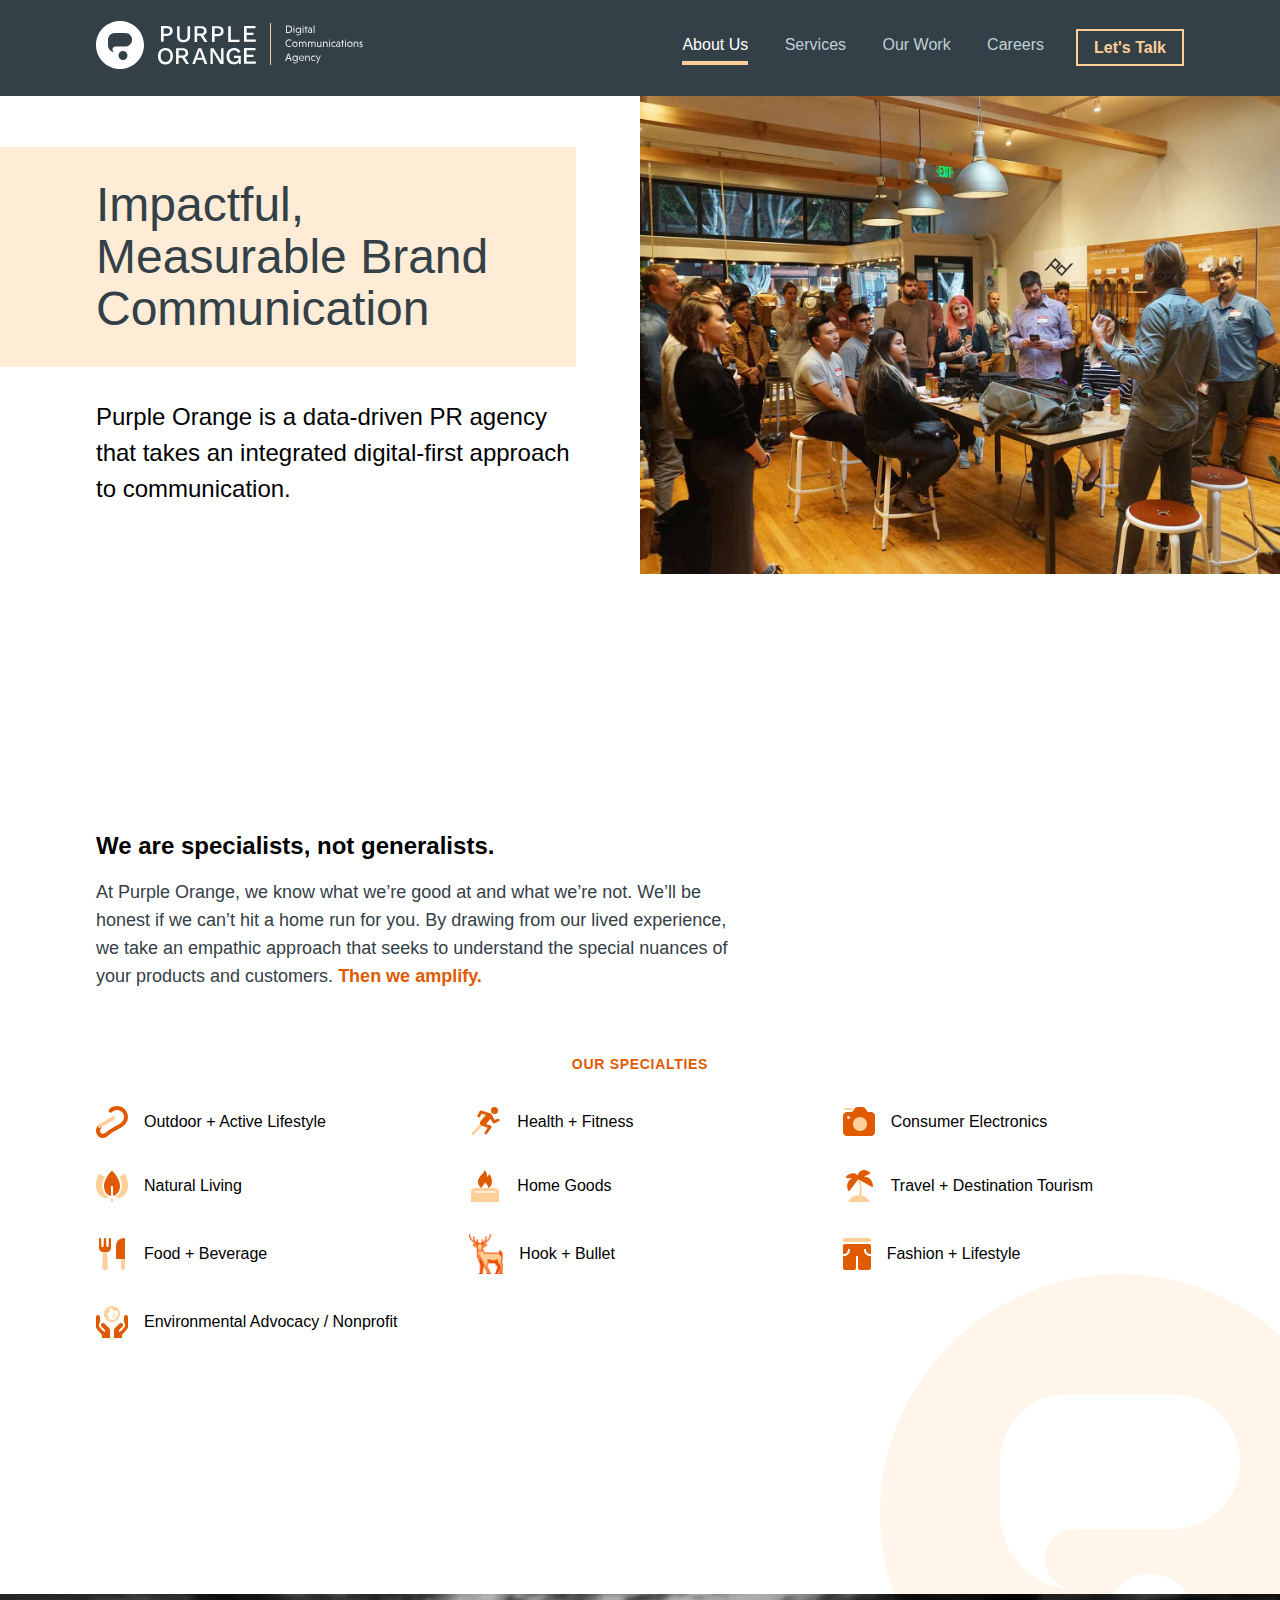
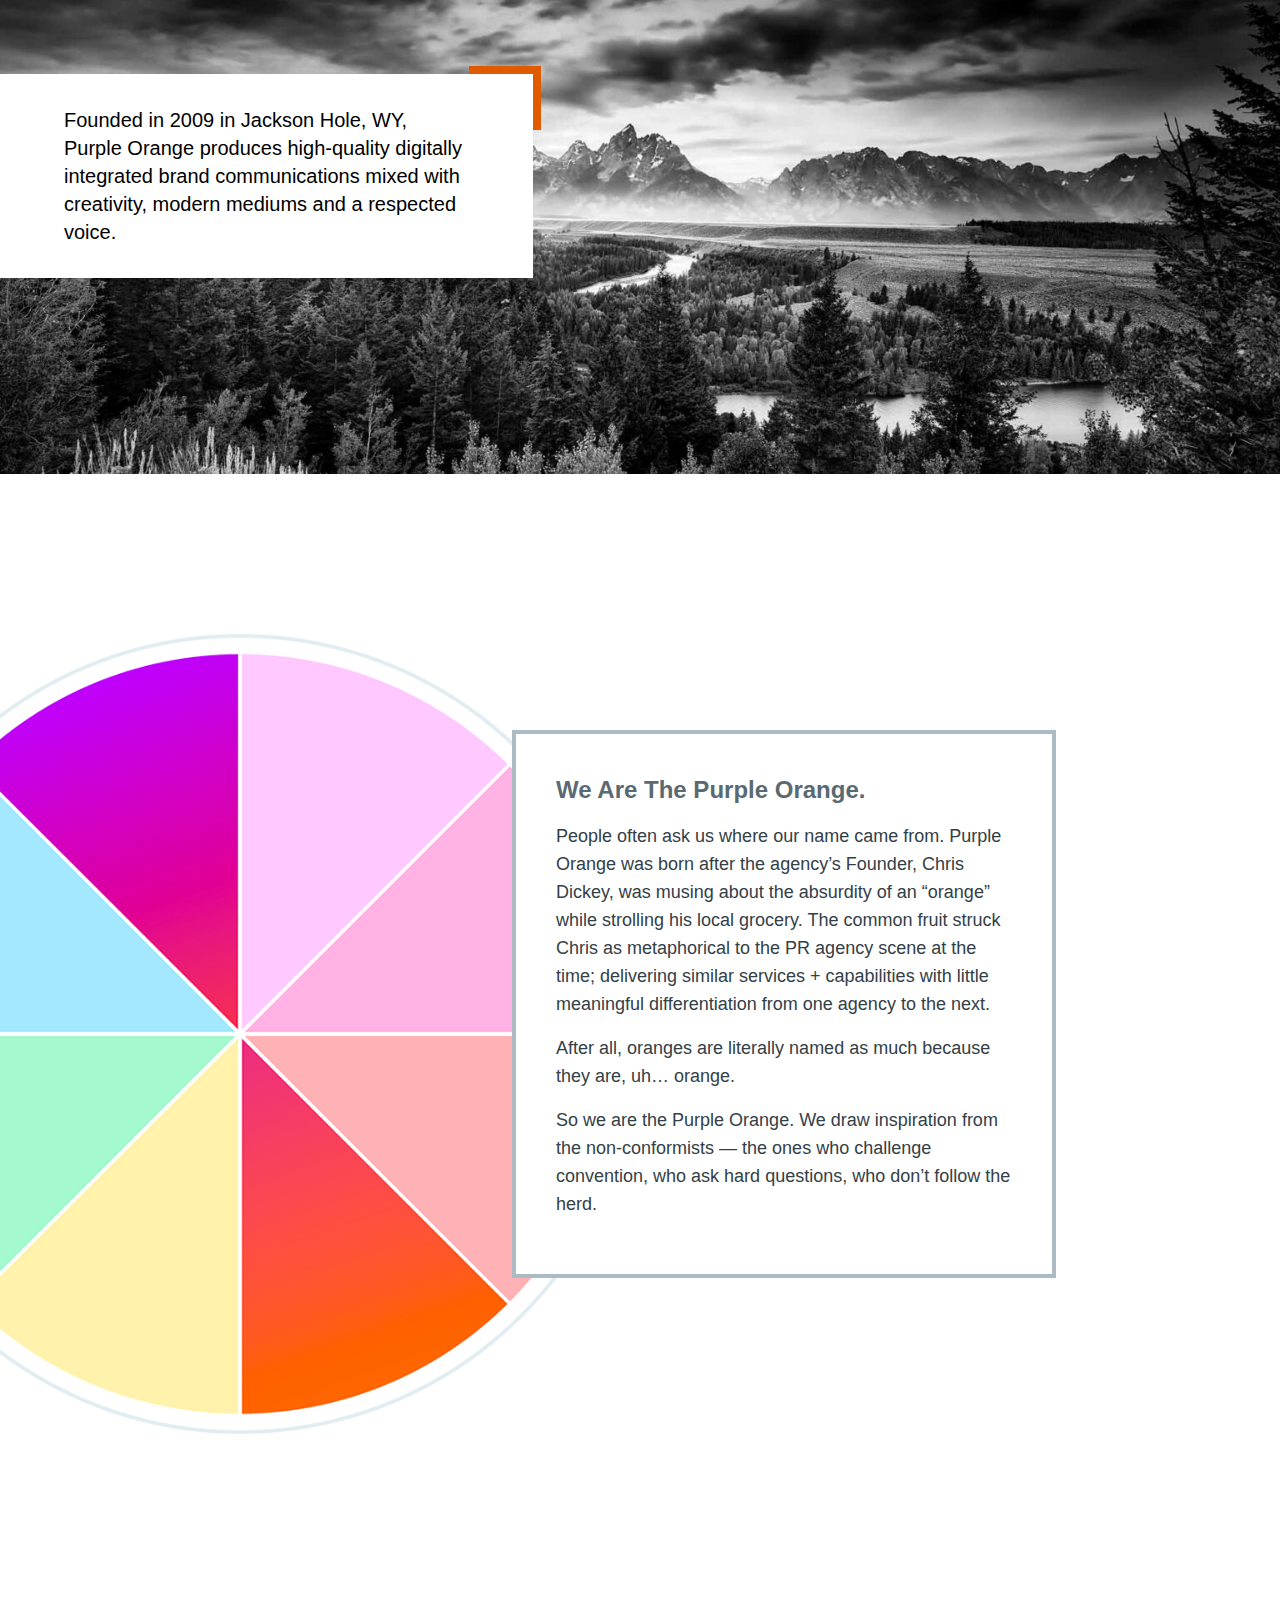
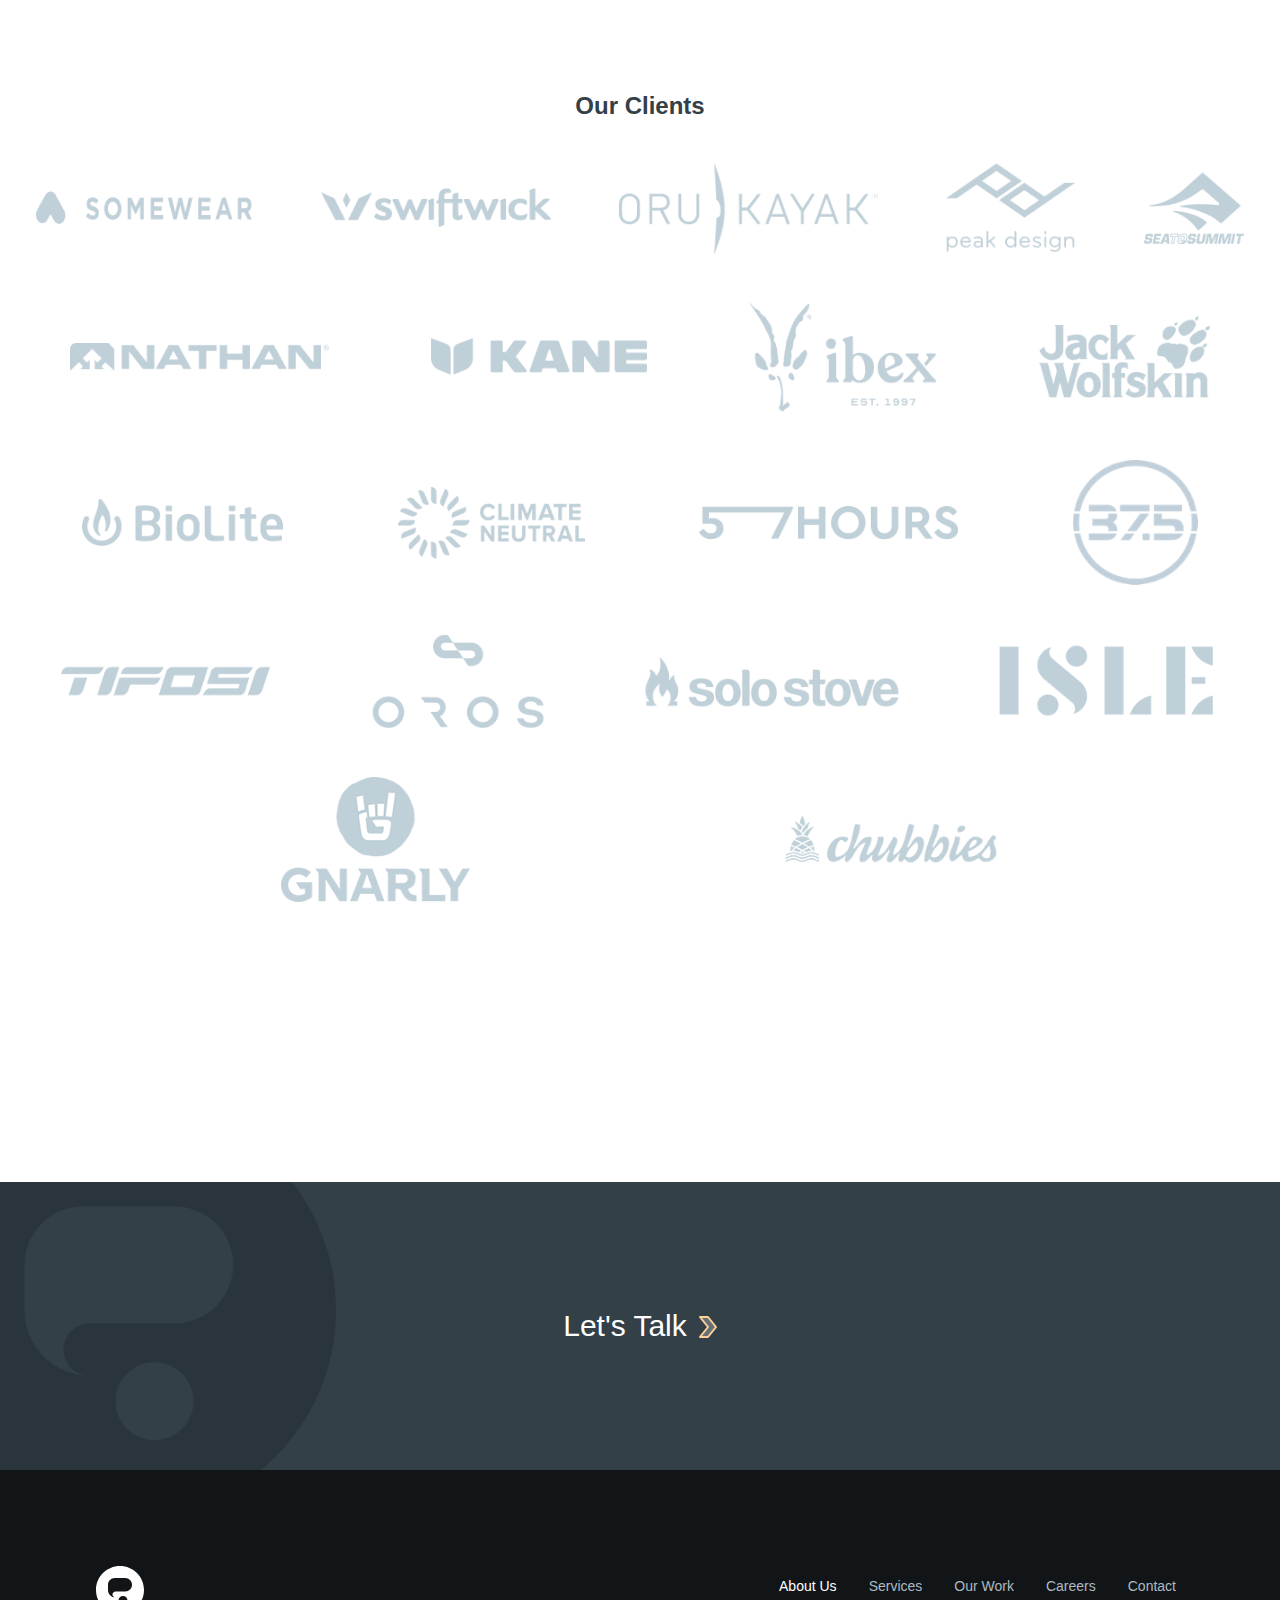
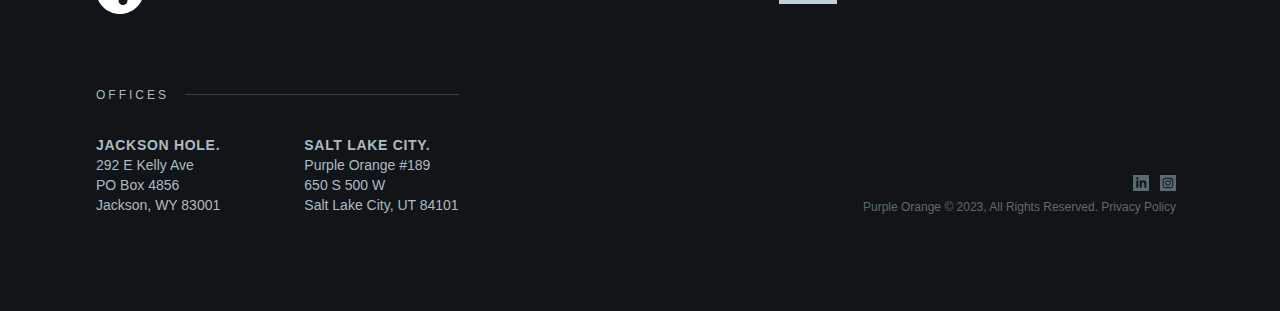
<file: about/index.htm>
﻿<!doctype html>
<!--[if lt IE 11]><html class="no-js no-svg ie lt-ie11" lang="en-US"> <![endif]-->
<!--[if gt IE 11]><!-->
<html class="no-js no-svg gt-ie11" lang="en-US"> <!--<![endif]-->

<head>
    <meta charset="UTF-8">
    <meta name="description" content="Digital Communication Agency">

    <link rel="preconnect" href="https://fonts.googleapis.com">
    <link rel="preconnect" href="https://fonts.gstatic.com" crossorigin="">
    <link href="../css2?family=Outfit:wght@300;400;500;600;700&display=swap" rel="stylesheet">

    <link rel="stylesheet" href="../wp-content/themes/popr/global.css?v=2.4.3" type="text/css" media="screen">
    <meta http-equiv="Content-Type" content="text/html; charset=UTF-8">
    <meta http-equiv="X-UA-Compatible" content="IE=edge">
    <meta name="viewport" content="width=device-width,initial-scale=1,maximum-scale=1,user-scalable=no">
    <link rel="author" href="../wp-content/themes/popr/humans.txt">
    <link rel="profile" href="http://gmpg.org/xfn/11">

    <link rel="stylesheet" href="../fvp4dif.css">
    <script defer="" src="../alpinejs%403.12.0/dist/cdn.min.js"></script>

    <link rel="stylesheet" href="../swiper%407.4.1/swiper-bundle.min.css">
    <script src="../swiper%407.4.1/swiper-bundle.min.js"></script>

    <meta name='robots' content='index, follow, max-image-preview:large, max-snippet:-1, max-video-preview:-1'>

    <!-- This site is optimized with the Yoast SEO plugin v20.4 - https://yoast.com/wordpress/plugins/seo/ -->
    <title>About Us &ndash; Purple Orange</title>
    <meta name="description" content="We connect marketing silos to achieve superior results. Modern PR requires an integrated communications approach that connects with your intended audience.">
    <link rel="canonical" href="index.htm">
    <meta property="og:locale" content="en_US">
    <meta property="og:type" content="article">
    <meta property="og:title" content="About Us &ndash; Purple Orange">
    <meta property="og:description" content="We connect marketing silos to achieve superior results. Modern PR requires an integrated communications approach that connects with your intended audience.">
    <meta property="og:url" content="https://purpleorange.agency/about/">
    <meta property="og:site_name" content="Purple Orange">
    <meta property="article:modified_time" content="2023-01-27T01:14:01+00:00">
    <meta name="twitter:card" content="summary_large_image">
    <script type="application/ld+json" class="yoast-schema-graph">
        {
            "@context": "https://schema.org",
            "@graph": [{
                "@type": "WebPage",
                "@id": "https://purpleorange.agency/about/",
                "url": "https://purpleorange.agency/about/",
                "name": "About Us &ndash; Purple Orange",
                "isPartOf": {
                    "@id": "https://purpleorange.agency/#website"
                },
                "datePublished": "2021-11-01T18:51:53+00:00",
                "dateModified": "2023-01-27T01:14:01+00:00",
                "description": "We connect marketing silos to achieve superior results. Modern PR requires an integrated communications approach that connects with your intended audience.",
                "breadcrumb": {
                    "@id": "https://purpleorange.agency/about/#breadcrumb"
                },
                "inLanguage": "en-US",
                "potentialAction": [{
                    "@type": "ReadAction",
                    "target": ["https://purpleorange.agency/about/"]
                }]
            }, {
                "@type": "BreadcrumbList",
                "@id": "https://purpleorange.agency/about/#breadcrumb",
                "itemListElement": [{
                    "@type": "ListItem",
                    "position": 1,
                    "name": "Home",
                    "item": "https://purpleorange.agency/"
                }, {
                    "@type": "ListItem",
                    "position": 2,
                    "name": "About Us"
                }]
            }, {
                "@type": "WebSite",
                "@id": "https://purpleorange.agency/#website",
                "url": "https://purpleorange.agency/",
                "name": "Purple Orange",
                "description": "Digital Communication Agency",
                "publisher": {
                    "@id": "https://purpleorange.agency/#organization"
                },
                "potentialAction": [{
                    "@type": "SearchAction",
                    "target": {
                        "@type": "EntryPoint",
                        "urlTemplate": "https://purpleorange.agency/?s={search_term_string}"
                    },
                    "query-input": "required name=search_term_string"
                }],
                "inLanguage": "en-US"
            }, {
                "@type": "Organization",
                "@id": "https://purpleorange.agency/#organization",
                "name": "Purple Orange – Digital Communications Agency",
                "url": "https://purpleorange.agency/",
                "logo": {
                    "@type": "ImageObject",
                    "inLanguage": "en-US",
                    "@id": "https://purpleorange.agency/#/schema/logo/image/",
                    "url": "https://purpleorange.agency/wp-content/uploads/2021/12/Purple-Orange-PR.png",
                    "contentUrl": "https://purpleorange.agency/wp-content/uploads/2021/12/Purple-Orange-PR.png",
                    "width": 600,
                    "height": 400,
                    "caption": "Purple Orange – Digital Communications Agency"
                },
                "image": {
                    "@id": "https://purpleorange.agency/#/schema/logo/image/"
                },
                "sameAs": ["https://www.instagram.com/purpleorangepr/", "https://www.linkedin.com/company/purple-orange-llc/"]
            }]
        }
    </script>
    <!-- / Yoast SEO plugin. -->


    <link rel='stylesheet' id='sbi_styles-css' href='../wp-content/plugins/instagram-feed-pro/css/sbi-styles.min.css?ver=6.2.2' type='text/css' media='all'>
    <link rel='stylesheet' id='wp-block-library-css' href='../wp-includes/css/dist/block-library/style.min.css?ver=6.1.1' type='text/css' media='all'>
    <link rel='stylesheet' id='classic-theme-styles-css' href='../wp-includes/css/classic-themes.min.css?ver=1' type='text/css' media='all'>
    <style id='global-styles-inline-css' type='text/css'>
        body {
            --wp--preset--color--black: #000000;
            --wp--preset--color--cyan-bluish-gray: #abb8c3;
            --wp--preset--color--white: #ffffff;
            --wp--preset--color--pale-pink: #f78da7;
            --wp--preset--color--vivid-red: #cf2e2e;
            --wp--preset--color--luminous-vivid-orange: #ff6900;
            --wp--preset--color--luminous-vivid-amber: #fcb900;
            --wp--preset--color--light-green-cyan: #7bdcb5;
            --wp--preset--color--vivid-green-cyan: #00d084;
            --wp--preset--color--pale-cyan-blue: #8ed1fc;
            --wp--preset--color--vivid-cyan-blue: #0693e3;
            --wp--preset--color--vivid-purple: #9b51e0;
            --wp--preset--gradient--vivid-cyan-blue-to-vivid-purple: linear-gradient(135deg, rgba(6, 147, 227, 1) 0%, rgb(155, 81, 224) 100%);
            --wp--preset--gradient--light-green-cyan-to-vivid-green-cyan: linear-gradient(135deg, rgb(122, 220, 180) 0%, rgb(0, 208, 130) 100%);
            --wp--preset--gradient--luminous-vivid-amber-to-luminous-vivid-orange: linear-gradient(135deg, rgba(252, 185, 0, 1) 0%, rgba(255, 105, 0, 1) 100%);
            --wp--preset--gradient--luminous-vivid-orange-to-vivid-red: linear-gradient(135deg, rgba(255, 105, 0, 1) 0%, rgb(207, 46, 46) 100%);
            --wp--preset--gradient--very-light-gray-to-cyan-bluish-gray: linear-gradient(135deg, rgb(238, 238, 238) 0%, rgb(169, 184, 195) 100%);
            --wp--preset--gradient--cool-to-warm-spectrum: linear-gradient(135deg, rgb(74, 234, 220) 0%, rgb(151, 120, 209) 20%, rgb(207, 42, 186) 40%, rgb(238, 44, 130) 60%, rgb(251, 105, 98) 80%, rgb(254, 248, 76) 100%);
            --wp--preset--gradient--blush-light-purple: linear-gradient(135deg, rgb(255, 206, 236) 0%, rgb(152, 150, 240) 100%);
            --wp--preset--gradient--blush-bordeaux: linear-gradient(135deg, rgb(254, 205, 165) 0%, rgb(254, 45, 45) 50%, rgb(107, 0, 62) 100%);
            --wp--preset--gradient--luminous-dusk: linear-gradient(135deg, rgb(255, 203, 112) 0%, rgb(199, 81, 192) 50%, rgb(65, 88, 208) 100%);
            --wp--preset--gradient--pale-ocean: linear-gradient(135deg, rgb(255, 245, 203) 0%, rgb(182, 227, 212) 50%, rgb(51, 167, 181) 100%);
            --wp--preset--gradient--electric-grass: linear-gradient(135deg, rgb(202, 248, 128) 0%, rgb(113, 206, 126) 100%);
            --wp--preset--gradient--midnight: linear-gradient(135deg, rgb(2, 3, 129) 0%, rgb(40, 116, 252) 100%);
            --wp--preset--duotone--dark-grayscale: url('#wp-duotone-dark-grayscale');
            --wp--preset--duotone--grayscale: url('#wp-duotone-grayscale');
            --wp--preset--duotone--purple-yellow: url('#wp-duotone-purple-yellow');
            --wp--preset--duotone--blue-red: url('#wp-duotone-blue-red');
            --wp--preset--duotone--midnight: url('#wp-duotone-midnight');
            --wp--preset--duotone--magenta-yellow: url('#wp-duotone-magenta-yellow');
            --wp--preset--duotone--purple-green: url('#wp-duotone-purple-green');
            --wp--preset--duotone--blue-orange: url('#wp-duotone-blue-orange');
            --wp--preset--font-size--small: 13px;
            --wp--preset--font-size--medium: 20px;
            --wp--preset--font-size--large: 36px;
            --wp--preset--font-size--x-large: 42px;
            --wp--preset--spacing--20: 0.44rem;
            --wp--preset--spacing--30: 0.67rem;
            --wp--preset--spacing--40: 1rem;
            --wp--preset--spacing--50: 1.5rem;
            --wp--preset--spacing--60: 2.25rem;
            --wp--preset--spacing--70: 3.38rem;
            --wp--preset--spacing--80: 5.06rem;
        }

        :where(.is-layout-flex) {
            gap: 0.5em;
        }

        body .is-layout-flow>.alignleft {
            float: left;
            margin-inline-start: 0;
            margin-inline-end: 2em;
        }

        body .is-layout-flow>.alignright {
            float: right;
            margin-inline-start: 2em;
            margin-inline-end: 0;
        }

        body .is-layout-flow>.aligncenter {
            margin-left: auto !important;
            margin-right: auto !important;
        }

        body .is-layout-constrained>.alignleft {
            float: left;
            margin-inline-start: 0;
            margin-inline-end: 2em;
        }

        body .is-layout-constrained>.alignright {
            float: right;
            margin-inline-start: 2em;
            margin-inline-end: 0;
        }

        body .is-layout-constrained>.aligncenter {
            margin-left: auto !important;
            margin-right: auto !important;
        }

        body .is-layout-constrained> :where(:not(.alignleft):not(.alignright):not(.alignfull)) {
            max-width: var(--wp--style--global--content-size);
            margin-left: auto !important;
            margin-right: auto !important;
        }

        body .is-layout-constrained>.alignwide {
            max-width: var(--wp--style--global--wide-size);
        }

        body .is-layout-flex {
            display: flex;
        }

        body .is-layout-flex {
            flex-wrap: wrap;
            align-items: center;
        }

        body .is-layout-flex>* {
            margin: 0;
        }

        :where(.wp-block-columns.is-layout-flex) {
            gap: 2em;
        }

        .has-black-color {
            color: var(--wp--preset--color--black) !important;
        }

        .has-cyan-bluish-gray-color {
            color: var(--wp--preset--color--cyan-bluish-gray) !important;
        }

        .has-white-color {
            color: var(--wp--preset--color--white) !important;
        }

        .has-pale-pink-color {
            color: var(--wp--preset--color--pale-pink) !important;
        }

        .has-vivid-red-color {
            color: var(--wp--preset--color--vivid-red) !important;
        }

        .has-luminous-vivid-orange-color {
            color: var(--wp--preset--color--luminous-vivid-orange) !important;
        }

        .has-luminous-vivid-amber-color {
            color: var(--wp--preset--color--luminous-vivid-amber) !important;
        }

        .has-light-green-cyan-color {
            color: var(--wp--preset--color--light-green-cyan) !important;
        }

        .has-vivid-green-cyan-color {
            color: var(--wp--preset--color--vivid-green-cyan) !important;
        }

        .has-pale-cyan-blue-color {
            color: var(--wp--preset--color--pale-cyan-blue) !important;
        }

        .has-vivid-cyan-blue-color {
            color: var(--wp--preset--color--vivid-cyan-blue) !important;
        }

        .has-vivid-purple-color {
            color: var(--wp--preset--color--vivid-purple) !important;
        }

        .has-black-background-color {
            background-color: var(--wp--preset--color--black) !important;
        }

        .has-cyan-bluish-gray-background-color {
            background-color: var(--wp--preset--color--cyan-bluish-gray) !important;
        }

        .has-white-background-color {
            background-color: var(--wp--preset--color--white) !important;
        }

        .has-pale-pink-background-color {
            background-color: var(--wp--preset--color--pale-pink) !important;
        }

        .has-vivid-red-background-color {
            background-color: var(--wp--preset--color--vivid-red) !important;
        }

        .has-luminous-vivid-orange-background-color {
            background-color: var(--wp--preset--color--luminous-vivid-orange) !important;
        }

        .has-luminous-vivid-amber-background-color {
            background-color: var(--wp--preset--color--luminous-vivid-amber) !important;
        }

        .has-light-green-cyan-background-color {
            background-color: var(--wp--preset--color--light-green-cyan) !important;
        }

        .has-vivid-green-cyan-background-color {
            background-color: var(--wp--preset--color--vivid-green-cyan) !important;
        }

        .has-pale-cyan-blue-background-color {
            background-color: var(--wp--preset--color--pale-cyan-blue) !important;
        }

        .has-vivid-cyan-blue-background-color {
            background-color: var(--wp--preset--color--vivid-cyan-blue) !important;
        }

        .has-vivid-purple-background-color {
            background-color: var(--wp--preset--color--vivid-purple) !important;
        }

        .has-black-border-color {
            border-color: var(--wp--preset--color--black) !important;
        }

        .has-cyan-bluish-gray-border-color {
            border-color: var(--wp--preset--color--cyan-bluish-gray) !important;
        }

        .has-white-border-color {
            border-color: var(--wp--preset--color--white) !important;
        }

        .has-pale-pink-border-color {
            border-color: var(--wp--preset--color--pale-pink) !important;
        }

        .has-vivid-red-border-color {
            border-color: var(--wp--preset--color--vivid-red) !important;
        }

        .has-luminous-vivid-orange-border-color {
            border-color: var(--wp--preset--color--luminous-vivid-orange) !important;
        }

        .has-luminous-vivid-amber-border-color {
            border-color: var(--wp--preset--color--luminous-vivid-amber) !important;
        }

        .has-light-green-cyan-border-color {
            border-color: var(--wp--preset--color--light-green-cyan) !important;
        }

        .has-vivid-green-cyan-border-color {
            border-color: var(--wp--preset--color--vivid-green-cyan) !important;
        }

        .has-pale-cyan-blue-border-color {
            border-color: var(--wp--preset--color--pale-cyan-blue) !important;
        }

        .has-vivid-cyan-blue-border-color {
            border-color: var(--wp--preset--color--vivid-cyan-blue) !important;
        }

        .has-vivid-purple-border-color {
            border-color: var(--wp--preset--color--vivid-purple) !important;
        }

        .has-vivid-cyan-blue-to-vivid-purple-gradient-background {
            background: var(--wp--preset--gradient--vivid-cyan-blue-to-vivid-purple) !important;
        }

        .has-light-green-cyan-to-vivid-green-cyan-gradient-background {
            background: var(--wp--preset--gradient--light-green-cyan-to-vivid-green-cyan) !important;
        }

        .has-luminous-vivid-amber-to-luminous-vivid-orange-gradient-background {
            background: var(--wp--preset--gradient--luminous-vivid-amber-to-luminous-vivid-orange) !important;
        }

        .has-luminous-vivid-orange-to-vivid-red-gradient-background {
            background: var(--wp--preset--gradient--luminous-vivid-orange-to-vivid-red) !important;
        }

        .has-very-light-gray-to-cyan-bluish-gray-gradient-background {
            background: var(--wp--preset--gradient--very-light-gray-to-cyan-bluish-gray) !important;
        }

        .has-cool-to-warm-spectrum-gradient-background {
            background: var(--wp--preset--gradient--cool-to-warm-spectrum) !important;
        }

        .has-blush-light-purple-gradient-background {
            background: var(--wp--preset--gradient--blush-light-purple) !important;
        }

        .has-blush-bordeaux-gradient-background {
            background: var(--wp--preset--gradient--blush-bordeaux) !important;
        }

        .has-luminous-dusk-gradient-background {
            background: var(--wp--preset--gradient--luminous-dusk) !important;
        }

        .has-pale-ocean-gradient-background {
            background: var(--wp--preset--gradient--pale-ocean) !important;
        }

        .has-electric-grass-gradient-background {
            background: var(--wp--preset--gradient--electric-grass) !important;
        }

        .has-midnight-gradient-background {
            background: var(--wp--preset--gradient--midnight) !important;
        }

        .has-small-font-size {
            font-size: var(--wp--preset--font-size--small) !important;
        }

        .has-medium-font-size {
            font-size: var(--wp--preset--font-size--medium) !important;
        }

        .has-large-font-size {
            font-size: var(--wp--preset--font-size--large) !important;
        }

        .has-x-large-font-size {
            font-size: var(--wp--preset--font-size--x-large) !important;
        }

        .wp-block-navigation a:where(:not(.wp-element-button)) {
            color: inherit;
        }

        :where(.wp-block-columns.is-layout-flex) {
            gap: 2em;
        }

        .wp-block-pullquote {
            font-size: 1.5em;
            line-height: 1.6;
        }
    </style>
    <script type='text/javascript' src='../wp-includes/js/jquery/jquery.min.js?ver=3.6.1' id='jquery-core-js'></script>
    <script type='text/javascript' src='../wp-includes/js/jquery/jquery-migrate.min.js?ver=3.3.2' id='jquery-migrate-js'></script>
    <link rel="https://api.w.org/" href="../wp-json/index.htm">
    <link rel="alternate" type="application/json" href="../wp-json/wp/v2/pages/20">
    <link rel="EditURI" type="application/rsd+xml" title="RSD" href="../xmlrpc.php?rsd">
    <link rel="wlwmanifest" type="application/wlwmanifest+xml" href="../wp-includes/wlwmanifest.xml">
    <link rel='shortlink' href='../index.htm?p=20'>
    <link rel="alternate" type="application/json+oembed" href="../wp-json/oembed/1.0/embed-2?url=https%3A%2F%2Fpurpleorange.agency%2Fabout%2F">
    <link rel="alternate" type="text/xml+oembed" href="../wp-json/oembed/1.0/embed-3?url=https%3A%2F%2Fpurpleorange.agency%2Fabout%2F&#038;format=xml">
    <link rel="icon" href="../wp-content/uploads/2021/11/cropped-favicon-32x32.png" sizes="32x32">
    <link rel="icon" href="../wp-content/uploads/2021/11/cropped-favicon-192x192.png" sizes="192x192">
    <link rel="apple-touch-icon" href="../wp-content/uploads/2021/11/cropped-favicon-180x180.png">
    <meta name="msapplication-TileImage" content="https://purpleorange.agency/wp-content/uploads/2021/11/cropped-favicon-270x270.png">

</head>


<body class="page-template-default page page-id-20" x-data="{ open: false }" :class="{ 'overflow-y-hidden': open }">
    <a class="sr-only skip-link" href="#content">Skip to content</a>


    <header id="header-site" class="relative z-40 font-bold bg-gray text-offwhite">

        <div class="container flex items-center justify-between w-full h-24">
            <div class="z-50 flex items-center h-full logo">
                <h1 class="sr-only">
                    <a href="../index.htm" rel="home">Purple Orange</a>
                </h1>
                <a href="../index.htm" rel="home" title="Purple Orange">
                    <span class="md:hidden">
                        <?xml version="1.0" encoding="UTF-8"?>
                        <svg width="160px" height="48px" viewbox="0 0 160 48" version="1.1" xmlns="http://www.w3.org/2000/svg" xmlns:xlink="http://www.w3.org/1999/xlink">
                            <title>Purple Orange Logo + Wordmark</title>
                            <g id="Purple-Orange-Logo-/-48px-/-Logo-+-Wordmark-/-Black" stroke="none" stroke-width="1" fill="none" fill-rule="evenodd">
                                <path d="M105.0544,5.16 L105.38896,5.16565333 C106.928587,5.21841778 108.165067,5.64053333 109.0984,6.432 C110.0984,7.28 110.5984,8.424 110.5984,9.864 C110.5984,11.352 110.0984,12.5 109.0984,13.308 L108.89376,13.4642133 C108.40544,13.8161422 107.841333,14.0800889 107.20144,14.2560533 L107.1614,14.267 L111.5344,21 L108.5824,21 L104.5484,14.664 L101.1424,14.664 L101.1424,21 L98.5984,21 L98.5984,5.16 L105.0544,5.16 Z M104.8624,7.344 L101.1424,7.344 L101.1424,12.528 L104.8624,12.528 C105.9024,12.528 106.6744,12.316 107.1784,11.892 C107.6824,11.468 107.9344,10.816 107.9344,9.936 C107.9344,9.072 107.6824,8.424 107.1784,7.992 C106.6744,7.56 105.9024,7.344 104.8624,7.344 Z" id="Combined-Shape" fill="#FFFFFF" fill-rule="nonzero"></path>
                                <path d="M122.1296,5.16 L122.46572,5.166 C123.46004,5.202 124.328,5.4 125.0696,5.76 C125.8936,6.16 126.5376,6.728 127.0016,7.464 C127.4656,8.2 127.6976,9.088 127.6976,10.128 C127.6976,11.152 127.4656,12.036 127.0016,12.78 C126.5376,13.524 125.8936,14.096 125.0696,14.496 C124.2456,14.896 123.2656,15.096 122.1296,15.096 L118.6016,15.096 L118.6016,21 L116.0336,21 L116.0336,5.16 L122.1296,5.16 Z M121.7216,7.344 L118.6016,7.344 L118.6016,12.888 L121.7216,12.888 C122.8576,12.888 123.6936,12.652 124.2296,12.18 C124.7656,11.708 125.0336,11.024 125.0336,10.128 C125.0336,9.216 124.7656,8.524 124.2296,8.052 C123.6936,7.58 122.8576,7.344 121.7216,7.344 Z" id="Combined-Shape" fill="#FFFFFF" fill-rule="nonzero"></path>
                                <path d="M69.464,27 C71,27 72.328,27.328 73.448,27.984 C74.568,28.64 75.432,29.576 76.04,30.792 C76.648,32.008 76.952,33.464 76.952,35.16 C76.952,36.856 76.648,38.312 76.04,39.528 C75.432,40.744 74.568,41.68 73.448,42.336 C72.328,42.992 71,43.32 69.464,43.32 C67.944,43.32 66.624,42.992 65.504,42.336 C64.384,41.68 63.52,40.744 62.912,39.528 C62.304,38.312 62,36.856 62,35.16 C62,33.464 62.304,32.008 62.912,30.792 C63.52,29.576 64.384,28.64 65.504,27.984 C66.624,27.328 67.944,27 69.464,27 Z M69.464,29.232 C68.472,29.232 67.62,29.464 66.908,29.928 C66.196,30.392 65.648,31.064 65.264,31.944 C64.88,32.824 64.688,33.896 64.688,35.16 C64.688,36.408 64.88,37.476 65.264,38.364 C65.648,39.252 66.196,39.928 66.908,40.392 C67.62,40.856 68.472,41.088 69.464,41.088 C70.472,41.088 71.332,40.856 72.044,40.392 C72.756,39.928 73.304,39.252 73.688,38.364 C74.072,37.476 74.264,36.408 74.264,35.16 C74.264,33.896 74.072,32.824 73.688,31.944 C73.304,31.064 72.756,30.392 72.044,29.928 C71.332,29.464 70.472,29.232 69.464,29.232 Z" id="Combined-Shape" fill="#FFFFFF" fill-rule="nonzero"></path>
                                <path d="M86.5968,27.16 L86.93136,27.1656533 C88.4709867,27.2184178 89.7074667,27.6405333 90.6408,28.432 C91.6408,29.28 92.1408,30.424 92.1408,31.864 C92.1408,33.352 91.6408,34.5 90.6408,35.308 L90.43616,35.4642133 C89.94784,35.8161422 89.3837333,36.0800889 88.74384,36.2560533 L88.7028,36.267 L93.0768,43 L90.1248,43 L86.0898,36.664 L82.6848,36.664 L82.6848,43 L80.1408,43 L80.1408,27.16 L86.5968,27.16 Z M86.4048,29.344 L82.6848,29.344 L82.6848,34.528 L86.4048,34.528 C87.4448,34.528 88.2168,34.316 88.7208,33.892 C89.2248,33.468 89.4768,32.816 89.4768,31.936 C89.4768,31.072 89.2248,30.424 88.7208,29.992 C88.2168,29.56 87.4448,29.344 86.4048,29.344 Z" id="Combined-Shape" fill="#FFFFFF" fill-rule="nonzero"></path>
                                <path d="M105.3136,27.16 L111.2896,43 L108.5776,43 L107.0826,38.848 L100.4116,38.848 L98.9056,43 L96.2656,43 L102.2416,27.16 L105.3136,27.16 Z M103.7776,29.392 L103.7056,29.392 L103.0336,31.624 L101.1686,36.76 L106.3306,36.76 L104.4976,31.672 L103.7776,29.392 Z" id="Combined-Shape" fill="#FFFFFF" fill-rule="nonzero"></path>
                                <path d="M71.096,5 L71.43212,5.006 C72.42644,5.042 73.2944,5.24 74.036,5.6 C74.86,6 75.504,6.568 75.968,7.304 C76.432,8.04 76.664,8.928 76.664,9.968 C76.664,10.992 76.432,11.876 75.968,12.62 C75.504,13.364 74.86,13.936 74.036,14.336 C73.212,14.736 72.232,14.936 71.096,14.936 L67.568,14.936 L67.568,20.84 L65,20.84 L65,5 L71.096,5 Z M70.688,7.184 L67.568,7.184 L67.568,12.728 L70.688,12.728 C71.824,12.728 72.66,12.492 73.196,12.02 C73.732,11.548 74,10.864 74,9.968 C74,9.056 73.732,8.364 73.196,7.892 C72.66,7.42 71.824,7.184 70.688,7.184 Z" id="Combined-Shape" fill="#FFFFFF" fill-rule="nonzero"></path>
                                <path d="M87.6192,21.24 C89.7312,21.24 91.3392,20.712 92.4432,19.656 C93.5472,18.6 94.0992,17.024 94.0992,14.928 L94.0992,14.928 L94.0992,5.16 L91.5312,5.16 L91.5312,14.616 C91.5312,16.104 91.2112,17.208 90.5712,17.928 C89.9312,18.648 88.9472,19.008 87.6192,19.008 C86.3072,19.008 85.3312,18.648 84.6912,17.928 C84.0512,17.208 83.7312,16.104 83.7312,14.616 L83.7312,14.616 L83.7312,5.16 L81.1632,5.16 L81.1632,14.928 C81.1632,17.024 81.7192,18.6 82.8312,19.656 C83.9432,20.712 85.5392,21.24 87.6192,21.24 Z" id="Path" fill="#FFFFFF" fill-rule="nonzero"></path>
                                <polygon id="Path" fill="#FFFFFF" fill-rule="nonzero" points="143.5008 21 143.5008 18.792 134.7648 18.792 134.7648 5.16 132.1968 5.16 132.1968 21"></polygon>
                                <polygon id="Path" fill="#FFFFFF" fill-rule="nonzero" points="159.808 20.84 159.808 18.632 150.568 18.632 150.568 13.928 157.528 13.928 157.528 11.768 150.568 11.768 150.568 7.208 159.472 7.208 159.472 5 148 5 148 20.84"></polygon>
                                <polygon id="Path" fill="#FFFFFF" fill-rule="nonzero" points="116.8304 43 116.8304 32.776 116.7344 30.208 116.7584 30.208 118.2944 33.016 124.4144 43 127.4624 43 127.4624 27.16 125.0864 27.16 125.0864 37.384 125.1824 39.976 125.1584 39.976 123.5984 37.12 117.5024 27.16 114.4784 27.16 114.4784 43"></polygon>
                                <path d="M137.9712,43.24 C139.3152,43.24 140.4312,42.96 141.3192,42.4 C141.9112,42.0266667 142.3912,41.5537778 142.7592,40.9813333 L142.7972,40.919 L142.8912,43 L144.8112,43 L144.8112,34.84 L137.9232,34.84 L137.9232,36.928 L142.5312,36.928 L142.5312,37.384 C142.5312,38.008 142.4232,38.548 142.2072,39.004 C141.9912,39.46 141.6912,39.836 141.3072,40.132 C140.9232,40.428 140.4752,40.652 139.9632,40.804 C139.4512,40.956 138.8992,41.032 138.3072,41.032 C137.2192,41.032 136.3032,40.8 135.5592,40.336 C134.8152,39.872 134.2592,39.196 133.8912,38.308 C133.5232,37.42 133.3392,36.344 133.3392,35.08 C133.3392,33.832 133.5472,32.764 133.9632,31.876 C134.3792,30.988 134.9592,30.312 135.7032,29.848 C136.4472,29.384 137.3152,29.152 138.3072,29.152 C139.2992,29.152 140.1432,29.372 140.8392,29.812 C141.5352,30.252 142.0352,30.912 142.3392,31.792 L142.3392,31.792 L144.7152,30.664 C144.1072,29.384 143.2952,28.44 142.2792,27.832 C141.2632,27.224 139.9312,26.92 138.2832,26.92 C136.7792,26.92 135.4472,27.252 134.2872,27.916 C133.1272,28.58 132.2312,29.52 131.5992,30.736 C130.9672,31.952 130.6512,33.4 130.6512,35.08 C130.6512,36.792 130.9552,38.252 131.5632,39.46 C132.1712,40.668 133.0192,41.6 134.1072,42.256 C135.1952,42.912 136.4832,43.24 137.9712,43.24 Z" id="Path" fill="#FFFFFF" fill-rule="nonzero"></path>
                                <polygon id="Path" fill="#FFFFFF" fill-rule="nonzero" points="159.808 42.84 159.808 40.632 150.568 40.632 150.568 35.928 157.528 35.928 157.528 33.768 150.568 33.768 150.568 29.208 159.472 29.208 159.472 27 148 27 148 42.84"></polygon>
                                <g id="Purple-Orange-Logo-/-48px-/-Logo" fill="#FFFFFF">
                                    <path d="M24,0 C37.254834,0 48,10.745166 48,24 C48,37.254834 37.254834,48 24,48 C10.745166,48 0,37.254834 0,24 C0,10.745166 10.745166,0 24,0 Z M27,30 C24.5147186,30 22.5,32.0147186 22.5,34.5 C22.5,36.9852814 24.5147186,39 27,39 C29.4852814,39 31.5,36.9852814 31.5,34.5 C31.5,32.0147186 29.4852814,30 27,30 Z M29.25,12 L18.75,12 C15.0220779,12 12,15.0220779 12,18.75 L12,24 C12,28.1421356 15.3578644,31.5 19.5,31.5 C17.8431458,31.5 16.5,30.1568542 16.5,28.5 C16.5,26.8431458 17.8431458,25.5 19.5,25.5 L29.25,25.5 C32.9779221,25.5 36,22.4779221 36,18.75 C36,15.0220779 32.9779221,12 29.25,12 Z" id="Combined-Shape"></path>
                                </g>
                            </g>
                        </svg>
                    </span>
                    <span class="hidden md:inline-block">
                        <svg width="279px" height="48px" version="1.1" id="Layer_1" xmlns="http://www.w3.org/2000/svg" xmlns:xlink="http://www.w3.org/1999/xlink" x="0px" y="0px" viewbox="0 0 279 48" style="enable-background:new 0 0 279 48;" xml:space="preserve">
                            <style type="text/css">
                                .st0 {
                                    fill: #FFFFFF;
                                }

                                .st1 {
                                    fill-rule: evenodd;
                                    clip-rule: evenodd;
                                    fill: #FFFFFF;
                                }

                                .st2 {
                                    fill: none;
                                    stroke: #FFCF99;
                                    stroke-linecap: round;
                                }

                                .st3 {
                                    enable-background: new;
                                }

                                .st4 {
                                    fill: #E4EDF1;
                                }
                            </style>
                            <g id="Symbols">
                                <g id="Comps-Elements-_-Navigation-_-Navbar-_-Desktop-_-White">
                                    <g id="Group">
                                        <g id="Purple-Orange-Logo-_-48px-_-Logo">
                                            <path id="Combined-Shape" class="st0" d="M105.1,5.2h0.3c1.3,0,2.7,0.4,3.7,1.3c1,0.9,1.6,2.1,1.5,3.4c0.1,1.3-0.5,2.6-1.5,3.4
					l0,0l-0.2,0.1c-0.5,0.4-1.1,0.6-1.7,0.8l0,0l4.3,6.8h-3l-4-6.3h-3.4V21h-2.5V5.2H105.1z M104.9,7.3h-3.7v5.2h3.7
					c0.8,0.1,1.6-0.2,2.3-0.6c0.5-0.5,0.8-1.3,0.8-2c0-0.7-0.2-1.4-0.8-1.9C106.5,7.5,105.7,7.3,104.9,7.3L104.9,7.3z"></path>
                                            <path id="Combined-Shape-2" class="st0" d="M122.1,5.2h0.3c0.9,0,1.8,0.2,2.6,0.6c0.8,0.4,1.5,1,1.9,1.7
					c0.5,0.8,0.7,1.7,0.7,2.7c0,0.9-0.2,1.9-0.7,2.7c-0.5,0.7-1.1,1.3-1.9,1.7c-0.9,0.4-1.9,0.6-2.9,0.6h-3.5V21H116V5.2H122.1z
					 M121.7,7.3h-3.1v5.6h3.1c0.9,0.1,1.8-0.2,2.5-0.7c0.5-0.5,0.8-1.2,0.8-2c0.1-0.8-0.2-1.5-0.8-2.1
					C123.5,7.6,122.6,7.3,121.7,7.3L121.7,7.3z"></path>
                                            <path id="Combined-Shape-3" class="st0" d="M69.5,27c1.4,0,2.8,0.3,4,1c1.1,0.7,2,1.6,2.5,2.8c0.7,1.4,1,2.9,1,4.4
					c0,1.5-0.3,3-1,4.4c-0.6,1.2-1.5,2.1-2.6,2.8c-2.5,1.3-5.5,1.3-8,0c-1.1-0.7-2-1.6-2.6-2.8c-0.6-1.4-0.9-2.9-0.8-4.4
					c0-1.5,0.3-3,0.9-4.4c0.6-1.2,1.5-2.1,2.6-2.8C66.7,27.3,68.1,27,69.5,27z M69.5,29.2c-1.8-0.1-3.5,1-4.2,2.7
					c-0.4,1-0.6,2.1-0.6,3.2c0,1.1,0.2,2.2,0.6,3.2c0.7,1.7,2.4,2.8,4.2,2.7c0.9,0,1.8-0.2,2.6-0.7c0.7-0.5,1.3-1.2,1.7-2
					c0.4-1,0.6-2.1,0.6-3.2c0-1.1-0.2-2.2-0.6-3.2c-0.3-0.8-0.9-1.5-1.7-2C71.3,29.5,70.4,29.2,69.5,29.2z"></path>
                                            <path id="Combined-Shape-4" class="st0" d="M86.6,27.2h0.3c1.3,0,2.7,0.4,3.7,1.3c1,0.9,1.6,2.1,1.5,3.4
					c0.1,1.3-0.5,2.6-1.5,3.4l0,0l-0.2,0.2c-0.5,0.4-1.1,0.6-1.7,0.8l0,0l4.3,6.8h-3l-4-6.3h-3.4V43h-2.5V27.2H86.6z M86.4,29.3
					h-3.7v5.2h3.7c0.8,0.1,1.6-0.2,2.3-0.6c0.5-0.5,0.8-1.2,0.8-2c0.1-0.7-0.2-1.5-0.8-2C88,29.5,87.2,29.2,86.4,29.3L86.4,29.3z"></path>
                                            <path id="Combined-Shape-5" class="st0" d="M105.3,27.2l6,15.8h-2.7l-1.5-4.2h-6.7L98.9,43h-2.6l6-15.8H105.3z M103.8,29.4
					L103.8,29.4l-0.8,2.2l-1.9,5.1h5.2l-1.8-5.1L103.8,29.4z"></path>
                                            <path id="Combined-Shape-6" class="st0" d="M71.1,5h0.3c0.9,0,1.8,0.2,2.6,0.6c0.8,0.4,1.5,1,2,1.7c0.5,0.8,0.7,1.8,0.7,2.7
					c0,0.9-0.2,1.8-0.7,2.6c-0.5,0.8-1.2,1.4-2,1.7c-0.9,0.4-1.9,0.6-2.9,0.6h-3.5v5.9H65V5H71.1z M70.7,7.2h-3.1v5.6h3.1
					c0.9,0.1,1.8-0.2,2.5-0.7c0.5-0.5,0.8-1.2,0.8-2c0.1-0.8-0.2-1.5-0.8-2.1C72.5,7.4,71.6,7.1,70.7,7.2L70.7,7.2z"></path>
                                            <path id="Path" class="st0" d="M87.6,21.2c1.8,0.1,3.5-0.4,4.8-1.6c1.2-1.3,1.8-3,1.7-4.7l0,0V5.2h-2.6v9.5
					c0.1,1.2-0.3,2.4-1,3.3c-1.7,1.4-4.2,1.4-5.9,0c-0.7-0.9-1.1-2.1-1-3.3l0,0V5.2h-2.5v9.8c-0.1,1.7,0.5,3.5,1.7,4.7
					C84.2,20.8,85.9,21.4,87.6,21.2z"></path>
                                            <polygon id="Path-2" class="st0" points="143.5,21 143.5,18.8 134.8,18.8 134.8,5.2 132.2,5.2 132.2,21 				"></polygon>
                                            <polygon id="Path-3" class="st0" points="159.8,20.8 159.8,18.6 150.6,18.6 150.6,13.9 157.5,13.9 157.5,11.8 150.6,11.8 
					150.6,7.2 159.5,7.2 159.5,5 148,5 148,20.8 				"></polygon>
                                            <polygon id="Path-4" class="st0" points="116.8,43 116.8,32.8 116.7,30.2 116.8,30.2 118.3,33 124.4,43 127.5,43 127.5,27.2 
					125.1,27.2 125.1,37.4 125.2,40 125.2,40 123.6,37.1 117.5,27.2 114.5,27.2 114.5,43 				"></polygon>
                                            <path id="Path-5" class="st0" d="M138,43.2c1.2,0,2.3-0.2,3.4-0.8c0.6-0.4,1-0.8,1.4-1.4v-0.1l0.1,2.1h1.9v-8.2h-6.9v2.1h4.6
					v0.5c0,0.6-0.1,1.1-0.3,1.6c-0.2,0.4-0.5,0.8-0.9,1.1c-0.4,0.3-0.9,0.5-1.4,0.7c-0.5,0.2-1.1,0.2-1.6,0.2c-1,0-1.9-0.2-2.8-0.7
					c-0.8-0.5-1.3-1.2-1.7-2c-0.4-1-0.6-2.1-0.6-3.2c0-1.1,0.2-2.2,0.6-3.2c0.4-0.8,1-1.5,1.7-2c0.8-0.5,1.7-0.7,2.6-0.7
					c0.9,0,1.8,0.2,2.5,0.7c0.7,0.5,1.3,1.2,1.5,2l0,0l2.4-1.1c-0.5-1.2-1.4-2.2-2.4-2.8c-1.2-0.7-2.6-1-4-0.9c-1.4,0-2.8,0.3-4,1
					c-1.2,0.7-2.1,1.6-2.7,2.8c-0.7,1.3-1,2.8-0.9,4.3c0,1.5,0.3,3,0.9,4.4c0.6,1.2,1.4,2.1,2.6,2.8C135.3,43,136.6,43.3,138,43.2z"></path>
                                            <polygon id="Path-6" class="st0" points="159.8,42.8 159.8,40.6 150.6,40.6 150.6,35.9 157.5,35.9 157.5,33.8 150.6,33.8 
					150.6,29.2 159.5,29.2 159.5,27 148,27 148,42.8 				"></polygon>
                                            <g id="Combined-Shape-7">
                                                <path class="st1" d="M24,0c13.3,0,24,10.7,24,24S37.3,48,24,48S0,37.3,0,24S10.7,0,24,0z M27,30c-2.5,0-4.5,2-4.5,4.5
						s2,4.5,4.5,4.5s4.5-2,4.5-4.5C31.5,32,29.5,30,27,30C27,30,27,30,27,30z M29.2,12H18.8C15,12,12,15,12,18.8l0,0V24
						c0,4.1,3.4,7.5,7.5,7.5c-1.7,0-3-1.3-3-3s1.3-3,3-3h9.8c3.7,0,6.8-3,6.8-6.8S33,12,29.2,12z"></path>
                                            </g>
                                        </g>
                                        <line id="Line" class="st2" x1="174.5" y1="2.5" x2="174.5" y2="43.5"></line>
                                        <g id="Digital-Communicatio">
                                            <g class="st3">
                                                <path class="st4" d="M190,4.5h2.6c2.2,0,3.7,1.6,3.7,3.7s-1.4,3.7-3.7,3.7H190V4.5z M190.9,5.4v5.7h1.7c1.7,0,2.7-1.2,2.7-2.8
						c0-1.6-1-2.8-2.7-2.8H190.9z"></path>
                                            </g>
                                            <g class="st3">
                                                <path class="st4" d="M197.9,4.4c0.4,0,0.6,0.3,0.6,0.6s-0.3,0.6-0.6,0.6c-0.3,0-0.6-0.3-0.6-0.6S197.6,4.4,197.9,4.4z
						 M198.4,12h-0.9V6.6h0.9V12z"></path>
                                                <path class="st4" d="M205.1,6.6v5c0,1.7-1.1,2.8-2.8,2.8c-0.8,0-1.5-0.2-1.9-0.5v-1c0.4,0.3,1.2,0.6,1.9,0.6
						c1.1,0,1.9-0.7,1.9-1.8v-0.9c-0.4,0.7-1.1,1.1-2,1.1c-1.5,0-2.6-1.2-2.6-2.7c0-1.5,1.1-2.7,2.6-2.7c0.9,0,1.6,0.5,2,1.2V6.6
						H205.1z M202.3,7.4c-1,0-1.8,0.8-1.8,1.8c0,1,0.8,1.8,1.8,1.8c1,0,1.8-0.8,1.8-1.8C204.1,8.2,203.4,7.4,202.3,7.4z"></path>
                                                <path class="st4" d="M207.1,4.4c0.4,0,0.6,0.3,0.6,0.6s-0.3,0.6-0.6,0.6c-0.3,0-0.6-0.3-0.6-0.6S206.7,4.4,207.1,4.4z
						 M207.5,12h-0.9V6.6h0.9V12z"></path>
                                            </g>
                                            <g class="st3">
                                                <path class="st4" d="M209.5,12V7.4h-1V6.6h1V5.3l0.9-0.2v1.5h1.1v0.8h-1.1V12H209.5z"></path>
                                            </g>
                                            <g class="st3">
                                                <path class="st4" d="M212.5,6.9c0.4-0.2,0.9-0.4,1.5-0.4c1.2,0,2.1,0.6,2.1,2.1V12h-0.9v-0.6c-0.3,0.4-0.8,0.7-1.4,0.7
						c-1.2,0-1.9-0.8-1.9-1.8c0-1,0.8-1.8,1.9-1.8c0.6,0,1.1,0.3,1.4,0.6V8.6c0-0.9-0.6-1.2-1.2-1.2c-0.5,0-1,0.2-1.5,0.4V6.9z
						 M214,11.4c0.6,0,1.2-0.5,1.2-1.1c0-0.6-0.5-1.1-1.2-1.1c-0.6,0-1.2,0.5-1.2,1.1C212.8,10.9,213.3,11.4,214,11.4z"></path>
                                                <path class="st4" d="M218.5,12h-0.9V4.4h0.9V12z"></path>
                                            </g>
                                            <g class="st3">
                                                <path class="st4" d="M195.3,25.6c-0.6,0.3-1.2,0.5-2,0.5c-2.2,0-3.9-1.7-3.9-3.9s1.7-3.9,3.9-3.9c0.7,0,1.4,0.2,2,0.5V20
						c-0.5-0.4-1.2-0.7-2-0.7c-1.6,0-2.9,1.3-2.9,2.9c0,1.6,1.2,2.9,2.9,2.9c0.8,0,1.5-0.3,2-0.7V25.6z"></path>
                                            </g>
                                            <g class="st3">
                                                <path class="st4" d="M198.9,20.5c1.6,0,2.8,1.2,2.8,2.8c0,1.6-1.2,2.8-2.8,2.8c-1.6,0-2.8-1.2-2.8-2.8
						C196.1,21.8,197.3,20.5,198.9,20.5z M198.9,25.2c1.1,0,1.8-0.8,1.8-1.9c0-1-0.8-1.9-1.8-1.9c-1,0-1.8,0.8-1.8,1.9
						C197,24.4,197.8,25.2,198.9,25.2z"></path>
                                                <path class="st4" d="M203.8,21.4c0.3-0.5,0.8-0.8,1.5-0.8c0.8,0,1.4,0.4,1.7,1.1c0.2-0.7,0.8-1.1,1.6-1.1c1.1,0,1.9,0.8,1.9,2
						V26h-0.9v-3.2c0-0.9-0.5-1.3-1.2-1.3c-0.7,0-1.2,0.5-1.2,1.3V26h-0.9v-3.2c0-0.9-0.5-1.3-1.2-1.3c-0.7,0-1.2,0.4-1.2,1.2V26
						h-0.9v-5.4h0.9V21.4z"></path>
                                                <path class="st4" d="M212.9,21.4c0.3-0.5,0.8-0.8,1.5-0.8c0.8,0,1.4,0.4,1.7,1.1c0.2-0.7,0.8-1.1,1.6-1.1c1.1,0,1.9,0.8,1.9,2
						V26h-0.9v-3.2c0-0.9-0.5-1.3-1.2-1.3s-1.2,0.5-1.2,1.3V26h-0.9v-3.2c0-0.9-0.5-1.3-1.2-1.3c-0.7,0-1.2,0.4-1.2,1.2V26h-0.9
						v-5.4h0.9V21.4z"></path>
                                                <path class="st4" d="M224.6,25.2c-0.3,0.6-0.8,0.9-1.6,0.9c-1.2,0-2-0.9-2-2.1v-3.3h0.9v3.1c0,0.8,0.5,1.4,1.3,1.4
						c0.8,0,1.3-0.5,1.3-1.4v-3.2h0.9V26h-0.9V25.2z"></path>
                                                <path class="st4" d="M228,21.5c0.3-0.6,0.8-1,1.6-1c1.2,0,2,0.9,2,2.1V26h-0.9v-3.1c0-0.8-0.5-1.4-1.4-1.4
						c-0.8,0-1.3,0.5-1.4,1.4V26h-0.9v-5.4h0.9V21.5z"></path>
                                                <path class="st4" d="M233.5,18.4c0.4,0,0.6,0.3,0.6,0.6s-0.3,0.6-0.6,0.6c-0.3,0-0.6-0.3-0.6-0.6S233.2,18.4,233.5,18.4z
						 M234,26h-0.9v-5.4h0.9V26z"></path>
                                            </g>
                                            <g class="st3">
                                                <path class="st4" d="M239.4,25.7c-0.4,0.2-0.9,0.4-1.4,0.4c-1.6,0-2.8-1.2-2.8-2.8c0-1.6,1.2-2.8,2.8-2.8c0.5,0,1,0.1,1.4,0.4
						v1c-0.4-0.3-0.8-0.5-1.4-0.5c-1.1,0-1.9,0.8-1.9,1.9c0,1.1,0.8,1.9,1.9,1.9c0.5,0,1-0.2,1.4-0.5V25.7z"></path>
                                            </g>
                                            <g class="st3">
                                                <path class="st4" d="M240.7,20.9c0.4-0.2,0.9-0.4,1.5-0.4c1.2,0,2.1,0.6,2.1,2.1V26h-0.9v-0.6c-0.3,0.4-0.8,0.7-1.4,0.7
						c-1.2,0-1.9-0.8-1.9-1.8c0-1,0.8-1.8,1.9-1.8c0.6,0,1.1,0.3,1.4,0.6v-0.6c0-0.9-0.6-1.2-1.2-1.2c-0.5,0-1,0.2-1.5,0.4V20.9z
						 M242.2,25.4c0.6,0,1.2-0.5,1.2-1.1c0-0.6-0.5-1.1-1.2-1.1c-0.6,0-1.2,0.5-1.2,1.1C241,24.9,241.6,25.4,242.2,25.4z"></path>
                                            </g>
                                            <g class="st3">
                                                <path class="st4" d="M246.1,26v-4.6h-1v-0.8h1v-1.3l0.9-0.2v1.5h1.1v0.8h-1.1V26H246.1z"></path>
                                                <path class="st4" d="M249.5,18.4c0.4,0,0.6,0.3,0.6,0.6s-0.3,0.6-0.6,0.6c-0.3,0-0.6-0.3-0.6-0.6S249.1,18.4,249.5,18.4z
						 M249.9,26H249v-5.4h0.9V26z"></path>
                                                <path class="st4" d="M253.9,20.5c1.6,0,2.8,1.2,2.8,2.8c0,1.6-1.2,2.8-2.8,2.8c-1.6,0-2.8-1.2-2.8-2.8
						C251.1,21.8,252.3,20.5,253.9,20.5z M253.9,25.2c1.1,0,1.8-0.8,1.8-1.9c0-1-0.8-1.9-1.8-1.9c-1,0-1.8,0.8-1.8,1.9
						C252,24.4,252.8,25.2,253.9,25.2z"></path>
                                                <path class="st4" d="M258.7,21.5c0.3-0.6,0.8-1,1.6-1c1.2,0,2,0.9,2,2.1V26h-0.9v-3.1c0-0.8-0.5-1.4-1.4-1.4
						c-0.8,0-1.3,0.5-1.4,1.4V26h-0.9v-5.4h0.9V21.5z"></path>
                                                <path class="st4" d="M266.6,21.8c-0.3-0.3-0.8-0.4-1.2-0.4c-0.6,0-0.9,0.3-0.9,0.7c0,0.3,0.2,0.4,0.5,0.6l0.9,0.6
						c0.7,0.4,0.9,0.9,0.9,1.4c0,0.9-0.7,1.5-1.8,1.5c-0.5,0-1.1-0.2-1.4-0.3v-1c0.3,0.2,0.8,0.5,1.3,0.5c0.6,0,0.9-0.3,0.9-0.7
						c0-0.3-0.1-0.5-0.6-0.7l-1-0.6c-0.6-0.3-0.8-0.8-0.8-1.3c0-0.8,0.6-1.5,1.8-1.5c0.5,0,0.9,0.1,1.2,0.3V21.8z"></path>
                                            </g>
                                            <g class="st3">
                                                <path class="st4" d="M194,37.9h-3l-0.8,2.1h-1.1l2.8-7.5h1.1l2.8,7.5h-1.1L194,37.9z M191.3,37h2.4l-1.2-3.2L191.3,37z"></path>
                                            </g>
                                            <g class="st3">
                                                <path class="st4" d="M201.8,34.6v5c0,1.7-1.1,2.8-2.8,2.8c-0.8,0-1.5-0.2-1.9-0.5v-1c0.4,0.3,1.2,0.6,1.9,0.6
						c1.1,0,1.9-0.7,1.9-1.8v-0.9c-0.4,0.7-1.1,1.1-2,1.1c-1.5,0-2.6-1.2-2.6-2.7c0-1.5,1.1-2.7,2.6-2.7c0.9,0,1.6,0.5,2,1.2v-1.1
						H201.8z M199,35.4c-1,0-1.8,0.8-1.8,1.8c0,1,0.8,1.8,1.8,1.8c1,0,1.8-0.8,1.8-1.8C200.8,36.2,200.1,35.4,199,35.4z"></path>
                                                <path class="st4" d="M203.9,37.7c0.1,0.9,0.9,1.6,1.9,1.6c0.7,0,1.5-0.3,1.9-0.7v0.9c-0.5,0.3-1.2,0.6-2,0.6
						c-1.6,0-2.7-1.2-2.7-2.8c0-1.6,1.1-2.8,2.7-2.8c1.5,0,2.6,1.2,2.6,2.6c0,0.2,0,0.4,0,0.5H203.9z M203.9,36.9h3.4
						c0-1-0.8-1.6-1.7-1.6C204.7,35.3,204,36,203.9,36.9z"></path>
                                                <path class="st4" d="M210.2,35.5c0.3-0.6,0.8-1,1.6-1c1.2,0,2,0.9,2,2.1V40h-0.9v-3.1c0-0.8-0.5-1.4-1.4-1.4
						c-0.8,0-1.3,0.5-1.4,1.4V40h-0.9v-5.4h0.9V35.5z"></path>
                                                <path class="st4" d="M219.2,39.7c-0.4,0.2-0.9,0.4-1.4,0.4c-1.6,0-2.8-1.2-2.8-2.8c0-1.6,1.2-2.8,2.8-2.8c0.5,0,1,0.1,1.4,0.4
						v1c-0.4-0.3-0.8-0.5-1.4-0.5c-1.1,0-1.9,0.8-1.9,1.9c0,1.1,0.8,1.9,1.9,1.9c0.5,0,1-0.2,1.4-0.5V39.7z"></path>
                                            </g>
                                            <g class="st3">
                                                <path class="st4" d="M221.9,39.6l-2.1-5h1l1.5,3.8l1.6-3.8h1l-3.3,7.6h-1.1L221.9,39.6z"></path>
                                            </g>
                                        </g>
                                    </g>
                                </g>
                            </g>
                        </svg>

                    </span>
                </a>
            </div>

            <div class="flex items-center justify-end md:space-x-4">
                <nav id="nav-main" class="hidden nav lg:block">
                    <ul>
                        <li class="inline-block  menu-item menu-item-type-post_type menu-item-object-page current-menu-item page_item page-item-20 current_page_item menu-item-21">
                            <a target="_self" href="index.htm">About Us</a>
                        </li>
                        <li class="inline-block  menu-item menu-item-type-post_type menu-item-object-page menu-item-24">
                            <a target="_self" href="../services/index.htm">Services</a>
                        </li>
                        <li class="inline-block  menu-item menu-item-type-post_type menu-item-object-page menu-item-28">
                            <a target="_self" href="../our-work/index.htm">Our Work</a>
                        </li>
                        <li class="inline-block  menu-item menu-item-type-post_type menu-item-object-page menu-item-764">
                            <a target="_self" href="../careers/index.htm">Careers</a>
                        </li>
                    </ul>
                </nav>

                <div>
                    <a href="../contact/index.htm" class="px-4 py-2 text-xs transition duration-200 ease-in border-2 md:text-base border-tan text-tan hover:bg-tan hover:text-gray">
                        Let's Talk
                    </a>
                </div>

                <div class="z-50 text-black lg:hidden">
                    <button type="button" x-on:click="open = ! open" class="mobile-nav-toggle-btn" aria-expanded="false">

                        <span class="sr-only">Open main menu</span>
                        <svg xmlns="http://www.w3.org/2000/svg" class="w-6 h-6" fill="#000" viewbox="0 0 24 24" stroke="#C0D0D8">
                            <path stroke-width="2" d="M4 6h16M4 12h16M4 18h16"></path>
                        </svg>
                    </button>

                    <div x-show="open" x-transition="" class="absolute top-0 bottom-0 left-0 right-0 z-50 flex items-center justify-center w-screen h-screen bg-offwhite">

                        <button type="button" class="absolute top-0 right-0 p-8 font-bold" x-on:click="open = ! open">
                            <svg xmlns="http://www.w3.org/2000/svg" class="w-6 h-6" fill="none" viewbox="0 0 24 24" stroke="currentColor">
                                <path stroke-linecap="round" stroke-linejoin="round" stroke-width="2" d="M6 18L18 6M6 6l12 12"></path>
                            </svg>
                        </button>

                        <div class="relative text-center">

                            <div class="text-3xl">
                                <a class="block p-4" target="_self" href="index.htm">About Us</a>
                                <a class="block p-4" target="_self" href="../services/index.htm">Services</a>
                                <a class="block p-4" target="_self" href="../our-work/index.htm">Our Work</a>
                                <a class="block p-4" target="_self" href="../careers/index.htm">Careers</a>
                            </div>

                        </div>
                    </div>
                </div>
            </div>
        </div>

    </header>

    <main id="content" class="content-wrapper">





        <section class="lg:flex mb-block">

            <div class="relative px-4 lg:px-0 lg:flex lg:items-center lg:w-1/2">

                <div class="lg:max-w-xl lg:mr-6">
                    <div class="inline-block lg:pl-24 lg:pr-16 lg:bg-tanlight">
                        <h1 class="capitalize h1 text-gray" style="line-height: 3.25rem;">Impactful, Measurable Brand Communication</h1>
                    </div>
                    <div class="font-light lead lg:pl-24 lg:mt-8 paragraphs" style="line-height: 2.25rem;">
                        <p>Purple Orange is a data-driven PR agency that takes an integrated digital-first approach to communication.</p>

                    </div>
                </div>


            </div>

            <div class="hidden lg:block lg:w-1/2 lg:bg-lightgray lg:h-screen/2">
                <img class="h-full w-full object-cover object-center" alt="" src="../wp-content/uploads/2021/12/0_Hero_Our-Work.jpg" srcset="../wp-content/uploads/2021/12/0_Hero_Our-Work.jpg 1500w, ../wp-content/uploads/2021/12/0_Hero_Our-Work-300x224.jpg 300w, ../wp-content/uploads/2021/12/0_Hero_Our-Work-1024x765.jpg 1024w, ../wp-content/uploads/2021/12/0_Hero_Our-Work-768x573.jpg 768w" sizes="100vw">
            </div>

        </section>



        <!-- Content Blocks -->
        <!-- specialties_block -->
        <section id="block-1" class="block block-specialties_block">
            <div class="container mb-block">
                <div class="mb-10 md:mb-16 lg:w-7/12">
                    <h2 class="mb-4 font-bold h2">We are specialists, not generalists.</h2>
                    <div class="basic-html">
                        <p>At Purple Orange, we know what we’re good at and what we’re not. We’ll be honest if we can’t hit a home run for you. By drawing from our lived experience, we take an empathic approach that seeks to understand the special nuances of your products and customers. <span class="text-orange font-bold">Then we amplify.<span></span></span></p>

                    </div>
                </div>

                <div class="mb-8 text-center header-pre text-orange">
                    Our specialties
                </div>
                <div class="grid grid-cols-1 grid-rows-none gap-8 overflow-hidden md:grid-cols-2 lg:grid-cols-3">


                    <div class="flex items-center">
                        <span class="float-left pr-4">
                            <?xml version="1.0" encoding="UTF-8"?>
                            <svg width="32px" height="32px" viewbox="0 0 32 32" version="1.1" xmlns="http://www.w3.org/2000/svg" xmlns:xlink="http://www.w3.org/1999/xlink">
                                <title>Outdoor + Active Lifestyle Icon</title>
                                <g id="✅--Latest-Designs" stroke="none" stroke-width="1" fill="none" fill-rule="evenodd">
                                    <g id="[2]-About-Us---Desktop" transform="translate(-192.000000, -1372.000000)">
                                        <g id="Outdoor-+-Active-Lifestyle-Icon" transform="translate(192.000000, 1372.000000)">
                                            <rect id="Rectangle" x="0" y="0" width="32" height="32"></rect>
                                            <path d="M28.7782201,3.22540683 C33.0739606,7.52594029 33.0739606,14.4984228 28.7781959,18.7990783 C27.828599,19.7497023 26.6120662,20.6358968 24.9724945,21.6261258 L24.3232076,22.0096313 C22.9226215,22.8143933 19.2485637,24.8160296 18.7449535,25.1010127 C15.6722742,26.8397814 13.5582993,28.3015113 11.9142161,29.9474196 C11.7737174,30.0880742 11.6175158,30.2034272 11.4512607,30.2934786 C8.7026391,32.6881357 4.63378884,32.5705331 2.05175469,29.8907423 C-0.683918231,27.0516559 -0.683918231,22.4467519 2.05175469,19.6076655 C2.83362849,18.7962354 4.09995774,18.7976276 4.88018024,19.610775 C5.6193384,20.3811252 5.65704002,21.6036688 4.99415747,22.4201581 L4.87719031,22.5523327 C3.70760323,23.7661324 3.70760323,25.7322755 4.87723018,26.9461165 C5.99145583,28.102527 7.75591738,28.1362996 8.94210493,27.0507593 L9.08727766,26.9092373 C9.2953304,26.6933184 9.53768616,26.5349529 9.79605815,26.4341207 C11.50544,24.8680307 13.5510497,23.4693896 16.2540494,21.9131838 L16.9478713,21.5192355 L21.2102126,19.1685961 C21.7906392,18.8453703 22.2784966,18.5703352 22.5542208,18.4075059 C24.1255963,17.4795283 25.2136004,16.7044762 25.9497688,15.9675115 C28.6834444,13.2307236 28.6834444,8.79367508 25.949805,6.05698571 C23.2160499,3.32025832 18.7839551,3.32025832 16.0502,6.05698571 C15.2691425,6.83889239 14.0028125,6.83887796 13.2217728,6.05695349 C12.4407331,5.27502901 12.4407476,4.00729337 13.221805,3.22538669 C17.5176499,-1.0751289 24.4823551,-1.0751289 28.7782201,3.22540683 Z" id="Combined-Shape" fill="#E05A00" fill-rule="nonzero"></path>
                                            <path d="M16.6566354,10.2031061 C17.4563767,9.72892003 18.4288544,10.1133238 18.8287251,11.0616961 C19.2285957,12.0100683 18.9044365,13.1632797 18.1046952,13.6374658 L4.34336461,21.7968939 C3.54362327,22.27108 2.57114559,21.8866762 2.17127492,20.9383039 C1.77140425,19.9899317 2.09556348,18.8367203 2.89530482,18.3625342 L16.6566354,10.2031061 Z" id="Path" fill="#FFCF99" fill-rule="nonzero"></path>
                                        </g>
                                    </g>
                                </g>
                            </svg>
                        </span>

                        Outdoor + Active Lifestyle
                    </div>


                    <div class="flex items-center">
                        <span class="float-left pr-4">
                            <?xml version="1.0" encoding="UTF-8"?>
                            <svg width="32px" height="32px" viewbox="0 0 32 32" version="1.1" xmlns="http://www.w3.org/2000/svg" xmlns:xlink="http://www.w3.org/1999/xlink">
                                <title>Health + Fitness Icon</title>
                                <g id="✅--Latest-Designs" stroke="none" stroke-width="1" fill="none" fill-rule="evenodd">
                                    <g id="[2]-About-Us---Desktop" transform="translate(-562.000000, -1372.000000)">
                                        <g id="Health-+-Fitness-Icon" transform="translate(562.000000, 1372.000000)">
                                            <rect id="Rectangle" x="0" y="0" width="32" height="32"></rect>
                                            <g id="Group" transform="translate(1.886000, 1.000000)" fill-rule="nonzero">
                                                <circle id="Oval" fill="#E05A00" cx="23.614" cy="3.5" r="3.5"></circle>
                                                <path d="M0.937,27.958 C1.46117835,28.416726 2.25349474,28.3818632 2.73535641,27.8788703 L12.774,17.4 L12.774,17.4 C11.8824247,16.9469499 11.156352,16.2243762 10.699,15.335 L0.836243074,26.2154673 C0.382397357,26.7161441 0.420361444,27.4899375 0.921038236,27.9437832 C0.926317329,27.9485685 0.93163812,27.9533076 0.937,27.958 Z" id="Path" fill="#FFCF99"></path>
                                                <path d="M26.8312071,11.8662443 L23.736,13.012 L23.736,13.012 L20.757,7.593 C20.5767736,7.26621505 20.3432265,6.97183075 20.066,6.722 C19.7595725,6.45949985 19.4035266,6.26124318 19.019,6.139 L10.56,3.568 C9.85803865,3.34915061 9.1009265,3.67138905 8.772,4.329 L6.6605,8.552 C6.35149668,9.17000664 6.60199336,9.92149668 7.22,10.2305 C7.85623336,10.5486167 8.62996046,10.3353886 9.01341435,9.73626069 L10.885,6.812 L10.885,6.812 L14.953,8.079 L9.836,14.048 C9.17993989,14.8058171 8.94740205,15.8420267 9.21673235,16.8075125 C9.48606266,17.7729983 10.2214011,18.5392107 11.175,18.848 L16.742,20.748 L13.9463609,25.3519616 C13.5795797,25.9559904 13.7405371,26.7406511 14.3155,27.1515 C14.8784498,27.5537648 15.6609109,27.4235038 16.0631757,26.860554 C16.0632207,26.8604909 16.0632658,26.8604279 16.0633108,26.8603648 L20.335,20.88 L20.335,20.88 C20.6079316,20.4977057 20.6860215,20.0096338 20.5459929,19.5612672 C20.4059643,19.1129007 20.0639882,18.7560188 19.622,18.597 L15.214,17 L19.662,11.811 L21.804,15.722 C22.1914742,16.4291597 23.0686941,16.7034566 23.79,16.343 L28.0105986,14.2327007 C28.6289382,13.9235309 28.8795698,13.171636 28.5704,12.5532964 C28.5701005,12.5526974 28.5698005,12.5520986 28.5695,12.5515 C28.2492625,11.913587 27.500599,11.6184549 26.8312071,11.8662443 Z" id="Path" fill="#E05A00"></path>
                                            </g>
                                        </g>
                                    </g>
                                </g>
                            </svg>
                        </span>

                        Health + Fitness
                    </div>


                    <div class="flex items-center">
                        <span class="float-left pr-4">
                            <?xml version="1.0" encoding="UTF-8"?>
                            <svg width="32px" height="32px" viewbox="0 0 32 32" version="1.1" xmlns="http://www.w3.org/2000/svg" xmlns:xlink="http://www.w3.org/1999/xlink">
                                <title>Consumer Electronics Icon</title>
                                <g id="✅--Latest-Designs" stroke="none" stroke-width="1" fill="none" fill-rule="evenodd">
                                    <g id="[2]-About-Us---Desktop" transform="translate(-842.000000, -1372.000000)">
                                        <g id="Consumer-Electronics-Icon" transform="translate(842.000000, 1372.000000)">
                                            <rect id="Rectangle" x="0" y="0" width="32" height="32"></rect>
                                            <g id="Group" transform="translate(0.000000, 1.000000)" fill-rule="nonzero">
                                                <rect id="Rectangle" fill="#FFCF99" x="1" y="1" width="8" height="2" rx="1"></rect>
                                                <path d="M28,5 L25.6983808,5 C24.9958551,5 24.3448414,4.63140233 23.9833949,4.02899151 L22.7312102,1.94201698 C22.0083172,0.737195335 20.7062899,6.30074663e-16 19.3012385,0 L14.6987615,0 C13.2937101,3.81081744e-15 11.9916828,0.737195335 11.2687898,1.94201698 L10.0166051,4.02899151 C9.6551586,4.63140233 9.00414495,5 8.30161924,5 L4,5 L4,5 C1.790861,5 0,6.790861 0,9 L0,25 C0,27.209139 1.790861,29 4,29 L28,29 C30.209139,29 32,27.209139 32,25 L32,9 C32,6.790861 30.209139,5 28,5 Z" id="Path" fill="#E05A00"></path>
                                                <path d="M5.5,12 C4.67157288,12 4,11.3284271 4,10.5 C4,9.67157288 4.67157288,9 5.5,9 C6.32842712,9 7,9.67157288 7,10.5 C7,11.3284271 6.32842712,12 5.5,12 Z" id="Path" fill="#FFECD6"></path>
                                                <path d="M17,24 C13.1340068,24 10,20.8659932 10,17 C10,13.1340068 13.1340068,10 17,10 C20.8659932,10 24,13.1340068 24,17 C24,18.8565154 23.2625021,20.6369928 21.9497475,21.9497475 C20.6369928,23.2625021 18.8565154,24 17,24 Z" id="Path" fill="#FFCF99"></path>
                                            </g>
                                        </g>
                                    </g>
                                </g>
                            </svg>
                        </span>

                        Consumer Electronics
                    </div>


                    <div class="flex items-center">
                        <span class="float-left pr-4">
                            <?xml version="1.0" encoding="UTF-8"?>
                            <svg width="32px" height="32px" viewbox="0 0 32 32" version="1.1" xmlns="http://www.w3.org/2000/svg" xmlns:xlink="http://www.w3.org/1999/xlink">
                                <title>Natural Living Icon</title>
                                <g id="✅--Latest-Designs" stroke="none" stroke-width="1" fill="none" fill-rule="evenodd">
                                    <g id="[2]-About-Us---Desktop" transform="translate(-192.000000, -1444.000000)">
                                        <g id="Natural-Living-Icon" transform="translate(192.000000, 1444.000000)">
                                            <rect id="Rectangle" x="0" y="0" width="32" height="32"></rect>
                                            <g id="Group" transform="translate(0.000000, 1.000000)" fill-rule="nonzero">
                                                <rect id="Rectangle" fill="#FFCF99" x="15.0001761" y="27" width="1.99964771" height="4" rx="0.999823854"></rect>
                                                <path d="M29.724357,3.62149037 C29.6188612,3.37378583 29.4176956,3.17752953 29.165165,3.0759452 C28.9127748,2.97468493 28.6301635,2.97468493 28.3777733,3.0759452 C26.5836311,3.8643506 24.8637345,4.80728495 23.2381409,5.89375181 C24.834636,8.62892725 25.7244979,11.7083081 25.8295435,14.8613404 C25.8295435,20.124485 22.9739638,24.6072671 19,26.2884369 C19.1583007,26.366372 19.3145455,26.4483556 19.4800417,26.515157 C20.2870363,26.8377262 21.150125,27.0023992 22.0210759,27 C25.5787295,27 29.2525387,24.3511949 30.9702039,20.1922985 C33.8103648,13.3198463 29.8929369,4.01420192 29.724357,3.62149037 Z" id="Path" fill="#FFCF99"></path>
                                                <path d="M2.27564301,3.62149037 C2.38113876,3.37378583 2.58230442,3.17752953 2.83483502,3.0759452 C3.08722522,2.97468493 3.3698365,2.97468493 3.6222267,3.0759452 C5.41636892,3.8643506 7.13626549,4.80728495 8.76185911,5.89375181 C7.165364,8.62892725 6.27550207,11.7083081 6.17045645,14.8613404 C6.17045645,20.124485 9.02603622,24.6072671 13,26.2884369 C12.8416993,26.366372 12.6854545,26.4483556 12.5199583,26.515157 C11.7129637,26.8377262 10.849875,27.0023992 9.97892407,27 C6.42127051,27 2.74746126,24.3511949 1.02979611,20.1922985 C-1.81036476,13.3198463 2.10706307,4.01420192 2.27564301,3.62149037 Z" id="Path" fill="#FFCF99"></path>
                                                <path d="M16.707,0.293811427 C16.3165001,-0.0979371424 15.6834999,-0.0979371424 15.293,0.293811427 C15,0.592854652 8,7.69663649 8,15.052297 C8,20.1591124 11.06,24.384854 15,25 L15,16 C15,15.4477153 15.4477153,15 16,15 C16.5522847,15 17,15.4477153 17,16 L17,25 L17,25 C20.94,24.3798365 24,20.1591124 24,15.052297 C24,7.69663649 17.005,0.592854652 16.707,0.293811427 Z" id="Path" fill="#E05A00"></path>
                                            </g>
                                        </g>
                                    </g>
                                </g>
                            </svg>
                        </span>

                        Natural Living
                    </div>


                    <div class="flex items-center">
                        <span class="float-left pr-4">
                            <?xml version="1.0" encoding="UTF-8"?>
                            <svg width="32px" height="32px" viewbox="0 0 32 32" version="1.1" xmlns="http://www.w3.org/2000/svg" xmlns:xlink="http://www.w3.org/1999/xlink">
                                <title>Group 3</title>
                                <g id="✅--Latest-Designs" stroke="none" stroke-width="1" fill="none" fill-rule="evenodd">
                                    <g id="[2]-About-Us---Desktop" transform="translate(-562.000000, -1444.000000)">
                                        <g id="Group-3" transform="translate(562.000000, 1444.000000)">
                                            <g id="Home-Goods-Icon">
                                                <rect id="Rectangle" x="0" y="0" width="32" height="32"></rect>
                                                <path d="M17.9083368,7.079625 C17.9083368,7.079625 18.7334173,2.1436875 15.3627698,0 C15.3627698,1.50075 14.5603929,3.087 13.1195477,4.372875 C11.6787025,5.65875 8.97088813,8.5460625 9.00023663,11.6330625 C9.02127895,13.95 10.1780528,16.7461875 12.8216328,18 C12.9052176,16.7979542 13.461902,15.6807704 14.3660283,14.900625 C15.1323764,14.3028817 15.6295471,13.4168982 15.7454078,12.4425 C18.0224084,13.4971875 19.1786285,16.2770625 19.1786285,17.9341875 L19.1786285,17.9488125 C21.4064135,16.9119297 22.8733757,14.6933222 22.9756598,12.20625 C23.2143241,9.309375 21.6527624,5.3724375 20.2672917,4.086 C19.7441264,5.27125551 18.9322665,6.30154398 17.9083368,7.079625 Z" id="Path" fill="#E05A00" fill-rule="nonzero"></path>
                                                <path d="M6,18 L26,18 C28.209139,18 30,19.790861 30,22 L30,32 L30,32 L2,32 L2,22 C2,19.790861 3.790861,18 6,18 Z" id="Rectangle" fill="#FFCF99"></path>
                                            </g>
                                            <rect id="Rectangle" fill="#FFECD6" x="5" y="21" width="22" height="2" rx="1"></rect>
                                        </g>
                                    </g>
                                </g>
                            </svg>
                        </span>

                        Home Goods
                    </div>


                    <div class="flex items-center">
                        <span class="float-left pr-4">
                            <?xml version="1.0" encoding="UTF-8"?>
                            <svg width="32px" height="32px" viewbox="0 0 32 32" version="1.1" xmlns="http://www.w3.org/2000/svg" xmlns:xlink="http://www.w3.org/1999/xlink">
                                <title>Travel + Destination Tourism Icon</title>
                                <g id="✅--Latest-Designs" stroke="none" stroke-width="1" fill="none" fill-rule="evenodd">
                                    <g id="[2]-About-Us---Desktop" transform="translate(-842.000000, -1444.000000)">
                                        <g id="Travel-+-Destination-Tourism-Icon" transform="translate(842.000000, 1444.000000)">
                                            <rect id="Rectangle" x="0" y="0" width="32" height="32"></rect>
                                            <g id="Group" transform="translate(2.996361, 0.016399)" fill-rule="nonzero">
                                                <path d="M23.3496389,30.3836014 C21.3400081,27.7182163 18.3738622,25.9373814 15.0766389,25.4166014 C15.6866139,23.3265296 15.9986888,21.1608577 16.0036389,18.9836014 C16.0002602,17.0716006 14.7597578,11.1673998 14.2876389,9.31460136 L11.8146389,7.90160136 L11.7866389,7.93860136 C12.588072,10.2011405 13.9995851,16.5833177 14.0036389,18.9836014 C13.9988828,21.1023065 13.6752579,23.2082286 13.0436389,25.2306014 L13.0036389,25.2306014 C8.93505953,25.2194878 5.09997965,27.1296141 2.65763887,30.3836014 C2.43037564,30.686619 2.39381967,31.0920309 2.56321168,31.430815 C2.7326037,31.769599 3.07886682,31.9836014 3.45763311,31.9836014 L22.5576389,31.9836014 C22.9364109,31.9836014 23.2826741,31.769599 23.4520661,31.430815 C23.6214581,31.0920309 23.5849021,30.686619 23.3576389,30.3836014 L23.3496389,30.3836014 Z" id="Path" fill="#FFCF99"></path>
                                                <path d="M22.9766389,8.04960136 C21.4548329,7.07426128 19.7080327,6.50611221 17.9036389,6.39960136 L23.4176389,3.89360136 C23.7355937,3.74754112 23.9540821,3.44591895 23.9937542,3.09827688 C24.0334263,2.75063481 23.8885113,2.4075419 23.6116389,2.19360136 C23.4376389,2.05560136 19.2966389,-1.06739864 15.6036389,0.383601362 C13.7446389,1.11360136 12.4036389,2.83460136 11.5796389,5.48360136 C10.6653139,4.2932368 9.34064718,3.48581751 7.86363887,3.21860136 C4.02463887,2.58660136 0.450638874,6.11860136 0.300638874,6.27260136 C0.0213667127,6.54587687 -0.0731603662,6.95677908 0.058625079,7.32461741 C0.190410524,7.69245574 0.524366514,7.94984532 0.913638874,7.98360136 L6.33863887,8.47660136 C4.6185714,9.1577752 3.15410119,10.3589974 2.14963887,11.9126014 C0.828638874,14.1276014 0.800638874,16.9626014 2.06663887,20.3396014 C2.19606651,20.6829287 2.50312072,20.9278044 2.86663887,20.9776014 C2.9121089,20.9828044 2.95788807,20.9848094 3.00363887,20.9836014 C3.31839618,20.9836014 3.61478449,20.8354072 3.80363887,20.5836014 L12.2736389,9.28960136 L25.5036389,16.8516014 C25.655849,16.9386799 25.8282814,16.9842021 26.0036389,16.9836014 C26.2838828,16.9845685 26.5516726,16.8678964 26.7417892,16.6620001 C26.9319058,16.4561038 27.0269009,16.1798798 27.0036389,15.9006014 C26.7036389,12.2946014 25.3456389,9.65260136 22.9766389,8.04960136 Z" id="Path" fill="#E05A00"></path>
                                            </g>
                                        </g>
                                    </g>
                                </g>
                            </svg>
                        </span>

                        Travel + Destination Tourism
                    </div>


                    <div class="flex items-center">
                        <span class="float-left pr-4">
                            <?xml version="1.0" encoding="UTF-8"?>
                            <svg width="32px" height="32px" viewbox="0 0 32 32" version="1.1" xmlns="http://www.w3.org/2000/svg" xmlns:xlink="http://www.w3.org/1999/xlink">
                                <title>Food + Beverage Icon</title>
                                <g id="✅--Latest-Designs" stroke="none" stroke-width="1" fill="none" fill-rule="evenodd">
                                    <g id="[2]-About-Us---Desktop" transform="translate(-192.000000, -1516.000000)">
                                        <g id="Food-+-Beverage-Icon" transform="translate(192.000000, 1516.000000)">
                                            <rect id="Rectangle" x="0" y="0" width="32" height="32"></rect>
                                            <g id="Group" transform="translate(2.999981, 0.000000)" fill="#E05A00" fill-rule="nonzero">
                                                <path d="M25.0000186,0 C20.5837967,0.00495988455 17.0049785,3.58377808 17.0000186,8 L17.0000186,20 C17.0000186,20.5522847 17.4477339,21 18.0000186,21 L26.0000186,21 L26.0000186,1 C26.0000186,0.44771525 25.5523034,0 25.0000186,0 Z" id="Path"></path>
                                                <path d="M10.9750203,0.00616009239 C10.4288513,0.00652283758 9.97870282,0.434694937 9.95102186,0.980166624 L9.55002249,9.00622045 L7.45002579,9.00622045 L7.05002642,0.980166624 C7.02232577,0.434308997 6.57158353,0.00599037986 6.02502803,0.00616009239 L5.97502811,0.00616009239 C5.42885914,0.00652283758 4.97871068,0.434694937 4.95102972,0.980166624 L4.55003035,9.00622045 L2.45003364,9.00622045 L2.04903427,0.980166624 C2.02459658,0.422149056 1.55788777,-0.0135747505 0.999512903,0.000323421385 C0.441138032,0.0142215933 -0.00331596703,0.472624603 0,1.03116697 L0,10.0062272 C0,12.215381 1.79089568,14.006254 4.00003121,14.006254 L8.00002493,14.006254 C10.2091605,14.006254 12.0000186,12.215381 12.0000186,10.0062272 L12.0000186,1.03116697 C12.0000186,0.465071301 11.5411112,0.00616009239 10.9750203,0.00616009239 Z" id="Path"></path>
                                            </g>
                                            <path d="M25,21 L29,21 L29,30 C29,31.1045695 28.1045695,32 27,32 C25.8954305,32 25,31.1045695 25,30 L25,21 L25,21 Z" id="Rectangle" fill="#FFCF99"></path>
                                            <path d="M7,14 L11,14 L11.8335899,29.0046189 C11.9205315,30.5695675 10.7223702,31.908689 9.15742166,31.9956305 C9.1049983,31.998543 9.0525042,32 9,32 C7.4326383,32 6.1620406,30.7294023 6.1620406,29.1620406 C6.1620406,29.1095364 6.16349765,29.0570423 6.16641006,29.0046189 L7,14 L7,14 Z" id="Rectangle" fill="#FFCF99"></path>
                                        </g>
                                    </g>
                                </g>
                            </svg>
                        </span>

                        Food + Beverage
                    </div>


                    <div class="flex items-center">
                        <span class="float-left pr-4">
                            <?xml version="1.0" encoding="UTF-8"?>
                            <svg width="34px" height="40px" viewbox="0 0 34 40" version="1.1" xmlns="http://www.w3.org/2000/svg" xmlns:xlink="http://www.w3.org/1999/xlink">
                                <title>noun-deer</title>
                                <g id="Page-1" stroke="none" stroke-width="1" fill="none" fill-rule="evenodd">
                                    <g id="[2]-About-Us---Desktop" transform="translate(-562.000000, -1508.000000)">
                                        <image id="noun-deer" x="562" y="1508" width="33.8461538" height="40" xlink:href="[data-uri]"></image>
                                    </g>
                                </g>
                            </svg>
                        </span>

                        Hook + Bullet
                    </div>


                    <div class="flex items-center">
                        <span class="float-left pr-4">
                            <?xml version="1.0" encoding="UTF-8"?>
                            <svg width="28px" height="32px" viewbox="0 0 28 32" version="1.1" xmlns="http://www.w3.org/2000/svg" xmlns:xlink="http://www.w3.org/1999/xlink">
                                <title>Fashion + Lifestyle Icon</title>
                                <g id="✅--Latest-Designs" stroke="none" stroke-width="1" fill="none" fill-rule="evenodd">
                                    <g id="[2]-About-Us---Desktop" transform="translate(-842.000000, -1516.000000)">
                                        <g id="Fashion-+-Lifestyle-Icon" transform="translate(842.000000, 1516.000000)">
                                            <path d="M27,16 L28,16 L28,8 C28,6.8954305 27.1045695,6 26,6 L2,6 C0.8954305,6 -1.02344917e-15,6.8954305 0,8 L0,16 L0,16 L1,16 C3.2,16 5,14.2 5,12 L5,11 L7,11 L7,12 C7,15.3 4.3,18 1,18 L0,18 L0,30 C1.3527075e-16,31.1045695 0.8954305,32 2,32 L11,32 C12.1045695,32 13,31.1045695 13,30 L13,19 L13,19 C13,18.4 13.4,18 14,18 C14.6,18 15,18.4 15,19 L15,30 C15,31.1045695 15.8954305,32 17,32 L26,32 C27.1045695,32 28,31.1045695 28,30 L28,18 L28,18 L27,18 C23.7,18 21,15.3 21,12 L21,11 L23,11 L23,12 C23,14.2 24.8,16 27,16 Z" id="Path" fill="#E05A00" fill-rule="nonzero"></path>
                                            <rect id="Rectangle" fill="#FFCF99" x="0" y="0" width="28" height="4" rx="2"></rect>
                                        </g>
                                    </g>
                                </g>
                            </svg>
                        </span>

                        Fashion + Lifestyle
                    </div>


                    <div class="flex items-center">
                        <span class="float-left pr-4">
                            <?xml version="1.0" encoding="UTF-8"?>
                            <svg width="32px" height="32px" viewbox="0 0 32 32" version="1.1" xmlns="http://www.w3.org/2000/svg" xmlns:xlink="http://www.w3.org/1999/xlink">
                                <title>Environmental + Community Advocacy Icon</title>
                                <g id="✅--Latest-Designs" stroke="none" stroke-width="1" fill="none" fill-rule="evenodd">
                                    <g id="[2]-About-Us---Desktop" transform="translate(-192.000000, -1588.000000)">
                                        <g id="Environmental-+-Community-Advocacy--Icon" transform="translate(192.000000, 1588.000000)">
                                            <rect id="Rectangle" x="1.3342833e-07" y="0" width="32" height="32"></rect>
                                            <g id="Group" fill-rule="nonzero">
                                                <path d="M13.1210001,22.121 L8.5,17.5 C7.66040736,16.6989826 6.33959291,16.6989826 5.5,17.5 C5.10135984,17.8973914 4.87730077,18.4371199 4.87730077,19 C4.87730077,19.5628801 5.10135984,20.1026086 5.5,20.5 L8.94100013,23.942 C9.20095672,24.1930745 9.30521273,24.5648779 9.21369729,24.9145073 C9.12218185,25.2641368 8.84913689,25.5371817 8.49950746,25.6286972 C8.14987803,25.7202126 7.7780746,25.6159566 7.52700013,25.356 L4.08600013,21.914 C2.50957481,20.3451362 2.47141837,17.8055148 4,16.19 L4,11 C4,9.8954305 3.10456963,9 2,9 C0.895430634,9 0,9.8954305 0,11 L0,20.89 C-0.000213404986,21.6063198 0.255889445,22.2990745 0.722000133,22.843 L6,29 L6,32 L14,32 C14,32 14,24.222 14,24.211 C13.9893537,23.4266558 13.674145,22.6771833 13.1210001,22.121 Z" id="Path" fill="#E05A00"></path>
                                                <path d="M18.8790001,22.121 L23.5000001,17.5 C24.3395929,16.6989826 25.6604074,16.6989826 26.5000001,17.5 C26.8986404,17.8973914 27.1226995,18.4371199 27.1226995,19 C27.1226995,19.5628801 26.8986404,20.1026086 26.5000001,20.5 L23.0590001,23.942 C22.7990435,24.1930745 22.6947875,24.5648779 22.786303,24.9145073 C22.8778184,25.2641368 23.1508634,25.5371817 23.5004928,25.6286972 C23.8501222,25.7202126 24.2219257,25.6159566 24.4730001,25.356 L27.9140001,21.915 C29.4910732,20.3460179 29.5292343,17.8056445 28.0000001,16.19 L28.0000001,11 C28.0000001,9.8954305 28.8954306,9 30.0000001,9 C31.1045696,9 32.0000001,9.8954305 32.0000001,11 L32.0000001,20.89 C32.0002137,21.6063198 31.7441108,22.2990745 31.2780001,22.843 L26.0000001,29 L26.0000001,32 L18.0000001,32 C18.0000001,32 18.0000001,24.222 18.0000001,24.211 C18.0106465,23.4266558 18.3258553,22.6771833 18.8790001,22.121 Z" id="Path" fill="#E05A00"></path>
                                                <path d="M24.0000001,8 C24.0000001,3.581722 20.4182781,0 16.0000001,0 C11.5817221,0 8.00000013,3.581722 8.00000013,8 C8.00000013,12.418278 11.5817221,16 16.0000001,16 C20.4128076,15.9868208 23.9868209,12.4128075 24.0000001,8 Z M16.0540541,13.9998395 C14.6420333,14.0102484 13.2722779,13.5140779 12.1891892,12.5998582 C12.8119143,11.8597533 12.852838,10.7860768 12.2882883,9.999893 C11.7927928,9.29990236 11,8.59991172 11,7.99991975 C11,7.19993045 12.8828829,6.89993446 13.4774775,6.09994516 C14.1711712,5.29995586 13.4774775,3.79997592 12.7837838,2.99998662 C13.6155451,2.44631712 14.5673928,2.10328568 15.5585586,2 C15.8993756,2.54239075 16.2981598,3.04539582 16.7477477,3.49997994 C17.2432432,4.29996924 17.3423423,4.79996255 18.036036,4.79996255 C19.0350923,4.81399647 20.0324901,4.71335131 21.009009,4.49996656 C21.6475678,5.55443409 21.9901067,6.76420302 22,7.99991975 C21.9902046,11.3094811 19.3338434,13.9899552 16.0540541,13.9998395 Z" id="Shape" fill="#FFCF99"></path>
                                                <path d="M18.0016004,7.01219156 C16.9129517,7.01219156 15.9150237,7.82867255 16.0057444,8.95133392 C16.2779066,11.502837 15.5521407,12.4213781 16.5500688,12.9316788 C17.7294382,13.4419794 20.0881772,10.9925364 19.9974564,8.95133392 C19.9792844,8.38886943 19.7538348,7.86029192 19.3751948,7.4924112 C18.9965548,7.12453048 18.4988923,6.95054368 18.0016004,7.01219156 Z" id="Path" fill="#FFECD6"></path>
                                            </g>
                                        </g>
                                    </g>
                                </g>
                            </svg>
                        </span>

                        Environmental Advocacy / Nonprofit
                    </div>


                </div>
            </div>
        </section>
        <!-- End specialties_block -->
        <!-- image -->
        <section id="block-2" class="block block-image">

            <div class="relative hidden md:block" aria-hidden="true">
                <div class="watermark watermark-right">
                    <img class="w-full h-auto" src="../wp-content/themes/popr/static/png/bg-logo-tan.png" alt="Purple Orange Logo">
                </div>
            </div>

            <figure class="relative mb-block bg-lightgray">

                <div class="aspect-w-16 aspect-h-9 lg:aspect-h-6">
                    <img class="object-cover" src="../wp-content/uploads/2021/12/Hero-What-We-Do-1600x1068.jpg" srcset="../wp-content/uploads/2021/12/Hero-What-We-Do-1600x1068.jpg 1600w, ../wp-content/uploads/2021/12/Hero-What-We-Do-300x200.jpg 300w, ../wp-content/uploads/2021/12/Hero-What-We-Do-1024x684.jpg 1024w, ../wp-content/uploads/2021/12/Hero-What-We-Do-768x513.jpg 768w, ../wp-content/uploads/2021/12/Hero-What-We-Do-1536x1025.jpg 1536w, ../wp-content/uploads/2021/12/Hero-What-We-Do.jpg 2000w" sizes="100vw" alt="">
                </div>

                <figcaption class="h-auto p-8 bg-white image-inset-caption md:w-5/12 md:absolute md:top-20 md:left-0 md:pl-16">
                    <div class="text-xl font-thin">
                        <p><strong>Founded in 2009 in Jackson Hole, WY,</strong><br>
                            <span class="font-thin">Purple Orange produces high-quality digitally integrated brand communications mixed with creativity, modern mediums and a respected voice.</span>
                        </p>

                    </div>
                </figcaption>

            </figure>


        </section>
        <!-- End image -->
        <!-- about_purple_orange -->
        <section id="block-3" class="block block-about_purple_orange">

            <div class="container lg:flex mb-block">
                <div class="w-full lg:w-1/2">
                    <div class="pb-8 mx-auto lg:pb-0 lg:-ml-64 lg:-mt-24">
                        <img src="../wp-content/uploads/2023/01/color-wheel.png" srcset="../wp-content/uploads/2023/01/color-wheel.png 900w, ../wp-content/uploads/2023/01/color-wheel-300x300.png 300w, ../wp-content/uploads/2023/01/color-wheel-150x150.png 150w, ../wp-content/uploads/2023/01/color-wheel-768x768.png 768w" sizes="100vw" class="w-full h-full" alt="">
                    </div>
                </div>

                <div class="lg:w-1/2 lg:-ml-32 ">
                    <div class="p-8 bg-white border-4 border-lightblue md:p-10">
                        <h2 class="mb-4 text-xl font-bold md:text-2xl text-medblue">
                            We Are The Purple Orange.
                        </h2>
                        <div class="basic-html">
                            <p>People often ask us where our name came from. Purple Orange was born after the agency’s Founder, Chris Dickey, was musing about the absurdity of an “orange” while strolling his local grocery. The common fruit struck Chris as metaphorical to the PR agency scene at the time; delivering similar services + capabilities with little meaningful differentiation from one agency to the next. </p>
                            <p>After all, oranges are literally named as much because they are, uh… orange. </p>
                            <p>So we are the Purple Orange. We draw inspiration from the non-conformists — the ones who challenge convention, who ask hard questions, who don’t follow the herd.</p>

                        </div>
                    </div>
                </div>

            </div>

        </section>
        <!-- End about_purple_orange -->
        <!-- logos -->
        <section id="block-4" class="block block-logos">

            <div class="w-full text-center mb-block">
                <h2 class="mb-4 text-2xl font-bold text-gray">Our Clients</h2>
                <div class="flex flex-wrap items-center justify-evenly">
                    <span class="px-4 py-6 md:px-8">
                        <img src="../wp-content/uploads/2021/11/Logo-Somewear.png" onload="this.width*=0.9;this.onload=null;" alt="Client Logo">
                    </span>
                    <span class="px-4 py-6 md:px-8">
                        <img src="../wp-content/uploads/2021/11/Logo-Swiftwick.png" onload="this.width*=0.9;this.onload=null;" alt="Client Logo">
                    </span>
                    <span class="px-4 py-6 md:px-8">
                        <img src="../wp-content/uploads/2021/11/Logo-Oru-Kayak.png" onload="this.width*=0.9;this.onload=null;" alt="Client Logo">
                    </span>
                    <span class="px-4 py-6 md:px-8">
                        <img src="../wp-content/uploads/2021/11/Logo-Peak-Design.png" onload="this.width*=0.9;this.onload=null;" alt="Client Logo">
                    </span>
                    <span class="px-4 py-6 md:px-8">
                        <img src="../wp-content/uploads/2021/11/Logo-Sea-to-Summit.png" onload="this.width*=0.9;this.onload=null;" alt="Client Logo">
                    </span>
                    <span class="px-4 py-6 md:px-8">
                        <img src="../wp-content/uploads/2021/11/Logo-Nathan.png" onload="this.width*=0.9;this.onload=null;" alt="Client Logo">
                    </span>
                    <span class="px-4 py-6 md:px-8">
                        <img src="../wp-content/uploads/2021/11/Logo-Kane.png" onload="this.width*=0.9;this.onload=null;" alt="Client Logo">
                    </span>
                    <span class="px-4 py-6 md:px-8">
                        <img src="../wp-content/uploads/2021/11/Logo-Ibex.png" onload="this.width*=0.9;this.onload=null;" alt="Client Logo">
                    </span>
                    <span class="px-4 py-6 md:px-8">
                        <img src="../wp-content/uploads/2021/11/Logo-Jack-Wolfskin.png" onload="this.width*=0.9;this.onload=null;" alt="Client Logo">
                    </span>
                    <span class="px-4 py-6 md:px-8">
                        <img src="../wp-content/uploads/2021/11/Logo-Biolite.png" onload="this.width*=0.9;this.onload=null;" alt="Client Logo">
                    </span>
                    <span class="px-4 py-6 md:px-8">
                        <img src="../wp-content/uploads/2021/11/Logo-Climate-Neutral.png" onload="this.width*=0.9;this.onload=null;" alt="Client Logo">
                    </span>
                    <span class="px-4 py-6 md:px-8">
                        <img src="../wp-content/uploads/2021/11/Logo-57-Hours.png" onload="this.width*=0.9;this.onload=null;" alt="Client Logo">
                    </span>
                    <span class="px-4 py-6 md:px-8">
                        <img src="../wp-content/uploads/2022/02/37.5_Logo-web.png" onload="this.width*=0.9;this.onload=null;" alt="Client Logo">
                    </span>
                    <span class="px-4 py-6 md:px-8">
                        <img src="../wp-content/uploads/2021/12/Tifosi-Logo_web.png" onload="this.width*=0.9;this.onload=null;" alt="Client Logo">
                    </span>
                    <span class="px-4 py-6 md:px-8">
                        <img src="../wp-content/uploads/2022/05/Oros.png" onload="this.width*=0.9;this.onload=null;" alt="Client Logo">
                    </span>
                    <span class="px-4 py-6 md:px-8">
                        <img src="../wp-content/uploads/2022/05/Solo-Stove_logo.png" onload="this.width*=0.9;this.onload=null;" alt="Client Logo">
                    </span>
                    <span class="px-4 py-6 md:px-8">
                        <img src="../wp-content/uploads/2022/05/ISLE_SUP.png" onload="this.width*=0.9;this.onload=null;" alt="Client Logo">
                    </span>
                    <span class="px-4 py-6 md:px-8">
                        <img src="../wp-content/uploads/2022/05/Gnarly_Logo-1.png" onload="this.width*=0.9;this.onload=null;" alt="Client Logo">
                    </span>
                    <span class="px-4 py-6 md:px-8">
                        <img src="../wp-content/uploads/2022/07/Chubbies.png" onload="this.width*=0.9;this.onload=null;" alt="Client Logo">
                    </span>
                </div>
            </div>

        </section>
        <!-- End logos -->
        <!-- call_to_act -->
        <section id="block-5" class="block block-call_to_act">
            <div class="relative flex items-center bg-gray h-72
        call-to-act ">

                <div class="container text-3xl text-center text-white">
                    <a class="inline-block p-4 hover:text-orange" href="../contact/index.htm">
                        Let's Talk
                        <span class="inline float-right pt-2 pl-3">
                            <?xml version="1.0" encoding="UTF-8"?>
                            <svg width="18px" height="22px" viewbox="0 0 18 22" version="1.1" xmlns="http://www.w3.org/2000/svg" xmlns:xlink="http://www.w3.org/1999/xlink">
                                <title>Path</title>
                                <g id="Symbols" stroke="none" stroke-width="1" fill="none" fill-rule="evenodd" fill-opacity="0.25" stroke-linecap="round" stroke-linejoin="round">
                                    <g id="Let's-Talk-Section" transform="translate(-767.000000, -133.000000)" fill="currentColor" stroke="#FFCF99" stroke-width="2">
                                        <g id="Let's-Talk-CTA" transform="translate(653.000000, 132.000000)">
                                            <g id="Arrow-Right" transform="translate(111.000000, 0.000000)">
                                                <polygon id="Path" points="12 2 4 2 12 12 4 22 12 22 20 12"></polygon>
                                            </g>
                                        </g>
                                    </g>
                                </g>
                            </svg>
                        </span>
                    </a>
                </div>

            </div>
        </section>
        <!-- End call_to_act -->
        <!-- End Content Blocks -->


    </main>

    <footer id="footer" class="w-full bg-black text-lightblue">

        <div class="container py-12 space-y-8 md:py-24 md:space-y-12 lg:space-y-20">

            <div class="md:flex md:items-center md:justify-between md:space-x-4">

                <a href="../index.htm" class="block transition duration-200 ease-in md:inline hover:opacity-50">
                    <img class="h-12 mx-auto mb-6 wx-auto md:mb-0 md:mx-0" src="../wp-content/themes/popr/static/svg/logo-icon-purple-orange-white-48.svg" alt="Purple Orange Logo">
                </a>

                <nav id="nav-footer" class="text-center nav">
                    <ul>
                        <li class="inline-block  menu-item menu-item-type-post_type menu-item-object-page current-menu-item page_item page-item-20 current_page_item menu-item-41">
                            <a target="_self" href="index.htm">About Us</a>
                        </li>
                        <li class="inline-block  menu-item menu-item-type-post_type menu-item-object-page menu-item-40">
                            <a target="_self" href="../services/index.htm">Services</a>
                        </li>
                        <li class="inline-block  menu-item menu-item-type-post_type menu-item-object-page menu-item-39">
                            <a target="_self" href="../our-work/index.htm">Our Work</a>
                        </li>
                        <li class="inline-block  menu-item menu-item-type-post_type menu-item-object-page menu-item-44">
                            <a target="_self" href="../careers/index.htm">Careers</a>
                        </li>
                        <li class="inline-block  menu-item menu-item-type-post_type menu-item-object-page menu-item-38">
                            <a target="_self" href="../contact/index.htm">Contact</a>
                        </li>
                    </ul>
                </nav>

            </div>

            <div class="mb-4 text-lightblue md:flex md:items-end md:justify-between md:space-x-2">

                <div class="md:w-1/2 lg:w-1/3">
                    <hr class="-mb-2 text-gray" aria-hidden="true">
                    <div class="mb-8 text-xs tracking-widest uppercase">
                        <span class="items-center inline-block h-4 pr-4 bg-black">
                            Offices
                        </span>
                    </div>

                    <div class="md:flex md:justify-between md:space-x-4">
                        <address class="mb-8 not-italic leading-4 md:mb-0 md:text-left">
                            <span class="header-pre">Jackson Hole.</span> <br>
                            <span class="text-sm font-normal font-work">
                                292 E Kelly Ave<br>
                                PO Box 4856<br> Jackson, WY 83001
                            </span>
                        </address>

                        <address class="not-italic leading-4 md:text-left">
                            <span class="header-pre">Salt Lake City.</span> <br>
                            <span class="text-sm font-normal font-work">
                                Purple Orange #189<br>
                                650 S 500 W<br> Salt Lake City, UT 84101
                            </span>
                        </address>
                    </div>

                </div>

                <div class="pr-2 mt-6 text-xs font-thin text-center text-medblue md:mt-0 md:text-right">
                    <div class="pb-2 footer-social">
                        <a href="https://www.linkedin.com/company/purple-orange-llc/" target="_blank" class="inline pr-2 fill-current hover:text-white" title="LinkedIn"><svg height="24" viewbox="0 0 24 24" width="24" xmlns="http://www.w3.org/2000/svg">
                                <path d="m0 0v24h24v-24zm8 19h-3v-11h3zm-1.5-12.268c-.966 0-1.75-.79-1.75-1.764s.784-1.764 1.75-1.764 1.75.79 1.75 1.764-.783 1.764-1.75 1.764zm13.5 12.268h-3v-5.604c0-3.368-4-3.113-4 0v5.604h-3v-11h3v1.765c1.397-2.586 7-2.777 7 2.476z"></path>
                            </svg></a>
                        <a href="https://www.instagram.com/purpleorangepr/" target="_blank" class="inline fill-current hover:text-white" title="Instagram"><svg height="24" viewbox="0 0 24 24" width="24" xmlns="http://www.w3.org/2000/svg">
                                <path d="m14.667 12c0 1.473-1.194 2.667-2.667 2.667s-2.667-1.193-2.667-2.667c0-1.473 1.194-2.667 2.667-2.667s2.667 1.194 2.667 2.667zm3.846-3.232c.038.843.046 1.096.046 3.232s-.008 2.389-.046 3.233c-.1 2.15-1.109 3.181-3.279 3.279-.844.038-1.097.047-3.234.047-2.136 0-2.39-.008-3.232-.046-2.174-.099-3.181-1.132-3.279-3.279-.039-.845-.048-1.098-.048-3.234s.009-2.389.047-3.232c.099-2.152 1.109-3.181 3.279-3.279.844-.039 1.097-.047 3.233-.047s2.39.008 3.233.046c2.168.099 3.18 1.128 3.28 3.28zm-2.405 3.232c0-2.269-1.84-4.108-4.108-4.108-2.269 0-4.108 1.839-4.108 4.108s1.84 4.108 4.108 4.108c2.269 0 4.108-1.839 4.108-4.108zm1.122-4.27c0-.53-.43-.96-.96-.96s-.96.43-.96.96.43.96.96.96c.531 0 .96-.43.96-.96zm6.77-7.73v24h-24v-24zm-4 12c0-2.172-.009-2.445-.048-3.298-.131-2.902-1.745-4.52-4.653-4.653-.854-.04-1.126-.049-3.299-.049s-2.444.009-3.298.048c-2.906.133-4.52 1.745-4.654 4.653-.039.854-.048 1.127-.048 3.299 0 2.173.009 2.445.048 3.298.134 2.906 1.746 4.521 4.654 4.654.854.039 1.125.048 3.298.048s2.445-.009 3.299-.048c2.902-.133 4.522-1.745 4.653-4.654.039-.853.048-1.125.048-3.298z"></path>
                            </svg></a>
                    </div>
                    <div class="mt-2 md:mt-0">
                        Purple Orange &copy; 2023, All Rights Reserved. <a class="hover:underline" href="../privacy-policy/index.htm">Privacy Policy</a>
                    </div>
                </div>

            </div>

        </div>

    </footer>
    <!-- Custom Feeds for Instagram JS -->
    <script type="text/javascript">
        var sbiajaxurl = "https://purpleorange.agency/wp-admin/admin-ajax.php";
    </script>
    <script type='text/javascript' src='../wp-content/themes/popr/static/site.js?ver=1.1' id='sitejs-js'></script>


</body>

</html>
</file>
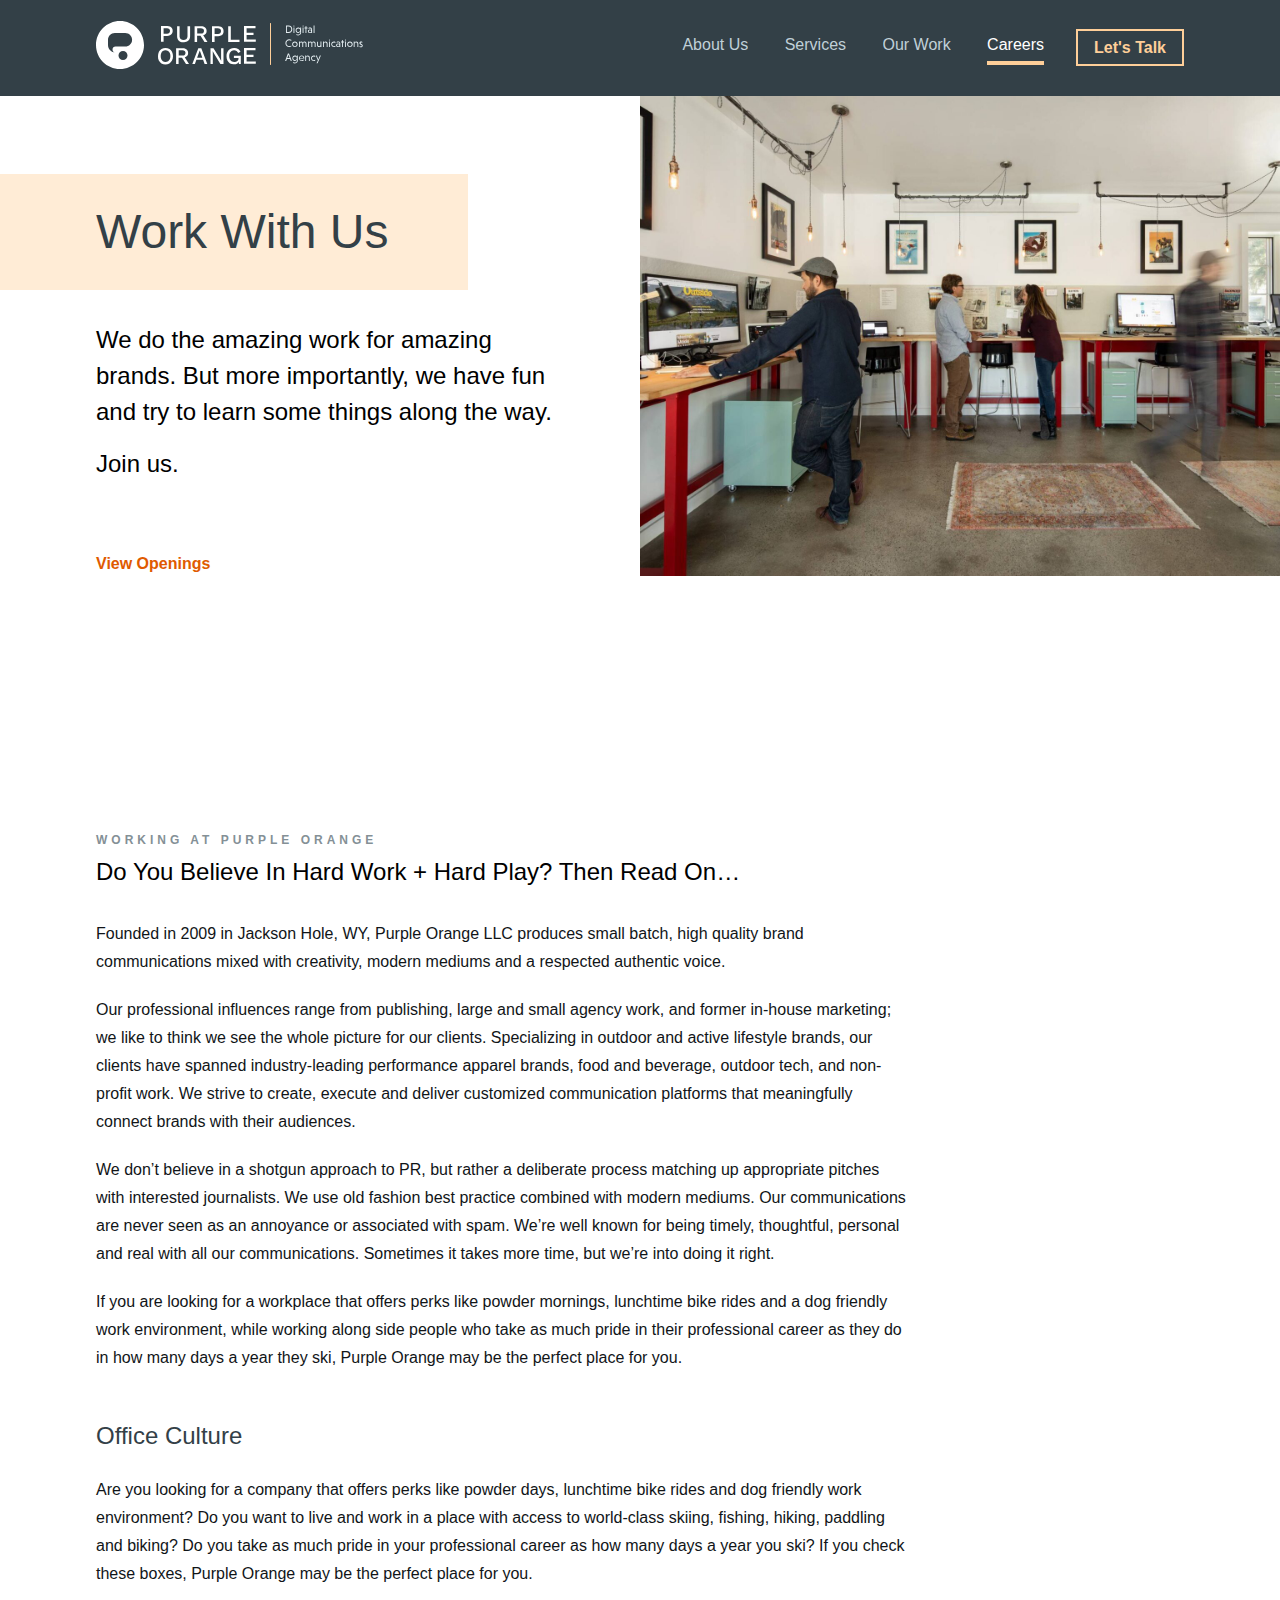
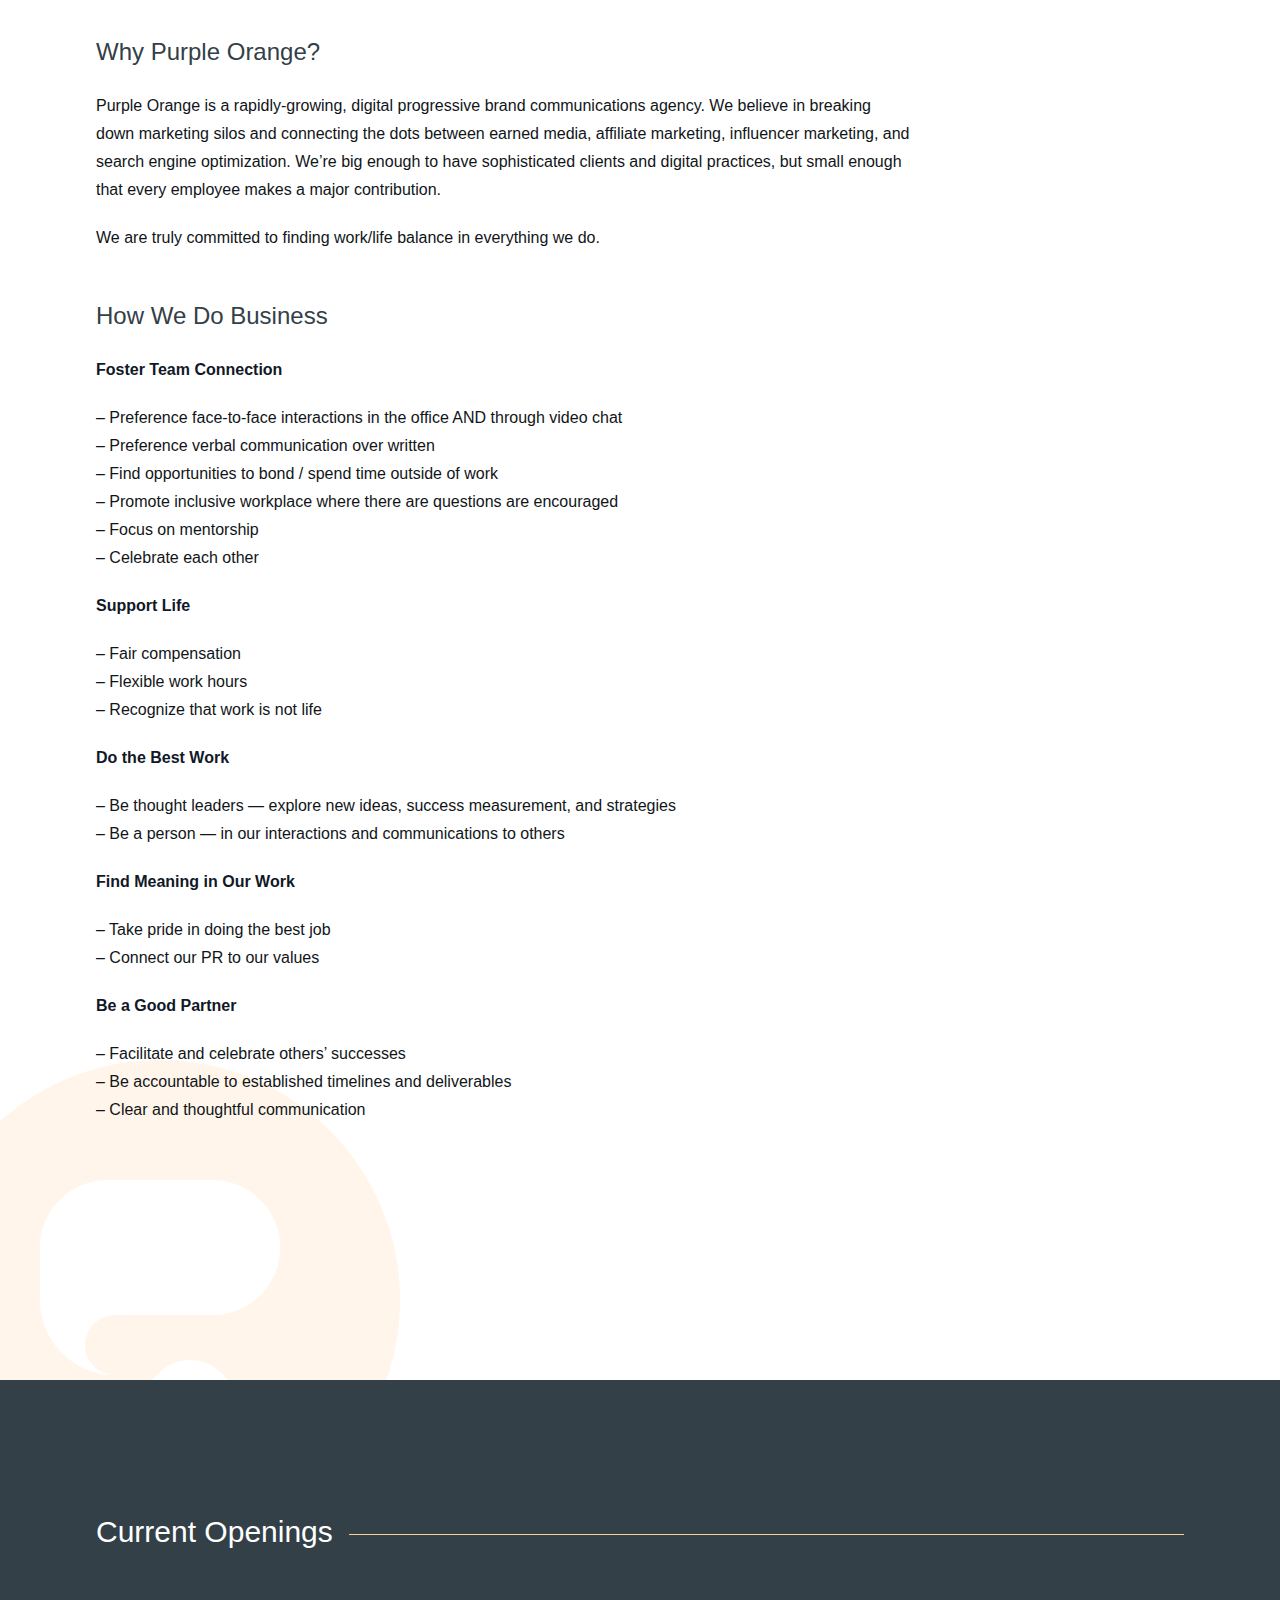
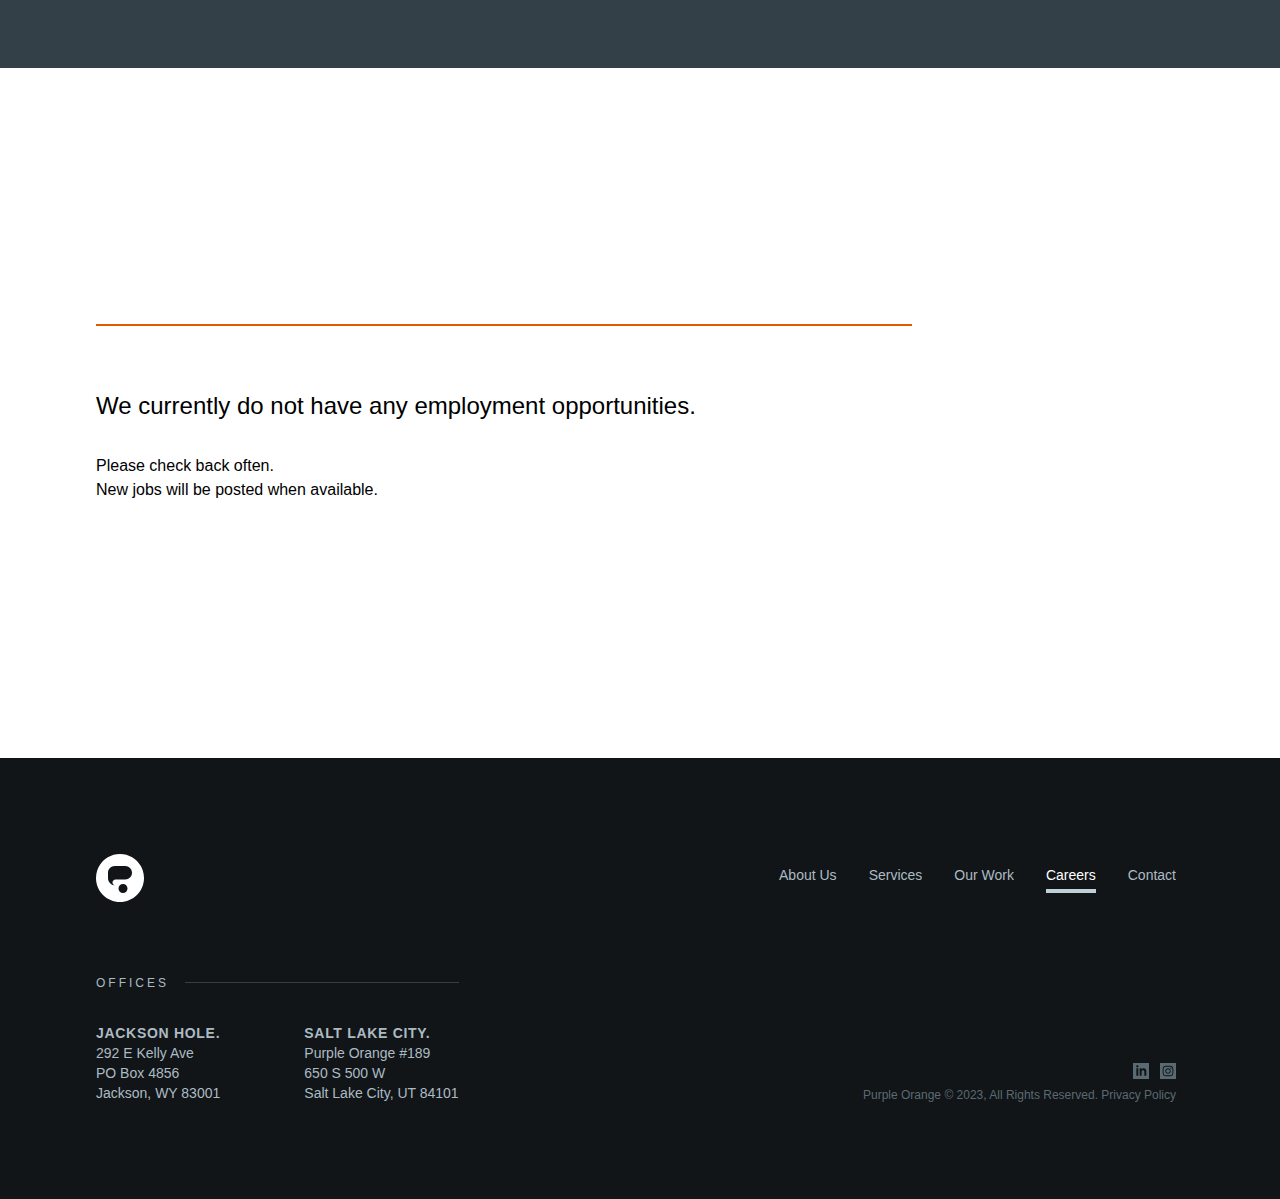
<file: careers/index.htm>
﻿<!doctype html>
<!--[if lt IE 11]><html class="no-js no-svg ie lt-ie11" lang="en-US"> <![endif]-->
<!--[if gt IE 11]><!-->
<html class="no-js no-svg gt-ie11" lang="en-US"> <!--<![endif]-->

<head>
    <meta charset="UTF-8">
    <meta name="description" content="Digital Communication Agency">

    <link rel="preconnect" href="https://fonts.googleapis.com">
    <link rel="preconnect" href="https://fonts.gstatic.com" crossorigin="">
    <link href="../css2?family=Outfit:wght@300;400;500;600;700&display=swap" rel="stylesheet">

    <link rel="stylesheet" href="../wp-content/themes/popr/global.css?v=2.4.3" type="text/css" media="screen">
    <meta http-equiv="Content-Type" content="text/html; charset=UTF-8">
    <meta http-equiv="X-UA-Compatible" content="IE=edge">
    <meta name="viewport" content="width=device-width,initial-scale=1,maximum-scale=1,user-scalable=no">
    <link rel="author" href="../wp-content/themes/popr/humans.txt">
    <link rel="profile" href="http://gmpg.org/xfn/11">

    <link rel="stylesheet" href="../fvp4dif.css">
    <script defer="" src="../alpinejs%403.12.0/dist/cdn.min.js"></script>

    <link rel="stylesheet" href="../swiper%407.4.1/swiper-bundle.min.css">
    <script src="../swiper%407.4.1/swiper-bundle.min.js"></script>

    <meta name='robots' content='index, follow, max-image-preview:large, max-snippet:-1, max-video-preview:-1'>

    <!-- This site is optimized with the Yoast SEO plugin v20.4 - https://yoast.com/wordpress/plugins/seo/ -->
    <title>Careers &ndash; Purple Orange</title>
    <meta name="description" content="Employment Opportunities at Purple Orange PR, based in Jackson Hole, Wyoming.">
    <link rel="canonical" href="index.htm">
    <meta property="og:locale" content="en_US">
    <meta property="og:type" content="article">
    <meta property="og:title" content="Careers &ndash; Purple Orange">
    <meta property="og:description" content="Employment Opportunities at Purple Orange PR, based in Jackson Hole, Wyoming.">
    <meta property="og:url" content="https://purpleorange.agency/careers/">
    <meta property="og:site_name" content="Purple Orange">
    <meta property="article:modified_time" content="2023-02-15T18:45:56+00:00">
    <meta name="twitter:card" content="summary_large_image">
    <script type="application/ld+json" class="yoast-schema-graph">
        {
            "@context": "https://schema.org",
            "@graph": [{
                "@type": "WebPage",
                "@id": "https://purpleorange.agency/careers/",
                "url": "https://purpleorange.agency/careers/",
                "name": "Careers &ndash; Purple Orange",
                "isPartOf": {
                    "@id": "https://purpleorange.agency/#website"
                },
                "datePublished": "2021-11-01T22:34:27+00:00",
                "dateModified": "2023-02-15T18:45:56+00:00",
                "description": "Employment Opportunities at Purple Orange PR, based in Jackson Hole, Wyoming.",
                "breadcrumb": {
                    "@id": "https://purpleorange.agency/careers/#breadcrumb"
                },
                "inLanguage": "en-US",
                "potentialAction": [{
                    "@type": "ReadAction",
                    "target": ["https://purpleorange.agency/careers/"]
                }]
            }, {
                "@type": "BreadcrumbList",
                "@id": "https://purpleorange.agency/careers/#breadcrumb",
                "itemListElement": [{
                    "@type": "ListItem",
                    "position": 1,
                    "name": "Home",
                    "item": "https://purpleorange.agency/"
                }, {
                    "@type": "ListItem",
                    "position": 2,
                    "name": "Careers"
                }]
            }, {
                "@type": "WebSite",
                "@id": "https://purpleorange.agency/#website",
                "url": "https://purpleorange.agency/",
                "name": "Purple Orange",
                "description": "Digital Communication Agency",
                "publisher": {
                    "@id": "https://purpleorange.agency/#organization"
                },
                "potentialAction": [{
                    "@type": "SearchAction",
                    "target": {
                        "@type": "EntryPoint",
                        "urlTemplate": "https://purpleorange.agency/?s={search_term_string}"
                    },
                    "query-input": "required name=search_term_string"
                }],
                "inLanguage": "en-US"
            }, {
                "@type": "Organization",
                "@id": "https://purpleorange.agency/#organization",
                "name": "Purple Orange – Digital Communications Agency",
                "url": "https://purpleorange.agency/",
                "logo": {
                    "@type": "ImageObject",
                    "inLanguage": "en-US",
                    "@id": "https://purpleorange.agency/#/schema/logo/image/",
                    "url": "https://purpleorange.agency/wp-content/uploads/2021/12/Purple-Orange-PR.png",
                    "contentUrl": "https://purpleorange.agency/wp-content/uploads/2021/12/Purple-Orange-PR.png",
                    "width": 600,
                    "height": 400,
                    "caption": "Purple Orange – Digital Communications Agency"
                },
                "image": {
                    "@id": "https://purpleorange.agency/#/schema/logo/image/"
                },
                "sameAs": ["https://www.instagram.com/purpleorangepr/", "https://www.linkedin.com/company/purple-orange-llc/"]
            }]
        }
    </script>
    <!-- / Yoast SEO plugin. -->


    <link rel='stylesheet' id='sbi_styles-css' href='../wp-content/plugins/instagram-feed-pro/css/sbi-styles.min.css?ver=6.2.2' type='text/css' media='all'>
    <link rel='stylesheet' id='wp-block-library-css' href='../wp-includes/css/dist/block-library/style.min.css?ver=6.1.1' type='text/css' media='all'>
    <link rel='stylesheet' id='classic-theme-styles-css' href='../wp-includes/css/classic-themes.min.css?ver=1' type='text/css' media='all'>
    <style id='global-styles-inline-css' type='text/css'>
        body {
            --wp--preset--color--black: #000000;
            --wp--preset--color--cyan-bluish-gray: #abb8c3;
            --wp--preset--color--white: #ffffff;
            --wp--preset--color--pale-pink: #f78da7;
            --wp--preset--color--vivid-red: #cf2e2e;
            --wp--preset--color--luminous-vivid-orange: #ff6900;
            --wp--preset--color--luminous-vivid-amber: #fcb900;
            --wp--preset--color--light-green-cyan: #7bdcb5;
            --wp--preset--color--vivid-green-cyan: #00d084;
            --wp--preset--color--pale-cyan-blue: #8ed1fc;
            --wp--preset--color--vivid-cyan-blue: #0693e3;
            --wp--preset--color--vivid-purple: #9b51e0;
            --wp--preset--gradient--vivid-cyan-blue-to-vivid-purple: linear-gradient(135deg, rgba(6, 147, 227, 1) 0%, rgb(155, 81, 224) 100%);
            --wp--preset--gradient--light-green-cyan-to-vivid-green-cyan: linear-gradient(135deg, rgb(122, 220, 180) 0%, rgb(0, 208, 130) 100%);
            --wp--preset--gradient--luminous-vivid-amber-to-luminous-vivid-orange: linear-gradient(135deg, rgba(252, 185, 0, 1) 0%, rgba(255, 105, 0, 1) 100%);
            --wp--preset--gradient--luminous-vivid-orange-to-vivid-red: linear-gradient(135deg, rgba(255, 105, 0, 1) 0%, rgb(207, 46, 46) 100%);
            --wp--preset--gradient--very-light-gray-to-cyan-bluish-gray: linear-gradient(135deg, rgb(238, 238, 238) 0%, rgb(169, 184, 195) 100%);
            --wp--preset--gradient--cool-to-warm-spectrum: linear-gradient(135deg, rgb(74, 234, 220) 0%, rgb(151, 120, 209) 20%, rgb(207, 42, 186) 40%, rgb(238, 44, 130) 60%, rgb(251, 105, 98) 80%, rgb(254, 248, 76) 100%);
            --wp--preset--gradient--blush-light-purple: linear-gradient(135deg, rgb(255, 206, 236) 0%, rgb(152, 150, 240) 100%);
            --wp--preset--gradient--blush-bordeaux: linear-gradient(135deg, rgb(254, 205, 165) 0%, rgb(254, 45, 45) 50%, rgb(107, 0, 62) 100%);
            --wp--preset--gradient--luminous-dusk: linear-gradient(135deg, rgb(255, 203, 112) 0%, rgb(199, 81, 192) 50%, rgb(65, 88, 208) 100%);
            --wp--preset--gradient--pale-ocean: linear-gradient(135deg, rgb(255, 245, 203) 0%, rgb(182, 227, 212) 50%, rgb(51, 167, 181) 100%);
            --wp--preset--gradient--electric-grass: linear-gradient(135deg, rgb(202, 248, 128) 0%, rgb(113, 206, 126) 100%);
            --wp--preset--gradient--midnight: linear-gradient(135deg, rgb(2, 3, 129) 0%, rgb(40, 116, 252) 100%);
            --wp--preset--duotone--dark-grayscale: url('#wp-duotone-dark-grayscale');
            --wp--preset--duotone--grayscale: url('#wp-duotone-grayscale');
            --wp--preset--duotone--purple-yellow: url('#wp-duotone-purple-yellow');
            --wp--preset--duotone--blue-red: url('#wp-duotone-blue-red');
            --wp--preset--duotone--midnight: url('#wp-duotone-midnight');
            --wp--preset--duotone--magenta-yellow: url('#wp-duotone-magenta-yellow');
            --wp--preset--duotone--purple-green: url('#wp-duotone-purple-green');
            --wp--preset--duotone--blue-orange: url('#wp-duotone-blue-orange');
            --wp--preset--font-size--small: 13px;
            --wp--preset--font-size--medium: 20px;
            --wp--preset--font-size--large: 36px;
            --wp--preset--font-size--x-large: 42px;
            --wp--preset--spacing--20: 0.44rem;
            --wp--preset--spacing--30: 0.67rem;
            --wp--preset--spacing--40: 1rem;
            --wp--preset--spacing--50: 1.5rem;
            --wp--preset--spacing--60: 2.25rem;
            --wp--preset--spacing--70: 3.38rem;
            --wp--preset--spacing--80: 5.06rem;
        }

        :where(.is-layout-flex) {
            gap: 0.5em;
        }

        body .is-layout-flow>.alignleft {
            float: left;
            margin-inline-start: 0;
            margin-inline-end: 2em;
        }

        body .is-layout-flow>.alignright {
            float: right;
            margin-inline-start: 2em;
            margin-inline-end: 0;
        }

        body .is-layout-flow>.aligncenter {
            margin-left: auto !important;
            margin-right: auto !important;
        }

        body .is-layout-constrained>.alignleft {
            float: left;
            margin-inline-start: 0;
            margin-inline-end: 2em;
        }

        body .is-layout-constrained>.alignright {
            float: right;
            margin-inline-start: 2em;
            margin-inline-end: 0;
        }

        body .is-layout-constrained>.aligncenter {
            margin-left: auto !important;
            margin-right: auto !important;
        }

        body .is-layout-constrained> :where(:not(.alignleft):not(.alignright):not(.alignfull)) {
            max-width: var(--wp--style--global--content-size);
            margin-left: auto !important;
            margin-right: auto !important;
        }

        body .is-layout-constrained>.alignwide {
            max-width: var(--wp--style--global--wide-size);
        }

        body .is-layout-flex {
            display: flex;
        }

        body .is-layout-flex {
            flex-wrap: wrap;
            align-items: center;
        }

        body .is-layout-flex>* {
            margin: 0;
        }

        :where(.wp-block-columns.is-layout-flex) {
            gap: 2em;
        }

        .has-black-color {
            color: var(--wp--preset--color--black) !important;
        }

        .has-cyan-bluish-gray-color {
            color: var(--wp--preset--color--cyan-bluish-gray) !important;
        }

        .has-white-color {
            color: var(--wp--preset--color--white) !important;
        }

        .has-pale-pink-color {
            color: var(--wp--preset--color--pale-pink) !important;
        }

        .has-vivid-red-color {
            color: var(--wp--preset--color--vivid-red) !important;
        }

        .has-luminous-vivid-orange-color {
            color: var(--wp--preset--color--luminous-vivid-orange) !important;
        }

        .has-luminous-vivid-amber-color {
            color: var(--wp--preset--color--luminous-vivid-amber) !important;
        }

        .has-light-green-cyan-color {
            color: var(--wp--preset--color--light-green-cyan) !important;
        }

        .has-vivid-green-cyan-color {
            color: var(--wp--preset--color--vivid-green-cyan) !important;
        }

        .has-pale-cyan-blue-color {
            color: var(--wp--preset--color--pale-cyan-blue) !important;
        }

        .has-vivid-cyan-blue-color {
            color: var(--wp--preset--color--vivid-cyan-blue) !important;
        }

        .has-vivid-purple-color {
            color: var(--wp--preset--color--vivid-purple) !important;
        }

        .has-black-background-color {
            background-color: var(--wp--preset--color--black) !important;
        }

        .has-cyan-bluish-gray-background-color {
            background-color: var(--wp--preset--color--cyan-bluish-gray) !important;
        }

        .has-white-background-color {
            background-color: var(--wp--preset--color--white) !important;
        }

        .has-pale-pink-background-color {
            background-color: var(--wp--preset--color--pale-pink) !important;
        }

        .has-vivid-red-background-color {
            background-color: var(--wp--preset--color--vivid-red) !important;
        }

        .has-luminous-vivid-orange-background-color {
            background-color: var(--wp--preset--color--luminous-vivid-orange) !important;
        }

        .has-luminous-vivid-amber-background-color {
            background-color: var(--wp--preset--color--luminous-vivid-amber) !important;
        }

        .has-light-green-cyan-background-color {
            background-color: var(--wp--preset--color--light-green-cyan) !important;
        }

        .has-vivid-green-cyan-background-color {
            background-color: var(--wp--preset--color--vivid-green-cyan) !important;
        }

        .has-pale-cyan-blue-background-color {
            background-color: var(--wp--preset--color--pale-cyan-blue) !important;
        }

        .has-vivid-cyan-blue-background-color {
            background-color: var(--wp--preset--color--vivid-cyan-blue) !important;
        }

        .has-vivid-purple-background-color {
            background-color: var(--wp--preset--color--vivid-purple) !important;
        }

        .has-black-border-color {
            border-color: var(--wp--preset--color--black) !important;
        }

        .has-cyan-bluish-gray-border-color {
            border-color: var(--wp--preset--color--cyan-bluish-gray) !important;
        }

        .has-white-border-color {
            border-color: var(--wp--preset--color--white) !important;
        }

        .has-pale-pink-border-color {
            border-color: var(--wp--preset--color--pale-pink) !important;
        }

        .has-vivid-red-border-color {
            border-color: var(--wp--preset--color--vivid-red) !important;
        }

        .has-luminous-vivid-orange-border-color {
            border-color: var(--wp--preset--color--luminous-vivid-orange) !important;
        }

        .has-luminous-vivid-amber-border-color {
            border-color: var(--wp--preset--color--luminous-vivid-amber) !important;
        }

        .has-light-green-cyan-border-color {
            border-color: var(--wp--preset--color--light-green-cyan) !important;
        }

        .has-vivid-green-cyan-border-color {
            border-color: var(--wp--preset--color--vivid-green-cyan) !important;
        }

        .has-pale-cyan-blue-border-color {
            border-color: var(--wp--preset--color--pale-cyan-blue) !important;
        }

        .has-vivid-cyan-blue-border-color {
            border-color: var(--wp--preset--color--vivid-cyan-blue) !important;
        }

        .has-vivid-purple-border-color {
            border-color: var(--wp--preset--color--vivid-purple) !important;
        }

        .has-vivid-cyan-blue-to-vivid-purple-gradient-background {
            background: var(--wp--preset--gradient--vivid-cyan-blue-to-vivid-purple) !important;
        }

        .has-light-green-cyan-to-vivid-green-cyan-gradient-background {
            background: var(--wp--preset--gradient--light-green-cyan-to-vivid-green-cyan) !important;
        }

        .has-luminous-vivid-amber-to-luminous-vivid-orange-gradient-background {
            background: var(--wp--preset--gradient--luminous-vivid-amber-to-luminous-vivid-orange) !important;
        }

        .has-luminous-vivid-orange-to-vivid-red-gradient-background {
            background: var(--wp--preset--gradient--luminous-vivid-orange-to-vivid-red) !important;
        }

        .has-very-light-gray-to-cyan-bluish-gray-gradient-background {
            background: var(--wp--preset--gradient--very-light-gray-to-cyan-bluish-gray) !important;
        }

        .has-cool-to-warm-spectrum-gradient-background {
            background: var(--wp--preset--gradient--cool-to-warm-spectrum) !important;
        }

        .has-blush-light-purple-gradient-background {
            background: var(--wp--preset--gradient--blush-light-purple) !important;
        }

        .has-blush-bordeaux-gradient-background {
            background: var(--wp--preset--gradient--blush-bordeaux) !important;
        }

        .has-luminous-dusk-gradient-background {
            background: var(--wp--preset--gradient--luminous-dusk) !important;
        }

        .has-pale-ocean-gradient-background {
            background: var(--wp--preset--gradient--pale-ocean) !important;
        }

        .has-electric-grass-gradient-background {
            background: var(--wp--preset--gradient--electric-grass) !important;
        }

        .has-midnight-gradient-background {
            background: var(--wp--preset--gradient--midnight) !important;
        }

        .has-small-font-size {
            font-size: var(--wp--preset--font-size--small) !important;
        }

        .has-medium-font-size {
            font-size: var(--wp--preset--font-size--medium) !important;
        }

        .has-large-font-size {
            font-size: var(--wp--preset--font-size--large) !important;
        }

        .has-x-large-font-size {
            font-size: var(--wp--preset--font-size--x-large) !important;
        }

        .wp-block-navigation a:where(:not(.wp-element-button)) {
            color: inherit;
        }

        :where(.wp-block-columns.is-layout-flex) {
            gap: 2em;
        }

        .wp-block-pullquote {
            font-size: 1.5em;
            line-height: 1.6;
        }
    </style>
    <script type='text/javascript' src='../wp-includes/js/jquery/jquery.min.js?ver=3.6.1' id='jquery-core-js'></script>
    <script type='text/javascript' src='../wp-includes/js/jquery/jquery-migrate.min.js?ver=3.3.2' id='jquery-migrate-js'></script>
    <link rel="https://api.w.org/" href="../wp-json/index.htm">
    <link rel="alternate" type="application/json" href="../wp-json/wp/v2/pages/42">
    <link rel="EditURI" type="application/rsd+xml" title="RSD" href="../xmlrpc.php?rsd">
    <link rel="wlwmanifest" type="application/wlwmanifest+xml" href="../wp-includes/wlwmanifest.xml">
    <link rel='shortlink' href='../index.htm?p=42'>
    <link rel="alternate" type="application/json+oembed" href="../wp-json/oembed/1.0/embed-8?url=https%3A%2F%2Fpurpleorange.agency%2Fcareers%2F">
    <link rel="alternate" type="text/xml+oembed" href="../wp-json/oembed/1.0/embed-9?url=https%3A%2F%2Fpurpleorange.agency%2Fcareers%2F&#038;format=xml">
    <link rel="icon" href="../wp-content/uploads/2021/11/cropped-favicon-32x32.png" sizes="32x32">
    <link rel="icon" href="../wp-content/uploads/2021/11/cropped-favicon-192x192.png" sizes="192x192">
    <link rel="apple-touch-icon" href="../wp-content/uploads/2021/11/cropped-favicon-180x180.png">
    <meta name="msapplication-TileImage" content="https://purpleorange.agency/wp-content/uploads/2021/11/cropped-favicon-270x270.png">

</head>


<body class="page-template-default page page-id-42" x-data="{ open: false }" :class="{ 'overflow-y-hidden': open }">
    <a class="sr-only skip-link" href="#content">Skip to content</a>


    <header id="header-site" class="relative z-40 font-bold bg-gray text-offwhite">

        <div class="container flex items-center justify-between w-full h-24">
            <div class="z-50 flex items-center h-full logo">
                <h1 class="sr-only">
                    <a href="../index.htm" rel="home">Purple Orange</a>
                </h1>
                <a href="../index.htm" rel="home" title="Purple Orange">
                    <span class="md:hidden">
                        <?xml version="1.0" encoding="UTF-8"?>
                        <svg width="160px" height="48px" viewbox="0 0 160 48" version="1.1" xmlns="http://www.w3.org/2000/svg" xmlns:xlink="http://www.w3.org/1999/xlink">
                            <title>Purple Orange Logo + Wordmark</title>
                            <g id="Purple-Orange-Logo-/-48px-/-Logo-+-Wordmark-/-Black" stroke="none" stroke-width="1" fill="none" fill-rule="evenodd">
                                <path d="M105.0544,5.16 L105.38896,5.16565333 C106.928587,5.21841778 108.165067,5.64053333 109.0984,6.432 C110.0984,7.28 110.5984,8.424 110.5984,9.864 C110.5984,11.352 110.0984,12.5 109.0984,13.308 L108.89376,13.4642133 C108.40544,13.8161422 107.841333,14.0800889 107.20144,14.2560533 L107.1614,14.267 L111.5344,21 L108.5824,21 L104.5484,14.664 L101.1424,14.664 L101.1424,21 L98.5984,21 L98.5984,5.16 L105.0544,5.16 Z M104.8624,7.344 L101.1424,7.344 L101.1424,12.528 L104.8624,12.528 C105.9024,12.528 106.6744,12.316 107.1784,11.892 C107.6824,11.468 107.9344,10.816 107.9344,9.936 C107.9344,9.072 107.6824,8.424 107.1784,7.992 C106.6744,7.56 105.9024,7.344 104.8624,7.344 Z" id="Combined-Shape" fill="#FFFFFF" fill-rule="nonzero"></path>
                                <path d="M122.1296,5.16 L122.46572,5.166 C123.46004,5.202 124.328,5.4 125.0696,5.76 C125.8936,6.16 126.5376,6.728 127.0016,7.464 C127.4656,8.2 127.6976,9.088 127.6976,10.128 C127.6976,11.152 127.4656,12.036 127.0016,12.78 C126.5376,13.524 125.8936,14.096 125.0696,14.496 C124.2456,14.896 123.2656,15.096 122.1296,15.096 L118.6016,15.096 L118.6016,21 L116.0336,21 L116.0336,5.16 L122.1296,5.16 Z M121.7216,7.344 L118.6016,7.344 L118.6016,12.888 L121.7216,12.888 C122.8576,12.888 123.6936,12.652 124.2296,12.18 C124.7656,11.708 125.0336,11.024 125.0336,10.128 C125.0336,9.216 124.7656,8.524 124.2296,8.052 C123.6936,7.58 122.8576,7.344 121.7216,7.344 Z" id="Combined-Shape" fill="#FFFFFF" fill-rule="nonzero"></path>
                                <path d="M69.464,27 C71,27 72.328,27.328 73.448,27.984 C74.568,28.64 75.432,29.576 76.04,30.792 C76.648,32.008 76.952,33.464 76.952,35.16 C76.952,36.856 76.648,38.312 76.04,39.528 C75.432,40.744 74.568,41.68 73.448,42.336 C72.328,42.992 71,43.32 69.464,43.32 C67.944,43.32 66.624,42.992 65.504,42.336 C64.384,41.68 63.52,40.744 62.912,39.528 C62.304,38.312 62,36.856 62,35.16 C62,33.464 62.304,32.008 62.912,30.792 C63.52,29.576 64.384,28.64 65.504,27.984 C66.624,27.328 67.944,27 69.464,27 Z M69.464,29.232 C68.472,29.232 67.62,29.464 66.908,29.928 C66.196,30.392 65.648,31.064 65.264,31.944 C64.88,32.824 64.688,33.896 64.688,35.16 C64.688,36.408 64.88,37.476 65.264,38.364 C65.648,39.252 66.196,39.928 66.908,40.392 C67.62,40.856 68.472,41.088 69.464,41.088 C70.472,41.088 71.332,40.856 72.044,40.392 C72.756,39.928 73.304,39.252 73.688,38.364 C74.072,37.476 74.264,36.408 74.264,35.16 C74.264,33.896 74.072,32.824 73.688,31.944 C73.304,31.064 72.756,30.392 72.044,29.928 C71.332,29.464 70.472,29.232 69.464,29.232 Z" id="Combined-Shape" fill="#FFFFFF" fill-rule="nonzero"></path>
                                <path d="M86.5968,27.16 L86.93136,27.1656533 C88.4709867,27.2184178 89.7074667,27.6405333 90.6408,28.432 C91.6408,29.28 92.1408,30.424 92.1408,31.864 C92.1408,33.352 91.6408,34.5 90.6408,35.308 L90.43616,35.4642133 C89.94784,35.8161422 89.3837333,36.0800889 88.74384,36.2560533 L88.7028,36.267 L93.0768,43 L90.1248,43 L86.0898,36.664 L82.6848,36.664 L82.6848,43 L80.1408,43 L80.1408,27.16 L86.5968,27.16 Z M86.4048,29.344 L82.6848,29.344 L82.6848,34.528 L86.4048,34.528 C87.4448,34.528 88.2168,34.316 88.7208,33.892 C89.2248,33.468 89.4768,32.816 89.4768,31.936 C89.4768,31.072 89.2248,30.424 88.7208,29.992 C88.2168,29.56 87.4448,29.344 86.4048,29.344 Z" id="Combined-Shape" fill="#FFFFFF" fill-rule="nonzero"></path>
                                <path d="M105.3136,27.16 L111.2896,43 L108.5776,43 L107.0826,38.848 L100.4116,38.848 L98.9056,43 L96.2656,43 L102.2416,27.16 L105.3136,27.16 Z M103.7776,29.392 L103.7056,29.392 L103.0336,31.624 L101.1686,36.76 L106.3306,36.76 L104.4976,31.672 L103.7776,29.392 Z" id="Combined-Shape" fill="#FFFFFF" fill-rule="nonzero"></path>
                                <path d="M71.096,5 L71.43212,5.006 C72.42644,5.042 73.2944,5.24 74.036,5.6 C74.86,6 75.504,6.568 75.968,7.304 C76.432,8.04 76.664,8.928 76.664,9.968 C76.664,10.992 76.432,11.876 75.968,12.62 C75.504,13.364 74.86,13.936 74.036,14.336 C73.212,14.736 72.232,14.936 71.096,14.936 L67.568,14.936 L67.568,20.84 L65,20.84 L65,5 L71.096,5 Z M70.688,7.184 L67.568,7.184 L67.568,12.728 L70.688,12.728 C71.824,12.728 72.66,12.492 73.196,12.02 C73.732,11.548 74,10.864 74,9.968 C74,9.056 73.732,8.364 73.196,7.892 C72.66,7.42 71.824,7.184 70.688,7.184 Z" id="Combined-Shape" fill="#FFFFFF" fill-rule="nonzero"></path>
                                <path d="M87.6192,21.24 C89.7312,21.24 91.3392,20.712 92.4432,19.656 C93.5472,18.6 94.0992,17.024 94.0992,14.928 L94.0992,14.928 L94.0992,5.16 L91.5312,5.16 L91.5312,14.616 C91.5312,16.104 91.2112,17.208 90.5712,17.928 C89.9312,18.648 88.9472,19.008 87.6192,19.008 C86.3072,19.008 85.3312,18.648 84.6912,17.928 C84.0512,17.208 83.7312,16.104 83.7312,14.616 L83.7312,14.616 L83.7312,5.16 L81.1632,5.16 L81.1632,14.928 C81.1632,17.024 81.7192,18.6 82.8312,19.656 C83.9432,20.712 85.5392,21.24 87.6192,21.24 Z" id="Path" fill="#FFFFFF" fill-rule="nonzero"></path>
                                <polygon id="Path" fill="#FFFFFF" fill-rule="nonzero" points="143.5008 21 143.5008 18.792 134.7648 18.792 134.7648 5.16 132.1968 5.16 132.1968 21"></polygon>
                                <polygon id="Path" fill="#FFFFFF" fill-rule="nonzero" points="159.808 20.84 159.808 18.632 150.568 18.632 150.568 13.928 157.528 13.928 157.528 11.768 150.568 11.768 150.568 7.208 159.472 7.208 159.472 5 148 5 148 20.84"></polygon>
                                <polygon id="Path" fill="#FFFFFF" fill-rule="nonzero" points="116.8304 43 116.8304 32.776 116.7344 30.208 116.7584 30.208 118.2944 33.016 124.4144 43 127.4624 43 127.4624 27.16 125.0864 27.16 125.0864 37.384 125.1824 39.976 125.1584 39.976 123.5984 37.12 117.5024 27.16 114.4784 27.16 114.4784 43"></polygon>
                                <path d="M137.9712,43.24 C139.3152,43.24 140.4312,42.96 141.3192,42.4 C141.9112,42.0266667 142.3912,41.5537778 142.7592,40.9813333 L142.7972,40.919 L142.8912,43 L144.8112,43 L144.8112,34.84 L137.9232,34.84 L137.9232,36.928 L142.5312,36.928 L142.5312,37.384 C142.5312,38.008 142.4232,38.548 142.2072,39.004 C141.9912,39.46 141.6912,39.836 141.3072,40.132 C140.9232,40.428 140.4752,40.652 139.9632,40.804 C139.4512,40.956 138.8992,41.032 138.3072,41.032 C137.2192,41.032 136.3032,40.8 135.5592,40.336 C134.8152,39.872 134.2592,39.196 133.8912,38.308 C133.5232,37.42 133.3392,36.344 133.3392,35.08 C133.3392,33.832 133.5472,32.764 133.9632,31.876 C134.3792,30.988 134.9592,30.312 135.7032,29.848 C136.4472,29.384 137.3152,29.152 138.3072,29.152 C139.2992,29.152 140.1432,29.372 140.8392,29.812 C141.5352,30.252 142.0352,30.912 142.3392,31.792 L142.3392,31.792 L144.7152,30.664 C144.1072,29.384 143.2952,28.44 142.2792,27.832 C141.2632,27.224 139.9312,26.92 138.2832,26.92 C136.7792,26.92 135.4472,27.252 134.2872,27.916 C133.1272,28.58 132.2312,29.52 131.5992,30.736 C130.9672,31.952 130.6512,33.4 130.6512,35.08 C130.6512,36.792 130.9552,38.252 131.5632,39.46 C132.1712,40.668 133.0192,41.6 134.1072,42.256 C135.1952,42.912 136.4832,43.24 137.9712,43.24 Z" id="Path" fill="#FFFFFF" fill-rule="nonzero"></path>
                                <polygon id="Path" fill="#FFFFFF" fill-rule="nonzero" points="159.808 42.84 159.808 40.632 150.568 40.632 150.568 35.928 157.528 35.928 157.528 33.768 150.568 33.768 150.568 29.208 159.472 29.208 159.472 27 148 27 148 42.84"></polygon>
                                <g id="Purple-Orange-Logo-/-48px-/-Logo" fill="#FFFFFF">
                                    <path d="M24,0 C37.254834,0 48,10.745166 48,24 C48,37.254834 37.254834,48 24,48 C10.745166,48 0,37.254834 0,24 C0,10.745166 10.745166,0 24,0 Z M27,30 C24.5147186,30 22.5,32.0147186 22.5,34.5 C22.5,36.9852814 24.5147186,39 27,39 C29.4852814,39 31.5,36.9852814 31.5,34.5 C31.5,32.0147186 29.4852814,30 27,30 Z M29.25,12 L18.75,12 C15.0220779,12 12,15.0220779 12,18.75 L12,24 C12,28.1421356 15.3578644,31.5 19.5,31.5 C17.8431458,31.5 16.5,30.1568542 16.5,28.5 C16.5,26.8431458 17.8431458,25.5 19.5,25.5 L29.25,25.5 C32.9779221,25.5 36,22.4779221 36,18.75 C36,15.0220779 32.9779221,12 29.25,12 Z" id="Combined-Shape"></path>
                                </g>
                            </g>
                        </svg>
                    </span>
                    <span class="hidden md:inline-block">
                        <svg width="279px" height="48px" version="1.1" id="Layer_1" xmlns="http://www.w3.org/2000/svg" xmlns:xlink="http://www.w3.org/1999/xlink" x="0px" y="0px" viewbox="0 0 279 48" style="enable-background:new 0 0 279 48;" xml:space="preserve">
                            <style type="text/css">
                                .st0 {
                                    fill: #FFFFFF;
                                }

                                .st1 {
                                    fill-rule: evenodd;
                                    clip-rule: evenodd;
                                    fill: #FFFFFF;
                                }

                                .st2 {
                                    fill: none;
                                    stroke: #FFCF99;
                                    stroke-linecap: round;
                                }

                                .st3 {
                                    enable-background: new;
                                }

                                .st4 {
                                    fill: #E4EDF1;
                                }
                            </style>
                            <g id="Symbols">
                                <g id="Comps-Elements-_-Navigation-_-Navbar-_-Desktop-_-White">
                                    <g id="Group">
                                        <g id="Purple-Orange-Logo-_-48px-_-Logo">
                                            <path id="Combined-Shape" class="st0" d="M105.1,5.2h0.3c1.3,0,2.7,0.4,3.7,1.3c1,0.9,1.6,2.1,1.5,3.4c0.1,1.3-0.5,2.6-1.5,3.4
					l0,0l-0.2,0.1c-0.5,0.4-1.1,0.6-1.7,0.8l0,0l4.3,6.8h-3l-4-6.3h-3.4V21h-2.5V5.2H105.1z M104.9,7.3h-3.7v5.2h3.7
					c0.8,0.1,1.6-0.2,2.3-0.6c0.5-0.5,0.8-1.3,0.8-2c0-0.7-0.2-1.4-0.8-1.9C106.5,7.5,105.7,7.3,104.9,7.3L104.9,7.3z"></path>
                                            <path id="Combined-Shape-2" class="st0" d="M122.1,5.2h0.3c0.9,0,1.8,0.2,2.6,0.6c0.8,0.4,1.5,1,1.9,1.7
					c0.5,0.8,0.7,1.7,0.7,2.7c0,0.9-0.2,1.9-0.7,2.7c-0.5,0.7-1.1,1.3-1.9,1.7c-0.9,0.4-1.9,0.6-2.9,0.6h-3.5V21H116V5.2H122.1z
					 M121.7,7.3h-3.1v5.6h3.1c0.9,0.1,1.8-0.2,2.5-0.7c0.5-0.5,0.8-1.2,0.8-2c0.1-0.8-0.2-1.5-0.8-2.1
					C123.5,7.6,122.6,7.3,121.7,7.3L121.7,7.3z"></path>
                                            <path id="Combined-Shape-3" class="st0" d="M69.5,27c1.4,0,2.8,0.3,4,1c1.1,0.7,2,1.6,2.5,2.8c0.7,1.4,1,2.9,1,4.4
					c0,1.5-0.3,3-1,4.4c-0.6,1.2-1.5,2.1-2.6,2.8c-2.5,1.3-5.5,1.3-8,0c-1.1-0.7-2-1.6-2.6-2.8c-0.6-1.4-0.9-2.9-0.8-4.4
					c0-1.5,0.3-3,0.9-4.4c0.6-1.2,1.5-2.1,2.6-2.8C66.7,27.3,68.1,27,69.5,27z M69.5,29.2c-1.8-0.1-3.5,1-4.2,2.7
					c-0.4,1-0.6,2.1-0.6,3.2c0,1.1,0.2,2.2,0.6,3.2c0.7,1.7,2.4,2.8,4.2,2.7c0.9,0,1.8-0.2,2.6-0.7c0.7-0.5,1.3-1.2,1.7-2
					c0.4-1,0.6-2.1,0.6-3.2c0-1.1-0.2-2.2-0.6-3.2c-0.3-0.8-0.9-1.5-1.7-2C71.3,29.5,70.4,29.2,69.5,29.2z"></path>
                                            <path id="Combined-Shape-4" class="st0" d="M86.6,27.2h0.3c1.3,0,2.7,0.4,3.7,1.3c1,0.9,1.6,2.1,1.5,3.4
					c0.1,1.3-0.5,2.6-1.5,3.4l0,0l-0.2,0.2c-0.5,0.4-1.1,0.6-1.7,0.8l0,0l4.3,6.8h-3l-4-6.3h-3.4V43h-2.5V27.2H86.6z M86.4,29.3
					h-3.7v5.2h3.7c0.8,0.1,1.6-0.2,2.3-0.6c0.5-0.5,0.8-1.2,0.8-2c0.1-0.7-0.2-1.5-0.8-2C88,29.5,87.2,29.2,86.4,29.3L86.4,29.3z"></path>
                                            <path id="Combined-Shape-5" class="st0" d="M105.3,27.2l6,15.8h-2.7l-1.5-4.2h-6.7L98.9,43h-2.6l6-15.8H105.3z M103.8,29.4
					L103.8,29.4l-0.8,2.2l-1.9,5.1h5.2l-1.8-5.1L103.8,29.4z"></path>
                                            <path id="Combined-Shape-6" class="st0" d="M71.1,5h0.3c0.9,0,1.8,0.2,2.6,0.6c0.8,0.4,1.5,1,2,1.7c0.5,0.8,0.7,1.8,0.7,2.7
					c0,0.9-0.2,1.8-0.7,2.6c-0.5,0.8-1.2,1.4-2,1.7c-0.9,0.4-1.9,0.6-2.9,0.6h-3.5v5.9H65V5H71.1z M70.7,7.2h-3.1v5.6h3.1
					c0.9,0.1,1.8-0.2,2.5-0.7c0.5-0.5,0.8-1.2,0.8-2c0.1-0.8-0.2-1.5-0.8-2.1C72.5,7.4,71.6,7.1,70.7,7.2L70.7,7.2z"></path>
                                            <path id="Path" class="st0" d="M87.6,21.2c1.8,0.1,3.5-0.4,4.8-1.6c1.2-1.3,1.8-3,1.7-4.7l0,0V5.2h-2.6v9.5
					c0.1,1.2-0.3,2.4-1,3.3c-1.7,1.4-4.2,1.4-5.9,0c-0.7-0.9-1.1-2.1-1-3.3l0,0V5.2h-2.5v9.8c-0.1,1.7,0.5,3.5,1.7,4.7
					C84.2,20.8,85.9,21.4,87.6,21.2z"></path>
                                            <polygon id="Path-2" class="st0" points="143.5,21 143.5,18.8 134.8,18.8 134.8,5.2 132.2,5.2 132.2,21 				"></polygon>
                                            <polygon id="Path-3" class="st0" points="159.8,20.8 159.8,18.6 150.6,18.6 150.6,13.9 157.5,13.9 157.5,11.8 150.6,11.8 
					150.6,7.2 159.5,7.2 159.5,5 148,5 148,20.8 				"></polygon>
                                            <polygon id="Path-4" class="st0" points="116.8,43 116.8,32.8 116.7,30.2 116.8,30.2 118.3,33 124.4,43 127.5,43 127.5,27.2 
					125.1,27.2 125.1,37.4 125.2,40 125.2,40 123.6,37.1 117.5,27.2 114.5,27.2 114.5,43 				"></polygon>
                                            <path id="Path-5" class="st0" d="M138,43.2c1.2,0,2.3-0.2,3.4-0.8c0.6-0.4,1-0.8,1.4-1.4v-0.1l0.1,2.1h1.9v-8.2h-6.9v2.1h4.6
					v0.5c0,0.6-0.1,1.1-0.3,1.6c-0.2,0.4-0.5,0.8-0.9,1.1c-0.4,0.3-0.9,0.5-1.4,0.7c-0.5,0.2-1.1,0.2-1.6,0.2c-1,0-1.9-0.2-2.8-0.7
					c-0.8-0.5-1.3-1.2-1.7-2c-0.4-1-0.6-2.1-0.6-3.2c0-1.1,0.2-2.2,0.6-3.2c0.4-0.8,1-1.5,1.7-2c0.8-0.5,1.7-0.7,2.6-0.7
					c0.9,0,1.8,0.2,2.5,0.7c0.7,0.5,1.3,1.2,1.5,2l0,0l2.4-1.1c-0.5-1.2-1.4-2.2-2.4-2.8c-1.2-0.7-2.6-1-4-0.9c-1.4,0-2.8,0.3-4,1
					c-1.2,0.7-2.1,1.6-2.7,2.8c-0.7,1.3-1,2.8-0.9,4.3c0,1.5,0.3,3,0.9,4.4c0.6,1.2,1.4,2.1,2.6,2.8C135.3,43,136.6,43.3,138,43.2z"></path>
                                            <polygon id="Path-6" class="st0" points="159.8,42.8 159.8,40.6 150.6,40.6 150.6,35.9 157.5,35.9 157.5,33.8 150.6,33.8 
					150.6,29.2 159.5,29.2 159.5,27 148,27 148,42.8 				"></polygon>
                                            <g id="Combined-Shape-7">
                                                <path class="st1" d="M24,0c13.3,0,24,10.7,24,24S37.3,48,24,48S0,37.3,0,24S10.7,0,24,0z M27,30c-2.5,0-4.5,2-4.5,4.5
						s2,4.5,4.5,4.5s4.5-2,4.5-4.5C31.5,32,29.5,30,27,30C27,30,27,30,27,30z M29.2,12H18.8C15,12,12,15,12,18.8l0,0V24
						c0,4.1,3.4,7.5,7.5,7.5c-1.7,0-3-1.3-3-3s1.3-3,3-3h9.8c3.7,0,6.8-3,6.8-6.8S33,12,29.2,12z"></path>
                                            </g>
                                        </g>
                                        <line id="Line" class="st2" x1="174.5" y1="2.5" x2="174.5" y2="43.5"></line>
                                        <g id="Digital-Communicatio">
                                            <g class="st3">
                                                <path class="st4" d="M190,4.5h2.6c2.2,0,3.7,1.6,3.7,3.7s-1.4,3.7-3.7,3.7H190V4.5z M190.9,5.4v5.7h1.7c1.7,0,2.7-1.2,2.7-2.8
						c0-1.6-1-2.8-2.7-2.8H190.9z"></path>
                                            </g>
                                            <g class="st3">
                                                <path class="st4" d="M197.9,4.4c0.4,0,0.6,0.3,0.6,0.6s-0.3,0.6-0.6,0.6c-0.3,0-0.6-0.3-0.6-0.6S197.6,4.4,197.9,4.4z
						 M198.4,12h-0.9V6.6h0.9V12z"></path>
                                                <path class="st4" d="M205.1,6.6v5c0,1.7-1.1,2.8-2.8,2.8c-0.8,0-1.5-0.2-1.9-0.5v-1c0.4,0.3,1.2,0.6,1.9,0.6
						c1.1,0,1.9-0.7,1.9-1.8v-0.9c-0.4,0.7-1.1,1.1-2,1.1c-1.5,0-2.6-1.2-2.6-2.7c0-1.5,1.1-2.7,2.6-2.7c0.9,0,1.6,0.5,2,1.2V6.6
						H205.1z M202.3,7.4c-1,0-1.8,0.8-1.8,1.8c0,1,0.8,1.8,1.8,1.8c1,0,1.8-0.8,1.8-1.8C204.1,8.2,203.4,7.4,202.3,7.4z"></path>
                                                <path class="st4" d="M207.1,4.4c0.4,0,0.6,0.3,0.6,0.6s-0.3,0.6-0.6,0.6c-0.3,0-0.6-0.3-0.6-0.6S206.7,4.4,207.1,4.4z
						 M207.5,12h-0.9V6.6h0.9V12z"></path>
                                            </g>
                                            <g class="st3">
                                                <path class="st4" d="M209.5,12V7.4h-1V6.6h1V5.3l0.9-0.2v1.5h1.1v0.8h-1.1V12H209.5z"></path>
                                            </g>
                                            <g class="st3">
                                                <path class="st4" d="M212.5,6.9c0.4-0.2,0.9-0.4,1.5-0.4c1.2,0,2.1,0.6,2.1,2.1V12h-0.9v-0.6c-0.3,0.4-0.8,0.7-1.4,0.7
						c-1.2,0-1.9-0.8-1.9-1.8c0-1,0.8-1.8,1.9-1.8c0.6,0,1.1,0.3,1.4,0.6V8.6c0-0.9-0.6-1.2-1.2-1.2c-0.5,0-1,0.2-1.5,0.4V6.9z
						 M214,11.4c0.6,0,1.2-0.5,1.2-1.1c0-0.6-0.5-1.1-1.2-1.1c-0.6,0-1.2,0.5-1.2,1.1C212.8,10.9,213.3,11.4,214,11.4z"></path>
                                                <path class="st4" d="M218.5,12h-0.9V4.4h0.9V12z"></path>
                                            </g>
                                            <g class="st3">
                                                <path class="st4" d="M195.3,25.6c-0.6,0.3-1.2,0.5-2,0.5c-2.2,0-3.9-1.7-3.9-3.9s1.7-3.9,3.9-3.9c0.7,0,1.4,0.2,2,0.5V20
						c-0.5-0.4-1.2-0.7-2-0.7c-1.6,0-2.9,1.3-2.9,2.9c0,1.6,1.2,2.9,2.9,2.9c0.8,0,1.5-0.3,2-0.7V25.6z"></path>
                                            </g>
                                            <g class="st3">
                                                <path class="st4" d="M198.9,20.5c1.6,0,2.8,1.2,2.8,2.8c0,1.6-1.2,2.8-2.8,2.8c-1.6,0-2.8-1.2-2.8-2.8
						C196.1,21.8,197.3,20.5,198.9,20.5z M198.9,25.2c1.1,0,1.8-0.8,1.8-1.9c0-1-0.8-1.9-1.8-1.9c-1,0-1.8,0.8-1.8,1.9
						C197,24.4,197.8,25.2,198.9,25.2z"></path>
                                                <path class="st4" d="M203.8,21.4c0.3-0.5,0.8-0.8,1.5-0.8c0.8,0,1.4,0.4,1.7,1.1c0.2-0.7,0.8-1.1,1.6-1.1c1.1,0,1.9,0.8,1.9,2
						V26h-0.9v-3.2c0-0.9-0.5-1.3-1.2-1.3c-0.7,0-1.2,0.5-1.2,1.3V26h-0.9v-3.2c0-0.9-0.5-1.3-1.2-1.3c-0.7,0-1.2,0.4-1.2,1.2V26
						h-0.9v-5.4h0.9V21.4z"></path>
                                                <path class="st4" d="M212.9,21.4c0.3-0.5,0.8-0.8,1.5-0.8c0.8,0,1.4,0.4,1.7,1.1c0.2-0.7,0.8-1.1,1.6-1.1c1.1,0,1.9,0.8,1.9,2
						V26h-0.9v-3.2c0-0.9-0.5-1.3-1.2-1.3s-1.2,0.5-1.2,1.3V26h-0.9v-3.2c0-0.9-0.5-1.3-1.2-1.3c-0.7,0-1.2,0.4-1.2,1.2V26h-0.9
						v-5.4h0.9V21.4z"></path>
                                                <path class="st4" d="M224.6,25.2c-0.3,0.6-0.8,0.9-1.6,0.9c-1.2,0-2-0.9-2-2.1v-3.3h0.9v3.1c0,0.8,0.5,1.4,1.3,1.4
						c0.8,0,1.3-0.5,1.3-1.4v-3.2h0.9V26h-0.9V25.2z"></path>
                                                <path class="st4" d="M228,21.5c0.3-0.6,0.8-1,1.6-1c1.2,0,2,0.9,2,2.1V26h-0.9v-3.1c0-0.8-0.5-1.4-1.4-1.4
						c-0.8,0-1.3,0.5-1.4,1.4V26h-0.9v-5.4h0.9V21.5z"></path>
                                                <path class="st4" d="M233.5,18.4c0.4,0,0.6,0.3,0.6,0.6s-0.3,0.6-0.6,0.6c-0.3,0-0.6-0.3-0.6-0.6S233.2,18.4,233.5,18.4z
						 M234,26h-0.9v-5.4h0.9V26z"></path>
                                            </g>
                                            <g class="st3">
                                                <path class="st4" d="M239.4,25.7c-0.4,0.2-0.9,0.4-1.4,0.4c-1.6,0-2.8-1.2-2.8-2.8c0-1.6,1.2-2.8,2.8-2.8c0.5,0,1,0.1,1.4,0.4
						v1c-0.4-0.3-0.8-0.5-1.4-0.5c-1.1,0-1.9,0.8-1.9,1.9c0,1.1,0.8,1.9,1.9,1.9c0.5,0,1-0.2,1.4-0.5V25.7z"></path>
                                            </g>
                                            <g class="st3">
                                                <path class="st4" d="M240.7,20.9c0.4-0.2,0.9-0.4,1.5-0.4c1.2,0,2.1,0.6,2.1,2.1V26h-0.9v-0.6c-0.3,0.4-0.8,0.7-1.4,0.7
						c-1.2,0-1.9-0.8-1.9-1.8c0-1,0.8-1.8,1.9-1.8c0.6,0,1.1,0.3,1.4,0.6v-0.6c0-0.9-0.6-1.2-1.2-1.2c-0.5,0-1,0.2-1.5,0.4V20.9z
						 M242.2,25.4c0.6,0,1.2-0.5,1.2-1.1c0-0.6-0.5-1.1-1.2-1.1c-0.6,0-1.2,0.5-1.2,1.1C241,24.9,241.6,25.4,242.2,25.4z"></path>
                                            </g>
                                            <g class="st3">
                                                <path class="st4" d="M246.1,26v-4.6h-1v-0.8h1v-1.3l0.9-0.2v1.5h1.1v0.8h-1.1V26H246.1z"></path>
                                                <path class="st4" d="M249.5,18.4c0.4,0,0.6,0.3,0.6,0.6s-0.3,0.6-0.6,0.6c-0.3,0-0.6-0.3-0.6-0.6S249.1,18.4,249.5,18.4z
						 M249.9,26H249v-5.4h0.9V26z"></path>
                                                <path class="st4" d="M253.9,20.5c1.6,0,2.8,1.2,2.8,2.8c0,1.6-1.2,2.8-2.8,2.8c-1.6,0-2.8-1.2-2.8-2.8
						C251.1,21.8,252.3,20.5,253.9,20.5z M253.9,25.2c1.1,0,1.8-0.8,1.8-1.9c0-1-0.8-1.9-1.8-1.9c-1,0-1.8,0.8-1.8,1.9
						C252,24.4,252.8,25.2,253.9,25.2z"></path>
                                                <path class="st4" d="M258.7,21.5c0.3-0.6,0.8-1,1.6-1c1.2,0,2,0.9,2,2.1V26h-0.9v-3.1c0-0.8-0.5-1.4-1.4-1.4
						c-0.8,0-1.3,0.5-1.4,1.4V26h-0.9v-5.4h0.9V21.5z"></path>
                                                <path class="st4" d="M266.6,21.8c-0.3-0.3-0.8-0.4-1.2-0.4c-0.6,0-0.9,0.3-0.9,0.7c0,0.3,0.2,0.4,0.5,0.6l0.9,0.6
						c0.7,0.4,0.9,0.9,0.9,1.4c0,0.9-0.7,1.5-1.8,1.5c-0.5,0-1.1-0.2-1.4-0.3v-1c0.3,0.2,0.8,0.5,1.3,0.5c0.6,0,0.9-0.3,0.9-0.7
						c0-0.3-0.1-0.5-0.6-0.7l-1-0.6c-0.6-0.3-0.8-0.8-0.8-1.3c0-0.8,0.6-1.5,1.8-1.5c0.5,0,0.9,0.1,1.2,0.3V21.8z"></path>
                                            </g>
                                            <g class="st3">
                                                <path class="st4" d="M194,37.9h-3l-0.8,2.1h-1.1l2.8-7.5h1.1l2.8,7.5h-1.1L194,37.9z M191.3,37h2.4l-1.2-3.2L191.3,37z"></path>
                                            </g>
                                            <g class="st3">
                                                <path class="st4" d="M201.8,34.6v5c0,1.7-1.1,2.8-2.8,2.8c-0.8,0-1.5-0.2-1.9-0.5v-1c0.4,0.3,1.2,0.6,1.9,0.6
						c1.1,0,1.9-0.7,1.9-1.8v-0.9c-0.4,0.7-1.1,1.1-2,1.1c-1.5,0-2.6-1.2-2.6-2.7c0-1.5,1.1-2.7,2.6-2.7c0.9,0,1.6,0.5,2,1.2v-1.1
						H201.8z M199,35.4c-1,0-1.8,0.8-1.8,1.8c0,1,0.8,1.8,1.8,1.8c1,0,1.8-0.8,1.8-1.8C200.8,36.2,200.1,35.4,199,35.4z"></path>
                                                <path class="st4" d="M203.9,37.7c0.1,0.9,0.9,1.6,1.9,1.6c0.7,0,1.5-0.3,1.9-0.7v0.9c-0.5,0.3-1.2,0.6-2,0.6
						c-1.6,0-2.7-1.2-2.7-2.8c0-1.6,1.1-2.8,2.7-2.8c1.5,0,2.6,1.2,2.6,2.6c0,0.2,0,0.4,0,0.5H203.9z M203.9,36.9h3.4
						c0-1-0.8-1.6-1.7-1.6C204.7,35.3,204,36,203.9,36.9z"></path>
                                                <path class="st4" d="M210.2,35.5c0.3-0.6,0.8-1,1.6-1c1.2,0,2,0.9,2,2.1V40h-0.9v-3.1c0-0.8-0.5-1.4-1.4-1.4
						c-0.8,0-1.3,0.5-1.4,1.4V40h-0.9v-5.4h0.9V35.5z"></path>
                                                <path class="st4" d="M219.2,39.7c-0.4,0.2-0.9,0.4-1.4,0.4c-1.6,0-2.8-1.2-2.8-2.8c0-1.6,1.2-2.8,2.8-2.8c0.5,0,1,0.1,1.4,0.4
						v1c-0.4-0.3-0.8-0.5-1.4-0.5c-1.1,0-1.9,0.8-1.9,1.9c0,1.1,0.8,1.9,1.9,1.9c0.5,0,1-0.2,1.4-0.5V39.7z"></path>
                                            </g>
                                            <g class="st3">
                                                <path class="st4" d="M221.9,39.6l-2.1-5h1l1.5,3.8l1.6-3.8h1l-3.3,7.6h-1.1L221.9,39.6z"></path>
                                            </g>
                                        </g>
                                    </g>
                                </g>
                            </g>
                        </svg>

                    </span>
                </a>
            </div>

            <div class="flex items-center justify-end md:space-x-4">
                <nav id="nav-main" class="hidden nav lg:block">
                    <ul>
                        <li class="inline-block  menu-item menu-item-type-post_type menu-item-object-page menu-item-21">
                            <a target="_self" href="../about/index.htm">About Us</a>
                        </li>
                        <li class="inline-block  menu-item menu-item-type-post_type menu-item-object-page menu-item-24">
                            <a target="_self" href="../services/index.htm">Services</a>
                        </li>
                        <li class="inline-block  menu-item menu-item-type-post_type menu-item-object-page menu-item-28">
                            <a target="_self" href="../our-work/index.htm">Our Work</a>
                        </li>
                        <li class="inline-block  menu-item menu-item-type-post_type menu-item-object-page current-menu-item page_item page-item-42 current_page_item menu-item-764">
                            <a target="_self" href="index.htm">Careers</a>
                        </li>
                    </ul>
                </nav>

                <div>
                    <a href="../contact/index.htm" class="px-4 py-2 text-xs transition duration-200 ease-in border-2 md:text-base border-tan text-tan hover:bg-tan hover:text-gray">
                        Let's Talk
                    </a>
                </div>

                <div class="z-50 text-black lg:hidden">
                    <button type="button" x-on:click="open = ! open" class="mobile-nav-toggle-btn" aria-expanded="false">

                        <span class="sr-only">Open main menu</span>
                        <svg xmlns="http://www.w3.org/2000/svg" class="w-6 h-6" fill="#000" viewbox="0 0 24 24" stroke="#C0D0D8">
                            <path stroke-width="2" d="M4 6h16M4 12h16M4 18h16"></path>
                        </svg>
                    </button>

                    <div x-show="open" x-transition="" class="absolute top-0 bottom-0 left-0 right-0 z-50 flex items-center justify-center w-screen h-screen bg-offwhite">

                        <button type="button" class="absolute top-0 right-0 p-8 font-bold" x-on:click="open = ! open">
                            <svg xmlns="http://www.w3.org/2000/svg" class="w-6 h-6" fill="none" viewbox="0 0 24 24" stroke="currentColor">
                                <path stroke-linecap="round" stroke-linejoin="round" stroke-width="2" d="M6 18L18 6M6 6l12 12"></path>
                            </svg>
                        </button>

                        <div class="relative text-center">

                            <div class="text-3xl">
                                <a class="block p-4" target="_self" href="../about/index.htm">About Us</a>
                                <a class="block p-4" target="_self" href="../services/index.htm">Services</a>
                                <a class="block p-4" target="_self" href="../our-work/index.htm">Our Work</a>
                                <a class="block p-4" target="_self" href="index.htm">Careers</a>
                            </div>

                        </div>
                    </div>
                </div>
            </div>
        </div>

    </header>

    <main id="content" class="content-wrapper">





        <section class="lg:flex mb-block">

            <div class="relative px-4 lg:px-0 lg:flex lg:items-center lg:w-1/2">

                <div class="lg:max-w-xl lg:mr-6">
                    <div class="inline-block lg:pl-24 lg:pr-16 lg:bg-tanlight">
                        <h1 class="capitalize h1 text-gray" style="line-height: 3.25rem;">Work With Us</h1>
                    </div>
                    <div class="font-light lead lg:pl-24 lg:mt-8 paragraphs" style="line-height: 2.25rem;">
                        <p>We do the amazing work for amazing brands. But more importantly, we have fun and try to learn some things along the way. </p>
                        <p>Join us. </p>

                    </div>
                </div>

                <div class="container absolute bottom-0 font-bold">
                    <a href="#currentOpenings" class="text-orange hover:underline smoothscroll">View Openings</a>
                </div>

            </div>

            <div class="hidden lg:block lg:w-1/2 lg:bg-lightgray lg:h-screen/2">
                <img class="h-full w-full object-cover object-center" alt="" src="../wp-content/uploads/2023/01/1_Office-Contact-aspect-ratio-4-3-1600x1200.jpg" srcset="../wp-content/uploads/2023/01/1_Office-Contact-aspect-ratio-4-3-1600x1200.jpg 1600w, ../wp-content/uploads/2023/01/1_Office-Contact-aspect-ratio-4-3-300x225.jpg 300w, ../wp-content/uploads/2023/01/1_Office-Contact-aspect-ratio-4-3-1024x768.jpg 1024w, ../wp-content/uploads/2023/01/1_Office-Contact-aspect-ratio-4-3-768x576.jpg 768w, ../wp-content/uploads/2023/01/1_Office-Contact-aspect-ratio-4-3-1536x1152.jpg 1536w, ../wp-content/uploads/2023/01/1_Office-Contact-aspect-ratio-4-3.jpg 1777w" sizes="100vw">
            </div>

        </section>



        <!-- Content Blocks -->
        <!-- text -->
        <section id="block-1" class="block block-text">

            <div class="container mb-block ">


                <div class="w-full lg:w-9/12">

                    <h3 class="subheading">Working at Purple Orange</h3>
                    <h2 class="mb-8 h2">Do You Believe In Hard Work + Hard Play? Then Read On…</h2>

                    <div class="prose max-w-none">
                        <p class="p1"><span class="s1">Founded in 2009 in Jackson Hole, WY, Purple Orange LLC produces small batch, high quality brand communications mixed with creativity, modern mediums and a respected authentic voice.</span></p>
                        <p class="p1"><span class="s1">Our professional influences range from publishing, large and small agency work, and former in-house marketing; we like to think we see the whole picture for our clients. Specializing in outdoor and active lifestyle brands, our clients have spanned industry-leading performance apparel brands, food and beverage, outdoor tech, and non-profit work. We strive to create, execute and deliver customized communication platforms that meaningfully connect brands with their audiences.</span></p>
                        <p class="p1"><span class="s1">We don’t believe in a shotgun approach to PR, but rather a deliberate process matching up appropriate pitches with interested journalists. We use old fashion best practice combined with modern mediums. Our communications are never seen as an annoyance or associated with spam. We’re well known for being timely, thoughtful, personal and real with all our communications. Sometimes it takes more time, but we’re into doing it right.</span></p>
                        <p class="p1"><span class="s1">If you are looking for a workplace that offers perks like powder mornings, lunchtime bike rides and a dog friendly work environment, while working along side people who take as much pride in their professional career as they do in how many days a year they ski, Purple Orange may be the perfect place for you.</span></p>
                        <h2>Office Culture</h2>
                        <p class="p1"><span class="s1">Are you looking for a company that offers perks like powder days, lunchtime bike rides and dog friendly work environment? Do you want to live and work in a place with access to world-class skiing, fishing, hiking, paddling and biking? Do you take as much pride in your professional career as how many days a year you ski? If you check these boxes, Purple Orange may be the perfect place for you.</span></p>
                        <h2>Why Purple Orange?</h2>
                        <p class="p1"><span class="s1">Purple Orange is a rapidly-growing, digital progressive brand communications agency. We believe in breaking down marketing silos and connecting the dots between earned media, affiliate marketing, influencer marketing, and search engine optimization. We’re big enough to have sophisticated clients and digital practices, but small enough that every employee makes a major contribution.<span class="Apple-converted-space"> </span></span></p>
                        <p class="p1"><span class="s1">We are truly committed to finding work/life balance in everything we do.<span class="Apple-converted-space"> </span></span></p>
                        <h2>How We Do Business</h2>
                        <p><strong>Foster Team Connection</strong></p>
                        <p>&#8211; Preference face-to-face interactions in the office AND through video chat<br>
                            &#8211; Preference verbal communication over written<br>
                            &#8211; Find opportunities to bond / spend time outside of work<br>
                            &#8211; Promote inclusive workplace where there are questions are encouraged<br>
                            &#8211; Focus on mentorship<br>
                            &#8211; Celebrate each other</p>
                        <p><strong> Support Life</strong></p>
                        <p>&#8211; Fair compensation<br>
                            &#8211; Flexible work hours<br>
                            &#8211; Recognize that work is not life</p>
                        <p><strong> Do the Best Work</strong></p>
                        <p>&#8211; Be thought leaders — explore new ideas, success measurement, and strategies<br>
                            &#8211; Be a person — in our interactions and communications to others</p>
                        <p><strong> Find Meaning in Our Work</strong></p>
                        <p>&#8211; Take pride in doing the best job<br>
                            &#8211; Connect our PR to our values</p>
                        <p><strong> Be a Good Partner</strong></p>
                        <p>&#8211; Facilitate and celebrate others’ successes<br>
                            &#8211; Be accountable to established timelines and deliverables<br>
                            &#8211; Clear and thoughtful communication</p>

                    </div>

                </div>

            </div>

        </section>
        <!-- End text -->
        <!-- End Content Blocks -->

        <div class="relative hidden md:block" aria-hidden="true">
            <div class="watermark watermark-left">
                <img class="w-full h-auto" src="../wp-content/themes/popr/static/png/bg-logo-tan.png" alt="Purple Orange Logo">
            </div>
        </div>
        <div id="currentOpenings" class="relative flex items-center bg-gray h-72 mb-block">

            <div class="container z-10 text-3xl text-white">

                <h3 class="inline-block pr-4 bg-gray">
                    Current Openings
                </h3>
                <hr class="-mt-4 text-tan">
            </div>

        </div>

        <div class="container">

            <div class="w-full lg:w-9/12">

                <div class="pt-16 border-t-2 mb-block border-orange">
                    <h1 class="mb-8 h2">We currently do not have any employment opportunities.</h1>
                    <p>Please check back often. <br>
                        New jobs will be posted when available.</p>
                </div>

            </div>
        </div>


    </main>

    <footer id="footer" class="w-full bg-black text-lightblue">

        <div class="container py-12 space-y-8 md:py-24 md:space-y-12 lg:space-y-20">

            <div class="md:flex md:items-center md:justify-between md:space-x-4">

                <a href="../index.htm" class="block transition duration-200 ease-in md:inline hover:opacity-50">
                    <img class="h-12 mx-auto mb-6 wx-auto md:mb-0 md:mx-0" src="../wp-content/themes/popr/static/svg/logo-icon-purple-orange-white-48.svg" alt="Purple Orange Logo">
                </a>

                <nav id="nav-footer" class="text-center nav">
                    <ul>
                        <li class="inline-block  menu-item menu-item-type-post_type menu-item-object-page menu-item-41">
                            <a target="_self" href="../about/index.htm">About Us</a>
                        </li>
                        <li class="inline-block  menu-item menu-item-type-post_type menu-item-object-page menu-item-40">
                            <a target="_self" href="../services/index.htm">Services</a>
                        </li>
                        <li class="inline-block  menu-item menu-item-type-post_type menu-item-object-page menu-item-39">
                            <a target="_self" href="../our-work/index.htm">Our Work</a>
                        </li>
                        <li class="inline-block  menu-item menu-item-type-post_type menu-item-object-page current-menu-item page_item page-item-42 current_page_item menu-item-44">
                            <a target="_self" href="index.htm">Careers</a>
                        </li>
                        <li class="inline-block  menu-item menu-item-type-post_type menu-item-object-page menu-item-38">
                            <a target="_self" href="../contact/index.htm">Contact</a>
                        </li>
                    </ul>
                </nav>

            </div>

            <div class="mb-4 text-lightblue md:flex md:items-end md:justify-between md:space-x-2">

                <div class="md:w-1/2 lg:w-1/3">
                    <hr class="-mb-2 text-gray" aria-hidden="true">
                    <div class="mb-8 text-xs tracking-widest uppercase">
                        <span class="items-center inline-block h-4 pr-4 bg-black">
                            Offices
                        </span>
                    </div>

                    <div class="md:flex md:justify-between md:space-x-4">
                        <address class="mb-8 not-italic leading-4 md:mb-0 md:text-left">
                            <span class="header-pre">Jackson Hole.</span> <br>
                            <span class="text-sm font-normal font-work">
                                292 E Kelly Ave<br>
                                PO Box 4856<br> Jackson, WY 83001
                            </span>
                        </address>

                        <address class="not-italic leading-4 md:text-left">
                            <span class="header-pre">Salt Lake City.</span> <br>
                            <span class="text-sm font-normal font-work">
                                Purple Orange #189<br>
                                650 S 500 W<br> Salt Lake City, UT 84101
                            </span>
                        </address>
                    </div>

                </div>

                <div class="pr-2 mt-6 text-xs font-thin text-center text-medblue md:mt-0 md:text-right">
                    <div class="pb-2 footer-social">
                        <a href="https://www.linkedin.com/company/purple-orange-llc/" target="_blank" class="inline pr-2 fill-current hover:text-white" title="LinkedIn"><svg height="24" viewbox="0 0 24 24" width="24" xmlns="http://www.w3.org/2000/svg">
                                <path d="m0 0v24h24v-24zm8 19h-3v-11h3zm-1.5-12.268c-.966 0-1.75-.79-1.75-1.764s.784-1.764 1.75-1.764 1.75.79 1.75 1.764-.783 1.764-1.75 1.764zm13.5 12.268h-3v-5.604c0-3.368-4-3.113-4 0v5.604h-3v-11h3v1.765c1.397-2.586 7-2.777 7 2.476z"></path>
                            </svg></a>
                        <a href="https://www.instagram.com/purpleorangepr/" target="_blank" class="inline fill-current hover:text-white" title="Instagram"><svg height="24" viewbox="0 0 24 24" width="24" xmlns="http://www.w3.org/2000/svg">
                                <path d="m14.667 12c0 1.473-1.194 2.667-2.667 2.667s-2.667-1.193-2.667-2.667c0-1.473 1.194-2.667 2.667-2.667s2.667 1.194 2.667 2.667zm3.846-3.232c.038.843.046 1.096.046 3.232s-.008 2.389-.046 3.233c-.1 2.15-1.109 3.181-3.279 3.279-.844.038-1.097.047-3.234.047-2.136 0-2.39-.008-3.232-.046-2.174-.099-3.181-1.132-3.279-3.279-.039-.845-.048-1.098-.048-3.234s.009-2.389.047-3.232c.099-2.152 1.109-3.181 3.279-3.279.844-.039 1.097-.047 3.233-.047s2.39.008 3.233.046c2.168.099 3.18 1.128 3.28 3.28zm-2.405 3.232c0-2.269-1.84-4.108-4.108-4.108-2.269 0-4.108 1.839-4.108 4.108s1.84 4.108 4.108 4.108c2.269 0 4.108-1.839 4.108-4.108zm1.122-4.27c0-.53-.43-.96-.96-.96s-.96.43-.96.96.43.96.96.96c.531 0 .96-.43.96-.96zm6.77-7.73v24h-24v-24zm-4 12c0-2.172-.009-2.445-.048-3.298-.131-2.902-1.745-4.52-4.653-4.653-.854-.04-1.126-.049-3.299-.049s-2.444.009-3.298.048c-2.906.133-4.52 1.745-4.654 4.653-.039.854-.048 1.127-.048 3.299 0 2.173.009 2.445.048 3.298.134 2.906 1.746 4.521 4.654 4.654.854.039 1.125.048 3.298.048s2.445-.009 3.299-.048c2.902-.133 4.522-1.745 4.653-4.654.039-.853.048-1.125.048-3.298z"></path>
                            </svg></a>
                    </div>
                    <div class="mt-2 md:mt-0">
                        Purple Orange &copy; 2023, All Rights Reserved. <a class="hover:underline" href="../privacy-policy/index.htm">Privacy Policy</a>
                    </div>
                </div>

            </div>

        </div>

    </footer>
    <!-- Custom Feeds for Instagram JS -->
    <script type="text/javascript">
        var sbiajaxurl = "https://purpleorange.agency/wp-admin/admin-ajax.php";
    </script>
    <script type='text/javascript' src='../wp-content/themes/popr/static/site.js?ver=1.1' id='sitejs-js'></script>


</body>

</html>
</file>
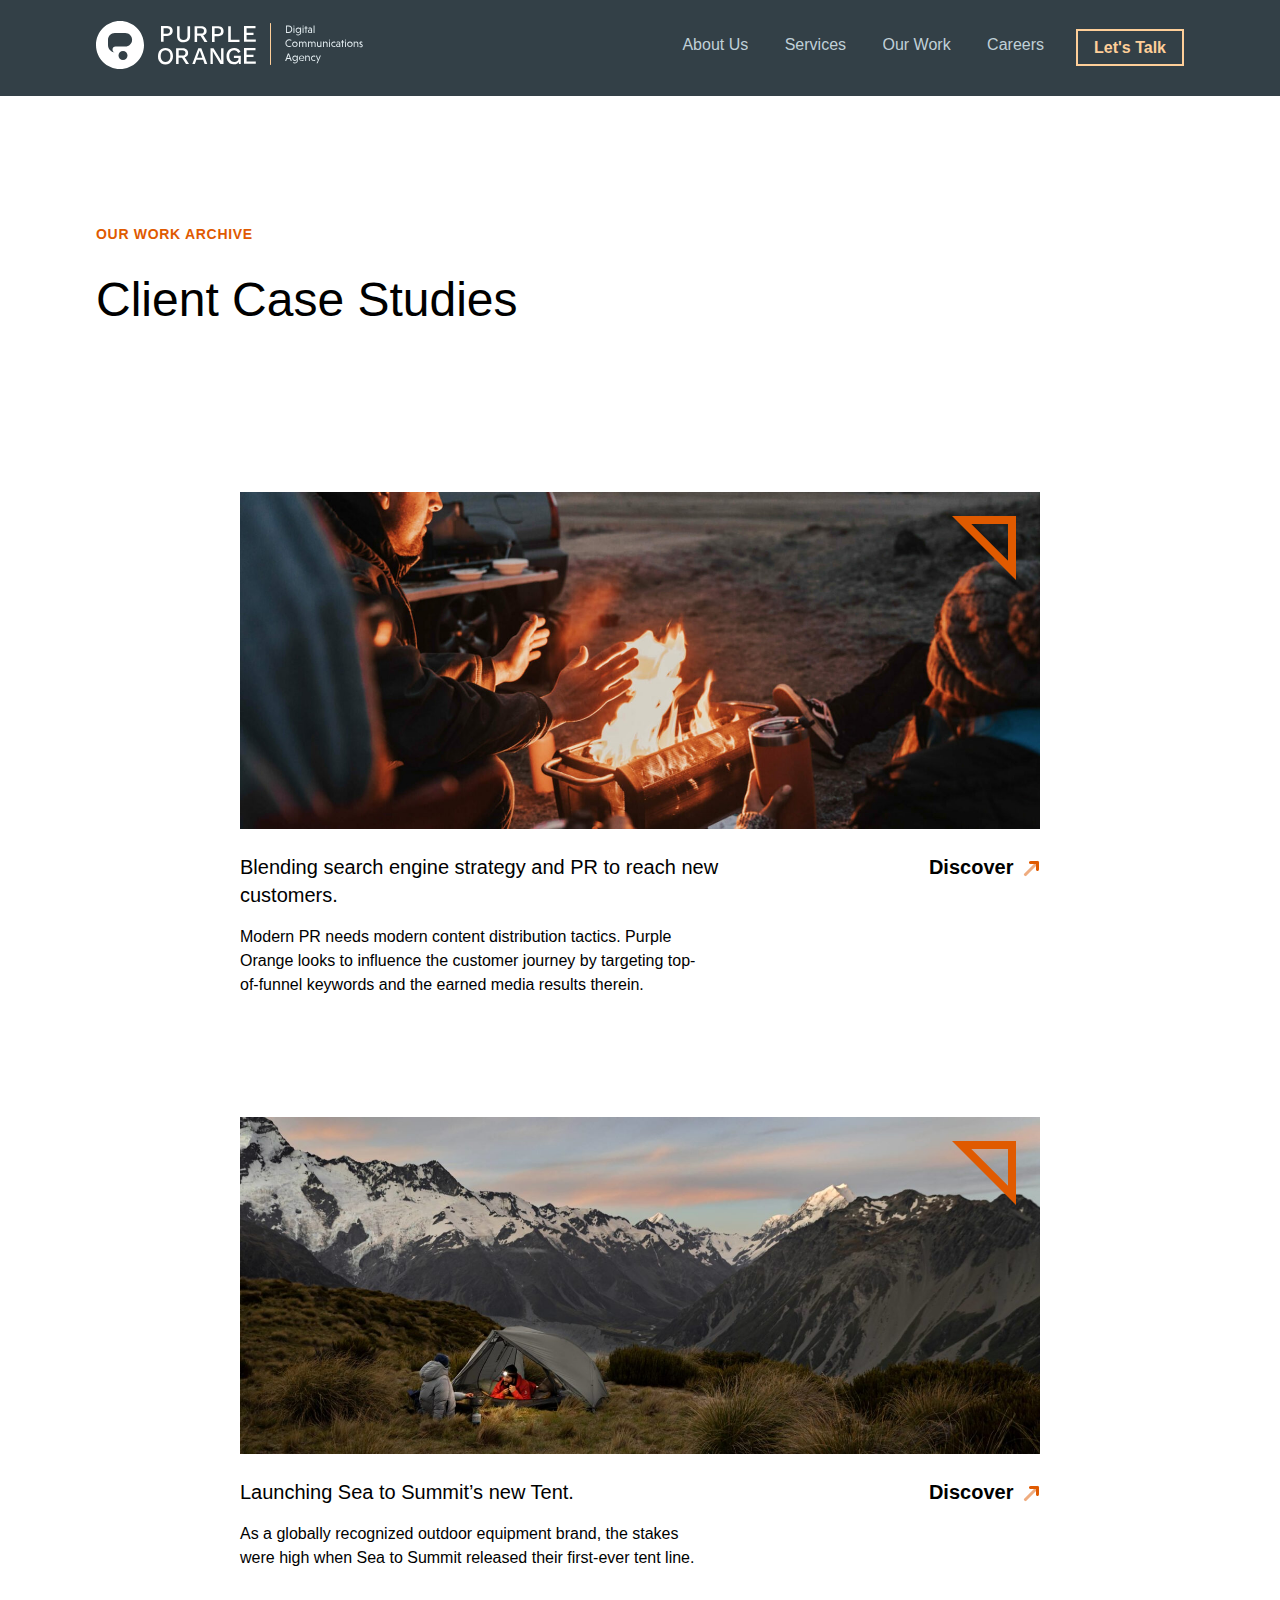
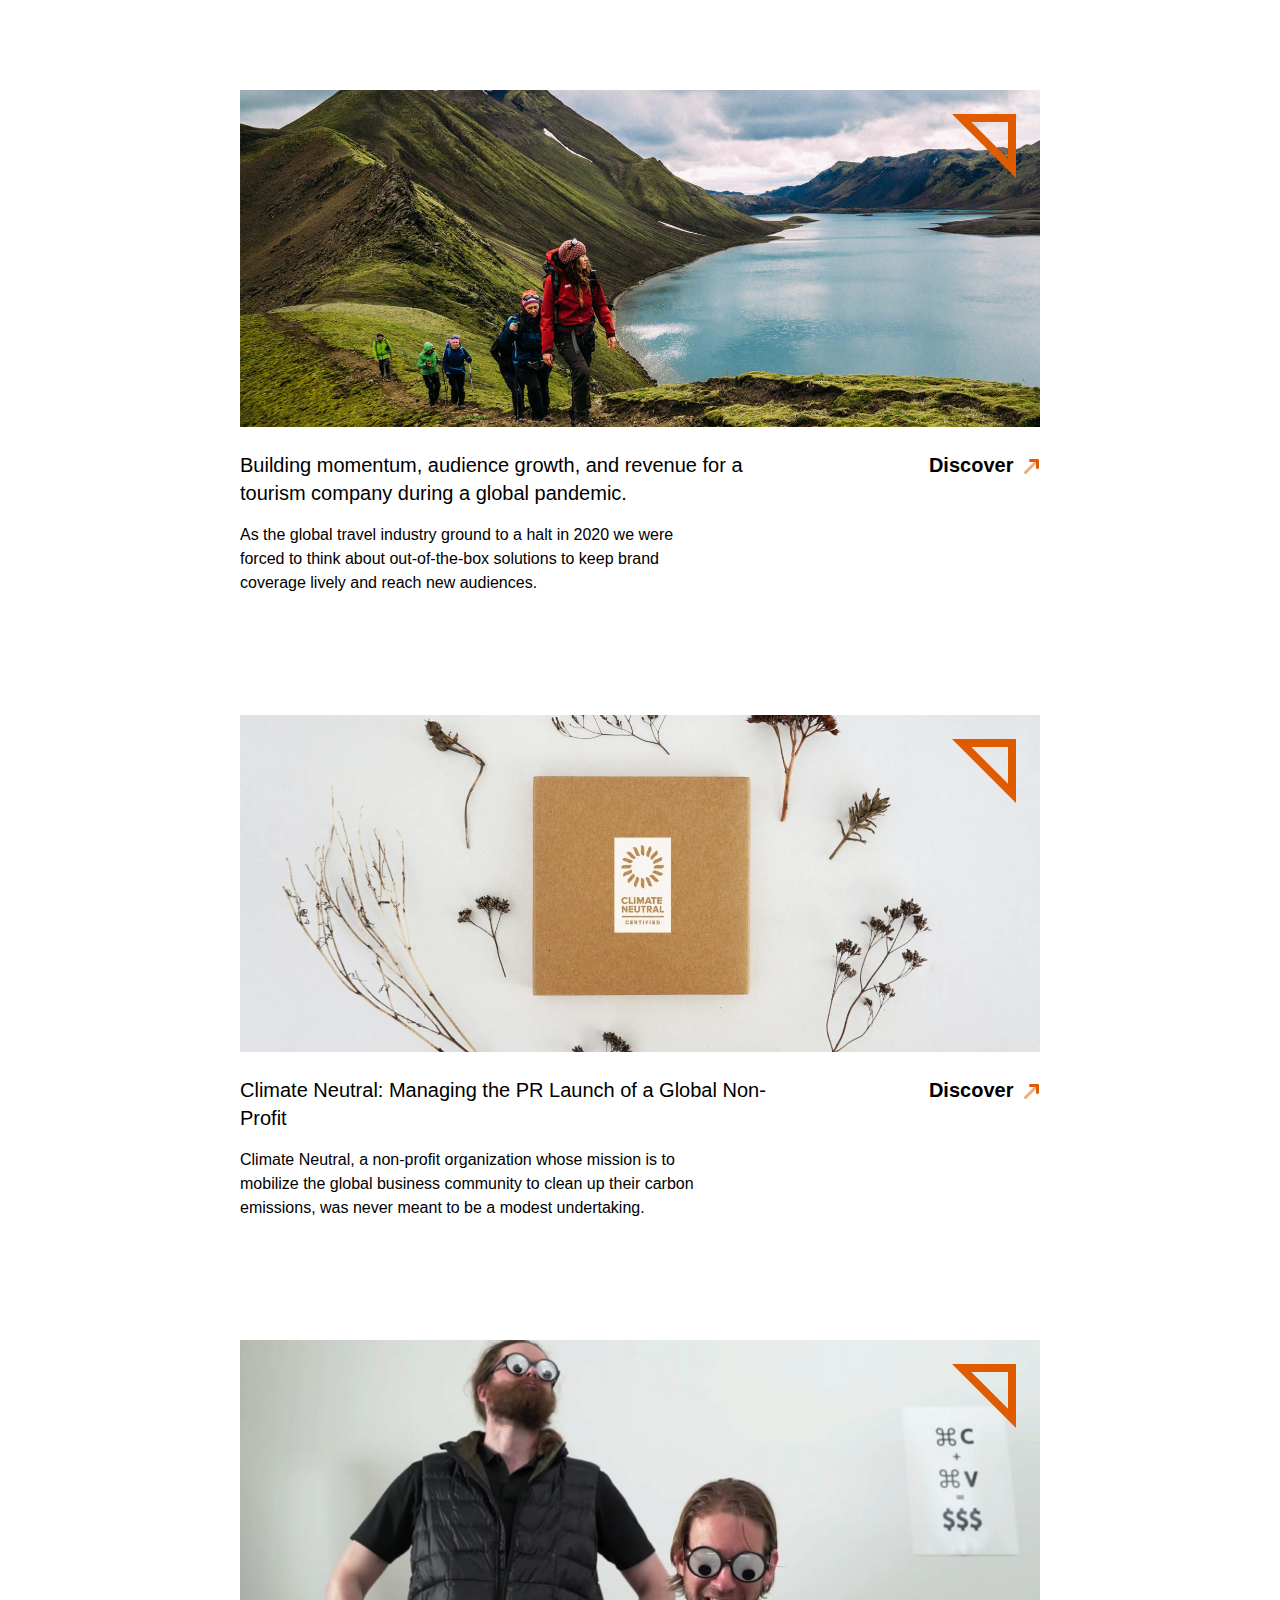
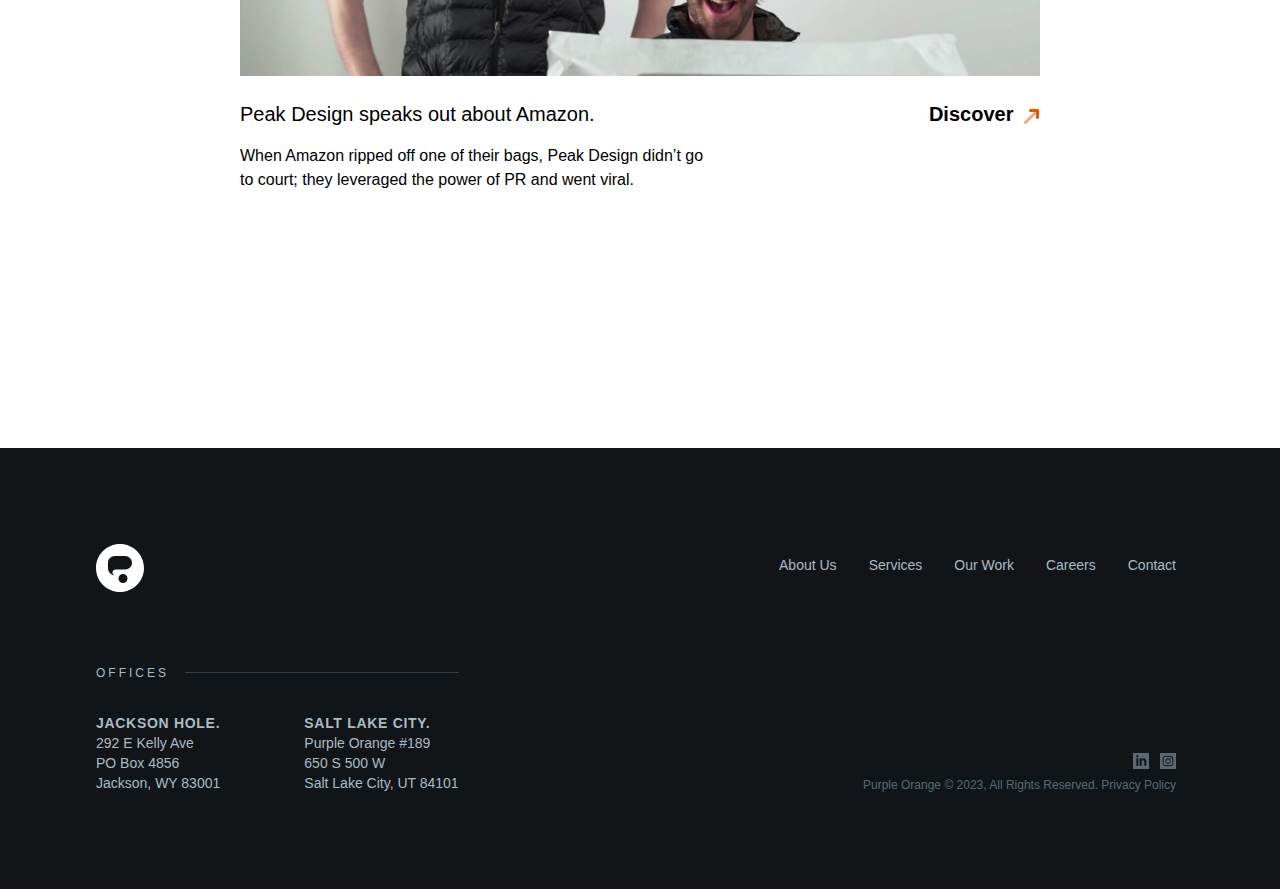
<file: case-studies/index.htm>
﻿
	<!doctype html>
<!--[if lt IE 11]><html class="no-js no-svg ie lt-ie11" lang="en-US"> <![endif]-->
<!--[if gt IE 11]><!--><html class="no-js no-svg gt-ie11" lang="en-US"> <!--<![endif]-->
<head>
    <meta charset="UTF-8">
    <meta name="description" content="Digital Communication Agency">

    <link rel="preconnect" href="https://fonts.googleapis.com"><link rel="preconnect" href="https://fonts.gstatic.com" crossorigin=""><link href="../css2?family=Outfit:wght@300;400;500;600;700&display=swap" rel="stylesheet">

    <link rel="stylesheet" href="../wp-content/themes/popr/global.css?v=2.4.3" type="text/css" media="screen">
    <meta http-equiv="Content-Type" content="text/html; charset=UTF-8">
    <meta http-equiv="X-UA-Compatible" content="IE=edge">
    <meta name="viewport" content="width=device-width,initial-scale=1,maximum-scale=1,user-scalable=no">
    <link rel="author" href="../wp-content/themes/popr/humans.txt">
    <link rel="profile" href="http://gmpg.org/xfn/11">

    <link rel="stylesheet" href="../fvp4dif.css">
    <script defer="" src="../alpinejs%403.12.0/dist/cdn.min.js"></script>

    <link rel="stylesheet" href="../swiper%407.4.1/swiper-bundle.min.css">
    <script src="../swiper%407.4.1/swiper-bundle.min.js"></script>

    <meta name='robots' content='index, follow, max-image-preview:large, max-snippet:-1, max-video-preview:-1'>

	<!-- This site is optimized with the Yoast SEO plugin v20.4 - https://yoast.com/wordpress/plugins/seo/ -->
	<title>Case Studies Archive &ndash; Purple Orange</title>
	<meta name="description" content="Purple Orange client case studies and success stories.">
	<link rel="canonical" href="index.htm">
	<meta property="og:locale" content="en_US">
	<meta property="og:type" content="website">
	<meta property="og:title" content="Case Studies Archive &ndash; Purple Orange">
	<meta property="og:description" content="Purple Orange client case studies and success stories.">
	<meta property="og:url" content="https://purpleorange.agency/case-studies/">
	<meta property="og:site_name" content="Purple Orange">
	<meta name="twitter:card" content="summary_large_image">
	<script type="application/ld+json" class="yoast-schema-graph">{"@context":"https://schema.org","@graph":[{"@type":"CollectionPage","@id":"https://purpleorange.agency/case-studies/","url":"https://purpleorange.agency/case-studies/","name":"Case Studies Archive &ndash; Purple Orange","isPartOf":{"@id":"https://purpleorange.agency/#website"},"description":"Purple Orange client case studies and success stories.","breadcrumb":{"@id":"https://purpleorange.agency/case-studies/#breadcrumb"},"inLanguage":"en-US"},{"@type":"BreadcrumbList","@id":"https://purpleorange.agency/case-studies/#breadcrumb","itemListElement":[{"@type":"ListItem","position":1,"name":"Home","item":"https://purpleorange.agency/"},{"@type":"ListItem","position":2,"name":"Case Studies"}]},{"@type":"WebSite","@id":"https://purpleorange.agency/#website","url":"https://purpleorange.agency/","name":"Purple Orange","description":"Digital Communication Agency","publisher":{"@id":"https://purpleorange.agency/#organization"},"potentialAction":[{"@type":"SearchAction","target":{"@type":"EntryPoint","urlTemplate":"https://purpleorange.agency/?s={search_term_string}"},"query-input":"required name=search_term_string"}],"inLanguage":"en-US"},{"@type":"Organization","@id":"https://purpleorange.agency/#organization","name":"Purple Orange – Digital Communications Agency","url":"https://purpleorange.agency/","logo":{"@type":"ImageObject","inLanguage":"en-US","@id":"https://purpleorange.agency/#/schema/logo/image/","url":"https://purpleorange.agency/wp-content/uploads/2021/12/Purple-Orange-PR.png","contentUrl":"https://purpleorange.agency/wp-content/uploads/2021/12/Purple-Orange-PR.png","width":600,"height":400,"caption":"Purple Orange – Digital Communications Agency"},"image":{"@id":"https://purpleorange.agency/#/schema/logo/image/"},"sameAs":["https://www.instagram.com/purpleorangepr/","https://www.linkedin.com/company/purple-orange-llc/"]}]}</script>
	<!-- / Yoast SEO plugin. -->


<link rel="alternate" type="application/rss+xml" title="Purple Orange &raquo; Case Studies Feed" href="feed/index.htm">
<link rel='stylesheet' id='sbi_styles-css' href='../wp-content/plugins/instagram-feed-pro/css/sbi-styles.min.css?ver=6.2.2' type='text/css' media='all'>
<link rel='stylesheet' id='wp-block-library-css' href='../wp-includes/css/dist/block-library/style.min.css?ver=6.1.1' type='text/css' media='all'>
<link rel='stylesheet' id='classic-theme-styles-css' href='../wp-includes/css/classic-themes.min.css?ver=1' type='text/css' media='all'>
<style id='global-styles-inline-css' type='text/css'>
body{--wp--preset--color--black: #000000;--wp--preset--color--cyan-bluish-gray: #abb8c3;--wp--preset--color--white: #ffffff;--wp--preset--color--pale-pink: #f78da7;--wp--preset--color--vivid-red: #cf2e2e;--wp--preset--color--luminous-vivid-orange: #ff6900;--wp--preset--color--luminous-vivid-amber: #fcb900;--wp--preset--color--light-green-cyan: #7bdcb5;--wp--preset--color--vivid-green-cyan: #00d084;--wp--preset--color--pale-cyan-blue: #8ed1fc;--wp--preset--color--vivid-cyan-blue: #0693e3;--wp--preset--color--vivid-purple: #9b51e0;--wp--preset--gradient--vivid-cyan-blue-to-vivid-purple: linear-gradient(135deg,rgba(6,147,227,1) 0%,rgb(155,81,224) 100%);--wp--preset--gradient--light-green-cyan-to-vivid-green-cyan: linear-gradient(135deg,rgb(122,220,180) 0%,rgb(0,208,130) 100%);--wp--preset--gradient--luminous-vivid-amber-to-luminous-vivid-orange: linear-gradient(135deg,rgba(252,185,0,1) 0%,rgba(255,105,0,1) 100%);--wp--preset--gradient--luminous-vivid-orange-to-vivid-red: linear-gradient(135deg,rgba(255,105,0,1) 0%,rgb(207,46,46) 100%);--wp--preset--gradient--very-light-gray-to-cyan-bluish-gray: linear-gradient(135deg,rgb(238,238,238) 0%,rgb(169,184,195) 100%);--wp--preset--gradient--cool-to-warm-spectrum: linear-gradient(135deg,rgb(74,234,220) 0%,rgb(151,120,209) 20%,rgb(207,42,186) 40%,rgb(238,44,130) 60%,rgb(251,105,98) 80%,rgb(254,248,76) 100%);--wp--preset--gradient--blush-light-purple: linear-gradient(135deg,rgb(255,206,236) 0%,rgb(152,150,240) 100%);--wp--preset--gradient--blush-bordeaux: linear-gradient(135deg,rgb(254,205,165) 0%,rgb(254,45,45) 50%,rgb(107,0,62) 100%);--wp--preset--gradient--luminous-dusk: linear-gradient(135deg,rgb(255,203,112) 0%,rgb(199,81,192) 50%,rgb(65,88,208) 100%);--wp--preset--gradient--pale-ocean: linear-gradient(135deg,rgb(255,245,203) 0%,rgb(182,227,212) 50%,rgb(51,167,181) 100%);--wp--preset--gradient--electric-grass: linear-gradient(135deg,rgb(202,248,128) 0%,rgb(113,206,126) 100%);--wp--preset--gradient--midnight: linear-gradient(135deg,rgb(2,3,129) 0%,rgb(40,116,252) 100%);--wp--preset--duotone--dark-grayscale: url('#wp-duotone-dark-grayscale');--wp--preset--duotone--grayscale: url('#wp-duotone-grayscale');--wp--preset--duotone--purple-yellow: url('#wp-duotone-purple-yellow');--wp--preset--duotone--blue-red: url('#wp-duotone-blue-red');--wp--preset--duotone--midnight: url('#wp-duotone-midnight');--wp--preset--duotone--magenta-yellow: url('#wp-duotone-magenta-yellow');--wp--preset--duotone--purple-green: url('#wp-duotone-purple-green');--wp--preset--duotone--blue-orange: url('#wp-duotone-blue-orange');--wp--preset--font-size--small: 13px;--wp--preset--font-size--medium: 20px;--wp--preset--font-size--large: 36px;--wp--preset--font-size--x-large: 42px;--wp--preset--spacing--20: 0.44rem;--wp--preset--spacing--30: 0.67rem;--wp--preset--spacing--40: 1rem;--wp--preset--spacing--50: 1.5rem;--wp--preset--spacing--60: 2.25rem;--wp--preset--spacing--70: 3.38rem;--wp--preset--spacing--80: 5.06rem;}:where(.is-layout-flex){gap: 0.5em;}body .is-layout-flow > .alignleft{float: left;margin-inline-start: 0;margin-inline-end: 2em;}body .is-layout-flow > .alignright{float: right;margin-inline-start: 2em;margin-inline-end: 0;}body .is-layout-flow > .aligncenter{margin-left: auto !important;margin-right: auto !important;}body .is-layout-constrained > .alignleft{float: left;margin-inline-start: 0;margin-inline-end: 2em;}body .is-layout-constrained > .alignright{float: right;margin-inline-start: 2em;margin-inline-end: 0;}body .is-layout-constrained > .aligncenter{margin-left: auto !important;margin-right: auto !important;}body .is-layout-constrained > :where(:not(.alignleft):not(.alignright):not(.alignfull)){max-width: var(--wp--style--global--content-size);margin-left: auto !important;margin-right: auto !important;}body .is-layout-constrained > .alignwide{max-width: var(--wp--style--global--wide-size);}body .is-layout-flex{display: flex;}body .is-layout-flex{flex-wrap: wrap;align-items: center;}body .is-layout-flex > *{margin: 0;}:where(.wp-block-columns.is-layout-flex){gap: 2em;}.has-black-color{color: var(--wp--preset--color--black) !important;}.has-cyan-bluish-gray-color{color: var(--wp--preset--color--cyan-bluish-gray) !important;}.has-white-color{color: var(--wp--preset--color--white) !important;}.has-pale-pink-color{color: var(--wp--preset--color--pale-pink) !important;}.has-vivid-red-color{color: var(--wp--preset--color--vivid-red) !important;}.has-luminous-vivid-orange-color{color: var(--wp--preset--color--luminous-vivid-orange) !important;}.has-luminous-vivid-amber-color{color: var(--wp--preset--color--luminous-vivid-amber) !important;}.has-light-green-cyan-color{color: var(--wp--preset--color--light-green-cyan) !important;}.has-vivid-green-cyan-color{color: var(--wp--preset--color--vivid-green-cyan) !important;}.has-pale-cyan-blue-color{color: var(--wp--preset--color--pale-cyan-blue) !important;}.has-vivid-cyan-blue-color{color: var(--wp--preset--color--vivid-cyan-blue) !important;}.has-vivid-purple-color{color: var(--wp--preset--color--vivid-purple) !important;}.has-black-background-color{background-color: var(--wp--preset--color--black) !important;}.has-cyan-bluish-gray-background-color{background-color: var(--wp--preset--color--cyan-bluish-gray) !important;}.has-white-background-color{background-color: var(--wp--preset--color--white) !important;}.has-pale-pink-background-color{background-color: var(--wp--preset--color--pale-pink) !important;}.has-vivid-red-background-color{background-color: var(--wp--preset--color--vivid-red) !important;}.has-luminous-vivid-orange-background-color{background-color: var(--wp--preset--color--luminous-vivid-orange) !important;}.has-luminous-vivid-amber-background-color{background-color: var(--wp--preset--color--luminous-vivid-amber) !important;}.has-light-green-cyan-background-color{background-color: var(--wp--preset--color--light-green-cyan) !important;}.has-vivid-green-cyan-background-color{background-color: var(--wp--preset--color--vivid-green-cyan) !important;}.has-pale-cyan-blue-background-color{background-color: var(--wp--preset--color--pale-cyan-blue) !important;}.has-vivid-cyan-blue-background-color{background-color: var(--wp--preset--color--vivid-cyan-blue) !important;}.has-vivid-purple-background-color{background-color: var(--wp--preset--color--vivid-purple) !important;}.has-black-border-color{border-color: var(--wp--preset--color--black) !important;}.has-cyan-bluish-gray-border-color{border-color: var(--wp--preset--color--cyan-bluish-gray) !important;}.has-white-border-color{border-color: var(--wp--preset--color--white) !important;}.has-pale-pink-border-color{border-color: var(--wp--preset--color--pale-pink) !important;}.has-vivid-red-border-color{border-color: var(--wp--preset--color--vivid-red) !important;}.has-luminous-vivid-orange-border-color{border-color: var(--wp--preset--color--luminous-vivid-orange) !important;}.has-luminous-vivid-amber-border-color{border-color: var(--wp--preset--color--luminous-vivid-amber) !important;}.has-light-green-cyan-border-color{border-color: var(--wp--preset--color--light-green-cyan) !important;}.has-vivid-green-cyan-border-color{border-color: var(--wp--preset--color--vivid-green-cyan) !important;}.has-pale-cyan-blue-border-color{border-color: var(--wp--preset--color--pale-cyan-blue) !important;}.has-vivid-cyan-blue-border-color{border-color: var(--wp--preset--color--vivid-cyan-blue) !important;}.has-vivid-purple-border-color{border-color: var(--wp--preset--color--vivid-purple) !important;}.has-vivid-cyan-blue-to-vivid-purple-gradient-background{background: var(--wp--preset--gradient--vivid-cyan-blue-to-vivid-purple) !important;}.has-light-green-cyan-to-vivid-green-cyan-gradient-background{background: var(--wp--preset--gradient--light-green-cyan-to-vivid-green-cyan) !important;}.has-luminous-vivid-amber-to-luminous-vivid-orange-gradient-background{background: var(--wp--preset--gradient--luminous-vivid-amber-to-luminous-vivid-orange) !important;}.has-luminous-vivid-orange-to-vivid-red-gradient-background{background: var(--wp--preset--gradient--luminous-vivid-orange-to-vivid-red) !important;}.has-very-light-gray-to-cyan-bluish-gray-gradient-background{background: var(--wp--preset--gradient--very-light-gray-to-cyan-bluish-gray) !important;}.has-cool-to-warm-spectrum-gradient-background{background: var(--wp--preset--gradient--cool-to-warm-spectrum) !important;}.has-blush-light-purple-gradient-background{background: var(--wp--preset--gradient--blush-light-purple) !important;}.has-blush-bordeaux-gradient-background{background: var(--wp--preset--gradient--blush-bordeaux) !important;}.has-luminous-dusk-gradient-background{background: var(--wp--preset--gradient--luminous-dusk) !important;}.has-pale-ocean-gradient-background{background: var(--wp--preset--gradient--pale-ocean) !important;}.has-electric-grass-gradient-background{background: var(--wp--preset--gradient--electric-grass) !important;}.has-midnight-gradient-background{background: var(--wp--preset--gradient--midnight) !important;}.has-small-font-size{font-size: var(--wp--preset--font-size--small) !important;}.has-medium-font-size{font-size: var(--wp--preset--font-size--medium) !important;}.has-large-font-size{font-size: var(--wp--preset--font-size--large) !important;}.has-x-large-font-size{font-size: var(--wp--preset--font-size--x-large) !important;}
.wp-block-navigation a:where(:not(.wp-element-button)){color: inherit;}
:where(.wp-block-columns.is-layout-flex){gap: 2em;}
.wp-block-pullquote{font-size: 1.5em;line-height: 1.6;}
</style>
<script type='text/javascript' src='../wp-includes/js/jquery/jquery.min.js?ver=3.6.1' id='jquery-core-js'></script>
<script type='text/javascript' src='../wp-includes/js/jquery/jquery-migrate.min.js?ver=3.3.2' id='jquery-migrate-js'></script>
<link rel="https://api.w.org/" href="../wp-json/index.htm"><link rel="EditURI" type="application/rsd+xml" title="RSD" href="../xmlrpc.php?rsd">
<link rel="wlwmanifest" type="application/wlwmanifest+xml" href="../wp-includes/wlwmanifest.xml">
<link rel="icon" href="../wp-content/uploads/2021/11/cropped-favicon-32x32.png" sizes="32x32">
<link rel="icon" href="../wp-content/uploads/2021/11/cropped-favicon-192x192.png" sizes="192x192">
<link rel="apple-touch-icon" href="../wp-content/uploads/2021/11/cropped-favicon-180x180.png">
<meta name="msapplication-TileImage" content="https://purpleorange.agency/wp-content/uploads/2021/11/cropped-favicon-270x270.png">

		</head>


	<body class="archive post-type-archive post-type-archive-case_studies" x-data="{ open: false }" :class="{ 'overflow-y-hidden': open }">
		<a class="sr-only skip-link" href="#content">Skip to content</a>

					
<header id="header-site" class="relative z-40 font-bold bg-gray text-offwhite">

    <div class="container flex items-center justify-between w-full h-24">
        <div class="z-50 flex items-center h-full logo">
            <h1 class="sr-only">
                <a href="../index.htm" rel="home">Purple Orange</a>
            </h1>
            <a href="../index.htm" rel="home" title="Purple Orange">
                <span class="md:hidden">
                    <?xml version="1.0" encoding="UTF-8"?>
<svg width="160px" height="48px" viewbox="0 0 160 48" version="1.1" xmlns="http://www.w3.org/2000/svg" xmlns:xlink="http://www.w3.org/1999/xlink">
    <title>Purple Orange Logo + Wordmark</title>
    <g id="Purple-Orange-Logo-/-48px-/-Logo-+-Wordmark-/-Black" stroke="none" stroke-width="1" fill="none" fill-rule="evenodd">
        <path d="M105.0544,5.16 L105.38896,5.16565333 C106.928587,5.21841778 108.165067,5.64053333 109.0984,6.432 C110.0984,7.28 110.5984,8.424 110.5984,9.864 C110.5984,11.352 110.0984,12.5 109.0984,13.308 L108.89376,13.4642133 C108.40544,13.8161422 107.841333,14.0800889 107.20144,14.2560533 L107.1614,14.267 L111.5344,21 L108.5824,21 L104.5484,14.664 L101.1424,14.664 L101.1424,21 L98.5984,21 L98.5984,5.16 L105.0544,5.16 Z M104.8624,7.344 L101.1424,7.344 L101.1424,12.528 L104.8624,12.528 C105.9024,12.528 106.6744,12.316 107.1784,11.892 C107.6824,11.468 107.9344,10.816 107.9344,9.936 C107.9344,9.072 107.6824,8.424 107.1784,7.992 C106.6744,7.56 105.9024,7.344 104.8624,7.344 Z" id="Combined-Shape" fill="#FFFFFF" fill-rule="nonzero"></path>
        <path d="M122.1296,5.16 L122.46572,5.166 C123.46004,5.202 124.328,5.4 125.0696,5.76 C125.8936,6.16 126.5376,6.728 127.0016,7.464 C127.4656,8.2 127.6976,9.088 127.6976,10.128 C127.6976,11.152 127.4656,12.036 127.0016,12.78 C126.5376,13.524 125.8936,14.096 125.0696,14.496 C124.2456,14.896 123.2656,15.096 122.1296,15.096 L118.6016,15.096 L118.6016,21 L116.0336,21 L116.0336,5.16 L122.1296,5.16 Z M121.7216,7.344 L118.6016,7.344 L118.6016,12.888 L121.7216,12.888 C122.8576,12.888 123.6936,12.652 124.2296,12.18 C124.7656,11.708 125.0336,11.024 125.0336,10.128 C125.0336,9.216 124.7656,8.524 124.2296,8.052 C123.6936,7.58 122.8576,7.344 121.7216,7.344 Z" id="Combined-Shape" fill="#FFFFFF" fill-rule="nonzero"></path>
        <path d="M69.464,27 C71,27 72.328,27.328 73.448,27.984 C74.568,28.64 75.432,29.576 76.04,30.792 C76.648,32.008 76.952,33.464 76.952,35.16 C76.952,36.856 76.648,38.312 76.04,39.528 C75.432,40.744 74.568,41.68 73.448,42.336 C72.328,42.992 71,43.32 69.464,43.32 C67.944,43.32 66.624,42.992 65.504,42.336 C64.384,41.68 63.52,40.744 62.912,39.528 C62.304,38.312 62,36.856 62,35.16 C62,33.464 62.304,32.008 62.912,30.792 C63.52,29.576 64.384,28.64 65.504,27.984 C66.624,27.328 67.944,27 69.464,27 Z M69.464,29.232 C68.472,29.232 67.62,29.464 66.908,29.928 C66.196,30.392 65.648,31.064 65.264,31.944 C64.88,32.824 64.688,33.896 64.688,35.16 C64.688,36.408 64.88,37.476 65.264,38.364 C65.648,39.252 66.196,39.928 66.908,40.392 C67.62,40.856 68.472,41.088 69.464,41.088 C70.472,41.088 71.332,40.856 72.044,40.392 C72.756,39.928 73.304,39.252 73.688,38.364 C74.072,37.476 74.264,36.408 74.264,35.16 C74.264,33.896 74.072,32.824 73.688,31.944 C73.304,31.064 72.756,30.392 72.044,29.928 C71.332,29.464 70.472,29.232 69.464,29.232 Z" id="Combined-Shape" fill="#FFFFFF" fill-rule="nonzero"></path>
        <path d="M86.5968,27.16 L86.93136,27.1656533 C88.4709867,27.2184178 89.7074667,27.6405333 90.6408,28.432 C91.6408,29.28 92.1408,30.424 92.1408,31.864 C92.1408,33.352 91.6408,34.5 90.6408,35.308 L90.43616,35.4642133 C89.94784,35.8161422 89.3837333,36.0800889 88.74384,36.2560533 L88.7028,36.267 L93.0768,43 L90.1248,43 L86.0898,36.664 L82.6848,36.664 L82.6848,43 L80.1408,43 L80.1408,27.16 L86.5968,27.16 Z M86.4048,29.344 L82.6848,29.344 L82.6848,34.528 L86.4048,34.528 C87.4448,34.528 88.2168,34.316 88.7208,33.892 C89.2248,33.468 89.4768,32.816 89.4768,31.936 C89.4768,31.072 89.2248,30.424 88.7208,29.992 C88.2168,29.56 87.4448,29.344 86.4048,29.344 Z" id="Combined-Shape" fill="#FFFFFF" fill-rule="nonzero"></path>
        <path d="M105.3136,27.16 L111.2896,43 L108.5776,43 L107.0826,38.848 L100.4116,38.848 L98.9056,43 L96.2656,43 L102.2416,27.16 L105.3136,27.16 Z M103.7776,29.392 L103.7056,29.392 L103.0336,31.624 L101.1686,36.76 L106.3306,36.76 L104.4976,31.672 L103.7776,29.392 Z" id="Combined-Shape" fill="#FFFFFF" fill-rule="nonzero"></path>
        <path d="M71.096,5 L71.43212,5.006 C72.42644,5.042 73.2944,5.24 74.036,5.6 C74.86,6 75.504,6.568 75.968,7.304 C76.432,8.04 76.664,8.928 76.664,9.968 C76.664,10.992 76.432,11.876 75.968,12.62 C75.504,13.364 74.86,13.936 74.036,14.336 C73.212,14.736 72.232,14.936 71.096,14.936 L67.568,14.936 L67.568,20.84 L65,20.84 L65,5 L71.096,5 Z M70.688,7.184 L67.568,7.184 L67.568,12.728 L70.688,12.728 C71.824,12.728 72.66,12.492 73.196,12.02 C73.732,11.548 74,10.864 74,9.968 C74,9.056 73.732,8.364 73.196,7.892 C72.66,7.42 71.824,7.184 70.688,7.184 Z" id="Combined-Shape" fill="#FFFFFF" fill-rule="nonzero"></path>
        <path d="M87.6192,21.24 C89.7312,21.24 91.3392,20.712 92.4432,19.656 C93.5472,18.6 94.0992,17.024 94.0992,14.928 L94.0992,14.928 L94.0992,5.16 L91.5312,5.16 L91.5312,14.616 C91.5312,16.104 91.2112,17.208 90.5712,17.928 C89.9312,18.648 88.9472,19.008 87.6192,19.008 C86.3072,19.008 85.3312,18.648 84.6912,17.928 C84.0512,17.208 83.7312,16.104 83.7312,14.616 L83.7312,14.616 L83.7312,5.16 L81.1632,5.16 L81.1632,14.928 C81.1632,17.024 81.7192,18.6 82.8312,19.656 C83.9432,20.712 85.5392,21.24 87.6192,21.24 Z" id="Path" fill="#FFFFFF" fill-rule="nonzero"></path>
        <polygon id="Path" fill="#FFFFFF" fill-rule="nonzero" points="143.5008 21 143.5008 18.792 134.7648 18.792 134.7648 5.16 132.1968 5.16 132.1968 21"></polygon>
        <polygon id="Path" fill="#FFFFFF" fill-rule="nonzero" points="159.808 20.84 159.808 18.632 150.568 18.632 150.568 13.928 157.528 13.928 157.528 11.768 150.568 11.768 150.568 7.208 159.472 7.208 159.472 5 148 5 148 20.84"></polygon>
        <polygon id="Path" fill="#FFFFFF" fill-rule="nonzero" points="116.8304 43 116.8304 32.776 116.7344 30.208 116.7584 30.208 118.2944 33.016 124.4144 43 127.4624 43 127.4624 27.16 125.0864 27.16 125.0864 37.384 125.1824 39.976 125.1584 39.976 123.5984 37.12 117.5024 27.16 114.4784 27.16 114.4784 43"></polygon>
        <path d="M137.9712,43.24 C139.3152,43.24 140.4312,42.96 141.3192,42.4 C141.9112,42.0266667 142.3912,41.5537778 142.7592,40.9813333 L142.7972,40.919 L142.8912,43 L144.8112,43 L144.8112,34.84 L137.9232,34.84 L137.9232,36.928 L142.5312,36.928 L142.5312,37.384 C142.5312,38.008 142.4232,38.548 142.2072,39.004 C141.9912,39.46 141.6912,39.836 141.3072,40.132 C140.9232,40.428 140.4752,40.652 139.9632,40.804 C139.4512,40.956 138.8992,41.032 138.3072,41.032 C137.2192,41.032 136.3032,40.8 135.5592,40.336 C134.8152,39.872 134.2592,39.196 133.8912,38.308 C133.5232,37.42 133.3392,36.344 133.3392,35.08 C133.3392,33.832 133.5472,32.764 133.9632,31.876 C134.3792,30.988 134.9592,30.312 135.7032,29.848 C136.4472,29.384 137.3152,29.152 138.3072,29.152 C139.2992,29.152 140.1432,29.372 140.8392,29.812 C141.5352,30.252 142.0352,30.912 142.3392,31.792 L142.3392,31.792 L144.7152,30.664 C144.1072,29.384 143.2952,28.44 142.2792,27.832 C141.2632,27.224 139.9312,26.92 138.2832,26.92 C136.7792,26.92 135.4472,27.252 134.2872,27.916 C133.1272,28.58 132.2312,29.52 131.5992,30.736 C130.9672,31.952 130.6512,33.4 130.6512,35.08 C130.6512,36.792 130.9552,38.252 131.5632,39.46 C132.1712,40.668 133.0192,41.6 134.1072,42.256 C135.1952,42.912 136.4832,43.24 137.9712,43.24 Z" id="Path" fill="#FFFFFF" fill-rule="nonzero"></path>
        <polygon id="Path" fill="#FFFFFF" fill-rule="nonzero" points="159.808 42.84 159.808 40.632 150.568 40.632 150.568 35.928 157.528 35.928 157.528 33.768 150.568 33.768 150.568 29.208 159.472 29.208 159.472 27 148 27 148 42.84"></polygon>
        <g id="Purple-Orange-Logo-/-48px-/-Logo" fill="#FFFFFF">
            <path d="M24,0 C37.254834,0 48,10.745166 48,24 C48,37.254834 37.254834,48 24,48 C10.745166,48 0,37.254834 0,24 C0,10.745166 10.745166,0 24,0 Z M27,30 C24.5147186,30 22.5,32.0147186 22.5,34.5 C22.5,36.9852814 24.5147186,39 27,39 C29.4852814,39 31.5,36.9852814 31.5,34.5 C31.5,32.0147186 29.4852814,30 27,30 Z M29.25,12 L18.75,12 C15.0220779,12 12,15.0220779 12,18.75 L12,24 C12,28.1421356 15.3578644,31.5 19.5,31.5 C17.8431458,31.5 16.5,30.1568542 16.5,28.5 C16.5,26.8431458 17.8431458,25.5 19.5,25.5 L29.25,25.5 C32.9779221,25.5 36,22.4779221 36,18.75 C36,15.0220779 32.9779221,12 29.25,12 Z" id="Combined-Shape"></path>
        </g>
    </g>
</svg>
                </span>
                <span class="hidden md:inline-block">
                    <svg width="279px" height="48px" version="1.1" id="Layer_1" xmlns="http://www.w3.org/2000/svg" xmlns:xlink="http://www.w3.org/1999/xlink" x="0px" y="0px" viewbox="0 0 279 48" style="enable-background:new 0 0 279 48;" xml:space="preserve">
<style type="text/css">
	.st0{fill:#FFFFFF;}
	.st1{fill-rule:evenodd;clip-rule:evenodd;fill:#FFFFFF;}
	.st2{fill:none;stroke:#FFCF99;stroke-linecap:round;}
	.st3{enable-background:new    ;}
	.st4{fill:#E4EDF1;}
</style>
<g id="Symbols">
	<g id="Comps-Elements-_-Navigation-_-Navbar-_-Desktop-_-White">
		<g id="Group">
			<g id="Purple-Orange-Logo-_-48px-_-Logo">
				<path id="Combined-Shape" class="st0" d="M105.1,5.2h0.3c1.3,0,2.7,0.4,3.7,1.3c1,0.9,1.6,2.1,1.5,3.4c0.1,1.3-0.5,2.6-1.5,3.4
					l0,0l-0.2,0.1c-0.5,0.4-1.1,0.6-1.7,0.8l0,0l4.3,6.8h-3l-4-6.3h-3.4V21h-2.5V5.2H105.1z M104.9,7.3h-3.7v5.2h3.7
					c0.8,0.1,1.6-0.2,2.3-0.6c0.5-0.5,0.8-1.3,0.8-2c0-0.7-0.2-1.4-0.8-1.9C106.5,7.5,105.7,7.3,104.9,7.3L104.9,7.3z"></path>
				<path id="Combined-Shape-2" class="st0" d="M122.1,5.2h0.3c0.9,0,1.8,0.2,2.6,0.6c0.8,0.4,1.5,1,1.9,1.7
					c0.5,0.8,0.7,1.7,0.7,2.7c0,0.9-0.2,1.9-0.7,2.7c-0.5,0.7-1.1,1.3-1.9,1.7c-0.9,0.4-1.9,0.6-2.9,0.6h-3.5V21H116V5.2H122.1z
					 M121.7,7.3h-3.1v5.6h3.1c0.9,0.1,1.8-0.2,2.5-0.7c0.5-0.5,0.8-1.2,0.8-2c0.1-0.8-0.2-1.5-0.8-2.1
					C123.5,7.6,122.6,7.3,121.7,7.3L121.7,7.3z"></path>
				<path id="Combined-Shape-3" class="st0" d="M69.5,27c1.4,0,2.8,0.3,4,1c1.1,0.7,2,1.6,2.5,2.8c0.7,1.4,1,2.9,1,4.4
					c0,1.5-0.3,3-1,4.4c-0.6,1.2-1.5,2.1-2.6,2.8c-2.5,1.3-5.5,1.3-8,0c-1.1-0.7-2-1.6-2.6-2.8c-0.6-1.4-0.9-2.9-0.8-4.4
					c0-1.5,0.3-3,0.9-4.4c0.6-1.2,1.5-2.1,2.6-2.8C66.7,27.3,68.1,27,69.5,27z M69.5,29.2c-1.8-0.1-3.5,1-4.2,2.7
					c-0.4,1-0.6,2.1-0.6,3.2c0,1.1,0.2,2.2,0.6,3.2c0.7,1.7,2.4,2.8,4.2,2.7c0.9,0,1.8-0.2,2.6-0.7c0.7-0.5,1.3-1.2,1.7-2
					c0.4-1,0.6-2.1,0.6-3.2c0-1.1-0.2-2.2-0.6-3.2c-0.3-0.8-0.9-1.5-1.7-2C71.3,29.5,70.4,29.2,69.5,29.2z"></path>
				<path id="Combined-Shape-4" class="st0" d="M86.6,27.2h0.3c1.3,0,2.7,0.4,3.7,1.3c1,0.9,1.6,2.1,1.5,3.4
					c0.1,1.3-0.5,2.6-1.5,3.4l0,0l-0.2,0.2c-0.5,0.4-1.1,0.6-1.7,0.8l0,0l4.3,6.8h-3l-4-6.3h-3.4V43h-2.5V27.2H86.6z M86.4,29.3
					h-3.7v5.2h3.7c0.8,0.1,1.6-0.2,2.3-0.6c0.5-0.5,0.8-1.2,0.8-2c0.1-0.7-0.2-1.5-0.8-2C88,29.5,87.2,29.2,86.4,29.3L86.4,29.3z"></path>
				<path id="Combined-Shape-5" class="st0" d="M105.3,27.2l6,15.8h-2.7l-1.5-4.2h-6.7L98.9,43h-2.6l6-15.8H105.3z M103.8,29.4
					L103.8,29.4l-0.8,2.2l-1.9,5.1h5.2l-1.8-5.1L103.8,29.4z"></path>
				<path id="Combined-Shape-6" class="st0" d="M71.1,5h0.3c0.9,0,1.8,0.2,2.6,0.6c0.8,0.4,1.5,1,2,1.7c0.5,0.8,0.7,1.8,0.7,2.7
					c0,0.9-0.2,1.8-0.7,2.6c-0.5,0.8-1.2,1.4-2,1.7c-0.9,0.4-1.9,0.6-2.9,0.6h-3.5v5.9H65V5H71.1z M70.7,7.2h-3.1v5.6h3.1
					c0.9,0.1,1.8-0.2,2.5-0.7c0.5-0.5,0.8-1.2,0.8-2c0.1-0.8-0.2-1.5-0.8-2.1C72.5,7.4,71.6,7.1,70.7,7.2L70.7,7.2z"></path>
				<path id="Path" class="st0" d="M87.6,21.2c1.8,0.1,3.5-0.4,4.8-1.6c1.2-1.3,1.8-3,1.7-4.7l0,0V5.2h-2.6v9.5
					c0.1,1.2-0.3,2.4-1,3.3c-1.7,1.4-4.2,1.4-5.9,0c-0.7-0.9-1.1-2.1-1-3.3l0,0V5.2h-2.5v9.8c-0.1,1.7,0.5,3.5,1.7,4.7
					C84.2,20.8,85.9,21.4,87.6,21.2z"></path>
				<polygon id="Path-2" class="st0" points="143.5,21 143.5,18.8 134.8,18.8 134.8,5.2 132.2,5.2 132.2,21 				"></polygon>
				<polygon id="Path-3" class="st0" points="159.8,20.8 159.8,18.6 150.6,18.6 150.6,13.9 157.5,13.9 157.5,11.8 150.6,11.8 
					150.6,7.2 159.5,7.2 159.5,5 148,5 148,20.8 				"></polygon>
				<polygon id="Path-4" class="st0" points="116.8,43 116.8,32.8 116.7,30.2 116.8,30.2 118.3,33 124.4,43 127.5,43 127.5,27.2 
					125.1,27.2 125.1,37.4 125.2,40 125.2,40 123.6,37.1 117.5,27.2 114.5,27.2 114.5,43 				"></polygon>
				<path id="Path-5" class="st0" d="M138,43.2c1.2,0,2.3-0.2,3.4-0.8c0.6-0.4,1-0.8,1.4-1.4v-0.1l0.1,2.1h1.9v-8.2h-6.9v2.1h4.6
					v0.5c0,0.6-0.1,1.1-0.3,1.6c-0.2,0.4-0.5,0.8-0.9,1.1c-0.4,0.3-0.9,0.5-1.4,0.7c-0.5,0.2-1.1,0.2-1.6,0.2c-1,0-1.9-0.2-2.8-0.7
					c-0.8-0.5-1.3-1.2-1.7-2c-0.4-1-0.6-2.1-0.6-3.2c0-1.1,0.2-2.2,0.6-3.2c0.4-0.8,1-1.5,1.7-2c0.8-0.5,1.7-0.7,2.6-0.7
					c0.9,0,1.8,0.2,2.5,0.7c0.7,0.5,1.3,1.2,1.5,2l0,0l2.4-1.1c-0.5-1.2-1.4-2.2-2.4-2.8c-1.2-0.7-2.6-1-4-0.9c-1.4,0-2.8,0.3-4,1
					c-1.2,0.7-2.1,1.6-2.7,2.8c-0.7,1.3-1,2.8-0.9,4.3c0,1.5,0.3,3,0.9,4.4c0.6,1.2,1.4,2.1,2.6,2.8C135.3,43,136.6,43.3,138,43.2z"></path>
				<polygon id="Path-6" class="st0" points="159.8,42.8 159.8,40.6 150.6,40.6 150.6,35.9 157.5,35.9 157.5,33.8 150.6,33.8 
					150.6,29.2 159.5,29.2 159.5,27 148,27 148,42.8 				"></polygon>
				<g id="Combined-Shape-7">
					<path class="st1" d="M24,0c13.3,0,24,10.7,24,24S37.3,48,24,48S0,37.3,0,24S10.7,0,24,0z M27,30c-2.5,0-4.5,2-4.5,4.5
						s2,4.5,4.5,4.5s4.5-2,4.5-4.5C31.5,32,29.5,30,27,30C27,30,27,30,27,30z M29.2,12H18.8C15,12,12,15,12,18.8l0,0V24
						c0,4.1,3.4,7.5,7.5,7.5c-1.7,0-3-1.3-3-3s1.3-3,3-3h9.8c3.7,0,6.8-3,6.8-6.8S33,12,29.2,12z"></path>
				</g>
			</g>
			<line id="Line" class="st2" x1="174.5" y1="2.5" x2="174.5" y2="43.5"></line>
			<g id="Digital-Communicatio">
				<g class="st3">
					<path class="st4" d="M190,4.5h2.6c2.2,0,3.7,1.6,3.7,3.7s-1.4,3.7-3.7,3.7H190V4.5z M190.9,5.4v5.7h1.7c1.7,0,2.7-1.2,2.7-2.8
						c0-1.6-1-2.8-2.7-2.8H190.9z"></path>
				</g>
				<g class="st3">
					<path class="st4" d="M197.9,4.4c0.4,0,0.6,0.3,0.6,0.6s-0.3,0.6-0.6,0.6c-0.3,0-0.6-0.3-0.6-0.6S197.6,4.4,197.9,4.4z
						 M198.4,12h-0.9V6.6h0.9V12z"></path>
					<path class="st4" d="M205.1,6.6v5c0,1.7-1.1,2.8-2.8,2.8c-0.8,0-1.5-0.2-1.9-0.5v-1c0.4,0.3,1.2,0.6,1.9,0.6
						c1.1,0,1.9-0.7,1.9-1.8v-0.9c-0.4,0.7-1.1,1.1-2,1.1c-1.5,0-2.6-1.2-2.6-2.7c0-1.5,1.1-2.7,2.6-2.7c0.9,0,1.6,0.5,2,1.2V6.6
						H205.1z M202.3,7.4c-1,0-1.8,0.8-1.8,1.8c0,1,0.8,1.8,1.8,1.8c1,0,1.8-0.8,1.8-1.8C204.1,8.2,203.4,7.4,202.3,7.4z"></path>
					<path class="st4" d="M207.1,4.4c0.4,0,0.6,0.3,0.6,0.6s-0.3,0.6-0.6,0.6c-0.3,0-0.6-0.3-0.6-0.6S206.7,4.4,207.1,4.4z
						 M207.5,12h-0.9V6.6h0.9V12z"></path>
				</g>
				<g class="st3">
					<path class="st4" d="M209.5,12V7.4h-1V6.6h1V5.3l0.9-0.2v1.5h1.1v0.8h-1.1V12H209.5z"></path>
				</g>
				<g class="st3">
					<path class="st4" d="M212.5,6.9c0.4-0.2,0.9-0.4,1.5-0.4c1.2,0,2.1,0.6,2.1,2.1V12h-0.9v-0.6c-0.3,0.4-0.8,0.7-1.4,0.7
						c-1.2,0-1.9-0.8-1.9-1.8c0-1,0.8-1.8,1.9-1.8c0.6,0,1.1,0.3,1.4,0.6V8.6c0-0.9-0.6-1.2-1.2-1.2c-0.5,0-1,0.2-1.5,0.4V6.9z
						 M214,11.4c0.6,0,1.2-0.5,1.2-1.1c0-0.6-0.5-1.1-1.2-1.1c-0.6,0-1.2,0.5-1.2,1.1C212.8,10.9,213.3,11.4,214,11.4z"></path>
					<path class="st4" d="M218.5,12h-0.9V4.4h0.9V12z"></path>
				</g>
				<g class="st3">
					<path class="st4" d="M195.3,25.6c-0.6,0.3-1.2,0.5-2,0.5c-2.2,0-3.9-1.7-3.9-3.9s1.7-3.9,3.9-3.9c0.7,0,1.4,0.2,2,0.5V20
						c-0.5-0.4-1.2-0.7-2-0.7c-1.6,0-2.9,1.3-2.9,2.9c0,1.6,1.2,2.9,2.9,2.9c0.8,0,1.5-0.3,2-0.7V25.6z"></path>
				</g>
				<g class="st3">
					<path class="st4" d="M198.9,20.5c1.6,0,2.8,1.2,2.8,2.8c0,1.6-1.2,2.8-2.8,2.8c-1.6,0-2.8-1.2-2.8-2.8
						C196.1,21.8,197.3,20.5,198.9,20.5z M198.9,25.2c1.1,0,1.8-0.8,1.8-1.9c0-1-0.8-1.9-1.8-1.9c-1,0-1.8,0.8-1.8,1.9
						C197,24.4,197.8,25.2,198.9,25.2z"></path>
					<path class="st4" d="M203.8,21.4c0.3-0.5,0.8-0.8,1.5-0.8c0.8,0,1.4,0.4,1.7,1.1c0.2-0.7,0.8-1.1,1.6-1.1c1.1,0,1.9,0.8,1.9,2
						V26h-0.9v-3.2c0-0.9-0.5-1.3-1.2-1.3c-0.7,0-1.2,0.5-1.2,1.3V26h-0.9v-3.2c0-0.9-0.5-1.3-1.2-1.3c-0.7,0-1.2,0.4-1.2,1.2V26
						h-0.9v-5.4h0.9V21.4z"></path>
					<path class="st4" d="M212.9,21.4c0.3-0.5,0.8-0.8,1.5-0.8c0.8,0,1.4,0.4,1.7,1.1c0.2-0.7,0.8-1.1,1.6-1.1c1.1,0,1.9,0.8,1.9,2
						V26h-0.9v-3.2c0-0.9-0.5-1.3-1.2-1.3s-1.2,0.5-1.2,1.3V26h-0.9v-3.2c0-0.9-0.5-1.3-1.2-1.3c-0.7,0-1.2,0.4-1.2,1.2V26h-0.9
						v-5.4h0.9V21.4z"></path>
					<path class="st4" d="M224.6,25.2c-0.3,0.6-0.8,0.9-1.6,0.9c-1.2,0-2-0.9-2-2.1v-3.3h0.9v3.1c0,0.8,0.5,1.4,1.3,1.4
						c0.8,0,1.3-0.5,1.3-1.4v-3.2h0.9V26h-0.9V25.2z"></path>
					<path class="st4" d="M228,21.5c0.3-0.6,0.8-1,1.6-1c1.2,0,2,0.9,2,2.1V26h-0.9v-3.1c0-0.8-0.5-1.4-1.4-1.4
						c-0.8,0-1.3,0.5-1.4,1.4V26h-0.9v-5.4h0.9V21.5z"></path>
					<path class="st4" d="M233.5,18.4c0.4,0,0.6,0.3,0.6,0.6s-0.3,0.6-0.6,0.6c-0.3,0-0.6-0.3-0.6-0.6S233.2,18.4,233.5,18.4z
						 M234,26h-0.9v-5.4h0.9V26z"></path>
				</g>
				<g class="st3">
					<path class="st4" d="M239.4,25.7c-0.4,0.2-0.9,0.4-1.4,0.4c-1.6,0-2.8-1.2-2.8-2.8c0-1.6,1.2-2.8,2.8-2.8c0.5,0,1,0.1,1.4,0.4
						v1c-0.4-0.3-0.8-0.5-1.4-0.5c-1.1,0-1.9,0.8-1.9,1.9c0,1.1,0.8,1.9,1.9,1.9c0.5,0,1-0.2,1.4-0.5V25.7z"></path>
				</g>
				<g class="st3">
					<path class="st4" d="M240.7,20.9c0.4-0.2,0.9-0.4,1.5-0.4c1.2,0,2.1,0.6,2.1,2.1V26h-0.9v-0.6c-0.3,0.4-0.8,0.7-1.4,0.7
						c-1.2,0-1.9-0.8-1.9-1.8c0-1,0.8-1.8,1.9-1.8c0.6,0,1.1,0.3,1.4,0.6v-0.6c0-0.9-0.6-1.2-1.2-1.2c-0.5,0-1,0.2-1.5,0.4V20.9z
						 M242.2,25.4c0.6,0,1.2-0.5,1.2-1.1c0-0.6-0.5-1.1-1.2-1.1c-0.6,0-1.2,0.5-1.2,1.1C241,24.9,241.6,25.4,242.2,25.4z"></path>
				</g>
				<g class="st3">
					<path class="st4" d="M246.1,26v-4.6h-1v-0.8h1v-1.3l0.9-0.2v1.5h1.1v0.8h-1.1V26H246.1z"></path>
					<path class="st4" d="M249.5,18.4c0.4,0,0.6,0.3,0.6,0.6s-0.3,0.6-0.6,0.6c-0.3,0-0.6-0.3-0.6-0.6S249.1,18.4,249.5,18.4z
						 M249.9,26H249v-5.4h0.9V26z"></path>
					<path class="st4" d="M253.9,20.5c1.6,0,2.8,1.2,2.8,2.8c0,1.6-1.2,2.8-2.8,2.8c-1.6,0-2.8-1.2-2.8-2.8
						C251.1,21.8,252.3,20.5,253.9,20.5z M253.9,25.2c1.1,0,1.8-0.8,1.8-1.9c0-1-0.8-1.9-1.8-1.9c-1,0-1.8,0.8-1.8,1.9
						C252,24.4,252.8,25.2,253.9,25.2z"></path>
					<path class="st4" d="M258.7,21.5c0.3-0.6,0.8-1,1.6-1c1.2,0,2,0.9,2,2.1V26h-0.9v-3.1c0-0.8-0.5-1.4-1.4-1.4
						c-0.8,0-1.3,0.5-1.4,1.4V26h-0.9v-5.4h0.9V21.5z"></path>
					<path class="st4" d="M266.6,21.8c-0.3-0.3-0.8-0.4-1.2-0.4c-0.6,0-0.9,0.3-0.9,0.7c0,0.3,0.2,0.4,0.5,0.6l0.9,0.6
						c0.7,0.4,0.9,0.9,0.9,1.4c0,0.9-0.7,1.5-1.8,1.5c-0.5,0-1.1-0.2-1.4-0.3v-1c0.3,0.2,0.8,0.5,1.3,0.5c0.6,0,0.9-0.3,0.9-0.7
						c0-0.3-0.1-0.5-0.6-0.7l-1-0.6c-0.6-0.3-0.8-0.8-0.8-1.3c0-0.8,0.6-1.5,1.8-1.5c0.5,0,0.9,0.1,1.2,0.3V21.8z"></path>
				</g>
				<g class="st3">
					<path class="st4" d="M194,37.9h-3l-0.8,2.1h-1.1l2.8-7.5h1.1l2.8,7.5h-1.1L194,37.9z M191.3,37h2.4l-1.2-3.2L191.3,37z"></path>
				</g>
				<g class="st3">
					<path class="st4" d="M201.8,34.6v5c0,1.7-1.1,2.8-2.8,2.8c-0.8,0-1.5-0.2-1.9-0.5v-1c0.4,0.3,1.2,0.6,1.9,0.6
						c1.1,0,1.9-0.7,1.9-1.8v-0.9c-0.4,0.7-1.1,1.1-2,1.1c-1.5,0-2.6-1.2-2.6-2.7c0-1.5,1.1-2.7,2.6-2.7c0.9,0,1.6,0.5,2,1.2v-1.1
						H201.8z M199,35.4c-1,0-1.8,0.8-1.8,1.8c0,1,0.8,1.8,1.8,1.8c1,0,1.8-0.8,1.8-1.8C200.8,36.2,200.1,35.4,199,35.4z"></path>
					<path class="st4" d="M203.9,37.7c0.1,0.9,0.9,1.6,1.9,1.6c0.7,0,1.5-0.3,1.9-0.7v0.9c-0.5,0.3-1.2,0.6-2,0.6
						c-1.6,0-2.7-1.2-2.7-2.8c0-1.6,1.1-2.8,2.7-2.8c1.5,0,2.6,1.2,2.6,2.6c0,0.2,0,0.4,0,0.5H203.9z M203.9,36.9h3.4
						c0-1-0.8-1.6-1.7-1.6C204.7,35.3,204,36,203.9,36.9z"></path>
					<path class="st4" d="M210.2,35.5c0.3-0.6,0.8-1,1.6-1c1.2,0,2,0.9,2,2.1V40h-0.9v-3.1c0-0.8-0.5-1.4-1.4-1.4
						c-0.8,0-1.3,0.5-1.4,1.4V40h-0.9v-5.4h0.9V35.5z"></path>
					<path class="st4" d="M219.2,39.7c-0.4,0.2-0.9,0.4-1.4,0.4c-1.6,0-2.8-1.2-2.8-2.8c0-1.6,1.2-2.8,2.8-2.8c0.5,0,1,0.1,1.4,0.4
						v1c-0.4-0.3-0.8-0.5-1.4-0.5c-1.1,0-1.9,0.8-1.9,1.9c0,1.1,0.8,1.9,1.9,1.9c0.5,0,1-0.2,1.4-0.5V39.7z"></path>
				</g>
				<g class="st3">
					<path class="st4" d="M221.9,39.6l-2.1-5h1l1.5,3.8l1.6-3.8h1l-3.3,7.6h-1.1L221.9,39.6z"></path>
				</g>
			</g>
		</g>
	</g>
</g>
</svg>

                </span>
            </a>
        </div>

        <div class="flex items-center justify-end md:space-x-4">
            <nav id="nav-main" class="hidden nav lg:block">
                	<ul>
			<li class="inline-block  menu-item menu-item-type-post_type menu-item-object-page menu-item-21">
			<a target="_self" href="../about/index.htm">About Us</a>
					</li>
			<li class="inline-block  menu-item menu-item-type-post_type menu-item-object-page menu-item-24">
			<a target="_self" href="../services/index.htm">Services</a>
					</li>
			<li class="inline-block  menu-item menu-item-type-post_type menu-item-object-page menu-item-28">
			<a target="_self" href="../our-work/index.htm">Our Work</a>
					</li>
			<li class="inline-block  menu-item menu-item-type-post_type menu-item-object-page menu-item-764">
			<a target="_self" href="../careers/index.htm">Careers</a>
					</li>
		</ul>
            </nav>

            <div>
                <a href="../contact/index.htm" class="px-4 py-2 text-xs transition duration-200 ease-in border-2 md:text-base border-tan text-tan hover:bg-tan hover:text-gray">
                    Let's Talk
                </a>
            </div>

            <div class="z-50 text-black lg:hidden">
                <button type="button" x-on:click="open = ! open" class="mobile-nav-toggle-btn" aria-expanded="false">

                    <span class="sr-only">Open main menu</span>
                    <svg xmlns="http://www.w3.org/2000/svg" class="w-6 h-6" fill="#000" viewbox="0 0 24 24" stroke="#C0D0D8">
                        <path stroke-width="2" d="M4 6h16M4 12h16M4 18h16"></path>
                    </svg>
                </button>

                <div x-show="open" x-transition="" class="absolute top-0 bottom-0 left-0 right-0 z-50 flex items-center justify-center w-screen h-screen bg-offwhite">

                    <button type="button" class="absolute top-0 right-0 p-8 font-bold" x-on:click="open = ! open">
                            <svg xmlns="http://www.w3.org/2000/svg" class="w-6 h-6" fill="none" viewbox="0 0 24 24" stroke="currentColor">
                                <path stroke-linecap="round" stroke-linejoin="round" stroke-width="2" d="M6 18L18 6M6 6l12 12"></path>
                            </svg>
                    </button>

                    <div class="relative text-center">

                        <div class="text-3xl">
                                                                                                                            <a class="block p-4" target="_self" href="../about/index.htm">About Us</a>
                                                                    <a class="block p-4" target="_self" href="../services/index.htm">Services</a>
                                                                    <a class="block p-4" target="_self" href="../our-work/index.htm">Our Work</a>
                                                                    <a class="block p-4" target="_self" href="../careers/index.htm">Careers</a>
                                                                                    </div>

                    </div>
                </div>
            </div>
        </div>
    </div>

</header>
		
		<main id="content" class="content-wrapper">

			
	<section class="container mb-block mt-block">

    <div class="w-full md:w-7/12">
                    <div class="md:w-1/3 header-pre text-orange">
                Our Work Archive
            </div>
                <h1 class="h1">
            Client Case Studies
        </h1>
            </div>

</section>

	<div class="container mt-block mb-block">

		<div class="flex flex-wrap w-full mx-auto space-y-14 sm:w-10/12 lg:w-9/12 md:space-y-28">

                                            <div class="w-full case-study">
                    <a href="biolite/index.htm" class="mb-4 case-study-wrapper">
                        <img class="w-full h-auto" alt="" title="Blending search engine strategy and PR to reach new customers." src="../wp-content/uploads/2021/12/BioLite-aspect-ratio-19-8-1600x674.jpg" srcset="../wp-content/uploads/2021/12/BioLite-aspect-ratio-19-8-1600x674.jpg 1600w, ../wp-content/uploads/2021/12/BioLite-aspect-ratio-19-8-300x126.jpg 300w, ../wp-content/uploads/2021/12/BioLite-aspect-ratio-19-8-1024x431.jpg 1024w, ../wp-content/uploads/2021/12/BioLite-aspect-ratio-19-8-768x323.jpg 768w, ../wp-content/uploads/2021/12/BioLite-aspect-ratio-19-8-1536x647.jpg 1536w, ../wp-content/uploads/2021/12/BioLite-aspect-ratio-19-8.jpg 1976w">
                        <div class="absolute top-0 right-0 m-6">
                            <svg xmlns="http://www.w3.org/2000/svg" width="64" height="64" version="1.1" xmlns:xlink="http://www.w3.org/1999/xlink" viewbox="0 0 64 64">
    <defs>
        <clippath id="ClipPath1191">
            <path d="M64,0v0h-64v0l64,64v0z"></path>
        </clippath>
    </defs>
    <g>
        <path class="inner-triangle" fill="#e05a00" d="M64,0v0h-64v0l64,64v0z"></path>
        <path d="M64,0v0h-64v0l64,64v0z" fill-opacity="0" stroke-dashoffset="0" stroke-dasharray="" stroke-linejoin="miter" stroke-linecap="butt" stroke-opacity="1" stroke="#e05a00" stroke-miterlimit="20" stroke-width="16" clip-path="url(&quot;#ClipPath1191&quot;)"></path>
    </g>
</svg>

                        </div>
                    </a>
                    <div class="flex flex-wrap mx-2">
                        <h3 class="w-8/12 mb-4 text-xl">
                            <a href="biolite/index.htm" class="hover:text-orange">Blending search engine strategy and PR to reach new customers.</a>
                        </h3>
                        <div class="w-4/12 mb-4 text-xl text-right">
                            <a href="biolite/index.htm" class="inline-block font-bold hover:text-orange">
                                Discover
                                <img src="../wp-content/themes/popr/static/png/arrow-discover.png" width="17" height="17" class="inline ml-1" aria-hidden="true">
                            </a>
                        </div>
                        <div class="md:w-7/12">
                            Modern PR needs modern content distribution tactics. Purple Orange looks to influence the customer journey by targeting top-of-funnel keywords and the earned media results therein.
                        </div>
                    </div>
                </div>

                                            <div class="w-full case-study">
                    <a href="sea-to-summit-public-relations/index.htm" class="mb-4 case-study-wrapper">
                        <img class="w-full h-auto" alt="" title="Launching Sea to Summit&#8217;s new Tent." src="../wp-content/uploads/2021/12/STS_tent-Hero-1600x674.jpg" srcset="../wp-content/uploads/2021/12/STS_tent-Hero-1600x674.jpg 1600w, ../wp-content/uploads/2021/12/STS_tent-Hero-300x126.jpg 300w, ../wp-content/uploads/2021/12/STS_tent-Hero-1024x431.jpg 1024w, ../wp-content/uploads/2021/12/STS_tent-Hero-768x324.jpg 768w, ../wp-content/uploads/2021/12/STS_tent-Hero-1536x647.jpg 1536w, ../wp-content/uploads/2021/12/STS_tent-Hero-2048x863.jpg 2048w">
                        <div class="absolute top-0 right-0 m-6">
                            <svg xmlns="http://www.w3.org/2000/svg" width="64" height="64" version="1.1" xmlns:xlink="http://www.w3.org/1999/xlink" viewbox="0 0 64 64">
    <defs>
        <clippath id="ClipPath1191">
            <path d="M64,0v0h-64v0l64,64v0z"></path>
        </clippath>
    </defs>
    <g>
        <path class="inner-triangle" fill="#e05a00" d="M64,0v0h-64v0l64,64v0z"></path>
        <path d="M64,0v0h-64v0l64,64v0z" fill-opacity="0" stroke-dashoffset="0" stroke-dasharray="" stroke-linejoin="miter" stroke-linecap="butt" stroke-opacity="1" stroke="#e05a00" stroke-miterlimit="20" stroke-width="16" clip-path="url(&quot;#ClipPath1191&quot;)"></path>
    </g>
</svg>

                        </div>
                    </a>
                    <div class="flex flex-wrap mx-2">
                        <h3 class="w-8/12 mb-4 text-xl">
                            <a href="sea-to-summit-public-relations/index.htm" class="hover:text-orange">Launching Sea to Summit&#8217;s new Tent.</a>
                        </h3>
                        <div class="w-4/12 mb-4 text-xl text-right">
                            <a href="sea-to-summit-public-relations/index.htm" class="inline-block font-bold hover:text-orange">
                                Discover
                                <img src="../wp-content/themes/popr/static/png/arrow-discover.png" width="17" height="17" class="inline ml-1" aria-hidden="true">
                            </a>
                        </div>
                        <div class="md:w-7/12">
                            As a globally recognized outdoor equipment brand, the stakes were high when Sea to Summit released their first-ever tent line. 
                        </div>
                    </div>
                </div>

                                            <div class="w-full case-study">
                    <a href="57hours/index.htm" class="mb-4 case-study-wrapper">
                        <img class="w-full h-auto" alt="" title="Building momentum, audience growth, and revenue for a tourism company during a global pandemic." src="../wp-content/uploads/2021/12/Hero_57Hours-aspect-ratio-19-8-1-1600x673.jpg" srcset="../wp-content/uploads/2021/12/Hero_57Hours-aspect-ratio-19-8-1-1600x673.jpg 1600w, ../wp-content/uploads/2021/12/Hero_57Hours-aspect-ratio-19-8-1-300x126.jpg 300w, ../wp-content/uploads/2021/12/Hero_57Hours-aspect-ratio-19-8-1-1024x431.jpg 1024w, ../wp-content/uploads/2021/12/Hero_57Hours-aspect-ratio-19-8-1-768x323.jpg 768w, ../wp-content/uploads/2021/12/Hero_57Hours-aspect-ratio-19-8-1-1536x647.jpg 1536w, ../wp-content/uploads/2021/12/Hero_57Hours-aspect-ratio-19-8-1.jpg 1739w">
                        <div class="absolute top-0 right-0 m-6">
                            <svg xmlns="http://www.w3.org/2000/svg" width="64" height="64" version="1.1" xmlns:xlink="http://www.w3.org/1999/xlink" viewbox="0 0 64 64">
    <defs>
        <clippath id="ClipPath1191">
            <path d="M64,0v0h-64v0l64,64v0z"></path>
        </clippath>
    </defs>
    <g>
        <path class="inner-triangle" fill="#e05a00" d="M64,0v0h-64v0l64,64v0z"></path>
        <path d="M64,0v0h-64v0l64,64v0z" fill-opacity="0" stroke-dashoffset="0" stroke-dasharray="" stroke-linejoin="miter" stroke-linecap="butt" stroke-opacity="1" stroke="#e05a00" stroke-miterlimit="20" stroke-width="16" clip-path="url(&quot;#ClipPath1191&quot;)"></path>
    </g>
</svg>

                        </div>
                    </a>
                    <div class="flex flex-wrap mx-2">
                        <h3 class="w-8/12 mb-4 text-xl">
                            <a href="57hours/index.htm" class="hover:text-orange">Building momentum, audience growth, and revenue for a tourism company during a global pandemic.</a>
                        </h3>
                        <div class="w-4/12 mb-4 text-xl text-right">
                            <a href="57hours/index.htm" class="inline-block font-bold hover:text-orange">
                                Discover
                                <img src="../wp-content/themes/popr/static/png/arrow-discover.png" width="17" height="17" class="inline ml-1" aria-hidden="true">
                            </a>
                        </div>
                        <div class="md:w-7/12">
                            As the global travel industry ground to a halt in 2020 we were forced to think about out-of-the-box solutions to keep brand coverage lively and reach new audiences.
                        </div>
                    </div>
                </div>

                                            <div class="w-full case-study">
                    <a href="climate-neutral/index.htm" class="mb-4 case-study-wrapper">
                        <img class="w-full h-auto" alt="" title="Climate Neutral: Managing the PR Launch of a Global Non-Profit" src="../wp-content/uploads/2021/12/Climate-Neutral_hero-1600x674.jpg" srcset="../wp-content/uploads/2021/12/Climate-Neutral_hero-1600x674.jpg 1600w, ../wp-content/uploads/2021/12/Climate-Neutral_hero-300x126.jpg 300w, ../wp-content/uploads/2021/12/Climate-Neutral_hero-1024x431.jpg 1024w, ../wp-content/uploads/2021/12/Climate-Neutral_hero-768x324.jpg 768w, ../wp-content/uploads/2021/12/Climate-Neutral_hero-1536x647.jpg 1536w, ../wp-content/uploads/2021/12/Climate-Neutral_hero-2048x863.jpg 2048w">
                        <div class="absolute top-0 right-0 m-6">
                            <svg xmlns="http://www.w3.org/2000/svg" width="64" height="64" version="1.1" xmlns:xlink="http://www.w3.org/1999/xlink" viewbox="0 0 64 64">
    <defs>
        <clippath id="ClipPath1191">
            <path d="M64,0v0h-64v0l64,64v0z"></path>
        </clippath>
    </defs>
    <g>
        <path class="inner-triangle" fill="#e05a00" d="M64,0v0h-64v0l64,64v0z"></path>
        <path d="M64,0v0h-64v0l64,64v0z" fill-opacity="0" stroke-dashoffset="0" stroke-dasharray="" stroke-linejoin="miter" stroke-linecap="butt" stroke-opacity="1" stroke="#e05a00" stroke-miterlimit="20" stroke-width="16" clip-path="url(&quot;#ClipPath1191&quot;)"></path>
    </g>
</svg>

                        </div>
                    </a>
                    <div class="flex flex-wrap mx-2">
                        <h3 class="w-8/12 mb-4 text-xl">
                            <a href="climate-neutral/index.htm" class="hover:text-orange">Climate Neutral: Managing the PR Launch of a Global Non-Profit</a>
                        </h3>
                        <div class="w-4/12 mb-4 text-xl text-right">
                            <a href="climate-neutral/index.htm" class="inline-block font-bold hover:text-orange">
                                Discover
                                <img src="../wp-content/themes/popr/static/png/arrow-discover.png" width="17" height="17" class="inline ml-1" aria-hidden="true">
                            </a>
                        </div>
                        <div class="md:w-7/12">
                            Climate Neutral, a non-profit organization whose mission is to mobilize the global business community to clean up their carbon emissions, was never meant to be a modest undertaking.
                        </div>
                    </div>
                </div>

                                            <div class="w-full case-study">
                    <a href="peak-design-amazon-viral-pr-content/index.htm" class="mb-4 case-study-wrapper">
                        <img class="w-full h-auto" alt="" title="Peak Design speaks out about Amazon." src="../wp-content/uploads/2021/12/Tale-of-Two-Slings_hero-aspect-ratio-19-8-1600x673.jpg" srcset="../wp-content/uploads/2021/12/Tale-of-Two-Slings_hero-aspect-ratio-19-8-1600x673.jpg 1600w, ../wp-content/uploads/2021/12/Tale-of-Two-Slings_hero-aspect-ratio-19-8-300x126.jpg 300w, ../wp-content/uploads/2021/12/Tale-of-Two-Slings_hero-aspect-ratio-19-8-1024x431.jpg 1024w, ../wp-content/uploads/2021/12/Tale-of-Two-Slings_hero-aspect-ratio-19-8-768x323.jpg 768w, ../wp-content/uploads/2021/12/Tale-of-Two-Slings_hero-aspect-ratio-19-8-1536x646.jpg 1536w, ../wp-content/uploads/2021/12/Tale-of-Two-Slings_hero-aspect-ratio-19-8.jpg 1800w">
                        <div class="absolute top-0 right-0 m-6">
                            <svg xmlns="http://www.w3.org/2000/svg" width="64" height="64" version="1.1" xmlns:xlink="http://www.w3.org/1999/xlink" viewbox="0 0 64 64">
    <defs>
        <clippath id="ClipPath1191">
            <path d="M64,0v0h-64v0l64,64v0z"></path>
        </clippath>
    </defs>
    <g>
        <path class="inner-triangle" fill="#e05a00" d="M64,0v0h-64v0l64,64v0z"></path>
        <path d="M64,0v0h-64v0l64,64v0z" fill-opacity="0" stroke-dashoffset="0" stroke-dasharray="" stroke-linejoin="miter" stroke-linecap="butt" stroke-opacity="1" stroke="#e05a00" stroke-miterlimit="20" stroke-width="16" clip-path="url(&quot;#ClipPath1191&quot;)"></path>
    </g>
</svg>

                        </div>
                    </a>
                    <div class="flex flex-wrap mx-2">
                        <h3 class="w-8/12 mb-4 text-xl">
                            <a href="peak-design-amazon-viral-pr-content/index.htm" class="hover:text-orange">Peak Design speaks out about Amazon.</a>
                        </h3>
                        <div class="w-4/12 mb-4 text-xl text-right">
                            <a href="peak-design-amazon-viral-pr-content/index.htm" class="inline-block font-bold hover:text-orange">
                                Discover
                                <img src="../wp-content/themes/popr/static/png/arrow-discover.png" width="17" height="17" class="inline ml-1" aria-hidden="true">
                            </a>
                        </div>
                        <div class="md:w-7/12">
                            When Amazon ripped off one of their bags, Peak Design didn’t go to court; they leveraged the power of PR and went viral.
                        </div>
                    </div>
                </div>

            
            </div>
	</div>


		</main>

					<footer id="footer" class="w-full bg-black text-lightblue">

    <div class="container py-12 space-y-8 md:py-24 md:space-y-12 lg:space-y-20">

                <div class="md:flex md:items-center md:justify-between md:space-x-4">

            <a href="../index.htm" class="block transition duration-200 ease-in md:inline hover:opacity-50">
                <img class="h-12 mx-auto mb-6 wx-auto md:mb-0 md:mx-0" src="../wp-content/themes/popr/static/svg/logo-icon-purple-orange-white-48.svg" alt="Purple Orange Logo">
            </a>

            <nav id="nav-footer" class="text-center nav">
                	<ul>
			<li class="inline-block  menu-item menu-item-type-post_type menu-item-object-page menu-item-41">
			<a target="_self" href="../about/index.htm">About Us</a>
					</li>
			<li class="inline-block  menu-item menu-item-type-post_type menu-item-object-page menu-item-40">
			<a target="_self" href="../services/index.htm">Services</a>
					</li>
			<li class="inline-block  menu-item menu-item-type-post_type menu-item-object-page menu-item-39">
			<a target="_self" href="../our-work/index.htm">Our Work</a>
					</li>
			<li class="inline-block  menu-item menu-item-type-post_type menu-item-object-page menu-item-44">
			<a target="_self" href="../careers/index.htm">Careers</a>
					</li>
			<li class="inline-block  menu-item menu-item-type-post_type menu-item-object-page menu-item-38">
			<a target="_self" href="../contact/index.htm">Contact</a>
					</li>
		</ul>
            </nav>

        </div>

                <div class="mb-4 text-lightblue md:flex md:items-end md:justify-between md:space-x-2">

            <div class="md:w-1/2 lg:w-1/3">
                <hr class="-mb-2 text-gray" aria-hidden="true">
                <div class="mb-8 text-xs tracking-widest uppercase">
                    <span class="items-center inline-block h-4 pr-4 bg-black">
                        Offices
                    </span>
                </div>

                <div class="md:flex md:justify-between md:space-x-4">
                    <address class="mb-8 not-italic leading-4 md:mb-0 md:text-left">
                        <span class="header-pre">Jackson Hole.</span> <br>
                        <span class="text-sm font-normal font-work">
                            292 E Kelly Ave<br>
                             PO Box 4856<br>                             Jackson, WY 83001
                        </span>
                    </address>

                    <address class="not-italic leading-4 md:text-left">
                        <span class="header-pre">Salt Lake City.</span> <br>
                        <span class="text-sm font-normal font-work">
                            Purple Orange #189<br>
                             650 S 500 W<br>                             Salt Lake City, UT 84101
                        </span>
                    </address>
                </div>

            </div>

            <div class="pr-2 mt-6 text-xs font-thin text-center text-medblue md:mt-0 md:text-right">
                <div class="pb-2 footer-social">
                    <a href="https://www.linkedin.com/company/purple-orange-llc/" target="_blank" class="inline pr-2 fill-current hover:text-white" title="LinkedIn"><svg height="24" viewbox="0 0 24 24" width="24" xmlns="http://www.w3.org/2000/svg"><path d="m0 0v24h24v-24zm8 19h-3v-11h3zm-1.5-12.268c-.966 0-1.75-.79-1.75-1.764s.784-1.764 1.75-1.764 1.75.79 1.75 1.764-.783 1.764-1.75 1.764zm13.5 12.268h-3v-5.604c0-3.368-4-3.113-4 0v5.604h-3v-11h3v1.765c1.397-2.586 7-2.777 7 2.476z"></path></svg></a>
                    <a href="https://www.instagram.com/purpleorangepr/" target="_blank" class="inline fill-current hover:text-white" title="Instagram"><svg height="24" viewbox="0 0 24 24" width="24" xmlns="http://www.w3.org/2000/svg"><path d="m14.667 12c0 1.473-1.194 2.667-2.667 2.667s-2.667-1.193-2.667-2.667c0-1.473 1.194-2.667 2.667-2.667s2.667 1.194 2.667 2.667zm3.846-3.232c.038.843.046 1.096.046 3.232s-.008 2.389-.046 3.233c-.1 2.15-1.109 3.181-3.279 3.279-.844.038-1.097.047-3.234.047-2.136 0-2.39-.008-3.232-.046-2.174-.099-3.181-1.132-3.279-3.279-.039-.845-.048-1.098-.048-3.234s.009-2.389.047-3.232c.099-2.152 1.109-3.181 3.279-3.279.844-.039 1.097-.047 3.233-.047s2.39.008 3.233.046c2.168.099 3.18 1.128 3.28 3.28zm-2.405 3.232c0-2.269-1.84-4.108-4.108-4.108-2.269 0-4.108 1.839-4.108 4.108s1.84 4.108 4.108 4.108c2.269 0 4.108-1.839 4.108-4.108zm1.122-4.27c0-.53-.43-.96-.96-.96s-.96.43-.96.96.43.96.96.96c.531 0 .96-.43.96-.96zm6.77-7.73v24h-24v-24zm-4 12c0-2.172-.009-2.445-.048-3.298-.131-2.902-1.745-4.52-4.653-4.653-.854-.04-1.126-.049-3.299-.049s-2.444.009-3.298.048c-2.906.133-4.52 1.745-4.654 4.653-.039.854-.048 1.127-.048 3.299 0 2.173.009 2.445.048 3.298.134 2.906 1.746 4.521 4.654 4.654.854.039 1.125.048 3.298.048s2.445-.009 3.299-.048c2.902-.133 4.522-1.745 4.653-4.654.039-.853.048-1.125.048-3.298z"></path></svg></a>
                </div>
                <div class="mt-2 md:mt-0">
                    Purple Orange &copy; 2023, All Rights Reserved. <a class="hover:underline" href="../privacy-policy/index.htm">Privacy Policy</a>
                </div>
            </div>

        </div>

    </div>

</footer>
			<!-- Custom Feeds for Instagram JS -->
<script type="text/javascript">
var sbiajaxurl = "https://purpleorange.agency/wp-admin/admin-ajax.php";

</script>
<script type='text/javascript' src='../wp-content/themes/popr/static/site.js?ver=1.1' id='sitejs-js'></script>

		
	</body>
</html>
</file>
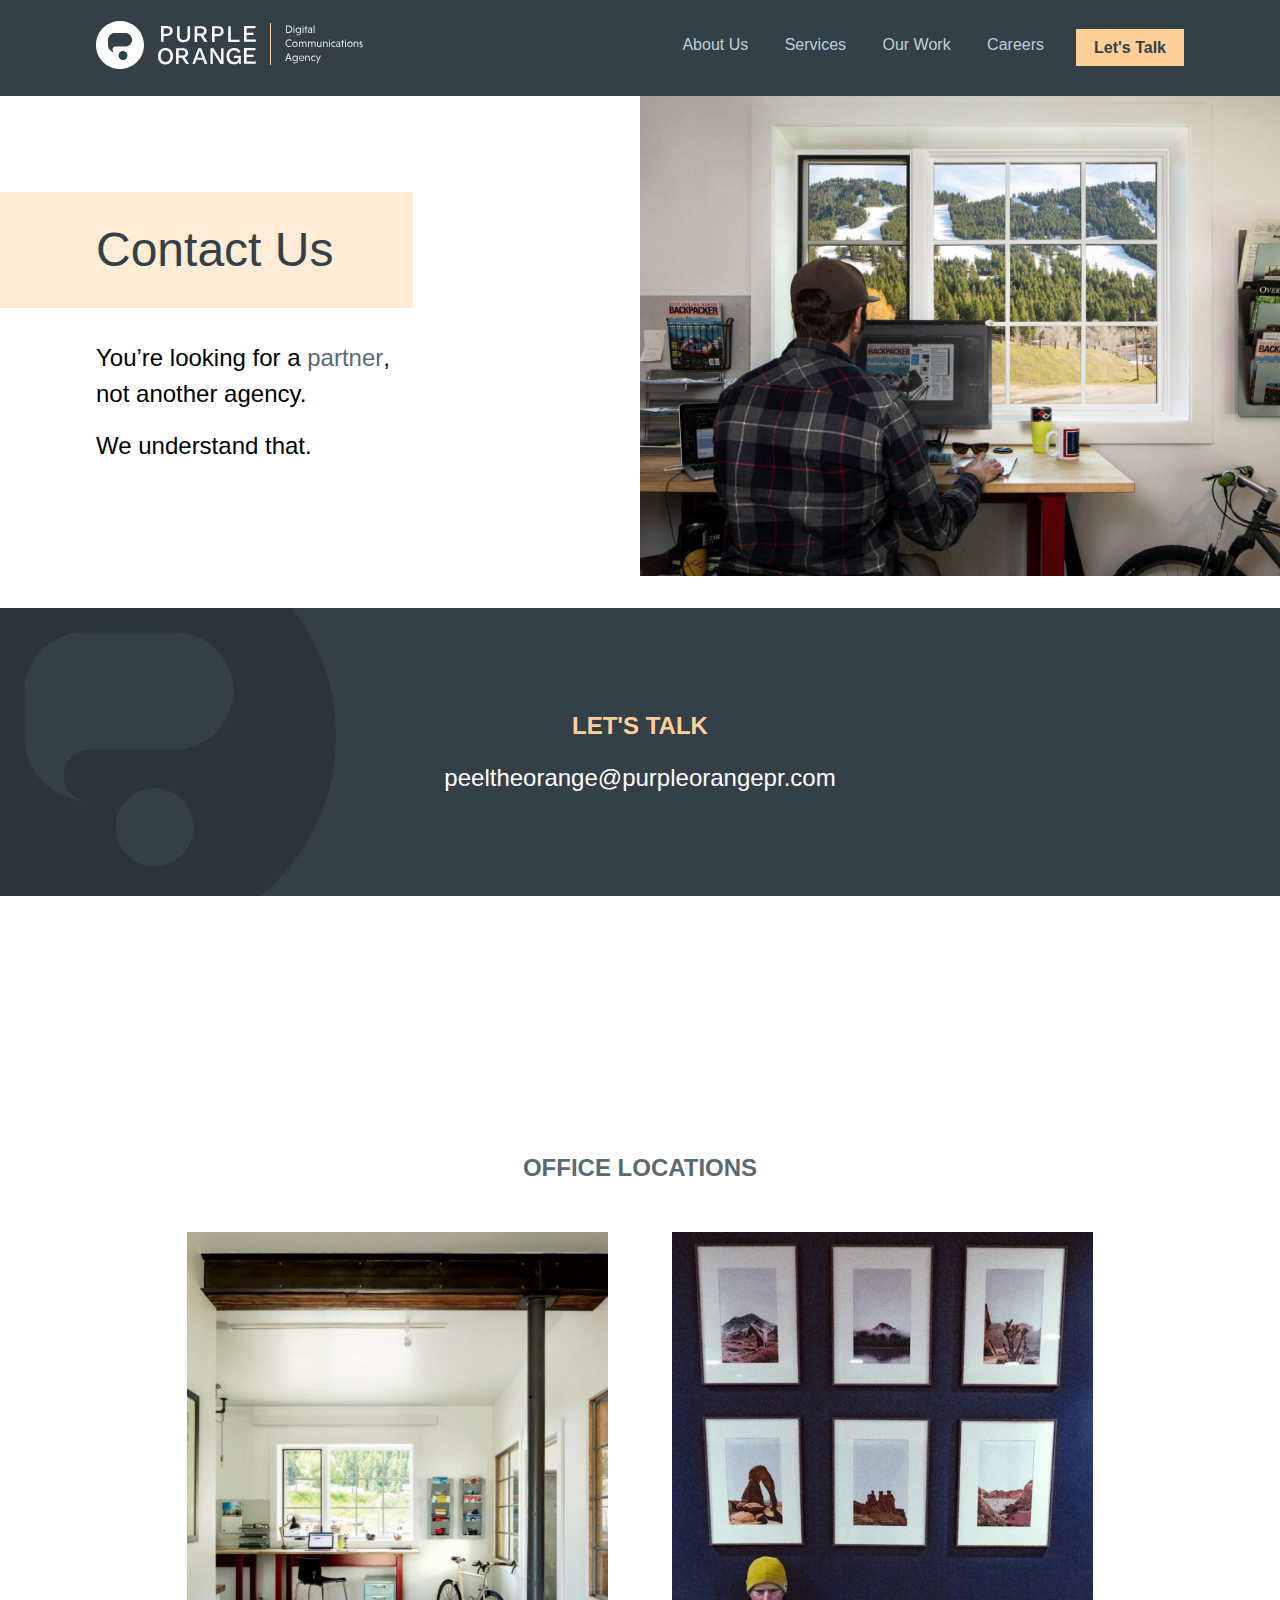
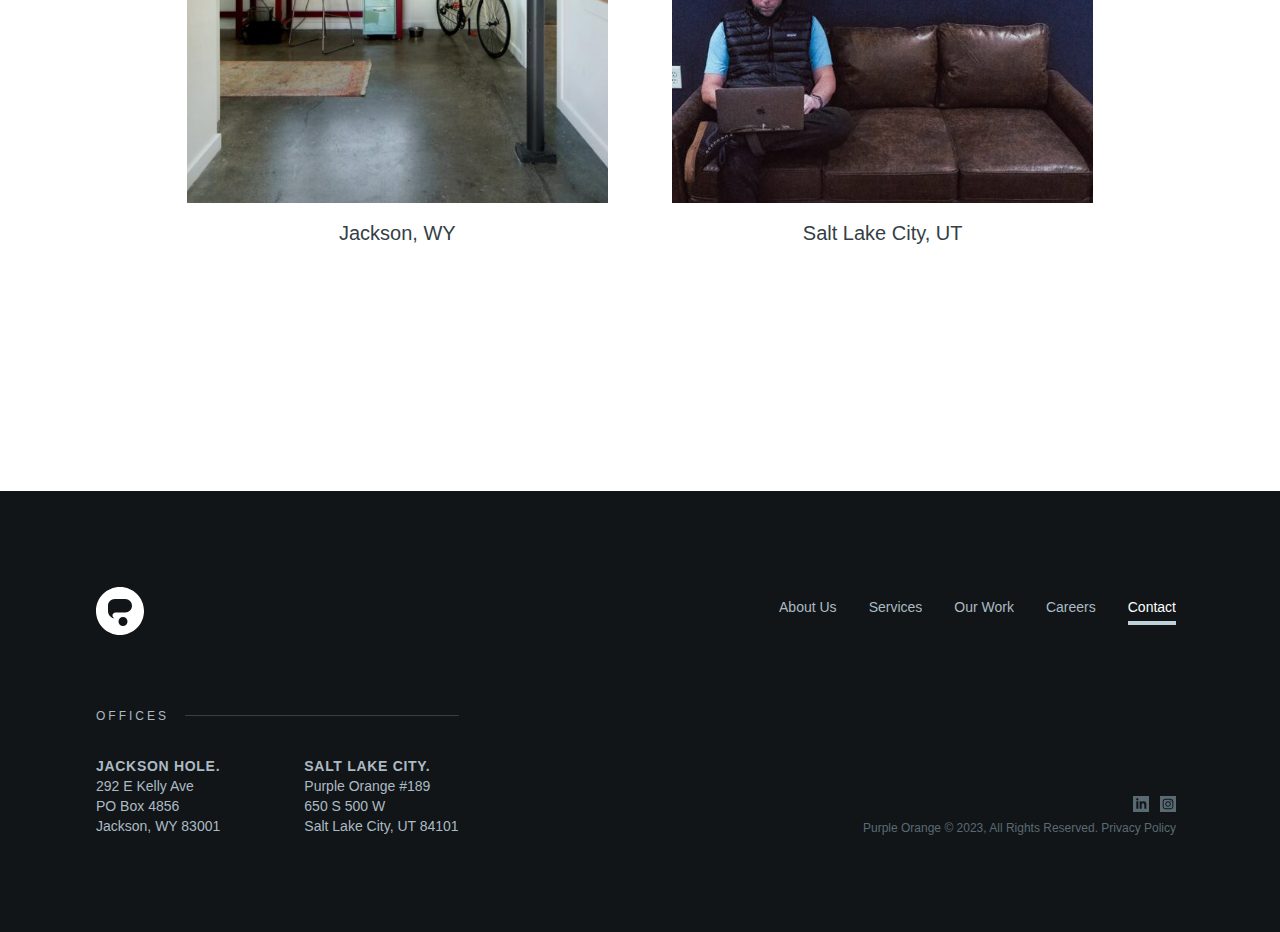
<file: contact/index.htm>
﻿<!doctype html>
<!--[if lt IE 11]><html class="no-js no-svg ie lt-ie11" lang="en-US"> <![endif]-->
<!--[if gt IE 11]><!-->
<html class="no-js no-svg gt-ie11" lang="en-US"> <!--<![endif]-->

<head>
    <meta charset="UTF-8">
    <meta name="description" content="Digital Communication Agency">

    <link rel="preconnect" href="https://fonts.googleapis.com">
    <link rel="preconnect" href="https://fonts.gstatic.com" crossorigin="">
    <link href="../css2?family=Outfit:wght@300;400;500;600;700&display=swap" rel="stylesheet">

    <link rel="stylesheet" href="../wp-content/themes/popr/global.css?v=2.4.3" type="text/css" media="screen">
    <meta http-equiv="Content-Type" content="text/html; charset=UTF-8">
    <meta http-equiv="X-UA-Compatible" content="IE=edge">
    <meta name="viewport" content="width=device-width,initial-scale=1,maximum-scale=1,user-scalable=no">
    <link rel="author" href="../wp-content/themes/popr/humans.txt">
    <link rel="profile" href="http://gmpg.org/xfn/11">

    <link rel="stylesheet" href="../fvp4dif.css">
    <script defer="" src="../alpinejs%403.12.0/dist/cdn.min.js"></script>

    <link rel="stylesheet" href="../swiper%407.4.1/swiper-bundle.min.css">
    <script src="../swiper%407.4.1/swiper-bundle.min.js"></script>

    <meta name='robots' content='index, follow, max-image-preview:large, max-snippet:-1, max-video-preview:-1'>

    <!-- This site is optimized with the Yoast SEO plugin v20.4 - https://yoast.com/wordpress/plugins/seo/ -->
    <title>Contact &ndash; Purple Orange</title>
    <meta name="description" content="Contact Purple Orange PR. peeltheorange@purpleorangepr.com | 292 E Kelly Ave, Jackson, WY 83001">
    <link rel="canonical" href="index.htm">
    <meta property="og:locale" content="en_US">
    <meta property="og:type" content="article">
    <meta property="og:title" content="Contact &ndash; Purple Orange">
    <meta property="og:description" content="Contact Purple Orange PR. peeltheorange@purpleorangepr.com | 292 E Kelly Ave, Jackson, WY 83001">
    <meta property="og:url" content="https://purpleorange.agency/contact/">
    <meta property="og:site_name" content="Purple Orange">
    <meta property="article:modified_time" content="2023-01-24T21:36:46+00:00">
    <meta name="twitter:card" content="summary_large_image">
    <script type="application/ld+json" class="yoast-schema-graph">
        {
            "@context": "https://schema.org",
            "@graph": [{
                "@type": "WebPage",
                "@id": "https://purpleorange.agency/contact/",
                "url": "https://purpleorange.agency/contact/",
                "name": "Contact &ndash; Purple Orange",
                "isPartOf": {
                    "@id": "https://purpleorange.agency/#website"
                },
                "datePublished": "2021-11-01T18:55:18+00:00",
                "dateModified": "2023-01-24T21:36:46+00:00",
                "description": "Contact Purple Orange PR. peeltheorange@purpleorangepr.com | 292 E Kelly Ave, Jackson, WY 83001",
                "breadcrumb": {
                    "@id": "https://purpleorange.agency/contact/#breadcrumb"
                },
                "inLanguage": "en-US",
                "potentialAction": [{
                    "@type": "ReadAction",
                    "target": ["https://purpleorange.agency/contact/"]
                }]
            }, {
                "@type": "BreadcrumbList",
                "@id": "https://purpleorange.agency/contact/#breadcrumb",
                "itemListElement": [{
                    "@type": "ListItem",
                    "position": 1,
                    "name": "Home",
                    "item": "https://purpleorange.agency/"
                }, {
                    "@type": "ListItem",
                    "position": 2,
                    "name": "Contact"
                }]
            }, {
                "@type": "WebSite",
                "@id": "https://purpleorange.agency/#website",
                "url": "https://purpleorange.agency/",
                "name": "Purple Orange",
                "description": "Digital Communication Agency",
                "publisher": {
                    "@id": "https://purpleorange.agency/#organization"
                },
                "potentialAction": [{
                    "@type": "SearchAction",
                    "target": {
                        "@type": "EntryPoint",
                        "urlTemplate": "https://purpleorange.agency/?s={search_term_string}"
                    },
                    "query-input": "required name=search_term_string"
                }],
                "inLanguage": "en-US"
            }, {
                "@type": "Organization",
                "@id": "https://purpleorange.agency/#organization",
                "name": "Purple Orange – Digital Communications Agency",
                "url": "https://purpleorange.agency/",
                "logo": {
                    "@type": "ImageObject",
                    "inLanguage": "en-US",
                    "@id": "https://purpleorange.agency/#/schema/logo/image/",
                    "url": "https://purpleorange.agency/wp-content/uploads/2021/12/Purple-Orange-PR.png",
                    "contentUrl": "https://purpleorange.agency/wp-content/uploads/2021/12/Purple-Orange-PR.png",
                    "width": 600,
                    "height": 400,
                    "caption": "Purple Orange – Digital Communications Agency"
                },
                "image": {
                    "@id": "https://purpleorange.agency/#/schema/logo/image/"
                },
                "sameAs": ["https://www.instagram.com/purpleorangepr/", "https://www.linkedin.com/company/purple-orange-llc/"]
            }]
        }
    </script>
    <!-- / Yoast SEO plugin. -->


    <link rel='stylesheet' id='sbi_styles-css' href='../wp-content/plugins/instagram-feed-pro/css/sbi-styles.min.css?ver=6.2.2' type='text/css' media='all'>
    <link rel='stylesheet' id='wp-block-library-css' href='../wp-includes/css/dist/block-library/style.min.css?ver=6.1.1' type='text/css' media='all'>
    <link rel='stylesheet' id='classic-theme-styles-css' href='../wp-includes/css/classic-themes.min.css?ver=1' type='text/css' media='all'>
    <style id='global-styles-inline-css' type='text/css'>
        body {
            --wp--preset--color--black: #000000;
            --wp--preset--color--cyan-bluish-gray: #abb8c3;
            --wp--preset--color--white: #ffffff;
            --wp--preset--color--pale-pink: #f78da7;
            --wp--preset--color--vivid-red: #cf2e2e;
            --wp--preset--color--luminous-vivid-orange: #ff6900;
            --wp--preset--color--luminous-vivid-amber: #fcb900;
            --wp--preset--color--light-green-cyan: #7bdcb5;
            --wp--preset--color--vivid-green-cyan: #00d084;
            --wp--preset--color--pale-cyan-blue: #8ed1fc;
            --wp--preset--color--vivid-cyan-blue: #0693e3;
            --wp--preset--color--vivid-purple: #9b51e0;
            --wp--preset--gradient--vivid-cyan-blue-to-vivid-purple: linear-gradient(135deg, rgba(6, 147, 227, 1) 0%, rgb(155, 81, 224) 100%);
            --wp--preset--gradient--light-green-cyan-to-vivid-green-cyan: linear-gradient(135deg, rgb(122, 220, 180) 0%, rgb(0, 208, 130) 100%);
            --wp--preset--gradient--luminous-vivid-amber-to-luminous-vivid-orange: linear-gradient(135deg, rgba(252, 185, 0, 1) 0%, rgba(255, 105, 0, 1) 100%);
            --wp--preset--gradient--luminous-vivid-orange-to-vivid-red: linear-gradient(135deg, rgba(255, 105, 0, 1) 0%, rgb(207, 46, 46) 100%);
            --wp--preset--gradient--very-light-gray-to-cyan-bluish-gray: linear-gradient(135deg, rgb(238, 238, 238) 0%, rgb(169, 184, 195) 100%);
            --wp--preset--gradient--cool-to-warm-spectrum: linear-gradient(135deg, rgb(74, 234, 220) 0%, rgb(151, 120, 209) 20%, rgb(207, 42, 186) 40%, rgb(238, 44, 130) 60%, rgb(251, 105, 98) 80%, rgb(254, 248, 76) 100%);
            --wp--preset--gradient--blush-light-purple: linear-gradient(135deg, rgb(255, 206, 236) 0%, rgb(152, 150, 240) 100%);
            --wp--preset--gradient--blush-bordeaux: linear-gradient(135deg, rgb(254, 205, 165) 0%, rgb(254, 45, 45) 50%, rgb(107, 0, 62) 100%);
            --wp--preset--gradient--luminous-dusk: linear-gradient(135deg, rgb(255, 203, 112) 0%, rgb(199, 81, 192) 50%, rgb(65, 88, 208) 100%);
            --wp--preset--gradient--pale-ocean: linear-gradient(135deg, rgb(255, 245, 203) 0%, rgb(182, 227, 212) 50%, rgb(51, 167, 181) 100%);
            --wp--preset--gradient--electric-grass: linear-gradient(135deg, rgb(202, 248, 128) 0%, rgb(113, 206, 126) 100%);
            --wp--preset--gradient--midnight: linear-gradient(135deg, rgb(2, 3, 129) 0%, rgb(40, 116, 252) 100%);
            --wp--preset--duotone--dark-grayscale: url('#wp-duotone-dark-grayscale');
            --wp--preset--duotone--grayscale: url('#wp-duotone-grayscale');
            --wp--preset--duotone--purple-yellow: url('#wp-duotone-purple-yellow');
            --wp--preset--duotone--blue-red: url('#wp-duotone-blue-red');
            --wp--preset--duotone--midnight: url('#wp-duotone-midnight');
            --wp--preset--duotone--magenta-yellow: url('#wp-duotone-magenta-yellow');
            --wp--preset--duotone--purple-green: url('#wp-duotone-purple-green');
            --wp--preset--duotone--blue-orange: url('#wp-duotone-blue-orange');
            --wp--preset--font-size--small: 13px;
            --wp--preset--font-size--medium: 20px;
            --wp--preset--font-size--large: 36px;
            --wp--preset--font-size--x-large: 42px;
            --wp--preset--spacing--20: 0.44rem;
            --wp--preset--spacing--30: 0.67rem;
            --wp--preset--spacing--40: 1rem;
            --wp--preset--spacing--50: 1.5rem;
            --wp--preset--spacing--60: 2.25rem;
            --wp--preset--spacing--70: 3.38rem;
            --wp--preset--spacing--80: 5.06rem;
        }

        :where(.is-layout-flex) {
            gap: 0.5em;
        }

        body .is-layout-flow>.alignleft {
            float: left;
            margin-inline-start: 0;
            margin-inline-end: 2em;
        }

        body .is-layout-flow>.alignright {
            float: right;
            margin-inline-start: 2em;
            margin-inline-end: 0;
        }

        body .is-layout-flow>.aligncenter {
            margin-left: auto !important;
            margin-right: auto !important;
        }

        body .is-layout-constrained>.alignleft {
            float: left;
            margin-inline-start: 0;
            margin-inline-end: 2em;
        }

        body .is-layout-constrained>.alignright {
            float: right;
            margin-inline-start: 2em;
            margin-inline-end: 0;
        }

        body .is-layout-constrained>.aligncenter {
            margin-left: auto !important;
            margin-right: auto !important;
        }

        body .is-layout-constrained> :where(:not(.alignleft):not(.alignright):not(.alignfull)) {
            max-width: var(--wp--style--global--content-size);
            margin-left: auto !important;
            margin-right: auto !important;
        }

        body .is-layout-constrained>.alignwide {
            max-width: var(--wp--style--global--wide-size);
        }

        body .is-layout-flex {
            display: flex;
        }

        body .is-layout-flex {
            flex-wrap: wrap;
            align-items: center;
        }

        body .is-layout-flex>* {
            margin: 0;
        }

        :where(.wp-block-columns.is-layout-flex) {
            gap: 2em;
        }

        .has-black-color {
            color: var(--wp--preset--color--black) !important;
        }

        .has-cyan-bluish-gray-color {
            color: var(--wp--preset--color--cyan-bluish-gray) !important;
        }

        .has-white-color {
            color: var(--wp--preset--color--white) !important;
        }

        .has-pale-pink-color {
            color: var(--wp--preset--color--pale-pink) !important;
        }

        .has-vivid-red-color {
            color: var(--wp--preset--color--vivid-red) !important;
        }

        .has-luminous-vivid-orange-color {
            color: var(--wp--preset--color--luminous-vivid-orange) !important;
        }

        .has-luminous-vivid-amber-color {
            color: var(--wp--preset--color--luminous-vivid-amber) !important;
        }

        .has-light-green-cyan-color {
            color: var(--wp--preset--color--light-green-cyan) !important;
        }

        .has-vivid-green-cyan-color {
            color: var(--wp--preset--color--vivid-green-cyan) !important;
        }

        .has-pale-cyan-blue-color {
            color: var(--wp--preset--color--pale-cyan-blue) !important;
        }

        .has-vivid-cyan-blue-color {
            color: var(--wp--preset--color--vivid-cyan-blue) !important;
        }

        .has-vivid-purple-color {
            color: var(--wp--preset--color--vivid-purple) !important;
        }

        .has-black-background-color {
            background-color: var(--wp--preset--color--black) !important;
        }

        .has-cyan-bluish-gray-background-color {
            background-color: var(--wp--preset--color--cyan-bluish-gray) !important;
        }

        .has-white-background-color {
            background-color: var(--wp--preset--color--white) !important;
        }

        .has-pale-pink-background-color {
            background-color: var(--wp--preset--color--pale-pink) !important;
        }

        .has-vivid-red-background-color {
            background-color: var(--wp--preset--color--vivid-red) !important;
        }

        .has-luminous-vivid-orange-background-color {
            background-color: var(--wp--preset--color--luminous-vivid-orange) !important;
        }

        .has-luminous-vivid-amber-background-color {
            background-color: var(--wp--preset--color--luminous-vivid-amber) !important;
        }

        .has-light-green-cyan-background-color {
            background-color: var(--wp--preset--color--light-green-cyan) !important;
        }

        .has-vivid-green-cyan-background-color {
            background-color: var(--wp--preset--color--vivid-green-cyan) !important;
        }

        .has-pale-cyan-blue-background-color {
            background-color: var(--wp--preset--color--pale-cyan-blue) !important;
        }

        .has-vivid-cyan-blue-background-color {
            background-color: var(--wp--preset--color--vivid-cyan-blue) !important;
        }

        .has-vivid-purple-background-color {
            background-color: var(--wp--preset--color--vivid-purple) !important;
        }

        .has-black-border-color {
            border-color: var(--wp--preset--color--black) !important;
        }

        .has-cyan-bluish-gray-border-color {
            border-color: var(--wp--preset--color--cyan-bluish-gray) !important;
        }

        .has-white-border-color {
            border-color: var(--wp--preset--color--white) !important;
        }

        .has-pale-pink-border-color {
            border-color: var(--wp--preset--color--pale-pink) !important;
        }

        .has-vivid-red-border-color {
            border-color: var(--wp--preset--color--vivid-red) !important;
        }

        .has-luminous-vivid-orange-border-color {
            border-color: var(--wp--preset--color--luminous-vivid-orange) !important;
        }

        .has-luminous-vivid-amber-border-color {
            border-color: var(--wp--preset--color--luminous-vivid-amber) !important;
        }

        .has-light-green-cyan-border-color {
            border-color: var(--wp--preset--color--light-green-cyan) !important;
        }

        .has-vivid-green-cyan-border-color {
            border-color: var(--wp--preset--color--vivid-green-cyan) !important;
        }

        .has-pale-cyan-blue-border-color {
            border-color: var(--wp--preset--color--pale-cyan-blue) !important;
        }

        .has-vivid-cyan-blue-border-color {
            border-color: var(--wp--preset--color--vivid-cyan-blue) !important;
        }

        .has-vivid-purple-border-color {
            border-color: var(--wp--preset--color--vivid-purple) !important;
        }

        .has-vivid-cyan-blue-to-vivid-purple-gradient-background {
            background: var(--wp--preset--gradient--vivid-cyan-blue-to-vivid-purple) !important;
        }

        .has-light-green-cyan-to-vivid-green-cyan-gradient-background {
            background: var(--wp--preset--gradient--light-green-cyan-to-vivid-green-cyan) !important;
        }

        .has-luminous-vivid-amber-to-luminous-vivid-orange-gradient-background {
            background: var(--wp--preset--gradient--luminous-vivid-amber-to-luminous-vivid-orange) !important;
        }

        .has-luminous-vivid-orange-to-vivid-red-gradient-background {
            background: var(--wp--preset--gradient--luminous-vivid-orange-to-vivid-red) !important;
        }

        .has-very-light-gray-to-cyan-bluish-gray-gradient-background {
            background: var(--wp--preset--gradient--very-light-gray-to-cyan-bluish-gray) !important;
        }

        .has-cool-to-warm-spectrum-gradient-background {
            background: var(--wp--preset--gradient--cool-to-warm-spectrum) !important;
        }

        .has-blush-light-purple-gradient-background {
            background: var(--wp--preset--gradient--blush-light-purple) !important;
        }

        .has-blush-bordeaux-gradient-background {
            background: var(--wp--preset--gradient--blush-bordeaux) !important;
        }

        .has-luminous-dusk-gradient-background {
            background: var(--wp--preset--gradient--luminous-dusk) !important;
        }

        .has-pale-ocean-gradient-background {
            background: var(--wp--preset--gradient--pale-ocean) !important;
        }

        .has-electric-grass-gradient-background {
            background: var(--wp--preset--gradient--electric-grass) !important;
        }

        .has-midnight-gradient-background {
            background: var(--wp--preset--gradient--midnight) !important;
        }

        .has-small-font-size {
            font-size: var(--wp--preset--font-size--small) !important;
        }

        .has-medium-font-size {
            font-size: var(--wp--preset--font-size--medium) !important;
        }

        .has-large-font-size {
            font-size: var(--wp--preset--font-size--large) !important;
        }

        .has-x-large-font-size {
            font-size: var(--wp--preset--font-size--x-large) !important;
        }

        .wp-block-navigation a:where(:not(.wp-element-button)) {
            color: inherit;
        }

        :where(.wp-block-columns.is-layout-flex) {
            gap: 2em;
        }

        .wp-block-pullquote {
            font-size: 1.5em;
            line-height: 1.6;
        }
    </style>
    <script type='text/javascript' src='../wp-includes/js/jquery/jquery.min.js?ver=3.6.1' id='jquery-core-js'></script>
    <script type='text/javascript' src='../wp-includes/js/jquery/jquery-migrate.min.js?ver=3.3.2' id='jquery-migrate-js'></script>
    <link rel="https://api.w.org/" href="../wp-json/index.htm">
    <link rel="alternate" type="application/json" href="../wp-json/wp/v2/pages/30">
    <link rel="EditURI" type="application/rsd+xml" title="RSD" href="../xmlrpc.php?rsd">
    <link rel="wlwmanifest" type="application/wlwmanifest+xml" href="../wp-includes/wlwmanifest.xml">
    <link rel='shortlink' href='../index.htm?p=30'>
    <link rel="alternate" type="application/json+oembed" href="../wp-json/oembed/1.0/embed-10?url=https%3A%2F%2Fpurpleorange.agency%2Fcontact%2F">
    <link rel="alternate" type="text/xml+oembed" href="../wp-json/oembed/1.0/embed-11?url=https%3A%2F%2Fpurpleorange.agency%2Fcontact%2F&#038;format=xml">
    <link rel="icon" href="../wp-content/uploads/2021/11/cropped-favicon-32x32.png" sizes="32x32">
    <link rel="icon" href="../wp-content/uploads/2021/11/cropped-favicon-192x192.png" sizes="192x192">
    <link rel="apple-touch-icon" href="../wp-content/uploads/2021/11/cropped-favicon-180x180.png">
    <meta name="msapplication-TileImage" content="https://purpleorange.agency/wp-content/uploads/2021/11/cropped-favicon-270x270.png">

</head>


<body class="page-template-default page page-id-30" x-data="{ open: false }" :class="{ 'overflow-y-hidden': open }">
    <a class="sr-only skip-link" href="#content">Skip to content</a>


    <header id="header-site" class="relative z-40 font-bold bg-gray text-offwhite">

        <div class="container flex items-center justify-between w-full h-24">
            <div class="z-50 flex items-center h-full logo">
                <h1 class="sr-only">
                    <a href="../index.htm" rel="home">Purple Orange</a>
                </h1>
                <a href="../index.htm" rel="home" title="Purple Orange">
                    <span class="md:hidden">
                        <?xml version="1.0" encoding="UTF-8"?>
                        <svg width="160px" height="48px" viewbox="0 0 160 48" version="1.1" xmlns="http://www.w3.org/2000/svg" xmlns:xlink="http://www.w3.org/1999/xlink">
                            <title>Purple Orange Logo + Wordmark</title>
                            <g id="Purple-Orange-Logo-/-48px-/-Logo-+-Wordmark-/-Black" stroke="none" stroke-width="1" fill="none" fill-rule="evenodd">
                                <path d="M105.0544,5.16 L105.38896,5.16565333 C106.928587,5.21841778 108.165067,5.64053333 109.0984,6.432 C110.0984,7.28 110.5984,8.424 110.5984,9.864 C110.5984,11.352 110.0984,12.5 109.0984,13.308 L108.89376,13.4642133 C108.40544,13.8161422 107.841333,14.0800889 107.20144,14.2560533 L107.1614,14.267 L111.5344,21 L108.5824,21 L104.5484,14.664 L101.1424,14.664 L101.1424,21 L98.5984,21 L98.5984,5.16 L105.0544,5.16 Z M104.8624,7.344 L101.1424,7.344 L101.1424,12.528 L104.8624,12.528 C105.9024,12.528 106.6744,12.316 107.1784,11.892 C107.6824,11.468 107.9344,10.816 107.9344,9.936 C107.9344,9.072 107.6824,8.424 107.1784,7.992 C106.6744,7.56 105.9024,7.344 104.8624,7.344 Z" id="Combined-Shape" fill="#FFFFFF" fill-rule="nonzero"></path>
                                <path d="M122.1296,5.16 L122.46572,5.166 C123.46004,5.202 124.328,5.4 125.0696,5.76 C125.8936,6.16 126.5376,6.728 127.0016,7.464 C127.4656,8.2 127.6976,9.088 127.6976,10.128 C127.6976,11.152 127.4656,12.036 127.0016,12.78 C126.5376,13.524 125.8936,14.096 125.0696,14.496 C124.2456,14.896 123.2656,15.096 122.1296,15.096 L118.6016,15.096 L118.6016,21 L116.0336,21 L116.0336,5.16 L122.1296,5.16 Z M121.7216,7.344 L118.6016,7.344 L118.6016,12.888 L121.7216,12.888 C122.8576,12.888 123.6936,12.652 124.2296,12.18 C124.7656,11.708 125.0336,11.024 125.0336,10.128 C125.0336,9.216 124.7656,8.524 124.2296,8.052 C123.6936,7.58 122.8576,7.344 121.7216,7.344 Z" id="Combined-Shape" fill="#FFFFFF" fill-rule="nonzero"></path>
                                <path d="M69.464,27 C71,27 72.328,27.328 73.448,27.984 C74.568,28.64 75.432,29.576 76.04,30.792 C76.648,32.008 76.952,33.464 76.952,35.16 C76.952,36.856 76.648,38.312 76.04,39.528 C75.432,40.744 74.568,41.68 73.448,42.336 C72.328,42.992 71,43.32 69.464,43.32 C67.944,43.32 66.624,42.992 65.504,42.336 C64.384,41.68 63.52,40.744 62.912,39.528 C62.304,38.312 62,36.856 62,35.16 C62,33.464 62.304,32.008 62.912,30.792 C63.52,29.576 64.384,28.64 65.504,27.984 C66.624,27.328 67.944,27 69.464,27 Z M69.464,29.232 C68.472,29.232 67.62,29.464 66.908,29.928 C66.196,30.392 65.648,31.064 65.264,31.944 C64.88,32.824 64.688,33.896 64.688,35.16 C64.688,36.408 64.88,37.476 65.264,38.364 C65.648,39.252 66.196,39.928 66.908,40.392 C67.62,40.856 68.472,41.088 69.464,41.088 C70.472,41.088 71.332,40.856 72.044,40.392 C72.756,39.928 73.304,39.252 73.688,38.364 C74.072,37.476 74.264,36.408 74.264,35.16 C74.264,33.896 74.072,32.824 73.688,31.944 C73.304,31.064 72.756,30.392 72.044,29.928 C71.332,29.464 70.472,29.232 69.464,29.232 Z" id="Combined-Shape" fill="#FFFFFF" fill-rule="nonzero"></path>
                                <path d="M86.5968,27.16 L86.93136,27.1656533 C88.4709867,27.2184178 89.7074667,27.6405333 90.6408,28.432 C91.6408,29.28 92.1408,30.424 92.1408,31.864 C92.1408,33.352 91.6408,34.5 90.6408,35.308 L90.43616,35.4642133 C89.94784,35.8161422 89.3837333,36.0800889 88.74384,36.2560533 L88.7028,36.267 L93.0768,43 L90.1248,43 L86.0898,36.664 L82.6848,36.664 L82.6848,43 L80.1408,43 L80.1408,27.16 L86.5968,27.16 Z M86.4048,29.344 L82.6848,29.344 L82.6848,34.528 L86.4048,34.528 C87.4448,34.528 88.2168,34.316 88.7208,33.892 C89.2248,33.468 89.4768,32.816 89.4768,31.936 C89.4768,31.072 89.2248,30.424 88.7208,29.992 C88.2168,29.56 87.4448,29.344 86.4048,29.344 Z" id="Combined-Shape" fill="#FFFFFF" fill-rule="nonzero"></path>
                                <path d="M105.3136,27.16 L111.2896,43 L108.5776,43 L107.0826,38.848 L100.4116,38.848 L98.9056,43 L96.2656,43 L102.2416,27.16 L105.3136,27.16 Z M103.7776,29.392 L103.7056,29.392 L103.0336,31.624 L101.1686,36.76 L106.3306,36.76 L104.4976,31.672 L103.7776,29.392 Z" id="Combined-Shape" fill="#FFFFFF" fill-rule="nonzero"></path>
                                <path d="M71.096,5 L71.43212,5.006 C72.42644,5.042 73.2944,5.24 74.036,5.6 C74.86,6 75.504,6.568 75.968,7.304 C76.432,8.04 76.664,8.928 76.664,9.968 C76.664,10.992 76.432,11.876 75.968,12.62 C75.504,13.364 74.86,13.936 74.036,14.336 C73.212,14.736 72.232,14.936 71.096,14.936 L67.568,14.936 L67.568,20.84 L65,20.84 L65,5 L71.096,5 Z M70.688,7.184 L67.568,7.184 L67.568,12.728 L70.688,12.728 C71.824,12.728 72.66,12.492 73.196,12.02 C73.732,11.548 74,10.864 74,9.968 C74,9.056 73.732,8.364 73.196,7.892 C72.66,7.42 71.824,7.184 70.688,7.184 Z" id="Combined-Shape" fill="#FFFFFF" fill-rule="nonzero"></path>
                                <path d="M87.6192,21.24 C89.7312,21.24 91.3392,20.712 92.4432,19.656 C93.5472,18.6 94.0992,17.024 94.0992,14.928 L94.0992,14.928 L94.0992,5.16 L91.5312,5.16 L91.5312,14.616 C91.5312,16.104 91.2112,17.208 90.5712,17.928 C89.9312,18.648 88.9472,19.008 87.6192,19.008 C86.3072,19.008 85.3312,18.648 84.6912,17.928 C84.0512,17.208 83.7312,16.104 83.7312,14.616 L83.7312,14.616 L83.7312,5.16 L81.1632,5.16 L81.1632,14.928 C81.1632,17.024 81.7192,18.6 82.8312,19.656 C83.9432,20.712 85.5392,21.24 87.6192,21.24 Z" id="Path" fill="#FFFFFF" fill-rule="nonzero"></path>
                                <polygon id="Path" fill="#FFFFFF" fill-rule="nonzero" points="143.5008 21 143.5008 18.792 134.7648 18.792 134.7648 5.16 132.1968 5.16 132.1968 21"></polygon>
                                <polygon id="Path" fill="#FFFFFF" fill-rule="nonzero" points="159.808 20.84 159.808 18.632 150.568 18.632 150.568 13.928 157.528 13.928 157.528 11.768 150.568 11.768 150.568 7.208 159.472 7.208 159.472 5 148 5 148 20.84"></polygon>
                                <polygon id="Path" fill="#FFFFFF" fill-rule="nonzero" points="116.8304 43 116.8304 32.776 116.7344 30.208 116.7584 30.208 118.2944 33.016 124.4144 43 127.4624 43 127.4624 27.16 125.0864 27.16 125.0864 37.384 125.1824 39.976 125.1584 39.976 123.5984 37.12 117.5024 27.16 114.4784 27.16 114.4784 43"></polygon>
                                <path d="M137.9712,43.24 C139.3152,43.24 140.4312,42.96 141.3192,42.4 C141.9112,42.0266667 142.3912,41.5537778 142.7592,40.9813333 L142.7972,40.919 L142.8912,43 L144.8112,43 L144.8112,34.84 L137.9232,34.84 L137.9232,36.928 L142.5312,36.928 L142.5312,37.384 C142.5312,38.008 142.4232,38.548 142.2072,39.004 C141.9912,39.46 141.6912,39.836 141.3072,40.132 C140.9232,40.428 140.4752,40.652 139.9632,40.804 C139.4512,40.956 138.8992,41.032 138.3072,41.032 C137.2192,41.032 136.3032,40.8 135.5592,40.336 C134.8152,39.872 134.2592,39.196 133.8912,38.308 C133.5232,37.42 133.3392,36.344 133.3392,35.08 C133.3392,33.832 133.5472,32.764 133.9632,31.876 C134.3792,30.988 134.9592,30.312 135.7032,29.848 C136.4472,29.384 137.3152,29.152 138.3072,29.152 C139.2992,29.152 140.1432,29.372 140.8392,29.812 C141.5352,30.252 142.0352,30.912 142.3392,31.792 L142.3392,31.792 L144.7152,30.664 C144.1072,29.384 143.2952,28.44 142.2792,27.832 C141.2632,27.224 139.9312,26.92 138.2832,26.92 C136.7792,26.92 135.4472,27.252 134.2872,27.916 C133.1272,28.58 132.2312,29.52 131.5992,30.736 C130.9672,31.952 130.6512,33.4 130.6512,35.08 C130.6512,36.792 130.9552,38.252 131.5632,39.46 C132.1712,40.668 133.0192,41.6 134.1072,42.256 C135.1952,42.912 136.4832,43.24 137.9712,43.24 Z" id="Path" fill="#FFFFFF" fill-rule="nonzero"></path>
                                <polygon id="Path" fill="#FFFFFF" fill-rule="nonzero" points="159.808 42.84 159.808 40.632 150.568 40.632 150.568 35.928 157.528 35.928 157.528 33.768 150.568 33.768 150.568 29.208 159.472 29.208 159.472 27 148 27 148 42.84"></polygon>
                                <g id="Purple-Orange-Logo-/-48px-/-Logo" fill="#FFFFFF">
                                    <path d="M24,0 C37.254834,0 48,10.745166 48,24 C48,37.254834 37.254834,48 24,48 C10.745166,48 0,37.254834 0,24 C0,10.745166 10.745166,0 24,0 Z M27,30 C24.5147186,30 22.5,32.0147186 22.5,34.5 C22.5,36.9852814 24.5147186,39 27,39 C29.4852814,39 31.5,36.9852814 31.5,34.5 C31.5,32.0147186 29.4852814,30 27,30 Z M29.25,12 L18.75,12 C15.0220779,12 12,15.0220779 12,18.75 L12,24 C12,28.1421356 15.3578644,31.5 19.5,31.5 C17.8431458,31.5 16.5,30.1568542 16.5,28.5 C16.5,26.8431458 17.8431458,25.5 19.5,25.5 L29.25,25.5 C32.9779221,25.5 36,22.4779221 36,18.75 C36,15.0220779 32.9779221,12 29.25,12 Z" id="Combined-Shape"></path>
                                </g>
                            </g>
                        </svg>
                    </span>
                    <span class="hidden md:inline-block">
                        <svg width="279px" height="48px" version="1.1" id="Layer_1" xmlns="http://www.w3.org/2000/svg" xmlns:xlink="http://www.w3.org/1999/xlink" x="0px" y="0px" viewbox="0 0 279 48" style="enable-background:new 0 0 279 48;" xml:space="preserve">
                            <style type="text/css">
                                .st0 {
                                    fill: #FFFFFF;
                                }

                                .st1 {
                                    fill-rule: evenodd;
                                    clip-rule: evenodd;
                                    fill: #FFFFFF;
                                }

                                .st2 {
                                    fill: none;
                                    stroke: #FFCF99;
                                    stroke-linecap: round;
                                }

                                .st3 {
                                    enable-background: new;
                                }

                                .st4 {
                                    fill: #E4EDF1;
                                }
                            </style>
                            <g id="Symbols">
                                <g id="Comps-Elements-_-Navigation-_-Navbar-_-Desktop-_-White">
                                    <g id="Group">
                                        <g id="Purple-Orange-Logo-_-48px-_-Logo">
                                            <path id="Combined-Shape" class="st0" d="M105.1,5.2h0.3c1.3,0,2.7,0.4,3.7,1.3c1,0.9,1.6,2.1,1.5,3.4c0.1,1.3-0.5,2.6-1.5,3.4
					l0,0l-0.2,0.1c-0.5,0.4-1.1,0.6-1.7,0.8l0,0l4.3,6.8h-3l-4-6.3h-3.4V21h-2.5V5.2H105.1z M104.9,7.3h-3.7v5.2h3.7
					c0.8,0.1,1.6-0.2,2.3-0.6c0.5-0.5,0.8-1.3,0.8-2c0-0.7-0.2-1.4-0.8-1.9C106.5,7.5,105.7,7.3,104.9,7.3L104.9,7.3z"></path>
                                            <path id="Combined-Shape-2" class="st0" d="M122.1,5.2h0.3c0.9,0,1.8,0.2,2.6,0.6c0.8,0.4,1.5,1,1.9,1.7
					c0.5,0.8,0.7,1.7,0.7,2.7c0,0.9-0.2,1.9-0.7,2.7c-0.5,0.7-1.1,1.3-1.9,1.7c-0.9,0.4-1.9,0.6-2.9,0.6h-3.5V21H116V5.2H122.1z
					 M121.7,7.3h-3.1v5.6h3.1c0.9,0.1,1.8-0.2,2.5-0.7c0.5-0.5,0.8-1.2,0.8-2c0.1-0.8-0.2-1.5-0.8-2.1
					C123.5,7.6,122.6,7.3,121.7,7.3L121.7,7.3z"></path>
                                            <path id="Combined-Shape-3" class="st0" d="M69.5,27c1.4,0,2.8,0.3,4,1c1.1,0.7,2,1.6,2.5,2.8c0.7,1.4,1,2.9,1,4.4
					c0,1.5-0.3,3-1,4.4c-0.6,1.2-1.5,2.1-2.6,2.8c-2.5,1.3-5.5,1.3-8,0c-1.1-0.7-2-1.6-2.6-2.8c-0.6-1.4-0.9-2.9-0.8-4.4
					c0-1.5,0.3-3,0.9-4.4c0.6-1.2,1.5-2.1,2.6-2.8C66.7,27.3,68.1,27,69.5,27z M69.5,29.2c-1.8-0.1-3.5,1-4.2,2.7
					c-0.4,1-0.6,2.1-0.6,3.2c0,1.1,0.2,2.2,0.6,3.2c0.7,1.7,2.4,2.8,4.2,2.7c0.9,0,1.8-0.2,2.6-0.7c0.7-0.5,1.3-1.2,1.7-2
					c0.4-1,0.6-2.1,0.6-3.2c0-1.1-0.2-2.2-0.6-3.2c-0.3-0.8-0.9-1.5-1.7-2C71.3,29.5,70.4,29.2,69.5,29.2z"></path>
                                            <path id="Combined-Shape-4" class="st0" d="M86.6,27.2h0.3c1.3,0,2.7,0.4,3.7,1.3c1,0.9,1.6,2.1,1.5,3.4
					c0.1,1.3-0.5,2.6-1.5,3.4l0,0l-0.2,0.2c-0.5,0.4-1.1,0.6-1.7,0.8l0,0l4.3,6.8h-3l-4-6.3h-3.4V43h-2.5V27.2H86.6z M86.4,29.3
					h-3.7v5.2h3.7c0.8,0.1,1.6-0.2,2.3-0.6c0.5-0.5,0.8-1.2,0.8-2c0.1-0.7-0.2-1.5-0.8-2C88,29.5,87.2,29.2,86.4,29.3L86.4,29.3z"></path>
                                            <path id="Combined-Shape-5" class="st0" d="M105.3,27.2l6,15.8h-2.7l-1.5-4.2h-6.7L98.9,43h-2.6l6-15.8H105.3z M103.8,29.4
					L103.8,29.4l-0.8,2.2l-1.9,5.1h5.2l-1.8-5.1L103.8,29.4z"></path>
                                            <path id="Combined-Shape-6" class="st0" d="M71.1,5h0.3c0.9,0,1.8,0.2,2.6,0.6c0.8,0.4,1.5,1,2,1.7c0.5,0.8,0.7,1.8,0.7,2.7
					c0,0.9-0.2,1.8-0.7,2.6c-0.5,0.8-1.2,1.4-2,1.7c-0.9,0.4-1.9,0.6-2.9,0.6h-3.5v5.9H65V5H71.1z M70.7,7.2h-3.1v5.6h3.1
					c0.9,0.1,1.8-0.2,2.5-0.7c0.5-0.5,0.8-1.2,0.8-2c0.1-0.8-0.2-1.5-0.8-2.1C72.5,7.4,71.6,7.1,70.7,7.2L70.7,7.2z"></path>
                                            <path id="Path" class="st0" d="M87.6,21.2c1.8,0.1,3.5-0.4,4.8-1.6c1.2-1.3,1.8-3,1.7-4.7l0,0V5.2h-2.6v9.5
					c0.1,1.2-0.3,2.4-1,3.3c-1.7,1.4-4.2,1.4-5.9,0c-0.7-0.9-1.1-2.1-1-3.3l0,0V5.2h-2.5v9.8c-0.1,1.7,0.5,3.5,1.7,4.7
					C84.2,20.8,85.9,21.4,87.6,21.2z"></path>
                                            <polygon id="Path-2" class="st0" points="143.5,21 143.5,18.8 134.8,18.8 134.8,5.2 132.2,5.2 132.2,21 				"></polygon>
                                            <polygon id="Path-3" class="st0" points="159.8,20.8 159.8,18.6 150.6,18.6 150.6,13.9 157.5,13.9 157.5,11.8 150.6,11.8 
					150.6,7.2 159.5,7.2 159.5,5 148,5 148,20.8 				"></polygon>
                                            <polygon id="Path-4" class="st0" points="116.8,43 116.8,32.8 116.7,30.2 116.8,30.2 118.3,33 124.4,43 127.5,43 127.5,27.2 
					125.1,27.2 125.1,37.4 125.2,40 125.2,40 123.6,37.1 117.5,27.2 114.5,27.2 114.5,43 				"></polygon>
                                            <path id="Path-5" class="st0" d="M138,43.2c1.2,0,2.3-0.2,3.4-0.8c0.6-0.4,1-0.8,1.4-1.4v-0.1l0.1,2.1h1.9v-8.2h-6.9v2.1h4.6
					v0.5c0,0.6-0.1,1.1-0.3,1.6c-0.2,0.4-0.5,0.8-0.9,1.1c-0.4,0.3-0.9,0.5-1.4,0.7c-0.5,0.2-1.1,0.2-1.6,0.2c-1,0-1.9-0.2-2.8-0.7
					c-0.8-0.5-1.3-1.2-1.7-2c-0.4-1-0.6-2.1-0.6-3.2c0-1.1,0.2-2.2,0.6-3.2c0.4-0.8,1-1.5,1.7-2c0.8-0.5,1.7-0.7,2.6-0.7
					c0.9,0,1.8,0.2,2.5,0.7c0.7,0.5,1.3,1.2,1.5,2l0,0l2.4-1.1c-0.5-1.2-1.4-2.2-2.4-2.8c-1.2-0.7-2.6-1-4-0.9c-1.4,0-2.8,0.3-4,1
					c-1.2,0.7-2.1,1.6-2.7,2.8c-0.7,1.3-1,2.8-0.9,4.3c0,1.5,0.3,3,0.9,4.4c0.6,1.2,1.4,2.1,2.6,2.8C135.3,43,136.6,43.3,138,43.2z"></path>
                                            <polygon id="Path-6" class="st0" points="159.8,42.8 159.8,40.6 150.6,40.6 150.6,35.9 157.5,35.9 157.5,33.8 150.6,33.8 
					150.6,29.2 159.5,29.2 159.5,27 148,27 148,42.8 				"></polygon>
                                            <g id="Combined-Shape-7">
                                                <path class="st1" d="M24,0c13.3,0,24,10.7,24,24S37.3,48,24,48S0,37.3,0,24S10.7,0,24,0z M27,30c-2.5,0-4.5,2-4.5,4.5
						s2,4.5,4.5,4.5s4.5-2,4.5-4.5C31.5,32,29.5,30,27,30C27,30,27,30,27,30z M29.2,12H18.8C15,12,12,15,12,18.8l0,0V24
						c0,4.1,3.4,7.5,7.5,7.5c-1.7,0-3-1.3-3-3s1.3-3,3-3h9.8c3.7,0,6.8-3,6.8-6.8S33,12,29.2,12z"></path>
                                            </g>
                                        </g>
                                        <line id="Line" class="st2" x1="174.5" y1="2.5" x2="174.5" y2="43.5"></line>
                                        <g id="Digital-Communicatio">
                                            <g class="st3">
                                                <path class="st4" d="M190,4.5h2.6c2.2,0,3.7,1.6,3.7,3.7s-1.4,3.7-3.7,3.7H190V4.5z M190.9,5.4v5.7h1.7c1.7,0,2.7-1.2,2.7-2.8
						c0-1.6-1-2.8-2.7-2.8H190.9z"></path>
                                            </g>
                                            <g class="st3">
                                                <path class="st4" d="M197.9,4.4c0.4,0,0.6,0.3,0.6,0.6s-0.3,0.6-0.6,0.6c-0.3,0-0.6-0.3-0.6-0.6S197.6,4.4,197.9,4.4z
						 M198.4,12h-0.9V6.6h0.9V12z"></path>
                                                <path class="st4" d="M205.1,6.6v5c0,1.7-1.1,2.8-2.8,2.8c-0.8,0-1.5-0.2-1.9-0.5v-1c0.4,0.3,1.2,0.6,1.9,0.6
						c1.1,0,1.9-0.7,1.9-1.8v-0.9c-0.4,0.7-1.1,1.1-2,1.1c-1.5,0-2.6-1.2-2.6-2.7c0-1.5,1.1-2.7,2.6-2.7c0.9,0,1.6,0.5,2,1.2V6.6
						H205.1z M202.3,7.4c-1,0-1.8,0.8-1.8,1.8c0,1,0.8,1.8,1.8,1.8c1,0,1.8-0.8,1.8-1.8C204.1,8.2,203.4,7.4,202.3,7.4z"></path>
                                                <path class="st4" d="M207.1,4.4c0.4,0,0.6,0.3,0.6,0.6s-0.3,0.6-0.6,0.6c-0.3,0-0.6-0.3-0.6-0.6S206.7,4.4,207.1,4.4z
						 M207.5,12h-0.9V6.6h0.9V12z"></path>
                                            </g>
                                            <g class="st3">
                                                <path class="st4" d="M209.5,12V7.4h-1V6.6h1V5.3l0.9-0.2v1.5h1.1v0.8h-1.1V12H209.5z"></path>
                                            </g>
                                            <g class="st3">
                                                <path class="st4" d="M212.5,6.9c0.4-0.2,0.9-0.4,1.5-0.4c1.2,0,2.1,0.6,2.1,2.1V12h-0.9v-0.6c-0.3,0.4-0.8,0.7-1.4,0.7
						c-1.2,0-1.9-0.8-1.9-1.8c0-1,0.8-1.8,1.9-1.8c0.6,0,1.1,0.3,1.4,0.6V8.6c0-0.9-0.6-1.2-1.2-1.2c-0.5,0-1,0.2-1.5,0.4V6.9z
						 M214,11.4c0.6,0,1.2-0.5,1.2-1.1c0-0.6-0.5-1.1-1.2-1.1c-0.6,0-1.2,0.5-1.2,1.1C212.8,10.9,213.3,11.4,214,11.4z"></path>
                                                <path class="st4" d="M218.5,12h-0.9V4.4h0.9V12z"></path>
                                            </g>
                                            <g class="st3">
                                                <path class="st4" d="M195.3,25.6c-0.6,0.3-1.2,0.5-2,0.5c-2.2,0-3.9-1.7-3.9-3.9s1.7-3.9,3.9-3.9c0.7,0,1.4,0.2,2,0.5V20
						c-0.5-0.4-1.2-0.7-2-0.7c-1.6,0-2.9,1.3-2.9,2.9c0,1.6,1.2,2.9,2.9,2.9c0.8,0,1.5-0.3,2-0.7V25.6z"></path>
                                            </g>
                                            <g class="st3">
                                                <path class="st4" d="M198.9,20.5c1.6,0,2.8,1.2,2.8,2.8c0,1.6-1.2,2.8-2.8,2.8c-1.6,0-2.8-1.2-2.8-2.8
						C196.1,21.8,197.3,20.5,198.9,20.5z M198.9,25.2c1.1,0,1.8-0.8,1.8-1.9c0-1-0.8-1.9-1.8-1.9c-1,0-1.8,0.8-1.8,1.9
						C197,24.4,197.8,25.2,198.9,25.2z"></path>
                                                <path class="st4" d="M203.8,21.4c0.3-0.5,0.8-0.8,1.5-0.8c0.8,0,1.4,0.4,1.7,1.1c0.2-0.7,0.8-1.1,1.6-1.1c1.1,0,1.9,0.8,1.9,2
						V26h-0.9v-3.2c0-0.9-0.5-1.3-1.2-1.3c-0.7,0-1.2,0.5-1.2,1.3V26h-0.9v-3.2c0-0.9-0.5-1.3-1.2-1.3c-0.7,0-1.2,0.4-1.2,1.2V26
						h-0.9v-5.4h0.9V21.4z"></path>
                                                <path class="st4" d="M212.9,21.4c0.3-0.5,0.8-0.8,1.5-0.8c0.8,0,1.4,0.4,1.7,1.1c0.2-0.7,0.8-1.1,1.6-1.1c1.1,0,1.9,0.8,1.9,2
						V26h-0.9v-3.2c0-0.9-0.5-1.3-1.2-1.3s-1.2,0.5-1.2,1.3V26h-0.9v-3.2c0-0.9-0.5-1.3-1.2-1.3c-0.7,0-1.2,0.4-1.2,1.2V26h-0.9
						v-5.4h0.9V21.4z"></path>
                                                <path class="st4" d="M224.6,25.2c-0.3,0.6-0.8,0.9-1.6,0.9c-1.2,0-2-0.9-2-2.1v-3.3h0.9v3.1c0,0.8,0.5,1.4,1.3,1.4
						c0.8,0,1.3-0.5,1.3-1.4v-3.2h0.9V26h-0.9V25.2z"></path>
                                                <path class="st4" d="M228,21.5c0.3-0.6,0.8-1,1.6-1c1.2,0,2,0.9,2,2.1V26h-0.9v-3.1c0-0.8-0.5-1.4-1.4-1.4
						c-0.8,0-1.3,0.5-1.4,1.4V26h-0.9v-5.4h0.9V21.5z"></path>
                                                <path class="st4" d="M233.5,18.4c0.4,0,0.6,0.3,0.6,0.6s-0.3,0.6-0.6,0.6c-0.3,0-0.6-0.3-0.6-0.6S233.2,18.4,233.5,18.4z
						 M234,26h-0.9v-5.4h0.9V26z"></path>
                                            </g>
                                            <g class="st3">
                                                <path class="st4" d="M239.4,25.7c-0.4,0.2-0.9,0.4-1.4,0.4c-1.6,0-2.8-1.2-2.8-2.8c0-1.6,1.2-2.8,2.8-2.8c0.5,0,1,0.1,1.4,0.4
						v1c-0.4-0.3-0.8-0.5-1.4-0.5c-1.1,0-1.9,0.8-1.9,1.9c0,1.1,0.8,1.9,1.9,1.9c0.5,0,1-0.2,1.4-0.5V25.7z"></path>
                                            </g>
                                            <g class="st3">
                                                <path class="st4" d="M240.7,20.9c0.4-0.2,0.9-0.4,1.5-0.4c1.2,0,2.1,0.6,2.1,2.1V26h-0.9v-0.6c-0.3,0.4-0.8,0.7-1.4,0.7
						c-1.2,0-1.9-0.8-1.9-1.8c0-1,0.8-1.8,1.9-1.8c0.6,0,1.1,0.3,1.4,0.6v-0.6c0-0.9-0.6-1.2-1.2-1.2c-0.5,0-1,0.2-1.5,0.4V20.9z
						 M242.2,25.4c0.6,0,1.2-0.5,1.2-1.1c0-0.6-0.5-1.1-1.2-1.1c-0.6,0-1.2,0.5-1.2,1.1C241,24.9,241.6,25.4,242.2,25.4z"></path>
                                            </g>
                                            <g class="st3">
                                                <path class="st4" d="M246.1,26v-4.6h-1v-0.8h1v-1.3l0.9-0.2v1.5h1.1v0.8h-1.1V26H246.1z"></path>
                                                <path class="st4" d="M249.5,18.4c0.4,0,0.6,0.3,0.6,0.6s-0.3,0.6-0.6,0.6c-0.3,0-0.6-0.3-0.6-0.6S249.1,18.4,249.5,18.4z
						 M249.9,26H249v-5.4h0.9V26z"></path>
                                                <path class="st4" d="M253.9,20.5c1.6,0,2.8,1.2,2.8,2.8c0,1.6-1.2,2.8-2.8,2.8c-1.6,0-2.8-1.2-2.8-2.8
						C251.1,21.8,252.3,20.5,253.9,20.5z M253.9,25.2c1.1,0,1.8-0.8,1.8-1.9c0-1-0.8-1.9-1.8-1.9c-1,0-1.8,0.8-1.8,1.9
						C252,24.4,252.8,25.2,253.9,25.2z"></path>
                                                <path class="st4" d="M258.7,21.5c0.3-0.6,0.8-1,1.6-1c1.2,0,2,0.9,2,2.1V26h-0.9v-3.1c0-0.8-0.5-1.4-1.4-1.4
						c-0.8,0-1.3,0.5-1.4,1.4V26h-0.9v-5.4h0.9V21.5z"></path>
                                                <path class="st4" d="M266.6,21.8c-0.3-0.3-0.8-0.4-1.2-0.4c-0.6,0-0.9,0.3-0.9,0.7c0,0.3,0.2,0.4,0.5,0.6l0.9,0.6
						c0.7,0.4,0.9,0.9,0.9,1.4c0,0.9-0.7,1.5-1.8,1.5c-0.5,0-1.1-0.2-1.4-0.3v-1c0.3,0.2,0.8,0.5,1.3,0.5c0.6,0,0.9-0.3,0.9-0.7
						c0-0.3-0.1-0.5-0.6-0.7l-1-0.6c-0.6-0.3-0.8-0.8-0.8-1.3c0-0.8,0.6-1.5,1.8-1.5c0.5,0,0.9,0.1,1.2,0.3V21.8z"></path>
                                            </g>
                                            <g class="st3">
                                                <path class="st4" d="M194,37.9h-3l-0.8,2.1h-1.1l2.8-7.5h1.1l2.8,7.5h-1.1L194,37.9z M191.3,37h2.4l-1.2-3.2L191.3,37z"></path>
                                            </g>
                                            <g class="st3">
                                                <path class="st4" d="M201.8,34.6v5c0,1.7-1.1,2.8-2.8,2.8c-0.8,0-1.5-0.2-1.9-0.5v-1c0.4,0.3,1.2,0.6,1.9,0.6
						c1.1,0,1.9-0.7,1.9-1.8v-0.9c-0.4,0.7-1.1,1.1-2,1.1c-1.5,0-2.6-1.2-2.6-2.7c0-1.5,1.1-2.7,2.6-2.7c0.9,0,1.6,0.5,2,1.2v-1.1
						H201.8z M199,35.4c-1,0-1.8,0.8-1.8,1.8c0,1,0.8,1.8,1.8,1.8c1,0,1.8-0.8,1.8-1.8C200.8,36.2,200.1,35.4,199,35.4z"></path>
                                                <path class="st4" d="M203.9,37.7c0.1,0.9,0.9,1.6,1.9,1.6c0.7,0,1.5-0.3,1.9-0.7v0.9c-0.5,0.3-1.2,0.6-2,0.6
						c-1.6,0-2.7-1.2-2.7-2.8c0-1.6,1.1-2.8,2.7-2.8c1.5,0,2.6,1.2,2.6,2.6c0,0.2,0,0.4,0,0.5H203.9z M203.9,36.9h3.4
						c0-1-0.8-1.6-1.7-1.6C204.7,35.3,204,36,203.9,36.9z"></path>
                                                <path class="st4" d="M210.2,35.5c0.3-0.6,0.8-1,1.6-1c1.2,0,2,0.9,2,2.1V40h-0.9v-3.1c0-0.8-0.5-1.4-1.4-1.4
						c-0.8,0-1.3,0.5-1.4,1.4V40h-0.9v-5.4h0.9V35.5z"></path>
                                                <path class="st4" d="M219.2,39.7c-0.4,0.2-0.9,0.4-1.4,0.4c-1.6,0-2.8-1.2-2.8-2.8c0-1.6,1.2-2.8,2.8-2.8c0.5,0,1,0.1,1.4,0.4
						v1c-0.4-0.3-0.8-0.5-1.4-0.5c-1.1,0-1.9,0.8-1.9,1.9c0,1.1,0.8,1.9,1.9,1.9c0.5,0,1-0.2,1.4-0.5V39.7z"></path>
                                            </g>
                                            <g class="st3">
                                                <path class="st4" d="M221.9,39.6l-2.1-5h1l1.5,3.8l1.6-3.8h1l-3.3,7.6h-1.1L221.9,39.6z"></path>
                                            </g>
                                        </g>
                                    </g>
                                </g>
                            </g>
                        </svg>

                    </span>
                </a>
            </div>

            <div class="flex items-center justify-end md:space-x-4">
                <nav id="nav-main" class="hidden nav lg:block">
                    <ul>
                        <li class="inline-block  menu-item menu-item-type-post_type menu-item-object-page menu-item-21">
                            <a target="_self" href="../about/index.htm">About Us</a>
                        </li>
                        <li class="inline-block  menu-item menu-item-type-post_type menu-item-object-page menu-item-24">
                            <a target="_self" href="../services/index.htm">Services</a>
                        </li>
                        <li class="inline-block  menu-item menu-item-type-post_type menu-item-object-page menu-item-28">
                            <a target="_self" href="../our-work/index.htm">Our Work</a>
                        </li>
                        <li class="inline-block  menu-item menu-item-type-post_type menu-item-object-page menu-item-764">
                            <a target="_self" href="../careers/index.htm">Careers</a>
                        </li>
                    </ul>
                </nav>

                <div>
                    <a href="index.htm" class="px-4 py-2 text-xs transition duration-200 ease-in border-2 md:text-base border-tan bg-tan text-gray">
                        Let's Talk
                    </a>
                </div>

                <div class="z-50 text-black lg:hidden">
                    <button type="button" x-on:click="open = ! open" class="mobile-nav-toggle-btn" aria-expanded="false">

                        <span class="sr-only">Open main menu</span>
                        <svg xmlns="http://www.w3.org/2000/svg" class="w-6 h-6" fill="#000" viewbox="0 0 24 24" stroke="#C0D0D8">
                            <path stroke-width="2" d="M4 6h16M4 12h16M4 18h16"></path>
                        </svg>
                    </button>

                    <div x-show="open" x-transition="" class="absolute top-0 bottom-0 left-0 right-0 z-50 flex items-center justify-center w-screen h-screen bg-offwhite">

                        <button type="button" class="absolute top-0 right-0 p-8 font-bold" x-on:click="open = ! open">
                            <svg xmlns="http://www.w3.org/2000/svg" class="w-6 h-6" fill="none" viewbox="0 0 24 24" stroke="currentColor">
                                <path stroke-linecap="round" stroke-linejoin="round" stroke-width="2" d="M6 18L18 6M6 6l12 12"></path>
                            </svg>
                        </button>

                        <div class="relative text-center">

                            <div class="text-3xl">
                                <a class="block p-4" target="_self" href="../about/index.htm">About Us</a>
                                <a class="block p-4" target="_self" href="../services/index.htm">Services</a>
                                <a class="block p-4" target="_self" href="../our-work/index.htm">Our Work</a>
                                <a class="block p-4" target="_self" href="../careers/index.htm">Careers</a>
                            </div>

                        </div>
                    </div>
                </div>
            </div>
        </div>

    </header>

    <main id="content" class="content-wrapper">





        <section class="lg:flex ">

            <div class="relative px-4 lg:px-0 lg:flex lg:items-center lg:w-1/2">

                <div class="lg:max-w-xl lg:mr-6">
                    <div class="inline-block lg:pl-24 lg:pr-16 lg:bg-tanlight">
                        <h1 class="capitalize h1 text-gray" style="line-height: 3.25rem;">Contact Us</h1>
                    </div>
                    <div class="font-light lead lg:pl-24 lg:mt-8 paragraphs" style="line-height: 2.25rem;">
                        <p>You’re looking for a <span class="text-medblue font-medium">partner</span>, <br>
                            not another agency.</p>
                        <p>
                            We understand that.</p>

                    </div>
                </div>


            </div>

            <div class="hidden lg:block lg:w-1/2 lg:bg-lightgray lg:h-screen/2">
                <img class="h-full w-full object-cover object-center" alt="" src="../wp-content/uploads/2023/01/Work-With-Us-aspect-ratio-4-3-1600x1200.jpg" srcset="../wp-content/uploads/2023/01/Work-With-Us-aspect-ratio-4-3-1600x1200.jpg 1600w, ../wp-content/uploads/2023/01/Work-With-Us-aspect-ratio-4-3-300x225.jpg 300w, ../wp-content/uploads/2023/01/Work-With-Us-aspect-ratio-4-3-1024x768.jpg 1024w, ../wp-content/uploads/2023/01/Work-With-Us-aspect-ratio-4-3-768x576.jpg 768w, ../wp-content/uploads/2023/01/Work-With-Us-aspect-ratio-4-3-1536x1152.jpg 1536w, ../wp-content/uploads/2023/01/Work-With-Us-aspect-ratio-4-3.jpg 1778w" sizes="100vw">
            </div>

        </section>



        <div class="relative flex items-center mt-8 bg-gray h-72 call-to-act mb-block">

            <div class="container text-3xl text-center text-white">
                <h2 class="mb-4 text-2xl font-bold uppercase text-tan">
                    Let's Talk
                </h2>
                <a class="text-2xl hover:underline" href="mailto:peeltheorange@purpleorangepr.com">peeltheorange@purpleorangepr.com</a>
            </div>

        </div>

        <div class="container text-center mb-block">

            <h2 class="mb-8 text-2xl font-bold uppercase md:mb-12 text-medblue">Office Locations</h2>

            <div class="mx-auto text-xl md:flex text-gray md:space-x-16 md:w-10/12">
                <div class="mb-8 md:w-1/2">
                    <img class="object-cover w-full h-full mb-4" alt="Jackson Office" src="../wp-content/uploads/2023/01/office-jackson-600x750-c-default.jpg">
                    Jackson, WY
                </div>
                <div class="mb-8 md:w-1/2">
                    <img class="object-cover w-full h-full mb-4" alt="Salt Lake City Office" src="../wp-content/uploads/2023/01/office-salt-lake-600x750-c-default.jpg">
                    Salt Lake City, UT
                </div>
            </div>

        </div>

        <!-- Content Blocks -->
        <!-- End Content Blocks -->


    </main>

    <footer id="footer" class="w-full bg-black text-lightblue">

        <div class="container py-12 space-y-8 md:py-24 md:space-y-12 lg:space-y-20">

            <div class="md:flex md:items-center md:justify-between md:space-x-4">

                <a href="../index.htm" class="block transition duration-200 ease-in md:inline hover:opacity-50">
                    <img class="h-12 mx-auto mb-6 wx-auto md:mb-0 md:mx-0" src="../wp-content/themes/popr/static/svg/logo-icon-purple-orange-white-48.svg" alt="Purple Orange Logo">
                </a>

                <nav id="nav-footer" class="text-center nav">
                    <ul>
                        <li class="inline-block  menu-item menu-item-type-post_type menu-item-object-page menu-item-41">
                            <a target="_self" href="../about/index.htm">About Us</a>
                        </li>
                        <li class="inline-block  menu-item menu-item-type-post_type menu-item-object-page menu-item-40">
                            <a target="_self" href="../services/index.htm">Services</a>
                        </li>
                        <li class="inline-block  menu-item menu-item-type-post_type menu-item-object-page menu-item-39">
                            <a target="_self" href="../our-work/index.htm">Our Work</a>
                        </li>
                        <li class="inline-block  menu-item menu-item-type-post_type menu-item-object-page menu-item-44">
                            <a target="_self" href="../careers/index.htm">Careers</a>
                        </li>
                        <li class="inline-block  menu-item menu-item-type-post_type menu-item-object-page current-menu-item page_item page-item-30 current_page_item menu-item-38">
                            <a target="_self" href="index.htm">Contact</a>
                        </li>
                    </ul>
                </nav>

            </div>

            <div class="mb-4 text-lightblue md:flex md:items-end md:justify-between md:space-x-2">

                <div class="md:w-1/2 lg:w-1/3">
                    <hr class="-mb-2 text-gray" aria-hidden="true">
                    <div class="mb-8 text-xs tracking-widest uppercase">
                        <span class="items-center inline-block h-4 pr-4 bg-black">
                            Offices
                        </span>
                    </div>

                    <div class="md:flex md:justify-between md:space-x-4">
                        <address class="mb-8 not-italic leading-4 md:mb-0 md:text-left">
                            <span class="header-pre">Jackson Hole.</span> <br>
                            <span class="text-sm font-normal font-work">
                                292 E Kelly Ave<br>
                                PO Box 4856<br> Jackson, WY 83001
                            </span>
                        </address>

                        <address class="not-italic leading-4 md:text-left">
                            <span class="header-pre">Salt Lake City.</span> <br>
                            <span class="text-sm font-normal font-work">
                                Purple Orange #189<br>
                                650 S 500 W<br> Salt Lake City, UT 84101
                            </span>
                        </address>
                    </div>

                </div>

                <div class="pr-2 mt-6 text-xs font-thin text-center text-medblue md:mt-0 md:text-right">
                    <div class="pb-2 footer-social">
                        <a href="https://www.linkedin.com/company/purple-orange-llc/" target="_blank" class="inline pr-2 fill-current hover:text-white" title="LinkedIn"><svg height="24" viewbox="0 0 24 24" width="24" xmlns="http://www.w3.org/2000/svg">
                                <path d="m0 0v24h24v-24zm8 19h-3v-11h3zm-1.5-12.268c-.966 0-1.75-.79-1.75-1.764s.784-1.764 1.75-1.764 1.75.79 1.75 1.764-.783 1.764-1.75 1.764zm13.5 12.268h-3v-5.604c0-3.368-4-3.113-4 0v5.604h-3v-11h3v1.765c1.397-2.586 7-2.777 7 2.476z"></path>
                            </svg></a>
                        <a href="https://www.instagram.com/purpleorangepr/" target="_blank" class="inline fill-current hover:text-white" title="Instagram"><svg height="24" viewbox="0 0 24 24" width="24" xmlns="http://www.w3.org/2000/svg">
                                <path d="m14.667 12c0 1.473-1.194 2.667-2.667 2.667s-2.667-1.193-2.667-2.667c0-1.473 1.194-2.667 2.667-2.667s2.667 1.194 2.667 2.667zm3.846-3.232c.038.843.046 1.096.046 3.232s-.008 2.389-.046 3.233c-.1 2.15-1.109 3.181-3.279 3.279-.844.038-1.097.047-3.234.047-2.136 0-2.39-.008-3.232-.046-2.174-.099-3.181-1.132-3.279-3.279-.039-.845-.048-1.098-.048-3.234s.009-2.389.047-3.232c.099-2.152 1.109-3.181 3.279-3.279.844-.039 1.097-.047 3.233-.047s2.39.008 3.233.046c2.168.099 3.18 1.128 3.28 3.28zm-2.405 3.232c0-2.269-1.84-4.108-4.108-4.108-2.269 0-4.108 1.839-4.108 4.108s1.84 4.108 4.108 4.108c2.269 0 4.108-1.839 4.108-4.108zm1.122-4.27c0-.53-.43-.96-.96-.96s-.96.43-.96.96.43.96.96.96c.531 0 .96-.43.96-.96zm6.77-7.73v24h-24v-24zm-4 12c0-2.172-.009-2.445-.048-3.298-.131-2.902-1.745-4.52-4.653-4.653-.854-.04-1.126-.049-3.299-.049s-2.444.009-3.298.048c-2.906.133-4.52 1.745-4.654 4.653-.039.854-.048 1.127-.048 3.299 0 2.173.009 2.445.048 3.298.134 2.906 1.746 4.521 4.654 4.654.854.039 1.125.048 3.298.048s2.445-.009 3.299-.048c2.902-.133 4.522-1.745 4.653-4.654.039-.853.048-1.125.048-3.298z"></path>
                            </svg></a>
                    </div>
                    <div class="mt-2 md:mt-0">
                        Purple Orange &copy; 2023, All Rights Reserved. <a class="hover:underline" href="../privacy-policy/index.htm">Privacy Policy</a>
                    </div>
                </div>

            </div>

        </div>

    </footer>
    <!-- Custom Feeds for Instagram JS -->
    <script type="text/javascript">
        var sbiajaxurl = "https://purpleorange.agency/wp-admin/admin-ajax.php";
    </script>
    <script type='text/javascript' src='../wp-content/themes/popr/static/site.js?ver=1.1' id='sitejs-js'></script>


</body>

</html>
</file>
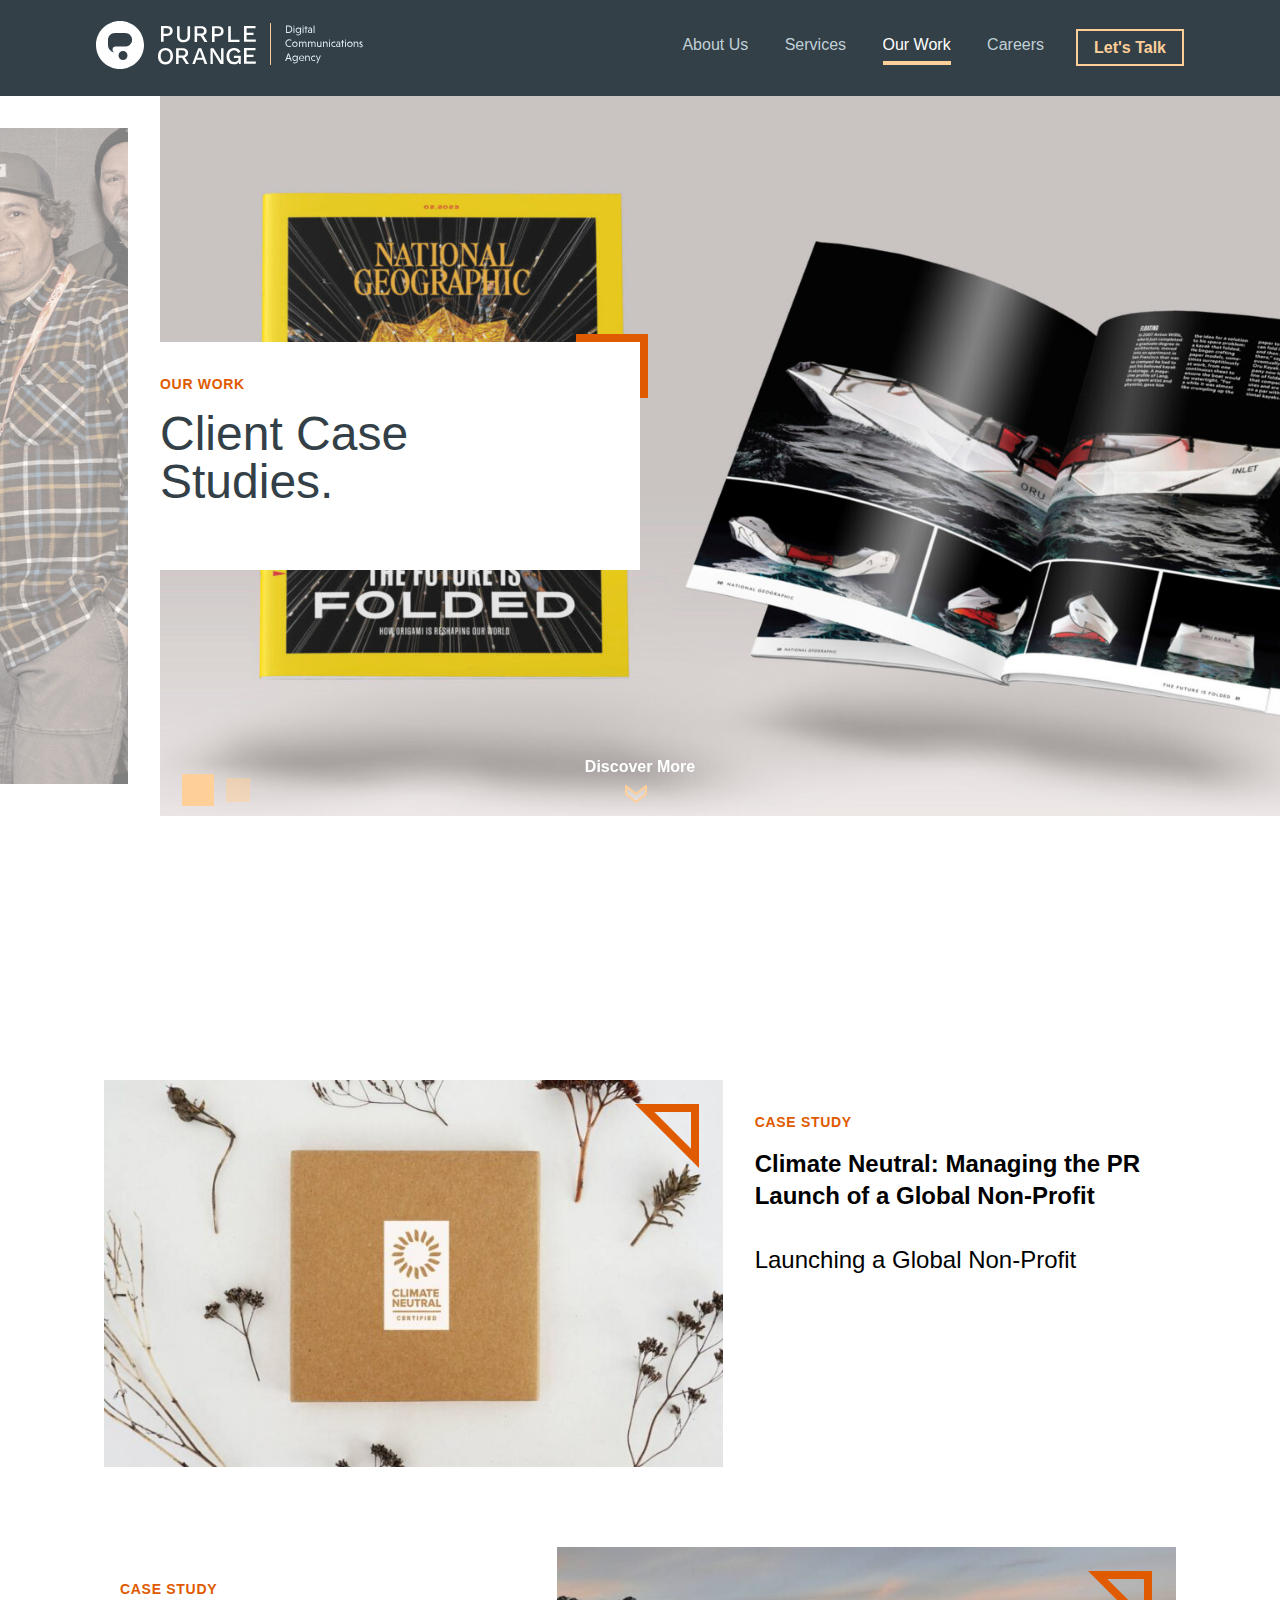
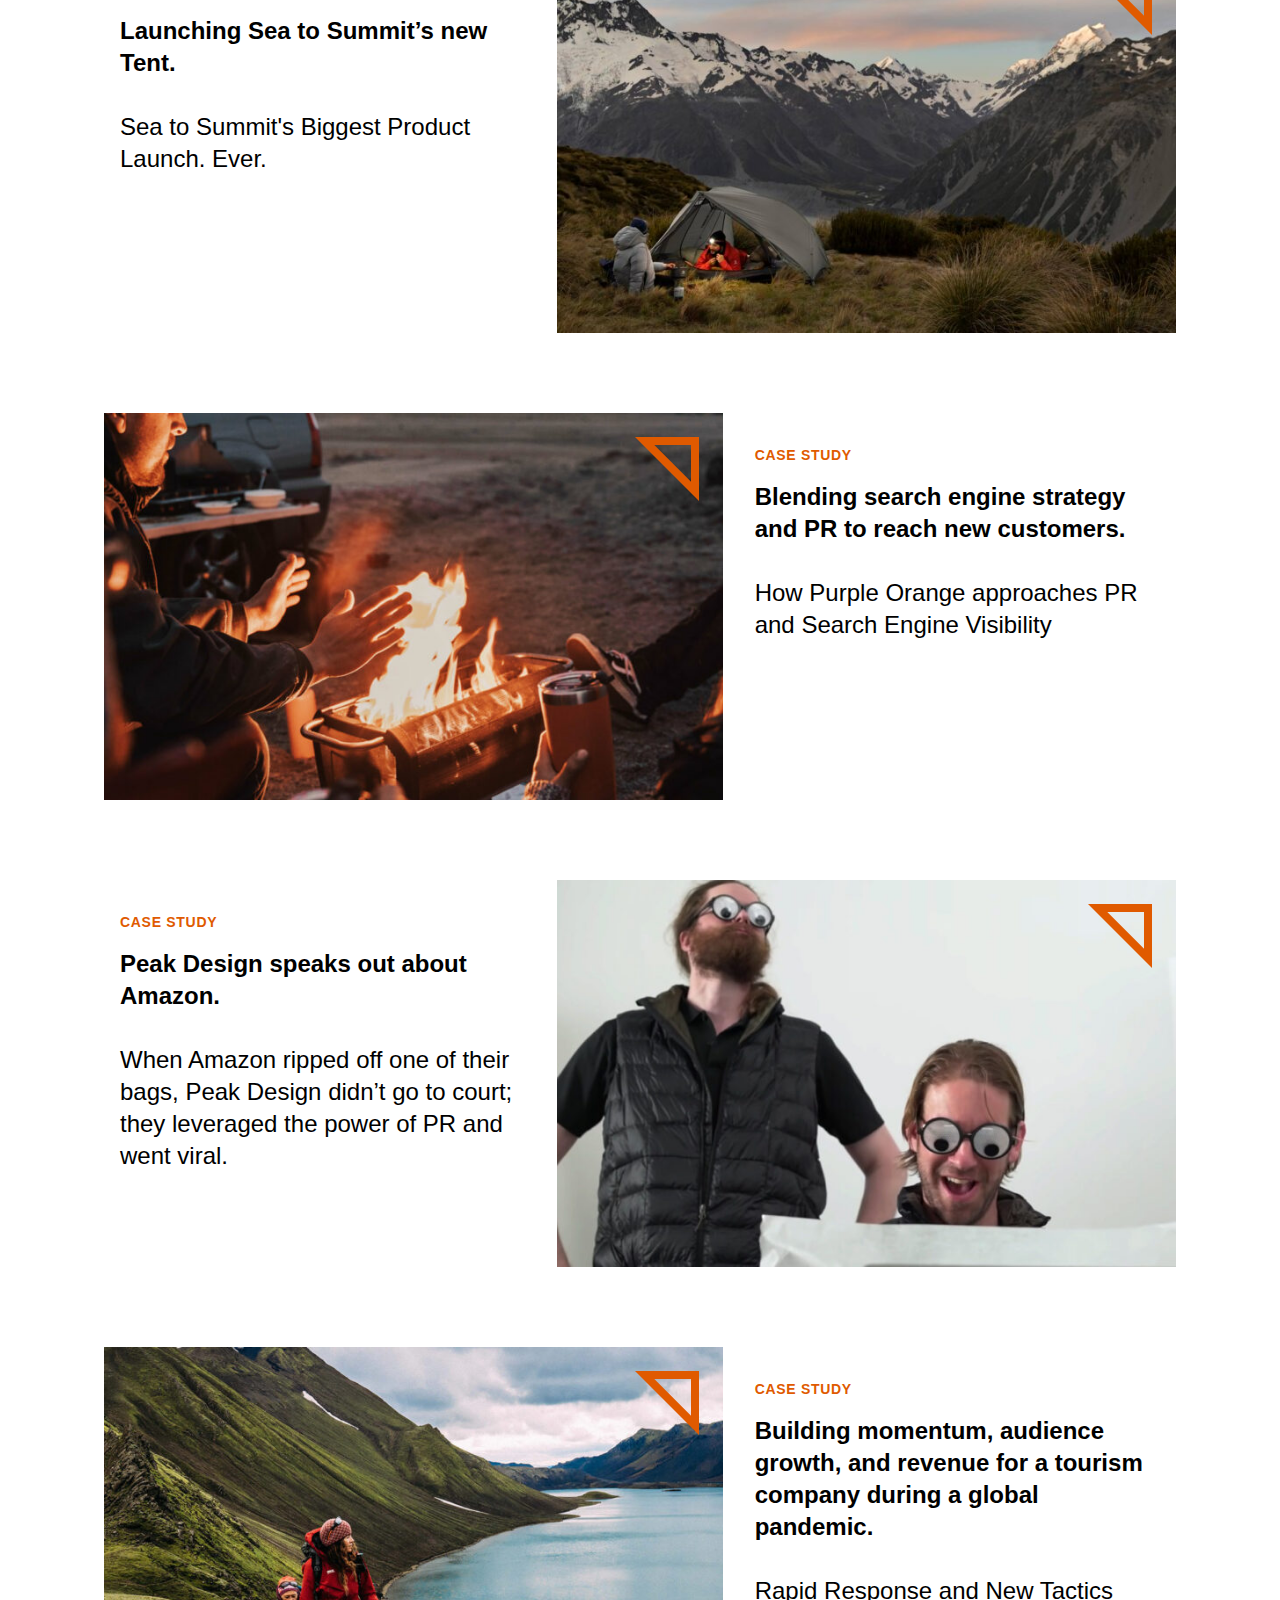
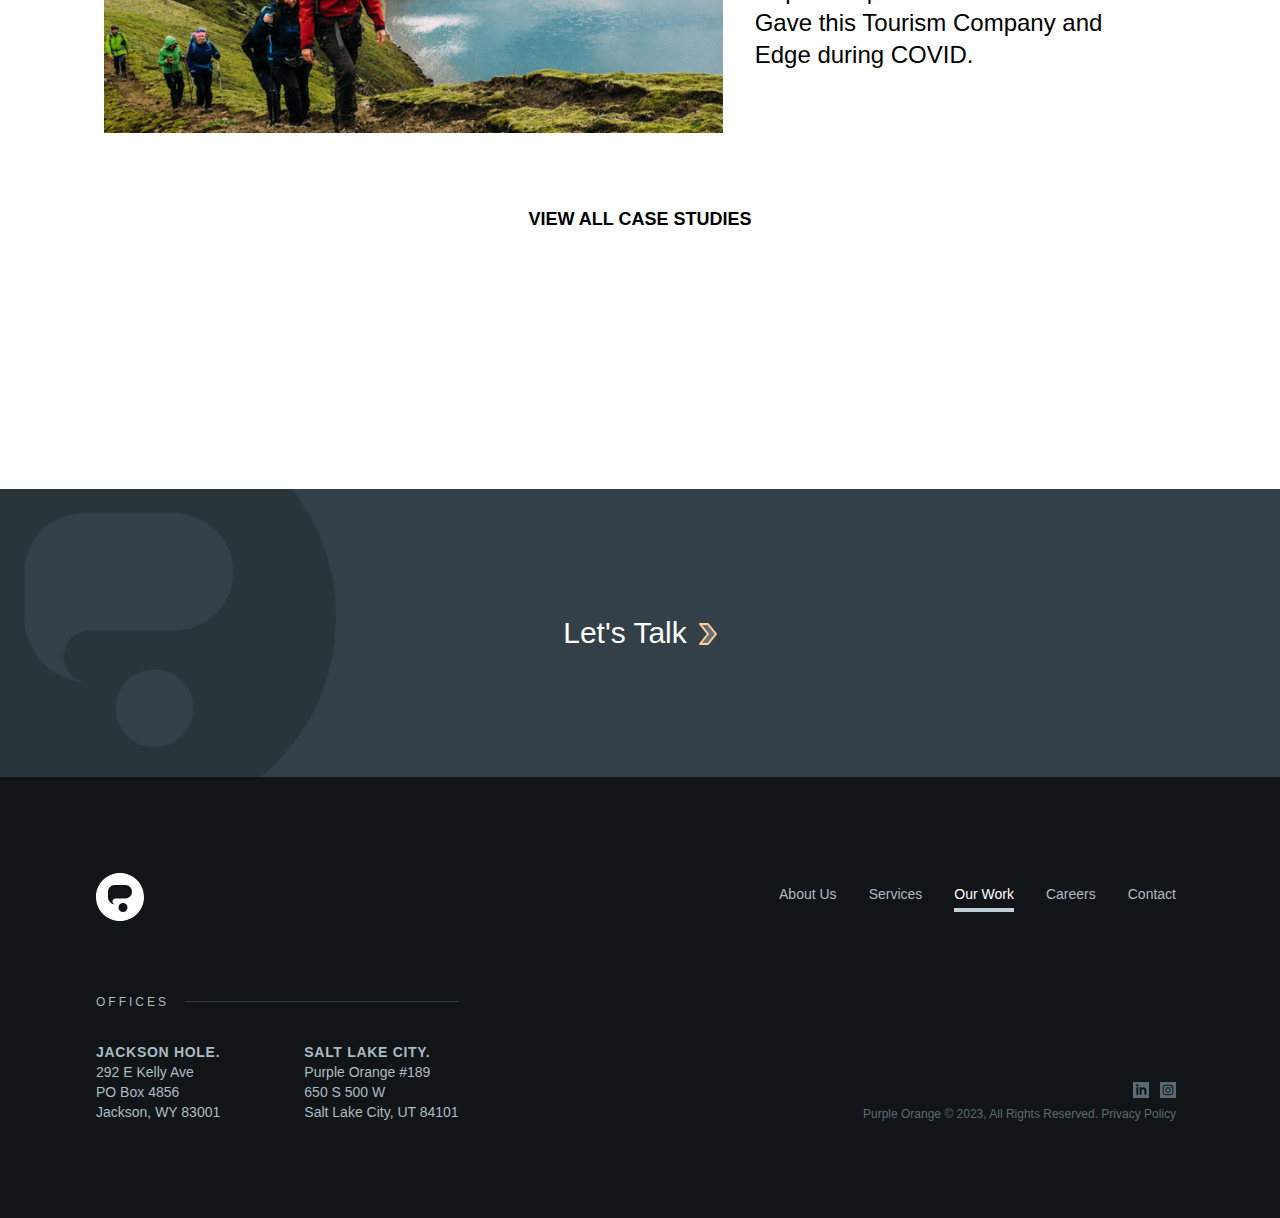
<file: our-work/index.htm>
﻿<!doctype html>
<!--[if lt IE 11]><html class="no-js no-svg ie lt-ie11" lang="en-US"> <![endif]-->
<!--[if gt IE 11]><!-->
<html class="no-js no-svg gt-ie11" lang="en-US"> <!--<![endif]-->

<head>
    <meta charset="UTF-8">
    <meta name="description" content="Digital Communication Agency">

    <link rel="preconnect" href="https://fonts.googleapis.com">
    <link rel="preconnect" href="https://fonts.gstatic.com" crossorigin="">
    <link href="../css2?family=Outfit:wght@300;400;500;600;700&display=swap" rel="stylesheet">

    <link rel="stylesheet" href="../wp-content/themes/popr/global.css?v=2.4.3" type="text/css" media="screen">
    <meta http-equiv="Content-Type" content="text/html; charset=UTF-8">
    <meta http-equiv="X-UA-Compatible" content="IE=edge">
    <meta name="viewport" content="width=device-width,initial-scale=1,maximum-scale=1,user-scalable=no">
    <link rel="author" href="../wp-content/themes/popr/humans.txt">
    <link rel="profile" href="http://gmpg.org/xfn/11">

    <link rel="stylesheet" href="../fvp4dif.css">
    <script defer="" src="../alpinejs%403.12.0/dist/cdn.min.js"></script>

    <link rel="stylesheet" href="../swiper%407.4.1/swiper-bundle.min.css">
    <script src="../swiper%407.4.1/swiper-bundle.min.js"></script>

    <meta name='robots' content='index, follow, max-image-preview:large, max-snippet:-1, max-video-preview:-1'>

    <!-- This site is optimized with the Yoast SEO plugin v20.4 - https://yoast.com/wordpress/plugins/seo/ -->
    <title>Our Work &ndash; Purple Orange</title>
    <meta name="description" content="View client case studies.">
    <link rel="canonical" href="index.htm">
    <meta property="og:locale" content="en_US">
    <meta property="og:type" content="article">
    <meta property="og:title" content="Our Work &ndash; Purple Orange">
    <meta property="og:description" content="View client case studies.">
    <meta property="og:url" content="https://purpleorange.agency/our-work/">
    <meta property="og:site_name" content="Purple Orange">
    <meta property="article:modified_time" content="2023-02-09T21:47:05+00:00">
    <meta name="twitter:card" content="summary_large_image">
    <script type="application/ld+json" class="yoast-schema-graph">
        {
            "@context": "https://schema.org",
            "@graph": [{
                "@type": "WebPage",
                "@id": "https://purpleorange.agency/our-work/",
                "url": "https://purpleorange.agency/our-work/",
                "name": "Our Work &ndash; Purple Orange",
                "isPartOf": {
                    "@id": "https://purpleorange.agency/#website"
                },
                "datePublished": "2021-11-01T18:54:23+00:00",
                "dateModified": "2023-02-09T21:47:05+00:00",
                "description": "View client case studies.",
                "breadcrumb": {
                    "@id": "https://purpleorange.agency/our-work/#breadcrumb"
                },
                "inLanguage": "en-US",
                "potentialAction": [{
                    "@type": "ReadAction",
                    "target": ["https://purpleorange.agency/our-work/"]
                }]
            }, {
                "@type": "BreadcrumbList",
                "@id": "https://purpleorange.agency/our-work/#breadcrumb",
                "itemListElement": [{
                    "@type": "ListItem",
                    "position": 1,
                    "name": "Home",
                    "item": "https://purpleorange.agency/"
                }, {
                    "@type": "ListItem",
                    "position": 2,
                    "name": "Our Work"
                }]
            }, {
                "@type": "WebSite",
                "@id": "https://purpleorange.agency/#website",
                "url": "https://purpleorange.agency/",
                "name": "Purple Orange",
                "description": "Digital Communication Agency",
                "publisher": {
                    "@id": "https://purpleorange.agency/#organization"
                },
                "potentialAction": [{
                    "@type": "SearchAction",
                    "target": {
                        "@type": "EntryPoint",
                        "urlTemplate": "https://purpleorange.agency/?s={search_term_string}"
                    },
                    "query-input": "required name=search_term_string"
                }],
                "inLanguage": "en-US"
            }, {
                "@type": "Organization",
                "@id": "https://purpleorange.agency/#organization",
                "name": "Purple Orange – Digital Communications Agency",
                "url": "https://purpleorange.agency/",
                "logo": {
                    "@type": "ImageObject",
                    "inLanguage": "en-US",
                    "@id": "https://purpleorange.agency/#/schema/logo/image/",
                    "url": "https://purpleorange.agency/wp-content/uploads/2021/12/Purple-Orange-PR.png",
                    "contentUrl": "https://purpleorange.agency/wp-content/uploads/2021/12/Purple-Orange-PR.png",
                    "width": 600,
                    "height": 400,
                    "caption": "Purple Orange – Digital Communications Agency"
                },
                "image": {
                    "@id": "https://purpleorange.agency/#/schema/logo/image/"
                },
                "sameAs": ["https://www.instagram.com/purpleorangepr/", "https://www.linkedin.com/company/purple-orange-llc/"]
            }]
        }
    </script>
    <!-- / Yoast SEO plugin. -->


    <link rel='stylesheet' id='sbi_styles-css' href='../wp-content/plugins/instagram-feed-pro/css/sbi-styles.min.css?ver=6.2.2' type='text/css' media='all'>
    <link rel='stylesheet' id='wp-block-library-css' href='../wp-includes/css/dist/block-library/style.min.css?ver=6.1.1' type='text/css' media='all'>
    <link rel='stylesheet' id='classic-theme-styles-css' href='../wp-includes/css/classic-themes.min.css?ver=1' type='text/css' media='all'>
    <style id='global-styles-inline-css' type='text/css'>
        body {
            --wp--preset--color--black: #000000;
            --wp--preset--color--cyan-bluish-gray: #abb8c3;
            --wp--preset--color--white: #ffffff;
            --wp--preset--color--pale-pink: #f78da7;
            --wp--preset--color--vivid-red: #cf2e2e;
            --wp--preset--color--luminous-vivid-orange: #ff6900;
            --wp--preset--color--luminous-vivid-amber: #fcb900;
            --wp--preset--color--light-green-cyan: #7bdcb5;
            --wp--preset--color--vivid-green-cyan: #00d084;
            --wp--preset--color--pale-cyan-blue: #8ed1fc;
            --wp--preset--color--vivid-cyan-blue: #0693e3;
            --wp--preset--color--vivid-purple: #9b51e0;
            --wp--preset--gradient--vivid-cyan-blue-to-vivid-purple: linear-gradient(135deg, rgba(6, 147, 227, 1) 0%, rgb(155, 81, 224) 100%);
            --wp--preset--gradient--light-green-cyan-to-vivid-green-cyan: linear-gradient(135deg, rgb(122, 220, 180) 0%, rgb(0, 208, 130) 100%);
            --wp--preset--gradient--luminous-vivid-amber-to-luminous-vivid-orange: linear-gradient(135deg, rgba(252, 185, 0, 1) 0%, rgba(255, 105, 0, 1) 100%);
            --wp--preset--gradient--luminous-vivid-orange-to-vivid-red: linear-gradient(135deg, rgba(255, 105, 0, 1) 0%, rgb(207, 46, 46) 100%);
            --wp--preset--gradient--very-light-gray-to-cyan-bluish-gray: linear-gradient(135deg, rgb(238, 238, 238) 0%, rgb(169, 184, 195) 100%);
            --wp--preset--gradient--cool-to-warm-spectrum: linear-gradient(135deg, rgb(74, 234, 220) 0%, rgb(151, 120, 209) 20%, rgb(207, 42, 186) 40%, rgb(238, 44, 130) 60%, rgb(251, 105, 98) 80%, rgb(254, 248, 76) 100%);
            --wp--preset--gradient--blush-light-purple: linear-gradient(135deg, rgb(255, 206, 236) 0%, rgb(152, 150, 240) 100%);
            --wp--preset--gradient--blush-bordeaux: linear-gradient(135deg, rgb(254, 205, 165) 0%, rgb(254, 45, 45) 50%, rgb(107, 0, 62) 100%);
            --wp--preset--gradient--luminous-dusk: linear-gradient(135deg, rgb(255, 203, 112) 0%, rgb(199, 81, 192) 50%, rgb(65, 88, 208) 100%);
            --wp--preset--gradient--pale-ocean: linear-gradient(135deg, rgb(255, 245, 203) 0%, rgb(182, 227, 212) 50%, rgb(51, 167, 181) 100%);
            --wp--preset--gradient--electric-grass: linear-gradient(135deg, rgb(202, 248, 128) 0%, rgb(113, 206, 126) 100%);
            --wp--preset--gradient--midnight: linear-gradient(135deg, rgb(2, 3, 129) 0%, rgb(40, 116, 252) 100%);
            --wp--preset--duotone--dark-grayscale: url('#wp-duotone-dark-grayscale');
            --wp--preset--duotone--grayscale: url('#wp-duotone-grayscale');
            --wp--preset--duotone--purple-yellow: url('#wp-duotone-purple-yellow');
            --wp--preset--duotone--blue-red: url('#wp-duotone-blue-red');
            --wp--preset--duotone--midnight: url('#wp-duotone-midnight');
            --wp--preset--duotone--magenta-yellow: url('#wp-duotone-magenta-yellow');
            --wp--preset--duotone--purple-green: url('#wp-duotone-purple-green');
            --wp--preset--duotone--blue-orange: url('#wp-duotone-blue-orange');
            --wp--preset--font-size--small: 13px;
            --wp--preset--font-size--medium: 20px;
            --wp--preset--font-size--large: 36px;
            --wp--preset--font-size--x-large: 42px;
            --wp--preset--spacing--20: 0.44rem;
            --wp--preset--spacing--30: 0.67rem;
            --wp--preset--spacing--40: 1rem;
            --wp--preset--spacing--50: 1.5rem;
            --wp--preset--spacing--60: 2.25rem;
            --wp--preset--spacing--70: 3.38rem;
            --wp--preset--spacing--80: 5.06rem;
        }

        :where(.is-layout-flex) {
            gap: 0.5em;
        }

        body .is-layout-flow>.alignleft {
            float: left;
            margin-inline-start: 0;
            margin-inline-end: 2em;
        }

        body .is-layout-flow>.alignright {
            float: right;
            margin-inline-start: 2em;
            margin-inline-end: 0;
        }

        body .is-layout-flow>.aligncenter {
            margin-left: auto !important;
            margin-right: auto !important;
        }

        body .is-layout-constrained>.alignleft {
            float: left;
            margin-inline-start: 0;
            margin-inline-end: 2em;
        }

        body .is-layout-constrained>.alignright {
            float: right;
            margin-inline-start: 2em;
            margin-inline-end: 0;
        }

        body .is-layout-constrained>.aligncenter {
            margin-left: auto !important;
            margin-right: auto !important;
        }

        body .is-layout-constrained> :where(:not(.alignleft):not(.alignright):not(.alignfull)) {
            max-width: var(--wp--style--global--content-size);
            margin-left: auto !important;
            margin-right: auto !important;
        }

        body .is-layout-constrained>.alignwide {
            max-width: var(--wp--style--global--wide-size);
        }

        body .is-layout-flex {
            display: flex;
        }

        body .is-layout-flex {
            flex-wrap: wrap;
            align-items: center;
        }

        body .is-layout-flex>* {
            margin: 0;
        }

        :where(.wp-block-columns.is-layout-flex) {
            gap: 2em;
        }

        .has-black-color {
            color: var(--wp--preset--color--black) !important;
        }

        .has-cyan-bluish-gray-color {
            color: var(--wp--preset--color--cyan-bluish-gray) !important;
        }

        .has-white-color {
            color: var(--wp--preset--color--white) !important;
        }

        .has-pale-pink-color {
            color: var(--wp--preset--color--pale-pink) !important;
        }

        .has-vivid-red-color {
            color: var(--wp--preset--color--vivid-red) !important;
        }

        .has-luminous-vivid-orange-color {
            color: var(--wp--preset--color--luminous-vivid-orange) !important;
        }

        .has-luminous-vivid-amber-color {
            color: var(--wp--preset--color--luminous-vivid-amber) !important;
        }

        .has-light-green-cyan-color {
            color: var(--wp--preset--color--light-green-cyan) !important;
        }

        .has-vivid-green-cyan-color {
            color: var(--wp--preset--color--vivid-green-cyan) !important;
        }

        .has-pale-cyan-blue-color {
            color: var(--wp--preset--color--pale-cyan-blue) !important;
        }

        .has-vivid-cyan-blue-color {
            color: var(--wp--preset--color--vivid-cyan-blue) !important;
        }

        .has-vivid-purple-color {
            color: var(--wp--preset--color--vivid-purple) !important;
        }

        .has-black-background-color {
            background-color: var(--wp--preset--color--black) !important;
        }

        .has-cyan-bluish-gray-background-color {
            background-color: var(--wp--preset--color--cyan-bluish-gray) !important;
        }

        .has-white-background-color {
            background-color: var(--wp--preset--color--white) !important;
        }

        .has-pale-pink-background-color {
            background-color: var(--wp--preset--color--pale-pink) !important;
        }

        .has-vivid-red-background-color {
            background-color: var(--wp--preset--color--vivid-red) !important;
        }

        .has-luminous-vivid-orange-background-color {
            background-color: var(--wp--preset--color--luminous-vivid-orange) !important;
        }

        .has-luminous-vivid-amber-background-color {
            background-color: var(--wp--preset--color--luminous-vivid-amber) !important;
        }

        .has-light-green-cyan-background-color {
            background-color: var(--wp--preset--color--light-green-cyan) !important;
        }

        .has-vivid-green-cyan-background-color {
            background-color: var(--wp--preset--color--vivid-green-cyan) !important;
        }

        .has-pale-cyan-blue-background-color {
            background-color: var(--wp--preset--color--pale-cyan-blue) !important;
        }

        .has-vivid-cyan-blue-background-color {
            background-color: var(--wp--preset--color--vivid-cyan-blue) !important;
        }

        .has-vivid-purple-background-color {
            background-color: var(--wp--preset--color--vivid-purple) !important;
        }

        .has-black-border-color {
            border-color: var(--wp--preset--color--black) !important;
        }

        .has-cyan-bluish-gray-border-color {
            border-color: var(--wp--preset--color--cyan-bluish-gray) !important;
        }

        .has-white-border-color {
            border-color: var(--wp--preset--color--white) !important;
        }

        .has-pale-pink-border-color {
            border-color: var(--wp--preset--color--pale-pink) !important;
        }

        .has-vivid-red-border-color {
            border-color: var(--wp--preset--color--vivid-red) !important;
        }

        .has-luminous-vivid-orange-border-color {
            border-color: var(--wp--preset--color--luminous-vivid-orange) !important;
        }

        .has-luminous-vivid-amber-border-color {
            border-color: var(--wp--preset--color--luminous-vivid-amber) !important;
        }

        .has-light-green-cyan-border-color {
            border-color: var(--wp--preset--color--light-green-cyan) !important;
        }

        .has-vivid-green-cyan-border-color {
            border-color: var(--wp--preset--color--vivid-green-cyan) !important;
        }

        .has-pale-cyan-blue-border-color {
            border-color: var(--wp--preset--color--pale-cyan-blue) !important;
        }

        .has-vivid-cyan-blue-border-color {
            border-color: var(--wp--preset--color--vivid-cyan-blue) !important;
        }

        .has-vivid-purple-border-color {
            border-color: var(--wp--preset--color--vivid-purple) !important;
        }

        .has-vivid-cyan-blue-to-vivid-purple-gradient-background {
            background: var(--wp--preset--gradient--vivid-cyan-blue-to-vivid-purple) !important;
        }

        .has-light-green-cyan-to-vivid-green-cyan-gradient-background {
            background: var(--wp--preset--gradient--light-green-cyan-to-vivid-green-cyan) !important;
        }

        .has-luminous-vivid-amber-to-luminous-vivid-orange-gradient-background {
            background: var(--wp--preset--gradient--luminous-vivid-amber-to-luminous-vivid-orange) !important;
        }

        .has-luminous-vivid-orange-to-vivid-red-gradient-background {
            background: var(--wp--preset--gradient--luminous-vivid-orange-to-vivid-red) !important;
        }

        .has-very-light-gray-to-cyan-bluish-gray-gradient-background {
            background: var(--wp--preset--gradient--very-light-gray-to-cyan-bluish-gray) !important;
        }

        .has-cool-to-warm-spectrum-gradient-background {
            background: var(--wp--preset--gradient--cool-to-warm-spectrum) !important;
        }

        .has-blush-light-purple-gradient-background {
            background: var(--wp--preset--gradient--blush-light-purple) !important;
        }

        .has-blush-bordeaux-gradient-background {
            background: var(--wp--preset--gradient--blush-bordeaux) !important;
        }

        .has-luminous-dusk-gradient-background {
            background: var(--wp--preset--gradient--luminous-dusk) !important;
        }

        .has-pale-ocean-gradient-background {
            background: var(--wp--preset--gradient--pale-ocean) !important;
        }

        .has-electric-grass-gradient-background {
            background: var(--wp--preset--gradient--electric-grass) !important;
        }

        .has-midnight-gradient-background {
            background: var(--wp--preset--gradient--midnight) !important;
        }

        .has-small-font-size {
            font-size: var(--wp--preset--font-size--small) !important;
        }

        .has-medium-font-size {
            font-size: var(--wp--preset--font-size--medium) !important;
        }

        .has-large-font-size {
            font-size: var(--wp--preset--font-size--large) !important;
        }

        .has-x-large-font-size {
            font-size: var(--wp--preset--font-size--x-large) !important;
        }

        .wp-block-navigation a:where(:not(.wp-element-button)) {
            color: inherit;
        }

        :where(.wp-block-columns.is-layout-flex) {
            gap: 2em;
        }

        .wp-block-pullquote {
            font-size: 1.5em;
            line-height: 1.6;
        }
    </style>
    <script type='text/javascript' src='../wp-includes/js/jquery/jquery.min.js?ver=3.6.1' id='jquery-core-js'></script>
    <script type='text/javascript' src='../wp-includes/js/jquery/jquery-migrate.min.js?ver=3.3.2' id='jquery-migrate-js'></script>
    <link rel="https://api.w.org/" href="../wp-json/index.htm">
    <link rel="alternate" type="application/json" href="../wp-json/wp/v2/pages/27">
    <link rel="EditURI" type="application/rsd+xml" title="RSD" href="../xmlrpc.php?rsd">
    <link rel="wlwmanifest" type="application/wlwmanifest+xml" href="../wp-includes/wlwmanifest.xml">
    <link rel='shortlink' href='../index.htm?p=27'>
    <link rel="alternate" type="application/json+oembed" href="../wp-json/oembed/1.0/embed-6?url=https%3A%2F%2Fpurpleorange.agency%2Four-work%2F">
    <link rel="alternate" type="text/xml+oembed" href="../wp-json/oembed/1.0/embed-7?url=https%3A%2F%2Fpurpleorange.agency%2Four-work%2F&#038;format=xml">
    <link rel="icon" href="../wp-content/uploads/2021/11/cropped-favicon-32x32.png" sizes="32x32">
    <link rel="icon" href="../wp-content/uploads/2021/11/cropped-favicon-192x192.png" sizes="192x192">
    <link rel="apple-touch-icon" href="../wp-content/uploads/2021/11/cropped-favicon-180x180.png">
    <meta name="msapplication-TileImage" content="https://purpleorange.agency/wp-content/uploads/2021/11/cropped-favicon-270x270.png">

</head>


<body class="page-template-default page page-id-27" x-data="{ open: false }" :class="{ 'overflow-y-hidden': open }">
    <a class="sr-only skip-link" href="#content">Skip to content</a>


    <header id="header-site" class="relative z-40 font-bold bg-gray text-offwhite">

        <div class="container flex items-center justify-between w-full h-24">
            <div class="z-50 flex items-center h-full logo">
                <h1 class="sr-only">
                    <a href="../index.htm" rel="home">Purple Orange</a>
                </h1>
                <a href="../index.htm" rel="home" title="Purple Orange">
                    <span class="md:hidden">
                        <?xml version="1.0" encoding="UTF-8"?>
                        <svg width="160px" height="48px" viewbox="0 0 160 48" version="1.1" xmlns="http://www.w3.org/2000/svg" xmlns:xlink="http://www.w3.org/1999/xlink">
                            <title>Purple Orange Logo + Wordmark</title>
                            <g id="Purple-Orange-Logo-/-48px-/-Logo-+-Wordmark-/-Black" stroke="none" stroke-width="1" fill="none" fill-rule="evenodd">
                                <path d="M105.0544,5.16 L105.38896,5.16565333 C106.928587,5.21841778 108.165067,5.64053333 109.0984,6.432 C110.0984,7.28 110.5984,8.424 110.5984,9.864 C110.5984,11.352 110.0984,12.5 109.0984,13.308 L108.89376,13.4642133 C108.40544,13.8161422 107.841333,14.0800889 107.20144,14.2560533 L107.1614,14.267 L111.5344,21 L108.5824,21 L104.5484,14.664 L101.1424,14.664 L101.1424,21 L98.5984,21 L98.5984,5.16 L105.0544,5.16 Z M104.8624,7.344 L101.1424,7.344 L101.1424,12.528 L104.8624,12.528 C105.9024,12.528 106.6744,12.316 107.1784,11.892 C107.6824,11.468 107.9344,10.816 107.9344,9.936 C107.9344,9.072 107.6824,8.424 107.1784,7.992 C106.6744,7.56 105.9024,7.344 104.8624,7.344 Z" id="Combined-Shape" fill="#FFFFFF" fill-rule="nonzero"></path>
                                <path d="M122.1296,5.16 L122.46572,5.166 C123.46004,5.202 124.328,5.4 125.0696,5.76 C125.8936,6.16 126.5376,6.728 127.0016,7.464 C127.4656,8.2 127.6976,9.088 127.6976,10.128 C127.6976,11.152 127.4656,12.036 127.0016,12.78 C126.5376,13.524 125.8936,14.096 125.0696,14.496 C124.2456,14.896 123.2656,15.096 122.1296,15.096 L118.6016,15.096 L118.6016,21 L116.0336,21 L116.0336,5.16 L122.1296,5.16 Z M121.7216,7.344 L118.6016,7.344 L118.6016,12.888 L121.7216,12.888 C122.8576,12.888 123.6936,12.652 124.2296,12.18 C124.7656,11.708 125.0336,11.024 125.0336,10.128 C125.0336,9.216 124.7656,8.524 124.2296,8.052 C123.6936,7.58 122.8576,7.344 121.7216,7.344 Z" id="Combined-Shape" fill="#FFFFFF" fill-rule="nonzero"></path>
                                <path d="M69.464,27 C71,27 72.328,27.328 73.448,27.984 C74.568,28.64 75.432,29.576 76.04,30.792 C76.648,32.008 76.952,33.464 76.952,35.16 C76.952,36.856 76.648,38.312 76.04,39.528 C75.432,40.744 74.568,41.68 73.448,42.336 C72.328,42.992 71,43.32 69.464,43.32 C67.944,43.32 66.624,42.992 65.504,42.336 C64.384,41.68 63.52,40.744 62.912,39.528 C62.304,38.312 62,36.856 62,35.16 C62,33.464 62.304,32.008 62.912,30.792 C63.52,29.576 64.384,28.64 65.504,27.984 C66.624,27.328 67.944,27 69.464,27 Z M69.464,29.232 C68.472,29.232 67.62,29.464 66.908,29.928 C66.196,30.392 65.648,31.064 65.264,31.944 C64.88,32.824 64.688,33.896 64.688,35.16 C64.688,36.408 64.88,37.476 65.264,38.364 C65.648,39.252 66.196,39.928 66.908,40.392 C67.62,40.856 68.472,41.088 69.464,41.088 C70.472,41.088 71.332,40.856 72.044,40.392 C72.756,39.928 73.304,39.252 73.688,38.364 C74.072,37.476 74.264,36.408 74.264,35.16 C74.264,33.896 74.072,32.824 73.688,31.944 C73.304,31.064 72.756,30.392 72.044,29.928 C71.332,29.464 70.472,29.232 69.464,29.232 Z" id="Combined-Shape" fill="#FFFFFF" fill-rule="nonzero"></path>
                                <path d="M86.5968,27.16 L86.93136,27.1656533 C88.4709867,27.2184178 89.7074667,27.6405333 90.6408,28.432 C91.6408,29.28 92.1408,30.424 92.1408,31.864 C92.1408,33.352 91.6408,34.5 90.6408,35.308 L90.43616,35.4642133 C89.94784,35.8161422 89.3837333,36.0800889 88.74384,36.2560533 L88.7028,36.267 L93.0768,43 L90.1248,43 L86.0898,36.664 L82.6848,36.664 L82.6848,43 L80.1408,43 L80.1408,27.16 L86.5968,27.16 Z M86.4048,29.344 L82.6848,29.344 L82.6848,34.528 L86.4048,34.528 C87.4448,34.528 88.2168,34.316 88.7208,33.892 C89.2248,33.468 89.4768,32.816 89.4768,31.936 C89.4768,31.072 89.2248,30.424 88.7208,29.992 C88.2168,29.56 87.4448,29.344 86.4048,29.344 Z" id="Combined-Shape" fill="#FFFFFF" fill-rule="nonzero"></path>
                                <path d="M105.3136,27.16 L111.2896,43 L108.5776,43 L107.0826,38.848 L100.4116,38.848 L98.9056,43 L96.2656,43 L102.2416,27.16 L105.3136,27.16 Z M103.7776,29.392 L103.7056,29.392 L103.0336,31.624 L101.1686,36.76 L106.3306,36.76 L104.4976,31.672 L103.7776,29.392 Z" id="Combined-Shape" fill="#FFFFFF" fill-rule="nonzero"></path>
                                <path d="M71.096,5 L71.43212,5.006 C72.42644,5.042 73.2944,5.24 74.036,5.6 C74.86,6 75.504,6.568 75.968,7.304 C76.432,8.04 76.664,8.928 76.664,9.968 C76.664,10.992 76.432,11.876 75.968,12.62 C75.504,13.364 74.86,13.936 74.036,14.336 C73.212,14.736 72.232,14.936 71.096,14.936 L67.568,14.936 L67.568,20.84 L65,20.84 L65,5 L71.096,5 Z M70.688,7.184 L67.568,7.184 L67.568,12.728 L70.688,12.728 C71.824,12.728 72.66,12.492 73.196,12.02 C73.732,11.548 74,10.864 74,9.968 C74,9.056 73.732,8.364 73.196,7.892 C72.66,7.42 71.824,7.184 70.688,7.184 Z" id="Combined-Shape" fill="#FFFFFF" fill-rule="nonzero"></path>
                                <path d="M87.6192,21.24 C89.7312,21.24 91.3392,20.712 92.4432,19.656 C93.5472,18.6 94.0992,17.024 94.0992,14.928 L94.0992,14.928 L94.0992,5.16 L91.5312,5.16 L91.5312,14.616 C91.5312,16.104 91.2112,17.208 90.5712,17.928 C89.9312,18.648 88.9472,19.008 87.6192,19.008 C86.3072,19.008 85.3312,18.648 84.6912,17.928 C84.0512,17.208 83.7312,16.104 83.7312,14.616 L83.7312,14.616 L83.7312,5.16 L81.1632,5.16 L81.1632,14.928 C81.1632,17.024 81.7192,18.6 82.8312,19.656 C83.9432,20.712 85.5392,21.24 87.6192,21.24 Z" id="Path" fill="#FFFFFF" fill-rule="nonzero"></path>
                                <polygon id="Path" fill="#FFFFFF" fill-rule="nonzero" points="143.5008 21 143.5008 18.792 134.7648 18.792 134.7648 5.16 132.1968 5.16 132.1968 21"></polygon>
                                <polygon id="Path" fill="#FFFFFF" fill-rule="nonzero" points="159.808 20.84 159.808 18.632 150.568 18.632 150.568 13.928 157.528 13.928 157.528 11.768 150.568 11.768 150.568 7.208 159.472 7.208 159.472 5 148 5 148 20.84"></polygon>
                                <polygon id="Path" fill="#FFFFFF" fill-rule="nonzero" points="116.8304 43 116.8304 32.776 116.7344 30.208 116.7584 30.208 118.2944 33.016 124.4144 43 127.4624 43 127.4624 27.16 125.0864 27.16 125.0864 37.384 125.1824 39.976 125.1584 39.976 123.5984 37.12 117.5024 27.16 114.4784 27.16 114.4784 43"></polygon>
                                <path d="M137.9712,43.24 C139.3152,43.24 140.4312,42.96 141.3192,42.4 C141.9112,42.0266667 142.3912,41.5537778 142.7592,40.9813333 L142.7972,40.919 L142.8912,43 L144.8112,43 L144.8112,34.84 L137.9232,34.84 L137.9232,36.928 L142.5312,36.928 L142.5312,37.384 C142.5312,38.008 142.4232,38.548 142.2072,39.004 C141.9912,39.46 141.6912,39.836 141.3072,40.132 C140.9232,40.428 140.4752,40.652 139.9632,40.804 C139.4512,40.956 138.8992,41.032 138.3072,41.032 C137.2192,41.032 136.3032,40.8 135.5592,40.336 C134.8152,39.872 134.2592,39.196 133.8912,38.308 C133.5232,37.42 133.3392,36.344 133.3392,35.08 C133.3392,33.832 133.5472,32.764 133.9632,31.876 C134.3792,30.988 134.9592,30.312 135.7032,29.848 C136.4472,29.384 137.3152,29.152 138.3072,29.152 C139.2992,29.152 140.1432,29.372 140.8392,29.812 C141.5352,30.252 142.0352,30.912 142.3392,31.792 L142.3392,31.792 L144.7152,30.664 C144.1072,29.384 143.2952,28.44 142.2792,27.832 C141.2632,27.224 139.9312,26.92 138.2832,26.92 C136.7792,26.92 135.4472,27.252 134.2872,27.916 C133.1272,28.58 132.2312,29.52 131.5992,30.736 C130.9672,31.952 130.6512,33.4 130.6512,35.08 C130.6512,36.792 130.9552,38.252 131.5632,39.46 C132.1712,40.668 133.0192,41.6 134.1072,42.256 C135.1952,42.912 136.4832,43.24 137.9712,43.24 Z" id="Path" fill="#FFFFFF" fill-rule="nonzero"></path>
                                <polygon id="Path" fill="#FFFFFF" fill-rule="nonzero" points="159.808 42.84 159.808 40.632 150.568 40.632 150.568 35.928 157.528 35.928 157.528 33.768 150.568 33.768 150.568 29.208 159.472 29.208 159.472 27 148 27 148 42.84"></polygon>
                                <g id="Purple-Orange-Logo-/-48px-/-Logo" fill="#FFFFFF">
                                    <path d="M24,0 C37.254834,0 48,10.745166 48,24 C48,37.254834 37.254834,48 24,48 C10.745166,48 0,37.254834 0,24 C0,10.745166 10.745166,0 24,0 Z M27,30 C24.5147186,30 22.5,32.0147186 22.5,34.5 C22.5,36.9852814 24.5147186,39 27,39 C29.4852814,39 31.5,36.9852814 31.5,34.5 C31.5,32.0147186 29.4852814,30 27,30 Z M29.25,12 L18.75,12 C15.0220779,12 12,15.0220779 12,18.75 L12,24 C12,28.1421356 15.3578644,31.5 19.5,31.5 C17.8431458,31.5 16.5,30.1568542 16.5,28.5 C16.5,26.8431458 17.8431458,25.5 19.5,25.5 L29.25,25.5 C32.9779221,25.5 36,22.4779221 36,18.75 C36,15.0220779 32.9779221,12 29.25,12 Z" id="Combined-Shape"></path>
                                </g>
                            </g>
                        </svg>
                    </span>
                    <span class="hidden md:inline-block">
                        <svg width="279px" height="48px" version="1.1" id="Layer_1" xmlns="http://www.w3.org/2000/svg" xmlns:xlink="http://www.w3.org/1999/xlink" x="0px" y="0px" viewbox="0 0 279 48" style="enable-background:new 0 0 279 48;" xml:space="preserve">
                            <style type="text/css">
                                .st0 {
                                    fill: #FFFFFF;
                                }

                                .st1 {
                                    fill-rule: evenodd;
                                    clip-rule: evenodd;
                                    fill: #FFFFFF;
                                }

                                .st2 {
                                    fill: none;
                                    stroke: #FFCF99;
                                    stroke-linecap: round;
                                }

                                .st3 {
                                    enable-background: new;
                                }

                                .st4 {
                                    fill: #E4EDF1;
                                }
                            </style>
                            <g id="Symbols">
                                <g id="Comps-Elements-_-Navigation-_-Navbar-_-Desktop-_-White">
                                    <g id="Group">
                                        <g id="Purple-Orange-Logo-_-48px-_-Logo">
                                            <path id="Combined-Shape" class="st0" d="M105.1,5.2h0.3c1.3,0,2.7,0.4,3.7,1.3c1,0.9,1.6,2.1,1.5,3.4c0.1,1.3-0.5,2.6-1.5,3.4
					l0,0l-0.2,0.1c-0.5,0.4-1.1,0.6-1.7,0.8l0,0l4.3,6.8h-3l-4-6.3h-3.4V21h-2.5V5.2H105.1z M104.9,7.3h-3.7v5.2h3.7
					c0.8,0.1,1.6-0.2,2.3-0.6c0.5-0.5,0.8-1.3,0.8-2c0-0.7-0.2-1.4-0.8-1.9C106.5,7.5,105.7,7.3,104.9,7.3L104.9,7.3z"></path>
                                            <path id="Combined-Shape-2" class="st0" d="M122.1,5.2h0.3c0.9,0,1.8,0.2,2.6,0.6c0.8,0.4,1.5,1,1.9,1.7
					c0.5,0.8,0.7,1.7,0.7,2.7c0,0.9-0.2,1.9-0.7,2.7c-0.5,0.7-1.1,1.3-1.9,1.7c-0.9,0.4-1.9,0.6-2.9,0.6h-3.5V21H116V5.2H122.1z
					 M121.7,7.3h-3.1v5.6h3.1c0.9,0.1,1.8-0.2,2.5-0.7c0.5-0.5,0.8-1.2,0.8-2c0.1-0.8-0.2-1.5-0.8-2.1
					C123.5,7.6,122.6,7.3,121.7,7.3L121.7,7.3z"></path>
                                            <path id="Combined-Shape-3" class="st0" d="M69.5,27c1.4,0,2.8,0.3,4,1c1.1,0.7,2,1.6,2.5,2.8c0.7,1.4,1,2.9,1,4.4
					c0,1.5-0.3,3-1,4.4c-0.6,1.2-1.5,2.1-2.6,2.8c-2.5,1.3-5.5,1.3-8,0c-1.1-0.7-2-1.6-2.6-2.8c-0.6-1.4-0.9-2.9-0.8-4.4
					c0-1.5,0.3-3,0.9-4.4c0.6-1.2,1.5-2.1,2.6-2.8C66.7,27.3,68.1,27,69.5,27z M69.5,29.2c-1.8-0.1-3.5,1-4.2,2.7
					c-0.4,1-0.6,2.1-0.6,3.2c0,1.1,0.2,2.2,0.6,3.2c0.7,1.7,2.4,2.8,4.2,2.7c0.9,0,1.8-0.2,2.6-0.7c0.7-0.5,1.3-1.2,1.7-2
					c0.4-1,0.6-2.1,0.6-3.2c0-1.1-0.2-2.2-0.6-3.2c-0.3-0.8-0.9-1.5-1.7-2C71.3,29.5,70.4,29.2,69.5,29.2z"></path>
                                            <path id="Combined-Shape-4" class="st0" d="M86.6,27.2h0.3c1.3,0,2.7,0.4,3.7,1.3c1,0.9,1.6,2.1,1.5,3.4
					c0.1,1.3-0.5,2.6-1.5,3.4l0,0l-0.2,0.2c-0.5,0.4-1.1,0.6-1.7,0.8l0,0l4.3,6.8h-3l-4-6.3h-3.4V43h-2.5V27.2H86.6z M86.4,29.3
					h-3.7v5.2h3.7c0.8,0.1,1.6-0.2,2.3-0.6c0.5-0.5,0.8-1.2,0.8-2c0.1-0.7-0.2-1.5-0.8-2C88,29.5,87.2,29.2,86.4,29.3L86.4,29.3z"></path>
                                            <path id="Combined-Shape-5" class="st0" d="M105.3,27.2l6,15.8h-2.7l-1.5-4.2h-6.7L98.9,43h-2.6l6-15.8H105.3z M103.8,29.4
					L103.8,29.4l-0.8,2.2l-1.9,5.1h5.2l-1.8-5.1L103.8,29.4z"></path>
                                            <path id="Combined-Shape-6" class="st0" d="M71.1,5h0.3c0.9,0,1.8,0.2,2.6,0.6c0.8,0.4,1.5,1,2,1.7c0.5,0.8,0.7,1.8,0.7,2.7
					c0,0.9-0.2,1.8-0.7,2.6c-0.5,0.8-1.2,1.4-2,1.7c-0.9,0.4-1.9,0.6-2.9,0.6h-3.5v5.9H65V5H71.1z M70.7,7.2h-3.1v5.6h3.1
					c0.9,0.1,1.8-0.2,2.5-0.7c0.5-0.5,0.8-1.2,0.8-2c0.1-0.8-0.2-1.5-0.8-2.1C72.5,7.4,71.6,7.1,70.7,7.2L70.7,7.2z"></path>
                                            <path id="Path" class="st0" d="M87.6,21.2c1.8,0.1,3.5-0.4,4.8-1.6c1.2-1.3,1.8-3,1.7-4.7l0,0V5.2h-2.6v9.5
					c0.1,1.2-0.3,2.4-1,3.3c-1.7,1.4-4.2,1.4-5.9,0c-0.7-0.9-1.1-2.1-1-3.3l0,0V5.2h-2.5v9.8c-0.1,1.7,0.5,3.5,1.7,4.7
					C84.2,20.8,85.9,21.4,87.6,21.2z"></path>
                                            <polygon id="Path-2" class="st0" points="143.5,21 143.5,18.8 134.8,18.8 134.8,5.2 132.2,5.2 132.2,21 				"></polygon>
                                            <polygon id="Path-3" class="st0" points="159.8,20.8 159.8,18.6 150.6,18.6 150.6,13.9 157.5,13.9 157.5,11.8 150.6,11.8 
					150.6,7.2 159.5,7.2 159.5,5 148,5 148,20.8 				"></polygon>
                                            <polygon id="Path-4" class="st0" points="116.8,43 116.8,32.8 116.7,30.2 116.8,30.2 118.3,33 124.4,43 127.5,43 127.5,27.2 
					125.1,27.2 125.1,37.4 125.2,40 125.2,40 123.6,37.1 117.5,27.2 114.5,27.2 114.5,43 				"></polygon>
                                            <path id="Path-5" class="st0" d="M138,43.2c1.2,0,2.3-0.2,3.4-0.8c0.6-0.4,1-0.8,1.4-1.4v-0.1l0.1,2.1h1.9v-8.2h-6.9v2.1h4.6
					v0.5c0,0.6-0.1,1.1-0.3,1.6c-0.2,0.4-0.5,0.8-0.9,1.1c-0.4,0.3-0.9,0.5-1.4,0.7c-0.5,0.2-1.1,0.2-1.6,0.2c-1,0-1.9-0.2-2.8-0.7
					c-0.8-0.5-1.3-1.2-1.7-2c-0.4-1-0.6-2.1-0.6-3.2c0-1.1,0.2-2.2,0.6-3.2c0.4-0.8,1-1.5,1.7-2c0.8-0.5,1.7-0.7,2.6-0.7
					c0.9,0,1.8,0.2,2.5,0.7c0.7,0.5,1.3,1.2,1.5,2l0,0l2.4-1.1c-0.5-1.2-1.4-2.2-2.4-2.8c-1.2-0.7-2.6-1-4-0.9c-1.4,0-2.8,0.3-4,1
					c-1.2,0.7-2.1,1.6-2.7,2.8c-0.7,1.3-1,2.8-0.9,4.3c0,1.5,0.3,3,0.9,4.4c0.6,1.2,1.4,2.1,2.6,2.8C135.3,43,136.6,43.3,138,43.2z"></path>
                                            <polygon id="Path-6" class="st0" points="159.8,42.8 159.8,40.6 150.6,40.6 150.6,35.9 157.5,35.9 157.5,33.8 150.6,33.8 
					150.6,29.2 159.5,29.2 159.5,27 148,27 148,42.8 				"></polygon>
                                            <g id="Combined-Shape-7">
                                                <path class="st1" d="M24,0c13.3,0,24,10.7,24,24S37.3,48,24,48S0,37.3,0,24S10.7,0,24,0z M27,30c-2.5,0-4.5,2-4.5,4.5
						s2,4.5,4.5,4.5s4.5-2,4.5-4.5C31.5,32,29.5,30,27,30C27,30,27,30,27,30z M29.2,12H18.8C15,12,12,15,12,18.8l0,0V24
						c0,4.1,3.4,7.5,7.5,7.5c-1.7,0-3-1.3-3-3s1.3-3,3-3h9.8c3.7,0,6.8-3,6.8-6.8S33,12,29.2,12z"></path>
                                            </g>
                                        </g>
                                        <line id="Line" class="st2" x1="174.5" y1="2.5" x2="174.5" y2="43.5"></line>
                                        <g id="Digital-Communicatio">
                                            <g class="st3">
                                                <path class="st4" d="M190,4.5h2.6c2.2,0,3.7,1.6,3.7,3.7s-1.4,3.7-3.7,3.7H190V4.5z M190.9,5.4v5.7h1.7c1.7,0,2.7-1.2,2.7-2.8
						c0-1.6-1-2.8-2.7-2.8H190.9z"></path>
                                            </g>
                                            <g class="st3">
                                                <path class="st4" d="M197.9,4.4c0.4,0,0.6,0.3,0.6,0.6s-0.3,0.6-0.6,0.6c-0.3,0-0.6-0.3-0.6-0.6S197.6,4.4,197.9,4.4z
						 M198.4,12h-0.9V6.6h0.9V12z"></path>
                                                <path class="st4" d="M205.1,6.6v5c0,1.7-1.1,2.8-2.8,2.8c-0.8,0-1.5-0.2-1.9-0.5v-1c0.4,0.3,1.2,0.6,1.9,0.6
						c1.1,0,1.9-0.7,1.9-1.8v-0.9c-0.4,0.7-1.1,1.1-2,1.1c-1.5,0-2.6-1.2-2.6-2.7c0-1.5,1.1-2.7,2.6-2.7c0.9,0,1.6,0.5,2,1.2V6.6
						H205.1z M202.3,7.4c-1,0-1.8,0.8-1.8,1.8c0,1,0.8,1.8,1.8,1.8c1,0,1.8-0.8,1.8-1.8C204.1,8.2,203.4,7.4,202.3,7.4z"></path>
                                                <path class="st4" d="M207.1,4.4c0.4,0,0.6,0.3,0.6,0.6s-0.3,0.6-0.6,0.6c-0.3,0-0.6-0.3-0.6-0.6S206.7,4.4,207.1,4.4z
						 M207.5,12h-0.9V6.6h0.9V12z"></path>
                                            </g>
                                            <g class="st3">
                                                <path class="st4" d="M209.5,12V7.4h-1V6.6h1V5.3l0.9-0.2v1.5h1.1v0.8h-1.1V12H209.5z"></path>
                                            </g>
                                            <g class="st3">
                                                <path class="st4" d="M212.5,6.9c0.4-0.2,0.9-0.4,1.5-0.4c1.2,0,2.1,0.6,2.1,2.1V12h-0.9v-0.6c-0.3,0.4-0.8,0.7-1.4,0.7
						c-1.2,0-1.9-0.8-1.9-1.8c0-1,0.8-1.8,1.9-1.8c0.6,0,1.1,0.3,1.4,0.6V8.6c0-0.9-0.6-1.2-1.2-1.2c-0.5,0-1,0.2-1.5,0.4V6.9z
						 M214,11.4c0.6,0,1.2-0.5,1.2-1.1c0-0.6-0.5-1.1-1.2-1.1c-0.6,0-1.2,0.5-1.2,1.1C212.8,10.9,213.3,11.4,214,11.4z"></path>
                                                <path class="st4" d="M218.5,12h-0.9V4.4h0.9V12z"></path>
                                            </g>
                                            <g class="st3">
                                                <path class="st4" d="M195.3,25.6c-0.6,0.3-1.2,0.5-2,0.5c-2.2,0-3.9-1.7-3.9-3.9s1.7-3.9,3.9-3.9c0.7,0,1.4,0.2,2,0.5V20
						c-0.5-0.4-1.2-0.7-2-0.7c-1.6,0-2.9,1.3-2.9,2.9c0,1.6,1.2,2.9,2.9,2.9c0.8,0,1.5-0.3,2-0.7V25.6z"></path>
                                            </g>
                                            <g class="st3">
                                                <path class="st4" d="M198.9,20.5c1.6,0,2.8,1.2,2.8,2.8c0,1.6-1.2,2.8-2.8,2.8c-1.6,0-2.8-1.2-2.8-2.8
						C196.1,21.8,197.3,20.5,198.9,20.5z M198.9,25.2c1.1,0,1.8-0.8,1.8-1.9c0-1-0.8-1.9-1.8-1.9c-1,0-1.8,0.8-1.8,1.9
						C197,24.4,197.8,25.2,198.9,25.2z"></path>
                                                <path class="st4" d="M203.8,21.4c0.3-0.5,0.8-0.8,1.5-0.8c0.8,0,1.4,0.4,1.7,1.1c0.2-0.7,0.8-1.1,1.6-1.1c1.1,0,1.9,0.8,1.9,2
						V26h-0.9v-3.2c0-0.9-0.5-1.3-1.2-1.3c-0.7,0-1.2,0.5-1.2,1.3V26h-0.9v-3.2c0-0.9-0.5-1.3-1.2-1.3c-0.7,0-1.2,0.4-1.2,1.2V26
						h-0.9v-5.4h0.9V21.4z"></path>
                                                <path class="st4" d="M212.9,21.4c0.3-0.5,0.8-0.8,1.5-0.8c0.8,0,1.4,0.4,1.7,1.1c0.2-0.7,0.8-1.1,1.6-1.1c1.1,0,1.9,0.8,1.9,2
						V26h-0.9v-3.2c0-0.9-0.5-1.3-1.2-1.3s-1.2,0.5-1.2,1.3V26h-0.9v-3.2c0-0.9-0.5-1.3-1.2-1.3c-0.7,0-1.2,0.4-1.2,1.2V26h-0.9
						v-5.4h0.9V21.4z"></path>
                                                <path class="st4" d="M224.6,25.2c-0.3,0.6-0.8,0.9-1.6,0.9c-1.2,0-2-0.9-2-2.1v-3.3h0.9v3.1c0,0.8,0.5,1.4,1.3,1.4
						c0.8,0,1.3-0.5,1.3-1.4v-3.2h0.9V26h-0.9V25.2z"></path>
                                                <path class="st4" d="M228,21.5c0.3-0.6,0.8-1,1.6-1c1.2,0,2,0.9,2,2.1V26h-0.9v-3.1c0-0.8-0.5-1.4-1.4-1.4
						c-0.8,0-1.3,0.5-1.4,1.4V26h-0.9v-5.4h0.9V21.5z"></path>
                                                <path class="st4" d="M233.5,18.4c0.4,0,0.6,0.3,0.6,0.6s-0.3,0.6-0.6,0.6c-0.3,0-0.6-0.3-0.6-0.6S233.2,18.4,233.5,18.4z
						 M234,26h-0.9v-5.4h0.9V26z"></path>
                                            </g>
                                            <g class="st3">
                                                <path class="st4" d="M239.4,25.7c-0.4,0.2-0.9,0.4-1.4,0.4c-1.6,0-2.8-1.2-2.8-2.8c0-1.6,1.2-2.8,2.8-2.8c0.5,0,1,0.1,1.4,0.4
						v1c-0.4-0.3-0.8-0.5-1.4-0.5c-1.1,0-1.9,0.8-1.9,1.9c0,1.1,0.8,1.9,1.9,1.9c0.5,0,1-0.2,1.4-0.5V25.7z"></path>
                                            </g>
                                            <g class="st3">
                                                <path class="st4" d="M240.7,20.9c0.4-0.2,0.9-0.4,1.5-0.4c1.2,0,2.1,0.6,2.1,2.1V26h-0.9v-0.6c-0.3,0.4-0.8,0.7-1.4,0.7
						c-1.2,0-1.9-0.8-1.9-1.8c0-1,0.8-1.8,1.9-1.8c0.6,0,1.1,0.3,1.4,0.6v-0.6c0-0.9-0.6-1.2-1.2-1.2c-0.5,0-1,0.2-1.5,0.4V20.9z
						 M242.2,25.4c0.6,0,1.2-0.5,1.2-1.1c0-0.6-0.5-1.1-1.2-1.1c-0.6,0-1.2,0.5-1.2,1.1C241,24.9,241.6,25.4,242.2,25.4z"></path>
                                            </g>
                                            <g class="st3">
                                                <path class="st4" d="M246.1,26v-4.6h-1v-0.8h1v-1.3l0.9-0.2v1.5h1.1v0.8h-1.1V26H246.1z"></path>
                                                <path class="st4" d="M249.5,18.4c0.4,0,0.6,0.3,0.6,0.6s-0.3,0.6-0.6,0.6c-0.3,0-0.6-0.3-0.6-0.6S249.1,18.4,249.5,18.4z
						 M249.9,26H249v-5.4h0.9V26z"></path>
                                                <path class="st4" d="M253.9,20.5c1.6,0,2.8,1.2,2.8,2.8c0,1.6-1.2,2.8-2.8,2.8c-1.6,0-2.8-1.2-2.8-2.8
						C251.1,21.8,252.3,20.5,253.9,20.5z M253.9,25.2c1.1,0,1.8-0.8,1.8-1.9c0-1-0.8-1.9-1.8-1.9c-1,0-1.8,0.8-1.8,1.9
						C252,24.4,252.8,25.2,253.9,25.2z"></path>
                                                <path class="st4" d="M258.7,21.5c0.3-0.6,0.8-1,1.6-1c1.2,0,2,0.9,2,2.1V26h-0.9v-3.1c0-0.8-0.5-1.4-1.4-1.4
						c-0.8,0-1.3,0.5-1.4,1.4V26h-0.9v-5.4h0.9V21.5z"></path>
                                                <path class="st4" d="M266.6,21.8c-0.3-0.3-0.8-0.4-1.2-0.4c-0.6,0-0.9,0.3-0.9,0.7c0,0.3,0.2,0.4,0.5,0.6l0.9,0.6
						c0.7,0.4,0.9,0.9,0.9,1.4c0,0.9-0.7,1.5-1.8,1.5c-0.5,0-1.1-0.2-1.4-0.3v-1c0.3,0.2,0.8,0.5,1.3,0.5c0.6,0,0.9-0.3,0.9-0.7
						c0-0.3-0.1-0.5-0.6-0.7l-1-0.6c-0.6-0.3-0.8-0.8-0.8-1.3c0-0.8,0.6-1.5,1.8-1.5c0.5,0,0.9,0.1,1.2,0.3V21.8z"></path>
                                            </g>
                                            <g class="st3">
                                                <path class="st4" d="M194,37.9h-3l-0.8,2.1h-1.1l2.8-7.5h1.1l2.8,7.5h-1.1L194,37.9z M191.3,37h2.4l-1.2-3.2L191.3,37z"></path>
                                            </g>
                                            <g class="st3">
                                                <path class="st4" d="M201.8,34.6v5c0,1.7-1.1,2.8-2.8,2.8c-0.8,0-1.5-0.2-1.9-0.5v-1c0.4,0.3,1.2,0.6,1.9,0.6
						c1.1,0,1.9-0.7,1.9-1.8v-0.9c-0.4,0.7-1.1,1.1-2,1.1c-1.5,0-2.6-1.2-2.6-2.7c0-1.5,1.1-2.7,2.6-2.7c0.9,0,1.6,0.5,2,1.2v-1.1
						H201.8z M199,35.4c-1,0-1.8,0.8-1.8,1.8c0,1,0.8,1.8,1.8,1.8c1,0,1.8-0.8,1.8-1.8C200.8,36.2,200.1,35.4,199,35.4z"></path>
                                                <path class="st4" d="M203.9,37.7c0.1,0.9,0.9,1.6,1.9,1.6c0.7,0,1.5-0.3,1.9-0.7v0.9c-0.5,0.3-1.2,0.6-2,0.6
						c-1.6,0-2.7-1.2-2.7-2.8c0-1.6,1.1-2.8,2.7-2.8c1.5,0,2.6,1.2,2.6,2.6c0,0.2,0,0.4,0,0.5H203.9z M203.9,36.9h3.4
						c0-1-0.8-1.6-1.7-1.6C204.7,35.3,204,36,203.9,36.9z"></path>
                                                <path class="st4" d="M210.2,35.5c0.3-0.6,0.8-1,1.6-1c1.2,0,2,0.9,2,2.1V40h-0.9v-3.1c0-0.8-0.5-1.4-1.4-1.4
						c-0.8,0-1.3,0.5-1.4,1.4V40h-0.9v-5.4h0.9V35.5z"></path>
                                                <path class="st4" d="M219.2,39.7c-0.4,0.2-0.9,0.4-1.4,0.4c-1.6,0-2.8-1.2-2.8-2.8c0-1.6,1.2-2.8,2.8-2.8c0.5,0,1,0.1,1.4,0.4
						v1c-0.4-0.3-0.8-0.5-1.4-0.5c-1.1,0-1.9,0.8-1.9,1.9c0,1.1,0.8,1.9,1.9,1.9c0.5,0,1-0.2,1.4-0.5V39.7z"></path>
                                            </g>
                                            <g class="st3">
                                                <path class="st4" d="M221.9,39.6l-2.1-5h1l1.5,3.8l1.6-3.8h1l-3.3,7.6h-1.1L221.9,39.6z"></path>
                                            </g>
                                        </g>
                                    </g>
                                </g>
                            </g>
                        </svg>

                    </span>
                </a>
            </div>

            <div class="flex items-center justify-end md:space-x-4">
                <nav id="nav-main" class="hidden nav lg:block">
                    <ul>
                        <li class="inline-block  menu-item menu-item-type-post_type menu-item-object-page menu-item-21">
                            <a target="_self" href="../about/index.htm">About Us</a>
                        </li>
                        <li class="inline-block  menu-item menu-item-type-post_type menu-item-object-page menu-item-24">
                            <a target="_self" href="../services/index.htm">Services</a>
                        </li>
                        <li class="inline-block  menu-item menu-item-type-post_type menu-item-object-page current-menu-item page_item page-item-27 current_page_item menu-item-28">
                            <a target="_self" href="index.htm">Our Work</a>
                        </li>
                        <li class="inline-block  menu-item menu-item-type-post_type menu-item-object-page menu-item-764">
                            <a target="_self" href="../careers/index.htm">Careers</a>
                        </li>
                    </ul>
                </nav>

                <div>
                    <a href="../contact/index.htm" class="px-4 py-2 text-xs transition duration-200 ease-in border-2 md:text-base border-tan text-tan hover:bg-tan hover:text-gray">
                        Let's Talk
                    </a>
                </div>

                <div class="z-50 text-black lg:hidden">
                    <button type="button" x-on:click="open = ! open" class="mobile-nav-toggle-btn" aria-expanded="false">

                        <span class="sr-only">Open main menu</span>
                        <svg xmlns="http://www.w3.org/2000/svg" class="w-6 h-6" fill="#000" viewbox="0 0 24 24" stroke="#C0D0D8">
                            <path stroke-width="2" d="M4 6h16M4 12h16M4 18h16"></path>
                        </svg>
                    </button>

                    <div x-show="open" x-transition="" class="absolute top-0 bottom-0 left-0 right-0 z-50 flex items-center justify-center w-screen h-screen bg-offwhite">

                        <button type="button" class="absolute top-0 right-0 p-8 font-bold" x-on:click="open = ! open">
                            <svg xmlns="http://www.w3.org/2000/svg" class="w-6 h-6" fill="none" viewbox="0 0 24 24" stroke="currentColor">
                                <path stroke-linecap="round" stroke-linejoin="round" stroke-width="2" d="M6 18L18 6M6 6l12 12"></path>
                            </svg>
                        </button>

                        <div class="relative text-center">

                            <div class="text-3xl">
                                <a class="block p-4" target="_self" href="../about/index.htm">About Us</a>
                                <a class="block p-4" target="_self" href="../services/index.htm">Services</a>
                                <a class="block p-4" target="_self" href="index.htm">Our Work</a>
                                <a class="block p-4" target="_self" href="../careers/index.htm">Careers</a>
                            </div>

                        </div>
                    </div>
                </div>
            </div>
        </div>

    </header>

    <main id="content" class="content-wrapper">





        <section class="relative w-full overflow-hidden mb-block">

            <!-- Slider main container -->
            <div class="relative w-full h-80 swiper">

                <div class="swiper-wrapper">

                    <div class="swiper-slide" data-swiper-autoplay="5000">
                        <div class="flex items-center w-full h-full">

                            <div class="absolute z-10 w-full h-full overflow-hidden lg:ml-40 bg-gray">
                                <img class="h-full w-full object-cover object-center" alt="" src="../wp-content/uploads/2023/02/Nat-Geo_1-1600x1200.jpeg" srcset="../wp-content/uploads/2023/02/Nat-Geo_1-1600x1200.jpeg 1600w, ../wp-content/uploads/2023/02/Nat-Geo_1-300x225.jpeg 300w, ../wp-content/uploads/2023/02/Nat-Geo_1-1024x768.jpeg 1024w, ../wp-content/uploads/2023/02/Nat-Geo_1-768x576.jpeg 768w, ../wp-content/uploads/2023/02/Nat-Geo_1-1536x1152.jpeg 1536w, ../wp-content/uploads/2023/02/Nat-Geo_1.jpeg 2048w" sizes="100vw">
                            </div>

                            <div class="z-20 md:w-1/2">

                                <div class="inline-block bg-white corner-border p-8 pl-12 lg:pl-0 lg:ml-40">
                                    <div class="hidden -mb-4 text-orange header-pre lg:block">
                                        OUR WORK
                                    </div>

                                    <h1 class="h1 text-gray">Client Case Studies.</h1>

                                </div>

                            </div>

                        </div>
                    </div>
                    <div class="swiper-slide" data-swiper-autoplay="5000">
                        <div class="flex items-center w-full h-full">

                            <div class="absolute z-10 w-full h-full overflow-hidden lg:ml-40 bg-gray">
                                <img class="h-full w-full object-cover object-center" alt="" src="../wp-content/uploads/2023/02/Award-Banner.png" srcset="../wp-content/uploads/2023/02/Award-Banner.png 1396w, ../wp-content/uploads/2023/02/Award-Banner-300x225.png 300w, ../wp-content/uploads/2023/02/Award-Banner-1024x769.png 1024w, ../wp-content/uploads/2023/02/Award-Banner-768x577.png 768w" sizes="100vw">
                            </div>

                            <div class="z-20 md:w-1/2">

                                <div class="inline-block bg-white corner-border p-8 pl-12 lg:pl-0 lg:ml-40">
                                    <div class="hidden -mb-4 text-orange header-pre lg:block">
                                        OUR WORK
                                    </div>

                                    <h1 class="h1 text-gray">Award-Winning PR</h1>

                                </div>

                            </div>

                        </div>
                    </div>

                </div>

                <div class="w-full lg:absolute lg:left-0 lg:right-0 lg:bottom-0">
                    <div class="swiper-pagination"></div>
                </div>

            </div>

            <div class="absolute bottom-0 left-0 right-0 z-20 inline-block text-center">
                <a class="font-bold text-white hover:text-orange smoothscroll" href="#block-1">
                    Discover More <br>
                    <span class="inline-block pt-2 mx-auto transform rotate-90">
                        <?xml version="1.0" encoding="UTF-8"?>
                        <svg width="18px" height="22px" viewbox="0 0 18 22" version="1.1" xmlns="http://www.w3.org/2000/svg" xmlns:xlink="http://www.w3.org/1999/xlink">
                            <title>Path</title>
                            <g id="Symbols" stroke="none" stroke-width="1" fill="none" fill-rule="evenodd" fill-opacity="0.25" stroke-linecap="round" stroke-linejoin="round">
                                <g id="Let's-Talk-Section" transform="translate(-767.000000, -133.000000)" fill="currentColor" stroke="#FFCF99" stroke-width="2">
                                    <g id="Let's-Talk-CTA" transform="translate(653.000000, 132.000000)">
                                        <g id="Arrow-Right" transform="translate(111.000000, 0.000000)">
                                            <polygon id="Path" points="12 2 4 2 12 12 4 22 12 22 20 12"></polygon>
                                        </g>
                                    </g>
                                </g>
                            </g>
                        </svg>
                    </span>
                </a>
            </div>

        </section>


        <!-- Content Blocks -->
        <!-- case_studies -->
        <section id="block-1" class="block block-case_studies">


            <div class="container flex flex-wrap space-y-16 mb-block">

                <div class="lg:flex lg:justify-between ">

                    <div class="w-full lg:w-7/12">
                        <a href="../case-studies/climate-neutral/index.htm" class="case-study-wrapper">
                            <img class="w-full h-auto" alt="" title="Climate Neutral: Managing the PR Launch of a Global Non-Profit" src="../wp-content/uploads/2021/12/Climate-Neutral_hero-704x440-c-default.jpg" srcset="../wp-content/uploads/2021/12/Climate-Neutral_hero-704x440-c-default.jpg" sizes="100vw">
                            <div class="absolute top-0 right-0 hidden m-6 md:block">
                                <svg xmlns="http://www.w3.org/2000/svg" width="64" height="64" version="1.1" xmlns:xlink="http://www.w3.org/1999/xlink" viewbox="0 0 64 64">
                                    <defs>
                                        <clippath id="ClipPath1191">
                                            <path d="M64,0v0h-64v0l64,64v0z"></path>
                                        </clippath>
                                    </defs>
                                    <g>
                                        <path class="inner-triangle" fill="#e05a00" d="M64,0v0h-64v0l64,64v0z"></path>
                                        <path d="M64,0v0h-64v0l64,64v0z" fill-opacity="0" stroke-dashoffset="0" stroke-dasharray="" stroke-linejoin="miter" stroke-linecap="butt" stroke-opacity="1" stroke="#e05a00" stroke-miterlimit="20" stroke-width="16" clip-path="url(&quot;#ClipPath1191&quot;)"></path>
                                    </g>
                                </svg>

                            </div>
                        </a>
                    </div>

                    <div class="w-full p-6 lg:w-5/12">
                        <h3 class="my-4 header-pre text-orange">Case Study</h3>
                        <a href="../case-studies/climate-neutral/index.htm" class="hover:text-orange">
                            <h2 class="font-bold h2">Climate Neutral: Managing the PR Launch of a Global Non-Profit</h2>
                        </a>
                        <div class="my-8 basic-html lead">
                            Launching a Global Non-Profit
                        </div>
                    </div>

                </div>


                <div class="lg:flex lg:justify-between lg:flex-row-reverse">

                    <div class="w-full lg:w-7/12">
                        <a href="../case-studies/sea-to-summit-public-relations/index.htm" class="case-study-wrapper">
                            <img class="w-full h-auto" alt="" title="Launching Sea to Summit&#8217;s new Tent." src="../wp-content/uploads/2021/12/STS_tent-Hero-704x440-c-default.jpg" srcset="../wp-content/uploads/2021/12/STS_tent-Hero-704x440-c-default.jpg" sizes="100vw">
                            <div class="absolute top-0 right-0 hidden m-6 md:block">
                                <svg xmlns="http://www.w3.org/2000/svg" width="64" height="64" version="1.1" xmlns:xlink="http://www.w3.org/1999/xlink" viewbox="0 0 64 64">
                                    <defs>
                                        <clippath id="ClipPath1191">
                                            <path d="M64,0v0h-64v0l64,64v0z"></path>
                                        </clippath>
                                    </defs>
                                    <g>
                                        <path class="inner-triangle" fill="#e05a00" d="M64,0v0h-64v0l64,64v0z"></path>
                                        <path d="M64,0v0h-64v0l64,64v0z" fill-opacity="0" stroke-dashoffset="0" stroke-dasharray="" stroke-linejoin="miter" stroke-linecap="butt" stroke-opacity="1" stroke="#e05a00" stroke-miterlimit="20" stroke-width="16" clip-path="url(&quot;#ClipPath1191&quot;)"></path>
                                    </g>
                                </svg>

                            </div>
                        </a>
                    </div>

                    <div class="w-full p-6 lg:w-5/12">
                        <h3 class="my-4 header-pre text-orange">Case Study</h3>
                        <a href="../case-studies/sea-to-summit-public-relations/index.htm" class="hover:text-orange">
                            <h2 class="font-bold h2">Launching Sea to Summit&#8217;s new Tent.</h2>
                        </a>
                        <div class="my-8 basic-html lead">
                            Sea to Summit's Biggest Product Launch. Ever.
                        </div>
                    </div>

                </div>


                <div class="lg:flex lg:justify-between ">

                    <div class="w-full lg:w-7/12">
                        <a href="../case-studies/biolite/index.htm" class="case-study-wrapper">
                            <img class="w-full h-auto" alt="" title="Blending search engine strategy and PR to reach new customers." src="../wp-content/uploads/2021/12/BioLite-aspect-ratio-19-8-704x440-c-default.jpg" srcset="../wp-content/uploads/2021/12/BioLite-aspect-ratio-19-8-704x440-c-default.jpg" sizes="100vw">
                            <div class="absolute top-0 right-0 hidden m-6 md:block">
                                <svg xmlns="http://www.w3.org/2000/svg" width="64" height="64" version="1.1" xmlns:xlink="http://www.w3.org/1999/xlink" viewbox="0 0 64 64">
                                    <defs>
                                        <clippath id="ClipPath1191">
                                            <path d="M64,0v0h-64v0l64,64v0z"></path>
                                        </clippath>
                                    </defs>
                                    <g>
                                        <path class="inner-triangle" fill="#e05a00" d="M64,0v0h-64v0l64,64v0z"></path>
                                        <path d="M64,0v0h-64v0l64,64v0z" fill-opacity="0" stroke-dashoffset="0" stroke-dasharray="" stroke-linejoin="miter" stroke-linecap="butt" stroke-opacity="1" stroke="#e05a00" stroke-miterlimit="20" stroke-width="16" clip-path="url(&quot;#ClipPath1191&quot;)"></path>
                                    </g>
                                </svg>

                            </div>
                        </a>
                    </div>

                    <div class="w-full p-6 lg:w-5/12">
                        <h3 class="my-4 header-pre text-orange">Case Study</h3>
                        <a href="../case-studies/biolite/index.htm" class="hover:text-orange">
                            <h2 class="font-bold h2">Blending search engine strategy and PR to reach new customers.</h2>
                        </a>
                        <div class="my-8 basic-html lead">
                            How Purple Orange approaches PR and Search Engine Visibility
                        </div>
                    </div>

                </div>


                <div class="lg:flex lg:justify-between lg:flex-row-reverse">

                    <div class="w-full lg:w-7/12">
                        <a href="../case-studies/peak-design-amazon-viral-pr-content/index.htm" class="case-study-wrapper">
                            <img class="w-full h-auto" alt="" title="Peak Design speaks out about Amazon." src="../wp-content/uploads/2021/12/Tale-of-Two-Slings_hero-aspect-ratio-19-8-704x440-c-default.jpg" srcset="../wp-content/uploads/2021/12/Tale-of-Two-Slings_hero-aspect-ratio-19-8-704x440-c-default.jpg" sizes="100vw">
                            <div class="absolute top-0 right-0 hidden m-6 md:block">
                                <svg xmlns="http://www.w3.org/2000/svg" width="64" height="64" version="1.1" xmlns:xlink="http://www.w3.org/1999/xlink" viewbox="0 0 64 64">
                                    <defs>
                                        <clippath id="ClipPath1191">
                                            <path d="M64,0v0h-64v0l64,64v0z"></path>
                                        </clippath>
                                    </defs>
                                    <g>
                                        <path class="inner-triangle" fill="#e05a00" d="M64,0v0h-64v0l64,64v0z"></path>
                                        <path d="M64,0v0h-64v0l64,64v0z" fill-opacity="0" stroke-dashoffset="0" stroke-dasharray="" stroke-linejoin="miter" stroke-linecap="butt" stroke-opacity="1" stroke="#e05a00" stroke-miterlimit="20" stroke-width="16" clip-path="url(&quot;#ClipPath1191&quot;)"></path>
                                    </g>
                                </svg>

                            </div>
                        </a>
                    </div>

                    <div class="w-full p-6 lg:w-5/12">
                        <h3 class="my-4 header-pre text-orange">Case Study</h3>
                        <a href="../case-studies/peak-design-amazon-viral-pr-content/index.htm" class="hover:text-orange">
                            <h2 class="font-bold h2">Peak Design speaks out about Amazon.</h2>
                        </a>
                        <div class="my-8 basic-html lead">
                            When Amazon ripped off one of their bags, Peak Design didn’t go to court; they leveraged the power of PR and went viral.
                        </div>
                    </div>

                </div>


                <div class="lg:flex lg:justify-between ">

                    <div class="w-full lg:w-7/12">
                        <a href="../case-studies/57hours/index.htm" class="case-study-wrapper">
                            <img class="w-full h-auto" alt="" title="Building momentum, audience growth, and revenue for a tourism company during a global pandemic." src="../wp-content/uploads/2021/12/Hero_57Hours-aspect-ratio-19-8-1-704x440-c-default.jpg" srcset="../wp-content/uploads/2021/12/Hero_57Hours-aspect-ratio-19-8-1-704x440-c-default.jpg" sizes="100vw">
                            <div class="absolute top-0 right-0 hidden m-6 md:block">
                                <svg xmlns="http://www.w3.org/2000/svg" width="64" height="64" version="1.1" xmlns:xlink="http://www.w3.org/1999/xlink" viewbox="0 0 64 64">
                                    <defs>
                                        <clippath id="ClipPath1191">
                                            <path d="M64,0v0h-64v0l64,64v0z"></path>
                                        </clippath>
                                    </defs>
                                    <g>
                                        <path class="inner-triangle" fill="#e05a00" d="M64,0v0h-64v0l64,64v0z"></path>
                                        <path d="M64,0v0h-64v0l64,64v0z" fill-opacity="0" stroke-dashoffset="0" stroke-dasharray="" stroke-linejoin="miter" stroke-linecap="butt" stroke-opacity="1" stroke="#e05a00" stroke-miterlimit="20" stroke-width="16" clip-path="url(&quot;#ClipPath1191&quot;)"></path>
                                    </g>
                                </svg>

                            </div>
                        </a>
                    </div>

                    <div class="w-full p-6 lg:w-5/12">
                        <h3 class="my-4 header-pre text-orange">Case Study</h3>
                        <a href="../case-studies/57hours/index.htm" class="hover:text-orange">
                            <h2 class="font-bold h2">Building momentum, audience growth, and revenue for a tourism company during a global pandemic.</h2>
                        </a>
                        <div class="my-8 basic-html lead">
                            Rapid Response and New Tactics Gave this Tourism Company and Edge during COVID.
                        </div>
                    </div>

                </div>


                <div class="w-full text-center">
                    <a href="../case-studies/index.htm" class="text-lg font-bold uppercase hover:text-orange">
                        View all Case Studies
                    </a>
                </div>
            </div>

        </section>
        <!-- End case_studies -->
        <!-- call_to_act -->
        <section id="block-2" class="block block-call_to_act">
            <div class="relative flex items-center bg-gray h-72
        call-to-act ">

                <div class="container text-3xl text-center text-white">
                    <a class="inline-block p-4 hover:text-orange" href="../contact/index.htm">
                        Let's Talk
                        <span class="inline float-right pt-2 pl-3">
                            <?xml version="1.0" encoding="UTF-8"?>
                            <svg width="18px" height="22px" viewbox="0 0 18 22" version="1.1" xmlns="http://www.w3.org/2000/svg" xmlns:xlink="http://www.w3.org/1999/xlink">
                                <title>Path</title>
                                <g id="Symbols" stroke="none" stroke-width="1" fill="none" fill-rule="evenodd" fill-opacity="0.25" stroke-linecap="round" stroke-linejoin="round">
                                    <g id="Let's-Talk-Section" transform="translate(-767.000000, -133.000000)" fill="currentColor" stroke="#FFCF99" stroke-width="2">
                                        <g id="Let's-Talk-CTA" transform="translate(653.000000, 132.000000)">
                                            <g id="Arrow-Right" transform="translate(111.000000, 0.000000)">
                                                <polygon id="Path" points="12 2 4 2 12 12 4 22 12 22 20 12"></polygon>
                                            </g>
                                        </g>
                                    </g>
                                </g>
                            </svg>
                        </span>
                    </a>
                </div>

            </div>
        </section>
        <!-- End call_to_act -->
        <!-- End Content Blocks -->


    </main>

    <footer id="footer" class="w-full bg-black text-lightblue">

        <div class="container py-12 space-y-8 md:py-24 md:space-y-12 lg:space-y-20">

            <div class="md:flex md:items-center md:justify-between md:space-x-4">

                <a href="../index.htm" class="block transition duration-200 ease-in md:inline hover:opacity-50">
                    <img class="h-12 mx-auto mb-6 wx-auto md:mb-0 md:mx-0" src="../wp-content/themes/popr/static/svg/logo-icon-purple-orange-white-48.svg" alt="Purple Orange Logo">
                </a>

                <nav id="nav-footer" class="text-center nav">
                    <ul>
                        <li class="inline-block  menu-item menu-item-type-post_type menu-item-object-page menu-item-41">
                            <a target="_self" href="../about/index.htm">About Us</a>
                        </li>
                        <li class="inline-block  menu-item menu-item-type-post_type menu-item-object-page menu-item-40">
                            <a target="_self" href="../services/index.htm">Services</a>
                        </li>
                        <li class="inline-block  menu-item menu-item-type-post_type menu-item-object-page current-menu-item page_item page-item-27 current_page_item menu-item-39">
                            <a target="_self" href="index.htm">Our Work</a>
                        </li>
                        <li class="inline-block  menu-item menu-item-type-post_type menu-item-object-page menu-item-44">
                            <a target="_self" href="../careers/index.htm">Careers</a>
                        </li>
                        <li class="inline-block  menu-item menu-item-type-post_type menu-item-object-page menu-item-38">
                            <a target="_self" href="../contact/index.htm">Contact</a>
                        </li>
                    </ul>
                </nav>

            </div>

            <div class="mb-4 text-lightblue md:flex md:items-end md:justify-between md:space-x-2">

                <div class="md:w-1/2 lg:w-1/3">
                    <hr class="-mb-2 text-gray" aria-hidden="true">
                    <div class="mb-8 text-xs tracking-widest uppercase">
                        <span class="items-center inline-block h-4 pr-4 bg-black">
                            Offices
                        </span>
                    </div>

                    <div class="md:flex md:justify-between md:space-x-4">
                        <address class="mb-8 not-italic leading-4 md:mb-0 md:text-left">
                            <span class="header-pre">Jackson Hole.</span> <br>
                            <span class="text-sm font-normal font-work">
                                292 E Kelly Ave<br>
                                PO Box 4856<br> Jackson, WY 83001
                            </span>
                        </address>

                        <address class="not-italic leading-4 md:text-left">
                            <span class="header-pre">Salt Lake City.</span> <br>
                            <span class="text-sm font-normal font-work">
                                Purple Orange #189<br>
                                650 S 500 W<br> Salt Lake City, UT 84101
                            </span>
                        </address>
                    </div>

                </div>

                <div class="pr-2 mt-6 text-xs font-thin text-center text-medblue md:mt-0 md:text-right">
                    <div class="pb-2 footer-social">
                        <a href="https://www.linkedin.com/company/purple-orange-llc/" target="_blank" class="inline pr-2 fill-current hover:text-white" title="LinkedIn"><svg height="24" viewbox="0 0 24 24" width="24" xmlns="http://www.w3.org/2000/svg">
                                <path d="m0 0v24h24v-24zm8 19h-3v-11h3zm-1.5-12.268c-.966 0-1.75-.79-1.75-1.764s.784-1.764 1.75-1.764 1.75.79 1.75 1.764-.783 1.764-1.75 1.764zm13.5 12.268h-3v-5.604c0-3.368-4-3.113-4 0v5.604h-3v-11h3v1.765c1.397-2.586 7-2.777 7 2.476z"></path>
                            </svg></a>
                        <a href="https://www.instagram.com/purpleorangepr/" target="_blank" class="inline fill-current hover:text-white" title="Instagram"><svg height="24" viewbox="0 0 24 24" width="24" xmlns="http://www.w3.org/2000/svg">
                                <path d="m14.667 12c0 1.473-1.194 2.667-2.667 2.667s-2.667-1.193-2.667-2.667c0-1.473 1.194-2.667 2.667-2.667s2.667 1.194 2.667 2.667zm3.846-3.232c.038.843.046 1.096.046 3.232s-.008 2.389-.046 3.233c-.1 2.15-1.109 3.181-3.279 3.279-.844.038-1.097.047-3.234.047-2.136 0-2.39-.008-3.232-.046-2.174-.099-3.181-1.132-3.279-3.279-.039-.845-.048-1.098-.048-3.234s.009-2.389.047-3.232c.099-2.152 1.109-3.181 3.279-3.279.844-.039 1.097-.047 3.233-.047s2.39.008 3.233.046c2.168.099 3.18 1.128 3.28 3.28zm-2.405 3.232c0-2.269-1.84-4.108-4.108-4.108-2.269 0-4.108 1.839-4.108 4.108s1.84 4.108 4.108 4.108c2.269 0 4.108-1.839 4.108-4.108zm1.122-4.27c0-.53-.43-.96-.96-.96s-.96.43-.96.96.43.96.96.96c.531 0 .96-.43.96-.96zm6.77-7.73v24h-24v-24zm-4 12c0-2.172-.009-2.445-.048-3.298-.131-2.902-1.745-4.52-4.653-4.653-.854-.04-1.126-.049-3.299-.049s-2.444.009-3.298.048c-2.906.133-4.52 1.745-4.654 4.653-.039.854-.048 1.127-.048 3.299 0 2.173.009 2.445.048 3.298.134 2.906 1.746 4.521 4.654 4.654.854.039 1.125.048 3.298.048s2.445-.009 3.299-.048c2.902-.133 4.522-1.745 4.653-4.654.039-.853.048-1.125.048-3.298z"></path>
                            </svg></a>
                    </div>
                    <div class="mt-2 md:mt-0">
                        Purple Orange &copy; 2023, All Rights Reserved. <a class="hover:underline" href="../privacy-policy/index.htm">Privacy Policy</a>
                    </div>
                </div>

            </div>

        </div>

    </footer>
    <!-- Custom Feeds for Instagram JS -->
    <script type="text/javascript">
        var sbiajaxurl = "https://purpleorange.agency/wp-admin/admin-ajax.php";
    </script>
    <script type='text/javascript' src='../wp-content/themes/popr/static/site.js?ver=1.1' id='sitejs-js'></script>


</body>

</html>
</file>
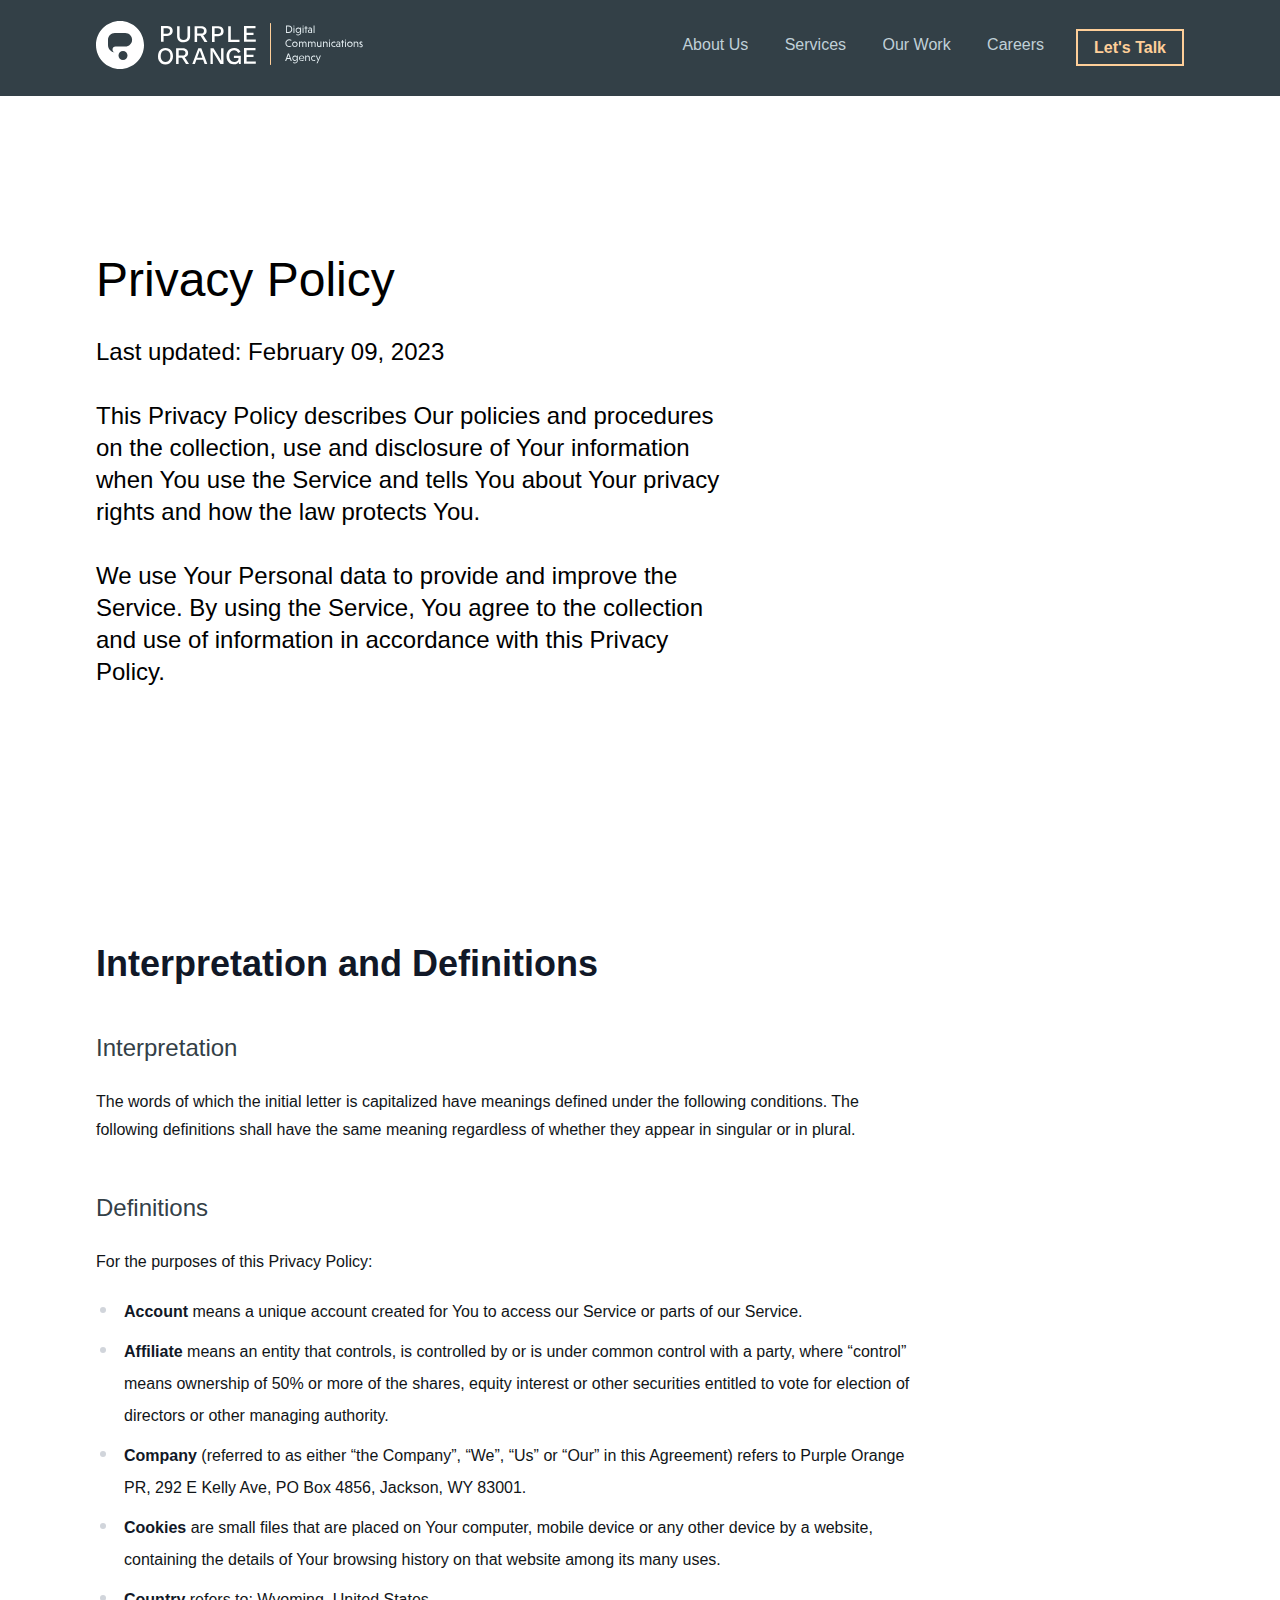
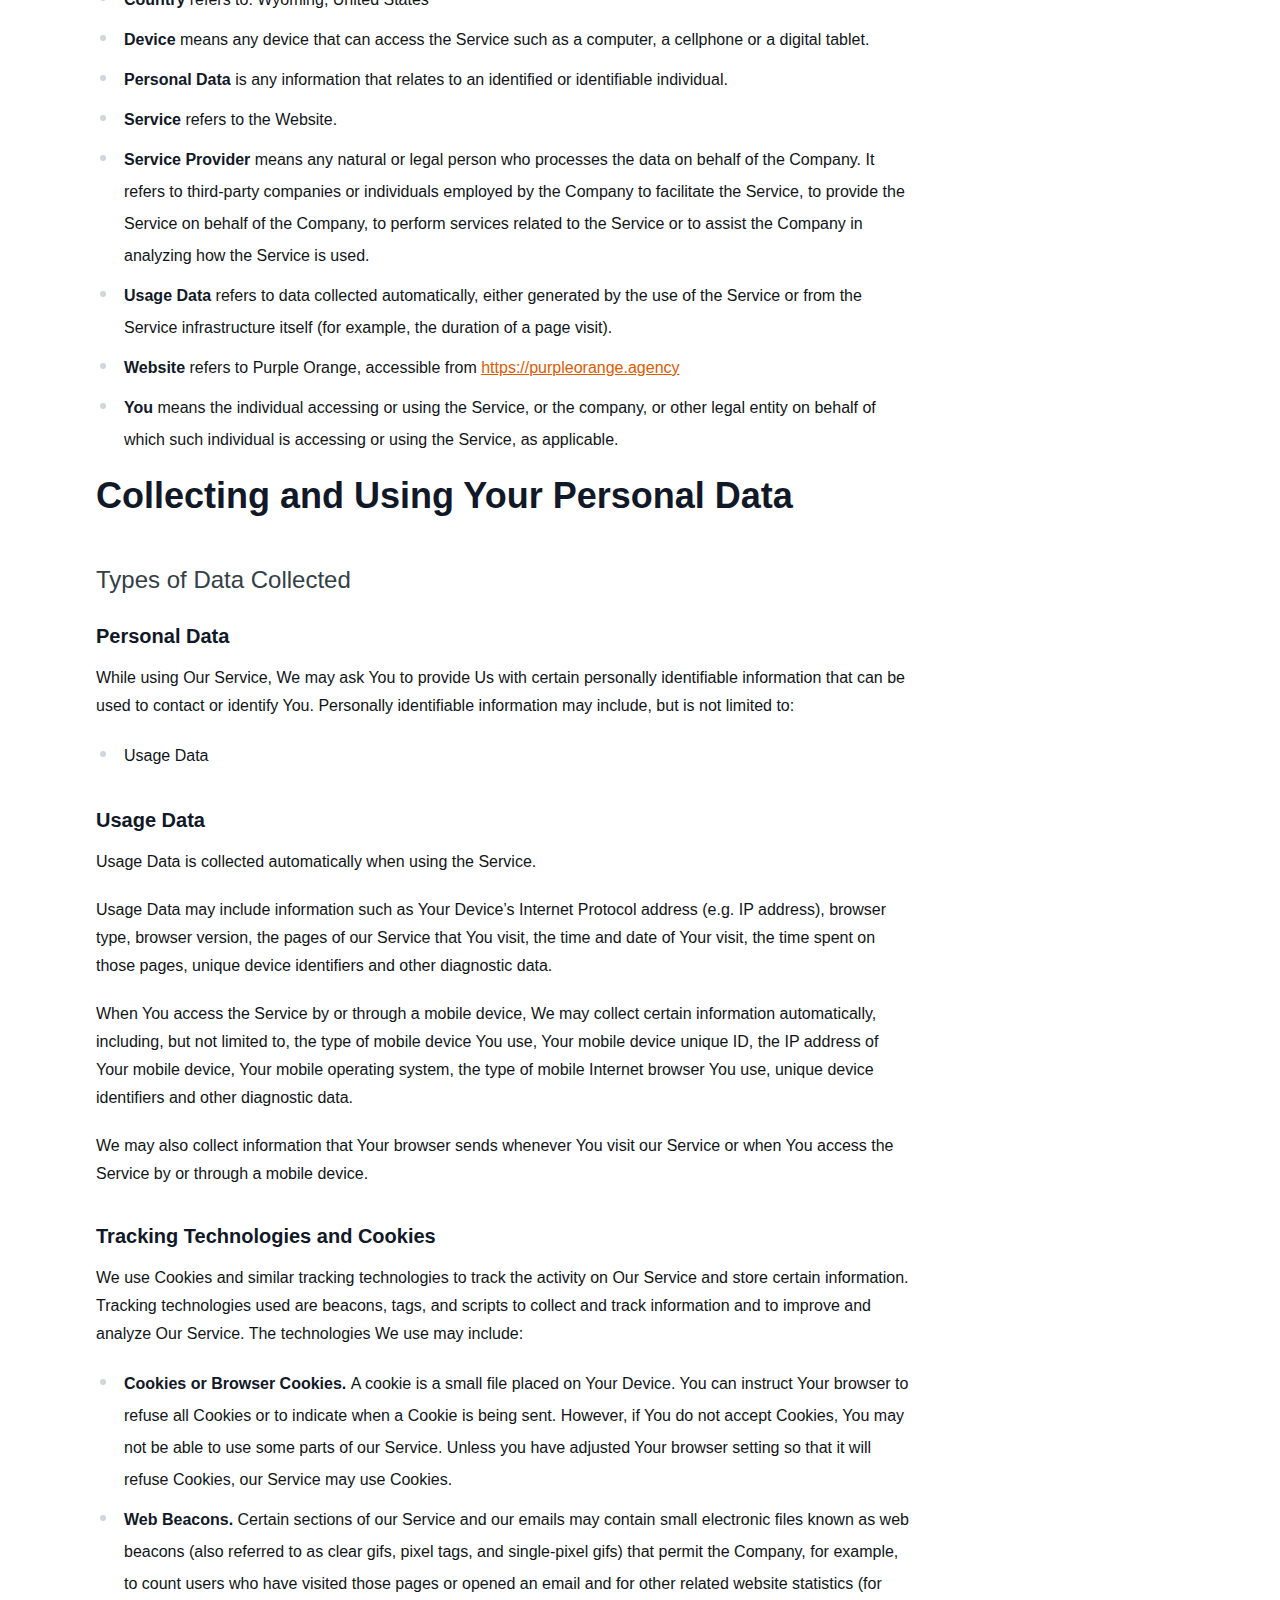
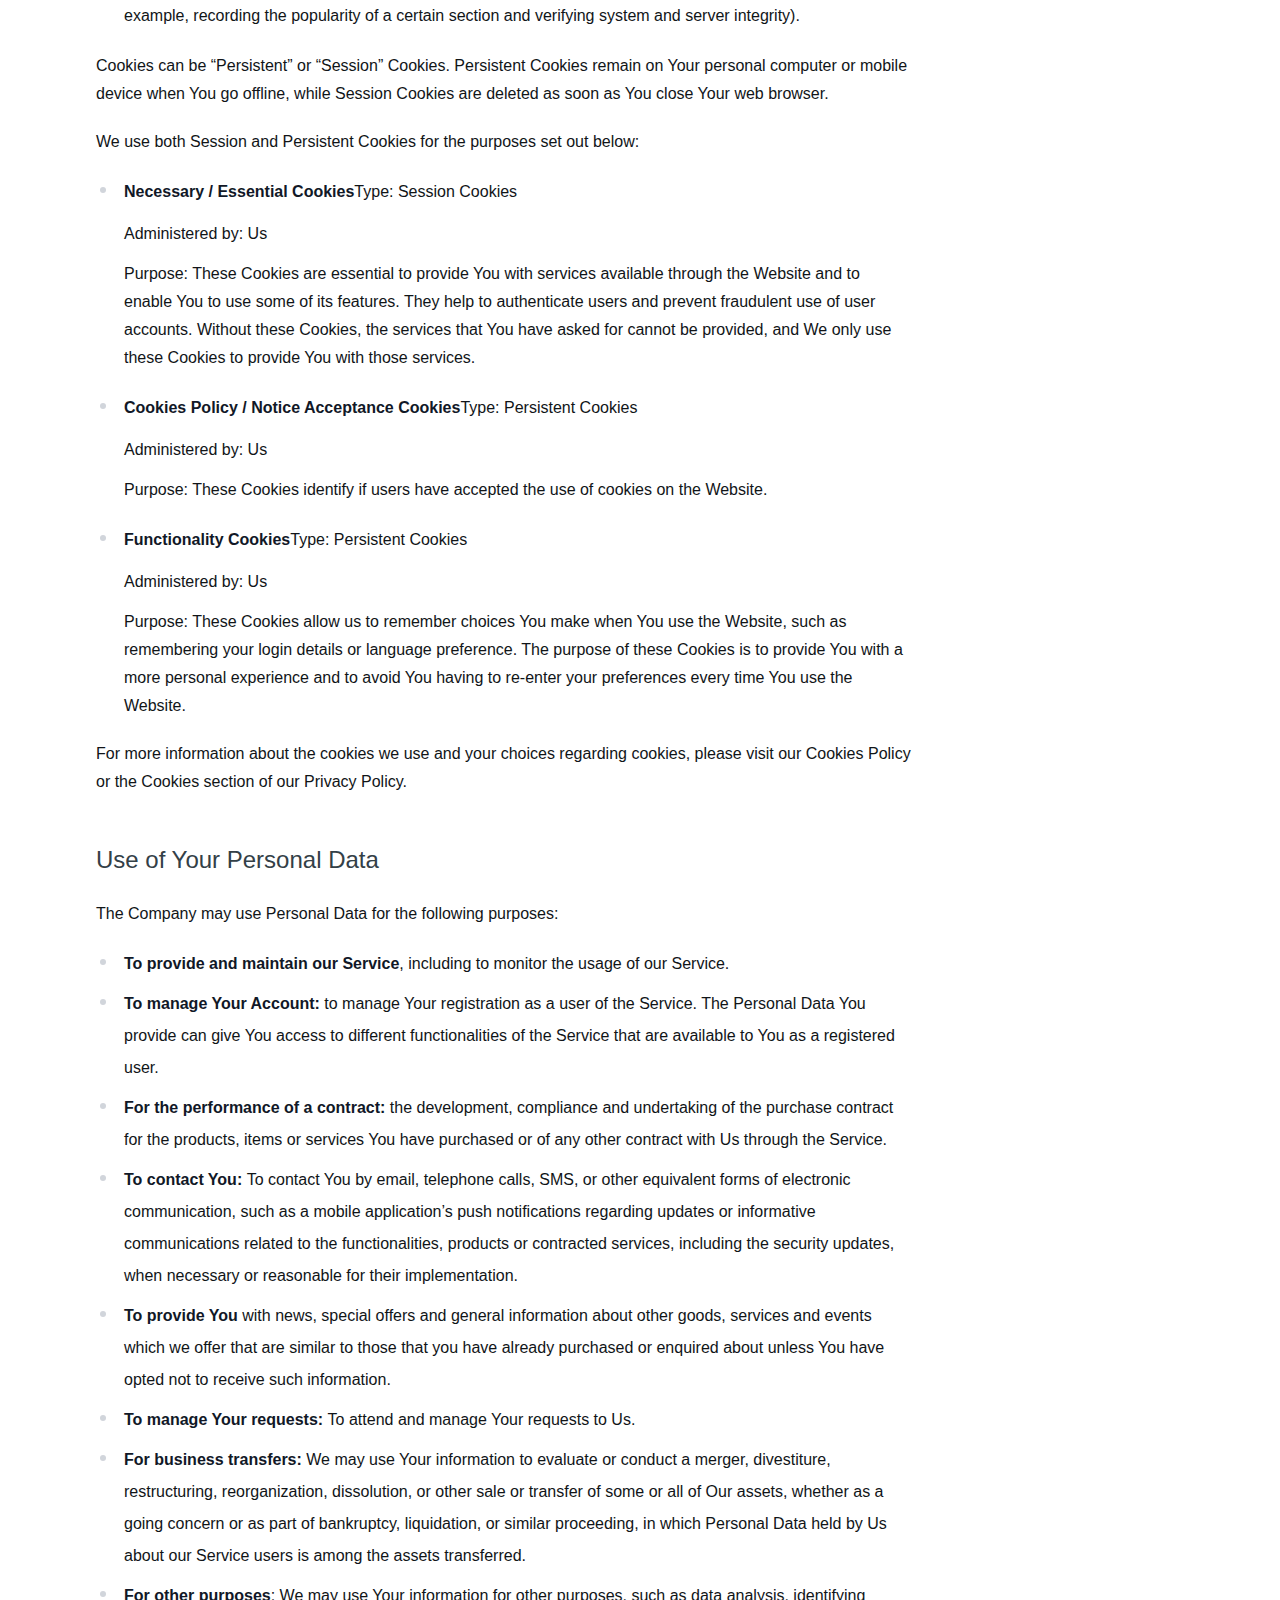
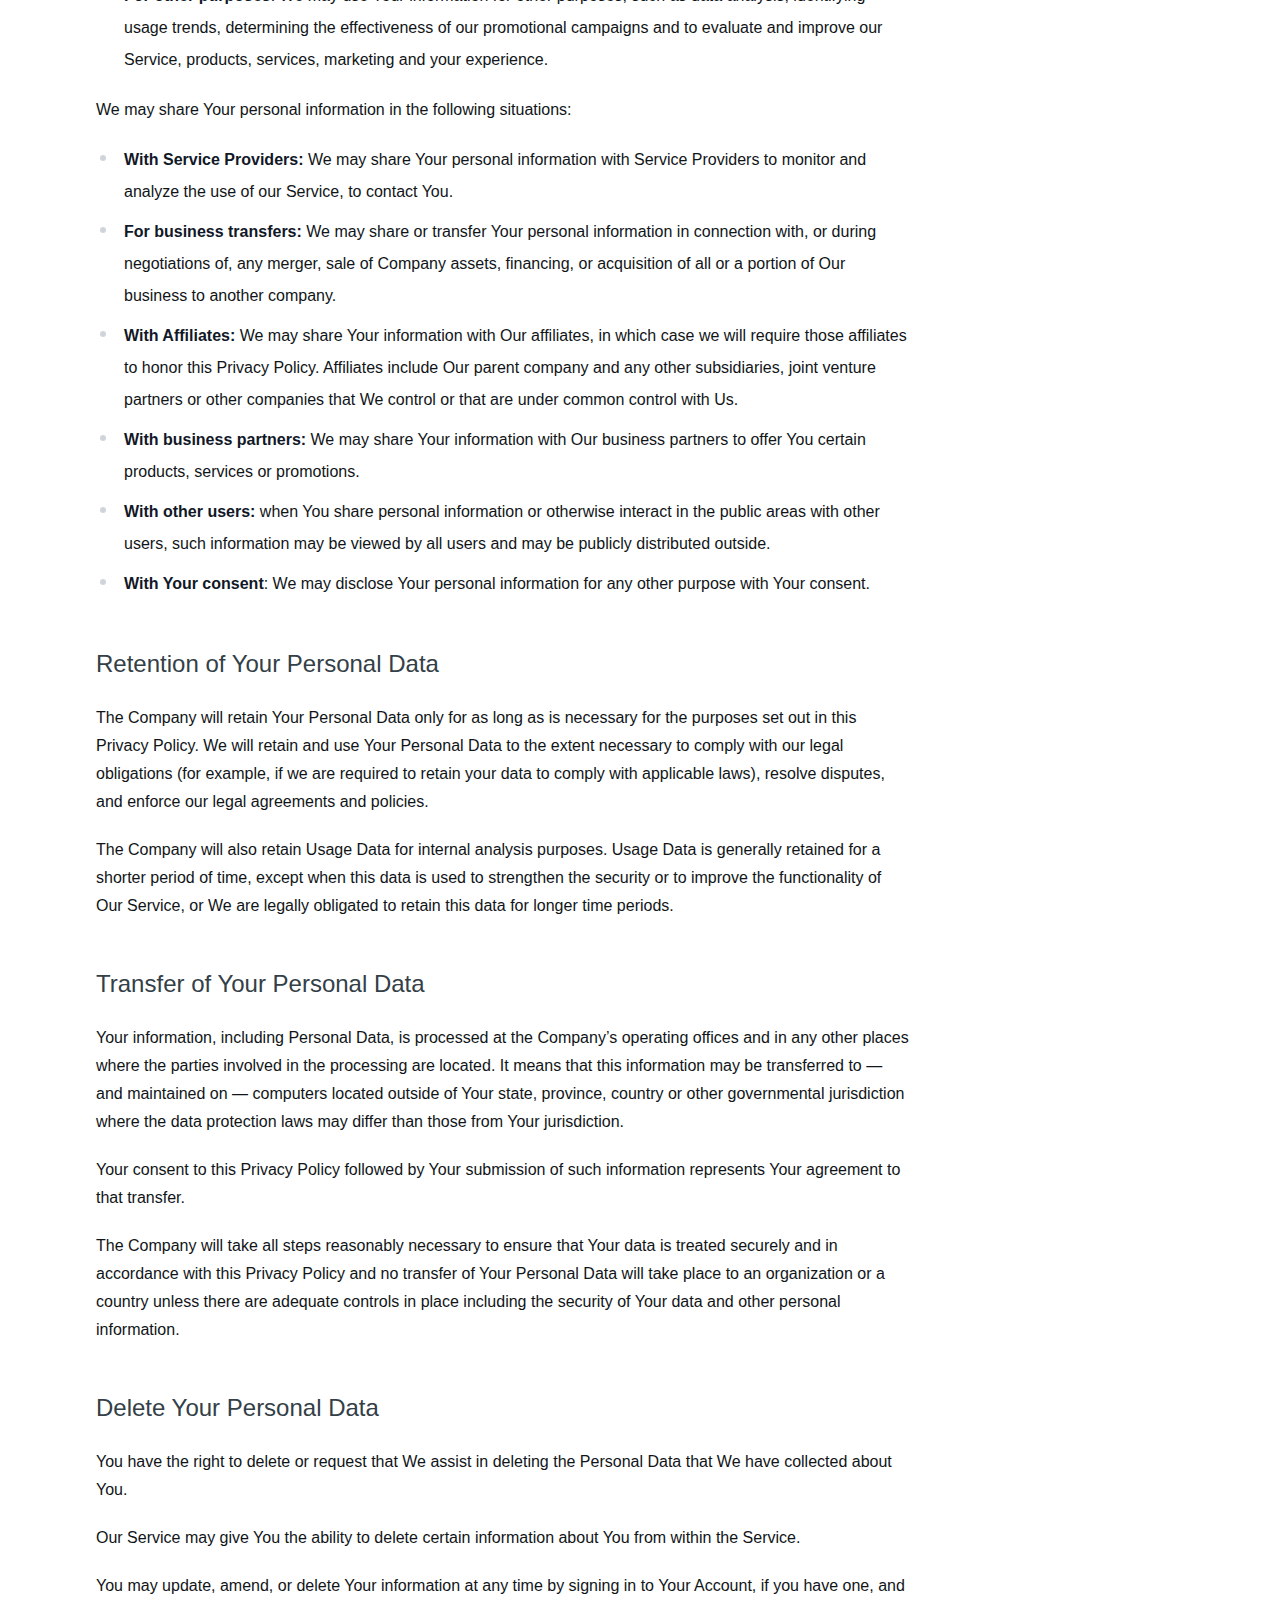
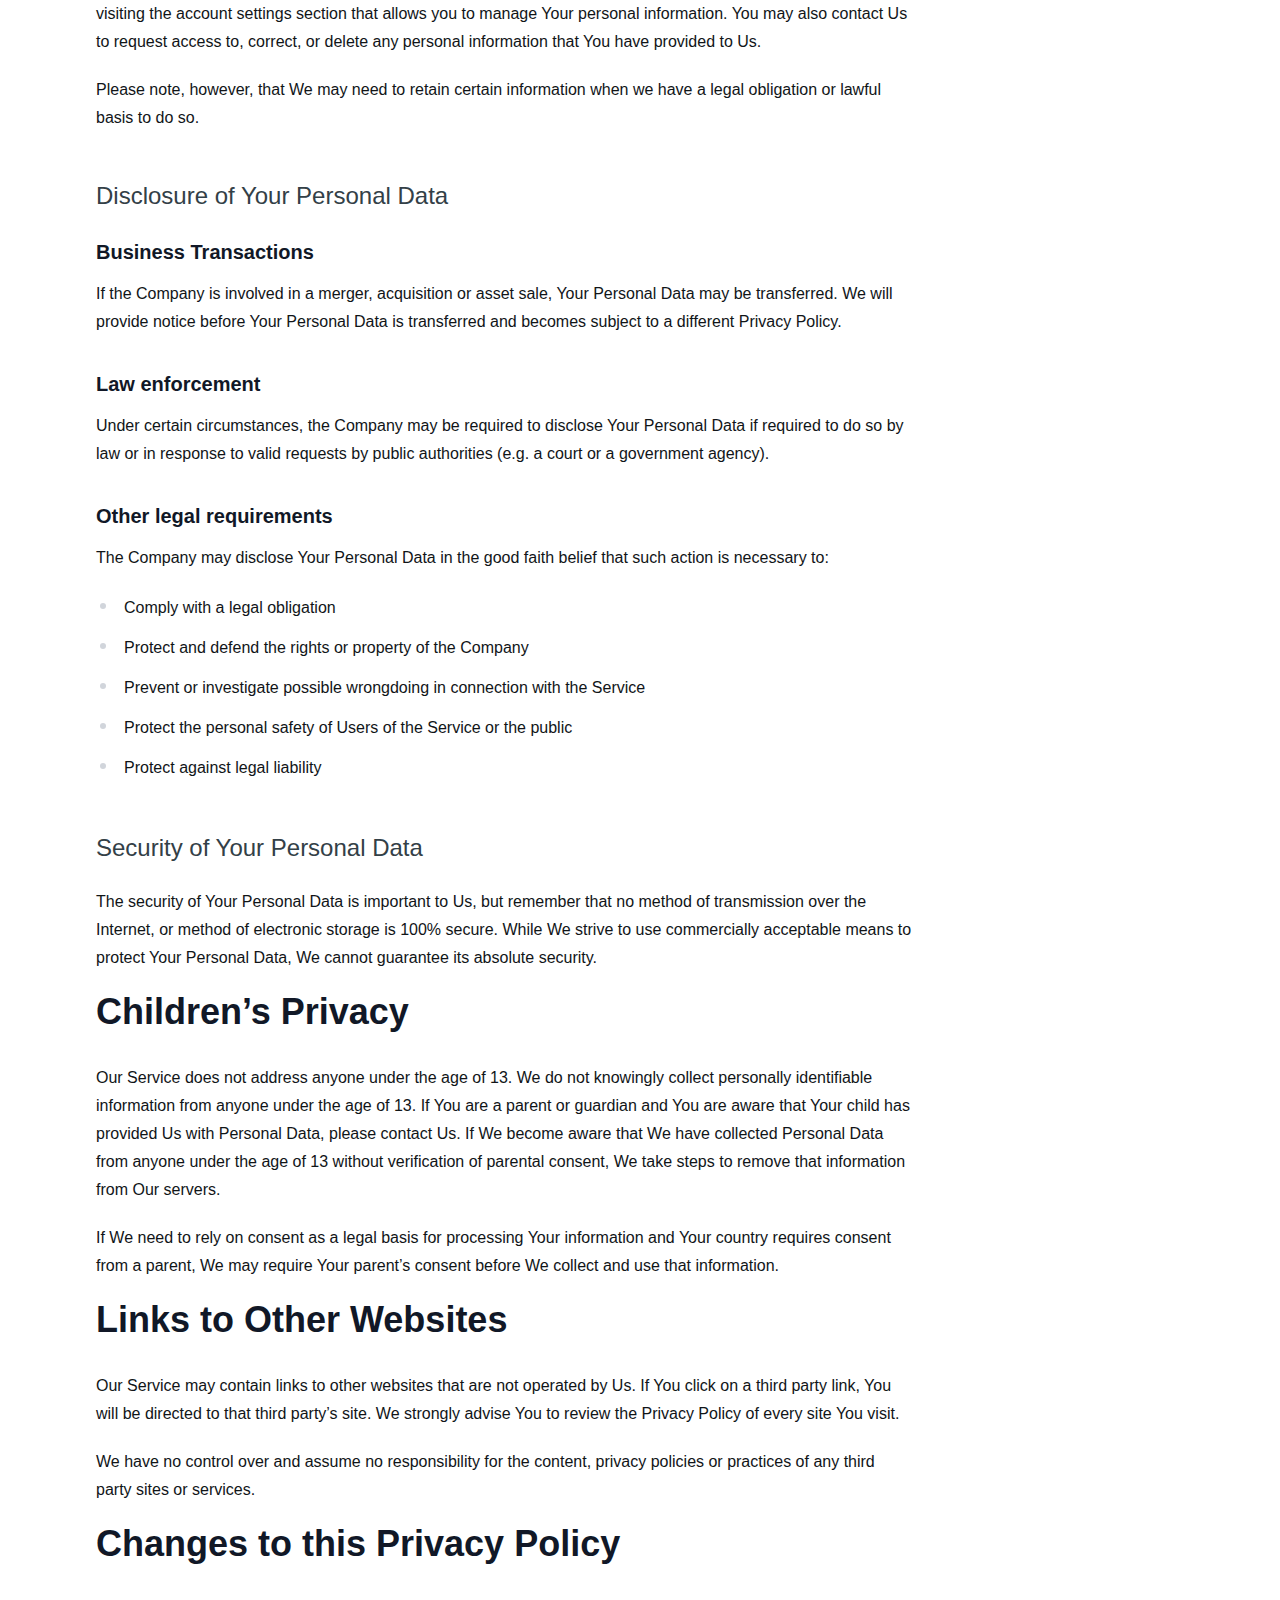
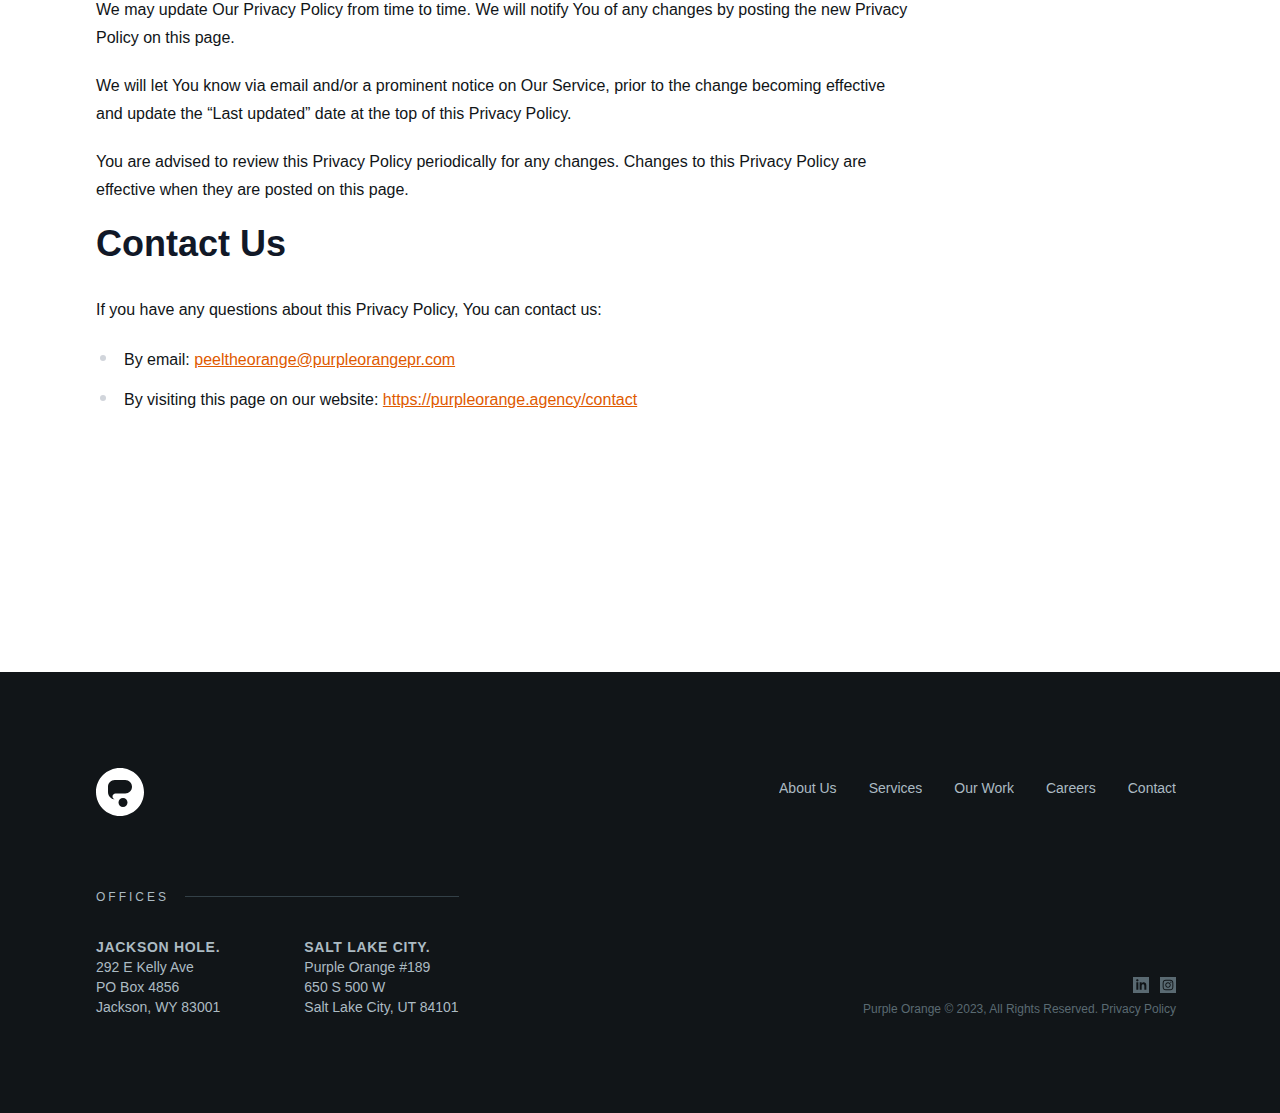
<file: privacy-policy/index.htm>
﻿<!doctype html>
<!--[if lt IE 11]><html class="no-js no-svg ie lt-ie11" lang="en-US"> <![endif]-->
<!--[if gt IE 11]><!-->
<html class="no-js no-svg gt-ie11" lang="en-US"> <!--<![endif]-->

<head>
    <meta charset="UTF-8">
    <meta name="description" content="Digital Communication Agency">

    <link rel="preconnect" href="https://fonts.googleapis.com">
    <link rel="preconnect" href="https://fonts.gstatic.com" crossorigin="">
    <link href="../css2?family=Outfit:wght@300;400;500;600;700&display=swap" rel="stylesheet">

    <link rel="stylesheet" href="../wp-content/themes/popr/global.css?v=2.4.3" type="text/css" media="screen">
    <meta http-equiv="Content-Type" content="text/html; charset=UTF-8">
    <meta http-equiv="X-UA-Compatible" content="IE=edge">
    <meta name="viewport" content="width=device-width,initial-scale=1,maximum-scale=1,user-scalable=no">
    <link rel="author" href="../wp-content/themes/popr/humans.txt">
    <link rel="profile" href="http://gmpg.org/xfn/11">

    <link rel="stylesheet" href="../fvp4dif.css">
    <script defer="" src="../alpinejs%403.12.0/dist/cdn.min.js"></script>

    <link rel="stylesheet" href="../swiper%407.4.1/swiper-bundle.min.css">
    <script src="../swiper%407.4.1/swiper-bundle.min.js"></script>

    <meta name='robots' content='index, follow, max-image-preview:large, max-snippet:-1, max-video-preview:-1'>

    <!-- This site is optimized with the Yoast SEO plugin v20.4 - https://yoast.com/wordpress/plugins/seo/ -->
    <title>Privacy Policy &ndash; Purple Orange</title>
    <meta name="description" content="This Privacy Policy describes Our policies and procedures on the collection, use and disclosure of Your information.">
    <link rel="canonical" href="index.htm">
    <meta property="og:locale" content="en_US">
    <meta property="og:type" content="article">
    <meta property="og:title" content="Privacy Policy &ndash; Purple Orange">
    <meta property="og:description" content="This Privacy Policy describes Our policies and procedures on the collection, use and disclosure of Your information.">
    <meta property="og:url" content="https://purpleorange.agency/privacy-policy/">
    <meta property="og:site_name" content="Purple Orange">
    <meta property="article:modified_time" content="2023-02-12T11:40:37+00:00">
    <meta name="twitter:card" content="summary_large_image">
    <meta name="twitter:label1" content="Est. reading time">
    <meta name="twitter:data1" content="3 minutes">
    <script type="application/ld+json" class="yoast-schema-graph">
        {
            "@context": "https://schema.org",
            "@graph": [{
                "@type": "WebPage",
                "@id": "https://purpleorange.agency/privacy-policy/",
                "url": "https://purpleorange.agency/privacy-policy/",
                "name": "Privacy Policy &ndash; Purple Orange",
                "isPartOf": {
                    "@id": "https://purpleorange.agency/#website"
                },
                "datePublished": "2021-10-19T21:22:04+00:00",
                "dateModified": "2023-02-12T11:40:37+00:00",
                "description": "This Privacy Policy describes Our policies and procedures on the collection, use and disclosure of Your information.",
                "breadcrumb": {
                    "@id": "https://purpleorange.agency/privacy-policy/#breadcrumb"
                },
                "inLanguage": "en-US",
                "potentialAction": [{
                    "@type": "ReadAction",
                    "target": ["https://purpleorange.agency/privacy-policy/"]
                }]
            }, {
                "@type": "BreadcrumbList",
                "@id": "https://purpleorange.agency/privacy-policy/#breadcrumb",
                "itemListElement": [{
                    "@type": "ListItem",
                    "position": 1,
                    "name": "Home",
                    "item": "https://purpleorange.agency/"
                }, {
                    "@type": "ListItem",
                    "position": 2,
                    "name": "Privacy Policy"
                }]
            }, {
                "@type": "WebSite",
                "@id": "https://purpleorange.agency/#website",
                "url": "https://purpleorange.agency/",
                "name": "Purple Orange",
                "description": "Digital Communication Agency",
                "publisher": {
                    "@id": "https://purpleorange.agency/#organization"
                },
                "potentialAction": [{
                    "@type": "SearchAction",
                    "target": {
                        "@type": "EntryPoint",
                        "urlTemplate": "https://purpleorange.agency/?s={search_term_string}"
                    },
                    "query-input": "required name=search_term_string"
                }],
                "inLanguage": "en-US"
            }, {
                "@type": "Organization",
                "@id": "https://purpleorange.agency/#organization",
                "name": "Purple Orange – Digital Communications Agency",
                "url": "https://purpleorange.agency/",
                "logo": {
                    "@type": "ImageObject",
                    "inLanguage": "en-US",
                    "@id": "https://purpleorange.agency/#/schema/logo/image/",
                    "url": "https://purpleorange.agency/wp-content/uploads/2021/12/Purple-Orange-PR.png",
                    "contentUrl": "https://purpleorange.agency/wp-content/uploads/2021/12/Purple-Orange-PR.png",
                    "width": 600,
                    "height": 400,
                    "caption": "Purple Orange – Digital Communications Agency"
                },
                "image": {
                    "@id": "https://purpleorange.agency/#/schema/logo/image/"
                },
                "sameAs": ["https://www.instagram.com/purpleorangepr/", "https://www.linkedin.com/company/purple-orange-llc/"]
            }]
        }
    </script>
    <!-- / Yoast SEO plugin. -->


    <link rel='stylesheet' id='sbi_styles-css' href='../wp-content/plugins/instagram-feed-pro/css/sbi-styles.min.css?ver=6.2.2' type='text/css' media='all'>
    <link rel='stylesheet' id='wp-block-library-css' href='../wp-includes/css/dist/block-library/style.min.css?ver=6.1.1' type='text/css' media='all'>
    <link rel='stylesheet' id='classic-theme-styles-css' href='../wp-includes/css/classic-themes.min.css?ver=1' type='text/css' media='all'>
    <style id='global-styles-inline-css' type='text/css'>
        body {
            --wp--preset--color--black: #000000;
            --wp--preset--color--cyan-bluish-gray: #abb8c3;
            --wp--preset--color--white: #ffffff;
            --wp--preset--color--pale-pink: #f78da7;
            --wp--preset--color--vivid-red: #cf2e2e;
            --wp--preset--color--luminous-vivid-orange: #ff6900;
            --wp--preset--color--luminous-vivid-amber: #fcb900;
            --wp--preset--color--light-green-cyan: #7bdcb5;
            --wp--preset--color--vivid-green-cyan: #00d084;
            --wp--preset--color--pale-cyan-blue: #8ed1fc;
            --wp--preset--color--vivid-cyan-blue: #0693e3;
            --wp--preset--color--vivid-purple: #9b51e0;
            --wp--preset--gradient--vivid-cyan-blue-to-vivid-purple: linear-gradient(135deg, rgba(6, 147, 227, 1) 0%, rgb(155, 81, 224) 100%);
            --wp--preset--gradient--light-green-cyan-to-vivid-green-cyan: linear-gradient(135deg, rgb(122, 220, 180) 0%, rgb(0, 208, 130) 100%);
            --wp--preset--gradient--luminous-vivid-amber-to-luminous-vivid-orange: linear-gradient(135deg, rgba(252, 185, 0, 1) 0%, rgba(255, 105, 0, 1) 100%);
            --wp--preset--gradient--luminous-vivid-orange-to-vivid-red: linear-gradient(135deg, rgba(255, 105, 0, 1) 0%, rgb(207, 46, 46) 100%);
            --wp--preset--gradient--very-light-gray-to-cyan-bluish-gray: linear-gradient(135deg, rgb(238, 238, 238) 0%, rgb(169, 184, 195) 100%);
            --wp--preset--gradient--cool-to-warm-spectrum: linear-gradient(135deg, rgb(74, 234, 220) 0%, rgb(151, 120, 209) 20%, rgb(207, 42, 186) 40%, rgb(238, 44, 130) 60%, rgb(251, 105, 98) 80%, rgb(254, 248, 76) 100%);
            --wp--preset--gradient--blush-light-purple: linear-gradient(135deg, rgb(255, 206, 236) 0%, rgb(152, 150, 240) 100%);
            --wp--preset--gradient--blush-bordeaux: linear-gradient(135deg, rgb(254, 205, 165) 0%, rgb(254, 45, 45) 50%, rgb(107, 0, 62) 100%);
            --wp--preset--gradient--luminous-dusk: linear-gradient(135deg, rgb(255, 203, 112) 0%, rgb(199, 81, 192) 50%, rgb(65, 88, 208) 100%);
            --wp--preset--gradient--pale-ocean: linear-gradient(135deg, rgb(255, 245, 203) 0%, rgb(182, 227, 212) 50%, rgb(51, 167, 181) 100%);
            --wp--preset--gradient--electric-grass: linear-gradient(135deg, rgb(202, 248, 128) 0%, rgb(113, 206, 126) 100%);
            --wp--preset--gradient--midnight: linear-gradient(135deg, rgb(2, 3, 129) 0%, rgb(40, 116, 252) 100%);
            --wp--preset--duotone--dark-grayscale: url('#wp-duotone-dark-grayscale');
            --wp--preset--duotone--grayscale: url('#wp-duotone-grayscale');
            --wp--preset--duotone--purple-yellow: url('#wp-duotone-purple-yellow');
            --wp--preset--duotone--blue-red: url('#wp-duotone-blue-red');
            --wp--preset--duotone--midnight: url('#wp-duotone-midnight');
            --wp--preset--duotone--magenta-yellow: url('#wp-duotone-magenta-yellow');
            --wp--preset--duotone--purple-green: url('#wp-duotone-purple-green');
            --wp--preset--duotone--blue-orange: url('#wp-duotone-blue-orange');
            --wp--preset--font-size--small: 13px;
            --wp--preset--font-size--medium: 20px;
            --wp--preset--font-size--large: 36px;
            --wp--preset--font-size--x-large: 42px;
            --wp--preset--spacing--20: 0.44rem;
            --wp--preset--spacing--30: 0.67rem;
            --wp--preset--spacing--40: 1rem;
            --wp--preset--spacing--50: 1.5rem;
            --wp--preset--spacing--60: 2.25rem;
            --wp--preset--spacing--70: 3.38rem;
            --wp--preset--spacing--80: 5.06rem;
        }

        :where(.is-layout-flex) {
            gap: 0.5em;
        }

        body .is-layout-flow>.alignleft {
            float: left;
            margin-inline-start: 0;
            margin-inline-end: 2em;
        }

        body .is-layout-flow>.alignright {
            float: right;
            margin-inline-start: 2em;
            margin-inline-end: 0;
        }

        body .is-layout-flow>.aligncenter {
            margin-left: auto !important;
            margin-right: auto !important;
        }

        body .is-layout-constrained>.alignleft {
            float: left;
            margin-inline-start: 0;
            margin-inline-end: 2em;
        }

        body .is-layout-constrained>.alignright {
            float: right;
            margin-inline-start: 2em;
            margin-inline-end: 0;
        }

        body .is-layout-constrained>.aligncenter {
            margin-left: auto !important;
            margin-right: auto !important;
        }

        body .is-layout-constrained> :where(:not(.alignleft):not(.alignright):not(.alignfull)) {
            max-width: var(--wp--style--global--content-size);
            margin-left: auto !important;
            margin-right: auto !important;
        }

        body .is-layout-constrained>.alignwide {
            max-width: var(--wp--style--global--wide-size);
        }

        body .is-layout-flex {
            display: flex;
        }

        body .is-layout-flex {
            flex-wrap: wrap;
            align-items: center;
        }

        body .is-layout-flex>* {
            margin: 0;
        }

        :where(.wp-block-columns.is-layout-flex) {
            gap: 2em;
        }

        .has-black-color {
            color: var(--wp--preset--color--black) !important;
        }

        .has-cyan-bluish-gray-color {
            color: var(--wp--preset--color--cyan-bluish-gray) !important;
        }

        .has-white-color {
            color: var(--wp--preset--color--white) !important;
        }

        .has-pale-pink-color {
            color: var(--wp--preset--color--pale-pink) !important;
        }

        .has-vivid-red-color {
            color: var(--wp--preset--color--vivid-red) !important;
        }

        .has-luminous-vivid-orange-color {
            color: var(--wp--preset--color--luminous-vivid-orange) !important;
        }

        .has-luminous-vivid-amber-color {
            color: var(--wp--preset--color--luminous-vivid-amber) !important;
        }

        .has-light-green-cyan-color {
            color: var(--wp--preset--color--light-green-cyan) !important;
        }

        .has-vivid-green-cyan-color {
            color: var(--wp--preset--color--vivid-green-cyan) !important;
        }

        .has-pale-cyan-blue-color {
            color: var(--wp--preset--color--pale-cyan-blue) !important;
        }

        .has-vivid-cyan-blue-color {
            color: var(--wp--preset--color--vivid-cyan-blue) !important;
        }

        .has-vivid-purple-color {
            color: var(--wp--preset--color--vivid-purple) !important;
        }

        .has-black-background-color {
            background-color: var(--wp--preset--color--black) !important;
        }

        .has-cyan-bluish-gray-background-color {
            background-color: var(--wp--preset--color--cyan-bluish-gray) !important;
        }

        .has-white-background-color {
            background-color: var(--wp--preset--color--white) !important;
        }

        .has-pale-pink-background-color {
            background-color: var(--wp--preset--color--pale-pink) !important;
        }

        .has-vivid-red-background-color {
            background-color: var(--wp--preset--color--vivid-red) !important;
        }

        .has-luminous-vivid-orange-background-color {
            background-color: var(--wp--preset--color--luminous-vivid-orange) !important;
        }

        .has-luminous-vivid-amber-background-color {
            background-color: var(--wp--preset--color--luminous-vivid-amber) !important;
        }

        .has-light-green-cyan-background-color {
            background-color: var(--wp--preset--color--light-green-cyan) !important;
        }

        .has-vivid-green-cyan-background-color {
            background-color: var(--wp--preset--color--vivid-green-cyan) !important;
        }

        .has-pale-cyan-blue-background-color {
            background-color: var(--wp--preset--color--pale-cyan-blue) !important;
        }

        .has-vivid-cyan-blue-background-color {
            background-color: var(--wp--preset--color--vivid-cyan-blue) !important;
        }

        .has-vivid-purple-background-color {
            background-color: var(--wp--preset--color--vivid-purple) !important;
        }

        .has-black-border-color {
            border-color: var(--wp--preset--color--black) !important;
        }

        .has-cyan-bluish-gray-border-color {
            border-color: var(--wp--preset--color--cyan-bluish-gray) !important;
        }

        .has-white-border-color {
            border-color: var(--wp--preset--color--white) !important;
        }

        .has-pale-pink-border-color {
            border-color: var(--wp--preset--color--pale-pink) !important;
        }

        .has-vivid-red-border-color {
            border-color: var(--wp--preset--color--vivid-red) !important;
        }

        .has-luminous-vivid-orange-border-color {
            border-color: var(--wp--preset--color--luminous-vivid-orange) !important;
        }

        .has-luminous-vivid-amber-border-color {
            border-color: var(--wp--preset--color--luminous-vivid-amber) !important;
        }

        .has-light-green-cyan-border-color {
            border-color: var(--wp--preset--color--light-green-cyan) !important;
        }

        .has-vivid-green-cyan-border-color {
            border-color: var(--wp--preset--color--vivid-green-cyan) !important;
        }

        .has-pale-cyan-blue-border-color {
            border-color: var(--wp--preset--color--pale-cyan-blue) !important;
        }

        .has-vivid-cyan-blue-border-color {
            border-color: var(--wp--preset--color--vivid-cyan-blue) !important;
        }

        .has-vivid-purple-border-color {
            border-color: var(--wp--preset--color--vivid-purple) !important;
        }

        .has-vivid-cyan-blue-to-vivid-purple-gradient-background {
            background: var(--wp--preset--gradient--vivid-cyan-blue-to-vivid-purple) !important;
        }

        .has-light-green-cyan-to-vivid-green-cyan-gradient-background {
            background: var(--wp--preset--gradient--light-green-cyan-to-vivid-green-cyan) !important;
        }

        .has-luminous-vivid-amber-to-luminous-vivid-orange-gradient-background {
            background: var(--wp--preset--gradient--luminous-vivid-amber-to-luminous-vivid-orange) !important;
        }

        .has-luminous-vivid-orange-to-vivid-red-gradient-background {
            background: var(--wp--preset--gradient--luminous-vivid-orange-to-vivid-red) !important;
        }

        .has-very-light-gray-to-cyan-bluish-gray-gradient-background {
            background: var(--wp--preset--gradient--very-light-gray-to-cyan-bluish-gray) !important;
        }

        .has-cool-to-warm-spectrum-gradient-background {
            background: var(--wp--preset--gradient--cool-to-warm-spectrum) !important;
        }

        .has-blush-light-purple-gradient-background {
            background: var(--wp--preset--gradient--blush-light-purple) !important;
        }

        .has-blush-bordeaux-gradient-background {
            background: var(--wp--preset--gradient--blush-bordeaux) !important;
        }

        .has-luminous-dusk-gradient-background {
            background: var(--wp--preset--gradient--luminous-dusk) !important;
        }

        .has-pale-ocean-gradient-background {
            background: var(--wp--preset--gradient--pale-ocean) !important;
        }

        .has-electric-grass-gradient-background {
            background: var(--wp--preset--gradient--electric-grass) !important;
        }

        .has-midnight-gradient-background {
            background: var(--wp--preset--gradient--midnight) !important;
        }

        .has-small-font-size {
            font-size: var(--wp--preset--font-size--small) !important;
        }

        .has-medium-font-size {
            font-size: var(--wp--preset--font-size--medium) !important;
        }

        .has-large-font-size {
            font-size: var(--wp--preset--font-size--large) !important;
        }

        .has-x-large-font-size {
            font-size: var(--wp--preset--font-size--x-large) !important;
        }

        .wp-block-navigation a:where(:not(.wp-element-button)) {
            color: inherit;
        }

        :where(.wp-block-columns.is-layout-flex) {
            gap: 2em;
        }

        .wp-block-pullquote {
            font-size: 1.5em;
            line-height: 1.6;
        }
    </style>
    <script type='text/javascript' src='../wp-includes/js/jquery/jquery.min.js?ver=3.6.1' id='jquery-core-js'></script>
    <script type='text/javascript' src='../wp-includes/js/jquery/jquery-migrate.min.js?ver=3.3.2' id='jquery-migrate-js'></script>
    <link rel="https://api.w.org/" href="../wp-json/index.htm">
    <link rel="alternate" type="application/json" href="../wp-json/wp/v2/pages/3">
    <link rel="EditURI" type="application/rsd+xml" title="RSD" href="../xmlrpc.php?rsd">
    <link rel="wlwmanifest" type="application/wlwmanifest+xml" href="../wp-includes/wlwmanifest.xml">
    <link rel='shortlink' href='../index.htm?p=3'>
    <link rel="alternate" type="application/json+oembed" href="../wp-json/oembed/1.0/embed-12?url=https%3A%2F%2Fpurpleorange.agency%2Fprivacy-policy%2F">
    <link rel="alternate" type="text/xml+oembed" href="../wp-json/oembed/1.0/embed-13?url=https%3A%2F%2Fpurpleorange.agency%2Fprivacy-policy%2F&#038;format=xml">
    <link rel="icon" href="../wp-content/uploads/2021/11/cropped-favicon-32x32.png" sizes="32x32">
    <link rel="icon" href="../wp-content/uploads/2021/11/cropped-favicon-192x192.png" sizes="192x192">
    <link rel="apple-touch-icon" href="../wp-content/uploads/2021/11/cropped-favicon-180x180.png">
    <meta name="msapplication-TileImage" content="https://purpleorange.agency/wp-content/uploads/2021/11/cropped-favicon-270x270.png">

</head>


<body class="privacy-policy page-template-default page page-id-3" x-data="{ open: false }" :class="{ 'overflow-y-hidden': open }">
    <a class="sr-only skip-link" href="#content">Skip to content</a>


    <header id="header-site" class="relative z-40 font-bold bg-gray text-offwhite">

        <div class="container flex items-center justify-between w-full h-24">
            <div class="z-50 flex items-center h-full logo">
                <h1 class="sr-only">
                    <a href="../index.htm" rel="home">Purple Orange</a>
                </h1>
                <a href="../index.htm" rel="home" title="Purple Orange">
                    <span class="md:hidden">
                        <?xml version="1.0" encoding="UTF-8"?>
                        <svg width="160px" height="48px" viewbox="0 0 160 48" version="1.1" xmlns="http://www.w3.org/2000/svg" xmlns:xlink="http://www.w3.org/1999/xlink">
                            <title>Purple Orange Logo + Wordmark</title>
                            <g id="Purple-Orange-Logo-/-48px-/-Logo-+-Wordmark-/-Black" stroke="none" stroke-width="1" fill="none" fill-rule="evenodd">
                                <path d="M105.0544,5.16 L105.38896,5.16565333 C106.928587,5.21841778 108.165067,5.64053333 109.0984,6.432 C110.0984,7.28 110.5984,8.424 110.5984,9.864 C110.5984,11.352 110.0984,12.5 109.0984,13.308 L108.89376,13.4642133 C108.40544,13.8161422 107.841333,14.0800889 107.20144,14.2560533 L107.1614,14.267 L111.5344,21 L108.5824,21 L104.5484,14.664 L101.1424,14.664 L101.1424,21 L98.5984,21 L98.5984,5.16 L105.0544,5.16 Z M104.8624,7.344 L101.1424,7.344 L101.1424,12.528 L104.8624,12.528 C105.9024,12.528 106.6744,12.316 107.1784,11.892 C107.6824,11.468 107.9344,10.816 107.9344,9.936 C107.9344,9.072 107.6824,8.424 107.1784,7.992 C106.6744,7.56 105.9024,7.344 104.8624,7.344 Z" id="Combined-Shape" fill="#FFFFFF" fill-rule="nonzero"></path>
                                <path d="M122.1296,5.16 L122.46572,5.166 C123.46004,5.202 124.328,5.4 125.0696,5.76 C125.8936,6.16 126.5376,6.728 127.0016,7.464 C127.4656,8.2 127.6976,9.088 127.6976,10.128 C127.6976,11.152 127.4656,12.036 127.0016,12.78 C126.5376,13.524 125.8936,14.096 125.0696,14.496 C124.2456,14.896 123.2656,15.096 122.1296,15.096 L118.6016,15.096 L118.6016,21 L116.0336,21 L116.0336,5.16 L122.1296,5.16 Z M121.7216,7.344 L118.6016,7.344 L118.6016,12.888 L121.7216,12.888 C122.8576,12.888 123.6936,12.652 124.2296,12.18 C124.7656,11.708 125.0336,11.024 125.0336,10.128 C125.0336,9.216 124.7656,8.524 124.2296,8.052 C123.6936,7.58 122.8576,7.344 121.7216,7.344 Z" id="Combined-Shape" fill="#FFFFFF" fill-rule="nonzero"></path>
                                <path d="M69.464,27 C71,27 72.328,27.328 73.448,27.984 C74.568,28.64 75.432,29.576 76.04,30.792 C76.648,32.008 76.952,33.464 76.952,35.16 C76.952,36.856 76.648,38.312 76.04,39.528 C75.432,40.744 74.568,41.68 73.448,42.336 C72.328,42.992 71,43.32 69.464,43.32 C67.944,43.32 66.624,42.992 65.504,42.336 C64.384,41.68 63.52,40.744 62.912,39.528 C62.304,38.312 62,36.856 62,35.16 C62,33.464 62.304,32.008 62.912,30.792 C63.52,29.576 64.384,28.64 65.504,27.984 C66.624,27.328 67.944,27 69.464,27 Z M69.464,29.232 C68.472,29.232 67.62,29.464 66.908,29.928 C66.196,30.392 65.648,31.064 65.264,31.944 C64.88,32.824 64.688,33.896 64.688,35.16 C64.688,36.408 64.88,37.476 65.264,38.364 C65.648,39.252 66.196,39.928 66.908,40.392 C67.62,40.856 68.472,41.088 69.464,41.088 C70.472,41.088 71.332,40.856 72.044,40.392 C72.756,39.928 73.304,39.252 73.688,38.364 C74.072,37.476 74.264,36.408 74.264,35.16 C74.264,33.896 74.072,32.824 73.688,31.944 C73.304,31.064 72.756,30.392 72.044,29.928 C71.332,29.464 70.472,29.232 69.464,29.232 Z" id="Combined-Shape" fill="#FFFFFF" fill-rule="nonzero"></path>
                                <path d="M86.5968,27.16 L86.93136,27.1656533 C88.4709867,27.2184178 89.7074667,27.6405333 90.6408,28.432 C91.6408,29.28 92.1408,30.424 92.1408,31.864 C92.1408,33.352 91.6408,34.5 90.6408,35.308 L90.43616,35.4642133 C89.94784,35.8161422 89.3837333,36.0800889 88.74384,36.2560533 L88.7028,36.267 L93.0768,43 L90.1248,43 L86.0898,36.664 L82.6848,36.664 L82.6848,43 L80.1408,43 L80.1408,27.16 L86.5968,27.16 Z M86.4048,29.344 L82.6848,29.344 L82.6848,34.528 L86.4048,34.528 C87.4448,34.528 88.2168,34.316 88.7208,33.892 C89.2248,33.468 89.4768,32.816 89.4768,31.936 C89.4768,31.072 89.2248,30.424 88.7208,29.992 C88.2168,29.56 87.4448,29.344 86.4048,29.344 Z" id="Combined-Shape" fill="#FFFFFF" fill-rule="nonzero"></path>
                                <path d="M105.3136,27.16 L111.2896,43 L108.5776,43 L107.0826,38.848 L100.4116,38.848 L98.9056,43 L96.2656,43 L102.2416,27.16 L105.3136,27.16 Z M103.7776,29.392 L103.7056,29.392 L103.0336,31.624 L101.1686,36.76 L106.3306,36.76 L104.4976,31.672 L103.7776,29.392 Z" id="Combined-Shape" fill="#FFFFFF" fill-rule="nonzero"></path>
                                <path d="M71.096,5 L71.43212,5.006 C72.42644,5.042 73.2944,5.24 74.036,5.6 C74.86,6 75.504,6.568 75.968,7.304 C76.432,8.04 76.664,8.928 76.664,9.968 C76.664,10.992 76.432,11.876 75.968,12.62 C75.504,13.364 74.86,13.936 74.036,14.336 C73.212,14.736 72.232,14.936 71.096,14.936 L67.568,14.936 L67.568,20.84 L65,20.84 L65,5 L71.096,5 Z M70.688,7.184 L67.568,7.184 L67.568,12.728 L70.688,12.728 C71.824,12.728 72.66,12.492 73.196,12.02 C73.732,11.548 74,10.864 74,9.968 C74,9.056 73.732,8.364 73.196,7.892 C72.66,7.42 71.824,7.184 70.688,7.184 Z" id="Combined-Shape" fill="#FFFFFF" fill-rule="nonzero"></path>
                                <path d="M87.6192,21.24 C89.7312,21.24 91.3392,20.712 92.4432,19.656 C93.5472,18.6 94.0992,17.024 94.0992,14.928 L94.0992,14.928 L94.0992,5.16 L91.5312,5.16 L91.5312,14.616 C91.5312,16.104 91.2112,17.208 90.5712,17.928 C89.9312,18.648 88.9472,19.008 87.6192,19.008 C86.3072,19.008 85.3312,18.648 84.6912,17.928 C84.0512,17.208 83.7312,16.104 83.7312,14.616 L83.7312,14.616 L83.7312,5.16 L81.1632,5.16 L81.1632,14.928 C81.1632,17.024 81.7192,18.6 82.8312,19.656 C83.9432,20.712 85.5392,21.24 87.6192,21.24 Z" id="Path" fill="#FFFFFF" fill-rule="nonzero"></path>
                                <polygon id="Path" fill="#FFFFFF" fill-rule="nonzero" points="143.5008 21 143.5008 18.792 134.7648 18.792 134.7648 5.16 132.1968 5.16 132.1968 21"></polygon>
                                <polygon id="Path" fill="#FFFFFF" fill-rule="nonzero" points="159.808 20.84 159.808 18.632 150.568 18.632 150.568 13.928 157.528 13.928 157.528 11.768 150.568 11.768 150.568 7.208 159.472 7.208 159.472 5 148 5 148 20.84"></polygon>
                                <polygon id="Path" fill="#FFFFFF" fill-rule="nonzero" points="116.8304 43 116.8304 32.776 116.7344 30.208 116.7584 30.208 118.2944 33.016 124.4144 43 127.4624 43 127.4624 27.16 125.0864 27.16 125.0864 37.384 125.1824 39.976 125.1584 39.976 123.5984 37.12 117.5024 27.16 114.4784 27.16 114.4784 43"></polygon>
                                <path d="M137.9712,43.24 C139.3152,43.24 140.4312,42.96 141.3192,42.4 C141.9112,42.0266667 142.3912,41.5537778 142.7592,40.9813333 L142.7972,40.919 L142.8912,43 L144.8112,43 L144.8112,34.84 L137.9232,34.84 L137.9232,36.928 L142.5312,36.928 L142.5312,37.384 C142.5312,38.008 142.4232,38.548 142.2072,39.004 C141.9912,39.46 141.6912,39.836 141.3072,40.132 C140.9232,40.428 140.4752,40.652 139.9632,40.804 C139.4512,40.956 138.8992,41.032 138.3072,41.032 C137.2192,41.032 136.3032,40.8 135.5592,40.336 C134.8152,39.872 134.2592,39.196 133.8912,38.308 C133.5232,37.42 133.3392,36.344 133.3392,35.08 C133.3392,33.832 133.5472,32.764 133.9632,31.876 C134.3792,30.988 134.9592,30.312 135.7032,29.848 C136.4472,29.384 137.3152,29.152 138.3072,29.152 C139.2992,29.152 140.1432,29.372 140.8392,29.812 C141.5352,30.252 142.0352,30.912 142.3392,31.792 L142.3392,31.792 L144.7152,30.664 C144.1072,29.384 143.2952,28.44 142.2792,27.832 C141.2632,27.224 139.9312,26.92 138.2832,26.92 C136.7792,26.92 135.4472,27.252 134.2872,27.916 C133.1272,28.58 132.2312,29.52 131.5992,30.736 C130.9672,31.952 130.6512,33.4 130.6512,35.08 C130.6512,36.792 130.9552,38.252 131.5632,39.46 C132.1712,40.668 133.0192,41.6 134.1072,42.256 C135.1952,42.912 136.4832,43.24 137.9712,43.24 Z" id="Path" fill="#FFFFFF" fill-rule="nonzero"></path>
                                <polygon id="Path" fill="#FFFFFF" fill-rule="nonzero" points="159.808 42.84 159.808 40.632 150.568 40.632 150.568 35.928 157.528 35.928 157.528 33.768 150.568 33.768 150.568 29.208 159.472 29.208 159.472 27 148 27 148 42.84"></polygon>
                                <g id="Purple-Orange-Logo-/-48px-/-Logo" fill="#FFFFFF">
                                    <path d="M24,0 C37.254834,0 48,10.745166 48,24 C48,37.254834 37.254834,48 24,48 C10.745166,48 0,37.254834 0,24 C0,10.745166 10.745166,0 24,0 Z M27,30 C24.5147186,30 22.5,32.0147186 22.5,34.5 C22.5,36.9852814 24.5147186,39 27,39 C29.4852814,39 31.5,36.9852814 31.5,34.5 C31.5,32.0147186 29.4852814,30 27,30 Z M29.25,12 L18.75,12 C15.0220779,12 12,15.0220779 12,18.75 L12,24 C12,28.1421356 15.3578644,31.5 19.5,31.5 C17.8431458,31.5 16.5,30.1568542 16.5,28.5 C16.5,26.8431458 17.8431458,25.5 19.5,25.5 L29.25,25.5 C32.9779221,25.5 36,22.4779221 36,18.75 C36,15.0220779 32.9779221,12 29.25,12 Z" id="Combined-Shape"></path>
                                </g>
                            </g>
                        </svg>
                    </span>
                    <span class="hidden md:inline-block">
                        <svg width="279px" height="48px" version="1.1" id="Layer_1" xmlns="http://www.w3.org/2000/svg" xmlns:xlink="http://www.w3.org/1999/xlink" x="0px" y="0px" viewbox="0 0 279 48" style="enable-background:new 0 0 279 48;" xml:space="preserve">
                            <style type="text/css">
                                .st0 {
                                    fill: #FFFFFF;
                                }

                                .st1 {
                                    fill-rule: evenodd;
                                    clip-rule: evenodd;
                                    fill: #FFFFFF;
                                }

                                .st2 {
                                    fill: none;
                                    stroke: #FFCF99;
                                    stroke-linecap: round;
                                }

                                .st3 {
                                    enable-background: new;
                                }

                                .st4 {
                                    fill: #E4EDF1;
                                }
                            </style>
                            <g id="Symbols">
                                <g id="Comps-Elements-_-Navigation-_-Navbar-_-Desktop-_-White">
                                    <g id="Group">
                                        <g id="Purple-Orange-Logo-_-48px-_-Logo">
                                            <path id="Combined-Shape" class="st0" d="M105.1,5.2h0.3c1.3,0,2.7,0.4,3.7,1.3c1,0.9,1.6,2.1,1.5,3.4c0.1,1.3-0.5,2.6-1.5,3.4
					l0,0l-0.2,0.1c-0.5,0.4-1.1,0.6-1.7,0.8l0,0l4.3,6.8h-3l-4-6.3h-3.4V21h-2.5V5.2H105.1z M104.9,7.3h-3.7v5.2h3.7
					c0.8,0.1,1.6-0.2,2.3-0.6c0.5-0.5,0.8-1.3,0.8-2c0-0.7-0.2-1.4-0.8-1.9C106.5,7.5,105.7,7.3,104.9,7.3L104.9,7.3z"></path>
                                            <path id="Combined-Shape-2" class="st0" d="M122.1,5.2h0.3c0.9,0,1.8,0.2,2.6,0.6c0.8,0.4,1.5,1,1.9,1.7
					c0.5,0.8,0.7,1.7,0.7,2.7c0,0.9-0.2,1.9-0.7,2.7c-0.5,0.7-1.1,1.3-1.9,1.7c-0.9,0.4-1.9,0.6-2.9,0.6h-3.5V21H116V5.2H122.1z
					 M121.7,7.3h-3.1v5.6h3.1c0.9,0.1,1.8-0.2,2.5-0.7c0.5-0.5,0.8-1.2,0.8-2c0.1-0.8-0.2-1.5-0.8-2.1
					C123.5,7.6,122.6,7.3,121.7,7.3L121.7,7.3z"></path>
                                            <path id="Combined-Shape-3" class="st0" d="M69.5,27c1.4,0,2.8,0.3,4,1c1.1,0.7,2,1.6,2.5,2.8c0.7,1.4,1,2.9,1,4.4
					c0,1.5-0.3,3-1,4.4c-0.6,1.2-1.5,2.1-2.6,2.8c-2.5,1.3-5.5,1.3-8,0c-1.1-0.7-2-1.6-2.6-2.8c-0.6-1.4-0.9-2.9-0.8-4.4
					c0-1.5,0.3-3,0.9-4.4c0.6-1.2,1.5-2.1,2.6-2.8C66.7,27.3,68.1,27,69.5,27z M69.5,29.2c-1.8-0.1-3.5,1-4.2,2.7
					c-0.4,1-0.6,2.1-0.6,3.2c0,1.1,0.2,2.2,0.6,3.2c0.7,1.7,2.4,2.8,4.2,2.7c0.9,0,1.8-0.2,2.6-0.7c0.7-0.5,1.3-1.2,1.7-2
					c0.4-1,0.6-2.1,0.6-3.2c0-1.1-0.2-2.2-0.6-3.2c-0.3-0.8-0.9-1.5-1.7-2C71.3,29.5,70.4,29.2,69.5,29.2z"></path>
                                            <path id="Combined-Shape-4" class="st0" d="M86.6,27.2h0.3c1.3,0,2.7,0.4,3.7,1.3c1,0.9,1.6,2.1,1.5,3.4
					c0.1,1.3-0.5,2.6-1.5,3.4l0,0l-0.2,0.2c-0.5,0.4-1.1,0.6-1.7,0.8l0,0l4.3,6.8h-3l-4-6.3h-3.4V43h-2.5V27.2H86.6z M86.4,29.3
					h-3.7v5.2h3.7c0.8,0.1,1.6-0.2,2.3-0.6c0.5-0.5,0.8-1.2,0.8-2c0.1-0.7-0.2-1.5-0.8-2C88,29.5,87.2,29.2,86.4,29.3L86.4,29.3z"></path>
                                            <path id="Combined-Shape-5" class="st0" d="M105.3,27.2l6,15.8h-2.7l-1.5-4.2h-6.7L98.9,43h-2.6l6-15.8H105.3z M103.8,29.4
					L103.8,29.4l-0.8,2.2l-1.9,5.1h5.2l-1.8-5.1L103.8,29.4z"></path>
                                            <path id="Combined-Shape-6" class="st0" d="M71.1,5h0.3c0.9,0,1.8,0.2,2.6,0.6c0.8,0.4,1.5,1,2,1.7c0.5,0.8,0.7,1.8,0.7,2.7
					c0,0.9-0.2,1.8-0.7,2.6c-0.5,0.8-1.2,1.4-2,1.7c-0.9,0.4-1.9,0.6-2.9,0.6h-3.5v5.9H65V5H71.1z M70.7,7.2h-3.1v5.6h3.1
					c0.9,0.1,1.8-0.2,2.5-0.7c0.5-0.5,0.8-1.2,0.8-2c0.1-0.8-0.2-1.5-0.8-2.1C72.5,7.4,71.6,7.1,70.7,7.2L70.7,7.2z"></path>
                                            <path id="Path" class="st0" d="M87.6,21.2c1.8,0.1,3.5-0.4,4.8-1.6c1.2-1.3,1.8-3,1.7-4.7l0,0V5.2h-2.6v9.5
					c0.1,1.2-0.3,2.4-1,3.3c-1.7,1.4-4.2,1.4-5.9,0c-0.7-0.9-1.1-2.1-1-3.3l0,0V5.2h-2.5v9.8c-0.1,1.7,0.5,3.5,1.7,4.7
					C84.2,20.8,85.9,21.4,87.6,21.2z"></path>
                                            <polygon id="Path-2" class="st0" points="143.5,21 143.5,18.8 134.8,18.8 134.8,5.2 132.2,5.2 132.2,21 				"></polygon>
                                            <polygon id="Path-3" class="st0" points="159.8,20.8 159.8,18.6 150.6,18.6 150.6,13.9 157.5,13.9 157.5,11.8 150.6,11.8 
					150.6,7.2 159.5,7.2 159.5,5 148,5 148,20.8 				"></polygon>
                                            <polygon id="Path-4" class="st0" points="116.8,43 116.8,32.8 116.7,30.2 116.8,30.2 118.3,33 124.4,43 127.5,43 127.5,27.2 
					125.1,27.2 125.1,37.4 125.2,40 125.2,40 123.6,37.1 117.5,27.2 114.5,27.2 114.5,43 				"></polygon>
                                            <path id="Path-5" class="st0" d="M138,43.2c1.2,0,2.3-0.2,3.4-0.8c0.6-0.4,1-0.8,1.4-1.4v-0.1l0.1,2.1h1.9v-8.2h-6.9v2.1h4.6
					v0.5c0,0.6-0.1,1.1-0.3,1.6c-0.2,0.4-0.5,0.8-0.9,1.1c-0.4,0.3-0.9,0.5-1.4,0.7c-0.5,0.2-1.1,0.2-1.6,0.2c-1,0-1.9-0.2-2.8-0.7
					c-0.8-0.5-1.3-1.2-1.7-2c-0.4-1-0.6-2.1-0.6-3.2c0-1.1,0.2-2.2,0.6-3.2c0.4-0.8,1-1.5,1.7-2c0.8-0.5,1.7-0.7,2.6-0.7
					c0.9,0,1.8,0.2,2.5,0.7c0.7,0.5,1.3,1.2,1.5,2l0,0l2.4-1.1c-0.5-1.2-1.4-2.2-2.4-2.8c-1.2-0.7-2.6-1-4-0.9c-1.4,0-2.8,0.3-4,1
					c-1.2,0.7-2.1,1.6-2.7,2.8c-0.7,1.3-1,2.8-0.9,4.3c0,1.5,0.3,3,0.9,4.4c0.6,1.2,1.4,2.1,2.6,2.8C135.3,43,136.6,43.3,138,43.2z"></path>
                                            <polygon id="Path-6" class="st0" points="159.8,42.8 159.8,40.6 150.6,40.6 150.6,35.9 157.5,35.9 157.5,33.8 150.6,33.8 
					150.6,29.2 159.5,29.2 159.5,27 148,27 148,42.8 				"></polygon>
                                            <g id="Combined-Shape-7">
                                                <path class="st1" d="M24,0c13.3,0,24,10.7,24,24S37.3,48,24,48S0,37.3,0,24S10.7,0,24,0z M27,30c-2.5,0-4.5,2-4.5,4.5
						s2,4.5,4.5,4.5s4.5-2,4.5-4.5C31.5,32,29.5,30,27,30C27,30,27,30,27,30z M29.2,12H18.8C15,12,12,15,12,18.8l0,0V24
						c0,4.1,3.4,7.5,7.5,7.5c-1.7,0-3-1.3-3-3s1.3-3,3-3h9.8c3.7,0,6.8-3,6.8-6.8S33,12,29.2,12z"></path>
                                            </g>
                                        </g>
                                        <line id="Line" class="st2" x1="174.5" y1="2.5" x2="174.5" y2="43.5"></line>
                                        <g id="Digital-Communicatio">
                                            <g class="st3">
                                                <path class="st4" d="M190,4.5h2.6c2.2,0,3.7,1.6,3.7,3.7s-1.4,3.7-3.7,3.7H190V4.5z M190.9,5.4v5.7h1.7c1.7,0,2.7-1.2,2.7-2.8
						c0-1.6-1-2.8-2.7-2.8H190.9z"></path>
                                            </g>
                                            <g class="st3">
                                                <path class="st4" d="M197.9,4.4c0.4,0,0.6,0.3,0.6,0.6s-0.3,0.6-0.6,0.6c-0.3,0-0.6-0.3-0.6-0.6S197.6,4.4,197.9,4.4z
						 M198.4,12h-0.9V6.6h0.9V12z"></path>
                                                <path class="st4" d="M205.1,6.6v5c0,1.7-1.1,2.8-2.8,2.8c-0.8,0-1.5-0.2-1.9-0.5v-1c0.4,0.3,1.2,0.6,1.9,0.6
						c1.1,0,1.9-0.7,1.9-1.8v-0.9c-0.4,0.7-1.1,1.1-2,1.1c-1.5,0-2.6-1.2-2.6-2.7c0-1.5,1.1-2.7,2.6-2.7c0.9,0,1.6,0.5,2,1.2V6.6
						H205.1z M202.3,7.4c-1,0-1.8,0.8-1.8,1.8c0,1,0.8,1.8,1.8,1.8c1,0,1.8-0.8,1.8-1.8C204.1,8.2,203.4,7.4,202.3,7.4z"></path>
                                                <path class="st4" d="M207.1,4.4c0.4,0,0.6,0.3,0.6,0.6s-0.3,0.6-0.6,0.6c-0.3,0-0.6-0.3-0.6-0.6S206.7,4.4,207.1,4.4z
						 M207.5,12h-0.9V6.6h0.9V12z"></path>
                                            </g>
                                            <g class="st3">
                                                <path class="st4" d="M209.5,12V7.4h-1V6.6h1V5.3l0.9-0.2v1.5h1.1v0.8h-1.1V12H209.5z"></path>
                                            </g>
                                            <g class="st3">
                                                <path class="st4" d="M212.5,6.9c0.4-0.2,0.9-0.4,1.5-0.4c1.2,0,2.1,0.6,2.1,2.1V12h-0.9v-0.6c-0.3,0.4-0.8,0.7-1.4,0.7
						c-1.2,0-1.9-0.8-1.9-1.8c0-1,0.8-1.8,1.9-1.8c0.6,0,1.1,0.3,1.4,0.6V8.6c0-0.9-0.6-1.2-1.2-1.2c-0.5,0-1,0.2-1.5,0.4V6.9z
						 M214,11.4c0.6,0,1.2-0.5,1.2-1.1c0-0.6-0.5-1.1-1.2-1.1c-0.6,0-1.2,0.5-1.2,1.1C212.8,10.9,213.3,11.4,214,11.4z"></path>
                                                <path class="st4" d="M218.5,12h-0.9V4.4h0.9V12z"></path>
                                            </g>
                                            <g class="st3">
                                                <path class="st4" d="M195.3,25.6c-0.6,0.3-1.2,0.5-2,0.5c-2.2,0-3.9-1.7-3.9-3.9s1.7-3.9,3.9-3.9c0.7,0,1.4,0.2,2,0.5V20
						c-0.5-0.4-1.2-0.7-2-0.7c-1.6,0-2.9,1.3-2.9,2.9c0,1.6,1.2,2.9,2.9,2.9c0.8,0,1.5-0.3,2-0.7V25.6z"></path>
                                            </g>
                                            <g class="st3">
                                                <path class="st4" d="M198.9,20.5c1.6,0,2.8,1.2,2.8,2.8c0,1.6-1.2,2.8-2.8,2.8c-1.6,0-2.8-1.2-2.8-2.8
						C196.1,21.8,197.3,20.5,198.9,20.5z M198.9,25.2c1.1,0,1.8-0.8,1.8-1.9c0-1-0.8-1.9-1.8-1.9c-1,0-1.8,0.8-1.8,1.9
						C197,24.4,197.8,25.2,198.9,25.2z"></path>
                                                <path class="st4" d="M203.8,21.4c0.3-0.5,0.8-0.8,1.5-0.8c0.8,0,1.4,0.4,1.7,1.1c0.2-0.7,0.8-1.1,1.6-1.1c1.1,0,1.9,0.8,1.9,2
						V26h-0.9v-3.2c0-0.9-0.5-1.3-1.2-1.3c-0.7,0-1.2,0.5-1.2,1.3V26h-0.9v-3.2c0-0.9-0.5-1.3-1.2-1.3c-0.7,0-1.2,0.4-1.2,1.2V26
						h-0.9v-5.4h0.9V21.4z"></path>
                                                <path class="st4" d="M212.9,21.4c0.3-0.5,0.8-0.8,1.5-0.8c0.8,0,1.4,0.4,1.7,1.1c0.2-0.7,0.8-1.1,1.6-1.1c1.1,0,1.9,0.8,1.9,2
						V26h-0.9v-3.2c0-0.9-0.5-1.3-1.2-1.3s-1.2,0.5-1.2,1.3V26h-0.9v-3.2c0-0.9-0.5-1.3-1.2-1.3c-0.7,0-1.2,0.4-1.2,1.2V26h-0.9
						v-5.4h0.9V21.4z"></path>
                                                <path class="st4" d="M224.6,25.2c-0.3,0.6-0.8,0.9-1.6,0.9c-1.2,0-2-0.9-2-2.1v-3.3h0.9v3.1c0,0.8,0.5,1.4,1.3,1.4
						c0.8,0,1.3-0.5,1.3-1.4v-3.2h0.9V26h-0.9V25.2z"></path>
                                                <path class="st4" d="M228,21.5c0.3-0.6,0.8-1,1.6-1c1.2,0,2,0.9,2,2.1V26h-0.9v-3.1c0-0.8-0.5-1.4-1.4-1.4
						c-0.8,0-1.3,0.5-1.4,1.4V26h-0.9v-5.4h0.9V21.5z"></path>
                                                <path class="st4" d="M233.5,18.4c0.4,0,0.6,0.3,0.6,0.6s-0.3,0.6-0.6,0.6c-0.3,0-0.6-0.3-0.6-0.6S233.2,18.4,233.5,18.4z
						 M234,26h-0.9v-5.4h0.9V26z"></path>
                                            </g>
                                            <g class="st3">
                                                <path class="st4" d="M239.4,25.7c-0.4,0.2-0.9,0.4-1.4,0.4c-1.6,0-2.8-1.2-2.8-2.8c0-1.6,1.2-2.8,2.8-2.8c0.5,0,1,0.1,1.4,0.4
						v1c-0.4-0.3-0.8-0.5-1.4-0.5c-1.1,0-1.9,0.8-1.9,1.9c0,1.1,0.8,1.9,1.9,1.9c0.5,0,1-0.2,1.4-0.5V25.7z"></path>
                                            </g>
                                            <g class="st3">
                                                <path class="st4" d="M240.7,20.9c0.4-0.2,0.9-0.4,1.5-0.4c1.2,0,2.1,0.6,2.1,2.1V26h-0.9v-0.6c-0.3,0.4-0.8,0.7-1.4,0.7
						c-1.2,0-1.9-0.8-1.9-1.8c0-1,0.8-1.8,1.9-1.8c0.6,0,1.1,0.3,1.4,0.6v-0.6c0-0.9-0.6-1.2-1.2-1.2c-0.5,0-1,0.2-1.5,0.4V20.9z
						 M242.2,25.4c0.6,0,1.2-0.5,1.2-1.1c0-0.6-0.5-1.1-1.2-1.1c-0.6,0-1.2,0.5-1.2,1.1C241,24.9,241.6,25.4,242.2,25.4z"></path>
                                            </g>
                                            <g class="st3">
                                                <path class="st4" d="M246.1,26v-4.6h-1v-0.8h1v-1.3l0.9-0.2v1.5h1.1v0.8h-1.1V26H246.1z"></path>
                                                <path class="st4" d="M249.5,18.4c0.4,0,0.6,0.3,0.6,0.6s-0.3,0.6-0.6,0.6c-0.3,0-0.6-0.3-0.6-0.6S249.1,18.4,249.5,18.4z
						 M249.9,26H249v-5.4h0.9V26z"></path>
                                                <path class="st4" d="M253.9,20.5c1.6,0,2.8,1.2,2.8,2.8c0,1.6-1.2,2.8-2.8,2.8c-1.6,0-2.8-1.2-2.8-2.8
						C251.1,21.8,252.3,20.5,253.9,20.5z M253.9,25.2c1.1,0,1.8-0.8,1.8-1.9c0-1-0.8-1.9-1.8-1.9c-1,0-1.8,0.8-1.8,1.9
						C252,24.4,252.8,25.2,253.9,25.2z"></path>
                                                <path class="st4" d="M258.7,21.5c0.3-0.6,0.8-1,1.6-1c1.2,0,2,0.9,2,2.1V26h-0.9v-3.1c0-0.8-0.5-1.4-1.4-1.4
						c-0.8,0-1.3,0.5-1.4,1.4V26h-0.9v-5.4h0.9V21.5z"></path>
                                                <path class="st4" d="M266.6,21.8c-0.3-0.3-0.8-0.4-1.2-0.4c-0.6,0-0.9,0.3-0.9,0.7c0,0.3,0.2,0.4,0.5,0.6l0.9,0.6
						c0.7,0.4,0.9,0.9,0.9,1.4c0,0.9-0.7,1.5-1.8,1.5c-0.5,0-1.1-0.2-1.4-0.3v-1c0.3,0.2,0.8,0.5,1.3,0.5c0.6,0,0.9-0.3,0.9-0.7
						c0-0.3-0.1-0.5-0.6-0.7l-1-0.6c-0.6-0.3-0.8-0.8-0.8-1.3c0-0.8,0.6-1.5,1.8-1.5c0.5,0,0.9,0.1,1.2,0.3V21.8z"></path>
                                            </g>
                                            <g class="st3">
                                                <path class="st4" d="M194,37.9h-3l-0.8,2.1h-1.1l2.8-7.5h1.1l2.8,7.5h-1.1L194,37.9z M191.3,37h2.4l-1.2-3.2L191.3,37z"></path>
                                            </g>
                                            <g class="st3">
                                                <path class="st4" d="M201.8,34.6v5c0,1.7-1.1,2.8-2.8,2.8c-0.8,0-1.5-0.2-1.9-0.5v-1c0.4,0.3,1.2,0.6,1.9,0.6
						c1.1,0,1.9-0.7,1.9-1.8v-0.9c-0.4,0.7-1.1,1.1-2,1.1c-1.5,0-2.6-1.2-2.6-2.7c0-1.5,1.1-2.7,2.6-2.7c0.9,0,1.6,0.5,2,1.2v-1.1
						H201.8z M199,35.4c-1,0-1.8,0.8-1.8,1.8c0,1,0.8,1.8,1.8,1.8c1,0,1.8-0.8,1.8-1.8C200.8,36.2,200.1,35.4,199,35.4z"></path>
                                                <path class="st4" d="M203.9,37.7c0.1,0.9,0.9,1.6,1.9,1.6c0.7,0,1.5-0.3,1.9-0.7v0.9c-0.5,0.3-1.2,0.6-2,0.6
						c-1.6,0-2.7-1.2-2.7-2.8c0-1.6,1.1-2.8,2.7-2.8c1.5,0,2.6,1.2,2.6,2.6c0,0.2,0,0.4,0,0.5H203.9z M203.9,36.9h3.4
						c0-1-0.8-1.6-1.7-1.6C204.7,35.3,204,36,203.9,36.9z"></path>
                                                <path class="st4" d="M210.2,35.5c0.3-0.6,0.8-1,1.6-1c1.2,0,2,0.9,2,2.1V40h-0.9v-3.1c0-0.8-0.5-1.4-1.4-1.4
						c-0.8,0-1.3,0.5-1.4,1.4V40h-0.9v-5.4h0.9V35.5z"></path>
                                                <path class="st4" d="M219.2,39.7c-0.4,0.2-0.9,0.4-1.4,0.4c-1.6,0-2.8-1.2-2.8-2.8c0-1.6,1.2-2.8,2.8-2.8c0.5,0,1,0.1,1.4,0.4
						v1c-0.4-0.3-0.8-0.5-1.4-0.5c-1.1,0-1.9,0.8-1.9,1.9c0,1.1,0.8,1.9,1.9,1.9c0.5,0,1-0.2,1.4-0.5V39.7z"></path>
                                            </g>
                                            <g class="st3">
                                                <path class="st4" d="M221.9,39.6l-2.1-5h1l1.5,3.8l1.6-3.8h1l-3.3,7.6h-1.1L221.9,39.6z"></path>
                                            </g>
                                        </g>
                                    </g>
                                </g>
                            </g>
                        </svg>

                    </span>
                </a>
            </div>

            <div class="flex items-center justify-end md:space-x-4">
                <nav id="nav-main" class="hidden nav lg:block">
                    <ul>
                        <li class="inline-block  menu-item menu-item-type-post_type menu-item-object-page menu-item-21">
                            <a target="_self" href="../about/index.htm">About Us</a>
                        </li>
                        <li class="inline-block  menu-item menu-item-type-post_type menu-item-object-page menu-item-24">
                            <a target="_self" href="../services/index.htm">Services</a>
                        </li>
                        <li class="inline-block  menu-item menu-item-type-post_type menu-item-object-page menu-item-28">
                            <a target="_self" href="../our-work/index.htm">Our Work</a>
                        </li>
                        <li class="inline-block  menu-item menu-item-type-post_type menu-item-object-page menu-item-764">
                            <a target="_self" href="../careers/index.htm">Careers</a>
                        </li>
                    </ul>
                </nav>

                <div>
                    <a href="../contact/index.htm" class="px-4 py-2 text-xs transition duration-200 ease-in border-2 md:text-base border-tan text-tan hover:bg-tan hover:text-gray">
                        Let's Talk
                    </a>
                </div>

                <div class="z-50 text-black lg:hidden">
                    <button type="button" x-on:click="open = ! open" class="mobile-nav-toggle-btn" aria-expanded="false">

                        <span class="sr-only">Open main menu</span>
                        <svg xmlns="http://www.w3.org/2000/svg" class="w-6 h-6" fill="#000" viewbox="0 0 24 24" stroke="#C0D0D8">
                            <path stroke-width="2" d="M4 6h16M4 12h16M4 18h16"></path>
                        </svg>
                    </button>

                    <div x-show="open" x-transition="" class="absolute top-0 bottom-0 left-0 right-0 z-50 flex items-center justify-center w-screen h-screen bg-offwhite">

                        <button type="button" class="absolute top-0 right-0 p-8 font-bold" x-on:click="open = ! open">
                            <svg xmlns="http://www.w3.org/2000/svg" class="w-6 h-6" fill="none" viewbox="0 0 24 24" stroke="currentColor">
                                <path stroke-linecap="round" stroke-linejoin="round" stroke-width="2" d="M6 18L18 6M6 6l12 12"></path>
                            </svg>
                        </button>

                        <div class="relative text-center">

                            <div class="text-3xl">
                                <a class="block p-4" target="_self" href="../about/index.htm">About Us</a>
                                <a class="block p-4" target="_self" href="../services/index.htm">Services</a>
                                <a class="block p-4" target="_self" href="../our-work/index.htm">Our Work</a>
                                <a class="block p-4" target="_self" href="../careers/index.htm">Careers</a>
                            </div>

                        </div>
                    </div>
                </div>
            </div>
        </div>

    </header>

    <main id="content" class="content-wrapper">





        <section class="container mb-block mt-block">

            <div class="w-full md:w-7/12">
                <h1 class="h1">
                    Privacy Policy
                </h1>
                <p class="lead">
                    Last updated: February 09, 2023<br>
                    <br>
                    This Privacy Policy describes Our policies and procedures on the collection, use and disclosure of Your information when You use the Service and tells You about Your privacy rights and how the law protects You.<br>
                    <br>
                    We use Your Personal data to provide and improve the Service. By using the Service, You agree to the collection and use of information in accordance with this Privacy Policy.
                </p>
            </div>

        </section>


        <!-- Content Blocks -->
        <!-- text -->
        <section id="block-1" class="block block-text">

            <div class="container mb-block ">


                <div class="w-full lg:w-9/12">


                    <div class="prose max-w-none">
                        <h1>Interpretation and Definitions</h1>
                        <h2>Interpretation</h2>
                        <p>The words of which the initial letter is capitalized have meanings defined under the following conditions. The following definitions shall have the same meaning regardless of whether they appear in singular or in plural.</p>
                        <h2>Definitions</h2>
                        <p>For the purposes of this Privacy Policy:</p>
                        <ul>
                            <li><strong>Account</strong> means a unique account created for You to access our Service or parts of our Service.</li>
                            <li><strong>Affiliate</strong> means an entity that controls, is controlled by or is under common control with a party, where &#8220;control&#8221; means ownership of 50% or more of the shares, equity interest or other securities entitled to vote for election of directors or other managing authority.</li>
                            <li><strong>Company</strong> (referred to as either &#8220;the Company&#8221;, &#8220;We&#8221;, &#8220;Us&#8221; or &#8220;Our&#8221; in this Agreement) refers to Purple Orange PR, 292 E Kelly Ave, PO Box 4856, Jackson, WY 83001.</li>
                            <li><strong>Cookies</strong> are small files that are placed on Your computer, mobile device or any other device by a website, containing the details of Your browsing history on that website among its many uses.</li>
                            <li><strong>Country</strong> refers to: Wyoming, United States</li>
                            <li><strong>Device</strong> means any device that can access the Service such as a computer, a cellphone or a digital tablet.</li>
                            <li><strong>Personal Data</strong> is any information that relates to an identified or identifiable individual.</li>
                            <li><strong>Service</strong> refers to the Website.</li>
                            <li><strong>Service Provider</strong> means any natural or legal person who processes the data on behalf of the Company. It refers to third-party companies or individuals employed by the Company to facilitate the Service, to provide the Service on behalf of the Company, to perform services related to the Service or to assist the Company in analyzing how the Service is used.</li>
                            <li><strong>Usage Data</strong> refers to data collected automatically, either generated by the use of the Service or from the Service infrastructure itself (for example, the duration of a page visit).</li>
                            <li><strong>Website</strong> refers to Purple Orange, accessible from <a href="../index.htm" target="_blank" rel="external nofollow noopener">https://purpleorange.agency</a></li>
                            <li><strong>You</strong> means the individual accessing or using the Service, or the company, or other legal entity on behalf of which such individual is accessing or using the Service, as applicable.</li>
                        </ul>
                        <h1>Collecting and Using Your Personal Data</h1>
                        <h2>Types of Data Collected</h2>
                        <h3>Personal Data</h3>
                        <p>While using Our Service, We may ask You to provide Us with certain personally identifiable information that can be used to contact or identify You. Personally identifiable information may include, but is not limited to:</p>
                        <ul>
                            <li>Usage Data</li>
                        </ul>
                        <h3>Usage Data</h3>
                        <p>Usage Data is collected automatically when using the Service.</p>
                        <p>Usage Data may include information such as Your Device&#8217;s Internet Protocol address (e.g. IP address), browser type, browser version, the pages of our Service that You visit, the time and date of Your visit, the time spent on those pages, unique device identifiers and other diagnostic data.</p>
                        <p>When You access the Service by or through a mobile device, We may collect certain information automatically, including, but not limited to, the type of mobile device You use, Your mobile device unique ID, the IP address of Your mobile device, Your mobile operating system, the type of mobile Internet browser You use, unique device identifiers and other diagnostic data.</p>
                        <p>We may also collect information that Your browser sends whenever You visit our Service or when You access the Service by or through a mobile device.</p>
                        <h3>Tracking Technologies and Cookies</h3>
                        <p>We use Cookies and similar tracking technologies to track the activity on Our Service and store certain information. Tracking technologies used are beacons, tags, and scripts to collect and track information and to improve and analyze Our Service. The technologies We use may include:</p>
                        <ul>
                            <li><strong>Cookies or Browser Cookies.</strong> A cookie is a small file placed on Your Device. You can instruct Your browser to refuse all Cookies or to indicate when a Cookie is being sent. However, if You do not accept Cookies, You may not be able to use some parts of our Service. Unless you have adjusted Your browser setting so that it will refuse Cookies, our Service may use Cookies.</li>
                            <li><strong>Web Beacons.</strong> Certain sections of our Service and our emails may contain small electronic files known as web beacons (also referred to as clear gifs, pixel tags, and single-pixel gifs) that permit the Company, for example, to count users who have visited those pages or opened an email and for other related website statistics (for example, recording the popularity of a certain section and verifying system and server integrity).</li>
                        </ul>
                        <p>Cookies can be &#8220;Persistent&#8221; or &#8220;Session&#8221; Cookies. Persistent Cookies remain on Your personal computer or mobile device when You go offline, while Session Cookies are deleted as soon as You close Your web browser.</p>
                        <p>We use both Session and Persistent Cookies for the purposes set out below:</p>
                        <ul>
                            <li><strong>Necessary / Essential Cookies</strong>Type: Session Cookies
                                <p>Administered by: Us</p>
                                <p>Purpose: These Cookies are essential to provide You with services available through the Website and to enable You to use some of its features. They help to authenticate users and prevent fraudulent use of user accounts. Without these Cookies, the services that You have asked for cannot be provided, and We only use these Cookies to provide You with those services.</p>
                            </li>
                            <li><strong>Cookies Policy / Notice Acceptance Cookies</strong>Type: Persistent Cookies
                                <p>Administered by: Us</p>
                                <p>Purpose: These Cookies identify if users have accepted the use of cookies on the Website.</p>
                            </li>
                            <li><strong>Functionality Cookies</strong>Type: Persistent Cookies
                                <p>Administered by: Us</p>
                                <p>Purpose: These Cookies allow us to remember choices You make when You use the Website, such as remembering your login details or language preference. The purpose of these Cookies is to provide You with a more personal experience and to avoid You having to re-enter your preferences every time You use the Website.</p>
                            </li>
                        </ul>
                        <p>For more information about the cookies we use and your choices regarding cookies, please visit our Cookies Policy or the Cookies section of our Privacy Policy.</p>
                        <h2>Use of Your Personal Data</h2>
                        <p>The Company may use Personal Data for the following purposes:</p>
                        <ul>
                            <li><strong>To provide and maintain our Service</strong>, including to monitor the usage of our Service.</li>
                            <li><strong>To manage Your Account:</strong> to manage Your registration as a user of the Service. The Personal Data You provide can give You access to different functionalities of the Service that are available to You as a registered user.</li>
                            <li><strong>For the performance of a contract:</strong> the development, compliance and undertaking of the purchase contract for the products, items or services You have purchased or of any other contract with Us through the Service.</li>
                            <li><strong>To contact You:</strong> To contact You by email, telephone calls, SMS, or other equivalent forms of electronic communication, such as a mobile application&#8217;s push notifications regarding updates or informative communications related to the functionalities, products or contracted services, including the security updates, when necessary or reasonable for their implementation.</li>
                            <li><strong>To provide You</strong> with news, special offers and general information about other goods, services and events which we offer that are similar to those that you have already purchased or enquired about unless You have opted not to receive such information.</li>
                            <li><strong>To manage Your requests:</strong> To attend and manage Your requests to Us.</li>
                            <li><strong>For business transfers:</strong> We may use Your information to evaluate or conduct a merger, divestiture, restructuring, reorganization, dissolution, or other sale or transfer of some or all of Our assets, whether as a going concern or as part of bankruptcy, liquidation, or similar proceeding, in which Personal Data held by Us about our Service users is among the assets transferred.</li>
                            <li><strong>For other purposes</strong>: We may use Your information for other purposes, such as data analysis, identifying usage trends, determining the effectiveness of our promotional campaigns and to evaluate and improve our Service, products, services, marketing and your experience.</li>
                        </ul>
                        <p>We may share Your personal information in the following situations:</p>
                        <ul>
                            <li><strong>With Service Providers:</strong> We may share Your personal information with Service Providers to monitor and analyze the use of our Service, to contact You.</li>
                            <li><strong>For business transfers:</strong> We may share or transfer Your personal information in connection with, or during negotiations of, any merger, sale of Company assets, financing, or acquisition of all or a portion of Our business to another company.</li>
                            <li><strong>With Affiliates:</strong> We may share Your information with Our affiliates, in which case we will require those affiliates to honor this Privacy Policy. Affiliates include Our parent company and any other subsidiaries, joint venture partners or other companies that We control or that are under common control with Us.</li>
                            <li><strong>With business partners:</strong> We may share Your information with Our business partners to offer You certain products, services or promotions.</li>
                            <li><strong>With other users:</strong> when You share personal information or otherwise interact in the public areas with other users, such information may be viewed by all users and may be publicly distributed outside.</li>
                            <li><strong>With Your consent</strong>: We may disclose Your personal information for any other purpose with Your consent.</li>
                        </ul>
                        <h2>Retention of Your Personal Data</h2>
                        <p>The Company will retain Your Personal Data only for as long as is necessary for the purposes set out in this Privacy Policy. We will retain and use Your Personal Data to the extent necessary to comply with our legal obligations (for example, if we are required to retain your data to comply with applicable laws), resolve disputes, and enforce our legal agreements and policies.</p>
                        <p>The Company will also retain Usage Data for internal analysis purposes. Usage Data is generally retained for a shorter period of time, except when this data is used to strengthen the security or to improve the functionality of Our Service, or We are legally obligated to retain this data for longer time periods.</p>
                        <h2>Transfer of Your Personal Data</h2>
                        <p>Your information, including Personal Data, is processed at the Company&#8217;s operating offices and in any other places where the parties involved in the processing are located. It means that this information may be transferred to — and maintained on — computers located outside of Your state, province, country or other governmental jurisdiction where the data protection laws may differ than those from Your jurisdiction.</p>
                        <p>Your consent to this Privacy Policy followed by Your submission of such information represents Your agreement to that transfer.</p>
                        <p>The Company will take all steps reasonably necessary to ensure that Your data is treated securely and in accordance with this Privacy Policy and no transfer of Your Personal Data will take place to an organization or a country unless there are adequate controls in place including the security of Your data and other personal information.</p>
                        <h2>Delete Your Personal Data</h2>
                        <p>You have the right to delete or request that We assist in deleting the Personal Data that We have collected about You.</p>
                        <p>Our Service may give You the ability to delete certain information about You from within the Service.</p>
                        <p>You may update, amend, or delete Your information at any time by signing in to Your Account, if you have one, and visiting the account settings section that allows you to manage Your personal information. You may also contact Us to request access to, correct, or delete any personal information that You have provided to Us.</p>
                        <p>Please note, however, that We may need to retain certain information when we have a legal obligation or lawful basis to do so.</p>
                        <h2>Disclosure of Your Personal Data</h2>
                        <h3>Business Transactions</h3>
                        <p>If the Company is involved in a merger, acquisition or asset sale, Your Personal Data may be transferred. We will provide notice before Your Personal Data is transferred and becomes subject to a different Privacy Policy.</p>
                        <h3>Law enforcement</h3>
                        <p>Under certain circumstances, the Company may be required to disclose Your Personal Data if required to do so by law or in response to valid requests by public authorities (e.g. a court or a government agency).</p>
                        <h3>Other legal requirements</h3>
                        <p>The Company may disclose Your Personal Data in the good faith belief that such action is necessary to:</p>
                        <ul>
                            <li>Comply with a legal obligation</li>
                            <li>Protect and defend the rights or property of the Company</li>
                            <li>Prevent or investigate possible wrongdoing in connection with the Service</li>
                            <li>Protect the personal safety of Users of the Service or the public</li>
                            <li>Protect against legal liability</li>
                        </ul>
                        <h2>Security of Your Personal Data</h2>
                        <p>The security of Your Personal Data is important to Us, but remember that no method of transmission over the Internet, or method of electronic storage is 100% secure. While We strive to use commercially acceptable means to protect Your Personal Data, We cannot guarantee its absolute security.</p>
                        <h1>Children&#8217;s Privacy</h1>
                        <p>Our Service does not address anyone under the age of 13. We do not knowingly collect personally identifiable information from anyone under the age of 13. If You are a parent or guardian and You are aware that Your child has provided Us with Personal Data, please contact Us. If We become aware that We have collected Personal Data from anyone under the age of 13 without verification of parental consent, We take steps to remove that information from Our servers.</p>
                        <p>If We need to rely on consent as a legal basis for processing Your information and Your country requires consent from a parent, We may require Your parent&#8217;s consent before We collect and use that information.</p>
                        <h1>Links to Other Websites</h1>
                        <p>Our Service may contain links to other websites that are not operated by Us. If You click on a third party link, You will be directed to that third party&#8217;s site. We strongly advise You to review the Privacy Policy of every site You visit.</p>
                        <p>We have no control over and assume no responsibility for the content, privacy policies or practices of any third party sites or services.</p>
                        <h1>Changes to this Privacy Policy</h1>
                        <p>We may update Our Privacy Policy from time to time. We will notify You of any changes by posting the new Privacy Policy on this page.</p>
                        <p>We will let You know via email and/or a prominent notice on Our Service, prior to the change becoming effective and update the &#8220;Last updated&#8221; date at the top of this Privacy Policy.</p>
                        <p>You are advised to review this Privacy Policy periodically for any changes. Changes to this Privacy Policy are effective when they are posted on this page.</p>
                        <h1>Contact Us</h1>
                        <p>If you have any questions about this Privacy Policy, You can contact us:</p>
                        <ul>
                            <li>By email: <a href="mailto:peeltheorange@purpleorangepr.com">peeltheorange@purpleorangepr.com</a></li>
                            <li>By visiting this page on our website: <a href="../contact/index.htm" target="_blank" rel="external nofollow noopener">https://purpleorange.agency/contact</a></li>
                        </ul>

                    </div>

                </div>

            </div>

        </section>
        <!-- End text -->
        <!-- End Content Blocks -->


    </main>

    <footer id="footer" class="w-full bg-black text-lightblue">

        <div class="container py-12 space-y-8 md:py-24 md:space-y-12 lg:space-y-20">

            <div class="md:flex md:items-center md:justify-between md:space-x-4">

                <a href="../index.htm" class="block transition duration-200 ease-in md:inline hover:opacity-50">
                    <img class="h-12 mx-auto mb-6 wx-auto md:mb-0 md:mx-0" src="../wp-content/themes/popr/static/svg/logo-icon-purple-orange-white-48.svg" alt="Purple Orange Logo">
                </a>

                <nav id="nav-footer" class="text-center nav">
                    <ul>
                        <li class="inline-block  menu-item menu-item-type-post_type menu-item-object-page menu-item-41">
                            <a target="_self" href="../about/index.htm">About Us</a>
                        </li>
                        <li class="inline-block  menu-item menu-item-type-post_type menu-item-object-page menu-item-40">
                            <a target="_self" href="../services/index.htm">Services</a>
                        </li>
                        <li class="inline-block  menu-item menu-item-type-post_type menu-item-object-page menu-item-39">
                            <a target="_self" href="../our-work/index.htm">Our Work</a>
                        </li>
                        <li class="inline-block  menu-item menu-item-type-post_type menu-item-object-page menu-item-44">
                            <a target="_self" href="../careers/index.htm">Careers</a>
                        </li>
                        <li class="inline-block  menu-item menu-item-type-post_type menu-item-object-page menu-item-38">
                            <a target="_self" href="../contact/index.htm">Contact</a>
                        </li>
                    </ul>
                </nav>

            </div>

            <div class="mb-4 text-lightblue md:flex md:items-end md:justify-between md:space-x-2">

                <div class="md:w-1/2 lg:w-1/3">
                    <hr class="-mb-2 text-gray" aria-hidden="true">
                    <div class="mb-8 text-xs tracking-widest uppercase">
                        <span class="items-center inline-block h-4 pr-4 bg-black">
                            Offices
                        </span>
                    </div>

                    <div class="md:flex md:justify-between md:space-x-4">
                        <address class="mb-8 not-italic leading-4 md:mb-0 md:text-left">
                            <span class="header-pre">Jackson Hole.</span> <br>
                            <span class="text-sm font-normal font-work">
                                292 E Kelly Ave<br>
                                PO Box 4856<br> Jackson, WY 83001
                            </span>
                        </address>

                        <address class="not-italic leading-4 md:text-left">
                            <span class="header-pre">Salt Lake City.</span> <br>
                            <span class="text-sm font-normal font-work">
                                Purple Orange #189<br>
                                650 S 500 W<br> Salt Lake City, UT 84101
                            </span>
                        </address>
                    </div>

                </div>

                <div class="pr-2 mt-6 text-xs font-thin text-center text-medblue md:mt-0 md:text-right">
                    <div class="pb-2 footer-social">
                        <a href="https://www.linkedin.com/company/purple-orange-llc/" target="_blank" class="inline pr-2 fill-current hover:text-white" title="LinkedIn"><svg height="24" viewbox="0 0 24 24" width="24" xmlns="http://www.w3.org/2000/svg">
                                <path d="m0 0v24h24v-24zm8 19h-3v-11h3zm-1.5-12.268c-.966 0-1.75-.79-1.75-1.764s.784-1.764 1.75-1.764 1.75.79 1.75 1.764-.783 1.764-1.75 1.764zm13.5 12.268h-3v-5.604c0-3.368-4-3.113-4 0v5.604h-3v-11h3v1.765c1.397-2.586 7-2.777 7 2.476z"></path>
                            </svg></a>
                        <a href="https://www.instagram.com/purpleorangepr/" target="_blank" class="inline fill-current hover:text-white" title="Instagram"><svg height="24" viewbox="0 0 24 24" width="24" xmlns="http://www.w3.org/2000/svg">
                                <path d="m14.667 12c0 1.473-1.194 2.667-2.667 2.667s-2.667-1.193-2.667-2.667c0-1.473 1.194-2.667 2.667-2.667s2.667 1.194 2.667 2.667zm3.846-3.232c.038.843.046 1.096.046 3.232s-.008 2.389-.046 3.233c-.1 2.15-1.109 3.181-3.279 3.279-.844.038-1.097.047-3.234.047-2.136 0-2.39-.008-3.232-.046-2.174-.099-3.181-1.132-3.279-3.279-.039-.845-.048-1.098-.048-3.234s.009-2.389.047-3.232c.099-2.152 1.109-3.181 3.279-3.279.844-.039 1.097-.047 3.233-.047s2.39.008 3.233.046c2.168.099 3.18 1.128 3.28 3.28zm-2.405 3.232c0-2.269-1.84-4.108-4.108-4.108-2.269 0-4.108 1.839-4.108 4.108s1.84 4.108 4.108 4.108c2.269 0 4.108-1.839 4.108-4.108zm1.122-4.27c0-.53-.43-.96-.96-.96s-.96.43-.96.96.43.96.96.96c.531 0 .96-.43.96-.96zm6.77-7.73v24h-24v-24zm-4 12c0-2.172-.009-2.445-.048-3.298-.131-2.902-1.745-4.52-4.653-4.653-.854-.04-1.126-.049-3.299-.049s-2.444.009-3.298.048c-2.906.133-4.52 1.745-4.654 4.653-.039.854-.048 1.127-.048 3.299 0 2.173.009 2.445.048 3.298.134 2.906 1.746 4.521 4.654 4.654.854.039 1.125.048 3.298.048s2.445-.009 3.299-.048c2.902-.133 4.522-1.745 4.653-4.654.039-.853.048-1.125.048-3.298z"></path>
                            </svg></a>
                    </div>
                    <div class="mt-2 md:mt-0">
                        Purple Orange &copy; 2023, All Rights Reserved. <a class="hover:underline" href="index.htm">Privacy Policy</a>
                    </div>
                </div>

            </div>

        </div>

    </footer>
    <!-- Custom Feeds for Instagram JS -->
    <script type="text/javascript">
        var sbiajaxurl = "https://purpleorange.agency/wp-admin/admin-ajax.php";
    </script>
    <script type='text/javascript' src='../wp-content/themes/popr/static/site.js?ver=1.1' id='sitejs-js'></script>


</body>

</html>
</file>
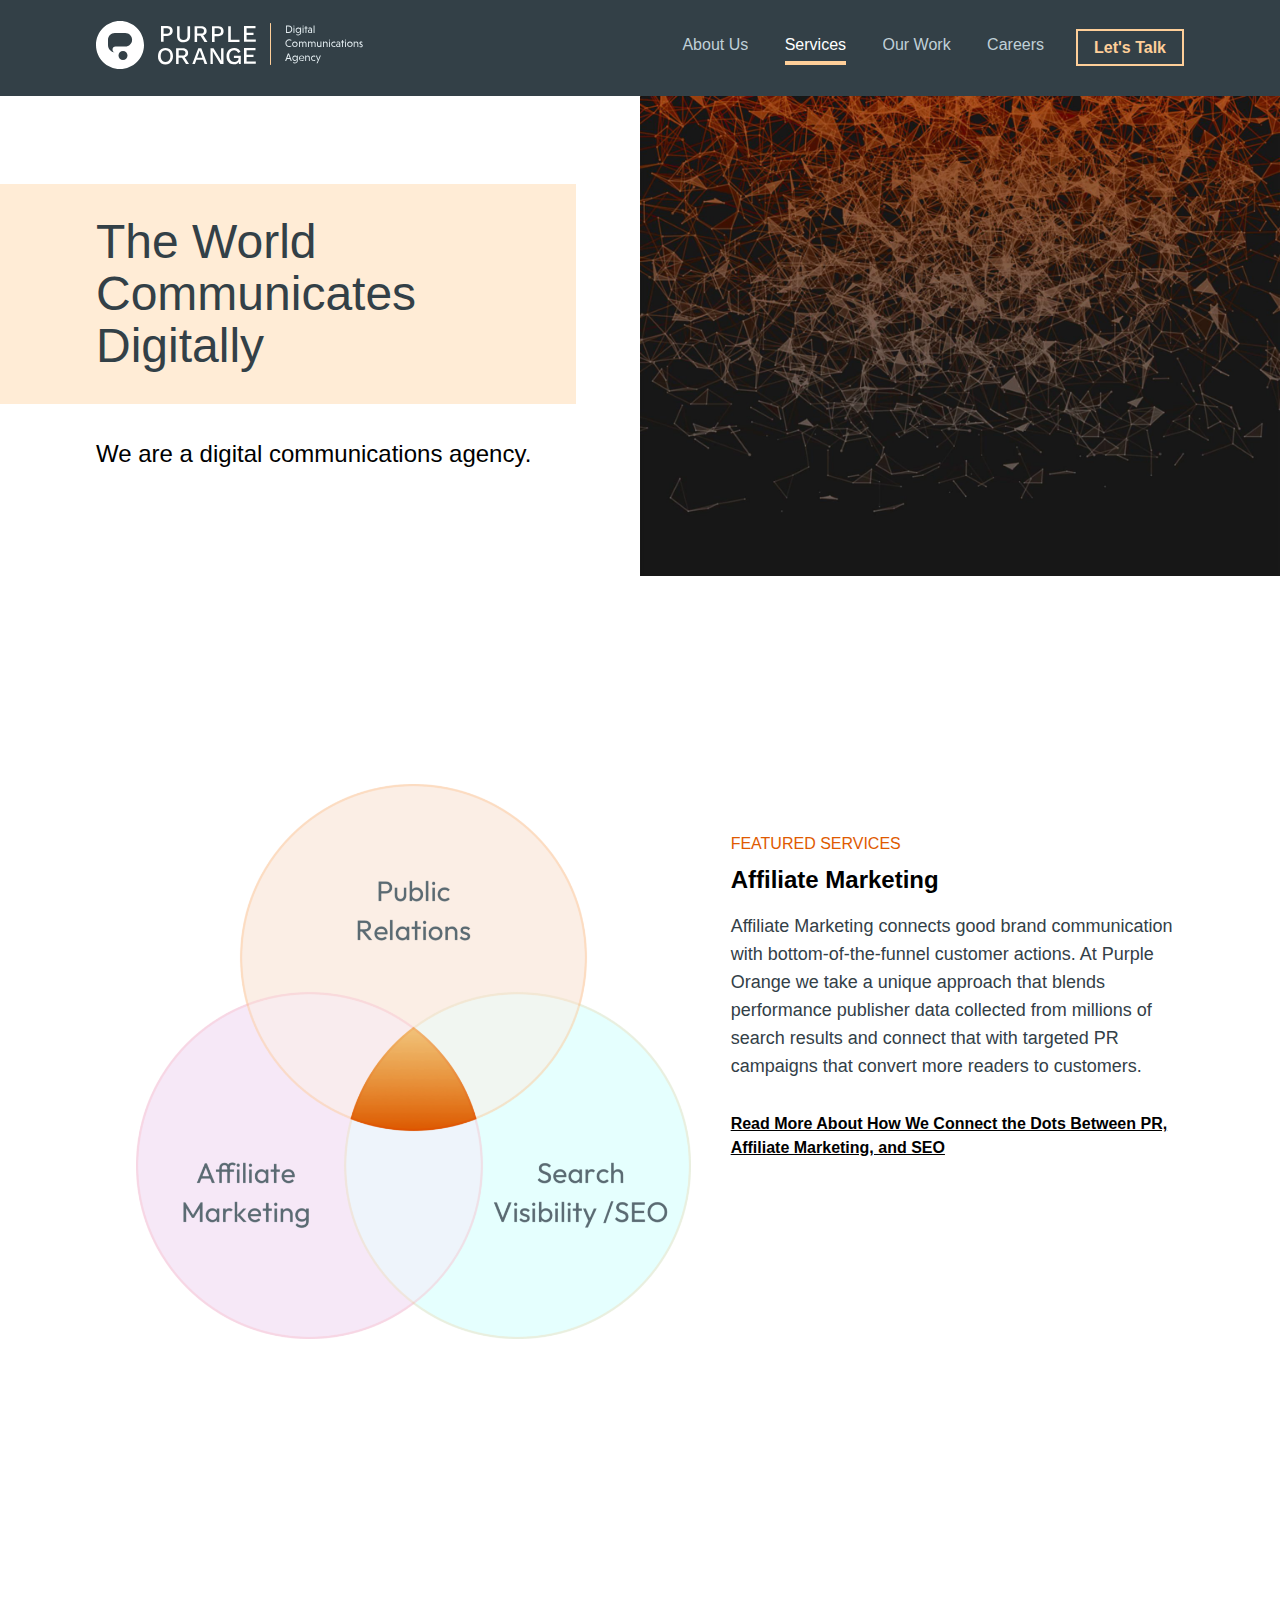
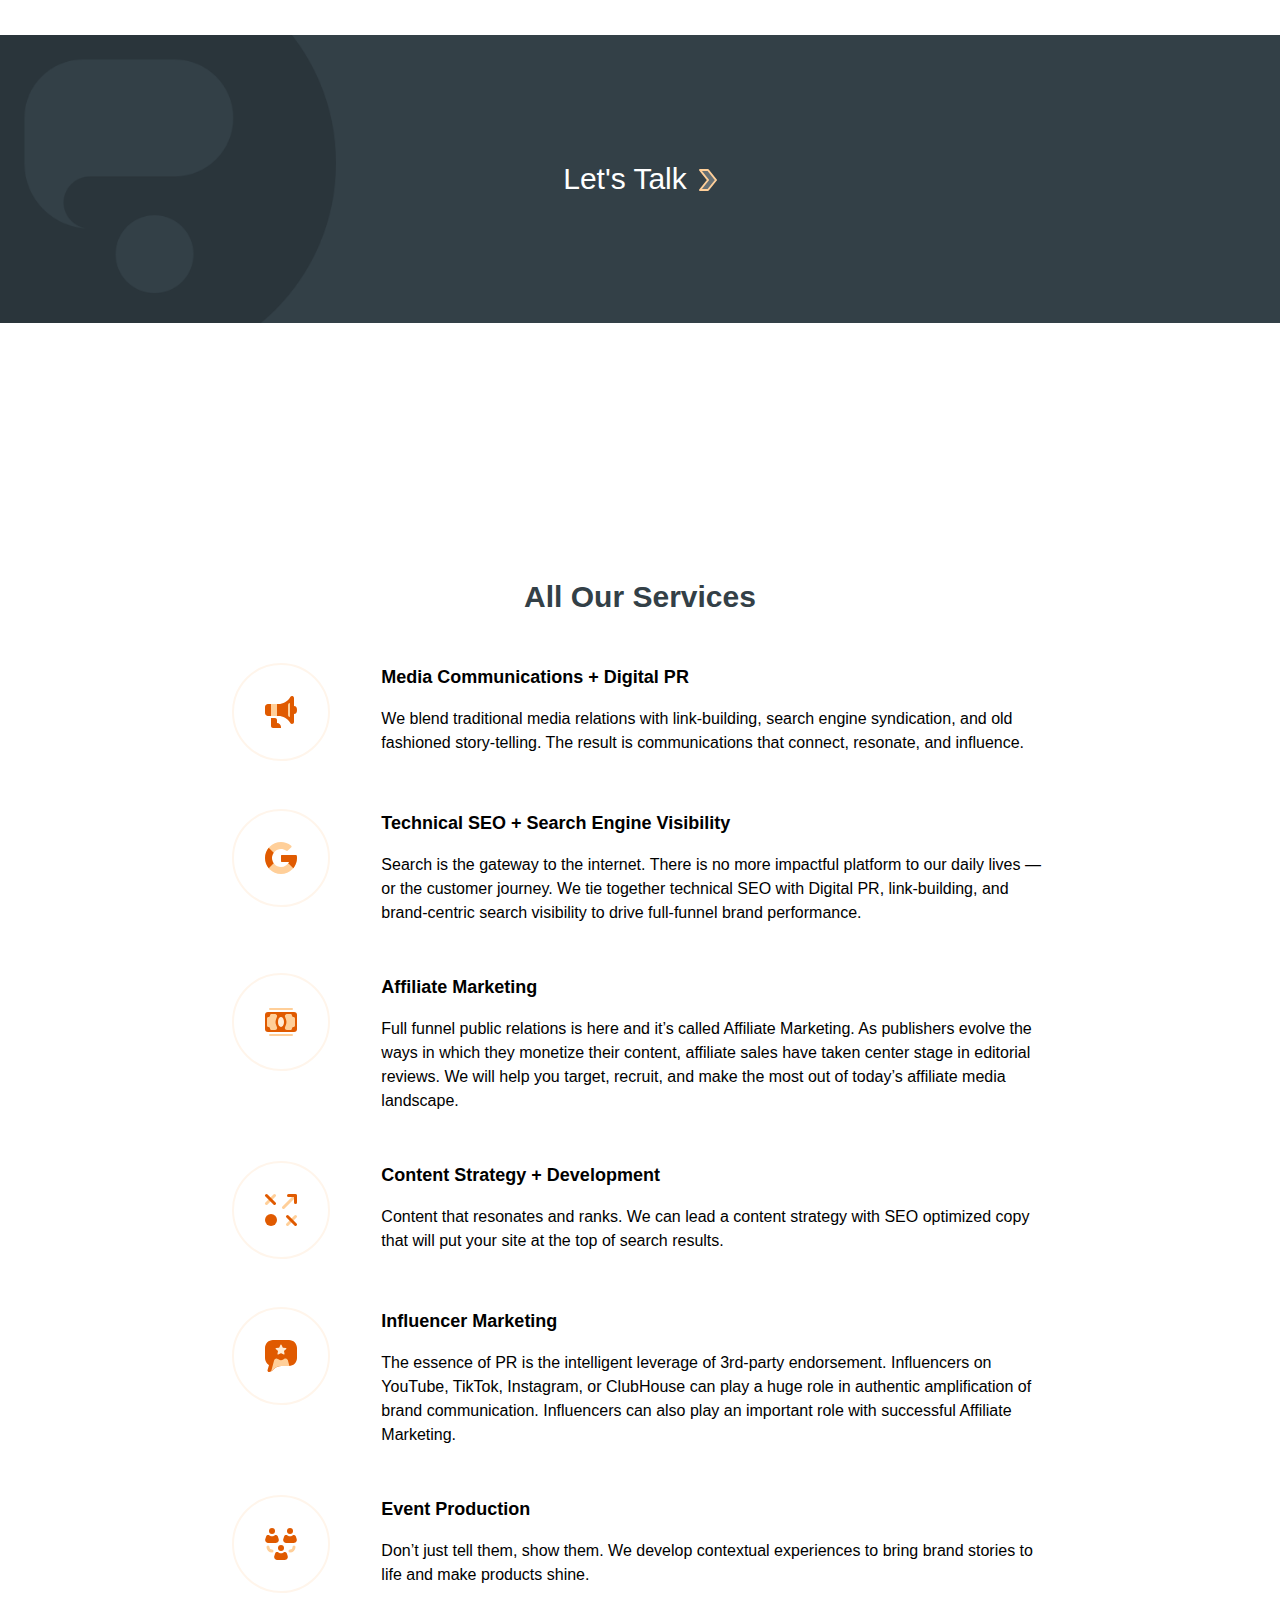
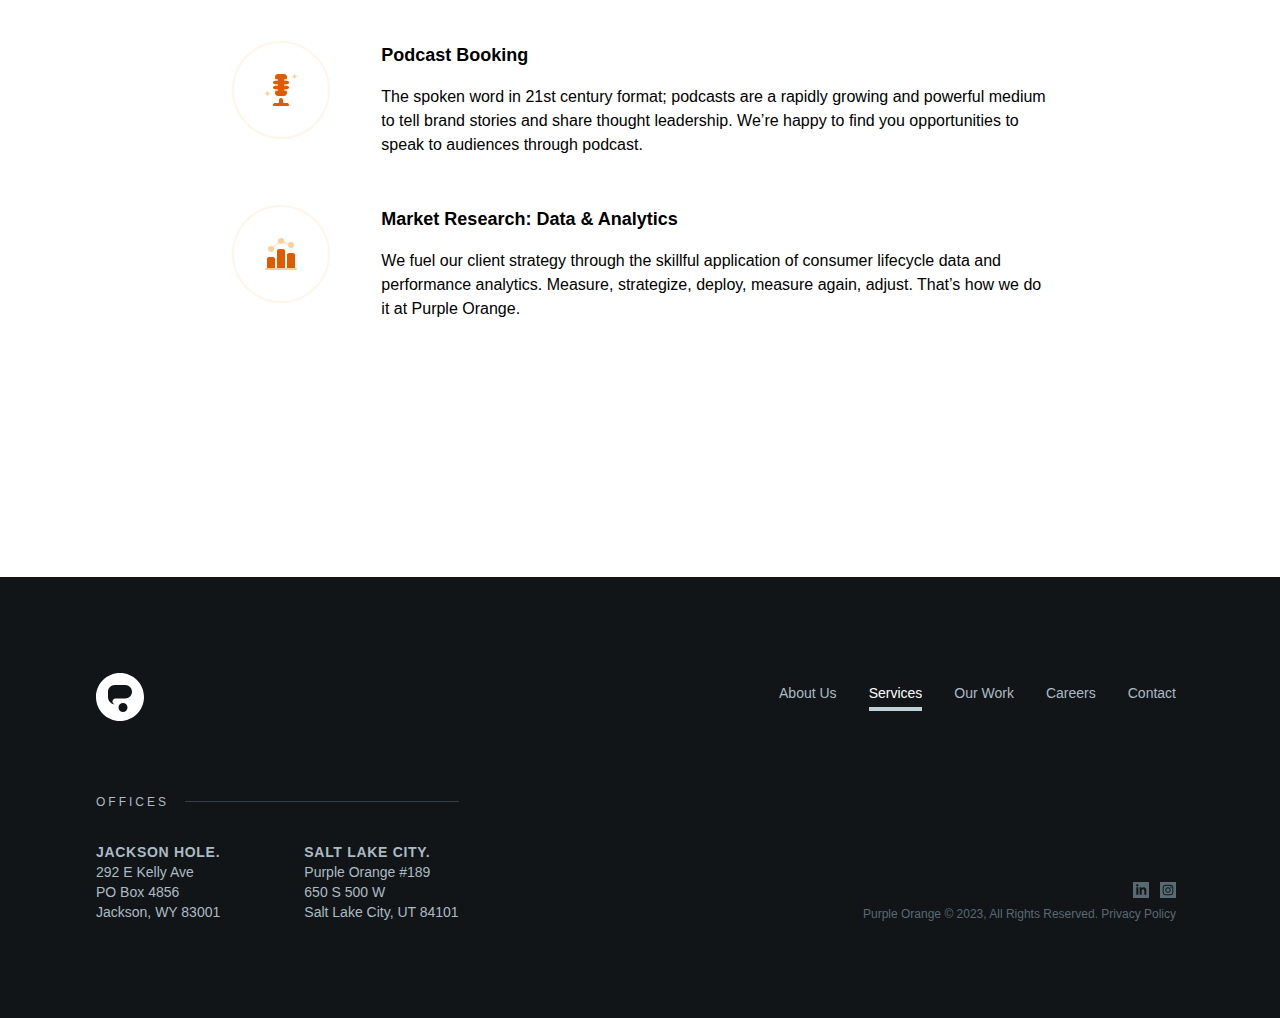
<file: services/index.htm>
﻿<!doctype html>
<!--[if lt IE 11]><html class="no-js no-svg ie lt-ie11" lang="en-US"> <![endif]-->
<!--[if gt IE 11]><!-->
<html class="no-js no-svg gt-ie11" lang="en-US"> <!--<![endif]-->

<head>
    <meta charset="UTF-8">
    <meta name="description" content="Digital Communication Agency">

    <link rel="preconnect" href="https://fonts.googleapis.com">
    <link rel="preconnect" href="https://fonts.gstatic.com" crossorigin="">
    <link href="../css2?family=Outfit:wght@300;400;500;600;700&display=swap" rel="stylesheet">

    <link rel="stylesheet" href="../wp-content/themes/popr/global.css?v=2.4.3" type="text/css" media="screen">
    <meta http-equiv="Content-Type" content="text/html; charset=UTF-8">
    <meta http-equiv="X-UA-Compatible" content="IE=edge">
    <meta name="viewport" content="width=device-width,initial-scale=1,maximum-scale=1,user-scalable=no">
    <link rel="author" href="../wp-content/themes/popr/humans.txt">
    <link rel="profile" href="http://gmpg.org/xfn/11">

    <link rel="stylesheet" href="../fvp4dif.css">
    <script defer="" src="../alpinejs%403.12.0/dist/cdn.min.js"></script>

    <link rel="stylesheet" href="../swiper%407.4.1/swiper-bundle.min.css">
    <script src="../swiper%407.4.1/swiper-bundle.min.js"></script>

    <meta name='robots' content='index, follow, max-image-preview:large, max-snippet:-1, max-video-preview:-1'>

    <!-- This site is optimized with the Yoast SEO plugin v20.4 - https://yoast.com/wordpress/plugins/seo/ -->
    <title>Services &ndash; Purple Orange</title>
    <meta name="description" content="The world communicates digitally. We are a digital communications agency.">
    <link rel="canonical" href="index.htm">
    <meta property="og:locale" content="en_US">
    <meta property="og:type" content="article">
    <meta property="og:title" content="Services &ndash; Purple Orange">
    <meta property="og:description" content="The world communicates digitally. We are a digital communications agency.">
    <meta property="og:url" content="https://purpleorange.agency/services/">
    <meta property="og:site_name" content="Purple Orange">
    <meta property="article:modified_time" content="2023-01-29T23:55:18+00:00">
    <meta name="twitter:card" content="summary_large_image">
    <script type="application/ld+json" class="yoast-schema-graph">
        {
            "@context": "https://schema.org",
            "@graph": [{
                "@type": "WebPage",
                "@id": "https://purpleorange.agency/services/",
                "url": "https://purpleorange.agency/services/",
                "name": "Services &ndash; Purple Orange",
                "isPartOf": {
                    "@id": "https://purpleorange.agency/#website"
                },
                "datePublished": "2021-11-01T18:53:19+00:00",
                "dateModified": "2023-01-29T23:55:18+00:00",
                "description": "The world communicates digitally. We are a digital communications agency.",
                "breadcrumb": {
                    "@id": "https://purpleorange.agency/services/#breadcrumb"
                },
                "inLanguage": "en-US",
                "potentialAction": [{
                    "@type": "ReadAction",
                    "target": ["https://purpleorange.agency/services/"]
                }]
            }, {
                "@type": "BreadcrumbList",
                "@id": "https://purpleorange.agency/services/#breadcrumb",
                "itemListElement": [{
                    "@type": "ListItem",
                    "position": 1,
                    "name": "Home",
                    "item": "https://purpleorange.agency/"
                }, {
                    "@type": "ListItem",
                    "position": 2,
                    "name": "Services"
                }]
            }, {
                "@type": "WebSite",
                "@id": "https://purpleorange.agency/#website",
                "url": "https://purpleorange.agency/",
                "name": "Purple Orange",
                "description": "Digital Communication Agency",
                "publisher": {
                    "@id": "https://purpleorange.agency/#organization"
                },
                "potentialAction": [{
                    "@type": "SearchAction",
                    "target": {
                        "@type": "EntryPoint",
                        "urlTemplate": "https://purpleorange.agency/?s={search_term_string}"
                    },
                    "query-input": "required name=search_term_string"
                }],
                "inLanguage": "en-US"
            }, {
                "@type": "Organization",
                "@id": "https://purpleorange.agency/#organization",
                "name": "Purple Orange – Digital Communications Agency",
                "url": "https://purpleorange.agency/",
                "logo": {
                    "@type": "ImageObject",
                    "inLanguage": "en-US",
                    "@id": "https://purpleorange.agency/#/schema/logo/image/",
                    "url": "https://purpleorange.agency/wp-content/uploads/2021/12/Purple-Orange-PR.png",
                    "contentUrl": "https://purpleorange.agency/wp-content/uploads/2021/12/Purple-Orange-PR.png",
                    "width": 600,
                    "height": 400,
                    "caption": "Purple Orange – Digital Communications Agency"
                },
                "image": {
                    "@id": "https://purpleorange.agency/#/schema/logo/image/"
                },
                "sameAs": ["https://www.instagram.com/purpleorangepr/", "https://www.linkedin.com/company/purple-orange-llc/"]
            }]
        }
    </script>
    <!-- / Yoast SEO plugin. -->


    <link rel='stylesheet' id='sbi_styles-css' href='../wp-content/plugins/instagram-feed-pro/css/sbi-styles.min.css?ver=6.2.2' type='text/css' media='all'>
    <link rel='stylesheet' id='wp-block-library-css' href='../wp-includes/css/dist/block-library/style.min.css?ver=6.1.1' type='text/css' media='all'>
    <link rel='stylesheet' id='classic-theme-styles-css' href='../wp-includes/css/classic-themes.min.css?ver=1' type='text/css' media='all'>
    <style id='global-styles-inline-css' type='text/css'>
        body {
            --wp--preset--color--black: #000000;
            --wp--preset--color--cyan-bluish-gray: #abb8c3;
            --wp--preset--color--white: #ffffff;
            --wp--preset--color--pale-pink: #f78da7;
            --wp--preset--color--vivid-red: #cf2e2e;
            --wp--preset--color--luminous-vivid-orange: #ff6900;
            --wp--preset--color--luminous-vivid-amber: #fcb900;
            --wp--preset--color--light-green-cyan: #7bdcb5;
            --wp--preset--color--vivid-green-cyan: #00d084;
            --wp--preset--color--pale-cyan-blue: #8ed1fc;
            --wp--preset--color--vivid-cyan-blue: #0693e3;
            --wp--preset--color--vivid-purple: #9b51e0;
            --wp--preset--gradient--vivid-cyan-blue-to-vivid-purple: linear-gradient(135deg, rgba(6, 147, 227, 1) 0%, rgb(155, 81, 224) 100%);
            --wp--preset--gradient--light-green-cyan-to-vivid-green-cyan: linear-gradient(135deg, rgb(122, 220, 180) 0%, rgb(0, 208, 130) 100%);
            --wp--preset--gradient--luminous-vivid-amber-to-luminous-vivid-orange: linear-gradient(135deg, rgba(252, 185, 0, 1) 0%, rgba(255, 105, 0, 1) 100%);
            --wp--preset--gradient--luminous-vivid-orange-to-vivid-red: linear-gradient(135deg, rgba(255, 105, 0, 1) 0%, rgb(207, 46, 46) 100%);
            --wp--preset--gradient--very-light-gray-to-cyan-bluish-gray: linear-gradient(135deg, rgb(238, 238, 238) 0%, rgb(169, 184, 195) 100%);
            --wp--preset--gradient--cool-to-warm-spectrum: linear-gradient(135deg, rgb(74, 234, 220) 0%, rgb(151, 120, 209) 20%, rgb(207, 42, 186) 40%, rgb(238, 44, 130) 60%, rgb(251, 105, 98) 80%, rgb(254, 248, 76) 100%);
            --wp--preset--gradient--blush-light-purple: linear-gradient(135deg, rgb(255, 206, 236) 0%, rgb(152, 150, 240) 100%);
            --wp--preset--gradient--blush-bordeaux: linear-gradient(135deg, rgb(254, 205, 165) 0%, rgb(254, 45, 45) 50%, rgb(107, 0, 62) 100%);
            --wp--preset--gradient--luminous-dusk: linear-gradient(135deg, rgb(255, 203, 112) 0%, rgb(199, 81, 192) 50%, rgb(65, 88, 208) 100%);
            --wp--preset--gradient--pale-ocean: linear-gradient(135deg, rgb(255, 245, 203) 0%, rgb(182, 227, 212) 50%, rgb(51, 167, 181) 100%);
            --wp--preset--gradient--electric-grass: linear-gradient(135deg, rgb(202, 248, 128) 0%, rgb(113, 206, 126) 100%);
            --wp--preset--gradient--midnight: linear-gradient(135deg, rgb(2, 3, 129) 0%, rgb(40, 116, 252) 100%);
            --wp--preset--duotone--dark-grayscale: url('#wp-duotone-dark-grayscale');
            --wp--preset--duotone--grayscale: url('#wp-duotone-grayscale');
            --wp--preset--duotone--purple-yellow: url('#wp-duotone-purple-yellow');
            --wp--preset--duotone--blue-red: url('#wp-duotone-blue-red');
            --wp--preset--duotone--midnight: url('#wp-duotone-midnight');
            --wp--preset--duotone--magenta-yellow: url('#wp-duotone-magenta-yellow');
            --wp--preset--duotone--purple-green: url('#wp-duotone-purple-green');
            --wp--preset--duotone--blue-orange: url('#wp-duotone-blue-orange');
            --wp--preset--font-size--small: 13px;
            --wp--preset--font-size--medium: 20px;
            --wp--preset--font-size--large: 36px;
            --wp--preset--font-size--x-large: 42px;
            --wp--preset--spacing--20: 0.44rem;
            --wp--preset--spacing--30: 0.67rem;
            --wp--preset--spacing--40: 1rem;
            --wp--preset--spacing--50: 1.5rem;
            --wp--preset--spacing--60: 2.25rem;
            --wp--preset--spacing--70: 3.38rem;
            --wp--preset--spacing--80: 5.06rem;
        }

        :where(.is-layout-flex) {
            gap: 0.5em;
        }

        body .is-layout-flow>.alignleft {
            float: left;
            margin-inline-start: 0;
            margin-inline-end: 2em;
        }

        body .is-layout-flow>.alignright {
            float: right;
            margin-inline-start: 2em;
            margin-inline-end: 0;
        }

        body .is-layout-flow>.aligncenter {
            margin-left: auto !important;
            margin-right: auto !important;
        }

        body .is-layout-constrained>.alignleft {
            float: left;
            margin-inline-start: 0;
            margin-inline-end: 2em;
        }

        body .is-layout-constrained>.alignright {
            float: right;
            margin-inline-start: 2em;
            margin-inline-end: 0;
        }

        body .is-layout-constrained>.aligncenter {
            margin-left: auto !important;
            margin-right: auto !important;
        }

        body .is-layout-constrained> :where(:not(.alignleft):not(.alignright):not(.alignfull)) {
            max-width: var(--wp--style--global--content-size);
            margin-left: auto !important;
            margin-right: auto !important;
        }

        body .is-layout-constrained>.alignwide {
            max-width: var(--wp--style--global--wide-size);
        }

        body .is-layout-flex {
            display: flex;
        }

        body .is-layout-flex {
            flex-wrap: wrap;
            align-items: center;
        }

        body .is-layout-flex>* {
            margin: 0;
        }

        :where(.wp-block-columns.is-layout-flex) {
            gap: 2em;
        }

        .has-black-color {
            color: var(--wp--preset--color--black) !important;
        }

        .has-cyan-bluish-gray-color {
            color: var(--wp--preset--color--cyan-bluish-gray) !important;
        }

        .has-white-color {
            color: var(--wp--preset--color--white) !important;
        }

        .has-pale-pink-color {
            color: var(--wp--preset--color--pale-pink) !important;
        }

        .has-vivid-red-color {
            color: var(--wp--preset--color--vivid-red) !important;
        }

        .has-luminous-vivid-orange-color {
            color: var(--wp--preset--color--luminous-vivid-orange) !important;
        }

        .has-luminous-vivid-amber-color {
            color: var(--wp--preset--color--luminous-vivid-amber) !important;
        }

        .has-light-green-cyan-color {
            color: var(--wp--preset--color--light-green-cyan) !important;
        }

        .has-vivid-green-cyan-color {
            color: var(--wp--preset--color--vivid-green-cyan) !important;
        }

        .has-pale-cyan-blue-color {
            color: var(--wp--preset--color--pale-cyan-blue) !important;
        }

        .has-vivid-cyan-blue-color {
            color: var(--wp--preset--color--vivid-cyan-blue) !important;
        }

        .has-vivid-purple-color {
            color: var(--wp--preset--color--vivid-purple) !important;
        }

        .has-black-background-color {
            background-color: var(--wp--preset--color--black) !important;
        }

        .has-cyan-bluish-gray-background-color {
            background-color: var(--wp--preset--color--cyan-bluish-gray) !important;
        }

        .has-white-background-color {
            background-color: var(--wp--preset--color--white) !important;
        }

        .has-pale-pink-background-color {
            background-color: var(--wp--preset--color--pale-pink) !important;
        }

        .has-vivid-red-background-color {
            background-color: var(--wp--preset--color--vivid-red) !important;
        }

        .has-luminous-vivid-orange-background-color {
            background-color: var(--wp--preset--color--luminous-vivid-orange) !important;
        }

        .has-luminous-vivid-amber-background-color {
            background-color: var(--wp--preset--color--luminous-vivid-amber) !important;
        }

        .has-light-green-cyan-background-color {
            background-color: var(--wp--preset--color--light-green-cyan) !important;
        }

        .has-vivid-green-cyan-background-color {
            background-color: var(--wp--preset--color--vivid-green-cyan) !important;
        }

        .has-pale-cyan-blue-background-color {
            background-color: var(--wp--preset--color--pale-cyan-blue) !important;
        }

        .has-vivid-cyan-blue-background-color {
            background-color: var(--wp--preset--color--vivid-cyan-blue) !important;
        }

        .has-vivid-purple-background-color {
            background-color: var(--wp--preset--color--vivid-purple) !important;
        }

        .has-black-border-color {
            border-color: var(--wp--preset--color--black) !important;
        }

        .has-cyan-bluish-gray-border-color {
            border-color: var(--wp--preset--color--cyan-bluish-gray) !important;
        }

        .has-white-border-color {
            border-color: var(--wp--preset--color--white) !important;
        }

        .has-pale-pink-border-color {
            border-color: var(--wp--preset--color--pale-pink) !important;
        }

        .has-vivid-red-border-color {
            border-color: var(--wp--preset--color--vivid-red) !important;
        }

        .has-luminous-vivid-orange-border-color {
            border-color: var(--wp--preset--color--luminous-vivid-orange) !important;
        }

        .has-luminous-vivid-amber-border-color {
            border-color: var(--wp--preset--color--luminous-vivid-amber) !important;
        }

        .has-light-green-cyan-border-color {
            border-color: var(--wp--preset--color--light-green-cyan) !important;
        }

        .has-vivid-green-cyan-border-color {
            border-color: var(--wp--preset--color--vivid-green-cyan) !important;
        }

        .has-pale-cyan-blue-border-color {
            border-color: var(--wp--preset--color--pale-cyan-blue) !important;
        }

        .has-vivid-cyan-blue-border-color {
            border-color: var(--wp--preset--color--vivid-cyan-blue) !important;
        }

        .has-vivid-purple-border-color {
            border-color: var(--wp--preset--color--vivid-purple) !important;
        }

        .has-vivid-cyan-blue-to-vivid-purple-gradient-background {
            background: var(--wp--preset--gradient--vivid-cyan-blue-to-vivid-purple) !important;
        }

        .has-light-green-cyan-to-vivid-green-cyan-gradient-background {
            background: var(--wp--preset--gradient--light-green-cyan-to-vivid-green-cyan) !important;
        }

        .has-luminous-vivid-amber-to-luminous-vivid-orange-gradient-background {
            background: var(--wp--preset--gradient--luminous-vivid-amber-to-luminous-vivid-orange) !important;
        }

        .has-luminous-vivid-orange-to-vivid-red-gradient-background {
            background: var(--wp--preset--gradient--luminous-vivid-orange-to-vivid-red) !important;
        }

        .has-very-light-gray-to-cyan-bluish-gray-gradient-background {
            background: var(--wp--preset--gradient--very-light-gray-to-cyan-bluish-gray) !important;
        }

        .has-cool-to-warm-spectrum-gradient-background {
            background: var(--wp--preset--gradient--cool-to-warm-spectrum) !important;
        }

        .has-blush-light-purple-gradient-background {
            background: var(--wp--preset--gradient--blush-light-purple) !important;
        }

        .has-blush-bordeaux-gradient-background {
            background: var(--wp--preset--gradient--blush-bordeaux) !important;
        }

        .has-luminous-dusk-gradient-background {
            background: var(--wp--preset--gradient--luminous-dusk) !important;
        }

        .has-pale-ocean-gradient-background {
            background: var(--wp--preset--gradient--pale-ocean) !important;
        }

        .has-electric-grass-gradient-background {
            background: var(--wp--preset--gradient--electric-grass) !important;
        }

        .has-midnight-gradient-background {
            background: var(--wp--preset--gradient--midnight) !important;
        }

        .has-small-font-size {
            font-size: var(--wp--preset--font-size--small) !important;
        }

        .has-medium-font-size {
            font-size: var(--wp--preset--font-size--medium) !important;
        }

        .has-large-font-size {
            font-size: var(--wp--preset--font-size--large) !important;
        }

        .has-x-large-font-size {
            font-size: var(--wp--preset--font-size--x-large) !important;
        }

        .wp-block-navigation a:where(:not(.wp-element-button)) {
            color: inherit;
        }

        :where(.wp-block-columns.is-layout-flex) {
            gap: 2em;
        }

        .wp-block-pullquote {
            font-size: 1.5em;
            line-height: 1.6;
        }
    </style>
    <script type='text/javascript' src='../wp-includes/js/jquery/jquery.min.js?ver=3.6.1' id='jquery-core-js'></script>
    <script type='text/javascript' src='../wp-includes/js/jquery/jquery-migrate.min.js?ver=3.3.2' id='jquery-migrate-js'></script>
    <link rel="https://api.w.org/" href="../wp-json/index.htm">
    <link rel="alternate" type="application/json" href="../wp-json/wp/v2/pages/23">
    <link rel="EditURI" type="application/rsd+xml" title="RSD" href="../xmlrpc.php?rsd">
    <link rel="wlwmanifest" type="application/wlwmanifest+xml" href="../wp-includes/wlwmanifest.xml">
    <link rel='shortlink' href='../index.htm?p=23'>
    <link rel="alternate" type="application/json+oembed" href="../wp-json/oembed/1.0/embed-4?url=https%3A%2F%2Fpurpleorange.agency%2Fservices%2F">
    <link rel="alternate" type="text/xml+oembed" href="../wp-json/oembed/1.0/embed-5?url=https%3A%2F%2Fpurpleorange.agency%2Fservices%2F&#038;format=xml">
    <link rel="icon" href="../wp-content/uploads/2021/11/cropped-favicon-32x32.png" sizes="32x32">
    <link rel="icon" href="../wp-content/uploads/2021/11/cropped-favicon-192x192.png" sizes="192x192">
    <link rel="apple-touch-icon" href="../wp-content/uploads/2021/11/cropped-favicon-180x180.png">
    <meta name="msapplication-TileImage" content="https://purpleorange.agency/wp-content/uploads/2021/11/cropped-favicon-270x270.png">

</head>


<body class="page-template-default page page-id-23" x-data="{ open: false }" :class="{ 'overflow-y-hidden': open }">
    <a class="sr-only skip-link" href="#content">Skip to content</a>


    <header id="header-site" class="relative z-40 font-bold bg-gray text-offwhite">

        <div class="container flex items-center justify-between w-full h-24">
            <div class="z-50 flex items-center h-full logo">
                <h1 class="sr-only">
                    <a href="../index.htm" rel="home">Purple Orange</a>
                </h1>
                <a href="../index.htm" rel="home" title="Purple Orange">
                    <span class="md:hidden">
                        <?xml version="1.0" encoding="UTF-8"?>
                        <svg width="160px" height="48px" viewbox="0 0 160 48" version="1.1" xmlns="http://www.w3.org/2000/svg" xmlns:xlink="http://www.w3.org/1999/xlink">
                            <title>Purple Orange Logo + Wordmark</title>
                            <g id="Purple-Orange-Logo-/-48px-/-Logo-+-Wordmark-/-Black" stroke="none" stroke-width="1" fill="none" fill-rule="evenodd">
                                <path d="M105.0544,5.16 L105.38896,5.16565333 C106.928587,5.21841778 108.165067,5.64053333 109.0984,6.432 C110.0984,7.28 110.5984,8.424 110.5984,9.864 C110.5984,11.352 110.0984,12.5 109.0984,13.308 L108.89376,13.4642133 C108.40544,13.8161422 107.841333,14.0800889 107.20144,14.2560533 L107.1614,14.267 L111.5344,21 L108.5824,21 L104.5484,14.664 L101.1424,14.664 L101.1424,21 L98.5984,21 L98.5984,5.16 L105.0544,5.16 Z M104.8624,7.344 L101.1424,7.344 L101.1424,12.528 L104.8624,12.528 C105.9024,12.528 106.6744,12.316 107.1784,11.892 C107.6824,11.468 107.9344,10.816 107.9344,9.936 C107.9344,9.072 107.6824,8.424 107.1784,7.992 C106.6744,7.56 105.9024,7.344 104.8624,7.344 Z" id="Combined-Shape" fill="#FFFFFF" fill-rule="nonzero"></path>
                                <path d="M122.1296,5.16 L122.46572,5.166 C123.46004,5.202 124.328,5.4 125.0696,5.76 C125.8936,6.16 126.5376,6.728 127.0016,7.464 C127.4656,8.2 127.6976,9.088 127.6976,10.128 C127.6976,11.152 127.4656,12.036 127.0016,12.78 C126.5376,13.524 125.8936,14.096 125.0696,14.496 C124.2456,14.896 123.2656,15.096 122.1296,15.096 L118.6016,15.096 L118.6016,21 L116.0336,21 L116.0336,5.16 L122.1296,5.16 Z M121.7216,7.344 L118.6016,7.344 L118.6016,12.888 L121.7216,12.888 C122.8576,12.888 123.6936,12.652 124.2296,12.18 C124.7656,11.708 125.0336,11.024 125.0336,10.128 C125.0336,9.216 124.7656,8.524 124.2296,8.052 C123.6936,7.58 122.8576,7.344 121.7216,7.344 Z" id="Combined-Shape" fill="#FFFFFF" fill-rule="nonzero"></path>
                                <path d="M69.464,27 C71,27 72.328,27.328 73.448,27.984 C74.568,28.64 75.432,29.576 76.04,30.792 C76.648,32.008 76.952,33.464 76.952,35.16 C76.952,36.856 76.648,38.312 76.04,39.528 C75.432,40.744 74.568,41.68 73.448,42.336 C72.328,42.992 71,43.32 69.464,43.32 C67.944,43.32 66.624,42.992 65.504,42.336 C64.384,41.68 63.52,40.744 62.912,39.528 C62.304,38.312 62,36.856 62,35.16 C62,33.464 62.304,32.008 62.912,30.792 C63.52,29.576 64.384,28.64 65.504,27.984 C66.624,27.328 67.944,27 69.464,27 Z M69.464,29.232 C68.472,29.232 67.62,29.464 66.908,29.928 C66.196,30.392 65.648,31.064 65.264,31.944 C64.88,32.824 64.688,33.896 64.688,35.16 C64.688,36.408 64.88,37.476 65.264,38.364 C65.648,39.252 66.196,39.928 66.908,40.392 C67.62,40.856 68.472,41.088 69.464,41.088 C70.472,41.088 71.332,40.856 72.044,40.392 C72.756,39.928 73.304,39.252 73.688,38.364 C74.072,37.476 74.264,36.408 74.264,35.16 C74.264,33.896 74.072,32.824 73.688,31.944 C73.304,31.064 72.756,30.392 72.044,29.928 C71.332,29.464 70.472,29.232 69.464,29.232 Z" id="Combined-Shape" fill="#FFFFFF" fill-rule="nonzero"></path>
                                <path d="M86.5968,27.16 L86.93136,27.1656533 C88.4709867,27.2184178 89.7074667,27.6405333 90.6408,28.432 C91.6408,29.28 92.1408,30.424 92.1408,31.864 C92.1408,33.352 91.6408,34.5 90.6408,35.308 L90.43616,35.4642133 C89.94784,35.8161422 89.3837333,36.0800889 88.74384,36.2560533 L88.7028,36.267 L93.0768,43 L90.1248,43 L86.0898,36.664 L82.6848,36.664 L82.6848,43 L80.1408,43 L80.1408,27.16 L86.5968,27.16 Z M86.4048,29.344 L82.6848,29.344 L82.6848,34.528 L86.4048,34.528 C87.4448,34.528 88.2168,34.316 88.7208,33.892 C89.2248,33.468 89.4768,32.816 89.4768,31.936 C89.4768,31.072 89.2248,30.424 88.7208,29.992 C88.2168,29.56 87.4448,29.344 86.4048,29.344 Z" id="Combined-Shape" fill="#FFFFFF" fill-rule="nonzero"></path>
                                <path d="M105.3136,27.16 L111.2896,43 L108.5776,43 L107.0826,38.848 L100.4116,38.848 L98.9056,43 L96.2656,43 L102.2416,27.16 L105.3136,27.16 Z M103.7776,29.392 L103.7056,29.392 L103.0336,31.624 L101.1686,36.76 L106.3306,36.76 L104.4976,31.672 L103.7776,29.392 Z" id="Combined-Shape" fill="#FFFFFF" fill-rule="nonzero"></path>
                                <path d="M71.096,5 L71.43212,5.006 C72.42644,5.042 73.2944,5.24 74.036,5.6 C74.86,6 75.504,6.568 75.968,7.304 C76.432,8.04 76.664,8.928 76.664,9.968 C76.664,10.992 76.432,11.876 75.968,12.62 C75.504,13.364 74.86,13.936 74.036,14.336 C73.212,14.736 72.232,14.936 71.096,14.936 L67.568,14.936 L67.568,20.84 L65,20.84 L65,5 L71.096,5 Z M70.688,7.184 L67.568,7.184 L67.568,12.728 L70.688,12.728 C71.824,12.728 72.66,12.492 73.196,12.02 C73.732,11.548 74,10.864 74,9.968 C74,9.056 73.732,8.364 73.196,7.892 C72.66,7.42 71.824,7.184 70.688,7.184 Z" id="Combined-Shape" fill="#FFFFFF" fill-rule="nonzero"></path>
                                <path d="M87.6192,21.24 C89.7312,21.24 91.3392,20.712 92.4432,19.656 C93.5472,18.6 94.0992,17.024 94.0992,14.928 L94.0992,14.928 L94.0992,5.16 L91.5312,5.16 L91.5312,14.616 C91.5312,16.104 91.2112,17.208 90.5712,17.928 C89.9312,18.648 88.9472,19.008 87.6192,19.008 C86.3072,19.008 85.3312,18.648 84.6912,17.928 C84.0512,17.208 83.7312,16.104 83.7312,14.616 L83.7312,14.616 L83.7312,5.16 L81.1632,5.16 L81.1632,14.928 C81.1632,17.024 81.7192,18.6 82.8312,19.656 C83.9432,20.712 85.5392,21.24 87.6192,21.24 Z" id="Path" fill="#FFFFFF" fill-rule="nonzero"></path>
                                <polygon id="Path" fill="#FFFFFF" fill-rule="nonzero" points="143.5008 21 143.5008 18.792 134.7648 18.792 134.7648 5.16 132.1968 5.16 132.1968 21"></polygon>
                                <polygon id="Path" fill="#FFFFFF" fill-rule="nonzero" points="159.808 20.84 159.808 18.632 150.568 18.632 150.568 13.928 157.528 13.928 157.528 11.768 150.568 11.768 150.568 7.208 159.472 7.208 159.472 5 148 5 148 20.84"></polygon>
                                <polygon id="Path" fill="#FFFFFF" fill-rule="nonzero" points="116.8304 43 116.8304 32.776 116.7344 30.208 116.7584 30.208 118.2944 33.016 124.4144 43 127.4624 43 127.4624 27.16 125.0864 27.16 125.0864 37.384 125.1824 39.976 125.1584 39.976 123.5984 37.12 117.5024 27.16 114.4784 27.16 114.4784 43"></polygon>
                                <path d="M137.9712,43.24 C139.3152,43.24 140.4312,42.96 141.3192,42.4 C141.9112,42.0266667 142.3912,41.5537778 142.7592,40.9813333 L142.7972,40.919 L142.8912,43 L144.8112,43 L144.8112,34.84 L137.9232,34.84 L137.9232,36.928 L142.5312,36.928 L142.5312,37.384 C142.5312,38.008 142.4232,38.548 142.2072,39.004 C141.9912,39.46 141.6912,39.836 141.3072,40.132 C140.9232,40.428 140.4752,40.652 139.9632,40.804 C139.4512,40.956 138.8992,41.032 138.3072,41.032 C137.2192,41.032 136.3032,40.8 135.5592,40.336 C134.8152,39.872 134.2592,39.196 133.8912,38.308 C133.5232,37.42 133.3392,36.344 133.3392,35.08 C133.3392,33.832 133.5472,32.764 133.9632,31.876 C134.3792,30.988 134.9592,30.312 135.7032,29.848 C136.4472,29.384 137.3152,29.152 138.3072,29.152 C139.2992,29.152 140.1432,29.372 140.8392,29.812 C141.5352,30.252 142.0352,30.912 142.3392,31.792 L142.3392,31.792 L144.7152,30.664 C144.1072,29.384 143.2952,28.44 142.2792,27.832 C141.2632,27.224 139.9312,26.92 138.2832,26.92 C136.7792,26.92 135.4472,27.252 134.2872,27.916 C133.1272,28.58 132.2312,29.52 131.5992,30.736 C130.9672,31.952 130.6512,33.4 130.6512,35.08 C130.6512,36.792 130.9552,38.252 131.5632,39.46 C132.1712,40.668 133.0192,41.6 134.1072,42.256 C135.1952,42.912 136.4832,43.24 137.9712,43.24 Z" id="Path" fill="#FFFFFF" fill-rule="nonzero"></path>
                                <polygon id="Path" fill="#FFFFFF" fill-rule="nonzero" points="159.808 42.84 159.808 40.632 150.568 40.632 150.568 35.928 157.528 35.928 157.528 33.768 150.568 33.768 150.568 29.208 159.472 29.208 159.472 27 148 27 148 42.84"></polygon>
                                <g id="Purple-Orange-Logo-/-48px-/-Logo" fill="#FFFFFF">
                                    <path d="M24,0 C37.254834,0 48,10.745166 48,24 C48,37.254834 37.254834,48 24,48 C10.745166,48 0,37.254834 0,24 C0,10.745166 10.745166,0 24,0 Z M27,30 C24.5147186,30 22.5,32.0147186 22.5,34.5 C22.5,36.9852814 24.5147186,39 27,39 C29.4852814,39 31.5,36.9852814 31.5,34.5 C31.5,32.0147186 29.4852814,30 27,30 Z M29.25,12 L18.75,12 C15.0220779,12 12,15.0220779 12,18.75 L12,24 C12,28.1421356 15.3578644,31.5 19.5,31.5 C17.8431458,31.5 16.5,30.1568542 16.5,28.5 C16.5,26.8431458 17.8431458,25.5 19.5,25.5 L29.25,25.5 C32.9779221,25.5 36,22.4779221 36,18.75 C36,15.0220779 32.9779221,12 29.25,12 Z" id="Combined-Shape"></path>
                                </g>
                            </g>
                        </svg>
                    </span>
                    <span class="hidden md:inline-block">
                        <svg width="279px" height="48px" version="1.1" id="Layer_1" xmlns="http://www.w3.org/2000/svg" xmlns:xlink="http://www.w3.org/1999/xlink" x="0px" y="0px" viewbox="0 0 279 48" style="enable-background:new 0 0 279 48;" xml:space="preserve">
                            <style type="text/css">
                                .st0 {
                                    fill: #FFFFFF;
                                }

                                .st1 {
                                    fill-rule: evenodd;
                                    clip-rule: evenodd;
                                    fill: #FFFFFF;
                                }

                                .st2 {
                                    fill: none;
                                    stroke: #FFCF99;
                                    stroke-linecap: round;
                                }

                                .st3 {
                                    enable-background: new;
                                }

                                .st4 {
                                    fill: #E4EDF1;
                                }
                            </style>
                            <g id="Symbols">
                                <g id="Comps-Elements-_-Navigation-_-Navbar-_-Desktop-_-White">
                                    <g id="Group">
                                        <g id="Purple-Orange-Logo-_-48px-_-Logo">
                                            <path id="Combined-Shape" class="st0" d="M105.1,5.2h0.3c1.3,0,2.7,0.4,3.7,1.3c1,0.9,1.6,2.1,1.5,3.4c0.1,1.3-0.5,2.6-1.5,3.4
					l0,0l-0.2,0.1c-0.5,0.4-1.1,0.6-1.7,0.8l0,0l4.3,6.8h-3l-4-6.3h-3.4V21h-2.5V5.2H105.1z M104.9,7.3h-3.7v5.2h3.7
					c0.8,0.1,1.6-0.2,2.3-0.6c0.5-0.5,0.8-1.3,0.8-2c0-0.7-0.2-1.4-0.8-1.9C106.5,7.5,105.7,7.3,104.9,7.3L104.9,7.3z"></path>
                                            <path id="Combined-Shape-2" class="st0" d="M122.1,5.2h0.3c0.9,0,1.8,0.2,2.6,0.6c0.8,0.4,1.5,1,1.9,1.7
					c0.5,0.8,0.7,1.7,0.7,2.7c0,0.9-0.2,1.9-0.7,2.7c-0.5,0.7-1.1,1.3-1.9,1.7c-0.9,0.4-1.9,0.6-2.9,0.6h-3.5V21H116V5.2H122.1z
					 M121.7,7.3h-3.1v5.6h3.1c0.9,0.1,1.8-0.2,2.5-0.7c0.5-0.5,0.8-1.2,0.8-2c0.1-0.8-0.2-1.5-0.8-2.1
					C123.5,7.6,122.6,7.3,121.7,7.3L121.7,7.3z"></path>
                                            <path id="Combined-Shape-3" class="st0" d="M69.5,27c1.4,0,2.8,0.3,4,1c1.1,0.7,2,1.6,2.5,2.8c0.7,1.4,1,2.9,1,4.4
					c0,1.5-0.3,3-1,4.4c-0.6,1.2-1.5,2.1-2.6,2.8c-2.5,1.3-5.5,1.3-8,0c-1.1-0.7-2-1.6-2.6-2.8c-0.6-1.4-0.9-2.9-0.8-4.4
					c0-1.5,0.3-3,0.9-4.4c0.6-1.2,1.5-2.1,2.6-2.8C66.7,27.3,68.1,27,69.5,27z M69.5,29.2c-1.8-0.1-3.5,1-4.2,2.7
					c-0.4,1-0.6,2.1-0.6,3.2c0,1.1,0.2,2.2,0.6,3.2c0.7,1.7,2.4,2.8,4.2,2.7c0.9,0,1.8-0.2,2.6-0.7c0.7-0.5,1.3-1.2,1.7-2
					c0.4-1,0.6-2.1,0.6-3.2c0-1.1-0.2-2.2-0.6-3.2c-0.3-0.8-0.9-1.5-1.7-2C71.3,29.5,70.4,29.2,69.5,29.2z"></path>
                                            <path id="Combined-Shape-4" class="st0" d="M86.6,27.2h0.3c1.3,0,2.7,0.4,3.7,1.3c1,0.9,1.6,2.1,1.5,3.4
					c0.1,1.3-0.5,2.6-1.5,3.4l0,0l-0.2,0.2c-0.5,0.4-1.1,0.6-1.7,0.8l0,0l4.3,6.8h-3l-4-6.3h-3.4V43h-2.5V27.2H86.6z M86.4,29.3
					h-3.7v5.2h3.7c0.8,0.1,1.6-0.2,2.3-0.6c0.5-0.5,0.8-1.2,0.8-2c0.1-0.7-0.2-1.5-0.8-2C88,29.5,87.2,29.2,86.4,29.3L86.4,29.3z"></path>
                                            <path id="Combined-Shape-5" class="st0" d="M105.3,27.2l6,15.8h-2.7l-1.5-4.2h-6.7L98.9,43h-2.6l6-15.8H105.3z M103.8,29.4
					L103.8,29.4l-0.8,2.2l-1.9,5.1h5.2l-1.8-5.1L103.8,29.4z"></path>
                                            <path id="Combined-Shape-6" class="st0" d="M71.1,5h0.3c0.9,0,1.8,0.2,2.6,0.6c0.8,0.4,1.5,1,2,1.7c0.5,0.8,0.7,1.8,0.7,2.7
					c0,0.9-0.2,1.8-0.7,2.6c-0.5,0.8-1.2,1.4-2,1.7c-0.9,0.4-1.9,0.6-2.9,0.6h-3.5v5.9H65V5H71.1z M70.7,7.2h-3.1v5.6h3.1
					c0.9,0.1,1.8-0.2,2.5-0.7c0.5-0.5,0.8-1.2,0.8-2c0.1-0.8-0.2-1.5-0.8-2.1C72.5,7.4,71.6,7.1,70.7,7.2L70.7,7.2z"></path>
                                            <path id="Path" class="st0" d="M87.6,21.2c1.8,0.1,3.5-0.4,4.8-1.6c1.2-1.3,1.8-3,1.7-4.7l0,0V5.2h-2.6v9.5
					c0.1,1.2-0.3,2.4-1,3.3c-1.7,1.4-4.2,1.4-5.9,0c-0.7-0.9-1.1-2.1-1-3.3l0,0V5.2h-2.5v9.8c-0.1,1.7,0.5,3.5,1.7,4.7
					C84.2,20.8,85.9,21.4,87.6,21.2z"></path>
                                            <polygon id="Path-2" class="st0" points="143.5,21 143.5,18.8 134.8,18.8 134.8,5.2 132.2,5.2 132.2,21 				"></polygon>
                                            <polygon id="Path-3" class="st0" points="159.8,20.8 159.8,18.6 150.6,18.6 150.6,13.9 157.5,13.9 157.5,11.8 150.6,11.8 
					150.6,7.2 159.5,7.2 159.5,5 148,5 148,20.8 				"></polygon>
                                            <polygon id="Path-4" class="st0" points="116.8,43 116.8,32.8 116.7,30.2 116.8,30.2 118.3,33 124.4,43 127.5,43 127.5,27.2 
					125.1,27.2 125.1,37.4 125.2,40 125.2,40 123.6,37.1 117.5,27.2 114.5,27.2 114.5,43 				"></polygon>
                                            <path id="Path-5" class="st0" d="M138,43.2c1.2,0,2.3-0.2,3.4-0.8c0.6-0.4,1-0.8,1.4-1.4v-0.1l0.1,2.1h1.9v-8.2h-6.9v2.1h4.6
					v0.5c0,0.6-0.1,1.1-0.3,1.6c-0.2,0.4-0.5,0.8-0.9,1.1c-0.4,0.3-0.9,0.5-1.4,0.7c-0.5,0.2-1.1,0.2-1.6,0.2c-1,0-1.9-0.2-2.8-0.7
					c-0.8-0.5-1.3-1.2-1.7-2c-0.4-1-0.6-2.1-0.6-3.2c0-1.1,0.2-2.2,0.6-3.2c0.4-0.8,1-1.5,1.7-2c0.8-0.5,1.7-0.7,2.6-0.7
					c0.9,0,1.8,0.2,2.5,0.7c0.7,0.5,1.3,1.2,1.5,2l0,0l2.4-1.1c-0.5-1.2-1.4-2.2-2.4-2.8c-1.2-0.7-2.6-1-4-0.9c-1.4,0-2.8,0.3-4,1
					c-1.2,0.7-2.1,1.6-2.7,2.8c-0.7,1.3-1,2.8-0.9,4.3c0,1.5,0.3,3,0.9,4.4c0.6,1.2,1.4,2.1,2.6,2.8C135.3,43,136.6,43.3,138,43.2z"></path>
                                            <polygon id="Path-6" class="st0" points="159.8,42.8 159.8,40.6 150.6,40.6 150.6,35.9 157.5,35.9 157.5,33.8 150.6,33.8 
					150.6,29.2 159.5,29.2 159.5,27 148,27 148,42.8 				"></polygon>
                                            <g id="Combined-Shape-7">
                                                <path class="st1" d="M24,0c13.3,0,24,10.7,24,24S37.3,48,24,48S0,37.3,0,24S10.7,0,24,0z M27,30c-2.5,0-4.5,2-4.5,4.5
						s2,4.5,4.5,4.5s4.5-2,4.5-4.5C31.5,32,29.5,30,27,30C27,30,27,30,27,30z M29.2,12H18.8C15,12,12,15,12,18.8l0,0V24
						c0,4.1,3.4,7.5,7.5,7.5c-1.7,0-3-1.3-3-3s1.3-3,3-3h9.8c3.7,0,6.8-3,6.8-6.8S33,12,29.2,12z"></path>
                                            </g>
                                        </g>
                                        <line id="Line" class="st2" x1="174.5" y1="2.5" x2="174.5" y2="43.5"></line>
                                        <g id="Digital-Communicatio">
                                            <g class="st3">
                                                <path class="st4" d="M190,4.5h2.6c2.2,0,3.7,1.6,3.7,3.7s-1.4,3.7-3.7,3.7H190V4.5z M190.9,5.4v5.7h1.7c1.7,0,2.7-1.2,2.7-2.8
						c0-1.6-1-2.8-2.7-2.8H190.9z"></path>
                                            </g>
                                            <g class="st3">
                                                <path class="st4" d="M197.9,4.4c0.4,0,0.6,0.3,0.6,0.6s-0.3,0.6-0.6,0.6c-0.3,0-0.6-0.3-0.6-0.6S197.6,4.4,197.9,4.4z
						 M198.4,12h-0.9V6.6h0.9V12z"></path>
                                                <path class="st4" d="M205.1,6.6v5c0,1.7-1.1,2.8-2.8,2.8c-0.8,0-1.5-0.2-1.9-0.5v-1c0.4,0.3,1.2,0.6,1.9,0.6
						c1.1,0,1.9-0.7,1.9-1.8v-0.9c-0.4,0.7-1.1,1.1-2,1.1c-1.5,0-2.6-1.2-2.6-2.7c0-1.5,1.1-2.7,2.6-2.7c0.9,0,1.6,0.5,2,1.2V6.6
						H205.1z M202.3,7.4c-1,0-1.8,0.8-1.8,1.8c0,1,0.8,1.8,1.8,1.8c1,0,1.8-0.8,1.8-1.8C204.1,8.2,203.4,7.4,202.3,7.4z"></path>
                                                <path class="st4" d="M207.1,4.4c0.4,0,0.6,0.3,0.6,0.6s-0.3,0.6-0.6,0.6c-0.3,0-0.6-0.3-0.6-0.6S206.7,4.4,207.1,4.4z
						 M207.5,12h-0.9V6.6h0.9V12z"></path>
                                            </g>
                                            <g class="st3">
                                                <path class="st4" d="M209.5,12V7.4h-1V6.6h1V5.3l0.9-0.2v1.5h1.1v0.8h-1.1V12H209.5z"></path>
                                            </g>
                                            <g class="st3">
                                                <path class="st4" d="M212.5,6.9c0.4-0.2,0.9-0.4,1.5-0.4c1.2,0,2.1,0.6,2.1,2.1V12h-0.9v-0.6c-0.3,0.4-0.8,0.7-1.4,0.7
						c-1.2,0-1.9-0.8-1.9-1.8c0-1,0.8-1.8,1.9-1.8c0.6,0,1.1,0.3,1.4,0.6V8.6c0-0.9-0.6-1.2-1.2-1.2c-0.5,0-1,0.2-1.5,0.4V6.9z
						 M214,11.4c0.6,0,1.2-0.5,1.2-1.1c0-0.6-0.5-1.1-1.2-1.1c-0.6,0-1.2,0.5-1.2,1.1C212.8,10.9,213.3,11.4,214,11.4z"></path>
                                                <path class="st4" d="M218.5,12h-0.9V4.4h0.9V12z"></path>
                                            </g>
                                            <g class="st3">
                                                <path class="st4" d="M195.3,25.6c-0.6,0.3-1.2,0.5-2,0.5c-2.2,0-3.9-1.7-3.9-3.9s1.7-3.9,3.9-3.9c0.7,0,1.4,0.2,2,0.5V20
						c-0.5-0.4-1.2-0.7-2-0.7c-1.6,0-2.9,1.3-2.9,2.9c0,1.6,1.2,2.9,2.9,2.9c0.8,0,1.5-0.3,2-0.7V25.6z"></path>
                                            </g>
                                            <g class="st3">
                                                <path class="st4" d="M198.9,20.5c1.6,0,2.8,1.2,2.8,2.8c0,1.6-1.2,2.8-2.8,2.8c-1.6,0-2.8-1.2-2.8-2.8
						C196.1,21.8,197.3,20.5,198.9,20.5z M198.9,25.2c1.1,0,1.8-0.8,1.8-1.9c0-1-0.8-1.9-1.8-1.9c-1,0-1.8,0.8-1.8,1.9
						C197,24.4,197.8,25.2,198.9,25.2z"></path>
                                                <path class="st4" d="M203.8,21.4c0.3-0.5,0.8-0.8,1.5-0.8c0.8,0,1.4,0.4,1.7,1.1c0.2-0.7,0.8-1.1,1.6-1.1c1.1,0,1.9,0.8,1.9,2
						V26h-0.9v-3.2c0-0.9-0.5-1.3-1.2-1.3c-0.7,0-1.2,0.5-1.2,1.3V26h-0.9v-3.2c0-0.9-0.5-1.3-1.2-1.3c-0.7,0-1.2,0.4-1.2,1.2V26
						h-0.9v-5.4h0.9V21.4z"></path>
                                                <path class="st4" d="M212.9,21.4c0.3-0.5,0.8-0.8,1.5-0.8c0.8,0,1.4,0.4,1.7,1.1c0.2-0.7,0.8-1.1,1.6-1.1c1.1,0,1.9,0.8,1.9,2
						V26h-0.9v-3.2c0-0.9-0.5-1.3-1.2-1.3s-1.2,0.5-1.2,1.3V26h-0.9v-3.2c0-0.9-0.5-1.3-1.2-1.3c-0.7,0-1.2,0.4-1.2,1.2V26h-0.9
						v-5.4h0.9V21.4z"></path>
                                                <path class="st4" d="M224.6,25.2c-0.3,0.6-0.8,0.9-1.6,0.9c-1.2,0-2-0.9-2-2.1v-3.3h0.9v3.1c0,0.8,0.5,1.4,1.3,1.4
						c0.8,0,1.3-0.5,1.3-1.4v-3.2h0.9V26h-0.9V25.2z"></path>
                                                <path class="st4" d="M228,21.5c0.3-0.6,0.8-1,1.6-1c1.2,0,2,0.9,2,2.1V26h-0.9v-3.1c0-0.8-0.5-1.4-1.4-1.4
						c-0.8,0-1.3,0.5-1.4,1.4V26h-0.9v-5.4h0.9V21.5z"></path>
                                                <path class="st4" d="M233.5,18.4c0.4,0,0.6,0.3,0.6,0.6s-0.3,0.6-0.6,0.6c-0.3,0-0.6-0.3-0.6-0.6S233.2,18.4,233.5,18.4z
						 M234,26h-0.9v-5.4h0.9V26z"></path>
                                            </g>
                                            <g class="st3">
                                                <path class="st4" d="M239.4,25.7c-0.4,0.2-0.9,0.4-1.4,0.4c-1.6,0-2.8-1.2-2.8-2.8c0-1.6,1.2-2.8,2.8-2.8c0.5,0,1,0.1,1.4,0.4
						v1c-0.4-0.3-0.8-0.5-1.4-0.5c-1.1,0-1.9,0.8-1.9,1.9c0,1.1,0.8,1.9,1.9,1.9c0.5,0,1-0.2,1.4-0.5V25.7z"></path>
                                            </g>
                                            <g class="st3">
                                                <path class="st4" d="M240.7,20.9c0.4-0.2,0.9-0.4,1.5-0.4c1.2,0,2.1,0.6,2.1,2.1V26h-0.9v-0.6c-0.3,0.4-0.8,0.7-1.4,0.7
						c-1.2,0-1.9-0.8-1.9-1.8c0-1,0.8-1.8,1.9-1.8c0.6,0,1.1,0.3,1.4,0.6v-0.6c0-0.9-0.6-1.2-1.2-1.2c-0.5,0-1,0.2-1.5,0.4V20.9z
						 M242.2,25.4c0.6,0,1.2-0.5,1.2-1.1c0-0.6-0.5-1.1-1.2-1.1c-0.6,0-1.2,0.5-1.2,1.1C241,24.9,241.6,25.4,242.2,25.4z"></path>
                                            </g>
                                            <g class="st3">
                                                <path class="st4" d="M246.1,26v-4.6h-1v-0.8h1v-1.3l0.9-0.2v1.5h1.1v0.8h-1.1V26H246.1z"></path>
                                                <path class="st4" d="M249.5,18.4c0.4,0,0.6,0.3,0.6,0.6s-0.3,0.6-0.6,0.6c-0.3,0-0.6-0.3-0.6-0.6S249.1,18.4,249.5,18.4z
						 M249.9,26H249v-5.4h0.9V26z"></path>
                                                <path class="st4" d="M253.9,20.5c1.6,0,2.8,1.2,2.8,2.8c0,1.6-1.2,2.8-2.8,2.8c-1.6,0-2.8-1.2-2.8-2.8
						C251.1,21.8,252.3,20.5,253.9,20.5z M253.9,25.2c1.1,0,1.8-0.8,1.8-1.9c0-1-0.8-1.9-1.8-1.9c-1,0-1.8,0.8-1.8,1.9
						C252,24.4,252.8,25.2,253.9,25.2z"></path>
                                                <path class="st4" d="M258.7,21.5c0.3-0.6,0.8-1,1.6-1c1.2,0,2,0.9,2,2.1V26h-0.9v-3.1c0-0.8-0.5-1.4-1.4-1.4
						c-0.8,0-1.3,0.5-1.4,1.4V26h-0.9v-5.4h0.9V21.5z"></path>
                                                <path class="st4" d="M266.6,21.8c-0.3-0.3-0.8-0.4-1.2-0.4c-0.6,0-0.9,0.3-0.9,0.7c0,0.3,0.2,0.4,0.5,0.6l0.9,0.6
						c0.7,0.4,0.9,0.9,0.9,1.4c0,0.9-0.7,1.5-1.8,1.5c-0.5,0-1.1-0.2-1.4-0.3v-1c0.3,0.2,0.8,0.5,1.3,0.5c0.6,0,0.9-0.3,0.9-0.7
						c0-0.3-0.1-0.5-0.6-0.7l-1-0.6c-0.6-0.3-0.8-0.8-0.8-1.3c0-0.8,0.6-1.5,1.8-1.5c0.5,0,0.9,0.1,1.2,0.3V21.8z"></path>
                                            </g>
                                            <g class="st3">
                                                <path class="st4" d="M194,37.9h-3l-0.8,2.1h-1.1l2.8-7.5h1.1l2.8,7.5h-1.1L194,37.9z M191.3,37h2.4l-1.2-3.2L191.3,37z"></path>
                                            </g>
                                            <g class="st3">
                                                <path class="st4" d="M201.8,34.6v5c0,1.7-1.1,2.8-2.8,2.8c-0.8,0-1.5-0.2-1.9-0.5v-1c0.4,0.3,1.2,0.6,1.9,0.6
						c1.1,0,1.9-0.7,1.9-1.8v-0.9c-0.4,0.7-1.1,1.1-2,1.1c-1.5,0-2.6-1.2-2.6-2.7c0-1.5,1.1-2.7,2.6-2.7c0.9,0,1.6,0.5,2,1.2v-1.1
						H201.8z M199,35.4c-1,0-1.8,0.8-1.8,1.8c0,1,0.8,1.8,1.8,1.8c1,0,1.8-0.8,1.8-1.8C200.8,36.2,200.1,35.4,199,35.4z"></path>
                                                <path class="st4" d="M203.9,37.7c0.1,0.9,0.9,1.6,1.9,1.6c0.7,0,1.5-0.3,1.9-0.7v0.9c-0.5,0.3-1.2,0.6-2,0.6
						c-1.6,0-2.7-1.2-2.7-2.8c0-1.6,1.1-2.8,2.7-2.8c1.5,0,2.6,1.2,2.6,2.6c0,0.2,0,0.4,0,0.5H203.9z M203.9,36.9h3.4
						c0-1-0.8-1.6-1.7-1.6C204.7,35.3,204,36,203.9,36.9z"></path>
                                                <path class="st4" d="M210.2,35.5c0.3-0.6,0.8-1,1.6-1c1.2,0,2,0.9,2,2.1V40h-0.9v-3.1c0-0.8-0.5-1.4-1.4-1.4
						c-0.8,0-1.3,0.5-1.4,1.4V40h-0.9v-5.4h0.9V35.5z"></path>
                                                <path class="st4" d="M219.2,39.7c-0.4,0.2-0.9,0.4-1.4,0.4c-1.6,0-2.8-1.2-2.8-2.8c0-1.6,1.2-2.8,2.8-2.8c0.5,0,1,0.1,1.4,0.4
						v1c-0.4-0.3-0.8-0.5-1.4-0.5c-1.1,0-1.9,0.8-1.9,1.9c0,1.1,0.8,1.9,1.9,1.9c0.5,0,1-0.2,1.4-0.5V39.7z"></path>
                                            </g>
                                            <g class="st3">
                                                <path class="st4" d="M221.9,39.6l-2.1-5h1l1.5,3.8l1.6-3.8h1l-3.3,7.6h-1.1L221.9,39.6z"></path>
                                            </g>
                                        </g>
                                    </g>
                                </g>
                            </g>
                        </svg>

                    </span>
                </a>
            </div>

            <div class="flex items-center justify-end md:space-x-4">
                <nav id="nav-main" class="hidden nav lg:block">
                    <ul>
                        <li class="inline-block  menu-item menu-item-type-post_type menu-item-object-page menu-item-21">
                            <a target="_self" href="../about/index.htm">About Us</a>
                        </li>
                        <li class="inline-block  menu-item menu-item-type-post_type menu-item-object-page current-menu-item page_item page-item-23 current_page_item menu-item-24">
                            <a target="_self" href="index.htm">Services</a>
                        </li>
                        <li class="inline-block  menu-item menu-item-type-post_type menu-item-object-page menu-item-28">
                            <a target="_self" href="../our-work/index.htm">Our Work</a>
                        </li>
                        <li class="inline-block  menu-item menu-item-type-post_type menu-item-object-page menu-item-764">
                            <a target="_self" href="../careers/index.htm">Careers</a>
                        </li>
                    </ul>
                </nav>

                <div>
                    <a href="../contact/index.htm" class="px-4 py-2 text-xs transition duration-200 ease-in border-2 md:text-base border-tan text-tan hover:bg-tan hover:text-gray">
                        Let's Talk
                    </a>
                </div>

                <div class="z-50 text-black lg:hidden">
                    <button type="button" x-on:click="open = ! open" class="mobile-nav-toggle-btn" aria-expanded="false">

                        <span class="sr-only">Open main menu</span>
                        <svg xmlns="http://www.w3.org/2000/svg" class="w-6 h-6" fill="#000" viewbox="0 0 24 24" stroke="#C0D0D8">
                            <path stroke-width="2" d="M4 6h16M4 12h16M4 18h16"></path>
                        </svg>
                    </button>

                    <div x-show="open" x-transition="" class="absolute top-0 bottom-0 left-0 right-0 z-50 flex items-center justify-center w-screen h-screen bg-offwhite">

                        <button type="button" class="absolute top-0 right-0 p-8 font-bold" x-on:click="open = ! open">
                            <svg xmlns="http://www.w3.org/2000/svg" class="w-6 h-6" fill="none" viewbox="0 0 24 24" stroke="currentColor">
                                <path stroke-linecap="round" stroke-linejoin="round" stroke-width="2" d="M6 18L18 6M6 6l12 12"></path>
                            </svg>
                        </button>

                        <div class="relative text-center">

                            <div class="text-3xl">
                                <a class="block p-4" target="_self" href="../about/index.htm">About Us</a>
                                <a class="block p-4" target="_self" href="index.htm">Services</a>
                                <a class="block p-4" target="_self" href="../our-work/index.htm">Our Work</a>
                                <a class="block p-4" target="_self" href="../careers/index.htm">Careers</a>
                            </div>

                        </div>
                    </div>
                </div>
            </div>
        </div>

    </header>

    <main id="content" class="content-wrapper">





        <section class="lg:flex mb-block">

            <div class="relative px-4 lg:px-0 lg:flex lg:items-center lg:w-1/2">

                <div class="lg:max-w-xl lg:mr-6">
                    <div class="inline-block lg:pl-24 lg:pr-16 lg:bg-tanlight">
                        <h1 class="capitalize h1 text-gray" style="line-height: 3.25rem;">The world communicates digitally</h1>
                    </div>
                    <div class="font-light lead lg:pl-24 lg:mt-8 paragraphs" style="line-height: 2.25rem;">
                        <p>We are a digital communications agency.</p>

                    </div>
                </div>


            </div>

            <div class="hidden lg:block lg:w-1/2 lg:bg-lightgray lg:h-screen/2">
                <img class="h-full w-full object-cover object-center" alt="" src="../wp-content/uploads/2021/12/Hero-Illustration-1600x1200.jpg" srcset="../wp-content/uploads/2021/12/Hero-Illustration-1600x1200.jpg 1600w, ../wp-content/uploads/2021/12/Hero-Illustration-300x225.jpg 300w, ../wp-content/uploads/2021/12/Hero-Illustration-1024x768.jpg 1024w, ../wp-content/uploads/2021/12/Hero-Illustration-768x576.jpg 768w, ../wp-content/uploads/2021/12/Hero-Illustration-1536x1152.jpg 1536w, ../wp-content/uploads/2021/12/Hero-Illustration.jpg 1652w" sizes="100vw">
            </div>

        </section>



        <!-- Content Blocks -->
        <!-- services_featured -->
        <section id="block-1" class="block block-services_featured">

            <div class="container lg:flex mb-block">

                <div class="w-full lg:w-7/12">
                    <div class="p-10 pt-0 mx-auto -mt-12">
                        <img src="../wp-content/uploads/2023/01/services-diagram-300x300.png" srcset="../wp-content/uploads/2023/01/services-diagram-300x300.png 300w, ../wp-content/uploads/2023/01/services-diagram-1024x1024.png 1024w, ../wp-content/uploads/2023/01/services-diagram-150x150.png 150w, ../wp-content/uploads/2023/01/services-diagram-768x768.png 768w, ../wp-content/uploads/2023/01/services-diagram.png 1536w" sizes="75vw" class="w-full h-full" alt="">
                    </div>
                </div>

                <div class="w-full lg:w-5/12">
                    <h3 class="mb-2 font-medium uppercase text-orange">Featured Services</h3>
                    <h2 class="mb-4 text-2xl font-bold">Affiliate Marketing</h2>
                    <div class="font-thin basic-html">
                        <p>Affiliate Marketing connects good brand communication with bottom-of-the-funnel customer actions. At Purple Orange we take a unique approach that blends performance publisher data collected from millions of search results and connect that with targeted PR campaigns that convert more readers to customers.</p>

                    </div>

                    <div class="mt-8">

                        <a class="font-bold underline hover:text-orange hover:no-underline" href="../case-studies/biolite/index.htm">
                            Read More About How We Connect the Dots Between PR, Affiliate Marketing, and SEO
                        </a>


                    </div>

                </div>

            </div>

        </section>
        <!-- End services_featured -->
        <!-- call_to_act -->
        <section id="block-2" class="block block-call_to_act">
            <div class="relative flex items-center bg-gray h-72
        call-to-act mb-block">

                <div class="container text-3xl text-center text-white">
                    <a class="inline-block p-4 hover:text-orange" href="../contact/index.htm">
                        Let's Talk
                        <span class="inline float-right pt-2 pl-3">
                            <?xml version="1.0" encoding="UTF-8"?>
                            <svg width="18px" height="22px" viewbox="0 0 18 22" version="1.1" xmlns="http://www.w3.org/2000/svg" xmlns:xlink="http://www.w3.org/1999/xlink">
                                <title>Path</title>
                                <g id="Symbols" stroke="none" stroke-width="1" fill="none" fill-rule="evenodd" fill-opacity="0.25" stroke-linecap="round" stroke-linejoin="round">
                                    <g id="Let's-Talk-Section" transform="translate(-767.000000, -133.000000)" fill="currentColor" stroke="#FFCF99" stroke-width="2">
                                        <g id="Let's-Talk-CTA" transform="translate(653.000000, 132.000000)">
                                            <g id="Arrow-Right" transform="translate(111.000000, 0.000000)">
                                                <polygon id="Path" points="12 2 4 2 12 12 4 22 12 22 20 12"></polygon>
                                            </g>
                                        </g>
                                    </g>
                                </g>
                            </svg>
                        </span>
                    </a>
                </div>

            </div>
        </section>
        <!-- End call_to_act -->
        <!-- services -->
        <section id="block-3" class="block block-services">

            <div class="container mb-block">

                <h2 class="mb-12 text-2xl font-bold text-center md:text-3xl text-gray">
                    All Our Services
                </h2>

                <div class="flex flex-col mx-auto space-y-10 lg:space-y-12 lg:w-9/12">
                    <div id="public-relations-media-communications" class="flex space-x-4">
                        <div class="hidden md:block md:w-2/12">
                            <?xml version="1.0" encoding="UTF-8"?>
                            <svg width="98px" height="98px" viewbox="0 0 98 98" version="1.1" xmlns="http://www.w3.org/2000/svg" xmlns:xlink="http://www.w3.org/1999/xlink">
                                <title>Group</title>
                                <g id="✅--Latest-Designs" stroke="none" stroke-width="1" fill="none" fill-rule="evenodd">
                                    <g id="[3]-Services---Desktop" transform="translate(-295.000000, -2271.000000)">
                                        <g id="Group" transform="translate(296.000000, 2272.000000)">
                                            <circle id="Oval" stroke="#FFF5EB" stroke-width="2" cx="48" cy="48" r="48"></circle>
                                            <g id="Comps-Elements-/-Icons-/-32px-/-Affiliate-/-Version-2" transform="translate(32.000000, 27.000000)">
                                                <ellipse id="Oval" fill="#E05A00" cx="29" cy="19" rx="3" ry="4"></ellipse>
                                                <path d="M6,27 L10,27 C11.1045695,27 12,27.8954305 12,29 L12,32 L12,32 C14.209139,32 16,33.790861 16,36 L16,37 L16,37 L8,37 C6.8954305,37 6,36.1045695 6,35 L6,27 L6,27 Z" id="Rectangle" fill="#E05A00"></path>
                                                <path d="M25,6.5 L25.2966834,6.01788953 C25.8755854,5.07717373 27.1074791,4.78386572 28.0481949,5.36276775 C28.6396898,5.72676464 29,6.37156296 29,7.06608438 L29,30.9339156 C29,32.0384851 28.1045695,32.9339156 27,32.9339156 C26.3054786,32.9339156 25.6606803,32.5736054 25.2966834,31.9821105 L25,31.5 C22.5142183,27.4606048 18.1108075,25 13.3678312,25 L3,25 C1.34314575,25 2.02906125e-16,23.6568542 0,22 L0,16 C-2.02906125e-16,14.3431458 1.34314575,13 3,13 L13.3678312,13 C18.1108075,13 22.5142183,10.5393952 25,6.5 Z" id="horn" fill="#E05A00"></path>
                                                <path d="M25,12 L25,12 L25,12 L25,26 C23.8954305,26 23,25.1045695 23,24 L23,14 C23,12.8954305 23.8954305,12 25,12 Z" id="Rectangle" fill="#FFCF99"></path>
                                                <rect id="Rectangle" fill="#FFCF99" x="6" y="13" width="6" height="12"></rect>
                                            </g>
                                        </g>
                                    </g>
                                </g>
                            </svg>
                        </div>
                        <div class="md:w-10/12">
                            <h2 class="mb-4 text-lg font-bold">Media Communications + Digital PR</h2>
                            <p class="lead">
                            <p class="p1"><span class="s1">We blend traditional media relations with link-building, search engine syndication, and old fashioned story-telling. The result is communications that connect, resonate, and influence.</span></p>

                        </div>
                    </div>
                    <div id="integrated-seo-search-engine-visibility" class="flex space-x-4">
                        <div class="hidden md:block md:w-2/12">
                            <?xml version="1.0" encoding="UTF-8"?>
                            <svg width="98px" height="98px" viewbox="0 0 98 98" version="1.1" xmlns="http://www.w3.org/2000/svg" xmlns:xlink="http://www.w3.org/1999/xlink">
                                <title>Group</title>
                                <g id="✅--Latest-Designs" stroke="none" stroke-width="1" fill="none" fill-rule="evenodd">
                                    <g id="[3]-Services---Desktop" transform="translate(-295.000000, -2467.000000)">
                                        <g id="Group" transform="translate(296.000000, 2468.000000)">
                                            <circle id="Oval" stroke="#FFF5EB" stroke-width="2" cx="48" cy="48" r="48"></circle>
                                            <g id="Comps-Elements-/-Icons-/-32px-/-Affiliate-/-Version-2" transform="translate(32.000000, 32.000000)">
                                                <path d="M16,0 C19.6542969,0 23.0691668,1.25598903 26.2446097,3.76796708 C26.6793505,4.10858348 26.7547296,4.73724546 26.413475,5.1714848 C26.3813685,5.21233967 26.3461266,5.25062998 26.3083806,5.28634272 L22.5977129,8.73236507 C22.256692,9.04996828 21.7414185,9.08887119 21.3565475,8.8261141 C19.5716487,7.6087047 17.7861328,7 16,7 C11.0294373,7 7,11.0294373 7,16 C7,20.9705627 11.0294373,25 16,25 C19.5332868,25 22.5910258,22.9639377 24.0639371,20.001093 L17,20.0001355 C16.4477682,19.9999251 16.0001356,19.5522318 16,19 L16,14 C15.9999879,13.4477153 16.4477031,13 16.9999879,13 C16.9999919,13 16.999996,13 17,13.0000121 L30.8404099,13.0001803 C31.3461661,12.9987344 31.7733847,13.3751275 31.8358459,13.8770139 C31.945282,14.7696646 32,15.4773266 32,16 C32,24.836556 24.836556,32 16,32 C7.163444,32 0,24.836556 0,16 C0,7.163444 7.163444,0 16,0 Z" id="prev-g" fill="#FFCF99"></path>
                                                <path d="M31.8358459,13.8770139 C31.945282,14.7696646 32,15.4773266 32,16 C32,19.7692032 30.6966685,23.2339969 28.5160923,25.9682945 L28.2101672,26.3403335 C27.9818247,26.609698 27.7447286,26.8714073 27.4993183,27.125022 L27.1516407,27.4735107 C27.413586,27.2188654 27.6668712,26.955296 27.9109863,26.6833086 L28.2702177,26.2690775 L23.2849814,21.2858837 L23.0633903,21.5780933 L23.1555528,21.4595373 L23.3148293,21.2445739 C23.5964539,20.8524751 23.8473325,20.4368055 24.0639371,20.001093 L17,20.0001355 C16.4477682,19.9999251 16.0001356,19.5522318 16,19 L16,14 C15.9999879,13.4477153 16.4477031,13 16.9999879,13 C16.9999919,13 16.999996,13 17,13.0000121 L30.8404099,13.0001803 C31.3461661,12.9987344 31.7733847,13.3751275 31.8358459,13.8770139 Z" id="4" fill="#E05A00"></path>
                                                <path d="M8.74741622,10.6698266 C7.64888208,12.1622587 7,14.0053521 7,16 C7,17.9989977 7.65171521,19.8457791 8.7542635,21.3394622 L8.9771989,21.6290409 L8.81903112,21.4261156 L8.71497252,21.2858204 L3.73062527,26.2700836 L3.77965481,26.3283151 C4.25440245,26.889498 4.76734089,27.4177374 5.3143458,27.9088807 L5.65966653,28.2101672 C5.11773389,27.7507665 4.60678749,27.2559339 4.13040502,26.729247 L3.73062527,26.2700836 C1.40200076,23.4910952 0,19.909275 0,16 C0,12.0911967 1.40166242,8.50976925 3.72978232,5.73092251" id="2" fill="#E05A00"></path>
                                            </g>
                                        </g>
                                    </g>
                                </g>
                            </svg>
                        </div>
                        <div class="md:w-10/12">
                            <h2 class="mb-4 text-lg font-bold">Technical SEO + Search Engine Visibility</h2>
                            <p class="lead">
                            <p class="p1"><span class="s1">Search is the gateway to the internet. There is no more impactful platform to our daily lives — or the customer journey. We tie together technical SEO with Digital PR, link-building, and brand-centric search visibility to drive full-funnel brand performance.<span class="Apple-converted-space"> </span></span></p>

                        </div>
                    </div>
                    <div id="affiliate-media-management" class="flex space-x-4">
                        <div class="hidden md:block md:w-2/12">
                            <?xml version="1.0" encoding="UTF-8"?>
                            <svg width="98px" height="98px" viewbox="0 0 98 98" version="1.1" xmlns="http://www.w3.org/2000/svg" xmlns:xlink="http://www.w3.org/1999/xlink">
                                <title>Group</title>
                                <g id="✅--Latest-Designs" stroke="none" stroke-width="1" fill="none" fill-rule="evenodd">
                                    <g id="[3]-Services---Desktop" transform="translate(-295.000000, -2695.000000)">
                                        <g id="Group" transform="translate(296.000000, 2696.000000)">
                                            <circle id="Oval" stroke="#FFF5EB" stroke-width="2" cx="48" cy="48" r="48"></circle>
                                            <g id="Comps-Elements-/-Icons-/-32px-/-Affiliate-/-Version-2" transform="translate(32.000000, 34.000000)">
                                                <rect id="Rectangle" fill="#E05A00" x="0" y="4" width="32" height="20" rx="3"></rect>
                                                <path d="M28.5,8.99930148 C29.3280414,8.99891587 29.9996142,9.66986349 29.9999998,10.4979049 C29.9999999,10.4981377 30,10.4983704 30,10.4986031 L30,17.5 C30,18.3284271 29.3284271,19 28.5,19 L28.4997206,19 C27.6714449,19 26.9999921,19.6714449 26.9999823,20.4997206 C26.9999726,21.3279164 26.3285793,21.9992938 25.5003835,21.999284 C25.5003371,21.999284 25.5002906,21.999284 25.5002441,21.999284 L21.885678,21.9989053 C20.7811085,21.9987896 19.8857718,21.1032653 19.8858876,19.9986958 C19.8859127,19.7589423 19.9290461,19.5211466 20.0132292,19.2966584 L20.9466297,16.8075905 C21.6257851,14.9965093 21.6257851,13.0006966 20.9466297,11.1896154 L20.0133426,8.70084984 C19.6255023,7.66660919 20.1495134,6.51378484 21.1837541,6.1259446 C21.4083082,6.04173681 21.646177,5.99860296 21.8860009,5.99860296 L25.4993015,5.99860296 C26.3281144,5.99860296 27,6.67048857 27,7.49930148 L27,7.49999984 C27,8.32804136 27.6712603,8.99930164 28.4993018,8.99930164 C28.4995345,8.99930164 28.4997673,8.99930159 28.5,8.99930148 Z" id="Path" fill="#FFCF99"></path>
                                                <path d="M11.5,8.99930148 C12.3280414,8.99891587 12.9996142,9.66986349 12.9999998,10.4979049 C12.9999999,10.4981377 13,10.4983704 13,10.4986031 L13,17.5 C13,18.3284271 12.3284271,19 11.5,19 L11.4997206,19 C10.6714449,19 9.99999209,19.6714449 9.99998233,20.4997206 C9.99997258,21.3279164 9.32857933,21.9992938 8.50038355,21.999284 C8.50033706,21.999284 8.50029057,21.999284 8.50024409,21.999284 L4.88567799,21.9989053 C3.7811085,21.9987896 2.88577182,21.1032653 2.88588756,19.9986958 C2.88591268,19.7589423 2.92904612,19.5211466 3.01322919,19.2966584 L3.94662968,16.8075905 C4.62578511,14.9965093 4.62578511,13.0006966 3.94662968,11.1896154 L3.01334258,8.70084984 C2.62550234,7.66660919 3.1495134,6.51378484 4.18375405,6.1259446 C4.40830817,6.04173681 4.64617703,5.99860296 4.88600094,5.99860296 L8.49930148,5.99860296 C9.32811439,5.99860296 10,6.67048857 10,7.49930148 L10,7.49999984 C10,8.32804136 10.6712603,8.99930164 11.4993018,8.99930164 C11.4995345,8.99930164 11.4997673,8.99930159 11.5,8.99930148 Z" id="Path" fill="#FFCF99" transform="translate(7.500000, 13.999022) scale(-1, 1) translate(-7.500000, -13.999022) "></path>
                                                <ellipse id="Oval" fill="#FFECD6" cx="16" cy="14" rx="3" ry="5"></ellipse>
                                                <rect id="Rectangle" fill="#FFCF99" x="4" y="26" width="24" height="2" rx="1"></rect>
                                                <rect id="Rectangle" fill="#FFCF99" x="4" y="0" width="24" height="2" rx="1"></rect>
                                            </g>
                                        </g>
                                    </g>
                                </g>
                            </svg>
                        </div>
                        <div class="md:w-10/12">
                            <h2 class="mb-4 text-lg font-bold">Affiliate Marketing</h2>
                            <p class="lead">
                            <p class="p1"><span class="s1">Full funnel public relations is here and it’s called Affiliate Marketing. As publishers evolve the ways in which they monetize their content, affiliate sales have taken center stage in editorial reviews. We will help you target, recruit, and make the most out of today’s affiliate media landscape.</span></p>

                        </div>
                    </div>
                    <div id="content-strategy-development" class="flex space-x-4">
                        <div class="hidden md:block md:w-2/12">
                            <?xml version="1.0" encoding="UTF-8"?>
                            <svg width="98px" height="98px" viewbox="0 0 98 98" version="1.1" xmlns="http://www.w3.org/2000/svg" xmlns:xlink="http://www.w3.org/1999/xlink">
                                <title>Group</title>
                                <g id="✅--Latest-Designs" stroke="none" stroke-width="1" fill="none" fill-rule="evenodd">
                                    <g id="[3]-Services---Desktop" transform="translate(-295.000000, -2923.000000)">
                                        <g id="Group" transform="translate(296.000000, 2924.000000)">
                                            <circle id="Oval" stroke="#FFF5EB" stroke-width="2" cx="48" cy="48" r="48"></circle>
                                            <g id="Comps-Elements-/-Icons-/-32px-/-Affiliate-/-Version-2" transform="translate(32.000000, 30.030973)">
                                                <circle id="Oval" fill="#E05A00" cx="6" cy="27.9690265" r="6"></circle>
                                                <line x1="1.77493541" y1="3.21180988" x2="9.22506459" y2="11.7262432" id="Line-2" stroke="#FFCF99" stroke-width="3" stroke-linecap="round" stroke-linejoin="round" transform="translate(5.500000, 7.469027) rotate(86.185925) translate(-5.500000, -7.469027) "></line>
                                                <line x1="1.77493541" y1="3.21180988" x2="9.22506459" y2="11.7262432" id="Line-2" stroke="#E05A00" stroke-width="3" stroke-linecap="round" stroke-linejoin="round" transform="translate(5.500000, 7.469027) rotate(-3.814075) translate(-5.500000, -7.469027) "></line>
                                                <line x1="22.7749354" y1="24.2118099" x2="30.2250646" y2="32.7262432" id="Line-2" stroke="#FFCF99" stroke-width="3" stroke-linecap="round" stroke-linejoin="round" transform="translate(26.500000, 28.469027) rotate(86.185925) translate(-26.500000, -28.469027) "></line>
                                                <line x1="18.9124031" y1="3.08320154" x2="30.0875969" y2="15.8548516" id="Line-2" stroke="#FFCF99" stroke-width="3" stroke-linecap="round" stroke-linejoin="round" transform="translate(24.500000, 9.469027) rotate(86.185925) translate(-24.500000, -9.469027) "></line>
                                                <line x1="22.7749354" y1="24.2118099" x2="30.2250646" y2="32.7262432" id="Line-2" stroke="#E05A00" stroke-width="3" stroke-linecap="round" stroke-linejoin="round" transform="translate(26.500000, 28.469027) rotate(-3.814075) translate(-26.500000, -28.469027) "></line>
                                                <polyline id="Line-2" stroke="#E05A00" stroke-width="3" stroke-linecap="round" stroke-linejoin="round" transform="translate(28.517699, 5.234513) rotate(-48.814075) translate(-28.517699, -5.234513) " points="26.5421853 0.295728715 31.1517175 5.56376558 25.8836807 10.1732978"></polyline>
                                            </g>
                                        </g>
                                    </g>
                                </g>
                            </svg>
                        </div>
                        <div class="md:w-10/12">
                            <h2 class="mb-4 text-lg font-bold">Content Strategy + Development</h2>
                            <p class="lead">
                            <p class="p1"><span class="s1">Content that resonates and ranks. We can lead a content strategy with SEO optimized copy that will put your site at the top of search results.<span class="Apple-converted-space"> </span></span></p>

                        </div>
                    </div>
                    <div id="influencer-marketing" class="flex space-x-4">
                        <div class="hidden md:block md:w-2/12">
                            <?xml version="1.0" encoding="UTF-8"?>
                            <svg width="98px" height="98px" viewbox="0 0 98 98" version="1.1" xmlns="http://www.w3.org/2000/svg" xmlns:xlink="http://www.w3.org/1999/xlink">
                                <title>Group</title>
                                <defs>
                                    <path d="M8,0 L24,18 L16.2426407,18 C13.5261235,18 10.9208677,19.0791323 9,21 L7.17157288,22.8284271 C6.42142736,23.5785726 5.40401171,24 4.34314575,24 L4,24 C3.16682167,24 2.49139717,23.3245755 2.49139717,22.4913972 C2.49139717,22.351223 2.51093346,22.2117329 2.54944226,22.0769521 L4,17 L4,17 L0,0 L8,0 Z" id="path-1"></path>
                                    <path d="M8,0 L24,0 C28.418278,-8.11624501e-16 32,3.581722 32,8 L32,18 C32,22.418278 28.418278,26 24,26 L8,26 C3.581722,26 5.41083001e-16,22.418278 0,18 L0,8 C-5.41083001e-16,3.581722 3.581722,8.11624501e-16 8,0 Z" id="path-3"></path>
                                </defs>
                                <g id="✅--Latest-Designs" stroke="none" stroke-width="1" fill="none" fill-rule="evenodd">
                                    <g id="[3]-Services---Desktop" transform="translate(-295.000000, -3087.000000)">
                                        <g id="Group" transform="translate(296.000000, 3088.000000)">
                                            <circle id="Oval" stroke="#FFF5EB" stroke-width="2" cx="48" cy="48" r="48"></circle>
                                            <g id="Comps-Elements-/-Icons-/-32px-/-Affiliate-/-Version-2" transform="translate(32.000000, 32.000000)">
                                                <g id="Rectangle" transform="translate(0.000000, 8.000000)">
                                                    <mask id="mask-2" fill="white">
                                                        <use xlink:href="#path-1"></use>
                                                    </mask>
                                                    <use id="Mask" fill="#E05A00" xlink:href="#path-1"></use>
                                                    <path d="M13,11 L13.7811992,11.5207995 C15.1247969,12.4165312 16.8752031,12.4165312 18.2188008,11.5207995 L19,11 C20.1870957,10.2086029 21.790981,10.5293799 22.5823781,11.7164756 C22.7391111,11.9515751 22.8562122,12.2107956 22.9290159,12.4838096 L26,24 L26,24 L6,24 L9.0709841,12.4838096 C9.43859435,11.1052712 10.8541276,10.285752 12.232666,10.6533622 C12.50568,10.7261659 12.7649005,10.843267 13,11 Z" fill="#FFCF99" mask="url(#mask-2)"></path>
                                                </g>
                                                <g id="Combined-Shape">
                                                    <mask id="mask-4" fill="white">
                                                        <use xlink:href="#path-3"></use>
                                                    </mask>
                                                    <use id="Mask" fill="#E05A00" xlink:href="#path-3"></use>
                                                    <path d="M13,19 L13.7811992,19.5207995 C15.1247969,20.4165312 16.8752031,20.4165312 18.2188008,19.5207995 L19,19 C20.1870957,18.2086029 21.790981,18.5293799 22.5823781,19.7164756 C22.7391111,19.9515751 22.8562122,20.2107956 22.9290159,20.4838096 L26,32 L26,32 L6,32 L9.0709841,20.4838096 C9.43859435,19.1052712 10.8541276,18.285752 12.232666,18.6533622 C12.50568,18.7261659 12.7649005,18.843267 13,19 Z" id="Rectangle" fill="#FFCF99" mask="url(#mask-4)"></path>
                                                </g>
                                                <path d="M15.7739984,13.2354954 L13.1856141,14.5470837 C12.9392906,14.671901 12.6384216,14.5734007 12.5136044,14.3270772 C12.4645796,14.2303282 12.4483438,14.1202613 12.4673457,14.0134777 L12.9525605,11.2867544 C12.9821562,11.1204381 12.9257706,10.9504232 12.8026543,10.834754 L10.7607994,8.91640644 C10.5595455,8.72732589 10.549677,8.41089725 10.7387575,8.20964329 C10.8168132,8.1265622 10.9209153,8.07264806 11.0338098,8.05683672 L13.8886087,7.65701013 C14.0498982,7.63442086 14.1900789,7.53469246 14.2643073,7.3897279 L15.5549512,4.86915982 C15.6808086,4.62336615 15.9820913,4.52613858 16.227885,4.65199596 C16.3212624,4.69980941 16.3972354,4.77578235 16.4450488,4.86915982 L17.7356927,7.3897279 C17.8099211,7.53469246 17.9501018,7.63442086 18.1113913,7.65701013 L20.9661902,8.05683672 C21.2396635,8.0951378 21.4303082,8.34788086 21.3920071,8.62135415 C21.3761958,8.73424861 21.3222817,8.83835075 21.2392006,8.91640644 L19.1973457,10.834754 C19.0742294,10.9504232 19.0178438,11.1204381 19.0474395,11.2867544 L19.5326543,14.0134777 C19.5810333,14.2853492 19.3998568,14.5449634 19.1279854,14.5933424 C19.0212018,14.6123443 18.9111349,14.5961085 18.8143859,14.5470837 L16.2260016,13.2354954 C16.083933,13.1635063 15.916067,13.1635063 15.7739984,13.2354954 Z" id="Star" fill="#FFECD6"></path>
                                            </g>
                                        </g>
                                    </g>
                                </g>
                            </svg>
                        </div>
                        <div class="md:w-10/12">
                            <h2 class="mb-4 text-lg font-bold">Influencer Marketing</h2>
                            <p class="lead">
                            <p class="p1"><span class="s1">The essence of PR is the intelligent leverage of 3rd-party endorsement. Influencers on YouTube, TikTok, Instagram, or ClubHouse can play a huge role in authentic amplification of brand communication. Influencers can also play an important role with successful Affiliate Marketing.</span></p>

                        </div>
                    </div>
                    <div id="event-production" class="flex space-x-4">
                        <div class="hidden md:block md:w-2/12">
                            <?xml version="1.0" encoding="UTF-8"?>
                            <svg width="98px" height="98px" viewbox="0 0 98 98" version="1.1" xmlns="http://www.w3.org/2000/svg" xmlns:xlink="http://www.w3.org/1999/xlink">
                                <title>Group</title>
                                <g id="✅--Latest-Designs" stroke="none" stroke-width="1" fill="none" fill-rule="evenodd">
                                    <g id="[3]-Services---Desktop" transform="translate(-295.000000, -3315.000000)">
                                        <g id="Group" transform="translate(296.000000, 3316.000000)">
                                            <circle id="Oval" stroke="#FFF5EB" stroke-width="2" cx="48" cy="48" r="48"></circle>
                                            <g id="Comps-Elements-/-Icons-/-32px-/-Affiliate-/-Version-2" transform="translate(31.000000, 32.000000)">
                                                <g id="Group" transform="translate(9.000000, 17.000000)" fill="#E05A00">
                                                    <path d="M5.13792889,7.28275733 L5.94201698,7.76521019 C7.20874653,8.52524792 8.79125347,8.52524792 10.057983,7.76521019 L10.8620711,7.28275733 C11.8092316,6.71446101 13.0377522,7.02159114 13.6060485,7.96875167 C13.6811261,8.09388107 13.7422838,8.22685134 13.7884292,8.36528765 L14.6837722,11.0513167 C15.2077156,12.6231467 14.3582356,14.3221066 12.7864056,14.8460499 C12.4805062,14.9480164 12.1601686,15 11.8377223,15 L4.16227766,15 C2.50542341,15 1.16227766,13.6568542 1.16227766,12 C1.16227766,11.6775537 1.2142613,11.3572161 1.31622777,11.0513167 L2.21157078,8.36528765 C2.56086633,7.31740102 3.69350627,6.75108104 4.74139291,7.10037659 C4.87982923,7.14652203 5.0127995,7.2076797 5.13792889,7.28275733 Z" id="shoulders"></path>
                                                    <circle id="head" cx="8" cy="3" r="3"></circle>
                                                </g>
                                                <g id="Group" transform="translate(18.000000, 0.000000)" fill="#E05A00">
                                                    <path d="M5.13792889,7.28275733 L5.94201698,7.76521019 C7.20874653,8.52524792 8.79125347,8.52524792 10.057983,7.76521019 L10.8620711,7.28275733 C11.8092316,6.71446101 13.0377522,7.02159114 13.6060485,7.96875167 C13.6811261,8.09388107 13.7422838,8.22685134 13.7884292,8.36528765 L14.6837722,11.0513167 C15.2077156,12.6231467 14.3582356,14.3221066 12.7864056,14.8460499 C12.4805062,14.9480164 12.1601686,15 11.8377223,15 L4.16227766,15 C2.50542341,15 1.16227766,13.6568542 1.16227766,12 C1.16227766,11.6775537 1.2142613,11.3572161 1.31622777,11.0513167 L2.21157078,8.36528765 C2.56086633,7.31740102 3.69350627,6.75108104 4.74139291,7.10037659 C4.87982923,7.14652203 5.0127995,7.2076797 5.13792889,7.28275733 Z" id="shoulders"></path>
                                                    <circle id="head" cx="8" cy="3" r="3"></circle>
                                                </g>
                                                <g id="Group" fill="#E05A00">
                                                    <path d="M5.13792889,7.28275733 L5.94201698,7.76521019 C7.20874653,8.52524792 8.79125347,8.52524792 10.057983,7.76521019 L10.8620711,7.28275733 C11.8092316,6.71446101 13.0377522,7.02159114 13.6060485,7.96875167 C13.6811261,8.09388107 13.7422838,8.22685134 13.7884292,8.36528765 L14.6837722,11.0513167 C15.2077156,12.6231467 14.3582356,14.3221066 12.7864056,14.8460499 C12.4805062,14.9480164 12.1601686,15 11.8377223,15 L4.16227766,15 C2.50542341,15 1.16227766,13.6568542 1.16227766,12 C1.16227766,11.6775537 1.2142613,11.3572161 1.31622777,11.0513167 L2.21157078,8.36528765 C2.56086633,7.31740102 3.69350627,6.75108104 4.74139291,7.10037659 C4.87982923,7.14652203 5.0127995,7.2076797 5.13792889,7.28275733 Z" id="shoulders"></path>
                                                    <circle id="head" cx="8" cy="3" r="3"></circle>
                                                </g>
                                                <path d="M4,19 C4,21.209139 5.790861,23 8,23" id="Oval" stroke="#FFCF99" stroke-width="3" stroke-linecap="round"></path>
                                                <path d="M30,19 C30,21.209139 28.209139,23 26,23" id="Oval" stroke="#FFCF99" stroke-width="3" stroke-linecap="round"></path>
                                            </g>
                                        </g>
                                    </g>
                                </g>
                            </svg>
                        </div>
                        <div class="md:w-10/12">
                            <h2 class="mb-4 text-lg font-bold">Event Production</h2>
                            <p class="lead">
                            <p class="p1"><span class="s1">Don’t just tell them, show them. We develop contextual experiences to bring brand stories to life and make products shine.<span class="Apple-converted-space"> </span></span></p>

                        </div>
                    </div>
                    <div id="podcast-booking" class="flex space-x-4">
                        <div class="hidden md:block md:w-2/12">
                            <?xml version="1.0" encoding="UTF-8"?>
                            <svg width="98px" height="98px" viewbox="0 0 98 98" version="1.1" xmlns="http://www.w3.org/2000/svg" xmlns:xlink="http://www.w3.org/1999/xlink">
                                <title>Group</title>
                                <g id="✅--Latest-Designs" stroke="none" stroke-width="1" fill="none" fill-rule="evenodd">
                                    <g id="[3]-Services---Desktop" transform="translate(-295.000000, -3479.000000)">
                                        <g id="Group" transform="translate(296.000000, 3480.000000)">
                                            <circle id="Oval" stroke="#FFF5EB" stroke-width="2" cx="48" cy="48" r="48"></circle>
                                            <g id="Comps-Elements-/-Icons-/-32px-/-Affiliate-/-Version-2" transform="translate(31.500000, 31.500000)">
                                                <rect id="Rectangle" fill="#FFCF99" x="10.5" y="3.5" width="12" height="16"></rect>
                                                <path d="M19.5,0.5 C21.1568542,0.5 22.5,1.84314575 22.5,3.5 L22.5,4 C22.5,4.82842712 21.8284271,5.5 21,5.5 L20.5,5.5 C19.9477153,5.5 19.5,5.94771525 19.5,6.5 C19.5,7.05228475 19.9477153,7.5 20.5,7.5 L22.5,7.5 L22.5,10.5 L20.5,10.5 C19.9871642,10.5 19.5644928,10.8860402 19.5067277,11.3833789 L19.5,11.5 C19.5,12.0522847 19.9477153,12.5 20.5,12.5 L22.5,12.5 L22.5,15.5 L20.5,15.5 C19.9477153,15.5 19.5,15.9477153 19.5,16.5 C19.5,17.0522847 19.9477153,17.5 20.5,17.5 L21,17.5 C21.8284271,17.5 22.5,18.1715729 22.5,19 L22.5,19.5 C22.5,21.1568542 21.1568542,22.5 19.5,22.5 L13.5,22.5 C11.8431458,22.5 10.5,21.1568542 10.5,19.5 L10.5,19 C10.5,18.1715729 11.1715729,17.5 12,17.5 L12.5,17.5 C13.0522847,17.5 13.5,17.0522847 13.5,16.5 C13.5,15.9477153 13.0522847,15.5 12.5,15.5 L10.5,15.5 L10.5,12.5 L12.5,12.5 C13.0522847,12.5 13.5,12.0522847 13.5,11.5 C13.5,10.9477153 13.0522847,10.5 12.5,10.5 L10.5,10.5 L10.5,7.5 L12.5,7.5 C13.0522847,7.5 13.5,7.05228475 13.5,6.5 C13.5,5.94771525 13.0522847,5.5 12.5,5.5 L12,5.5 C11.1715729,5.5 10.5,4.82842712 10.5,4 L10.5,3.5 C10.5,1.84314575 11.8431458,0.5 13.5,0.5 L19.5,0.5 Z" id="Combined-Shape" fill="#E05A00"></path>
                                                <path d="M8.5,31 L9.20313346,29.9452998 C9.38859924,29.6671011 9.70083057,29.5 10.0351838,29.5 L13.5,29.5 C14.0522847,29.5 14.5,29.0522847 14.5,28.5 L14.5,26.5 C14.5,25.3954305 15.3954305,24.5 16.5,24.5 C17.6045695,24.5 18.5,25.3954305 18.5,26.5 L18.5,28.5 C18.5,29.0522847 18.9477153,29.5 19.5,29.5 L22.9648162,29.5 C23.2991694,29.5 23.6114008,29.6671011 23.7968665,29.9452998 L24.5,31 C24.7955738,31.4433607 24.6757689,32.0423856 24.2324081,32.3379594 C24.0739202,32.443618 23.8877032,32.5 23.6972244,32.5 L9.30277564,32.5 C8.76992234,32.5 8.3379594,32.0680371 8.3379594,31.5351838 C8.3379594,31.3447049 8.39434135,31.158488 8.5,31 Z" id="Path" fill="#E05A00"></path>
                                                <path d="M20.5,7.5 L23,7.5 C23.8284271,7.5 24.5,8.17157288 24.5,9 C24.5,9.82842712 23.8284271,10.5 23,10.5 L20.5,10.5 L20.5,10.5 L20.5,7.5 Z" id="Rectangle" fill="#E05A00"></path>
                                                <path d="M20.5,12.5 L23,12.5 C23.8284271,12.5 24.5,13.1715729 24.5,14 C24.5,14.8284271 23.8284271,15.5 23,15.5 L20.5,15.5 L20.5,15.5 L20.5,12.5 Z" id="Rectangle" fill="#E05A00"></path>
                                                <path d="M8.5,7.5 L11,7.5 C11.8284271,7.5 12.5,8.17157288 12.5,9 C12.5,9.82842712 11.8284271,10.5 11,10.5 L8.5,10.5 L8.5,10.5 L8.5,7.5 Z" id="Rectangle" fill="#E05A00" transform="translate(10.500000, 9.000000) scale(-1, 1) translate(-10.500000, -9.000000) "></path>
                                                <path d="M8.5,12.5 L11,12.5 C11.8284271,12.5 12.5,13.1715729 12.5,14 C12.5,14.8284271 11.8284271,15.5 11,15.5 L8.5,15.5 L8.5,15.5 L8.5,12.5 Z" id="Rectangle" fill="#E05A00" transform="translate(10.500000, 14.000000) scale(-1, 1) translate(-10.500000, -14.000000) "></path>
                                                <path d="M30.5,1 L30.8509288,1.7018576 C30.9476925,1.89538501 31.104615,2.0523075 31.2981424,2.1490712 L32,2.5 C32.2761424,2.63807119 32.3880712,2.97385763 32.25,3.25 C32.1959074,3.35818511 32.1081851,3.44590745 32,3.5 L31.2981424,3.8509288 C31.104615,3.9476925 30.9476925,4.10461499 30.8509288,4.2981424 L30.5,5 C30.3619288,5.27614237 30.0261424,5.38807119 29.75,5.25 C29.6418149,5.19590745 29.5540926,5.10818511 29.5,5 L29.1490712,4.2981424 C29.0523075,4.10461499 28.895385,3.9476925 28.7018576,3.8509288 L28,3.5 C27.7238576,3.36192881 27.6119288,3.02614237 27.75,2.75 C27.8040926,2.64181489 27.8918149,2.55409255 28,2.5 L28.7018576,2.1490712 C28.895385,2.0523075 29.0523075,1.89538501 29.1490712,1.7018576 L29.5,1 C29.6380712,0.723857625 29.9738576,0.611928813 30.25,0.75 C30.3581851,0.804092553 30.4459074,0.891814893 30.5,1 Z" id="Rectangle" fill="#FFCF99"></path>
                                                <path d="M3.5,18 L3.8509288,18.7018576 C3.9476925,18.895385 4.10461499,19.0523075 4.2981424,19.1490712 L5,19.5 C5.27614237,19.6380712 5.38807119,19.9738576 5.25,20.25 C5.19590745,20.3581851 5.10818511,20.4459074 5,20.5 L4.2981424,20.8509288 C4.10461499,20.9476925 3.9476925,21.104615 3.8509288,21.2981424 L3.5,22 C3.36192881,22.2761424 3.02614237,22.3880712 2.75,22.25 C2.64181489,22.1959074 2.55409255,22.1081851 2.5,22 L2.1490712,21.2981424 C2.0523075,21.104615 1.89538501,20.9476925 1.7018576,20.8509288 L1,20.5 C0.723857625,20.3619288 0.611928813,20.0261424 0.75,19.75 C0.804092553,19.6418149 0.891814893,19.5540926 1,19.5 L1.7018576,19.1490712 C1.89538501,19.0523075 2.0523075,18.895385 2.1490712,18.7018576 L2.5,18 C2.63807119,17.7238576 2.97385763,17.6119288 3.25,17.75 C3.35818511,17.8040926 3.44590745,17.8918149 3.5,18 Z" id="Rectangle" fill="#FFCF99"></path>
                                            </g>
                                        </g>
                                    </g>
                                </g>
                            </svg>
                        </div>
                        <div class="md:w-10/12">
                            <h2 class="mb-4 text-lg font-bold">Podcast Booking</h2>
                            <p class="lead">
                            <p class="p1"><span class="s1">The spoken word in 21st century format; podcasts are a rapidly growing and powerful medium to tell brand stories and share thought leadership. We’re happy to find you opportunities to speak to audiences through podcast.</span></p>

                        </div>
                    </div>
                    <div id="market-research-data-analytics" class="flex space-x-4">
                        <div class="hidden md:block md:w-2/12">
                            <?xml version="1.0" encoding="UTF-8"?>
                            <svg width="98px" height="98px" viewbox="0 0 98 98" version="1.1" xmlns="http://www.w3.org/2000/svg" xmlns:xlink="http://www.w3.org/1999/xlink">
                                <title>Group</title>
                                <g id="✅--Latest-Designs" stroke="none" stroke-width="1" fill="none" fill-rule="evenodd">
                                    <g id="[3]-Services---Desktop" transform="translate(-295.000000, -3675.000000)">
                                        <g id="Group" transform="translate(296.000000, 3676.000000)">
                                            <circle id="Oval" stroke="#FFF5EB" stroke-width="2" cx="48" cy="48" r="48"></circle>
                                            <g id="Comps-Elements-/-Icons-/-32px-/-Affiliate-/-Version-2" transform="translate(32.000000, 32.000000)">
                                                <rect id="Rectangle" fill="#FFCF99" x="0" y="30" width="32" height="2" rx="1"></rect>
                                                <line x1="16" y1="3" x2="26" y2="7" id="Line" stroke="#FFECD6" stroke-width="2" stroke-linecap="round"></line>
                                                <line x1="16" y1="3" x2="6" y2="11" id="Line" stroke="#FFECD6" stroke-width="2" stroke-linecap="round"></line>
                                                <path d="M4,19 L8,19 C9.1045695,19 10,19.8954305 10,21 L10,30 L10,30 L2,30 L2,21 C2,19.8954305 2.8954305,19 4,19 Z" id="Rectangle" fill="#E05A00"></path>
                                                <path d="M14,11 L18,11 C19.1045695,11 20,11.8954305 20,13 L20,30 L20,30 L12,30 L12,13 C12,11.8954305 12.8954305,11 14,11 Z" id="Rectangle" fill="#E05A00"></path>
                                                <path d="M24,15 L28,15 C29.1045695,15 30,15.8954305 30,17 L30,30 L30,30 L22,30 L22,17 C22,15.8954305 22.8954305,15 24,15 Z" id="Rectangle" fill="#E05A00"></path>
                                                <circle id="Oval" fill="#FFCF99" cx="6" cy="11" r="3"></circle>
                                                <circle id="Oval" fill="#FFCF99" cx="16" cy="3" r="3"></circle>
                                                <circle id="Oval" fill="#FFCF99" cx="26" cy="7" r="3"></circle>
                                            </g>
                                        </g>
                                    </g>
                                </g>
                            </svg>
                        </div>
                        <div class="md:w-10/12">
                            <h2 class="mb-4 text-lg font-bold">Market Research: Data &#038; Analytics</h2>
                            <p class="lead">
                            <p class="p1"><span class="s1">We fuel our client strategy through the skillful application of consumer lifecycle data and performance analytics. Measure, strategize, deploy, measure again, adjust. That’s how we do it at Purple Orange.</span></p>

                        </div>
                    </div>
                </div>


            </div>

        </section>
        <!-- End services -->
        <!-- End Content Blocks -->


    </main>

    <footer id="footer" class="w-full bg-black text-lightblue">

        <div class="container py-12 space-y-8 md:py-24 md:space-y-12 lg:space-y-20">

            <div class="md:flex md:items-center md:justify-between md:space-x-4">

                <a href="../index.htm" class="block transition duration-200 ease-in md:inline hover:opacity-50">
                    <img class="h-12 mx-auto mb-6 wx-auto md:mb-0 md:mx-0" src="../wp-content/themes/popr/static/svg/logo-icon-purple-orange-white-48.svg" alt="Purple Orange Logo">
                </a>

                <nav id="nav-footer" class="text-center nav">
                    <ul>
                        <li class="inline-block  menu-item menu-item-type-post_type menu-item-object-page menu-item-41">
                            <a target="_self" href="../about/index.htm">About Us</a>
                        </li>
                        <li class="inline-block  menu-item menu-item-type-post_type menu-item-object-page current-menu-item page_item page-item-23 current_page_item menu-item-40">
                            <a target="_self" href="index.htm">Services</a>
                        </li>
                        <li class="inline-block  menu-item menu-item-type-post_type menu-item-object-page menu-item-39">
                            <a target="_self" href="../our-work/index.htm">Our Work</a>
                        </li>
                        <li class="inline-block  menu-item menu-item-type-post_type menu-item-object-page menu-item-44">
                            <a target="_self" href="../careers/index.htm">Careers</a>
                        </li>
                        <li class="inline-block  menu-item menu-item-type-post_type menu-item-object-page menu-item-38">
                            <a target="_self" href="../contact/index.htm">Contact</a>
                        </li>
                    </ul>
                </nav>

            </div>

            <div class="mb-4 text-lightblue md:flex md:items-end md:justify-between md:space-x-2">

                <div class="md:w-1/2 lg:w-1/3">
                    <hr class="-mb-2 text-gray" aria-hidden="true">
                    <div class="mb-8 text-xs tracking-widest uppercase">
                        <span class="items-center inline-block h-4 pr-4 bg-black">
                            Offices
                        </span>
                    </div>

                    <div class="md:flex md:justify-between md:space-x-4">
                        <address class="mb-8 not-italic leading-4 md:mb-0 md:text-left">
                            <span class="header-pre">Jackson Hole.</span> <br>
                            <span class="text-sm font-normal font-work">
                                292 E Kelly Ave<br>
                                PO Box 4856<br> Jackson, WY 83001
                            </span>
                        </address>

                        <address class="not-italic leading-4 md:text-left">
                            <span class="header-pre">Salt Lake City.</span> <br>
                            <span class="text-sm font-normal font-work">
                                Purple Orange #189<br>
                                650 S 500 W<br> Salt Lake City, UT 84101
                            </span>
                        </address>
                    </div>

                </div>

                <div class="pr-2 mt-6 text-xs font-thin text-center text-medblue md:mt-0 md:text-right">
                    <div class="pb-2 footer-social">
                        <a href="https://www.linkedin.com/company/purple-orange-llc/" target="_blank" class="inline pr-2 fill-current hover:text-white" title="LinkedIn"><svg height="24" viewbox="0 0 24 24" width="24" xmlns="http://www.w3.org/2000/svg">
                                <path d="m0 0v24h24v-24zm8 19h-3v-11h3zm-1.5-12.268c-.966 0-1.75-.79-1.75-1.764s.784-1.764 1.75-1.764 1.75.79 1.75 1.764-.783 1.764-1.75 1.764zm13.5 12.268h-3v-5.604c0-3.368-4-3.113-4 0v5.604h-3v-11h3v1.765c1.397-2.586 7-2.777 7 2.476z"></path>
                            </svg></a>
                        <a href="https://www.instagram.com/purpleorangepr/" target="_blank" class="inline fill-current hover:text-white" title="Instagram"><svg height="24" viewbox="0 0 24 24" width="24" xmlns="http://www.w3.org/2000/svg">
                                <path d="m14.667 12c0 1.473-1.194 2.667-2.667 2.667s-2.667-1.193-2.667-2.667c0-1.473 1.194-2.667 2.667-2.667s2.667 1.194 2.667 2.667zm3.846-3.232c.038.843.046 1.096.046 3.232s-.008 2.389-.046 3.233c-.1 2.15-1.109 3.181-3.279 3.279-.844.038-1.097.047-3.234.047-2.136 0-2.39-.008-3.232-.046-2.174-.099-3.181-1.132-3.279-3.279-.039-.845-.048-1.098-.048-3.234s.009-2.389.047-3.232c.099-2.152 1.109-3.181 3.279-3.279.844-.039 1.097-.047 3.233-.047s2.39.008 3.233.046c2.168.099 3.18 1.128 3.28 3.28zm-2.405 3.232c0-2.269-1.84-4.108-4.108-4.108-2.269 0-4.108 1.839-4.108 4.108s1.84 4.108 4.108 4.108c2.269 0 4.108-1.839 4.108-4.108zm1.122-4.27c0-.53-.43-.96-.96-.96s-.96.43-.96.96.43.96.96.96c.531 0 .96-.43.96-.96zm6.77-7.73v24h-24v-24zm-4 12c0-2.172-.009-2.445-.048-3.298-.131-2.902-1.745-4.52-4.653-4.653-.854-.04-1.126-.049-3.299-.049s-2.444.009-3.298.048c-2.906.133-4.52 1.745-4.654 4.653-.039.854-.048 1.127-.048 3.299 0 2.173.009 2.445.048 3.298.134 2.906 1.746 4.521 4.654 4.654.854.039 1.125.048 3.298.048s2.445-.009 3.299-.048c2.902-.133 4.522-1.745 4.653-4.654.039-.853.048-1.125.048-3.298z"></path>
                            </svg></a>
                    </div>
                    <div class="mt-2 md:mt-0">
                        Purple Orange &copy; 2023, All Rights Reserved. <a class="hover:underline" href="../privacy-policy/index.htm">Privacy Policy</a>
                    </div>
                </div>

            </div>

        </div>

    </footer>
    <!-- Custom Feeds for Instagram JS -->
    <script type="text/javascript">
        var sbiajaxurl = "https://purpleorange.agency/wp-admin/admin-ajax.php";
    </script>
    <script type='text/javascript' src='../wp-content/themes/popr/static/site.js?ver=1.1' id='sitejs-js'></script>


</body>

</html>
</file>
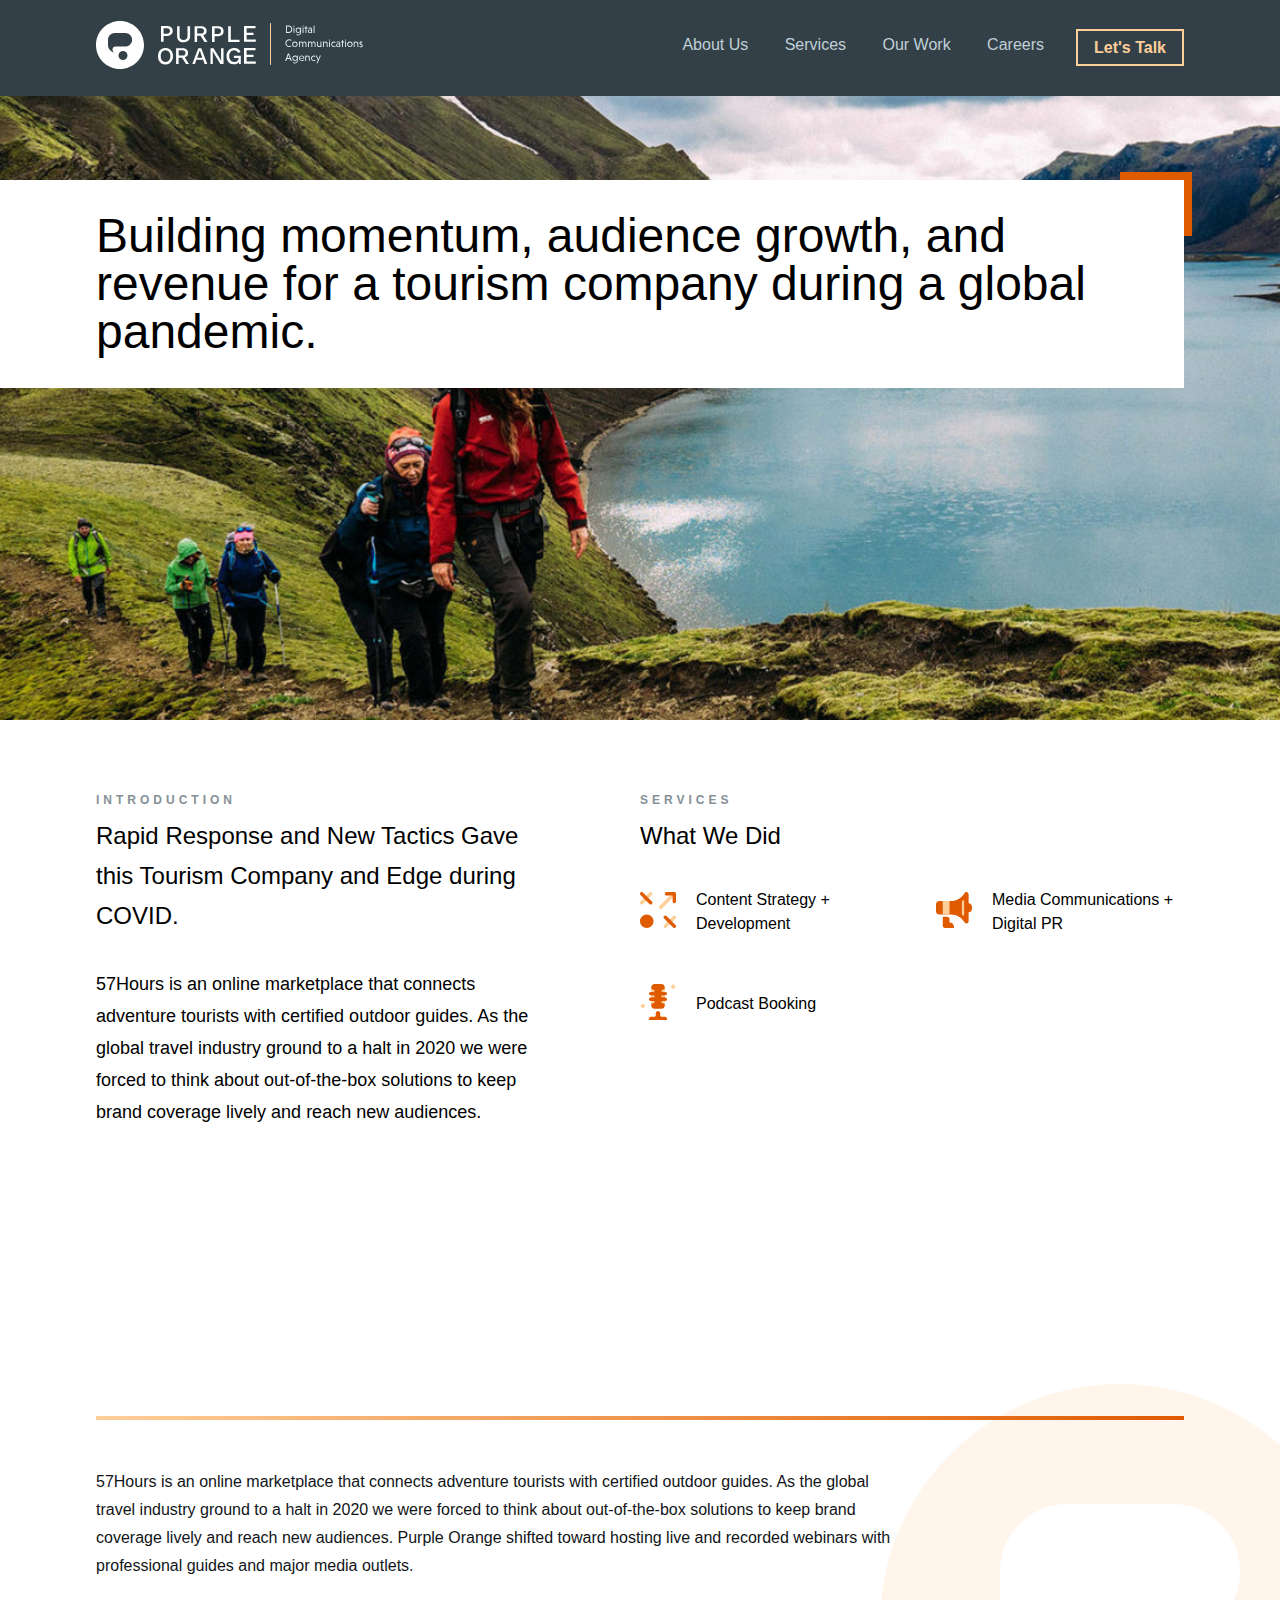
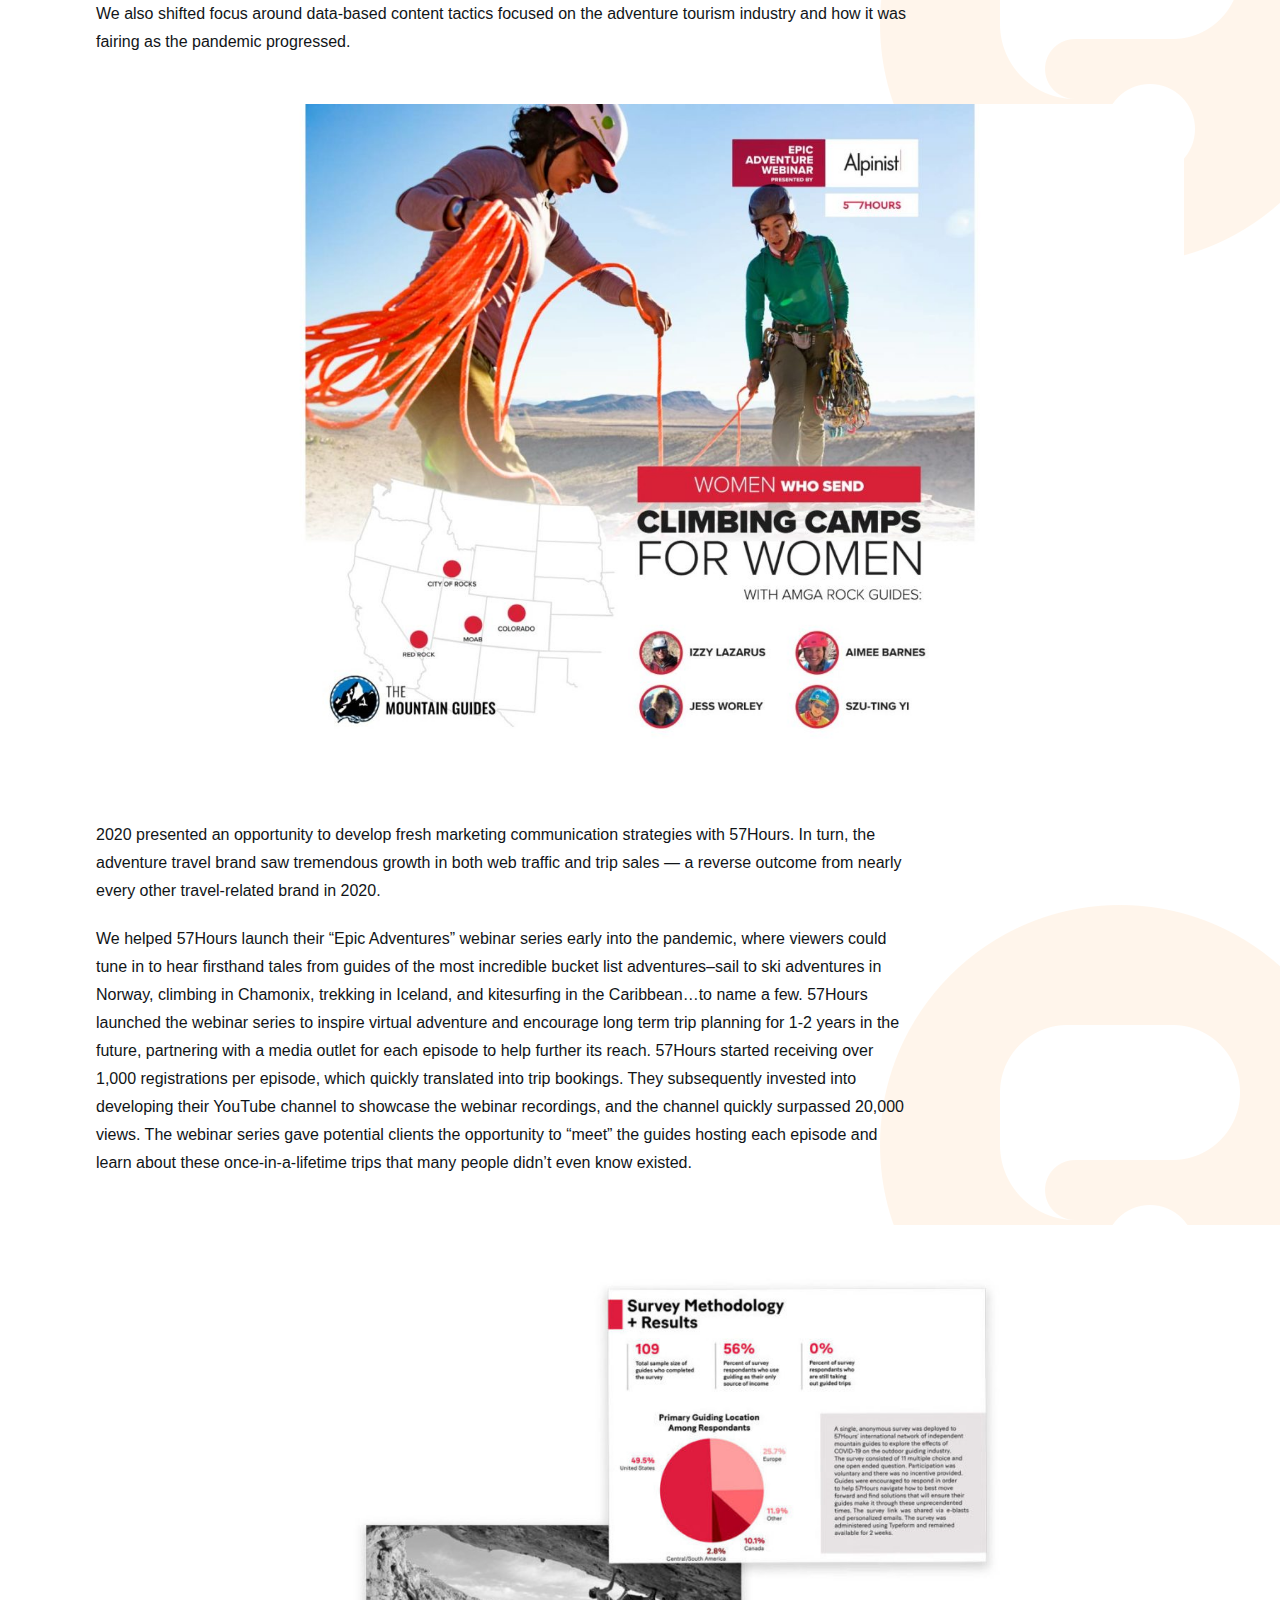
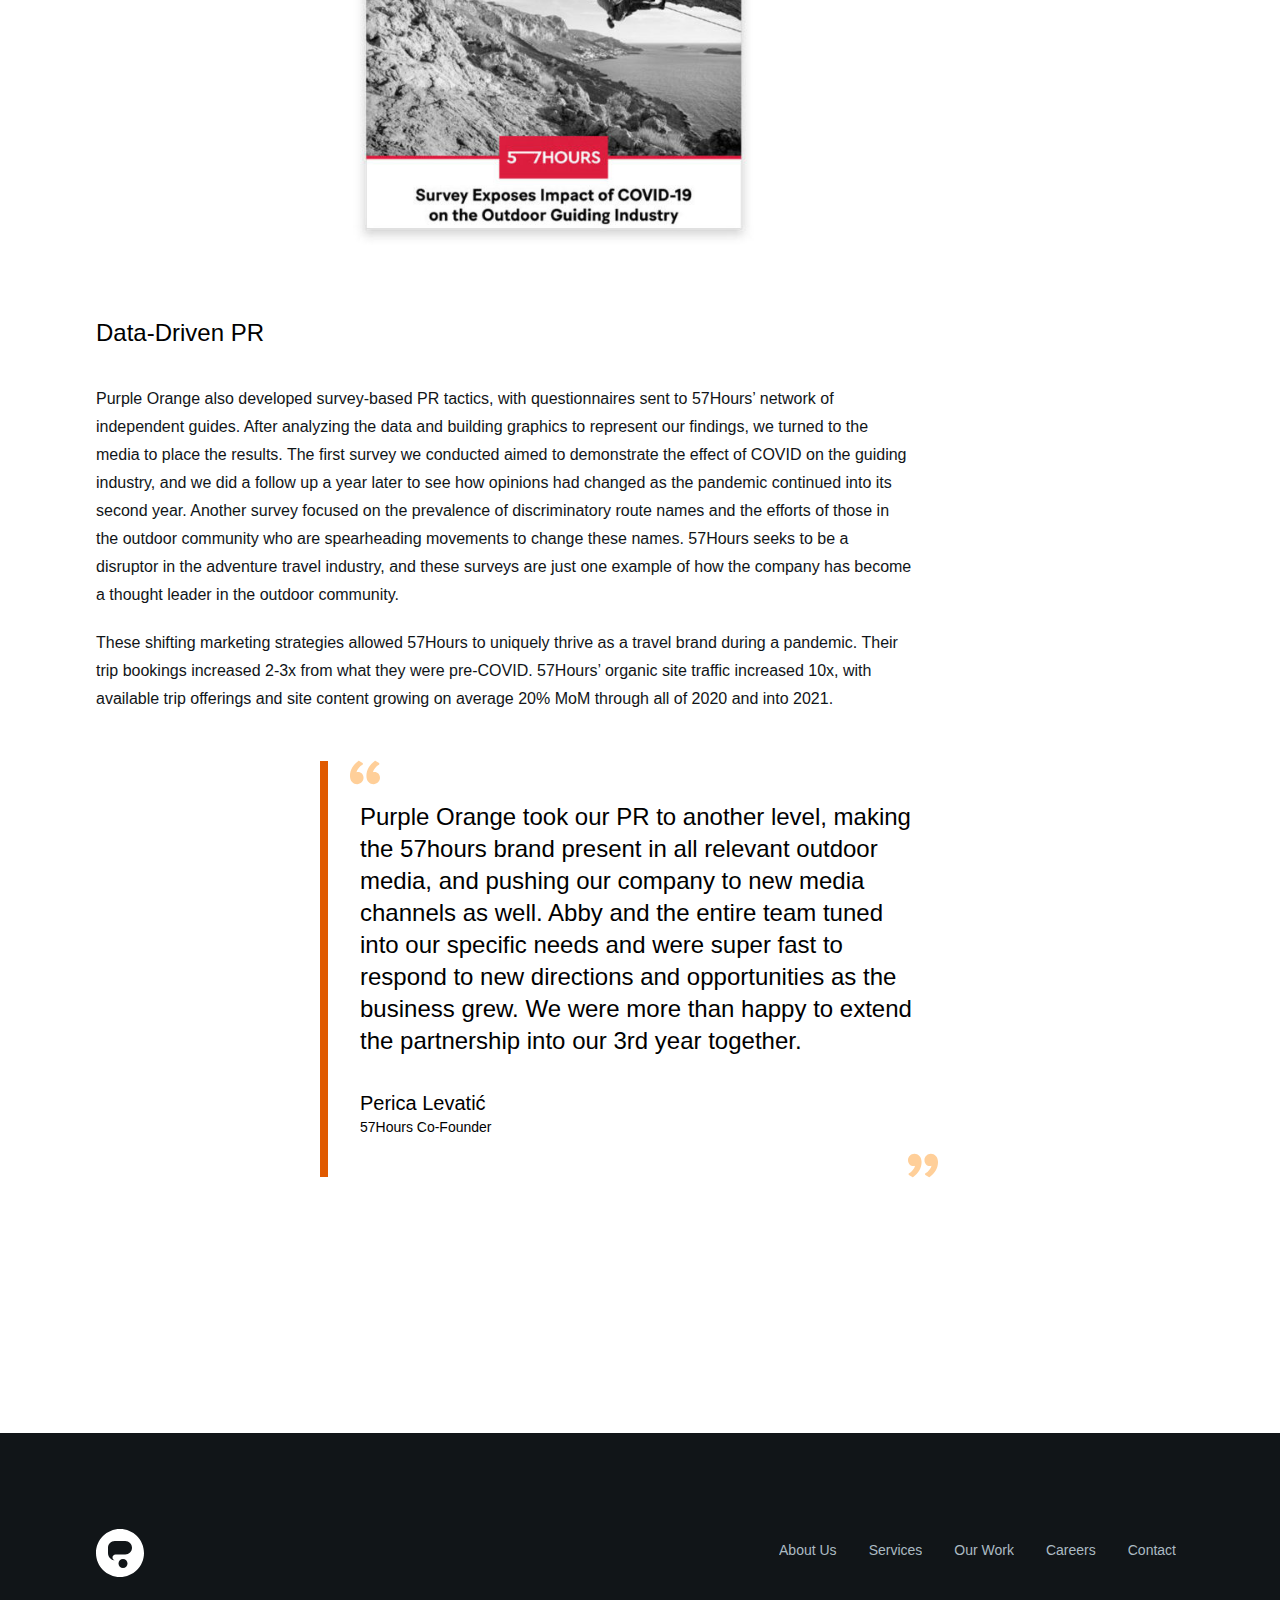
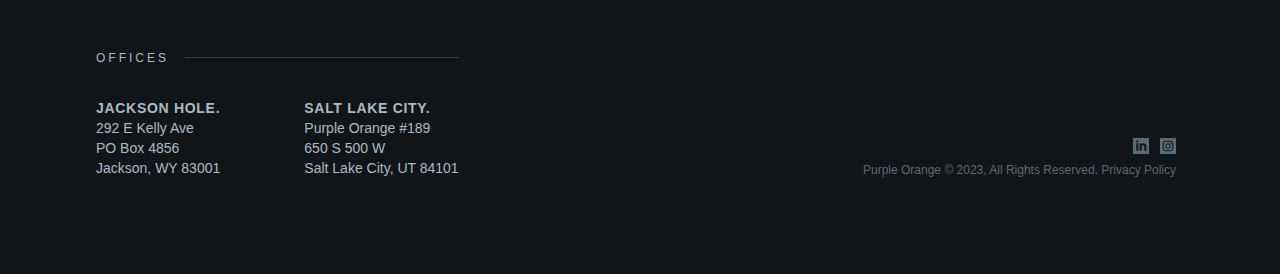
<file: case-studies/57hours/index.htm>
﻿
	<!doctype html>
<!--[if lt IE 11]><html class="no-js no-svg ie lt-ie11" lang="en-US"> <![endif]-->
<!--[if gt IE 11]><!--><html class="no-js no-svg gt-ie11" lang="en-US"> <!--<![endif]-->
<head>
    <meta charset="UTF-8">
    <meta name="description" content="Digital Communication Agency">

    <link rel="preconnect" href="https://fonts.googleapis.com"><link rel="preconnect" href="https://fonts.gstatic.com" crossorigin=""><link href="../../css2?family=Outfit:wght@300;400;500;600;700&display=swap" rel="stylesheet">

    <link rel="stylesheet" href="../../wp-content/themes/popr/global.css?v=2.4.3" type="text/css" media="screen">
    <meta http-equiv="Content-Type" content="text/html; charset=UTF-8">
    <meta http-equiv="X-UA-Compatible" content="IE=edge">
    <meta name="viewport" content="width=device-width,initial-scale=1,maximum-scale=1,user-scalable=no">
    <link rel="author" href="../../wp-content/themes/popr/humans.txt">
    <link rel="profile" href="http://gmpg.org/xfn/11">

    <link rel="stylesheet" href="../../fvp4dif.css">
    <script defer="" src="../../alpinejs%403.12.0/dist/cdn.min.js"></script>

    <link rel="stylesheet" href="../../swiper%407.4.1/swiper-bundle.min.css">
    <script src="../../swiper%407.4.1/swiper-bundle.min.js"></script>

    <meta name='robots' content='index, follow, max-image-preview:large, max-snippet:-1, max-video-preview:-1'>

	<!-- This site is optimized with the Yoast SEO plugin v20.4 - https://yoast.com/wordpress/plugins/seo/ -->
	<title>Building momentum, audience growth, and revenue for a tourism company during a global pandemic. &ndash; Purple Orange</title>
	<meta name="description" content="Purple Orange Case Studies and Success Stories &ndash; Building momentum, audience growth, and revenue for a tourism company during a global pandemic.">
	<link rel="canonical" href="index.htm">
	<meta property="og:locale" content="en_US">
	<meta property="og:type" content="article">
	<meta property="og:title" content="Building momentum, audience growth, and revenue for a tourism company during a global pandemic. &ndash; Purple Orange">
	<meta property="og:description" content="Purple Orange Case Studies and Success Stories &ndash; Building momentum, audience growth, and revenue for a tourism company during a global pandemic.">
	<meta property="og:url" content="https://purpleorange.agency/case-studies/57hours/">
	<meta property="og:site_name" content="Purple Orange">
	<meta property="article:modified_time" content="2021-12-22T19:24:51+00:00">
	<meta name="twitter:card" content="summary_large_image">
	<script type="application/ld+json" class="yoast-schema-graph">{"@context":"https://schema.org","@graph":[{"@type":"WebPage","@id":"https://purpleorange.agency/case-studies/57hours/","url":"https://purpleorange.agency/case-studies/57hours/","name":"Building momentum, audience growth, and revenue for a tourism company during a global pandemic. &ndash; Purple Orange","isPartOf":{"@id":"https://purpleorange.agency/#website"},"datePublished":"2021-12-10T18:19:22+00:00","dateModified":"2021-12-22T19:24:51+00:00","description":"Purple Orange Case Studies and Success Stories &ndash; Building momentum, audience growth, and revenue for a tourism company during a global pandemic.","breadcrumb":{"@id":"https://purpleorange.agency/case-studies/57hours/#breadcrumb"},"inLanguage":"en-US","potentialAction":[{"@type":"ReadAction","target":["https://purpleorange.agency/case-studies/57hours/"]}]},{"@type":"BreadcrumbList","@id":"https://purpleorange.agency/case-studies/57hours/#breadcrumb","itemListElement":[{"@type":"ListItem","position":1,"name":"Home","item":"https://purpleorange.agency/"},{"@type":"ListItem","position":2,"name":"Case Studies","item":"https://purpleorange.agency/case-studies/"},{"@type":"ListItem","position":3,"name":"Building momentum, audience growth, and revenue for a tourism company during a global pandemic."}]},{"@type":"WebSite","@id":"https://purpleorange.agency/#website","url":"https://purpleorange.agency/","name":"Purple Orange","description":"Digital Communication Agency","publisher":{"@id":"https://purpleorange.agency/#organization"},"potentialAction":[{"@type":"SearchAction","target":{"@type":"EntryPoint","urlTemplate":"https://purpleorange.agency/?s={search_term_string}"},"query-input":"required name=search_term_string"}],"inLanguage":"en-US"},{"@type":"Organization","@id":"https://purpleorange.agency/#organization","name":"Purple Orange – Digital Communications Agency","url":"https://purpleorange.agency/","logo":{"@type":"ImageObject","inLanguage":"en-US","@id":"https://purpleorange.agency/#/schema/logo/image/","url":"https://purpleorange.agency/wp-content/uploads/2021/12/Purple-Orange-PR.png","contentUrl":"https://purpleorange.agency/wp-content/uploads/2021/12/Purple-Orange-PR.png","width":600,"height":400,"caption":"Purple Orange – Digital Communications Agency"},"image":{"@id":"https://purpleorange.agency/#/schema/logo/image/"},"sameAs":["https://www.instagram.com/purpleorangepr/","https://www.linkedin.com/company/purple-orange-llc/"]}]}</script>
	<!-- / Yoast SEO plugin. -->


<link rel='stylesheet' id='sbi_styles-css' href='../../wp-content/plugins/instagram-feed-pro/css/sbi-styles.min.css?ver=6.2.2' type='text/css' media='all'>
<link rel='stylesheet' id='wp-block-library-css' href='../../wp-includes/css/dist/block-library/style.min.css?ver=6.1.1' type='text/css' media='all'>
<link rel='stylesheet' id='classic-theme-styles-css' href='../../wp-includes/css/classic-themes.min.css?ver=1' type='text/css' media='all'>
<style id='global-styles-inline-css' type='text/css'>
body{--wp--preset--color--black: #000000;--wp--preset--color--cyan-bluish-gray: #abb8c3;--wp--preset--color--white: #ffffff;--wp--preset--color--pale-pink: #f78da7;--wp--preset--color--vivid-red: #cf2e2e;--wp--preset--color--luminous-vivid-orange: #ff6900;--wp--preset--color--luminous-vivid-amber: #fcb900;--wp--preset--color--light-green-cyan: #7bdcb5;--wp--preset--color--vivid-green-cyan: #00d084;--wp--preset--color--pale-cyan-blue: #8ed1fc;--wp--preset--color--vivid-cyan-blue: #0693e3;--wp--preset--color--vivid-purple: #9b51e0;--wp--preset--gradient--vivid-cyan-blue-to-vivid-purple: linear-gradient(135deg,rgba(6,147,227,1) 0%,rgb(155,81,224) 100%);--wp--preset--gradient--light-green-cyan-to-vivid-green-cyan: linear-gradient(135deg,rgb(122,220,180) 0%,rgb(0,208,130) 100%);--wp--preset--gradient--luminous-vivid-amber-to-luminous-vivid-orange: linear-gradient(135deg,rgba(252,185,0,1) 0%,rgba(255,105,0,1) 100%);--wp--preset--gradient--luminous-vivid-orange-to-vivid-red: linear-gradient(135deg,rgba(255,105,0,1) 0%,rgb(207,46,46) 100%);--wp--preset--gradient--very-light-gray-to-cyan-bluish-gray: linear-gradient(135deg,rgb(238,238,238) 0%,rgb(169,184,195) 100%);--wp--preset--gradient--cool-to-warm-spectrum: linear-gradient(135deg,rgb(74,234,220) 0%,rgb(151,120,209) 20%,rgb(207,42,186) 40%,rgb(238,44,130) 60%,rgb(251,105,98) 80%,rgb(254,248,76) 100%);--wp--preset--gradient--blush-light-purple: linear-gradient(135deg,rgb(255,206,236) 0%,rgb(152,150,240) 100%);--wp--preset--gradient--blush-bordeaux: linear-gradient(135deg,rgb(254,205,165) 0%,rgb(254,45,45) 50%,rgb(107,0,62) 100%);--wp--preset--gradient--luminous-dusk: linear-gradient(135deg,rgb(255,203,112) 0%,rgb(199,81,192) 50%,rgb(65,88,208) 100%);--wp--preset--gradient--pale-ocean: linear-gradient(135deg,rgb(255,245,203) 0%,rgb(182,227,212) 50%,rgb(51,167,181) 100%);--wp--preset--gradient--electric-grass: linear-gradient(135deg,rgb(202,248,128) 0%,rgb(113,206,126) 100%);--wp--preset--gradient--midnight: linear-gradient(135deg,rgb(2,3,129) 0%,rgb(40,116,252) 100%);--wp--preset--duotone--dark-grayscale: url('#wp-duotone-dark-grayscale');--wp--preset--duotone--grayscale: url('#wp-duotone-grayscale');--wp--preset--duotone--purple-yellow: url('#wp-duotone-purple-yellow');--wp--preset--duotone--blue-red: url('#wp-duotone-blue-red');--wp--preset--duotone--midnight: url('#wp-duotone-midnight');--wp--preset--duotone--magenta-yellow: url('#wp-duotone-magenta-yellow');--wp--preset--duotone--purple-green: url('#wp-duotone-purple-green');--wp--preset--duotone--blue-orange: url('#wp-duotone-blue-orange');--wp--preset--font-size--small: 13px;--wp--preset--font-size--medium: 20px;--wp--preset--font-size--large: 36px;--wp--preset--font-size--x-large: 42px;--wp--preset--spacing--20: 0.44rem;--wp--preset--spacing--30: 0.67rem;--wp--preset--spacing--40: 1rem;--wp--preset--spacing--50: 1.5rem;--wp--preset--spacing--60: 2.25rem;--wp--preset--spacing--70: 3.38rem;--wp--preset--spacing--80: 5.06rem;}:where(.is-layout-flex){gap: 0.5em;}body .is-layout-flow > .alignleft{float: left;margin-inline-start: 0;margin-inline-end: 2em;}body .is-layout-flow > .alignright{float: right;margin-inline-start: 2em;margin-inline-end: 0;}body .is-layout-flow > .aligncenter{margin-left: auto !important;margin-right: auto !important;}body .is-layout-constrained > .alignleft{float: left;margin-inline-start: 0;margin-inline-end: 2em;}body .is-layout-constrained > .alignright{float: right;margin-inline-start: 2em;margin-inline-end: 0;}body .is-layout-constrained > .aligncenter{margin-left: auto !important;margin-right: auto !important;}body .is-layout-constrained > :where(:not(.alignleft):not(.alignright):not(.alignfull)){max-width: var(--wp--style--global--content-size);margin-left: auto !important;margin-right: auto !important;}body .is-layout-constrained > .alignwide{max-width: var(--wp--style--global--wide-size);}body .is-layout-flex{display: flex;}body .is-layout-flex{flex-wrap: wrap;align-items: center;}body .is-layout-flex > *{margin: 0;}:where(.wp-block-columns.is-layout-flex){gap: 2em;}.has-black-color{color: var(--wp--preset--color--black) !important;}.has-cyan-bluish-gray-color{color: var(--wp--preset--color--cyan-bluish-gray) !important;}.has-white-color{color: var(--wp--preset--color--white) !important;}.has-pale-pink-color{color: var(--wp--preset--color--pale-pink) !important;}.has-vivid-red-color{color: var(--wp--preset--color--vivid-red) !important;}.has-luminous-vivid-orange-color{color: var(--wp--preset--color--luminous-vivid-orange) !important;}.has-luminous-vivid-amber-color{color: var(--wp--preset--color--luminous-vivid-amber) !important;}.has-light-green-cyan-color{color: var(--wp--preset--color--light-green-cyan) !important;}.has-vivid-green-cyan-color{color: var(--wp--preset--color--vivid-green-cyan) !important;}.has-pale-cyan-blue-color{color: var(--wp--preset--color--pale-cyan-blue) !important;}.has-vivid-cyan-blue-color{color: var(--wp--preset--color--vivid-cyan-blue) !important;}.has-vivid-purple-color{color: var(--wp--preset--color--vivid-purple) !important;}.has-black-background-color{background-color: var(--wp--preset--color--black) !important;}.has-cyan-bluish-gray-background-color{background-color: var(--wp--preset--color--cyan-bluish-gray) !important;}.has-white-background-color{background-color: var(--wp--preset--color--white) !important;}.has-pale-pink-background-color{background-color: var(--wp--preset--color--pale-pink) !important;}.has-vivid-red-background-color{background-color: var(--wp--preset--color--vivid-red) !important;}.has-luminous-vivid-orange-background-color{background-color: var(--wp--preset--color--luminous-vivid-orange) !important;}.has-luminous-vivid-amber-background-color{background-color: var(--wp--preset--color--luminous-vivid-amber) !important;}.has-light-green-cyan-background-color{background-color: var(--wp--preset--color--light-green-cyan) !important;}.has-vivid-green-cyan-background-color{background-color: var(--wp--preset--color--vivid-green-cyan) !important;}.has-pale-cyan-blue-background-color{background-color: var(--wp--preset--color--pale-cyan-blue) !important;}.has-vivid-cyan-blue-background-color{background-color: var(--wp--preset--color--vivid-cyan-blue) !important;}.has-vivid-purple-background-color{background-color: var(--wp--preset--color--vivid-purple) !important;}.has-black-border-color{border-color: var(--wp--preset--color--black) !important;}.has-cyan-bluish-gray-border-color{border-color: var(--wp--preset--color--cyan-bluish-gray) !important;}.has-white-border-color{border-color: var(--wp--preset--color--white) !important;}.has-pale-pink-border-color{border-color: var(--wp--preset--color--pale-pink) !important;}.has-vivid-red-border-color{border-color: var(--wp--preset--color--vivid-red) !important;}.has-luminous-vivid-orange-border-color{border-color: var(--wp--preset--color--luminous-vivid-orange) !important;}.has-luminous-vivid-amber-border-color{border-color: var(--wp--preset--color--luminous-vivid-amber) !important;}.has-light-green-cyan-border-color{border-color: var(--wp--preset--color--light-green-cyan) !important;}.has-vivid-green-cyan-border-color{border-color: var(--wp--preset--color--vivid-green-cyan) !important;}.has-pale-cyan-blue-border-color{border-color: var(--wp--preset--color--pale-cyan-blue) !important;}.has-vivid-cyan-blue-border-color{border-color: var(--wp--preset--color--vivid-cyan-blue) !important;}.has-vivid-purple-border-color{border-color: var(--wp--preset--color--vivid-purple) !important;}.has-vivid-cyan-blue-to-vivid-purple-gradient-background{background: var(--wp--preset--gradient--vivid-cyan-blue-to-vivid-purple) !important;}.has-light-green-cyan-to-vivid-green-cyan-gradient-background{background: var(--wp--preset--gradient--light-green-cyan-to-vivid-green-cyan) !important;}.has-luminous-vivid-amber-to-luminous-vivid-orange-gradient-background{background: var(--wp--preset--gradient--luminous-vivid-amber-to-luminous-vivid-orange) !important;}.has-luminous-vivid-orange-to-vivid-red-gradient-background{background: var(--wp--preset--gradient--luminous-vivid-orange-to-vivid-red) !important;}.has-very-light-gray-to-cyan-bluish-gray-gradient-background{background: var(--wp--preset--gradient--very-light-gray-to-cyan-bluish-gray) !important;}.has-cool-to-warm-spectrum-gradient-background{background: var(--wp--preset--gradient--cool-to-warm-spectrum) !important;}.has-blush-light-purple-gradient-background{background: var(--wp--preset--gradient--blush-light-purple) !important;}.has-blush-bordeaux-gradient-background{background: var(--wp--preset--gradient--blush-bordeaux) !important;}.has-luminous-dusk-gradient-background{background: var(--wp--preset--gradient--luminous-dusk) !important;}.has-pale-ocean-gradient-background{background: var(--wp--preset--gradient--pale-ocean) !important;}.has-electric-grass-gradient-background{background: var(--wp--preset--gradient--electric-grass) !important;}.has-midnight-gradient-background{background: var(--wp--preset--gradient--midnight) !important;}.has-small-font-size{font-size: var(--wp--preset--font-size--small) !important;}.has-medium-font-size{font-size: var(--wp--preset--font-size--medium) !important;}.has-large-font-size{font-size: var(--wp--preset--font-size--large) !important;}.has-x-large-font-size{font-size: var(--wp--preset--font-size--x-large) !important;}
.wp-block-navigation a:where(:not(.wp-element-button)){color: inherit;}
:where(.wp-block-columns.is-layout-flex){gap: 2em;}
.wp-block-pullquote{font-size: 1.5em;line-height: 1.6;}
</style>
<script type='text/javascript' src='../../wp-includes/js/jquery/jquery.min.js?ver=3.6.1' id='jquery-core-js'></script>
<script type='text/javascript' src='../../wp-includes/js/jquery/jquery-migrate.min.js?ver=3.3.2' id='jquery-migrate-js'></script>
<link rel="https://api.w.org/" href="../../wp-json/index.htm"><link rel="alternate" type="application/json" href="../../wp-json/wp/v2/case-studies/570"><link rel="EditURI" type="application/rsd+xml" title="RSD" href="../../xmlrpc.php?rsd">
<link rel="wlwmanifest" type="application/wlwmanifest+xml" href="../../wp-includes/wlwmanifest.xml">
<link rel='shortlink' href='../../index.htm?p=570'>
<link rel="alternate" type="application/json+oembed" href="../../wp-json/oembed/1.0/embed-22?url=https%3A%2F%2Fpurpleorange.agency%2Fcase-studies%2F57hours%2F">
<link rel="alternate" type="text/xml+oembed" href="../../wp-json/oembed/1.0/embed-23?url=https%3A%2F%2Fpurpleorange.agency%2Fcase-studies%2F57hours%2F&#038;format=xml">
<link rel="icon" href="../../wp-content/uploads/2021/11/cropped-favicon-32x32.png" sizes="32x32">
<link rel="icon" href="../../wp-content/uploads/2021/11/cropped-favicon-192x192.png" sizes="192x192">
<link rel="apple-touch-icon" href="../../wp-content/uploads/2021/11/cropped-favicon-180x180.png">
<meta name="msapplication-TileImage" content="https://purpleorange.agency/wp-content/uploads/2021/11/cropped-favicon-270x270.png">

		</head>


	<body class="case_studies-template-default single single-case_studies postid-570" x-data="{ open: false }" :class="{ 'overflow-y-hidden': open }">
		<a class="sr-only skip-link" href="#content">Skip to content</a>

					
<header id="header-site" class="relative z-40 font-bold bg-gray text-offwhite">

    <div class="container flex items-center justify-between w-full h-24">
        <div class="z-50 flex items-center h-full logo">
            <h1 class="sr-only">
                <a href="../../index.htm" rel="home">Purple Orange</a>
            </h1>
            <a href="../../index.htm" rel="home" title="Purple Orange">
                <span class="md:hidden">
                    <?xml version="1.0" encoding="UTF-8"?>
<svg width="160px" height="48px" viewbox="0 0 160 48" version="1.1" xmlns="http://www.w3.org/2000/svg" xmlns:xlink="http://www.w3.org/1999/xlink">
    <title>Purple Orange Logo + Wordmark</title>
    <g id="Purple-Orange-Logo-/-48px-/-Logo-+-Wordmark-/-Black" stroke="none" stroke-width="1" fill="none" fill-rule="evenodd">
        <path d="M105.0544,5.16 L105.38896,5.16565333 C106.928587,5.21841778 108.165067,5.64053333 109.0984,6.432 C110.0984,7.28 110.5984,8.424 110.5984,9.864 C110.5984,11.352 110.0984,12.5 109.0984,13.308 L108.89376,13.4642133 C108.40544,13.8161422 107.841333,14.0800889 107.20144,14.2560533 L107.1614,14.267 L111.5344,21 L108.5824,21 L104.5484,14.664 L101.1424,14.664 L101.1424,21 L98.5984,21 L98.5984,5.16 L105.0544,5.16 Z M104.8624,7.344 L101.1424,7.344 L101.1424,12.528 L104.8624,12.528 C105.9024,12.528 106.6744,12.316 107.1784,11.892 C107.6824,11.468 107.9344,10.816 107.9344,9.936 C107.9344,9.072 107.6824,8.424 107.1784,7.992 C106.6744,7.56 105.9024,7.344 104.8624,7.344 Z" id="Combined-Shape" fill="#FFFFFF" fill-rule="nonzero"></path>
        <path d="M122.1296,5.16 L122.46572,5.166 C123.46004,5.202 124.328,5.4 125.0696,5.76 C125.8936,6.16 126.5376,6.728 127.0016,7.464 C127.4656,8.2 127.6976,9.088 127.6976,10.128 C127.6976,11.152 127.4656,12.036 127.0016,12.78 C126.5376,13.524 125.8936,14.096 125.0696,14.496 C124.2456,14.896 123.2656,15.096 122.1296,15.096 L118.6016,15.096 L118.6016,21 L116.0336,21 L116.0336,5.16 L122.1296,5.16 Z M121.7216,7.344 L118.6016,7.344 L118.6016,12.888 L121.7216,12.888 C122.8576,12.888 123.6936,12.652 124.2296,12.18 C124.7656,11.708 125.0336,11.024 125.0336,10.128 C125.0336,9.216 124.7656,8.524 124.2296,8.052 C123.6936,7.58 122.8576,7.344 121.7216,7.344 Z" id="Combined-Shape" fill="#FFFFFF" fill-rule="nonzero"></path>
        <path d="M69.464,27 C71,27 72.328,27.328 73.448,27.984 C74.568,28.64 75.432,29.576 76.04,30.792 C76.648,32.008 76.952,33.464 76.952,35.16 C76.952,36.856 76.648,38.312 76.04,39.528 C75.432,40.744 74.568,41.68 73.448,42.336 C72.328,42.992 71,43.32 69.464,43.32 C67.944,43.32 66.624,42.992 65.504,42.336 C64.384,41.68 63.52,40.744 62.912,39.528 C62.304,38.312 62,36.856 62,35.16 C62,33.464 62.304,32.008 62.912,30.792 C63.52,29.576 64.384,28.64 65.504,27.984 C66.624,27.328 67.944,27 69.464,27 Z M69.464,29.232 C68.472,29.232 67.62,29.464 66.908,29.928 C66.196,30.392 65.648,31.064 65.264,31.944 C64.88,32.824 64.688,33.896 64.688,35.16 C64.688,36.408 64.88,37.476 65.264,38.364 C65.648,39.252 66.196,39.928 66.908,40.392 C67.62,40.856 68.472,41.088 69.464,41.088 C70.472,41.088 71.332,40.856 72.044,40.392 C72.756,39.928 73.304,39.252 73.688,38.364 C74.072,37.476 74.264,36.408 74.264,35.16 C74.264,33.896 74.072,32.824 73.688,31.944 C73.304,31.064 72.756,30.392 72.044,29.928 C71.332,29.464 70.472,29.232 69.464,29.232 Z" id="Combined-Shape" fill="#FFFFFF" fill-rule="nonzero"></path>
        <path d="M86.5968,27.16 L86.93136,27.1656533 C88.4709867,27.2184178 89.7074667,27.6405333 90.6408,28.432 C91.6408,29.28 92.1408,30.424 92.1408,31.864 C92.1408,33.352 91.6408,34.5 90.6408,35.308 L90.43616,35.4642133 C89.94784,35.8161422 89.3837333,36.0800889 88.74384,36.2560533 L88.7028,36.267 L93.0768,43 L90.1248,43 L86.0898,36.664 L82.6848,36.664 L82.6848,43 L80.1408,43 L80.1408,27.16 L86.5968,27.16 Z M86.4048,29.344 L82.6848,29.344 L82.6848,34.528 L86.4048,34.528 C87.4448,34.528 88.2168,34.316 88.7208,33.892 C89.2248,33.468 89.4768,32.816 89.4768,31.936 C89.4768,31.072 89.2248,30.424 88.7208,29.992 C88.2168,29.56 87.4448,29.344 86.4048,29.344 Z" id="Combined-Shape" fill="#FFFFFF" fill-rule="nonzero"></path>
        <path d="M105.3136,27.16 L111.2896,43 L108.5776,43 L107.0826,38.848 L100.4116,38.848 L98.9056,43 L96.2656,43 L102.2416,27.16 L105.3136,27.16 Z M103.7776,29.392 L103.7056,29.392 L103.0336,31.624 L101.1686,36.76 L106.3306,36.76 L104.4976,31.672 L103.7776,29.392 Z" id="Combined-Shape" fill="#FFFFFF" fill-rule="nonzero"></path>
        <path d="M71.096,5 L71.43212,5.006 C72.42644,5.042 73.2944,5.24 74.036,5.6 C74.86,6 75.504,6.568 75.968,7.304 C76.432,8.04 76.664,8.928 76.664,9.968 C76.664,10.992 76.432,11.876 75.968,12.62 C75.504,13.364 74.86,13.936 74.036,14.336 C73.212,14.736 72.232,14.936 71.096,14.936 L67.568,14.936 L67.568,20.84 L65,20.84 L65,5 L71.096,5 Z M70.688,7.184 L67.568,7.184 L67.568,12.728 L70.688,12.728 C71.824,12.728 72.66,12.492 73.196,12.02 C73.732,11.548 74,10.864 74,9.968 C74,9.056 73.732,8.364 73.196,7.892 C72.66,7.42 71.824,7.184 70.688,7.184 Z" id="Combined-Shape" fill="#FFFFFF" fill-rule="nonzero"></path>
        <path d="M87.6192,21.24 C89.7312,21.24 91.3392,20.712 92.4432,19.656 C93.5472,18.6 94.0992,17.024 94.0992,14.928 L94.0992,14.928 L94.0992,5.16 L91.5312,5.16 L91.5312,14.616 C91.5312,16.104 91.2112,17.208 90.5712,17.928 C89.9312,18.648 88.9472,19.008 87.6192,19.008 C86.3072,19.008 85.3312,18.648 84.6912,17.928 C84.0512,17.208 83.7312,16.104 83.7312,14.616 L83.7312,14.616 L83.7312,5.16 L81.1632,5.16 L81.1632,14.928 C81.1632,17.024 81.7192,18.6 82.8312,19.656 C83.9432,20.712 85.5392,21.24 87.6192,21.24 Z" id="Path" fill="#FFFFFF" fill-rule="nonzero"></path>
        <polygon id="Path" fill="#FFFFFF" fill-rule="nonzero" points="143.5008 21 143.5008 18.792 134.7648 18.792 134.7648 5.16 132.1968 5.16 132.1968 21"></polygon>
        <polygon id="Path" fill="#FFFFFF" fill-rule="nonzero" points="159.808 20.84 159.808 18.632 150.568 18.632 150.568 13.928 157.528 13.928 157.528 11.768 150.568 11.768 150.568 7.208 159.472 7.208 159.472 5 148 5 148 20.84"></polygon>
        <polygon id="Path" fill="#FFFFFF" fill-rule="nonzero" points="116.8304 43 116.8304 32.776 116.7344 30.208 116.7584 30.208 118.2944 33.016 124.4144 43 127.4624 43 127.4624 27.16 125.0864 27.16 125.0864 37.384 125.1824 39.976 125.1584 39.976 123.5984 37.12 117.5024 27.16 114.4784 27.16 114.4784 43"></polygon>
        <path d="M137.9712,43.24 C139.3152,43.24 140.4312,42.96 141.3192,42.4 C141.9112,42.0266667 142.3912,41.5537778 142.7592,40.9813333 L142.7972,40.919 L142.8912,43 L144.8112,43 L144.8112,34.84 L137.9232,34.84 L137.9232,36.928 L142.5312,36.928 L142.5312,37.384 C142.5312,38.008 142.4232,38.548 142.2072,39.004 C141.9912,39.46 141.6912,39.836 141.3072,40.132 C140.9232,40.428 140.4752,40.652 139.9632,40.804 C139.4512,40.956 138.8992,41.032 138.3072,41.032 C137.2192,41.032 136.3032,40.8 135.5592,40.336 C134.8152,39.872 134.2592,39.196 133.8912,38.308 C133.5232,37.42 133.3392,36.344 133.3392,35.08 C133.3392,33.832 133.5472,32.764 133.9632,31.876 C134.3792,30.988 134.9592,30.312 135.7032,29.848 C136.4472,29.384 137.3152,29.152 138.3072,29.152 C139.2992,29.152 140.1432,29.372 140.8392,29.812 C141.5352,30.252 142.0352,30.912 142.3392,31.792 L142.3392,31.792 L144.7152,30.664 C144.1072,29.384 143.2952,28.44 142.2792,27.832 C141.2632,27.224 139.9312,26.92 138.2832,26.92 C136.7792,26.92 135.4472,27.252 134.2872,27.916 C133.1272,28.58 132.2312,29.52 131.5992,30.736 C130.9672,31.952 130.6512,33.4 130.6512,35.08 C130.6512,36.792 130.9552,38.252 131.5632,39.46 C132.1712,40.668 133.0192,41.6 134.1072,42.256 C135.1952,42.912 136.4832,43.24 137.9712,43.24 Z" id="Path" fill="#FFFFFF" fill-rule="nonzero"></path>
        <polygon id="Path" fill="#FFFFFF" fill-rule="nonzero" points="159.808 42.84 159.808 40.632 150.568 40.632 150.568 35.928 157.528 35.928 157.528 33.768 150.568 33.768 150.568 29.208 159.472 29.208 159.472 27 148 27 148 42.84"></polygon>
        <g id="Purple-Orange-Logo-/-48px-/-Logo" fill="#FFFFFF">
            <path d="M24,0 C37.254834,0 48,10.745166 48,24 C48,37.254834 37.254834,48 24,48 C10.745166,48 0,37.254834 0,24 C0,10.745166 10.745166,0 24,0 Z M27,30 C24.5147186,30 22.5,32.0147186 22.5,34.5 C22.5,36.9852814 24.5147186,39 27,39 C29.4852814,39 31.5,36.9852814 31.5,34.5 C31.5,32.0147186 29.4852814,30 27,30 Z M29.25,12 L18.75,12 C15.0220779,12 12,15.0220779 12,18.75 L12,24 C12,28.1421356 15.3578644,31.5 19.5,31.5 C17.8431458,31.5 16.5,30.1568542 16.5,28.5 C16.5,26.8431458 17.8431458,25.5 19.5,25.5 L29.25,25.5 C32.9779221,25.5 36,22.4779221 36,18.75 C36,15.0220779 32.9779221,12 29.25,12 Z" id="Combined-Shape"></path>
        </g>
    </g>
</svg>
                </span>
                <span class="hidden md:inline-block">
                    <svg width="279px" height="48px" version="1.1" id="Layer_1" xmlns="http://www.w3.org/2000/svg" xmlns:xlink="http://www.w3.org/1999/xlink" x="0px" y="0px" viewbox="0 0 279 48" style="enable-background:new 0 0 279 48;" xml:space="preserve">
<style type="text/css">
	.st0{fill:#FFFFFF;}
	.st1{fill-rule:evenodd;clip-rule:evenodd;fill:#FFFFFF;}
	.st2{fill:none;stroke:#FFCF99;stroke-linecap:round;}
	.st3{enable-background:new    ;}
	.st4{fill:#E4EDF1;}
</style>
<g id="Symbols">
	<g id="Comps-Elements-_-Navigation-_-Navbar-_-Desktop-_-White">
		<g id="Group">
			<g id="Purple-Orange-Logo-_-48px-_-Logo">
				<path id="Combined-Shape" class="st0" d="M105.1,5.2h0.3c1.3,0,2.7,0.4,3.7,1.3c1,0.9,1.6,2.1,1.5,3.4c0.1,1.3-0.5,2.6-1.5,3.4
					l0,0l-0.2,0.1c-0.5,0.4-1.1,0.6-1.7,0.8l0,0l4.3,6.8h-3l-4-6.3h-3.4V21h-2.5V5.2H105.1z M104.9,7.3h-3.7v5.2h3.7
					c0.8,0.1,1.6-0.2,2.3-0.6c0.5-0.5,0.8-1.3,0.8-2c0-0.7-0.2-1.4-0.8-1.9C106.5,7.5,105.7,7.3,104.9,7.3L104.9,7.3z"></path>
				<path id="Combined-Shape-2" class="st0" d="M122.1,5.2h0.3c0.9,0,1.8,0.2,2.6,0.6c0.8,0.4,1.5,1,1.9,1.7
					c0.5,0.8,0.7,1.7,0.7,2.7c0,0.9-0.2,1.9-0.7,2.7c-0.5,0.7-1.1,1.3-1.9,1.7c-0.9,0.4-1.9,0.6-2.9,0.6h-3.5V21H116V5.2H122.1z
					 M121.7,7.3h-3.1v5.6h3.1c0.9,0.1,1.8-0.2,2.5-0.7c0.5-0.5,0.8-1.2,0.8-2c0.1-0.8-0.2-1.5-0.8-2.1
					C123.5,7.6,122.6,7.3,121.7,7.3L121.7,7.3z"></path>
				<path id="Combined-Shape-3" class="st0" d="M69.5,27c1.4,0,2.8,0.3,4,1c1.1,0.7,2,1.6,2.5,2.8c0.7,1.4,1,2.9,1,4.4
					c0,1.5-0.3,3-1,4.4c-0.6,1.2-1.5,2.1-2.6,2.8c-2.5,1.3-5.5,1.3-8,0c-1.1-0.7-2-1.6-2.6-2.8c-0.6-1.4-0.9-2.9-0.8-4.4
					c0-1.5,0.3-3,0.9-4.4c0.6-1.2,1.5-2.1,2.6-2.8C66.7,27.3,68.1,27,69.5,27z M69.5,29.2c-1.8-0.1-3.5,1-4.2,2.7
					c-0.4,1-0.6,2.1-0.6,3.2c0,1.1,0.2,2.2,0.6,3.2c0.7,1.7,2.4,2.8,4.2,2.7c0.9,0,1.8-0.2,2.6-0.7c0.7-0.5,1.3-1.2,1.7-2
					c0.4-1,0.6-2.1,0.6-3.2c0-1.1-0.2-2.2-0.6-3.2c-0.3-0.8-0.9-1.5-1.7-2C71.3,29.5,70.4,29.2,69.5,29.2z"></path>
				<path id="Combined-Shape-4" class="st0" d="M86.6,27.2h0.3c1.3,0,2.7,0.4,3.7,1.3c1,0.9,1.6,2.1,1.5,3.4
					c0.1,1.3-0.5,2.6-1.5,3.4l0,0l-0.2,0.2c-0.5,0.4-1.1,0.6-1.7,0.8l0,0l4.3,6.8h-3l-4-6.3h-3.4V43h-2.5V27.2H86.6z M86.4,29.3
					h-3.7v5.2h3.7c0.8,0.1,1.6-0.2,2.3-0.6c0.5-0.5,0.8-1.2,0.8-2c0.1-0.7-0.2-1.5-0.8-2C88,29.5,87.2,29.2,86.4,29.3L86.4,29.3z"></path>
				<path id="Combined-Shape-5" class="st0" d="M105.3,27.2l6,15.8h-2.7l-1.5-4.2h-6.7L98.9,43h-2.6l6-15.8H105.3z M103.8,29.4
					L103.8,29.4l-0.8,2.2l-1.9,5.1h5.2l-1.8-5.1L103.8,29.4z"></path>
				<path id="Combined-Shape-6" class="st0" d="M71.1,5h0.3c0.9,0,1.8,0.2,2.6,0.6c0.8,0.4,1.5,1,2,1.7c0.5,0.8,0.7,1.8,0.7,2.7
					c0,0.9-0.2,1.8-0.7,2.6c-0.5,0.8-1.2,1.4-2,1.7c-0.9,0.4-1.9,0.6-2.9,0.6h-3.5v5.9H65V5H71.1z M70.7,7.2h-3.1v5.6h3.1
					c0.9,0.1,1.8-0.2,2.5-0.7c0.5-0.5,0.8-1.2,0.8-2c0.1-0.8-0.2-1.5-0.8-2.1C72.5,7.4,71.6,7.1,70.7,7.2L70.7,7.2z"></path>
				<path id="Path" class="st0" d="M87.6,21.2c1.8,0.1,3.5-0.4,4.8-1.6c1.2-1.3,1.8-3,1.7-4.7l0,0V5.2h-2.6v9.5
					c0.1,1.2-0.3,2.4-1,3.3c-1.7,1.4-4.2,1.4-5.9,0c-0.7-0.9-1.1-2.1-1-3.3l0,0V5.2h-2.5v9.8c-0.1,1.7,0.5,3.5,1.7,4.7
					C84.2,20.8,85.9,21.4,87.6,21.2z"></path>
				<polygon id="Path-2" class="st0" points="143.5,21 143.5,18.8 134.8,18.8 134.8,5.2 132.2,5.2 132.2,21 				"></polygon>
				<polygon id="Path-3" class="st0" points="159.8,20.8 159.8,18.6 150.6,18.6 150.6,13.9 157.5,13.9 157.5,11.8 150.6,11.8 
					150.6,7.2 159.5,7.2 159.5,5 148,5 148,20.8 				"></polygon>
				<polygon id="Path-4" class="st0" points="116.8,43 116.8,32.8 116.7,30.2 116.8,30.2 118.3,33 124.4,43 127.5,43 127.5,27.2 
					125.1,27.2 125.1,37.4 125.2,40 125.2,40 123.6,37.1 117.5,27.2 114.5,27.2 114.5,43 				"></polygon>
				<path id="Path-5" class="st0" d="M138,43.2c1.2,0,2.3-0.2,3.4-0.8c0.6-0.4,1-0.8,1.4-1.4v-0.1l0.1,2.1h1.9v-8.2h-6.9v2.1h4.6
					v0.5c0,0.6-0.1,1.1-0.3,1.6c-0.2,0.4-0.5,0.8-0.9,1.1c-0.4,0.3-0.9,0.5-1.4,0.7c-0.5,0.2-1.1,0.2-1.6,0.2c-1,0-1.9-0.2-2.8-0.7
					c-0.8-0.5-1.3-1.2-1.7-2c-0.4-1-0.6-2.1-0.6-3.2c0-1.1,0.2-2.2,0.6-3.2c0.4-0.8,1-1.5,1.7-2c0.8-0.5,1.7-0.7,2.6-0.7
					c0.9,0,1.8,0.2,2.5,0.7c0.7,0.5,1.3,1.2,1.5,2l0,0l2.4-1.1c-0.5-1.2-1.4-2.2-2.4-2.8c-1.2-0.7-2.6-1-4-0.9c-1.4,0-2.8,0.3-4,1
					c-1.2,0.7-2.1,1.6-2.7,2.8c-0.7,1.3-1,2.8-0.9,4.3c0,1.5,0.3,3,0.9,4.4c0.6,1.2,1.4,2.1,2.6,2.8C135.3,43,136.6,43.3,138,43.2z"></path>
				<polygon id="Path-6" class="st0" points="159.8,42.8 159.8,40.6 150.6,40.6 150.6,35.9 157.5,35.9 157.5,33.8 150.6,33.8 
					150.6,29.2 159.5,29.2 159.5,27 148,27 148,42.8 				"></polygon>
				<g id="Combined-Shape-7">
					<path class="st1" d="M24,0c13.3,0,24,10.7,24,24S37.3,48,24,48S0,37.3,0,24S10.7,0,24,0z M27,30c-2.5,0-4.5,2-4.5,4.5
						s2,4.5,4.5,4.5s4.5-2,4.5-4.5C31.5,32,29.5,30,27,30C27,30,27,30,27,30z M29.2,12H18.8C15,12,12,15,12,18.8l0,0V24
						c0,4.1,3.4,7.5,7.5,7.5c-1.7,0-3-1.3-3-3s1.3-3,3-3h9.8c3.7,0,6.8-3,6.8-6.8S33,12,29.2,12z"></path>
				</g>
			</g>
			<line id="Line" class="st2" x1="174.5" y1="2.5" x2="174.5" y2="43.5"></line>
			<g id="Digital-Communicatio">
				<g class="st3">
					<path class="st4" d="M190,4.5h2.6c2.2,0,3.7,1.6,3.7,3.7s-1.4,3.7-3.7,3.7H190V4.5z M190.9,5.4v5.7h1.7c1.7,0,2.7-1.2,2.7-2.8
						c0-1.6-1-2.8-2.7-2.8H190.9z"></path>
				</g>
				<g class="st3">
					<path class="st4" d="M197.9,4.4c0.4,0,0.6,0.3,0.6,0.6s-0.3,0.6-0.6,0.6c-0.3,0-0.6-0.3-0.6-0.6S197.6,4.4,197.9,4.4z
						 M198.4,12h-0.9V6.6h0.9V12z"></path>
					<path class="st4" d="M205.1,6.6v5c0,1.7-1.1,2.8-2.8,2.8c-0.8,0-1.5-0.2-1.9-0.5v-1c0.4,0.3,1.2,0.6,1.9,0.6
						c1.1,0,1.9-0.7,1.9-1.8v-0.9c-0.4,0.7-1.1,1.1-2,1.1c-1.5,0-2.6-1.2-2.6-2.7c0-1.5,1.1-2.7,2.6-2.7c0.9,0,1.6,0.5,2,1.2V6.6
						H205.1z M202.3,7.4c-1,0-1.8,0.8-1.8,1.8c0,1,0.8,1.8,1.8,1.8c1,0,1.8-0.8,1.8-1.8C204.1,8.2,203.4,7.4,202.3,7.4z"></path>
					<path class="st4" d="M207.1,4.4c0.4,0,0.6,0.3,0.6,0.6s-0.3,0.6-0.6,0.6c-0.3,0-0.6-0.3-0.6-0.6S206.7,4.4,207.1,4.4z
						 M207.5,12h-0.9V6.6h0.9V12z"></path>
				</g>
				<g class="st3">
					<path class="st4" d="M209.5,12V7.4h-1V6.6h1V5.3l0.9-0.2v1.5h1.1v0.8h-1.1V12H209.5z"></path>
				</g>
				<g class="st3">
					<path class="st4" d="M212.5,6.9c0.4-0.2,0.9-0.4,1.5-0.4c1.2,0,2.1,0.6,2.1,2.1V12h-0.9v-0.6c-0.3,0.4-0.8,0.7-1.4,0.7
						c-1.2,0-1.9-0.8-1.9-1.8c0-1,0.8-1.8,1.9-1.8c0.6,0,1.1,0.3,1.4,0.6V8.6c0-0.9-0.6-1.2-1.2-1.2c-0.5,0-1,0.2-1.5,0.4V6.9z
						 M214,11.4c0.6,0,1.2-0.5,1.2-1.1c0-0.6-0.5-1.1-1.2-1.1c-0.6,0-1.2,0.5-1.2,1.1C212.8,10.9,213.3,11.4,214,11.4z"></path>
					<path class="st4" d="M218.5,12h-0.9V4.4h0.9V12z"></path>
				</g>
				<g class="st3">
					<path class="st4" d="M195.3,25.6c-0.6,0.3-1.2,0.5-2,0.5c-2.2,0-3.9-1.7-3.9-3.9s1.7-3.9,3.9-3.9c0.7,0,1.4,0.2,2,0.5V20
						c-0.5-0.4-1.2-0.7-2-0.7c-1.6,0-2.9,1.3-2.9,2.9c0,1.6,1.2,2.9,2.9,2.9c0.8,0,1.5-0.3,2-0.7V25.6z"></path>
				</g>
				<g class="st3">
					<path class="st4" d="M198.9,20.5c1.6,0,2.8,1.2,2.8,2.8c0,1.6-1.2,2.8-2.8,2.8c-1.6,0-2.8-1.2-2.8-2.8
						C196.1,21.8,197.3,20.5,198.9,20.5z M198.9,25.2c1.1,0,1.8-0.8,1.8-1.9c0-1-0.8-1.9-1.8-1.9c-1,0-1.8,0.8-1.8,1.9
						C197,24.4,197.8,25.2,198.9,25.2z"></path>
					<path class="st4" d="M203.8,21.4c0.3-0.5,0.8-0.8,1.5-0.8c0.8,0,1.4,0.4,1.7,1.1c0.2-0.7,0.8-1.1,1.6-1.1c1.1,0,1.9,0.8,1.9,2
						V26h-0.9v-3.2c0-0.9-0.5-1.3-1.2-1.3c-0.7,0-1.2,0.5-1.2,1.3V26h-0.9v-3.2c0-0.9-0.5-1.3-1.2-1.3c-0.7,0-1.2,0.4-1.2,1.2V26
						h-0.9v-5.4h0.9V21.4z"></path>
					<path class="st4" d="M212.9,21.4c0.3-0.5,0.8-0.8,1.5-0.8c0.8,0,1.4,0.4,1.7,1.1c0.2-0.7,0.8-1.1,1.6-1.1c1.1,0,1.9,0.8,1.9,2
						V26h-0.9v-3.2c0-0.9-0.5-1.3-1.2-1.3s-1.2,0.5-1.2,1.3V26h-0.9v-3.2c0-0.9-0.5-1.3-1.2-1.3c-0.7,0-1.2,0.4-1.2,1.2V26h-0.9
						v-5.4h0.9V21.4z"></path>
					<path class="st4" d="M224.6,25.2c-0.3,0.6-0.8,0.9-1.6,0.9c-1.2,0-2-0.9-2-2.1v-3.3h0.9v3.1c0,0.8,0.5,1.4,1.3,1.4
						c0.8,0,1.3-0.5,1.3-1.4v-3.2h0.9V26h-0.9V25.2z"></path>
					<path class="st4" d="M228,21.5c0.3-0.6,0.8-1,1.6-1c1.2,0,2,0.9,2,2.1V26h-0.9v-3.1c0-0.8-0.5-1.4-1.4-1.4
						c-0.8,0-1.3,0.5-1.4,1.4V26h-0.9v-5.4h0.9V21.5z"></path>
					<path class="st4" d="M233.5,18.4c0.4,0,0.6,0.3,0.6,0.6s-0.3,0.6-0.6,0.6c-0.3,0-0.6-0.3-0.6-0.6S233.2,18.4,233.5,18.4z
						 M234,26h-0.9v-5.4h0.9V26z"></path>
				</g>
				<g class="st3">
					<path class="st4" d="M239.4,25.7c-0.4,0.2-0.9,0.4-1.4,0.4c-1.6,0-2.8-1.2-2.8-2.8c0-1.6,1.2-2.8,2.8-2.8c0.5,0,1,0.1,1.4,0.4
						v1c-0.4-0.3-0.8-0.5-1.4-0.5c-1.1,0-1.9,0.8-1.9,1.9c0,1.1,0.8,1.9,1.9,1.9c0.5,0,1-0.2,1.4-0.5V25.7z"></path>
				</g>
				<g class="st3">
					<path class="st4" d="M240.7,20.9c0.4-0.2,0.9-0.4,1.5-0.4c1.2,0,2.1,0.6,2.1,2.1V26h-0.9v-0.6c-0.3,0.4-0.8,0.7-1.4,0.7
						c-1.2,0-1.9-0.8-1.9-1.8c0-1,0.8-1.8,1.9-1.8c0.6,0,1.1,0.3,1.4,0.6v-0.6c0-0.9-0.6-1.2-1.2-1.2c-0.5,0-1,0.2-1.5,0.4V20.9z
						 M242.2,25.4c0.6,0,1.2-0.5,1.2-1.1c0-0.6-0.5-1.1-1.2-1.1c-0.6,0-1.2,0.5-1.2,1.1C241,24.9,241.6,25.4,242.2,25.4z"></path>
				</g>
				<g class="st3">
					<path class="st4" d="M246.1,26v-4.6h-1v-0.8h1v-1.3l0.9-0.2v1.5h1.1v0.8h-1.1V26H246.1z"></path>
					<path class="st4" d="M249.5,18.4c0.4,0,0.6,0.3,0.6,0.6s-0.3,0.6-0.6,0.6c-0.3,0-0.6-0.3-0.6-0.6S249.1,18.4,249.5,18.4z
						 M249.9,26H249v-5.4h0.9V26z"></path>
					<path class="st4" d="M253.9,20.5c1.6,0,2.8,1.2,2.8,2.8c0,1.6-1.2,2.8-2.8,2.8c-1.6,0-2.8-1.2-2.8-2.8
						C251.1,21.8,252.3,20.5,253.9,20.5z M253.9,25.2c1.1,0,1.8-0.8,1.8-1.9c0-1-0.8-1.9-1.8-1.9c-1,0-1.8,0.8-1.8,1.9
						C252,24.4,252.8,25.2,253.9,25.2z"></path>
					<path class="st4" d="M258.7,21.5c0.3-0.6,0.8-1,1.6-1c1.2,0,2,0.9,2,2.1V26h-0.9v-3.1c0-0.8-0.5-1.4-1.4-1.4
						c-0.8,0-1.3,0.5-1.4,1.4V26h-0.9v-5.4h0.9V21.5z"></path>
					<path class="st4" d="M266.6,21.8c-0.3-0.3-0.8-0.4-1.2-0.4c-0.6,0-0.9,0.3-0.9,0.7c0,0.3,0.2,0.4,0.5,0.6l0.9,0.6
						c0.7,0.4,0.9,0.9,0.9,1.4c0,0.9-0.7,1.5-1.8,1.5c-0.5,0-1.1-0.2-1.4-0.3v-1c0.3,0.2,0.8,0.5,1.3,0.5c0.6,0,0.9-0.3,0.9-0.7
						c0-0.3-0.1-0.5-0.6-0.7l-1-0.6c-0.6-0.3-0.8-0.8-0.8-1.3c0-0.8,0.6-1.5,1.8-1.5c0.5,0,0.9,0.1,1.2,0.3V21.8z"></path>
				</g>
				<g class="st3">
					<path class="st4" d="M194,37.9h-3l-0.8,2.1h-1.1l2.8-7.5h1.1l2.8,7.5h-1.1L194,37.9z M191.3,37h2.4l-1.2-3.2L191.3,37z"></path>
				</g>
				<g class="st3">
					<path class="st4" d="M201.8,34.6v5c0,1.7-1.1,2.8-2.8,2.8c-0.8,0-1.5-0.2-1.9-0.5v-1c0.4,0.3,1.2,0.6,1.9,0.6
						c1.1,0,1.9-0.7,1.9-1.8v-0.9c-0.4,0.7-1.1,1.1-2,1.1c-1.5,0-2.6-1.2-2.6-2.7c0-1.5,1.1-2.7,2.6-2.7c0.9,0,1.6,0.5,2,1.2v-1.1
						H201.8z M199,35.4c-1,0-1.8,0.8-1.8,1.8c0,1,0.8,1.8,1.8,1.8c1,0,1.8-0.8,1.8-1.8C200.8,36.2,200.1,35.4,199,35.4z"></path>
					<path class="st4" d="M203.9,37.7c0.1,0.9,0.9,1.6,1.9,1.6c0.7,0,1.5-0.3,1.9-0.7v0.9c-0.5,0.3-1.2,0.6-2,0.6
						c-1.6,0-2.7-1.2-2.7-2.8c0-1.6,1.1-2.8,2.7-2.8c1.5,0,2.6,1.2,2.6,2.6c0,0.2,0,0.4,0,0.5H203.9z M203.9,36.9h3.4
						c0-1-0.8-1.6-1.7-1.6C204.7,35.3,204,36,203.9,36.9z"></path>
					<path class="st4" d="M210.2,35.5c0.3-0.6,0.8-1,1.6-1c1.2,0,2,0.9,2,2.1V40h-0.9v-3.1c0-0.8-0.5-1.4-1.4-1.4
						c-0.8,0-1.3,0.5-1.4,1.4V40h-0.9v-5.4h0.9V35.5z"></path>
					<path class="st4" d="M219.2,39.7c-0.4,0.2-0.9,0.4-1.4,0.4c-1.6,0-2.8-1.2-2.8-2.8c0-1.6,1.2-2.8,2.8-2.8c0.5,0,1,0.1,1.4,0.4
						v1c-0.4-0.3-0.8-0.5-1.4-0.5c-1.1,0-1.9,0.8-1.9,1.9c0,1.1,0.8,1.9,1.9,1.9c0.5,0,1-0.2,1.4-0.5V39.7z"></path>
				</g>
				<g class="st3">
					<path class="st4" d="M221.9,39.6l-2.1-5h1l1.5,3.8l1.6-3.8h1l-3.3,7.6h-1.1L221.9,39.6z"></path>
				</g>
			</g>
		</g>
	</g>
</g>
</svg>

                </span>
            </a>
        </div>

        <div class="flex items-center justify-end md:space-x-4">
            <nav id="nav-main" class="hidden nav lg:block">
                	<ul>
			<li class="inline-block  menu-item menu-item-type-post_type menu-item-object-page menu-item-21">
			<a target="_self" href="../../about/index.htm">About Us</a>
					</li>
			<li class="inline-block  menu-item menu-item-type-post_type menu-item-object-page menu-item-24">
			<a target="_self" href="../../services/index.htm">Services</a>
					</li>
			<li class="inline-block  menu-item menu-item-type-post_type menu-item-object-page menu-item-28">
			<a target="_self" href="../../our-work/index.htm">Our Work</a>
					</li>
			<li class="inline-block  menu-item menu-item-type-post_type menu-item-object-page menu-item-764">
			<a target="_self" href="../../careers/index.htm">Careers</a>
					</li>
		</ul>
            </nav>

            <div>
                <a href="../../contact/index.htm" class="px-4 py-2 text-xs transition duration-200 ease-in border-2 md:text-base border-tan text-tan hover:bg-tan hover:text-gray">
                    Let's Talk
                </a>
            </div>

            <div class="z-50 text-black lg:hidden">
                <button type="button" x-on:click="open = ! open" class="mobile-nav-toggle-btn" aria-expanded="false">

                    <span class="sr-only">Open main menu</span>
                    <svg xmlns="http://www.w3.org/2000/svg" class="w-6 h-6" fill="#000" viewbox="0 0 24 24" stroke="#C0D0D8">
                        <path stroke-width="2" d="M4 6h16M4 12h16M4 18h16"></path>
                    </svg>
                </button>

                <div x-show="open" x-transition="" class="absolute top-0 bottom-0 left-0 right-0 z-50 flex items-center justify-center w-screen h-screen bg-offwhite">

                    <button type="button" class="absolute top-0 right-0 p-8 font-bold" x-on:click="open = ! open">
                            <svg xmlns="http://www.w3.org/2000/svg" class="w-6 h-6" fill="none" viewbox="0 0 24 24" stroke="currentColor">
                                <path stroke-linecap="round" stroke-linejoin="round" stroke-width="2" d="M6 18L18 6M6 6l12 12"></path>
                            </svg>
                    </button>

                    <div class="relative text-center">

                        <div class="text-3xl">
                                                                                                                            <a class="block p-4" target="_self" href="../../about/index.htm">About Us</a>
                                                                    <a class="block p-4" target="_self" href="../../services/index.htm">Services</a>
                                                                    <a class="block p-4" target="_self" href="../../our-work/index.htm">Our Work</a>
                                                                    <a class="block p-4" target="_self" href="../../careers/index.htm">Careers</a>
                                                                                    </div>

                    </div>
                </div>
            </div>
        </div>
    </div>

</header>
		
		<main id="content" class="content-wrapper">

			
	<div class="w-full h-80 overflow-hidden bg-lightgray -mt-24 relative  mb-block">
    <img class="w-full h-full object-cover object-center" src="../../wp-content/uploads/2021/12/Hero_57Hours-aspect-ratio-19-8-1-1600x673.jpg" srcset="../../wp-content/uploads/2021/12/Hero_57Hours-aspect-ratio-19-8-1-1600x673.jpg 1600w, ../../wp-content/uploads/2021/12/Hero_57Hours-aspect-ratio-19-8-1-300x126.jpg 300w, ../../wp-content/uploads/2021/12/Hero_57Hours-aspect-ratio-19-8-1-1024x431.jpg 1024w, ../../wp-content/uploads/2021/12/Hero_57Hours-aspect-ratio-19-8-1-768x323.jpg 768w, ../../wp-content/uploads/2021/12/Hero_57Hours-aspect-ratio-19-8-1-1536x647.jpg 1536w, ../../wp-content/uploads/2021/12/Hero_57Hours-aspect-ratio-19-8-1.jpg 1739w" sizes="100vw" alt="">

    <div class="full-image-title-container top-1/4">
        <div class="titlebar-leftflush" aria-hidden="true"></div>
        <div class="inline-block py-6 pr-6 bg-white corner-border lg:py-8 lg:pr-8">
            <h1 class="text-3xl lg:text-5xl">Building momentum, audience growth, and revenue for a tourism company during a global pandemic.</h1>
        </div>
    </div>
</div>


		
	<div class="container flex flex-wrap pt-6">
		<div class="w-full mb-16 lg:mb-64 lg:w-6/12 lg:pr-20">
			<h3 class="subheading">Introduction</h3>
			<h2 class="mb-8 h2">Rapid Response and New Tactics Gave this Tourism Company and Edge during COVID.</h2>
			<div class="text-lg font-normal leading-8 basic-html">
				57Hours is an online marketplace that connects adventure tourists with certified outdoor guides. As the global travel industry ground to a halt in 2020 we were forced to think about out-of-the-box solutions to keep brand coverage lively and reach new audiences.
			</div>
		</div>

		<div class="w-full mb-8 lg:mb-0 lg:w-6/12">
			<h3 class="subheading">Services</h3>
			<h2 class="mb-8 h2">What We Did</h2>

			<div class="grid grid-cols-1 grid-rows-none gap-12 md:grid-cols-2 md:grid-flow-row">

								<div class="w-full h-auto">
					<div class="flex items-center w-full h-full">
						<div class="inline-block float-left w-1/6 h-10 mr-2 md:w-1/5">
							<div class="w-9 h-9">
																<svg viewbox="0 0 32 32" version="1.1" xmlns="http://www.w3.org/2000/svg" xmlns:xlink="http://www.w3.org/1999/xlink">
    <g stroke="none" stroke-width="1" fill="none" fill-rule="evenodd">
        <circle fill="#E05A00" cx="6" cy="26" r="6"></circle>
        <line x1="1.77493541" y1="1.24278333" x2="9.22506459" y2="9.75721667" stroke="#FFCF99" stroke-width="3" stroke-linecap="round" stroke-linejoin="round" transform="translate(5.500000, 5.500000) rotate(86.185925) translate(-5.500000, -5.500000) "></line>
        <line x1="1.77493541" y1="1.24278333" x2="9.22506459" y2="9.75721667" stroke="#E05A00" stroke-width="3" stroke-linecap="round" stroke-linejoin="round" transform="translate(5.500000, 5.500000) rotate(-3.814075) translate(-5.500000, -5.500000) "></line>
        <line x1="22.7749354" y1="22.2427833" x2="30.2250646" y2="30.7572167" stroke="#FFCF99" stroke-width="3" stroke-linecap="round" stroke-linejoin="round" transform="translate(26.500000, 26.500000) rotate(86.185925) translate(-26.500000, -26.500000) "></line>
        <line x1="18.9124031" y1="1.11417499" x2="30.0875969" y2="13.885825" stroke="#FFCF99" stroke-width="3" stroke-linecap="round" stroke-linejoin="round" transform="translate(24.500000, 7.500000) rotate(86.185925) translate(-24.500000, -7.500000) "></line>
        <line x1="22.7749354" y1="22.2427833" x2="30.2250646" y2="30.7572167" stroke="#E05A00" stroke-width="3" stroke-linecap="round" stroke-linejoin="round" transform="translate(26.500000, 26.500000) rotate(-3.814075) translate(-26.500000, -26.500000) "></line>
        <polyline stroke="#E05A00" stroke-width="3" stroke-linecap="round" stroke-linejoin="round" transform="translate(28.517699, 3.265487) rotate(-48.814075) translate(-28.517699, -3.265487) " points="26.5421853 -1.67329783 31.1517175 3.59473903 25.8836807 8.20427128"></polyline>
    </g>
</svg>

							</div>
						</div>
						<h4 class="w-5/6 h-auto font-normal md:w-4/5">
							Content Strategy + Development
						</h4>
					</div>
				</div>
								<div class="w-full h-auto">
					<div class="flex items-center w-full h-full">
						<div class="inline-block float-left w-1/6 h-10 mr-2 md:w-1/5">
							<div class="w-9 h-9">
																<svg viewbox="0 0 32 32" version="1.1" xmlns="http://www.w3.org/2000/svg" xmlns:xlink="http://www.w3.org/1999/xlink">
    <g stroke="none" stroke-width="1" fill="none" fill-rule="evenodd">
        <ellipse fill="#E05A00" cx="29" cy="14" rx="3" ry="4"></ellipse>
        <path d="M6,22 L10,22 C11.1045695,22 12,22.8954305 12,24 L12,27 L12,27 C14.209139,27 16,28.790861 16,31 L16,32 L16,32 L8,32 C6.8954305,32 6,31.1045695 6,30 L6,22 L6,22 Z" fill="#E05A00"></path>
        <path d="M25,1.5 L25.2966834,1.01788953 C25.8755854,0.0771737285 27.1074791,-0.216134284 28.0481949,0.362767747 C28.6396898,0.726764637 29,1.37156296 29,2.06608438 L29,25.9339156 C29,27.0384851 28.1045695,27.9339156 27,27.9339156 C26.3054786,27.9339156 25.6606803,27.5736054 25.2966834,26.9821105 L25,26.5 C22.5142183,22.4606048 18.1108075,20 13.3678312,20 L3,20 C1.34314575,20 2.02906125e-16,18.6568542 0,17 L0,11 C-2.02906125e-16,9.34314575 1.34314575,8 3,8 L13.3678312,8 C18.1108075,8 22.5142183,5.5393952 25,1.5 Z" id="horn" fill="#E05A00"></path>
        <path d="M25,7 L25,7 L25,7 L25,21 C23.8954305,21 23,20.1045695 23,19 L23,9 C23,7.8954305 23.8954305,7 25,7 Z" fill="#FFCF99"></path>
        <rect fill="#FFCF99" x="6" y="8" width="6" height="12"></rect>
    </g>
</svg>
							</div>
						</div>
						<h4 class="w-5/6 h-auto font-normal md:w-4/5">
							Media Communications + Digital PR
						</h4>
					</div>
				</div>
								<div class="w-full h-auto">
					<div class="flex items-center w-full h-full">
						<div class="inline-block float-left w-1/6 h-10 mr-2 md:w-1/5">
							<div class="w-9 h-9">
																<svg viewbox="0 0 32 32" version="1.1" xmlns="http://www.w3.org/2000/svg" xmlns:xlink="http://www.w3.org/1999/xlink">
    <g stroke="none" stroke-width="1" fill="none" fill-rule="evenodd">
        <rect fill="#FFCF99" x="10" y="3" width="12" height="16"></rect>
        <path d="M19,0 C20.6568542,-3.04359188e-16 22,1.34314575 22,3 L22,3.5 C22,4.32842712 21.3284271,5 20.5,5 L20.5,5 L20,5 C19.4477153,5 19,5.44771525 19,6 C19,6.55228475 19.4477153,7 20,7 L20,7 L22,7 L22,10 L20,10 C19.4871642,10 19.0644928,10.3860402 19.0067277,10.8833789 L19,11 C19,11.5522847 19.4477153,12 20,12 L20,12 L22,12 L22,15 L20,15 C19.4477153,15 19,15.4477153 19,16 C19,16.5522847 19.4477153,17 20,17 L20.5,17 C21.3284271,17 22,17.6715729 22,18.5 L22,19 C22,20.6568542 20.6568542,22 19,22 L13,22 C11.3431458,22 10,20.6568542 10,19 L10,18.5 C10,17.6715729 10.6715729,17 11.5,17 L11.5,17 L12,17 C12.5522847,17 13,16.5522847 13,16 C13,15.4477153 12.5522847,15 12,15 L12,15 L10,15 L10,12 L12,12 C12.5522847,12 13,11.5522847 13,11 C13,10.4477153 12.5522847,10 12,10 L10,10 L10,7 L12,7 C12.5522847,7 13,6.55228475 13,6 C13,5.44771525 12.5522847,5 12,5 L11.5,5 C10.6715729,5 10,4.32842712 10,3.5 L10,3 C10,1.34314575 11.3431458,3.04359188e-16 13,0 L19,0 Z" fill="#E05A00"></path>
        <path d="M8,30.5 L8.70313346,29.4452998 C8.88859924,29.1671011 9.20083057,29 9.53518376,29 L13,29 C13.5522847,29 14,28.5522847 14,28 L14,26 C14,24.8954305 14.8954305,24 16,24 C17.1045695,24 18,24.8954305 18,26 L18,28 C18,28.5522847 18.4477153,29 19,29 L22.4648162,29 C22.7991694,29 23.1114008,29.1671011 23.2968665,29.4452998 L24,30.5 C24.2955738,30.9433607 24.1757689,31.5423856 23.7324081,31.8379594 C23.5739202,31.943618 23.3877032,32 23.1972244,32 L8.80277564,32 C8.26992234,32 7.8379594,31.5680371 7.8379594,31.0351838 C7.8379594,30.8447049 7.89434135,30.658488 8,30.5 Z" fill="#E05A00"></path>
        <path d="M20,7 L22.5,7 C23.3284271,7 24,7.67157288 24,8.5 C24,9.32842712 23.3284271,10 22.5,10 L20,10 L20,10 L20,7 Z" fill="#E05A00"></path>
        <path d="M20,12 L22.5,12 C23.3284271,12 24,12.6715729 24,13.5 C24,14.3284271 23.3284271,15 22.5,15 L20,15 L20,15 L20,12 Z" fill="#E05A00"></path>
        <path d="M8,7 L10.5,7 C11.3284271,7 12,7.67157288 12,8.5 C12,9.32842712 11.3284271,10 10.5,10 L8,10 L8,10 L8,7 Z" fill="#E05A00" transform="translate(10.000000, 8.500000) scale(-1, 1) translate(-10.000000, -8.500000) "></path>
        <path d="M8,12 L10.5,12 C11.3284271,12 12,12.6715729 12,13.5 C12,14.3284271 11.3284271,15 10.5,15 L8,15 L8,15 L8,12 Z" fill="#E05A00" transform="translate(10.000000, 13.500000) scale(-1, 1) translate(-10.000000, -13.500000) "></path>
        <path d="M30,0.5 L30.3509288,1.2018576 C30.4476925,1.39538501 30.604615,1.5523075 30.7981424,1.6490712 L31.5,2 C31.7761424,2.13807119 31.8880712,2.47385763 31.75,2.75 C31.6959074,2.85818511 31.6081851,2.94590745 31.5,3 L30.7981424,3.3509288 C30.604615,3.4476925 30.4476925,3.60461499 30.3509288,3.7981424 L30,4.5 C29.8619288,4.77614237 29.5261424,4.88807119 29.25,4.75 C29.1418149,4.69590745 29.0540926,4.60818511 29,4.5 L28.6490712,3.7981424 C28.5523075,3.60461499 28.395385,3.4476925 28.2018576,3.3509288 L27.5,3 C27.2238576,2.86192881 27.1119288,2.52614237 27.25,2.25 C27.3040926,2.14181489 27.3918149,2.05409255 27.5,2 L28.2018576,1.6490712 C28.395385,1.5523075 28.5523075,1.39538501 28.6490712,1.2018576 L29,0.5 C29.1380712,0.223857625 29.4738576,0.111928813 29.75,0.25 C29.8581851,0.304092553 29.9459074,0.391814893 30,0.5 Z" fill="#FFCF99"></path>
        <path d="M3,17.5 L3.3509288,18.2018576 C3.4476925,18.395385 3.60461499,18.5523075 3.7981424,18.6490712 L4.5,19 C4.77614237,19.1380712 4.88807119,19.4738576 4.75,19.75 C4.69590745,19.8581851 4.60818511,19.9459074 4.5,20 L3.7981424,20.3509288 C3.60461499,20.4476925 3.4476925,20.604615 3.3509288,20.7981424 L3,21.5 C2.86192881,21.7761424 2.52614237,21.8880712 2.25,21.75 C2.14181489,21.6959074 2.05409255,21.6081851 2,21.5 L1.6490712,20.7981424 C1.5523075,20.604615 1.39538501,20.4476925 1.2018576,20.3509288 L0.5,20 C0.223857625,19.8619288 0.111928813,19.5261424 0.25,19.25 C0.304092553,19.1418149 0.391814893,19.0540926 0.5,19 L1.2018576,18.6490712 C1.39538501,18.5523075 1.5523075,18.395385 1.6490712,18.2018576 L2,17.5 C2.13807119,17.2238576 2.47385763,17.1119288 2.75,17.25 C2.85818511,17.3040926 2.94590745,17.3918149 3,17.5 Z" fill="#FFCF99"></path>
    </g>
</svg>
							</div>
						</div>
						<h4 class="w-5/6 h-auto font-normal md:w-4/5">
							Podcast Booking
						</h4>
					</div>
				</div>
				
			</div>

		</div>
	</div>

	<div class="container">
		<div class="h-1 mt-8 mb-12 bg-gradient-to-r from-tan to-orange"></div>
	</div>

	<!-- Content Blocks -->
				<!-- text -->
<section id="block-1" class="block block-text">
  
        <div class="container mb-block ">

        
        <div class="w-full lg:w-9/12">

                        
            <div class="prose max-w-none">
                <p><span style="font-weight: 400;">57Hours is an online marketplace that connects adventure tourists with certified outdoor guides. As the global travel industry ground to a halt in 2020 we were forced to think about out-of-the-box solutions </span><span style="font-weight: 400;">to keep brand coverage lively and reach new audiences. Purple Orange shifted toward hosting live and recorded webinars with professional guides and major media outlets. </span></p>
<p><span style="font-weight: 400;">We also shifted focus around data-based content tactics focused on the adventure tourism industry and how it was fairing as the pandemic progressed.</span></p>

            </div>

        </div>

    </div>

</section>
<!-- End text -->
			<!-- image -->
<section id="block-2" class="block block-image">
  
    <div class="relative hidden md:block" aria-hidden="true">
    <div class="watermark watermark-right">
        <img class="w-full h-auto" src="../../wp-content/themes/popr/static/png/bg-logo-tan.png" alt="Purple Orange Logo">
    </div>
</div>
    
                <figure class="container mb-block">

            
            <img class="w-full h-auto" src="../../wp-content/uploads/2021/12/Webinar_57Hours_2-1-1600x984.jpg" srcset="../../wp-content/uploads/2021/12/Webinar_57Hours_2-1-1600x984.jpg 1600w, ../../wp-content/uploads/2021/12/Webinar_57Hours_2-1-300x185.jpg 300w, ../../wp-content/uploads/2021/12/Webinar_57Hours_2-1-1024x630.jpg 1024w, ../../wp-content/uploads/2021/12/Webinar_57Hours_2-1-768x472.jpg 768w, ../../wp-content/uploads/2021/12/Webinar_57Hours_2-1-1536x945.jpg 1536w, ../../wp-content/uploads/2021/12/Webinar_57Hours_2-1.jpg 1756w" sizes="100vw" alt="">

                    </figure>

    
</section>
<!-- End image -->
			<!-- text -->
<section id="block-3" class="block block-text">
  
        <div class="container mb-block ">

        
        <div class="w-full lg:w-9/12">

                        
            <div class="prose max-w-none">
                <p><span style="font-weight: 400;">2020 presented an opportunity to develop fresh marketing communication strategies with 57Hours. In turn, the adventure travel brand saw tremendous growth in both web traffic and trip sales — a reverse outcome from nearly every other travel-related brand in 2020. </span></p>
<p><span style="font-weight: 400;">We helped 57Hours launch their &#8220;Epic Adventures&#8221; webinar series early into the pandemic, where viewers could tune in to hear firsthand tales from guides of the most incredible bucket list adventures&#8211;sail to ski adventures in Norway, climbing in Chamonix, trekking in Iceland, and kitesurfing in the Caribbean&#8230;to name a few. 57Hours launched the webinar series to inspire virtual adventure and encourage long term trip planning for 1-2 years in the future, partnering with a media outlet for each episode to help further its reach. 57Hours started receiving over 1,000 registrations per episode, which quickly translated into trip bookings. They subsequently invested into developing their YouTube channel to showcase the webinar recordings, and the channel quickly surpassed 20,000 views. The webinar series gave potential clients the opportunity to “meet” the guides hosting each episode and learn about these once-in-a-lifetime trips that many people didn’t even know existed. </span></p>

            </div>

        </div>

    </div>

</section>
<!-- End text -->
			<!-- image -->
<section id="block-4" class="block block-image">
  
    <div class="relative hidden md:block" aria-hidden="true">
    <div class="watermark watermark-right">
        <img class="w-full h-auto" src="../../wp-content/themes/popr/static/png/bg-logo-tan.png" alt="Purple Orange Logo">
    </div>
</div>
    
                <figure class="mb-block">

                        <img class="w-full h-auto" src="../../wp-content/uploads/2021/12/Data-Driven_57Hours-aspect-ratio-2-1-1600x800.jpg" srcset="../../wp-content/uploads/2021/12/Data-Driven_57Hours-aspect-ratio-2-1-1600x800.jpg 1600w, ../../wp-content/uploads/2021/12/Data-Driven_57Hours-aspect-ratio-2-1-300x150.jpg 300w, ../../wp-content/uploads/2021/12/Data-Driven_57Hours-aspect-ratio-2-1-1024x512.jpg 1024w, ../../wp-content/uploads/2021/12/Data-Driven_57Hours-aspect-ratio-2-1-768x384.jpg 768w, ../../wp-content/uploads/2021/12/Data-Driven_57Hours-aspect-ratio-2-1-1536x768.jpg 1536w, ../../wp-content/uploads/2021/12/Data-Driven_57Hours-aspect-ratio-2-1.jpg 1784w" sizes="100vw" alt="">

            
        </figure>

    
</section>
<!-- End image -->
			<!-- text -->
<section id="block-5" class="block block-text">
  
        <div class="container mb-block ">

        
        <div class="w-full lg:w-9/12">

                                        <h2 class="mb-8 h2">Data-Driven PR</h2>
            
            <div class="prose max-w-none">
                <p><span style="font-weight: 400;">Purple Orange also developed survey-based PR tactics, with questionnaires sent to 57Hours’ network of independent guides. After analyzing the data and building graphics to represent our findings, we turned to the media to place the results. The first survey we conducted aimed to demonstrate the effect of COVID on the guiding industry, and we did a follow up a year later to see how opinions had changed as the pandemic continued into its second year. Another survey focused on the prevalence of discriminatory route names and the efforts of those in the outdoor community who are spearheading movements to change these names. 57Hours seeks to be a disruptor in the adventure travel industry, and these surveys are just one example of how the company has become a thought leader in the outdoor community.</span></p>
<p><span style="font-weight: 400;">These shifting marketing strategies allowed 57Hours to uniquely thrive as a travel brand during a pandemic. Their trip bookings increased 2-3x from what they were pre-COVID. 57Hours’ organic site traffic increased 10x, with available trip offerings and site content growing on average 20% MoM through all of 2020 and into 2021.</span></p>

            </div>

        </div>

    </div>

</section>
<!-- End text -->
			<!-- blockquote -->
<section id="block-6" class="block block-blockquote">
  <figure class="relative w-full px-8 py-10 mx-auto border-l-8 blockquote md:w-1/2 border-orange mb-block">
    <blockquote class="font-sans text-2xl font-bold">
        <p><span style="font-weight: 400;">Purple Orange took our PR to another level, making the 57hours brand present in all relevant outdoor media, and pushing our company to new media channels as well. Abby and the entire team tuned into our specific needs and were super fast to respond to new directions and opportunities as the business grew. We were more than happy to extend the partnership into our 3rd year together.</span></p>

    </blockquote>
    <figcaption class="font-serif text-xl font-light">Perica Levatić
                    <cite class="block text-sm not-italic">57Hours Co-Founder</cite>
            </figcaption>
</figure>
</section>
<!-- End blockquote -->
		<!-- End Content Blocks -->


		</main>

					<footer id="footer" class="w-full bg-black text-lightblue">

    <div class="container py-12 space-y-8 md:py-24 md:space-y-12 lg:space-y-20">

                <div class="md:flex md:items-center md:justify-between md:space-x-4">

            <a href="../../index.htm" class="block transition duration-200 ease-in md:inline hover:opacity-50">
                <img class="h-12 mx-auto mb-6 wx-auto md:mb-0 md:mx-0" src="../../wp-content/themes/popr/static/svg/logo-icon-purple-orange-white-48.svg" alt="Purple Orange Logo">
            </a>

            <nav id="nav-footer" class="text-center nav">
                	<ul>
			<li class="inline-block  menu-item menu-item-type-post_type menu-item-object-page menu-item-41">
			<a target="_self" href="../../about/index.htm">About Us</a>
					</li>
			<li class="inline-block  menu-item menu-item-type-post_type menu-item-object-page menu-item-40">
			<a target="_self" href="../../services/index.htm">Services</a>
					</li>
			<li class="inline-block  menu-item menu-item-type-post_type menu-item-object-page menu-item-39">
			<a target="_self" href="../../our-work/index.htm">Our Work</a>
					</li>
			<li class="inline-block  menu-item menu-item-type-post_type menu-item-object-page menu-item-44">
			<a target="_self" href="../../careers/index.htm">Careers</a>
					</li>
			<li class="inline-block  menu-item menu-item-type-post_type menu-item-object-page menu-item-38">
			<a target="_self" href="../../contact/index.htm">Contact</a>
					</li>
		</ul>
            </nav>

        </div>

                <div class="mb-4 text-lightblue md:flex md:items-end md:justify-between md:space-x-2">

            <div class="md:w-1/2 lg:w-1/3">
                <hr class="-mb-2 text-gray" aria-hidden="true">
                <div class="mb-8 text-xs tracking-widest uppercase">
                    <span class="items-center inline-block h-4 pr-4 bg-black">
                        Offices
                    </span>
                </div>

                <div class="md:flex md:justify-between md:space-x-4">
                    <address class="mb-8 not-italic leading-4 md:mb-0 md:text-left">
                        <span class="header-pre">Jackson Hole.</span> <br>
                        <span class="text-sm font-normal font-work">
                            292 E Kelly Ave<br>
                             PO Box 4856<br>                             Jackson, WY 83001
                        </span>
                    </address>

                    <address class="not-italic leading-4 md:text-left">
                        <span class="header-pre">Salt Lake City.</span> <br>
                        <span class="text-sm font-normal font-work">
                            Purple Orange #189<br>
                             650 S 500 W<br>                             Salt Lake City, UT 84101
                        </span>
                    </address>
                </div>

            </div>

            <div class="pr-2 mt-6 text-xs font-thin text-center text-medblue md:mt-0 md:text-right">
                <div class="pb-2 footer-social">
                    <a href="https://www.linkedin.com/company/purple-orange-llc/" target="_blank" class="inline pr-2 fill-current hover:text-white" title="LinkedIn"><svg height="24" viewbox="0 0 24 24" width="24" xmlns="http://www.w3.org/2000/svg"><path d="m0 0v24h24v-24zm8 19h-3v-11h3zm-1.5-12.268c-.966 0-1.75-.79-1.75-1.764s.784-1.764 1.75-1.764 1.75.79 1.75 1.764-.783 1.764-1.75 1.764zm13.5 12.268h-3v-5.604c0-3.368-4-3.113-4 0v5.604h-3v-11h3v1.765c1.397-2.586 7-2.777 7 2.476z"></path></svg></a>
                    <a href="https://www.instagram.com/purpleorangepr/" target="_blank" class="inline fill-current hover:text-white" title="Instagram"><svg height="24" viewbox="0 0 24 24" width="24" xmlns="http://www.w3.org/2000/svg"><path d="m14.667 12c0 1.473-1.194 2.667-2.667 2.667s-2.667-1.193-2.667-2.667c0-1.473 1.194-2.667 2.667-2.667s2.667 1.194 2.667 2.667zm3.846-3.232c.038.843.046 1.096.046 3.232s-.008 2.389-.046 3.233c-.1 2.15-1.109 3.181-3.279 3.279-.844.038-1.097.047-3.234.047-2.136 0-2.39-.008-3.232-.046-2.174-.099-3.181-1.132-3.279-3.279-.039-.845-.048-1.098-.048-3.234s.009-2.389.047-3.232c.099-2.152 1.109-3.181 3.279-3.279.844-.039 1.097-.047 3.233-.047s2.39.008 3.233.046c2.168.099 3.18 1.128 3.28 3.28zm-2.405 3.232c0-2.269-1.84-4.108-4.108-4.108-2.269 0-4.108 1.839-4.108 4.108s1.84 4.108 4.108 4.108c2.269 0 4.108-1.839 4.108-4.108zm1.122-4.27c0-.53-.43-.96-.96-.96s-.96.43-.96.96.43.96.96.96c.531 0 .96-.43.96-.96zm6.77-7.73v24h-24v-24zm-4 12c0-2.172-.009-2.445-.048-3.298-.131-2.902-1.745-4.52-4.653-4.653-.854-.04-1.126-.049-3.299-.049s-2.444.009-3.298.048c-2.906.133-4.52 1.745-4.654 4.653-.039.854-.048 1.127-.048 3.299 0 2.173.009 2.445.048 3.298.134 2.906 1.746 4.521 4.654 4.654.854.039 1.125.048 3.298.048s2.445-.009 3.299-.048c2.902-.133 4.522-1.745 4.653-4.654.039-.853.048-1.125.048-3.298z"></path></svg></a>
                </div>
                <div class="mt-2 md:mt-0">
                    Purple Orange &copy; 2023, All Rights Reserved. <a class="hover:underline" href="../../privacy-policy/index.htm">Privacy Policy</a>
                </div>
            </div>

        </div>

    </div>

</footer>
			<!-- Custom Feeds for Instagram JS -->
<script type="text/javascript">
var sbiajaxurl = "https://purpleorange.agency/wp-admin/admin-ajax.php";

</script>
<script type='text/javascript' src='../../wp-content/themes/popr/static/site.js?ver=1.1' id='sitejs-js'></script>

		
	</body>
</html>
</file>
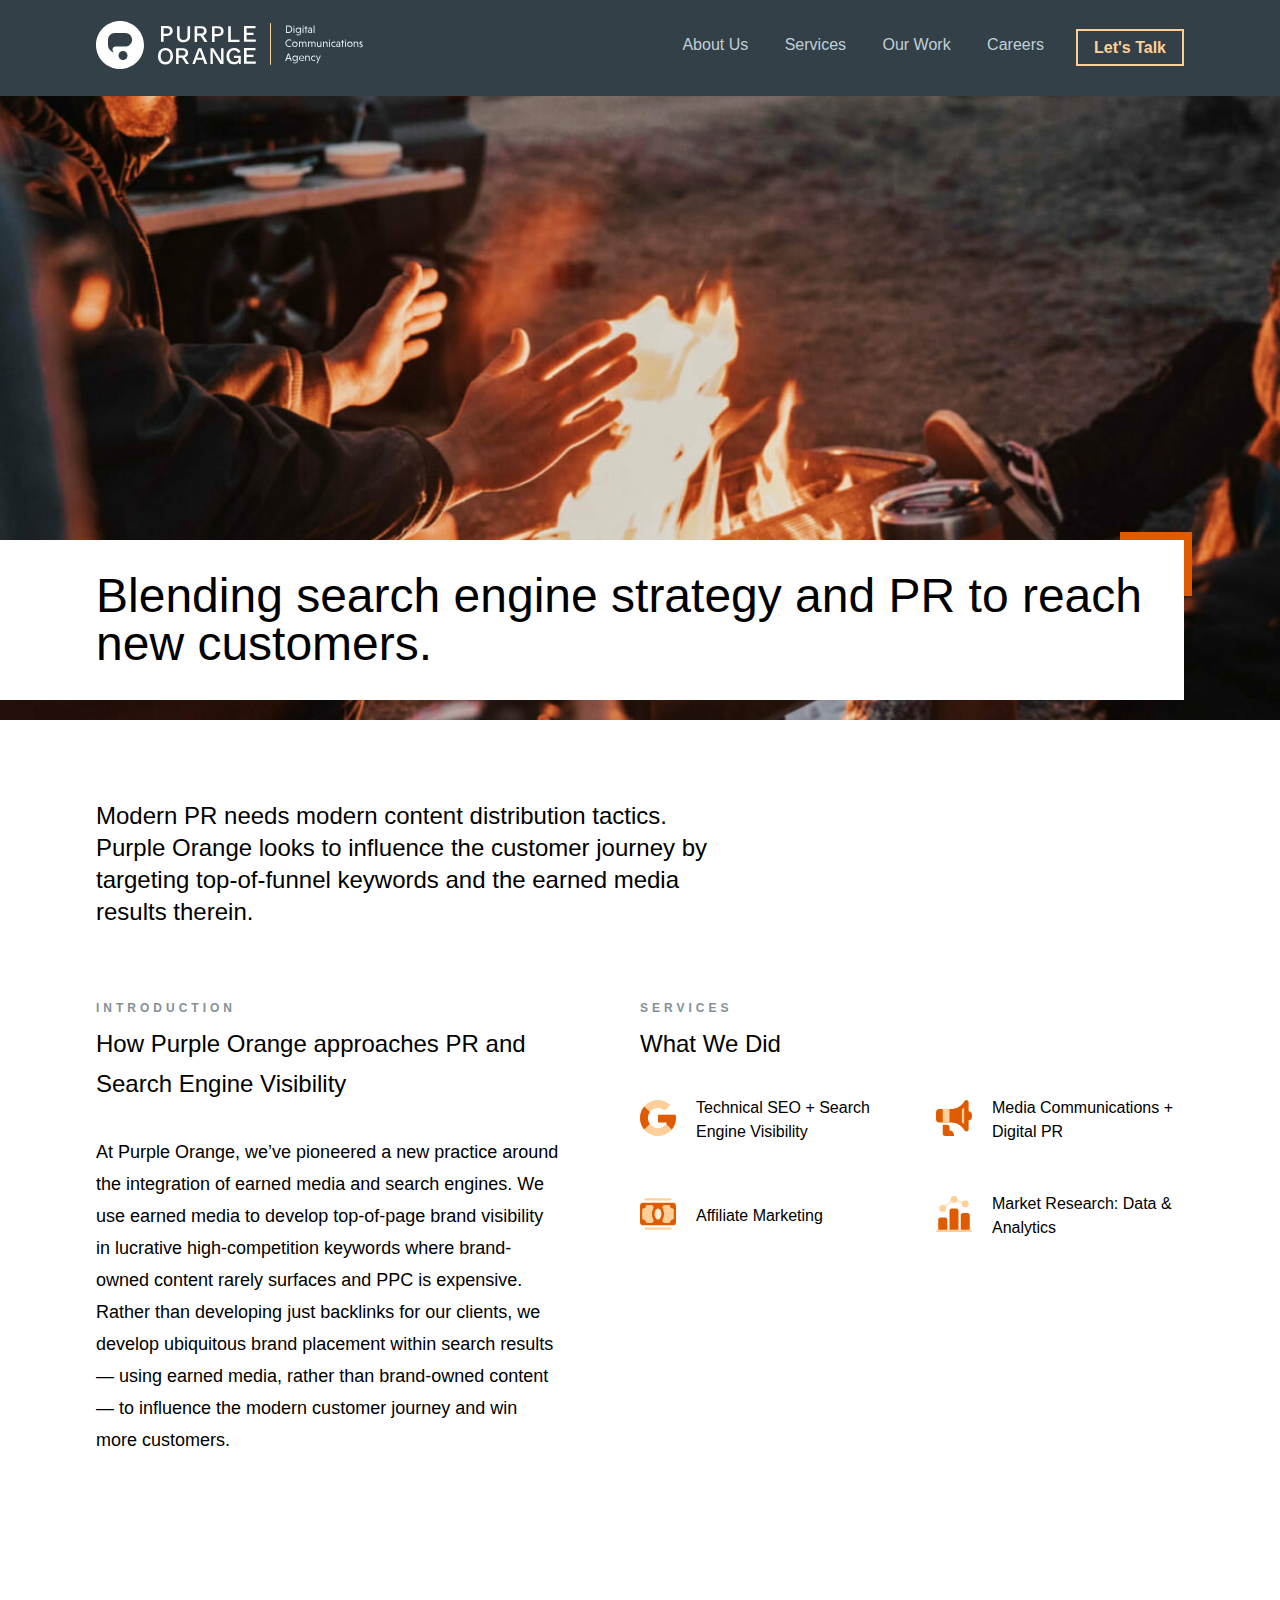
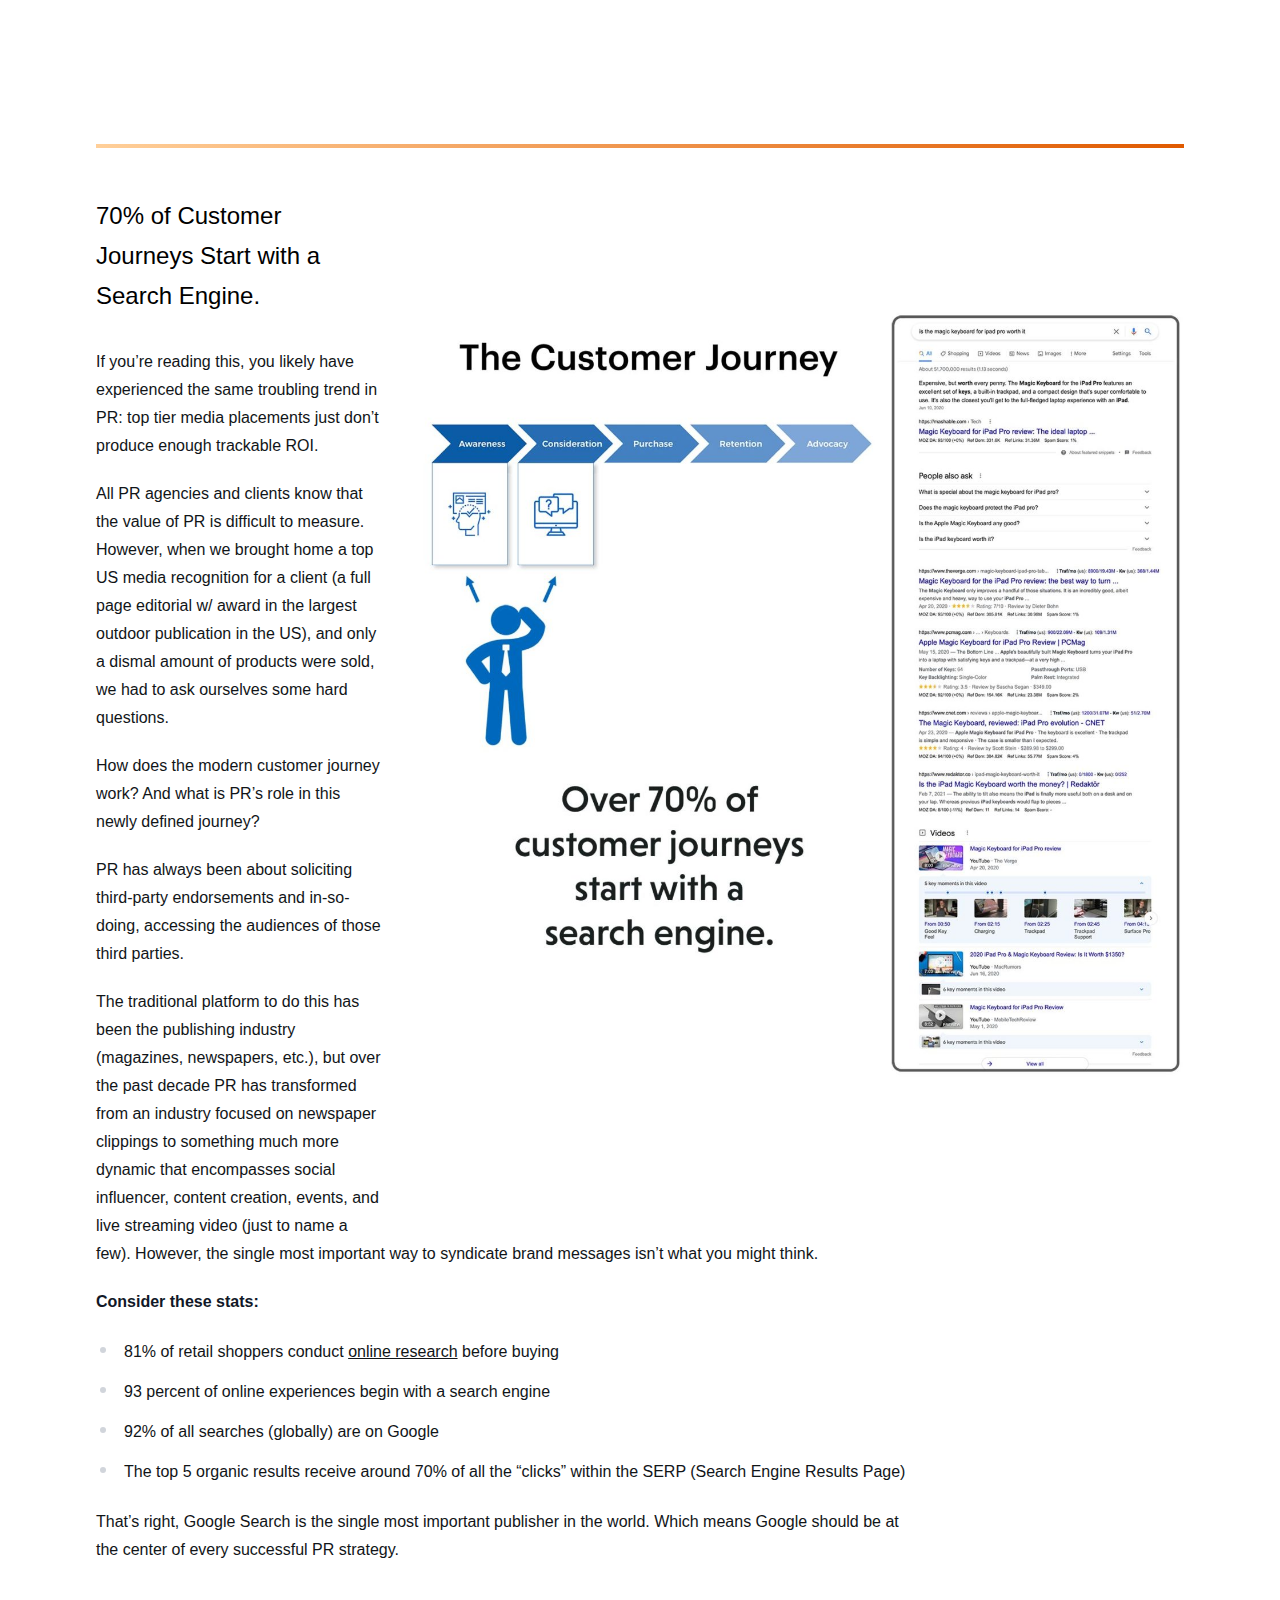
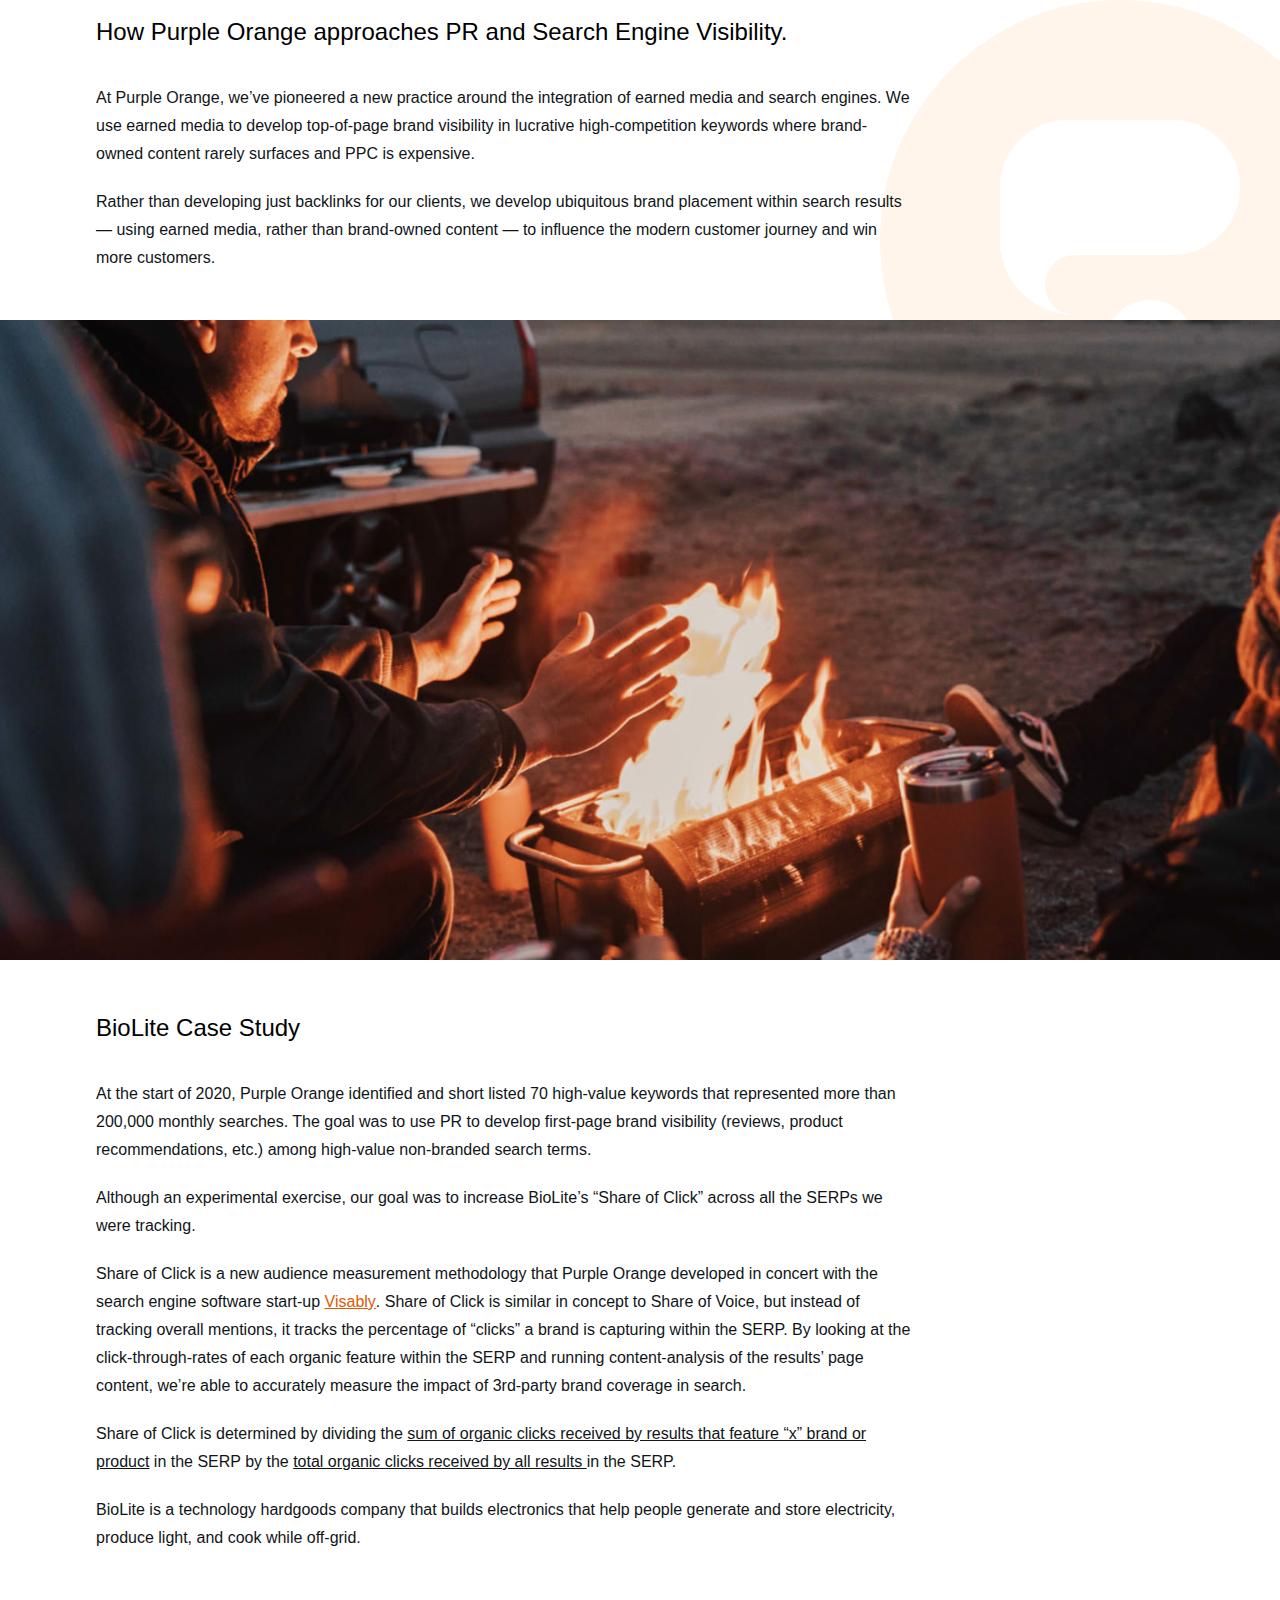
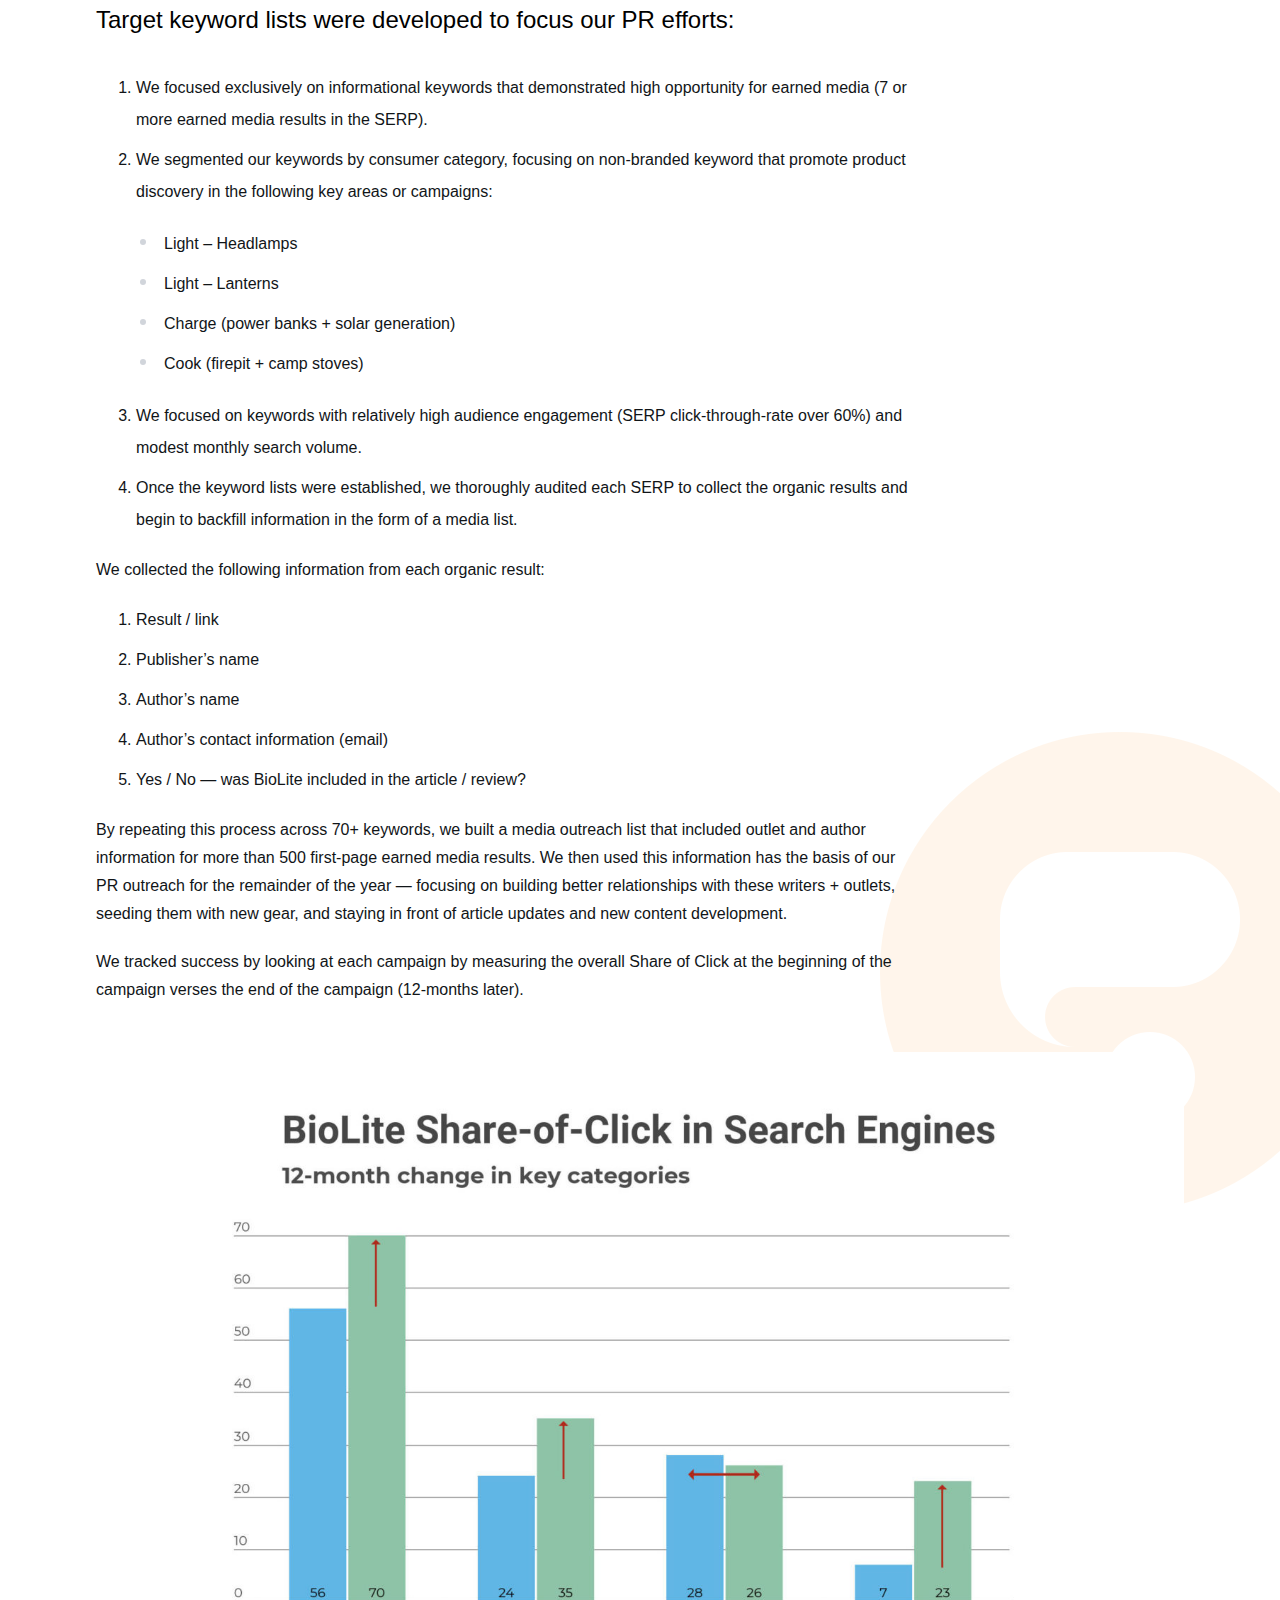
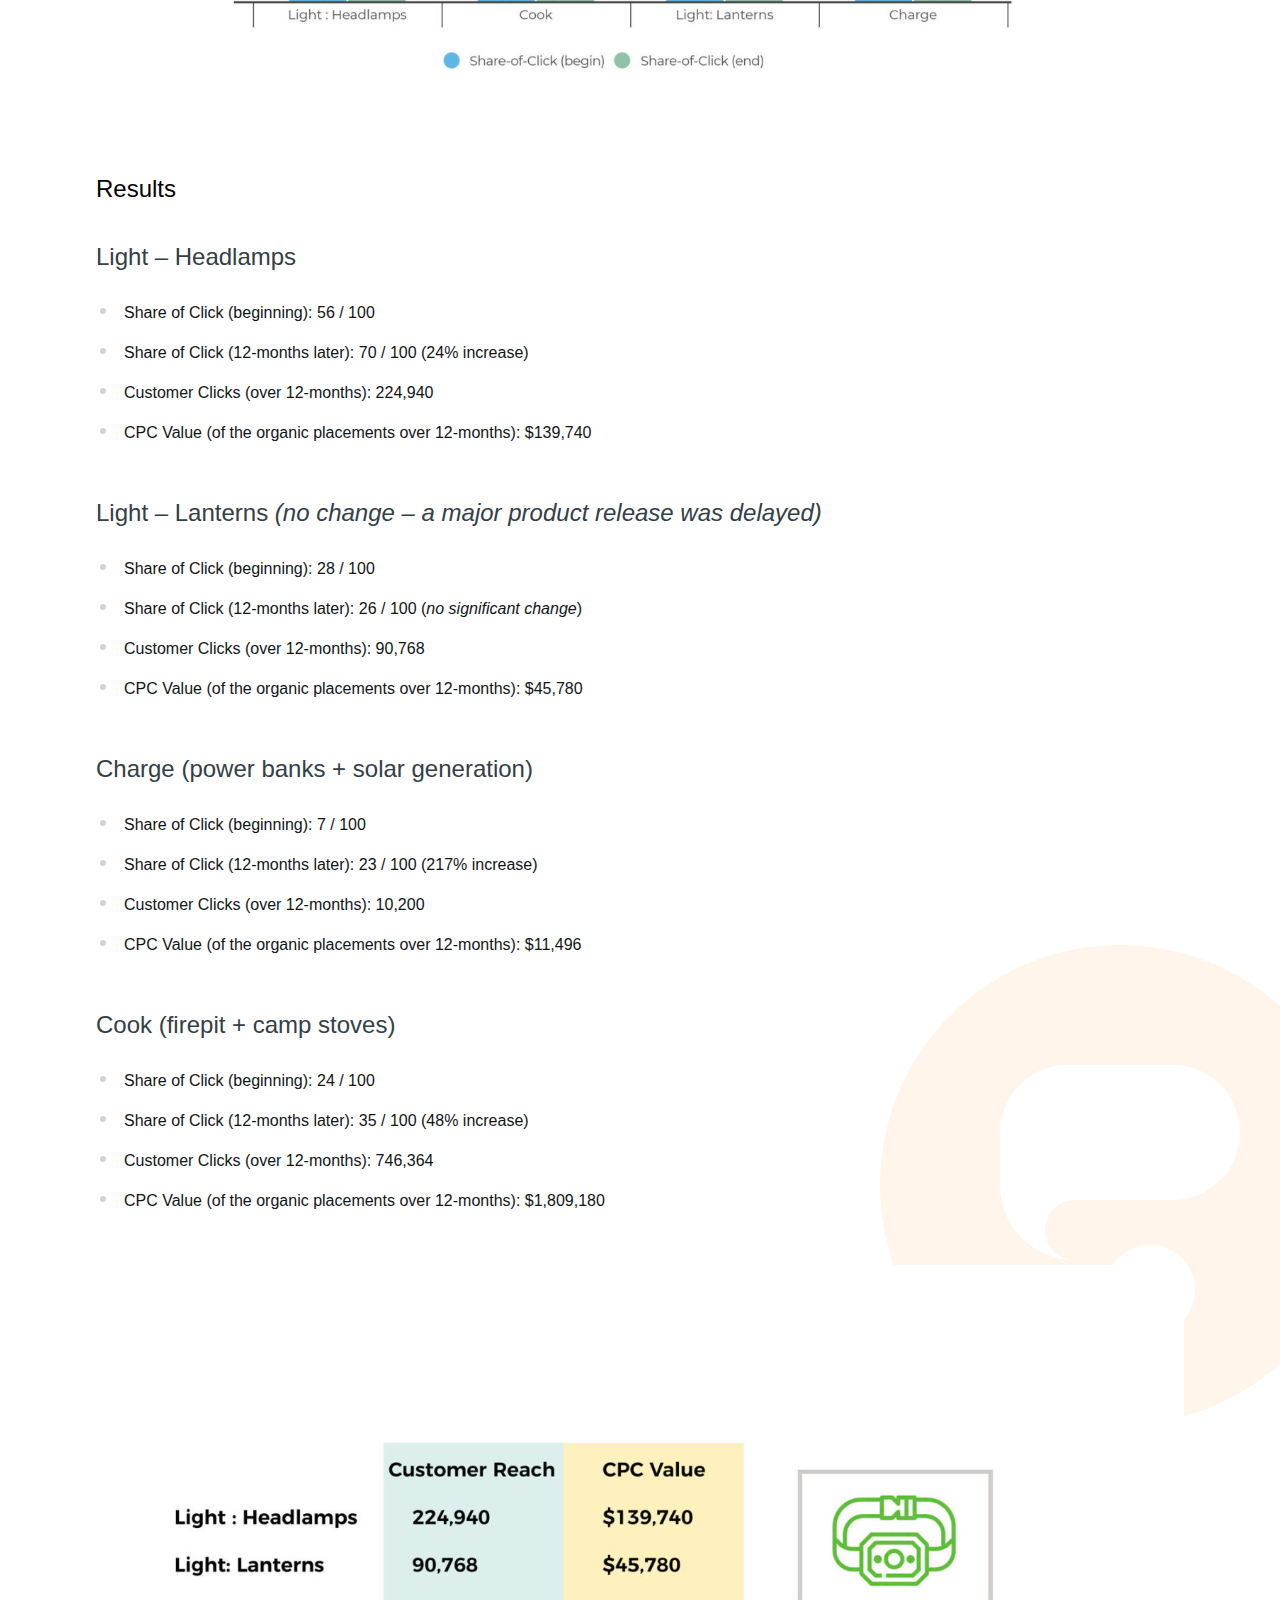
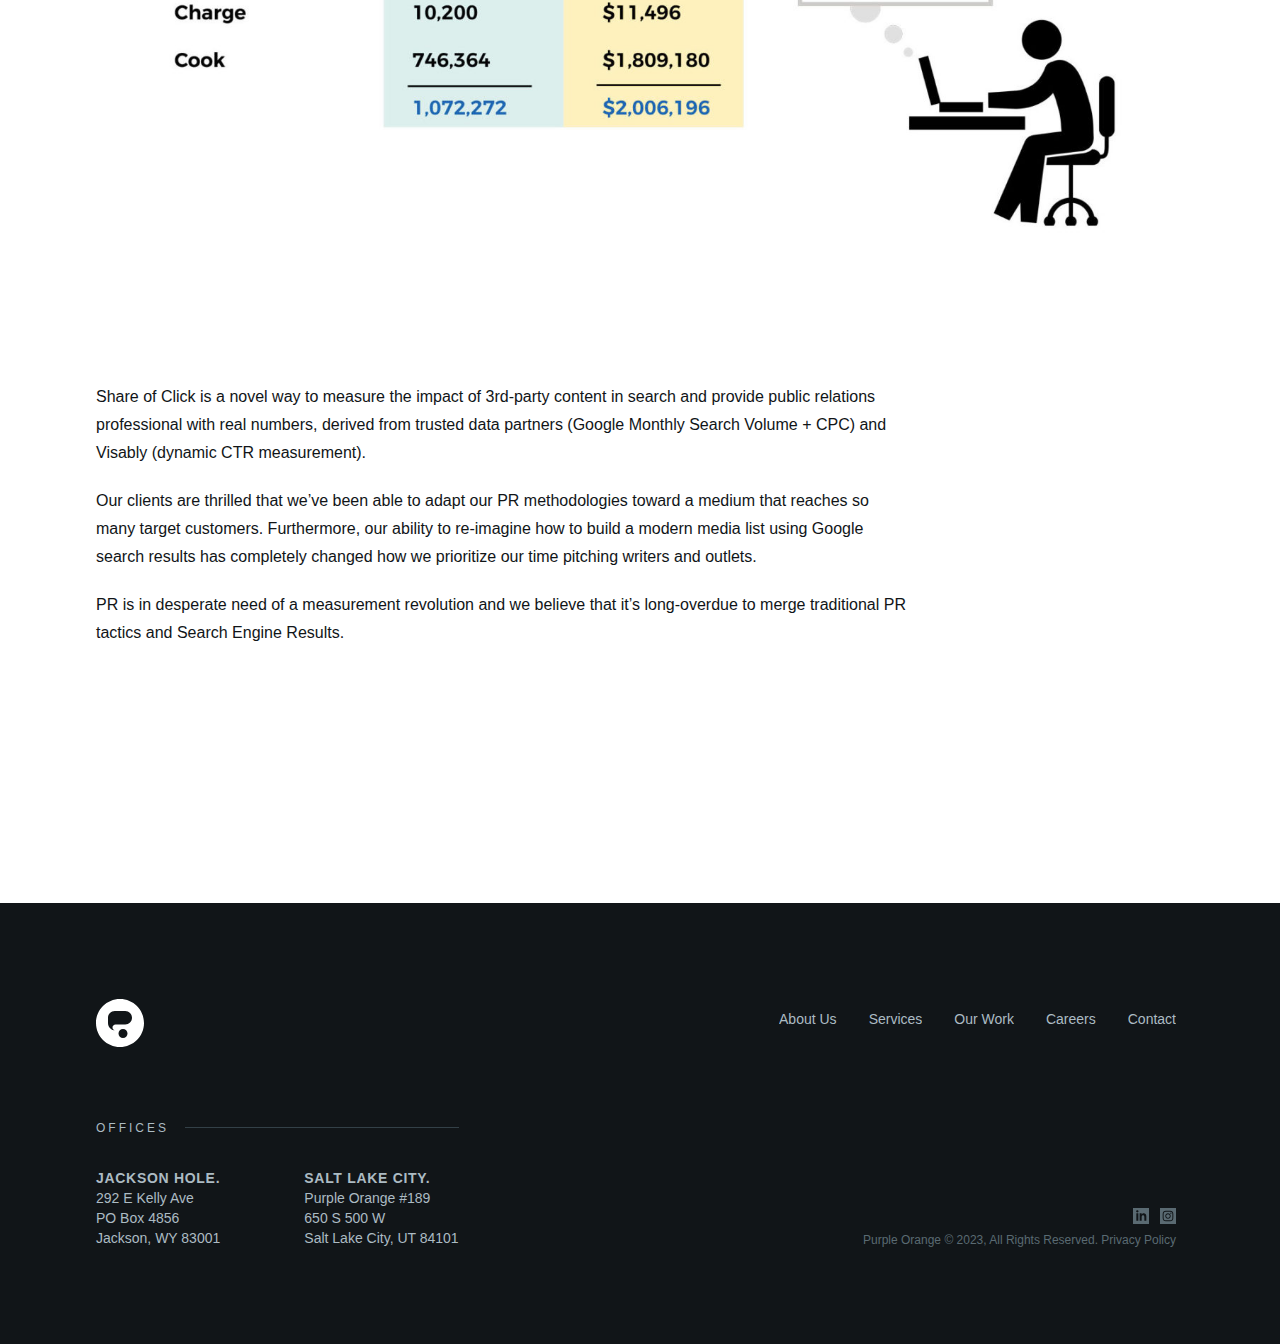
<file: case-studies/biolite/index.htm>
﻿
	<!doctype html>
<!--[if lt IE 11]><html class="no-js no-svg ie lt-ie11" lang="en-US"> <![endif]-->
<!--[if gt IE 11]><!--><html class="no-js no-svg gt-ie11" lang="en-US"> <!--<![endif]-->
<head>
    <meta charset="UTF-8">
    <meta name="description" content="Digital Communication Agency">

    <link rel="preconnect" href="https://fonts.googleapis.com"><link rel="preconnect" href="https://fonts.gstatic.com" crossorigin=""><link href="../../css2?family=Outfit:wght@300;400;500;600;700&display=swap" rel="stylesheet">

    <link rel="stylesheet" href="../../wp-content/themes/popr/global.css?v=2.4.3" type="text/css" media="screen">
    <meta http-equiv="Content-Type" content="text/html; charset=UTF-8">
    <meta http-equiv="X-UA-Compatible" content="IE=edge">
    <meta name="viewport" content="width=device-width,initial-scale=1,maximum-scale=1,user-scalable=no">
    <link rel="author" href="../../wp-content/themes/popr/humans.txt">
    <link rel="profile" href="http://gmpg.org/xfn/11">

    <link rel="stylesheet" href="../../fvp4dif.css">
    <script defer="" src="../../alpinejs%403.12.0/dist/cdn.min.js"></script>

    <link rel="stylesheet" href="../../swiper%407.4.1/swiper-bundle.min.css">
    <script src="../../swiper%407.4.1/swiper-bundle.min.js"></script>

    <meta name='robots' content='index, follow, max-image-preview:large, max-snippet:-1, max-video-preview:-1'>

	<!-- This site is optimized with the Yoast SEO plugin v20.4 - https://yoast.com/wordpress/plugins/seo/ -->
	<title>Blending search engine strategy and PR to reach new customers. &ndash; Purple Orange</title>
	<meta name="description" content="Purple Orange Case Studies and Success Stories &ndash; Blending search engine strategy and PR to reach new customers.">
	<link rel="canonical" href="index.htm">
	<meta property="og:locale" content="en_US">
	<meta property="og:type" content="article">
	<meta property="og:title" content="Blending search engine strategy and PR to reach new customers. &ndash; Purple Orange">
	<meta property="og:description" content="Purple Orange Case Studies and Success Stories &ndash; Blending search engine strategy and PR to reach new customers.">
	<meta property="og:url" content="https://purpleorange.agency/case-studies/biolite/">
	<meta property="og:site_name" content="Purple Orange">
	<meta property="article:modified_time" content="2021-12-23T17:53:25+00:00">
	<meta name="twitter:card" content="summary_large_image">
	<script type="application/ld+json" class="yoast-schema-graph">{"@context":"https://schema.org","@graph":[{"@type":"WebPage","@id":"https://purpleorange.agency/case-studies/biolite/","url":"https://purpleorange.agency/case-studies/biolite/","name":"Blending search engine strategy and PR to reach new customers. &ndash; Purple Orange","isPartOf":{"@id":"https://purpleorange.agency/#website"},"datePublished":"2021-12-10T18:30:02+00:00","dateModified":"2021-12-23T17:53:25+00:00","description":"Purple Orange Case Studies and Success Stories &ndash; Blending search engine strategy and PR to reach new customers.","breadcrumb":{"@id":"https://purpleorange.agency/case-studies/biolite/#breadcrumb"},"inLanguage":"en-US","potentialAction":[{"@type":"ReadAction","target":["https://purpleorange.agency/case-studies/biolite/"]}]},{"@type":"BreadcrumbList","@id":"https://purpleorange.agency/case-studies/biolite/#breadcrumb","itemListElement":[{"@type":"ListItem","position":1,"name":"Home","item":"https://purpleorange.agency/"},{"@type":"ListItem","position":2,"name":"Case Studies","item":"https://purpleorange.agency/case-studies/"},{"@type":"ListItem","position":3,"name":"Blending search engine strategy and PR to reach new customers."}]},{"@type":"WebSite","@id":"https://purpleorange.agency/#website","url":"https://purpleorange.agency/","name":"Purple Orange","description":"Digital Communication Agency","publisher":{"@id":"https://purpleorange.agency/#organization"},"potentialAction":[{"@type":"SearchAction","target":{"@type":"EntryPoint","urlTemplate":"https://purpleorange.agency/?s={search_term_string}"},"query-input":"required name=search_term_string"}],"inLanguage":"en-US"},{"@type":"Organization","@id":"https://purpleorange.agency/#organization","name":"Purple Orange – Digital Communications Agency","url":"https://purpleorange.agency/","logo":{"@type":"ImageObject","inLanguage":"en-US","@id":"https://purpleorange.agency/#/schema/logo/image/","url":"https://purpleorange.agency/wp-content/uploads/2021/12/Purple-Orange-PR.png","contentUrl":"https://purpleorange.agency/wp-content/uploads/2021/12/Purple-Orange-PR.png","width":600,"height":400,"caption":"Purple Orange – Digital Communications Agency"},"image":{"@id":"https://purpleorange.agency/#/schema/logo/image/"},"sameAs":["https://www.instagram.com/purpleorangepr/","https://www.linkedin.com/company/purple-orange-llc/"]}]}</script>
	<!-- / Yoast SEO plugin. -->


<link rel='stylesheet' id='sbi_styles-css' href='../../wp-content/plugins/instagram-feed-pro/css/sbi-styles.min.css?ver=6.2.2' type='text/css' media='all'>
<link rel='stylesheet' id='wp-block-library-css' href='../../wp-includes/css/dist/block-library/style.min.css?ver=6.1.1' type='text/css' media='all'>
<link rel='stylesheet' id='classic-theme-styles-css' href='../../wp-includes/css/classic-themes.min.css?ver=1' type='text/css' media='all'>
<style id='global-styles-inline-css' type='text/css'>
body{--wp--preset--color--black: #000000;--wp--preset--color--cyan-bluish-gray: #abb8c3;--wp--preset--color--white: #ffffff;--wp--preset--color--pale-pink: #f78da7;--wp--preset--color--vivid-red: #cf2e2e;--wp--preset--color--luminous-vivid-orange: #ff6900;--wp--preset--color--luminous-vivid-amber: #fcb900;--wp--preset--color--light-green-cyan: #7bdcb5;--wp--preset--color--vivid-green-cyan: #00d084;--wp--preset--color--pale-cyan-blue: #8ed1fc;--wp--preset--color--vivid-cyan-blue: #0693e3;--wp--preset--color--vivid-purple: #9b51e0;--wp--preset--gradient--vivid-cyan-blue-to-vivid-purple: linear-gradient(135deg,rgba(6,147,227,1) 0%,rgb(155,81,224) 100%);--wp--preset--gradient--light-green-cyan-to-vivid-green-cyan: linear-gradient(135deg,rgb(122,220,180) 0%,rgb(0,208,130) 100%);--wp--preset--gradient--luminous-vivid-amber-to-luminous-vivid-orange: linear-gradient(135deg,rgba(252,185,0,1) 0%,rgba(255,105,0,1) 100%);--wp--preset--gradient--luminous-vivid-orange-to-vivid-red: linear-gradient(135deg,rgba(255,105,0,1) 0%,rgb(207,46,46) 100%);--wp--preset--gradient--very-light-gray-to-cyan-bluish-gray: linear-gradient(135deg,rgb(238,238,238) 0%,rgb(169,184,195) 100%);--wp--preset--gradient--cool-to-warm-spectrum: linear-gradient(135deg,rgb(74,234,220) 0%,rgb(151,120,209) 20%,rgb(207,42,186) 40%,rgb(238,44,130) 60%,rgb(251,105,98) 80%,rgb(254,248,76) 100%);--wp--preset--gradient--blush-light-purple: linear-gradient(135deg,rgb(255,206,236) 0%,rgb(152,150,240) 100%);--wp--preset--gradient--blush-bordeaux: linear-gradient(135deg,rgb(254,205,165) 0%,rgb(254,45,45) 50%,rgb(107,0,62) 100%);--wp--preset--gradient--luminous-dusk: linear-gradient(135deg,rgb(255,203,112) 0%,rgb(199,81,192) 50%,rgb(65,88,208) 100%);--wp--preset--gradient--pale-ocean: linear-gradient(135deg,rgb(255,245,203) 0%,rgb(182,227,212) 50%,rgb(51,167,181) 100%);--wp--preset--gradient--electric-grass: linear-gradient(135deg,rgb(202,248,128) 0%,rgb(113,206,126) 100%);--wp--preset--gradient--midnight: linear-gradient(135deg,rgb(2,3,129) 0%,rgb(40,116,252) 100%);--wp--preset--duotone--dark-grayscale: url('#wp-duotone-dark-grayscale');--wp--preset--duotone--grayscale: url('#wp-duotone-grayscale');--wp--preset--duotone--purple-yellow: url('#wp-duotone-purple-yellow');--wp--preset--duotone--blue-red: url('#wp-duotone-blue-red');--wp--preset--duotone--midnight: url('#wp-duotone-midnight');--wp--preset--duotone--magenta-yellow: url('#wp-duotone-magenta-yellow');--wp--preset--duotone--purple-green: url('#wp-duotone-purple-green');--wp--preset--duotone--blue-orange: url('#wp-duotone-blue-orange');--wp--preset--font-size--small: 13px;--wp--preset--font-size--medium: 20px;--wp--preset--font-size--large: 36px;--wp--preset--font-size--x-large: 42px;--wp--preset--spacing--20: 0.44rem;--wp--preset--spacing--30: 0.67rem;--wp--preset--spacing--40: 1rem;--wp--preset--spacing--50: 1.5rem;--wp--preset--spacing--60: 2.25rem;--wp--preset--spacing--70: 3.38rem;--wp--preset--spacing--80: 5.06rem;}:where(.is-layout-flex){gap: 0.5em;}body .is-layout-flow > .alignleft{float: left;margin-inline-start: 0;margin-inline-end: 2em;}body .is-layout-flow > .alignright{float: right;margin-inline-start: 2em;margin-inline-end: 0;}body .is-layout-flow > .aligncenter{margin-left: auto !important;margin-right: auto !important;}body .is-layout-constrained > .alignleft{float: left;margin-inline-start: 0;margin-inline-end: 2em;}body .is-layout-constrained > .alignright{float: right;margin-inline-start: 2em;margin-inline-end: 0;}body .is-layout-constrained > .aligncenter{margin-left: auto !important;margin-right: auto !important;}body .is-layout-constrained > :where(:not(.alignleft):not(.alignright):not(.alignfull)){max-width: var(--wp--style--global--content-size);margin-left: auto !important;margin-right: auto !important;}body .is-layout-constrained > .alignwide{max-width: var(--wp--style--global--wide-size);}body .is-layout-flex{display: flex;}body .is-layout-flex{flex-wrap: wrap;align-items: center;}body .is-layout-flex > *{margin: 0;}:where(.wp-block-columns.is-layout-flex){gap: 2em;}.has-black-color{color: var(--wp--preset--color--black) !important;}.has-cyan-bluish-gray-color{color: var(--wp--preset--color--cyan-bluish-gray) !important;}.has-white-color{color: var(--wp--preset--color--white) !important;}.has-pale-pink-color{color: var(--wp--preset--color--pale-pink) !important;}.has-vivid-red-color{color: var(--wp--preset--color--vivid-red) !important;}.has-luminous-vivid-orange-color{color: var(--wp--preset--color--luminous-vivid-orange) !important;}.has-luminous-vivid-amber-color{color: var(--wp--preset--color--luminous-vivid-amber) !important;}.has-light-green-cyan-color{color: var(--wp--preset--color--light-green-cyan) !important;}.has-vivid-green-cyan-color{color: var(--wp--preset--color--vivid-green-cyan) !important;}.has-pale-cyan-blue-color{color: var(--wp--preset--color--pale-cyan-blue) !important;}.has-vivid-cyan-blue-color{color: var(--wp--preset--color--vivid-cyan-blue) !important;}.has-vivid-purple-color{color: var(--wp--preset--color--vivid-purple) !important;}.has-black-background-color{background-color: var(--wp--preset--color--black) !important;}.has-cyan-bluish-gray-background-color{background-color: var(--wp--preset--color--cyan-bluish-gray) !important;}.has-white-background-color{background-color: var(--wp--preset--color--white) !important;}.has-pale-pink-background-color{background-color: var(--wp--preset--color--pale-pink) !important;}.has-vivid-red-background-color{background-color: var(--wp--preset--color--vivid-red) !important;}.has-luminous-vivid-orange-background-color{background-color: var(--wp--preset--color--luminous-vivid-orange) !important;}.has-luminous-vivid-amber-background-color{background-color: var(--wp--preset--color--luminous-vivid-amber) !important;}.has-light-green-cyan-background-color{background-color: var(--wp--preset--color--light-green-cyan) !important;}.has-vivid-green-cyan-background-color{background-color: var(--wp--preset--color--vivid-green-cyan) !important;}.has-pale-cyan-blue-background-color{background-color: var(--wp--preset--color--pale-cyan-blue) !important;}.has-vivid-cyan-blue-background-color{background-color: var(--wp--preset--color--vivid-cyan-blue) !important;}.has-vivid-purple-background-color{background-color: var(--wp--preset--color--vivid-purple) !important;}.has-black-border-color{border-color: var(--wp--preset--color--black) !important;}.has-cyan-bluish-gray-border-color{border-color: var(--wp--preset--color--cyan-bluish-gray) !important;}.has-white-border-color{border-color: var(--wp--preset--color--white) !important;}.has-pale-pink-border-color{border-color: var(--wp--preset--color--pale-pink) !important;}.has-vivid-red-border-color{border-color: var(--wp--preset--color--vivid-red) !important;}.has-luminous-vivid-orange-border-color{border-color: var(--wp--preset--color--luminous-vivid-orange) !important;}.has-luminous-vivid-amber-border-color{border-color: var(--wp--preset--color--luminous-vivid-amber) !important;}.has-light-green-cyan-border-color{border-color: var(--wp--preset--color--light-green-cyan) !important;}.has-vivid-green-cyan-border-color{border-color: var(--wp--preset--color--vivid-green-cyan) !important;}.has-pale-cyan-blue-border-color{border-color: var(--wp--preset--color--pale-cyan-blue) !important;}.has-vivid-cyan-blue-border-color{border-color: var(--wp--preset--color--vivid-cyan-blue) !important;}.has-vivid-purple-border-color{border-color: var(--wp--preset--color--vivid-purple) !important;}.has-vivid-cyan-blue-to-vivid-purple-gradient-background{background: var(--wp--preset--gradient--vivid-cyan-blue-to-vivid-purple) !important;}.has-light-green-cyan-to-vivid-green-cyan-gradient-background{background: var(--wp--preset--gradient--light-green-cyan-to-vivid-green-cyan) !important;}.has-luminous-vivid-amber-to-luminous-vivid-orange-gradient-background{background: var(--wp--preset--gradient--luminous-vivid-amber-to-luminous-vivid-orange) !important;}.has-luminous-vivid-orange-to-vivid-red-gradient-background{background: var(--wp--preset--gradient--luminous-vivid-orange-to-vivid-red) !important;}.has-very-light-gray-to-cyan-bluish-gray-gradient-background{background: var(--wp--preset--gradient--very-light-gray-to-cyan-bluish-gray) !important;}.has-cool-to-warm-spectrum-gradient-background{background: var(--wp--preset--gradient--cool-to-warm-spectrum) !important;}.has-blush-light-purple-gradient-background{background: var(--wp--preset--gradient--blush-light-purple) !important;}.has-blush-bordeaux-gradient-background{background: var(--wp--preset--gradient--blush-bordeaux) !important;}.has-luminous-dusk-gradient-background{background: var(--wp--preset--gradient--luminous-dusk) !important;}.has-pale-ocean-gradient-background{background: var(--wp--preset--gradient--pale-ocean) !important;}.has-electric-grass-gradient-background{background: var(--wp--preset--gradient--electric-grass) !important;}.has-midnight-gradient-background{background: var(--wp--preset--gradient--midnight) !important;}.has-small-font-size{font-size: var(--wp--preset--font-size--small) !important;}.has-medium-font-size{font-size: var(--wp--preset--font-size--medium) !important;}.has-large-font-size{font-size: var(--wp--preset--font-size--large) !important;}.has-x-large-font-size{font-size: var(--wp--preset--font-size--x-large) !important;}
.wp-block-navigation a:where(:not(.wp-element-button)){color: inherit;}
:where(.wp-block-columns.is-layout-flex){gap: 2em;}
.wp-block-pullquote{font-size: 1.5em;line-height: 1.6;}
</style>
<script type='text/javascript' src='../../wp-includes/js/jquery/jquery.min.js?ver=3.6.1' id='jquery-core-js'></script>
<script type='text/javascript' src='../../wp-includes/js/jquery/jquery-migrate.min.js?ver=3.3.2' id='jquery-migrate-js'></script>
<link rel="https://api.w.org/" href="../../wp-json/index.htm"><link rel="alternate" type="application/json" href="../../wp-json/wp/v2/case-studies/576"><link rel="EditURI" type="application/rsd+xml" title="RSD" href="../../xmlrpc.php?rsd">
<link rel="wlwmanifest" type="application/wlwmanifest+xml" href="../../wp-includes/wlwmanifest.xml">
<link rel='shortlink' href='../../index.htm?p=576'>
<link rel="alternate" type="application/json+oembed" href="../../wp-json/oembed/1.0/embed-14?url=https%3A%2F%2Fpurpleorange.agency%2Fcase-studies%2Fbiolite%2F">
<link rel="alternate" type="text/xml+oembed" href="../../wp-json/oembed/1.0/embed-15?url=https%3A%2F%2Fpurpleorange.agency%2Fcase-studies%2Fbiolite%2F&#038;format=xml">
<link rel="icon" href="../../wp-content/uploads/2021/11/cropped-favicon-32x32.png" sizes="32x32">
<link rel="icon" href="../../wp-content/uploads/2021/11/cropped-favicon-192x192.png" sizes="192x192">
<link rel="apple-touch-icon" href="../../wp-content/uploads/2021/11/cropped-favicon-180x180.png">
<meta name="msapplication-TileImage" content="https://purpleorange.agency/wp-content/uploads/2021/11/cropped-favicon-270x270.png">

		</head>


	<body class="case_studies-template-default single single-case_studies postid-576" x-data="{ open: false }" :class="{ 'overflow-y-hidden': open }">
		<a class="sr-only skip-link" href="#content">Skip to content</a>

					
<header id="header-site" class="relative z-40 font-bold bg-gray text-offwhite">

    <div class="container flex items-center justify-between w-full h-24">
        <div class="z-50 flex items-center h-full logo">
            <h1 class="sr-only">
                <a href="../../index.htm" rel="home">Purple Orange</a>
            </h1>
            <a href="../../index.htm" rel="home" title="Purple Orange">
                <span class="md:hidden">
                    <?xml version="1.0" encoding="UTF-8"?>
<svg width="160px" height="48px" viewbox="0 0 160 48" version="1.1" xmlns="http://www.w3.org/2000/svg" xmlns:xlink="http://www.w3.org/1999/xlink">
    <title>Purple Orange Logo + Wordmark</title>
    <g id="Purple-Orange-Logo-/-48px-/-Logo-+-Wordmark-/-Black" stroke="none" stroke-width="1" fill="none" fill-rule="evenodd">
        <path d="M105.0544,5.16 L105.38896,5.16565333 C106.928587,5.21841778 108.165067,5.64053333 109.0984,6.432 C110.0984,7.28 110.5984,8.424 110.5984,9.864 C110.5984,11.352 110.0984,12.5 109.0984,13.308 L108.89376,13.4642133 C108.40544,13.8161422 107.841333,14.0800889 107.20144,14.2560533 L107.1614,14.267 L111.5344,21 L108.5824,21 L104.5484,14.664 L101.1424,14.664 L101.1424,21 L98.5984,21 L98.5984,5.16 L105.0544,5.16 Z M104.8624,7.344 L101.1424,7.344 L101.1424,12.528 L104.8624,12.528 C105.9024,12.528 106.6744,12.316 107.1784,11.892 C107.6824,11.468 107.9344,10.816 107.9344,9.936 C107.9344,9.072 107.6824,8.424 107.1784,7.992 C106.6744,7.56 105.9024,7.344 104.8624,7.344 Z" id="Combined-Shape" fill="#FFFFFF" fill-rule="nonzero"></path>
        <path d="M122.1296,5.16 L122.46572,5.166 C123.46004,5.202 124.328,5.4 125.0696,5.76 C125.8936,6.16 126.5376,6.728 127.0016,7.464 C127.4656,8.2 127.6976,9.088 127.6976,10.128 C127.6976,11.152 127.4656,12.036 127.0016,12.78 C126.5376,13.524 125.8936,14.096 125.0696,14.496 C124.2456,14.896 123.2656,15.096 122.1296,15.096 L118.6016,15.096 L118.6016,21 L116.0336,21 L116.0336,5.16 L122.1296,5.16 Z M121.7216,7.344 L118.6016,7.344 L118.6016,12.888 L121.7216,12.888 C122.8576,12.888 123.6936,12.652 124.2296,12.18 C124.7656,11.708 125.0336,11.024 125.0336,10.128 C125.0336,9.216 124.7656,8.524 124.2296,8.052 C123.6936,7.58 122.8576,7.344 121.7216,7.344 Z" id="Combined-Shape" fill="#FFFFFF" fill-rule="nonzero"></path>
        <path d="M69.464,27 C71,27 72.328,27.328 73.448,27.984 C74.568,28.64 75.432,29.576 76.04,30.792 C76.648,32.008 76.952,33.464 76.952,35.16 C76.952,36.856 76.648,38.312 76.04,39.528 C75.432,40.744 74.568,41.68 73.448,42.336 C72.328,42.992 71,43.32 69.464,43.32 C67.944,43.32 66.624,42.992 65.504,42.336 C64.384,41.68 63.52,40.744 62.912,39.528 C62.304,38.312 62,36.856 62,35.16 C62,33.464 62.304,32.008 62.912,30.792 C63.52,29.576 64.384,28.64 65.504,27.984 C66.624,27.328 67.944,27 69.464,27 Z M69.464,29.232 C68.472,29.232 67.62,29.464 66.908,29.928 C66.196,30.392 65.648,31.064 65.264,31.944 C64.88,32.824 64.688,33.896 64.688,35.16 C64.688,36.408 64.88,37.476 65.264,38.364 C65.648,39.252 66.196,39.928 66.908,40.392 C67.62,40.856 68.472,41.088 69.464,41.088 C70.472,41.088 71.332,40.856 72.044,40.392 C72.756,39.928 73.304,39.252 73.688,38.364 C74.072,37.476 74.264,36.408 74.264,35.16 C74.264,33.896 74.072,32.824 73.688,31.944 C73.304,31.064 72.756,30.392 72.044,29.928 C71.332,29.464 70.472,29.232 69.464,29.232 Z" id="Combined-Shape" fill="#FFFFFF" fill-rule="nonzero"></path>
        <path d="M86.5968,27.16 L86.93136,27.1656533 C88.4709867,27.2184178 89.7074667,27.6405333 90.6408,28.432 C91.6408,29.28 92.1408,30.424 92.1408,31.864 C92.1408,33.352 91.6408,34.5 90.6408,35.308 L90.43616,35.4642133 C89.94784,35.8161422 89.3837333,36.0800889 88.74384,36.2560533 L88.7028,36.267 L93.0768,43 L90.1248,43 L86.0898,36.664 L82.6848,36.664 L82.6848,43 L80.1408,43 L80.1408,27.16 L86.5968,27.16 Z M86.4048,29.344 L82.6848,29.344 L82.6848,34.528 L86.4048,34.528 C87.4448,34.528 88.2168,34.316 88.7208,33.892 C89.2248,33.468 89.4768,32.816 89.4768,31.936 C89.4768,31.072 89.2248,30.424 88.7208,29.992 C88.2168,29.56 87.4448,29.344 86.4048,29.344 Z" id="Combined-Shape" fill="#FFFFFF" fill-rule="nonzero"></path>
        <path d="M105.3136,27.16 L111.2896,43 L108.5776,43 L107.0826,38.848 L100.4116,38.848 L98.9056,43 L96.2656,43 L102.2416,27.16 L105.3136,27.16 Z M103.7776,29.392 L103.7056,29.392 L103.0336,31.624 L101.1686,36.76 L106.3306,36.76 L104.4976,31.672 L103.7776,29.392 Z" id="Combined-Shape" fill="#FFFFFF" fill-rule="nonzero"></path>
        <path d="M71.096,5 L71.43212,5.006 C72.42644,5.042 73.2944,5.24 74.036,5.6 C74.86,6 75.504,6.568 75.968,7.304 C76.432,8.04 76.664,8.928 76.664,9.968 C76.664,10.992 76.432,11.876 75.968,12.62 C75.504,13.364 74.86,13.936 74.036,14.336 C73.212,14.736 72.232,14.936 71.096,14.936 L67.568,14.936 L67.568,20.84 L65,20.84 L65,5 L71.096,5 Z M70.688,7.184 L67.568,7.184 L67.568,12.728 L70.688,12.728 C71.824,12.728 72.66,12.492 73.196,12.02 C73.732,11.548 74,10.864 74,9.968 C74,9.056 73.732,8.364 73.196,7.892 C72.66,7.42 71.824,7.184 70.688,7.184 Z" id="Combined-Shape" fill="#FFFFFF" fill-rule="nonzero"></path>
        <path d="M87.6192,21.24 C89.7312,21.24 91.3392,20.712 92.4432,19.656 C93.5472,18.6 94.0992,17.024 94.0992,14.928 L94.0992,14.928 L94.0992,5.16 L91.5312,5.16 L91.5312,14.616 C91.5312,16.104 91.2112,17.208 90.5712,17.928 C89.9312,18.648 88.9472,19.008 87.6192,19.008 C86.3072,19.008 85.3312,18.648 84.6912,17.928 C84.0512,17.208 83.7312,16.104 83.7312,14.616 L83.7312,14.616 L83.7312,5.16 L81.1632,5.16 L81.1632,14.928 C81.1632,17.024 81.7192,18.6 82.8312,19.656 C83.9432,20.712 85.5392,21.24 87.6192,21.24 Z" id="Path" fill="#FFFFFF" fill-rule="nonzero"></path>
        <polygon id="Path" fill="#FFFFFF" fill-rule="nonzero" points="143.5008 21 143.5008 18.792 134.7648 18.792 134.7648 5.16 132.1968 5.16 132.1968 21"></polygon>
        <polygon id="Path" fill="#FFFFFF" fill-rule="nonzero" points="159.808 20.84 159.808 18.632 150.568 18.632 150.568 13.928 157.528 13.928 157.528 11.768 150.568 11.768 150.568 7.208 159.472 7.208 159.472 5 148 5 148 20.84"></polygon>
        <polygon id="Path" fill="#FFFFFF" fill-rule="nonzero" points="116.8304 43 116.8304 32.776 116.7344 30.208 116.7584 30.208 118.2944 33.016 124.4144 43 127.4624 43 127.4624 27.16 125.0864 27.16 125.0864 37.384 125.1824 39.976 125.1584 39.976 123.5984 37.12 117.5024 27.16 114.4784 27.16 114.4784 43"></polygon>
        <path d="M137.9712,43.24 C139.3152,43.24 140.4312,42.96 141.3192,42.4 C141.9112,42.0266667 142.3912,41.5537778 142.7592,40.9813333 L142.7972,40.919 L142.8912,43 L144.8112,43 L144.8112,34.84 L137.9232,34.84 L137.9232,36.928 L142.5312,36.928 L142.5312,37.384 C142.5312,38.008 142.4232,38.548 142.2072,39.004 C141.9912,39.46 141.6912,39.836 141.3072,40.132 C140.9232,40.428 140.4752,40.652 139.9632,40.804 C139.4512,40.956 138.8992,41.032 138.3072,41.032 C137.2192,41.032 136.3032,40.8 135.5592,40.336 C134.8152,39.872 134.2592,39.196 133.8912,38.308 C133.5232,37.42 133.3392,36.344 133.3392,35.08 C133.3392,33.832 133.5472,32.764 133.9632,31.876 C134.3792,30.988 134.9592,30.312 135.7032,29.848 C136.4472,29.384 137.3152,29.152 138.3072,29.152 C139.2992,29.152 140.1432,29.372 140.8392,29.812 C141.5352,30.252 142.0352,30.912 142.3392,31.792 L142.3392,31.792 L144.7152,30.664 C144.1072,29.384 143.2952,28.44 142.2792,27.832 C141.2632,27.224 139.9312,26.92 138.2832,26.92 C136.7792,26.92 135.4472,27.252 134.2872,27.916 C133.1272,28.58 132.2312,29.52 131.5992,30.736 C130.9672,31.952 130.6512,33.4 130.6512,35.08 C130.6512,36.792 130.9552,38.252 131.5632,39.46 C132.1712,40.668 133.0192,41.6 134.1072,42.256 C135.1952,42.912 136.4832,43.24 137.9712,43.24 Z" id="Path" fill="#FFFFFF" fill-rule="nonzero"></path>
        <polygon id="Path" fill="#FFFFFF" fill-rule="nonzero" points="159.808 42.84 159.808 40.632 150.568 40.632 150.568 35.928 157.528 35.928 157.528 33.768 150.568 33.768 150.568 29.208 159.472 29.208 159.472 27 148 27 148 42.84"></polygon>
        <g id="Purple-Orange-Logo-/-48px-/-Logo" fill="#FFFFFF">
            <path d="M24,0 C37.254834,0 48,10.745166 48,24 C48,37.254834 37.254834,48 24,48 C10.745166,48 0,37.254834 0,24 C0,10.745166 10.745166,0 24,0 Z M27,30 C24.5147186,30 22.5,32.0147186 22.5,34.5 C22.5,36.9852814 24.5147186,39 27,39 C29.4852814,39 31.5,36.9852814 31.5,34.5 C31.5,32.0147186 29.4852814,30 27,30 Z M29.25,12 L18.75,12 C15.0220779,12 12,15.0220779 12,18.75 L12,24 C12,28.1421356 15.3578644,31.5 19.5,31.5 C17.8431458,31.5 16.5,30.1568542 16.5,28.5 C16.5,26.8431458 17.8431458,25.5 19.5,25.5 L29.25,25.5 C32.9779221,25.5 36,22.4779221 36,18.75 C36,15.0220779 32.9779221,12 29.25,12 Z" id="Combined-Shape"></path>
        </g>
    </g>
</svg>
                </span>
                <span class="hidden md:inline-block">
                    <svg width="279px" height="48px" version="1.1" id="Layer_1" xmlns="http://www.w3.org/2000/svg" xmlns:xlink="http://www.w3.org/1999/xlink" x="0px" y="0px" viewbox="0 0 279 48" style="enable-background:new 0 0 279 48;" xml:space="preserve">
<style type="text/css">
	.st0{fill:#FFFFFF;}
	.st1{fill-rule:evenodd;clip-rule:evenodd;fill:#FFFFFF;}
	.st2{fill:none;stroke:#FFCF99;stroke-linecap:round;}
	.st3{enable-background:new    ;}
	.st4{fill:#E4EDF1;}
</style>
<g id="Symbols">
	<g id="Comps-Elements-_-Navigation-_-Navbar-_-Desktop-_-White">
		<g id="Group">
			<g id="Purple-Orange-Logo-_-48px-_-Logo">
				<path id="Combined-Shape" class="st0" d="M105.1,5.2h0.3c1.3,0,2.7,0.4,3.7,1.3c1,0.9,1.6,2.1,1.5,3.4c0.1,1.3-0.5,2.6-1.5,3.4
					l0,0l-0.2,0.1c-0.5,0.4-1.1,0.6-1.7,0.8l0,0l4.3,6.8h-3l-4-6.3h-3.4V21h-2.5V5.2H105.1z M104.9,7.3h-3.7v5.2h3.7
					c0.8,0.1,1.6-0.2,2.3-0.6c0.5-0.5,0.8-1.3,0.8-2c0-0.7-0.2-1.4-0.8-1.9C106.5,7.5,105.7,7.3,104.9,7.3L104.9,7.3z"></path>
				<path id="Combined-Shape-2" class="st0" d="M122.1,5.2h0.3c0.9,0,1.8,0.2,2.6,0.6c0.8,0.4,1.5,1,1.9,1.7
					c0.5,0.8,0.7,1.7,0.7,2.7c0,0.9-0.2,1.9-0.7,2.7c-0.5,0.7-1.1,1.3-1.9,1.7c-0.9,0.4-1.9,0.6-2.9,0.6h-3.5V21H116V5.2H122.1z
					 M121.7,7.3h-3.1v5.6h3.1c0.9,0.1,1.8-0.2,2.5-0.7c0.5-0.5,0.8-1.2,0.8-2c0.1-0.8-0.2-1.5-0.8-2.1
					C123.5,7.6,122.6,7.3,121.7,7.3L121.7,7.3z"></path>
				<path id="Combined-Shape-3" class="st0" d="M69.5,27c1.4,0,2.8,0.3,4,1c1.1,0.7,2,1.6,2.5,2.8c0.7,1.4,1,2.9,1,4.4
					c0,1.5-0.3,3-1,4.4c-0.6,1.2-1.5,2.1-2.6,2.8c-2.5,1.3-5.5,1.3-8,0c-1.1-0.7-2-1.6-2.6-2.8c-0.6-1.4-0.9-2.9-0.8-4.4
					c0-1.5,0.3-3,0.9-4.4c0.6-1.2,1.5-2.1,2.6-2.8C66.7,27.3,68.1,27,69.5,27z M69.5,29.2c-1.8-0.1-3.5,1-4.2,2.7
					c-0.4,1-0.6,2.1-0.6,3.2c0,1.1,0.2,2.2,0.6,3.2c0.7,1.7,2.4,2.8,4.2,2.7c0.9,0,1.8-0.2,2.6-0.7c0.7-0.5,1.3-1.2,1.7-2
					c0.4-1,0.6-2.1,0.6-3.2c0-1.1-0.2-2.2-0.6-3.2c-0.3-0.8-0.9-1.5-1.7-2C71.3,29.5,70.4,29.2,69.5,29.2z"></path>
				<path id="Combined-Shape-4" class="st0" d="M86.6,27.2h0.3c1.3,0,2.7,0.4,3.7,1.3c1,0.9,1.6,2.1,1.5,3.4
					c0.1,1.3-0.5,2.6-1.5,3.4l0,0l-0.2,0.2c-0.5,0.4-1.1,0.6-1.7,0.8l0,0l4.3,6.8h-3l-4-6.3h-3.4V43h-2.5V27.2H86.6z M86.4,29.3
					h-3.7v5.2h3.7c0.8,0.1,1.6-0.2,2.3-0.6c0.5-0.5,0.8-1.2,0.8-2c0.1-0.7-0.2-1.5-0.8-2C88,29.5,87.2,29.2,86.4,29.3L86.4,29.3z"></path>
				<path id="Combined-Shape-5" class="st0" d="M105.3,27.2l6,15.8h-2.7l-1.5-4.2h-6.7L98.9,43h-2.6l6-15.8H105.3z M103.8,29.4
					L103.8,29.4l-0.8,2.2l-1.9,5.1h5.2l-1.8-5.1L103.8,29.4z"></path>
				<path id="Combined-Shape-6" class="st0" d="M71.1,5h0.3c0.9,0,1.8,0.2,2.6,0.6c0.8,0.4,1.5,1,2,1.7c0.5,0.8,0.7,1.8,0.7,2.7
					c0,0.9-0.2,1.8-0.7,2.6c-0.5,0.8-1.2,1.4-2,1.7c-0.9,0.4-1.9,0.6-2.9,0.6h-3.5v5.9H65V5H71.1z M70.7,7.2h-3.1v5.6h3.1
					c0.9,0.1,1.8-0.2,2.5-0.7c0.5-0.5,0.8-1.2,0.8-2c0.1-0.8-0.2-1.5-0.8-2.1C72.5,7.4,71.6,7.1,70.7,7.2L70.7,7.2z"></path>
				<path id="Path" class="st0" d="M87.6,21.2c1.8,0.1,3.5-0.4,4.8-1.6c1.2-1.3,1.8-3,1.7-4.7l0,0V5.2h-2.6v9.5
					c0.1,1.2-0.3,2.4-1,3.3c-1.7,1.4-4.2,1.4-5.9,0c-0.7-0.9-1.1-2.1-1-3.3l0,0V5.2h-2.5v9.8c-0.1,1.7,0.5,3.5,1.7,4.7
					C84.2,20.8,85.9,21.4,87.6,21.2z"></path>
				<polygon id="Path-2" class="st0" points="143.5,21 143.5,18.8 134.8,18.8 134.8,5.2 132.2,5.2 132.2,21 				"></polygon>
				<polygon id="Path-3" class="st0" points="159.8,20.8 159.8,18.6 150.6,18.6 150.6,13.9 157.5,13.9 157.5,11.8 150.6,11.8 
					150.6,7.2 159.5,7.2 159.5,5 148,5 148,20.8 				"></polygon>
				<polygon id="Path-4" class="st0" points="116.8,43 116.8,32.8 116.7,30.2 116.8,30.2 118.3,33 124.4,43 127.5,43 127.5,27.2 
					125.1,27.2 125.1,37.4 125.2,40 125.2,40 123.6,37.1 117.5,27.2 114.5,27.2 114.5,43 				"></polygon>
				<path id="Path-5" class="st0" d="M138,43.2c1.2,0,2.3-0.2,3.4-0.8c0.6-0.4,1-0.8,1.4-1.4v-0.1l0.1,2.1h1.9v-8.2h-6.9v2.1h4.6
					v0.5c0,0.6-0.1,1.1-0.3,1.6c-0.2,0.4-0.5,0.8-0.9,1.1c-0.4,0.3-0.9,0.5-1.4,0.7c-0.5,0.2-1.1,0.2-1.6,0.2c-1,0-1.9-0.2-2.8-0.7
					c-0.8-0.5-1.3-1.2-1.7-2c-0.4-1-0.6-2.1-0.6-3.2c0-1.1,0.2-2.2,0.6-3.2c0.4-0.8,1-1.5,1.7-2c0.8-0.5,1.7-0.7,2.6-0.7
					c0.9,0,1.8,0.2,2.5,0.7c0.7,0.5,1.3,1.2,1.5,2l0,0l2.4-1.1c-0.5-1.2-1.4-2.2-2.4-2.8c-1.2-0.7-2.6-1-4-0.9c-1.4,0-2.8,0.3-4,1
					c-1.2,0.7-2.1,1.6-2.7,2.8c-0.7,1.3-1,2.8-0.9,4.3c0,1.5,0.3,3,0.9,4.4c0.6,1.2,1.4,2.1,2.6,2.8C135.3,43,136.6,43.3,138,43.2z"></path>
				<polygon id="Path-6" class="st0" points="159.8,42.8 159.8,40.6 150.6,40.6 150.6,35.9 157.5,35.9 157.5,33.8 150.6,33.8 
					150.6,29.2 159.5,29.2 159.5,27 148,27 148,42.8 				"></polygon>
				<g id="Combined-Shape-7">
					<path class="st1" d="M24,0c13.3,0,24,10.7,24,24S37.3,48,24,48S0,37.3,0,24S10.7,0,24,0z M27,30c-2.5,0-4.5,2-4.5,4.5
						s2,4.5,4.5,4.5s4.5-2,4.5-4.5C31.5,32,29.5,30,27,30C27,30,27,30,27,30z M29.2,12H18.8C15,12,12,15,12,18.8l0,0V24
						c0,4.1,3.4,7.5,7.5,7.5c-1.7,0-3-1.3-3-3s1.3-3,3-3h9.8c3.7,0,6.8-3,6.8-6.8S33,12,29.2,12z"></path>
				</g>
			</g>
			<line id="Line" class="st2" x1="174.5" y1="2.5" x2="174.5" y2="43.5"></line>
			<g id="Digital-Communicatio">
				<g class="st3">
					<path class="st4" d="M190,4.5h2.6c2.2,0,3.7,1.6,3.7,3.7s-1.4,3.7-3.7,3.7H190V4.5z M190.9,5.4v5.7h1.7c1.7,0,2.7-1.2,2.7-2.8
						c0-1.6-1-2.8-2.7-2.8H190.9z"></path>
				</g>
				<g class="st3">
					<path class="st4" d="M197.9,4.4c0.4,0,0.6,0.3,0.6,0.6s-0.3,0.6-0.6,0.6c-0.3,0-0.6-0.3-0.6-0.6S197.6,4.4,197.9,4.4z
						 M198.4,12h-0.9V6.6h0.9V12z"></path>
					<path class="st4" d="M205.1,6.6v5c0,1.7-1.1,2.8-2.8,2.8c-0.8,0-1.5-0.2-1.9-0.5v-1c0.4,0.3,1.2,0.6,1.9,0.6
						c1.1,0,1.9-0.7,1.9-1.8v-0.9c-0.4,0.7-1.1,1.1-2,1.1c-1.5,0-2.6-1.2-2.6-2.7c0-1.5,1.1-2.7,2.6-2.7c0.9,0,1.6,0.5,2,1.2V6.6
						H205.1z M202.3,7.4c-1,0-1.8,0.8-1.8,1.8c0,1,0.8,1.8,1.8,1.8c1,0,1.8-0.8,1.8-1.8C204.1,8.2,203.4,7.4,202.3,7.4z"></path>
					<path class="st4" d="M207.1,4.4c0.4,0,0.6,0.3,0.6,0.6s-0.3,0.6-0.6,0.6c-0.3,0-0.6-0.3-0.6-0.6S206.7,4.4,207.1,4.4z
						 M207.5,12h-0.9V6.6h0.9V12z"></path>
				</g>
				<g class="st3">
					<path class="st4" d="M209.5,12V7.4h-1V6.6h1V5.3l0.9-0.2v1.5h1.1v0.8h-1.1V12H209.5z"></path>
				</g>
				<g class="st3">
					<path class="st4" d="M212.5,6.9c0.4-0.2,0.9-0.4,1.5-0.4c1.2,0,2.1,0.6,2.1,2.1V12h-0.9v-0.6c-0.3,0.4-0.8,0.7-1.4,0.7
						c-1.2,0-1.9-0.8-1.9-1.8c0-1,0.8-1.8,1.9-1.8c0.6,0,1.1,0.3,1.4,0.6V8.6c0-0.9-0.6-1.2-1.2-1.2c-0.5,0-1,0.2-1.5,0.4V6.9z
						 M214,11.4c0.6,0,1.2-0.5,1.2-1.1c0-0.6-0.5-1.1-1.2-1.1c-0.6,0-1.2,0.5-1.2,1.1C212.8,10.9,213.3,11.4,214,11.4z"></path>
					<path class="st4" d="M218.5,12h-0.9V4.4h0.9V12z"></path>
				</g>
				<g class="st3">
					<path class="st4" d="M195.3,25.6c-0.6,0.3-1.2,0.5-2,0.5c-2.2,0-3.9-1.7-3.9-3.9s1.7-3.9,3.9-3.9c0.7,0,1.4,0.2,2,0.5V20
						c-0.5-0.4-1.2-0.7-2-0.7c-1.6,0-2.9,1.3-2.9,2.9c0,1.6,1.2,2.9,2.9,2.9c0.8,0,1.5-0.3,2-0.7V25.6z"></path>
				</g>
				<g class="st3">
					<path class="st4" d="M198.9,20.5c1.6,0,2.8,1.2,2.8,2.8c0,1.6-1.2,2.8-2.8,2.8c-1.6,0-2.8-1.2-2.8-2.8
						C196.1,21.8,197.3,20.5,198.9,20.5z M198.9,25.2c1.1,0,1.8-0.8,1.8-1.9c0-1-0.8-1.9-1.8-1.9c-1,0-1.8,0.8-1.8,1.9
						C197,24.4,197.8,25.2,198.9,25.2z"></path>
					<path class="st4" d="M203.8,21.4c0.3-0.5,0.8-0.8,1.5-0.8c0.8,0,1.4,0.4,1.7,1.1c0.2-0.7,0.8-1.1,1.6-1.1c1.1,0,1.9,0.8,1.9,2
						V26h-0.9v-3.2c0-0.9-0.5-1.3-1.2-1.3c-0.7,0-1.2,0.5-1.2,1.3V26h-0.9v-3.2c0-0.9-0.5-1.3-1.2-1.3c-0.7,0-1.2,0.4-1.2,1.2V26
						h-0.9v-5.4h0.9V21.4z"></path>
					<path class="st4" d="M212.9,21.4c0.3-0.5,0.8-0.8,1.5-0.8c0.8,0,1.4,0.4,1.7,1.1c0.2-0.7,0.8-1.1,1.6-1.1c1.1,0,1.9,0.8,1.9,2
						V26h-0.9v-3.2c0-0.9-0.5-1.3-1.2-1.3s-1.2,0.5-1.2,1.3V26h-0.9v-3.2c0-0.9-0.5-1.3-1.2-1.3c-0.7,0-1.2,0.4-1.2,1.2V26h-0.9
						v-5.4h0.9V21.4z"></path>
					<path class="st4" d="M224.6,25.2c-0.3,0.6-0.8,0.9-1.6,0.9c-1.2,0-2-0.9-2-2.1v-3.3h0.9v3.1c0,0.8,0.5,1.4,1.3,1.4
						c0.8,0,1.3-0.5,1.3-1.4v-3.2h0.9V26h-0.9V25.2z"></path>
					<path class="st4" d="M228,21.5c0.3-0.6,0.8-1,1.6-1c1.2,0,2,0.9,2,2.1V26h-0.9v-3.1c0-0.8-0.5-1.4-1.4-1.4
						c-0.8,0-1.3,0.5-1.4,1.4V26h-0.9v-5.4h0.9V21.5z"></path>
					<path class="st4" d="M233.5,18.4c0.4,0,0.6,0.3,0.6,0.6s-0.3,0.6-0.6,0.6c-0.3,0-0.6-0.3-0.6-0.6S233.2,18.4,233.5,18.4z
						 M234,26h-0.9v-5.4h0.9V26z"></path>
				</g>
				<g class="st3">
					<path class="st4" d="M239.4,25.7c-0.4,0.2-0.9,0.4-1.4,0.4c-1.6,0-2.8-1.2-2.8-2.8c0-1.6,1.2-2.8,2.8-2.8c0.5,0,1,0.1,1.4,0.4
						v1c-0.4-0.3-0.8-0.5-1.4-0.5c-1.1,0-1.9,0.8-1.9,1.9c0,1.1,0.8,1.9,1.9,1.9c0.5,0,1-0.2,1.4-0.5V25.7z"></path>
				</g>
				<g class="st3">
					<path class="st4" d="M240.7,20.9c0.4-0.2,0.9-0.4,1.5-0.4c1.2,0,2.1,0.6,2.1,2.1V26h-0.9v-0.6c-0.3,0.4-0.8,0.7-1.4,0.7
						c-1.2,0-1.9-0.8-1.9-1.8c0-1,0.8-1.8,1.9-1.8c0.6,0,1.1,0.3,1.4,0.6v-0.6c0-0.9-0.6-1.2-1.2-1.2c-0.5,0-1,0.2-1.5,0.4V20.9z
						 M242.2,25.4c0.6,0,1.2-0.5,1.2-1.1c0-0.6-0.5-1.1-1.2-1.1c-0.6,0-1.2,0.5-1.2,1.1C241,24.9,241.6,25.4,242.2,25.4z"></path>
				</g>
				<g class="st3">
					<path class="st4" d="M246.1,26v-4.6h-1v-0.8h1v-1.3l0.9-0.2v1.5h1.1v0.8h-1.1V26H246.1z"></path>
					<path class="st4" d="M249.5,18.4c0.4,0,0.6,0.3,0.6,0.6s-0.3,0.6-0.6,0.6c-0.3,0-0.6-0.3-0.6-0.6S249.1,18.4,249.5,18.4z
						 M249.9,26H249v-5.4h0.9V26z"></path>
					<path class="st4" d="M253.9,20.5c1.6,0,2.8,1.2,2.8,2.8c0,1.6-1.2,2.8-2.8,2.8c-1.6,0-2.8-1.2-2.8-2.8
						C251.1,21.8,252.3,20.5,253.9,20.5z M253.9,25.2c1.1,0,1.8-0.8,1.8-1.9c0-1-0.8-1.9-1.8-1.9c-1,0-1.8,0.8-1.8,1.9
						C252,24.4,252.8,25.2,253.9,25.2z"></path>
					<path class="st4" d="M258.7,21.5c0.3-0.6,0.8-1,1.6-1c1.2,0,2,0.9,2,2.1V26h-0.9v-3.1c0-0.8-0.5-1.4-1.4-1.4
						c-0.8,0-1.3,0.5-1.4,1.4V26h-0.9v-5.4h0.9V21.5z"></path>
					<path class="st4" d="M266.6,21.8c-0.3-0.3-0.8-0.4-1.2-0.4c-0.6,0-0.9,0.3-0.9,0.7c0,0.3,0.2,0.4,0.5,0.6l0.9,0.6
						c0.7,0.4,0.9,0.9,0.9,1.4c0,0.9-0.7,1.5-1.8,1.5c-0.5,0-1.1-0.2-1.4-0.3v-1c0.3,0.2,0.8,0.5,1.3,0.5c0.6,0,0.9-0.3,0.9-0.7
						c0-0.3-0.1-0.5-0.6-0.7l-1-0.6c-0.6-0.3-0.8-0.8-0.8-1.3c0-0.8,0.6-1.5,1.8-1.5c0.5,0,0.9,0.1,1.2,0.3V21.8z"></path>
				</g>
				<g class="st3">
					<path class="st4" d="M194,37.9h-3l-0.8,2.1h-1.1l2.8-7.5h1.1l2.8,7.5h-1.1L194,37.9z M191.3,37h2.4l-1.2-3.2L191.3,37z"></path>
				</g>
				<g class="st3">
					<path class="st4" d="M201.8,34.6v5c0,1.7-1.1,2.8-2.8,2.8c-0.8,0-1.5-0.2-1.9-0.5v-1c0.4,0.3,1.2,0.6,1.9,0.6
						c1.1,0,1.9-0.7,1.9-1.8v-0.9c-0.4,0.7-1.1,1.1-2,1.1c-1.5,0-2.6-1.2-2.6-2.7c0-1.5,1.1-2.7,2.6-2.7c0.9,0,1.6,0.5,2,1.2v-1.1
						H201.8z M199,35.4c-1,0-1.8,0.8-1.8,1.8c0,1,0.8,1.8,1.8,1.8c1,0,1.8-0.8,1.8-1.8C200.8,36.2,200.1,35.4,199,35.4z"></path>
					<path class="st4" d="M203.9,37.7c0.1,0.9,0.9,1.6,1.9,1.6c0.7,0,1.5-0.3,1.9-0.7v0.9c-0.5,0.3-1.2,0.6-2,0.6
						c-1.6,0-2.7-1.2-2.7-2.8c0-1.6,1.1-2.8,2.7-2.8c1.5,0,2.6,1.2,2.6,2.6c0,0.2,0,0.4,0,0.5H203.9z M203.9,36.9h3.4
						c0-1-0.8-1.6-1.7-1.6C204.7,35.3,204,36,203.9,36.9z"></path>
					<path class="st4" d="M210.2,35.5c0.3-0.6,0.8-1,1.6-1c1.2,0,2,0.9,2,2.1V40h-0.9v-3.1c0-0.8-0.5-1.4-1.4-1.4
						c-0.8,0-1.3,0.5-1.4,1.4V40h-0.9v-5.4h0.9V35.5z"></path>
					<path class="st4" d="M219.2,39.7c-0.4,0.2-0.9,0.4-1.4,0.4c-1.6,0-2.8-1.2-2.8-2.8c0-1.6,1.2-2.8,2.8-2.8c0.5,0,1,0.1,1.4,0.4
						v1c-0.4-0.3-0.8-0.5-1.4-0.5c-1.1,0-1.9,0.8-1.9,1.9c0,1.1,0.8,1.9,1.9,1.9c0.5,0,1-0.2,1.4-0.5V39.7z"></path>
				</g>
				<g class="st3">
					<path class="st4" d="M221.9,39.6l-2.1-5h1l1.5,3.8l1.6-3.8h1l-3.3,7.6h-1.1L221.9,39.6z"></path>
				</g>
			</g>
		</g>
	</g>
</g>
</svg>

                </span>
            </a>
        </div>

        <div class="flex items-center justify-end md:space-x-4">
            <nav id="nav-main" class="hidden nav lg:block">
                	<ul>
			<li class="inline-block  menu-item menu-item-type-post_type menu-item-object-page menu-item-21">
			<a target="_self" href="../../about/index.htm">About Us</a>
					</li>
			<li class="inline-block  menu-item menu-item-type-post_type menu-item-object-page menu-item-24">
			<a target="_self" href="../../services/index.htm">Services</a>
					</li>
			<li class="inline-block  menu-item menu-item-type-post_type menu-item-object-page menu-item-28">
			<a target="_self" href="../../our-work/index.htm">Our Work</a>
					</li>
			<li class="inline-block  menu-item menu-item-type-post_type menu-item-object-page menu-item-764">
			<a target="_self" href="../../careers/index.htm">Careers</a>
					</li>
		</ul>
            </nav>

            <div>
                <a href="../../contact/index.htm" class="px-4 py-2 text-xs transition duration-200 ease-in border-2 md:text-base border-tan text-tan hover:bg-tan hover:text-gray">
                    Let's Talk
                </a>
            </div>

            <div class="z-50 text-black lg:hidden">
                <button type="button" x-on:click="open = ! open" class="mobile-nav-toggle-btn" aria-expanded="false">

                    <span class="sr-only">Open main menu</span>
                    <svg xmlns="http://www.w3.org/2000/svg" class="w-6 h-6" fill="#000" viewbox="0 0 24 24" stroke="#C0D0D8">
                        <path stroke-width="2" d="M4 6h16M4 12h16M4 18h16"></path>
                    </svg>
                </button>

                <div x-show="open" x-transition="" class="absolute top-0 bottom-0 left-0 right-0 z-50 flex items-center justify-center w-screen h-screen bg-offwhite">

                    <button type="button" class="absolute top-0 right-0 p-8 font-bold" x-on:click="open = ! open">
                            <svg xmlns="http://www.w3.org/2000/svg" class="w-6 h-6" fill="none" viewbox="0 0 24 24" stroke="currentColor">
                                <path stroke-linecap="round" stroke-linejoin="round" stroke-width="2" d="M6 18L18 6M6 6l12 12"></path>
                            </svg>
                    </button>

                    <div class="relative text-center">

                        <div class="text-3xl">
                                                                                                                            <a class="block p-4" target="_self" href="../../about/index.htm">About Us</a>
                                                                    <a class="block p-4" target="_self" href="../../services/index.htm">Services</a>
                                                                    <a class="block p-4" target="_self" href="../../our-work/index.htm">Our Work</a>
                                                                    <a class="block p-4" target="_self" href="../../careers/index.htm">Careers</a>
                                                                                    </div>

                    </div>
                </div>
            </div>
        </div>
    </div>

</header>
		
		<main id="content" class="content-wrapper">

			
	<div class="w-full h-80 overflow-hidden bg-lightgray -mt-24 relative ">
    <img class="w-full h-full object-cover object-center" src="../../wp-content/uploads/2021/12/BioLite-aspect-ratio-19-8-1600x674.jpg" srcset="../../wp-content/uploads/2021/12/BioLite-aspect-ratio-19-8-1600x674.jpg 1600w, ../../wp-content/uploads/2021/12/BioLite-aspect-ratio-19-8-300x126.jpg 300w, ../../wp-content/uploads/2021/12/BioLite-aspect-ratio-19-8-1024x431.jpg 1024w, ../../wp-content/uploads/2021/12/BioLite-aspect-ratio-19-8-768x323.jpg 768w, ../../wp-content/uploads/2021/12/BioLite-aspect-ratio-19-8-1536x647.jpg 1536w, ../../wp-content/uploads/2021/12/BioLite-aspect-ratio-19-8.jpg 1976w" sizes="100vw" alt="">

    <div class="full-image-title-container top-3/4">
        <div class="titlebar-leftflush" aria-hidden="true"></div>
        <div class="inline-block py-6 pr-6 bg-white corner-border lg:py-8 lg:pr-8">
            <h1 class="text-3xl lg:text-5xl">Blending search engine strategy and PR to reach new customers.</h1>
        </div>
    </div>
</div>

    <div class="container mb-block mt-block">
        <div class="w-full md:w-7/12">
            <h2 class="lead">
                Modern PR needs modern content distribution tactics. Purple Orange looks to influence the customer journey by targeting top-of-funnel keywords and the earned media results therein.
            </h2>
        </div>
    </div>

		
	<div class="container flex flex-wrap pt-6">
		<div class="w-full mb-16 lg:mb-64 lg:w-6/12 lg:pr-20">
			<h3 class="subheading">Introduction</h3>
			<h2 class="mb-8 h2">How Purple Orange approaches PR and Search Engine Visibility</h2>
			<div class="text-lg font-normal leading-8 basic-html">
				At Purple Orange, we’ve pioneered a new practice around the integration of earned media and search engines. We use earned media to develop top-of-page brand visibility in lucrative high-competition keywords where brand-owned content rarely surfaces and PPC is expensive.

Rather than developing just backlinks for our clients, we develop ubiquitous brand placement within search results — using earned media, rather than brand-owned content — to influence the modern customer journey and win more customers.
			</div>
		</div>

		<div class="w-full mb-8 lg:mb-0 lg:w-6/12">
			<h3 class="subheading">Services</h3>
			<h2 class="mb-8 h2">What We Did</h2>

			<div class="grid grid-cols-1 grid-rows-none gap-12 md:grid-cols-2 md:grid-flow-row">

								<div class="w-full h-auto">
					<div class="flex items-center w-full h-full">
						<div class="inline-block float-left w-1/6 h-10 mr-2 md:w-1/5">
							<div class="w-9 h-9">
																<svg viewbox="0 0 32 32" version="1.1" xmlns="http://www.w3.org/2000/svg" xmlns:xlink="http://www.w3.org/1999/xlink">
    <g stroke="none" stroke-width="1" fill="none" fill-rule="evenodd">
        <path d="M16,0 C19.655409,0 23.0712453,1.25675365 26.2475089,3.77026095 C26.6806062,4.11297389 26.7538641,4.74189393 26.4111422,5.17498413 C26.3794948,5.21497621 26.3448345,5.25248874 26.3074646,5.2871934 L22.5986683,8.73147778 C22.2566686,9.0490825 21.7404468,9.0878723 21.3548262,8.8249402 C19.5705007,7.6083134 17.7855586,7 16,7 C11.0294373,7 7,11.0294373 7,16 C7,20.9705627 11.0294373,25 16,25 C19.5332868,25 22.5910258,22.9639377 24.0639371,20.001093 L17,20.0001355 C16.4477682,19.9999251 16.0001356,19.5522318 16,19 L16,14 C15.9999879,13.4477153 16.4477031,13 16.9999879,13 C16.9999919,13 16.999996,13 17,13.0000121 L30.8434587,13.0001803 C31.3487009,13.0001744 31.7745715,13.377043 31.8360321,13.878533 C31.945344,14.7704675 32,15.4776231 32,16 C32,24.836556 24.836556,32 16,32 C7.163444,32 0,24.836556 0,16 C0,7.163444 7.163444,0 16,0 Z" id="prev-g" fill="#FFCF99"></path>
        <path d="M31.8360321,13.878533 C31.945344,14.7704675 32,15.4776231 32,16 C32,19.7692032 30.6966685,23.2339969 28.5160923,25.9682945 L28.2101672,26.3403335 C27.9818247,26.609698 27.7447286,26.8714073 27.4993183,27.125022 L27.1516407,27.4735107 C27.413586,27.2188654 27.6668712,26.955296 27.9109863,26.6833086 L28.2702177,26.2690775 L23.2849814,21.2858837 L23.0633903,21.5780933 L23.1555528,21.4595373 L23.3148293,21.2445739 C23.5964539,20.8524751 23.8473325,20.4368055 24.0639371,20.001093 L17,20.0001355 C16.4477682,19.9999251 16.0001356,19.5522318 16,19 L16,14 C15.9999879,13.4477153 16.4477031,13 16.9999879,13 C16.9999919,13 16.999996,13 17,13.0000121 L30.8434587,13.0001803 C31.3487009,13.0001744 31.7745715,13.377043 31.8360321,13.878533 Z" fill="#E05A00"></path>
        <path d="M8.74741622,10.6698266 C7.64888208,12.1622587 7,14.0053521 7,16 C7,17.9989977 7.65171521,19.8457791 8.7542635,21.3394622 L8.9771989,21.6290409 L8.81903112,21.4261156 L8.71497252,21.2858204 L3.73062527,26.2700836 L3.77965481,26.3283151 C4.25440245,26.889498 4.76734089,27.4177374 5.3143458,27.9088807 L5.65966653,28.2101672 C5.11773389,27.7507665 4.60678749,27.2559339 4.13040502,26.729247 L3.73062527,26.2700836 C1.40200076,23.4910952 0,19.909275 0,16 C0,12.0911967 1.40166242,8.50976925 3.72978232,5.73092251" fill="#E05A00"></path>
    </g>
</svg>
							</div>
						</div>
						<h4 class="w-5/6 h-auto font-normal md:w-4/5">
							Technical SEO + Search Engine Visibility
						</h4>
					</div>
				</div>
								<div class="w-full h-auto">
					<div class="flex items-center w-full h-full">
						<div class="inline-block float-left w-1/6 h-10 mr-2 md:w-1/5">
							<div class="w-9 h-9">
																<svg viewbox="0 0 32 32" version="1.1" xmlns="http://www.w3.org/2000/svg" xmlns:xlink="http://www.w3.org/1999/xlink">
    <g stroke="none" stroke-width="1" fill="none" fill-rule="evenodd">
        <ellipse fill="#E05A00" cx="29" cy="14" rx="3" ry="4"></ellipse>
        <path d="M6,22 L10,22 C11.1045695,22 12,22.8954305 12,24 L12,27 L12,27 C14.209139,27 16,28.790861 16,31 L16,32 L16,32 L8,32 C6.8954305,32 6,31.1045695 6,30 L6,22 L6,22 Z" fill="#E05A00"></path>
        <path d="M25,1.5 L25.2966834,1.01788953 C25.8755854,0.0771737285 27.1074791,-0.216134284 28.0481949,0.362767747 C28.6396898,0.726764637 29,1.37156296 29,2.06608438 L29,25.9339156 C29,27.0384851 28.1045695,27.9339156 27,27.9339156 C26.3054786,27.9339156 25.6606803,27.5736054 25.2966834,26.9821105 L25,26.5 C22.5142183,22.4606048 18.1108075,20 13.3678312,20 L3,20 C1.34314575,20 2.02906125e-16,18.6568542 0,17 L0,11 C-2.02906125e-16,9.34314575 1.34314575,8 3,8 L13.3678312,8 C18.1108075,8 22.5142183,5.5393952 25,1.5 Z" id="horn" fill="#E05A00"></path>
        <path d="M25,7 L25,7 L25,7 L25,21 C23.8954305,21 23,20.1045695 23,19 L23,9 C23,7.8954305 23.8954305,7 25,7 Z" fill="#FFCF99"></path>
        <rect fill="#FFCF99" x="6" y="8" width="6" height="12"></rect>
    </g>
</svg>
							</div>
						</div>
						<h4 class="w-5/6 h-auto font-normal md:w-4/5">
							Media Communications + Digital PR
						</h4>
					</div>
				</div>
								<div class="w-full h-auto">
					<div class="flex items-center w-full h-full">
						<div class="inline-block float-left w-1/6 h-10 mr-2 md:w-1/5">
							<div class="w-9 h-9">
																<svg viewbox="0 0 32 32" version="1.1" xmlns="http://www.w3.org/2000/svg" xmlns:xlink="http://www.w3.org/1999/xlink">
    <g stroke="none" stroke-width="1" fill="none" fill-rule="evenodd">
        <rect fill="#E05A00" x="0" y="6" width="32" height="20" rx="3"></rect>
        <path d="M28.5,10.9993015 C29.3280414,10.9989159 29.9996142,11.6698635 29.9999998,12.4979049 C29.9999999,12.4981377 30,12.4983704 30,12.4986031 L30,19.5 C30,20.3284271 29.3284271,21 28.5,21 L28.4997206,21 C27.6714449,21 26.9999921,21.6714449 26.9999823,22.4997206 C26.9999726,23.3279164 26.3285793,23.9992938 25.5003835,23.999284 C25.5003371,23.999284 25.5002906,23.999284 25.5002441,23.999284 L21.885678,23.9989053 C20.7811085,23.9987896 19.8857718,23.1032653 19.8858876,21.9986958 C19.8859127,21.7589423 19.9290461,21.5211466 20.0132292,21.2966584 L20.9466297,18.8075905 C21.6257851,16.9965093 21.6257851,15.0006966 20.9466297,13.1896154 L20.0133426,10.7008498 C19.6255023,9.66660919 20.1495134,8.51378484 21.1837541,8.1259446 C21.4083082,8.04173681 21.646177,7.99860296 21.8860009,7.99860296 L25.4993015,7.99860296 C26.3281144,7.99860296 27,8.67048857 27,9.49930148 L27,9.49999984 C27,10.3280414 27.6712603,10.9993016 28.4993018,10.9993016 C28.4995345,10.9993016 28.4997673,10.9993016 28.5,10.9993015 Z" fill="#FFCF99"></path>
        <path d="M11.5,10.9993015 C12.3280414,10.9989159 12.9996142,11.6698635 12.9999998,12.4979049 C12.9999999,12.4981377 13,12.4983704 13,12.4986031 L13,19.5 C13,20.3284271 12.3284271,21 11.5,21 L11.4997206,21 C10.6714449,21 9.99999209,21.6714449 9.99998233,22.4997206 C9.99997258,23.3279164 9.32857933,23.9992938 8.50038355,23.999284 C8.50033706,23.999284 8.50029057,23.999284 8.50024409,23.999284 L4.88567799,23.9989053 C3.7811085,23.9987896 2.88577182,23.1032653 2.88588756,21.9986958 C2.88591268,21.7589423 2.92904612,21.5211466 3.01322919,21.2966584 L3.94662968,18.8075905 C4.62578511,16.9965093 4.62578511,15.0006966 3.94662968,13.1896154 L3.01334258,10.7008498 C2.62550234,9.66660919 3.1495134,8.51378484 4.18375405,8.1259446 C4.40830817,8.04173681 4.64617703,7.99860296 4.88600094,7.99860296 L8.49930148,7.99860296 C9.32811439,7.99860296 10,8.67048857 10,9.49930148 L10,9.49999984 C10,10.3280414 10.6712603,10.9993016 11.4993018,10.9993016 C11.4995345,10.9993016 11.4997673,10.9993016 11.5,10.9993015 Z" fill="#FFCF99" transform="translate(7.500000, 15.999022) scale(-1, 1) translate(-7.500000, -15.999022) "></path>
        <ellipse fill="#FFECD6" cx="16" cy="16" rx="3" ry="5"></ellipse>
        <rect fill="#FFCF99" x="4" y="28" width="24" height="2" rx="1"></rect>
        <rect fill="#FFCF99" x="4" y="2" width="24" height="2" rx="1"></rect>
    </g>
</svg>
							</div>
						</div>
						<h4 class="w-5/6 h-auto font-normal md:w-4/5">
							Affiliate Marketing
						</h4>
					</div>
				</div>
								<div class="w-full h-auto">
					<div class="flex items-center w-full h-full">
						<div class="inline-block float-left w-1/6 h-10 mr-2 md:w-1/5">
							<div class="w-9 h-9">
																<svg viewbox="0 0 32 32" version="1.1" xmlns="http://www.w3.org/2000/svg" xmlns:xlink="http://www.w3.org/1999/xlink">
    <g stroke="none" stroke-width="1" fill="none" fill-rule="evenodd">
        <rect fill="#FFCF99" x="0" y="30" width="32" height="2" rx="1"></rect>
        <line x1="16" y1="3" x2="26" y2="7" stroke="#FFECD6" stroke-width="2" stroke-linecap="round"></line>
        <line x1="16" y1="3" x2="6" y2="11" stroke="#FFECD6" stroke-width="2" stroke-linecap="round"></line>
        <path d="M4,19 L8,19 C9.1045695,19 10,19.8954305 10,21 L10,30 L10,30 L2,30 L2,21 C2,19.8954305 2.8954305,19 4,19 Z" fill="#E05A00"></path>
        <path d="M14,11 L18,11 C19.1045695,11 20,11.8954305 20,13 L20,30 L20,30 L12,30 L12,13 C12,11.8954305 12.8954305,11 14,11 Z" fill="#E05A00"></path>
        <path d="M24,15 L28,15 C29.1045695,15 30,15.8954305 30,17 L30,30 L30,30 L22,30 L22,17 C22,15.8954305 22.8954305,15 24,15 Z" fill="#E05A00"></path>
        <circle fill="#FFCF99" cx="6" cy="11" r="3"></circle>
        <circle fill="#FFCF99" cx="16" cy="3" r="3"></circle>
        <circle fill="#FFCF99" cx="26" cy="7" r="3"></circle>
    </g>
</svg>
							</div>
						</div>
						<h4 class="w-5/6 h-auto font-normal md:w-4/5">
							Market Research: Data &#038; Analytics
						</h4>
					</div>
				</div>
				
			</div>

		</div>
	</div>

	<div class="container">
		<div class="h-1 mt-8 mb-12 bg-gradient-to-r from-tan to-orange"></div>
	</div>

	<!-- Content Blocks -->
				<!-- text -->
<section id="block-1" class="block block-text">
  
        <div class="container mb-block ">

                <div class="mb-8 xl:ml-8 xl:mb-8 xl:mt-28 xl:float-right">
                        <img class="w-full h-auto lg:max-w-lg xl:max-w-3xl" src="../../wp-content/uploads/2021/12/Customer-Journey-3-1400x1600.jpg" srcset="../../wp-content/uploads/2021/12/Customer-Journey-3-1400x1600.jpg 1400w, ../../wp-content/uploads/2021/12/Customer-Journey-3-263x300.jpg 263w, ../../wp-content/uploads/2021/12/Customer-Journey-3-896x1024.jpg 896w, ../../wp-content/uploads/2021/12/Customer-Journey-3-768x878.jpg 768w, ../../wp-content/uploads/2021/12/Customer-Journey-3-1344x1536.jpg 1344w, ../../wp-content/uploads/2021/12/Customer-Journey-3.jpg 1500w" sizes="100vw" alt="">
        </div>
        
        <div class="w-full lg:w-9/12">

                                        <h2 class="mb-8 h2">70% of Customer Journeys Start with a Search Engine.</h2>
            
            <div class="prose max-w-none">
                <p>If you’re reading this, you likely have experienced the same troubling trend in PR: top tier media placements just don’t produce enough trackable ROI.</p>
<p>All PR agencies and clients know that the value of PR is difficult to measure. However, when we brought home a top US media recognition for a client (a full page editorial w/ award in the largest outdoor publication in the US), and only a dismal amount of products were sold, we had to ask ourselves some hard questions.</p>
<p>How does the modern customer journey work? And what is PR’s role in this newly defined journey?</p>
<p>PR has always been about soliciting third-party endorsements and in-so-doing, accessing the audiences of those third parties.</p>
<p>The traditional platform to do this has been the publishing industry (magazines, newspapers, etc.), but over the past decade PR has transformed from an industry focused on newspaper clippings to something much more dynamic that encompasses social influencer, content creation, events, and live streaming video (just to name a few). However, the single most important way to syndicate brand messages isn’t what you might think.</p>
<p><strong>Consider these stats:</strong></p>
<ul>
<li>81% of retail shoppers conduct <u>online research</u> before buying</li>
<li>93 percent of online experiences begin with a search engine</li>
<li>92% of all searches (globally) are on Google</li>
<li>The top 5 organic results receive around 70% of all the &#8220;clicks&#8221; within the SERP (Search Engine Results Page)</li>
</ul>
<p>That’s right, Google Search is the single most important publisher in the world. Which means Google should be at the center of every successful PR strategy.</p>

            </div>

        </div>

    </div>

</section>
<!-- End text -->
			<!-- text -->
<section id="block-2" class="block block-text">
  
        <div class="container mb-block ">

        
        <div class="w-full lg:w-9/12">

                                        <h2 class="mb-8 h2">How Purple Orange approaches PR and Search Engine Visibility.</h2>
            
            <div class="prose max-w-none">
                <p>At Purple Orange, we’ve pioneered a new practice around the integration of earned media and search engines. We use earned media to develop top-of-page brand visibility in lucrative high-competition keywords where brand-owned content rarely surfaces and PPC is expensive.</p>
<p>Rather than developing just backlinks for our clients, we develop ubiquitous brand placement within search results — using earned media, rather than brand-owned content — to influence the modern customer journey and win more customers.</p>

            </div>

        </div>

    </div>

</section>
<!-- End text -->
			<!-- image -->
<section id="block-3" class="block block-image">
  
    <div class="relative hidden md:block" aria-hidden="true">
    <div class="watermark watermark-right">
        <img class="w-full h-auto" src="../../wp-content/themes/popr/static/png/bg-logo-tan.png" alt="Purple Orange Logo">
    </div>
</div>
    
                <figure class="mb-block">

                        <img class="w-full h-auto" src="../../wp-content/uploads/2021/12/BioLite-aspect-ratio-2-1-1600x800.jpg" srcset="../../wp-content/uploads/2021/12/BioLite-aspect-ratio-2-1-1600x800.jpg 1600w, ../../wp-content/uploads/2021/12/BioLite-aspect-ratio-2-1-300x150.jpg 300w, ../../wp-content/uploads/2021/12/BioLite-aspect-ratio-2-1-1024x512.jpg 1024w, ../../wp-content/uploads/2021/12/BioLite-aspect-ratio-2-1-768x384.jpg 768w, ../../wp-content/uploads/2021/12/BioLite-aspect-ratio-2-1-1536x768.jpg 1536w, ../../wp-content/uploads/2021/12/BioLite-aspect-ratio-2-1.jpg 1664w" sizes="100vw" alt="">

            
        </figure>

    
</section>
<!-- End image -->
			<!-- text -->
<section id="block-4" class="block block-text">
  
        <div class="container mb-block ">

        
        <div class="w-full lg:w-9/12">

                                        <h2 class="mb-8 h2">BioLite Case Study</h2>
            
            <div class="prose max-w-none">
                <p>At the start of 2020, Purple Orange identified and short listed 70 high-value keywords that represented more than 200,000 monthly searches. The goal was to use PR to develop first-page brand visibility (reviews, product recommendations, etc.) among high-value non-branded search terms.</p>
<p>Although an experimental exercise, our goal was to increase BioLite’s “Share of Click” across all the SERPs we were tracking.</p>
<p>Share of Click is a new audience measurement methodology that Purple Orange developed in concert with the search engine software start-up <a href="https://visably.com/">Visably</a>. Share of Click is similar in concept to Share of Voice, but instead of tracking overall mentions, it tracks the percentage of “clicks” a brand is capturing within the SERP. By looking at the click-through-rates of each organic feature within the SERP and running content-analysis of the results’ page content, we’re able to accurately measure the impact of 3rd-party brand coverage in search.</p>
<p>Share of Click is determined by dividing the <u>sum of organic clicks received by results that feature “x” brand or product</u> in the SERP by the <u>total organic clicks received by all results </u>in the SERP.</p>
<p>BioLite is a technology hardgoods company that builds electronics that help people generate and store electricity, produce light, and cook while off-grid.</p>

            </div>

        </div>

    </div>

</section>
<!-- End text -->
			<!-- text -->
<section id="block-5" class="block block-text">
  
        <div class="container mb-block ">

        
        <div class="w-full lg:w-9/12">

                                        <h2 class="mb-8 h2">Target keyword lists were developed to focus our PR efforts:</h2>
            
            <div class="prose max-w-none">
                <ol>
<li>We focused exclusively on informational keywords that demonstrated high opportunity for earned media (7 or more earned media results in the SERP).</li>
<li>We segmented our keywords by consumer category, focusing on non-branded keyword that promote product discovery in the following key areas or campaigns:
<ul>
<li>Light &#8211; Headlamps</li>
<li>Light &#8211; Lanterns</li>
<li>Charge (power banks + solar generation)</li>
<li>Cook (firepit + camp stoves)</li>
</ul>
</li>
<li>We focused on keywords with relatively high audience engagement (SERP click-through-rate over 60%) and modest monthly search volume.</li>
<li>Once the keyword lists were established, we thoroughly audited each SERP to collect the organic results and begin to backfill information in the form of a media list.</li>
</ol>
<p>We collected the following information from each organic result:</p>
<ol>
<li>Result / link</li>
<li>Publisher’s name</li>
<li>Author’s name</li>
<li>Author’s contact information (email)</li>
<li>Yes / No — was BioLite included in the article / review?</li>
</ol>
<p>By repeating this process across 70+ keywords, we built a media outreach list that included outlet and author information for more than 500 first-page earned media results. We then used this information has the basis of our PR outreach for the remainder of the year — focusing on building better relationships with these writers + outlets, seeding them with new gear, and staying in front of article updates and new content development.</p>
<p>We tracked success by looking at each campaign by measuring the overall Share of Click at the beginning of the campaign verses the end of the campaign (12-months later).</p>

            </div>

        </div>

    </div>

</section>
<!-- End text -->
			<!-- image -->
<section id="block-6" class="block block-image">
  
    <div class="relative hidden md:block" aria-hidden="true">
    <div class="watermark watermark-right">
        <img class="w-full h-auto" src="../../wp-content/themes/popr/static/png/bg-logo-tan.png" alt="Purple Orange Logo">
    </div>
</div>
    
                <figure class="container mb-block">

            
            <img class="w-full h-auto" src="../../wp-content/uploads/2021/12/BioLite_SoC-scaled-aspect-ratio-13-8-1600x985.jpg" srcset="../../wp-content/uploads/2021/12/BioLite_SoC-scaled-aspect-ratio-13-8-1600x985.jpg 1600w, ../../wp-content/uploads/2021/12/BioLite_SoC-scaled-aspect-ratio-13-8-300x185.jpg 300w, ../../wp-content/uploads/2021/12/BioLite_SoC-scaled-aspect-ratio-13-8-1024x630.jpg 1024w, ../../wp-content/uploads/2021/12/BioLite_SoC-scaled-aspect-ratio-13-8-768x473.jpg 768w, ../../wp-content/uploads/2021/12/BioLite_SoC-scaled-aspect-ratio-13-8-1536x945.jpg 1536w, ../../wp-content/uploads/2021/12/BioLite_SoC-scaled-aspect-ratio-13-8-2048x1261.jpg 2048w" sizes="100vw" alt="">

                    </figure>

    
</section>
<!-- End image -->
			<!-- text -->
<section id="block-7" class="block block-text">
  
        <div class="container mb-block ">

        
        <div class="w-full lg:w-9/12">

                                        <h2 class="mb-8 h2">Results</h2>
            
            <div class="prose max-w-none">
                <h2>Light – Headlamps</h2>
<ul>
<li>Share of Click (beginning): 56 / 100</li>
<li>Share of Click (12-months later): 70 / 100 (24% increase)</li>
<li>Customer Clicks (over 12-months): 224,940</li>
<li>CPC Value (of the organic placements over 12-months): $139,740</li>
</ul>
<h2>Light – Lanterns <em>(no change – a major product release was delayed)</em></h2>
<ul>
<li>Share of Click (beginning): 28 / 100</li>
<li>Share of Click (12-months later): 26 / 100 (<em>no significant change</em>)</li>
<li>Customer Clicks (over 12-months): 90,768</li>
<li>CPC Value (of the organic placements over 12-months): $45,780</li>
</ul>
<h2>Charge (power banks + solar generation)</h2>
<ul>
<li>Share of Click (beginning): 7 / 100</li>
<li>Share of Click (12-months later): 23 / 100 (217% increase)</li>
<li>Customer Clicks (over 12-months): 10,200</li>
<li>CPC Value (of the organic placements over 12-months): $11,496</li>
</ul>
<h2>Cook (firepit + camp stoves)</h2>
<ul>
<li>Share of Click (beginning): 24 / 100</li>
<li>Share of Click (12-months later): 35 / 100 (48% increase)</li>
<li>Customer Clicks (over 12-months): 746,364</li>
<li>CPC Value (of the organic placements over 12-months): $1,809,180</li>
</ul>

            </div>

        </div>

    </div>

</section>
<!-- End text -->
			<!-- image -->
<section id="block-8" class="block block-image">
  
    <div class="relative hidden md:block" aria-hidden="true">
    <div class="watermark watermark-right">
        <img class="w-full h-auto" src="../../wp-content/themes/popr/static/png/bg-logo-tan.png" alt="Purple Orange Logo">
    </div>
</div>
    
                <figure class="container mb-block">

            
            <img class="w-full h-auto" src="../../wp-content/uploads/2021/12/BioLite_SoC_metrics2-aspect-ratio-13-8-1600x984.jpg" srcset="../../wp-content/uploads/2021/12/BioLite_SoC_metrics2-aspect-ratio-13-8-1600x984.jpg 1600w, ../../wp-content/uploads/2021/12/BioLite_SoC_metrics2-aspect-ratio-13-8-300x185.jpg 300w, ../../wp-content/uploads/2021/12/BioLite_SoC_metrics2-aspect-ratio-13-8-1024x630.jpg 1024w, ../../wp-content/uploads/2021/12/BioLite_SoC_metrics2-aspect-ratio-13-8-768x472.jpg 768w, ../../wp-content/uploads/2021/12/BioLite_SoC_metrics2-aspect-ratio-13-8-1536x945.jpg 1536w, ../../wp-content/uploads/2021/12/BioLite_SoC_metrics2-aspect-ratio-13-8.jpg 1702w" sizes="100vw" alt="">

                    </figure>

    
</section>
<!-- End image -->
			<!-- text -->
<section id="block-9" class="block block-text">
  
        <div class="container mb-block ">

        
        <div class="w-full lg:w-9/12">

                        
            <div class="prose max-w-none">
                <p>Share of Click is a novel way to measure the impact of 3rd-party content in search and provide public relations professional with real numbers, derived from trusted data partners (Google Monthly Search Volume + CPC) and Visably (dynamic CTR measurement).</p>
<p>Our clients are thrilled that we’ve been able to adapt our PR methodologies toward a medium that reaches so many target customers. Furthermore, our ability to re-imagine how to build a modern media list using Google search results has completely changed how we prioritize our time pitching writers and outlets.</p>
<p>PR is in desperate need of a measurement revolution and we believe that it’s long-overdue to merge traditional PR tactics and Search Engine Results.</p>

            </div>

        </div>

    </div>

</section>
<!-- End text -->
		<!-- End Content Blocks -->


		</main>

					<footer id="footer" class="w-full bg-black text-lightblue">

    <div class="container py-12 space-y-8 md:py-24 md:space-y-12 lg:space-y-20">

                <div class="md:flex md:items-center md:justify-between md:space-x-4">

            <a href="../../index.htm" class="block transition duration-200 ease-in md:inline hover:opacity-50">
                <img class="h-12 mx-auto mb-6 wx-auto md:mb-0 md:mx-0" src="../../wp-content/themes/popr/static/svg/logo-icon-purple-orange-white-48.svg" alt="Purple Orange Logo">
            </a>

            <nav id="nav-footer" class="text-center nav">
                	<ul>
			<li class="inline-block  menu-item menu-item-type-post_type menu-item-object-page menu-item-41">
			<a target="_self" href="../../about/index.htm">About Us</a>
					</li>
			<li class="inline-block  menu-item menu-item-type-post_type menu-item-object-page menu-item-40">
			<a target="_self" href="../../services/index.htm">Services</a>
					</li>
			<li class="inline-block  menu-item menu-item-type-post_type menu-item-object-page menu-item-39">
			<a target="_self" href="../../our-work/index.htm">Our Work</a>
					</li>
			<li class="inline-block  menu-item menu-item-type-post_type menu-item-object-page menu-item-44">
			<a target="_self" href="../../careers/index.htm">Careers</a>
					</li>
			<li class="inline-block  menu-item menu-item-type-post_type menu-item-object-page menu-item-38">
			<a target="_self" href="../../contact/index.htm">Contact</a>
					</li>
		</ul>
            </nav>

        </div>

                <div class="mb-4 text-lightblue md:flex md:items-end md:justify-between md:space-x-2">

            <div class="md:w-1/2 lg:w-1/3">
                <hr class="-mb-2 text-gray" aria-hidden="true">
                <div class="mb-8 text-xs tracking-widest uppercase">
                    <span class="items-center inline-block h-4 pr-4 bg-black">
                        Offices
                    </span>
                </div>

                <div class="md:flex md:justify-between md:space-x-4">
                    <address class="mb-8 not-italic leading-4 md:mb-0 md:text-left">
                        <span class="header-pre">Jackson Hole.</span> <br>
                        <span class="text-sm font-normal font-work">
                            292 E Kelly Ave<br>
                             PO Box 4856<br>                             Jackson, WY 83001
                        </span>
                    </address>

                    <address class="not-italic leading-4 md:text-left">
                        <span class="header-pre">Salt Lake City.</span> <br>
                        <span class="text-sm font-normal font-work">
                            Purple Orange #189<br>
                             650 S 500 W<br>                             Salt Lake City, UT 84101
                        </span>
                    </address>
                </div>

            </div>

            <div class="pr-2 mt-6 text-xs font-thin text-center text-medblue md:mt-0 md:text-right">
                <div class="pb-2 footer-social">
                    <a href="https://www.linkedin.com/company/purple-orange-llc/" target="_blank" class="inline pr-2 fill-current hover:text-white" title="LinkedIn"><svg height="24" viewbox="0 0 24 24" width="24" xmlns="http://www.w3.org/2000/svg"><path d="m0 0v24h24v-24zm8 19h-3v-11h3zm-1.5-12.268c-.966 0-1.75-.79-1.75-1.764s.784-1.764 1.75-1.764 1.75.79 1.75 1.764-.783 1.764-1.75 1.764zm13.5 12.268h-3v-5.604c0-3.368-4-3.113-4 0v5.604h-3v-11h3v1.765c1.397-2.586 7-2.777 7 2.476z"></path></svg></a>
                    <a href="https://www.instagram.com/purpleorangepr/" target="_blank" class="inline fill-current hover:text-white" title="Instagram"><svg height="24" viewbox="0 0 24 24" width="24" xmlns="http://www.w3.org/2000/svg"><path d="m14.667 12c0 1.473-1.194 2.667-2.667 2.667s-2.667-1.193-2.667-2.667c0-1.473 1.194-2.667 2.667-2.667s2.667 1.194 2.667 2.667zm3.846-3.232c.038.843.046 1.096.046 3.232s-.008 2.389-.046 3.233c-.1 2.15-1.109 3.181-3.279 3.279-.844.038-1.097.047-3.234.047-2.136 0-2.39-.008-3.232-.046-2.174-.099-3.181-1.132-3.279-3.279-.039-.845-.048-1.098-.048-3.234s.009-2.389.047-3.232c.099-2.152 1.109-3.181 3.279-3.279.844-.039 1.097-.047 3.233-.047s2.39.008 3.233.046c2.168.099 3.18 1.128 3.28 3.28zm-2.405 3.232c0-2.269-1.84-4.108-4.108-4.108-2.269 0-4.108 1.839-4.108 4.108s1.84 4.108 4.108 4.108c2.269 0 4.108-1.839 4.108-4.108zm1.122-4.27c0-.53-.43-.96-.96-.96s-.96.43-.96.96.43.96.96.96c.531 0 .96-.43.96-.96zm6.77-7.73v24h-24v-24zm-4 12c0-2.172-.009-2.445-.048-3.298-.131-2.902-1.745-4.52-4.653-4.653-.854-.04-1.126-.049-3.299-.049s-2.444.009-3.298.048c-2.906.133-4.52 1.745-4.654 4.653-.039.854-.048 1.127-.048 3.299 0 2.173.009 2.445.048 3.298.134 2.906 1.746 4.521 4.654 4.654.854.039 1.125.048 3.298.048s2.445-.009 3.299-.048c2.902-.133 4.522-1.745 4.653-4.654.039-.853.048-1.125.048-3.298z"></path></svg></a>
                </div>
                <div class="mt-2 md:mt-0">
                    Purple Orange &copy; 2023, All Rights Reserved. <a class="hover:underline" href="../../privacy-policy/index.htm">Privacy Policy</a>
                </div>
            </div>

        </div>

    </div>

</footer>
			<!-- Custom Feeds for Instagram JS -->
<script type="text/javascript">
var sbiajaxurl = "https://purpleorange.agency/wp-admin/admin-ajax.php";

</script>
<script type='text/javascript' src='../../wp-content/themes/popr/static/site.js?ver=1.1' id='sitejs-js'></script>

		
	</body>
</html>
</file>
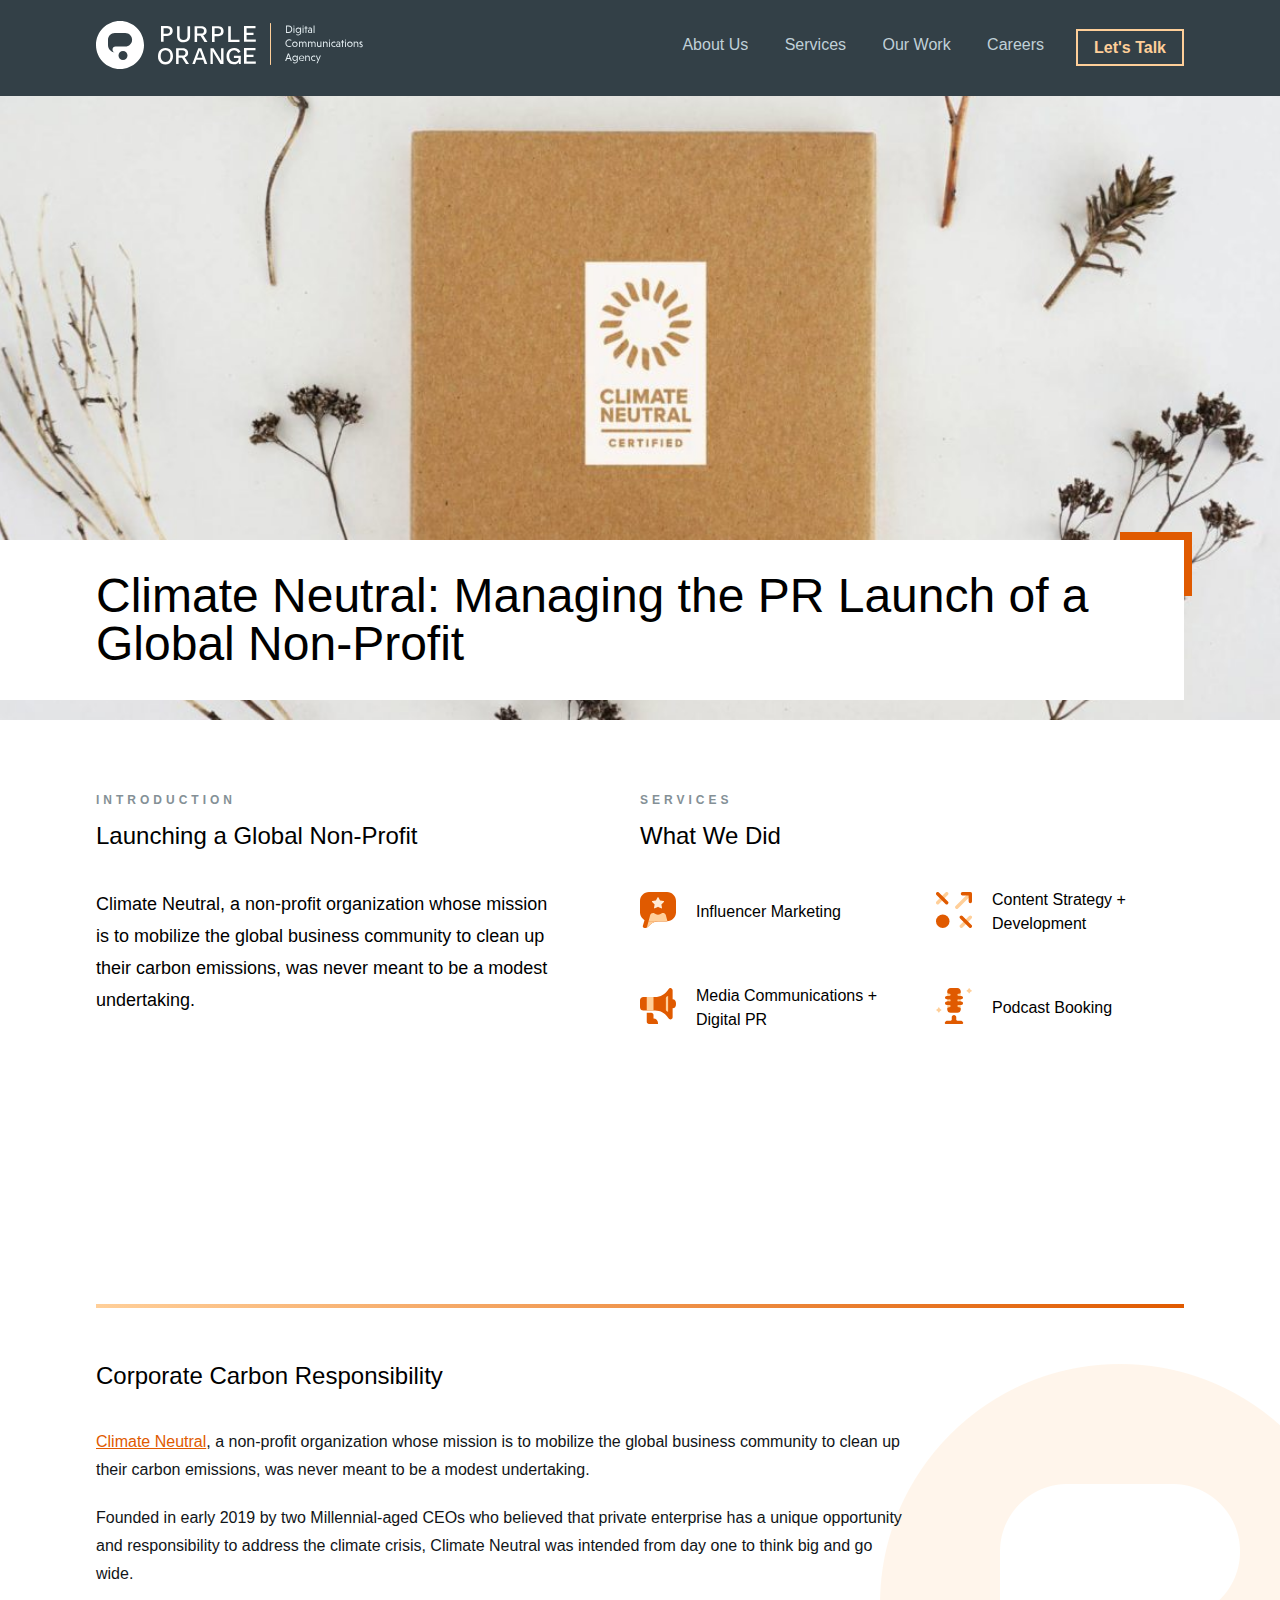
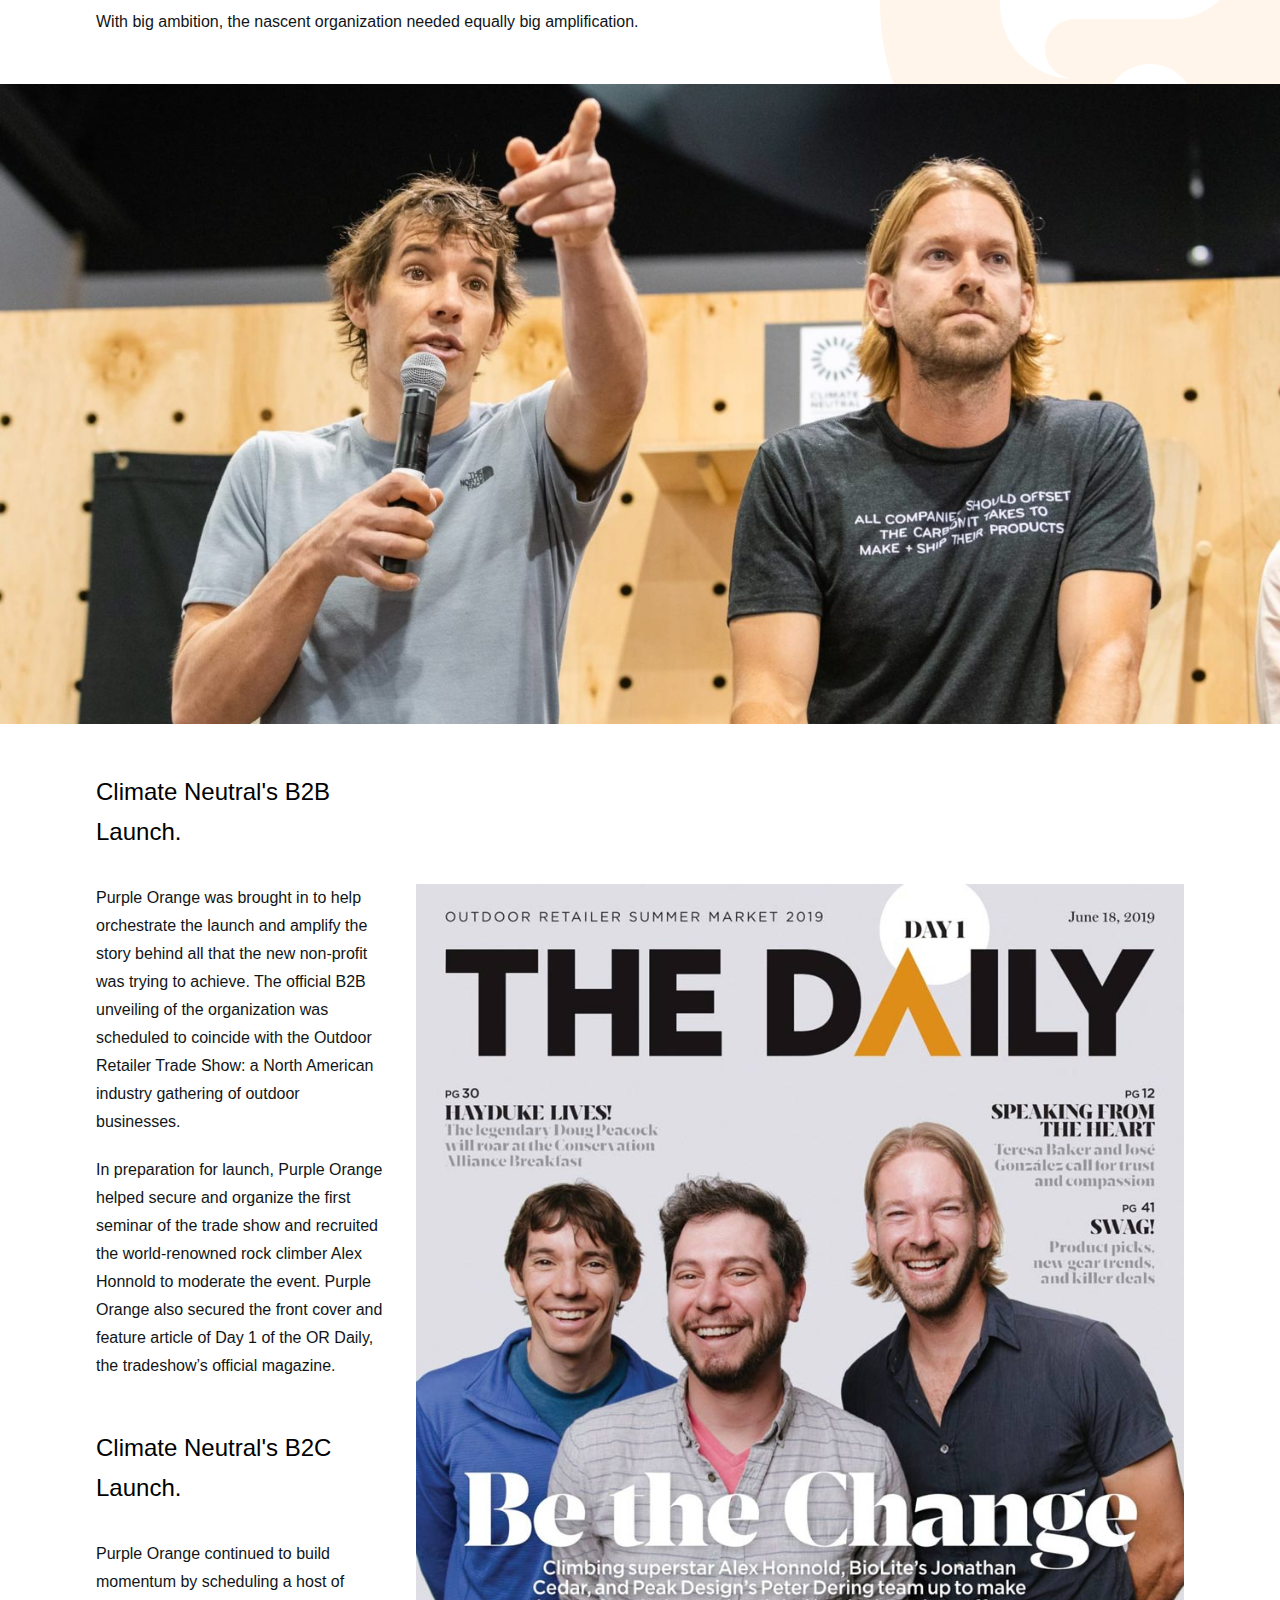
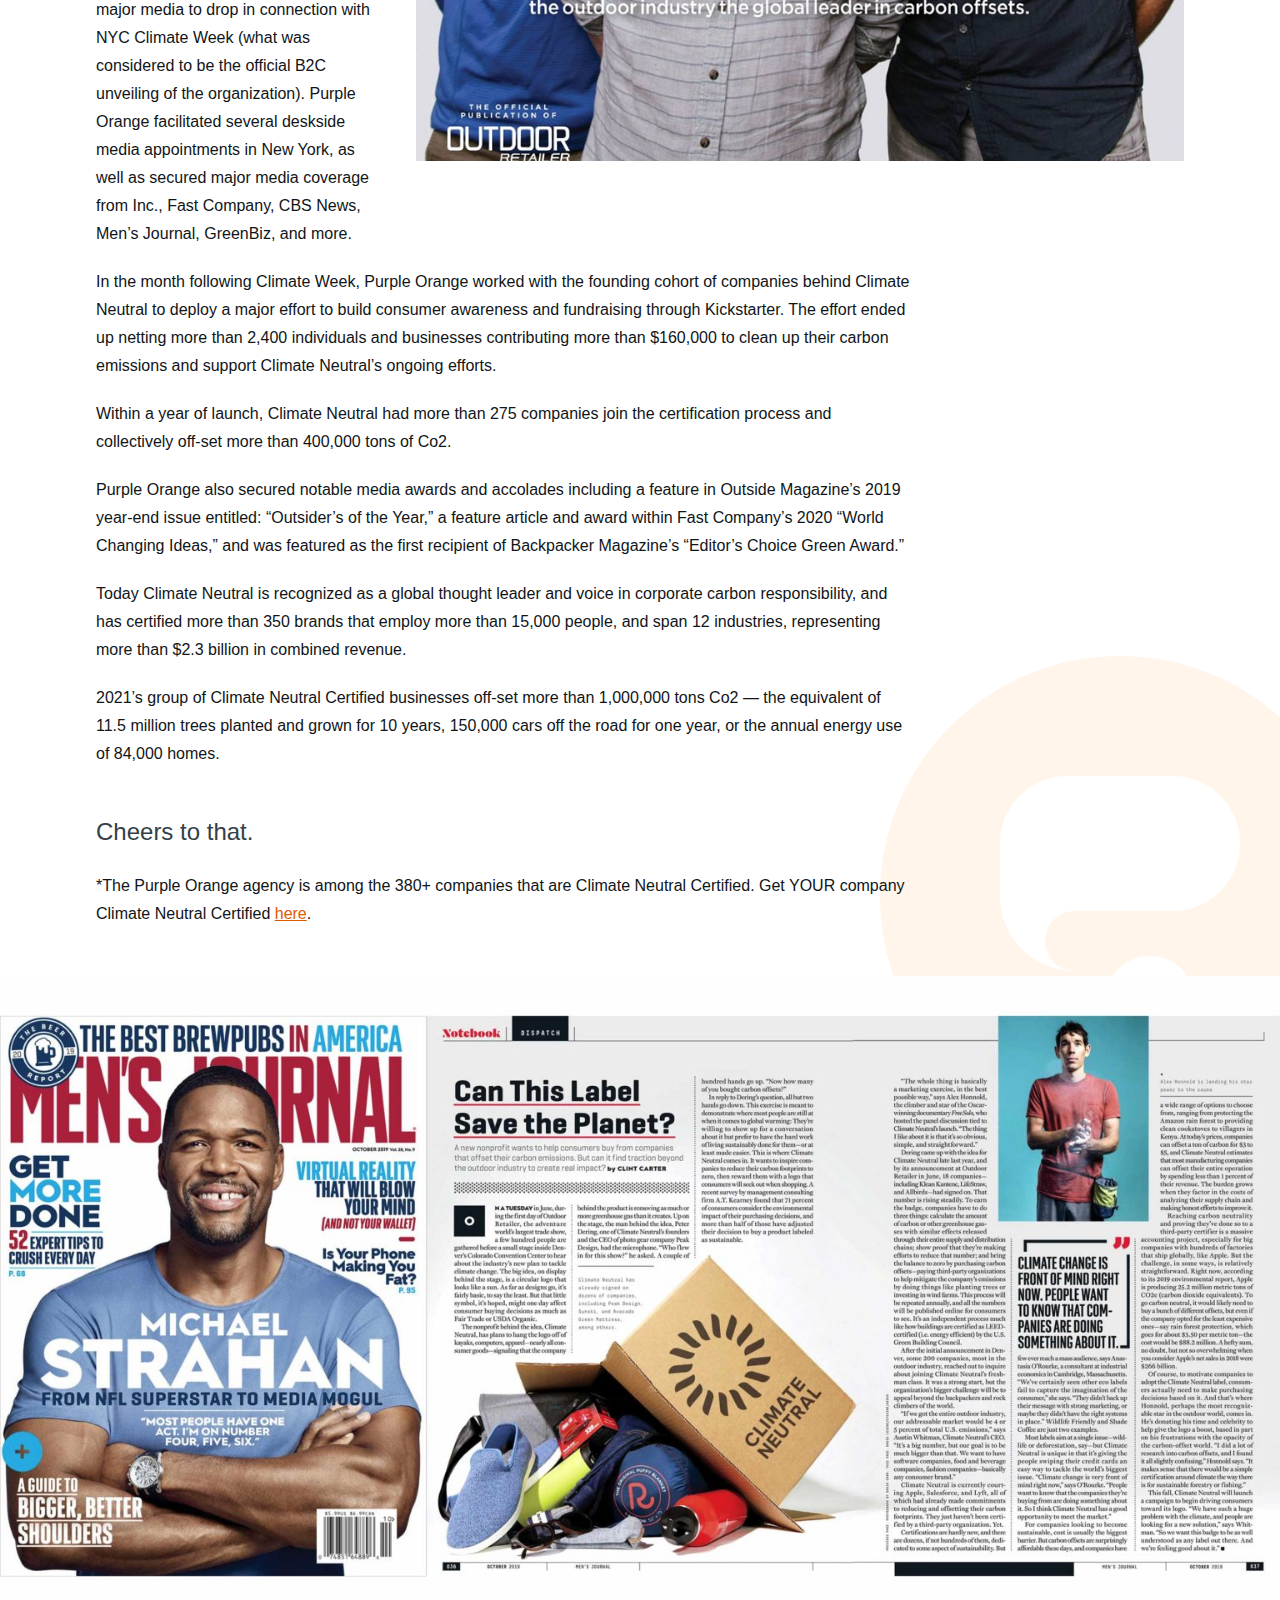
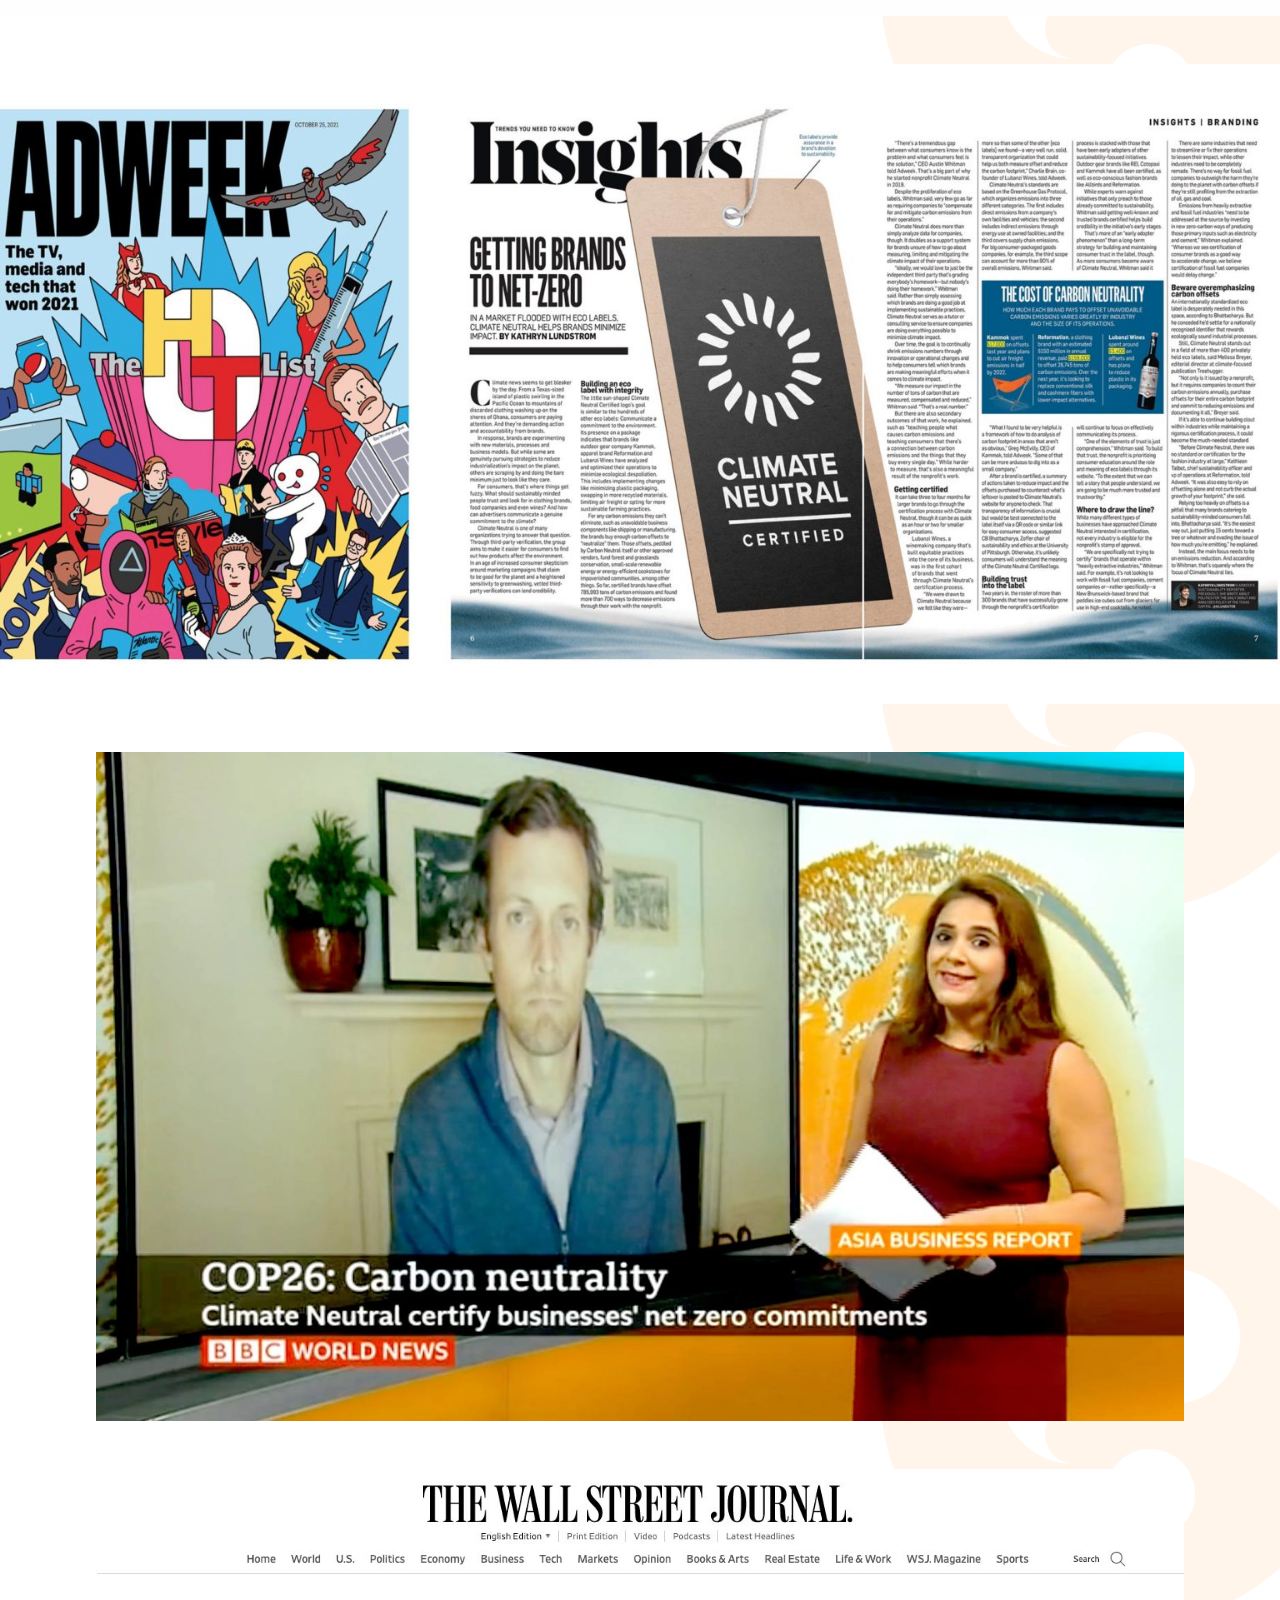
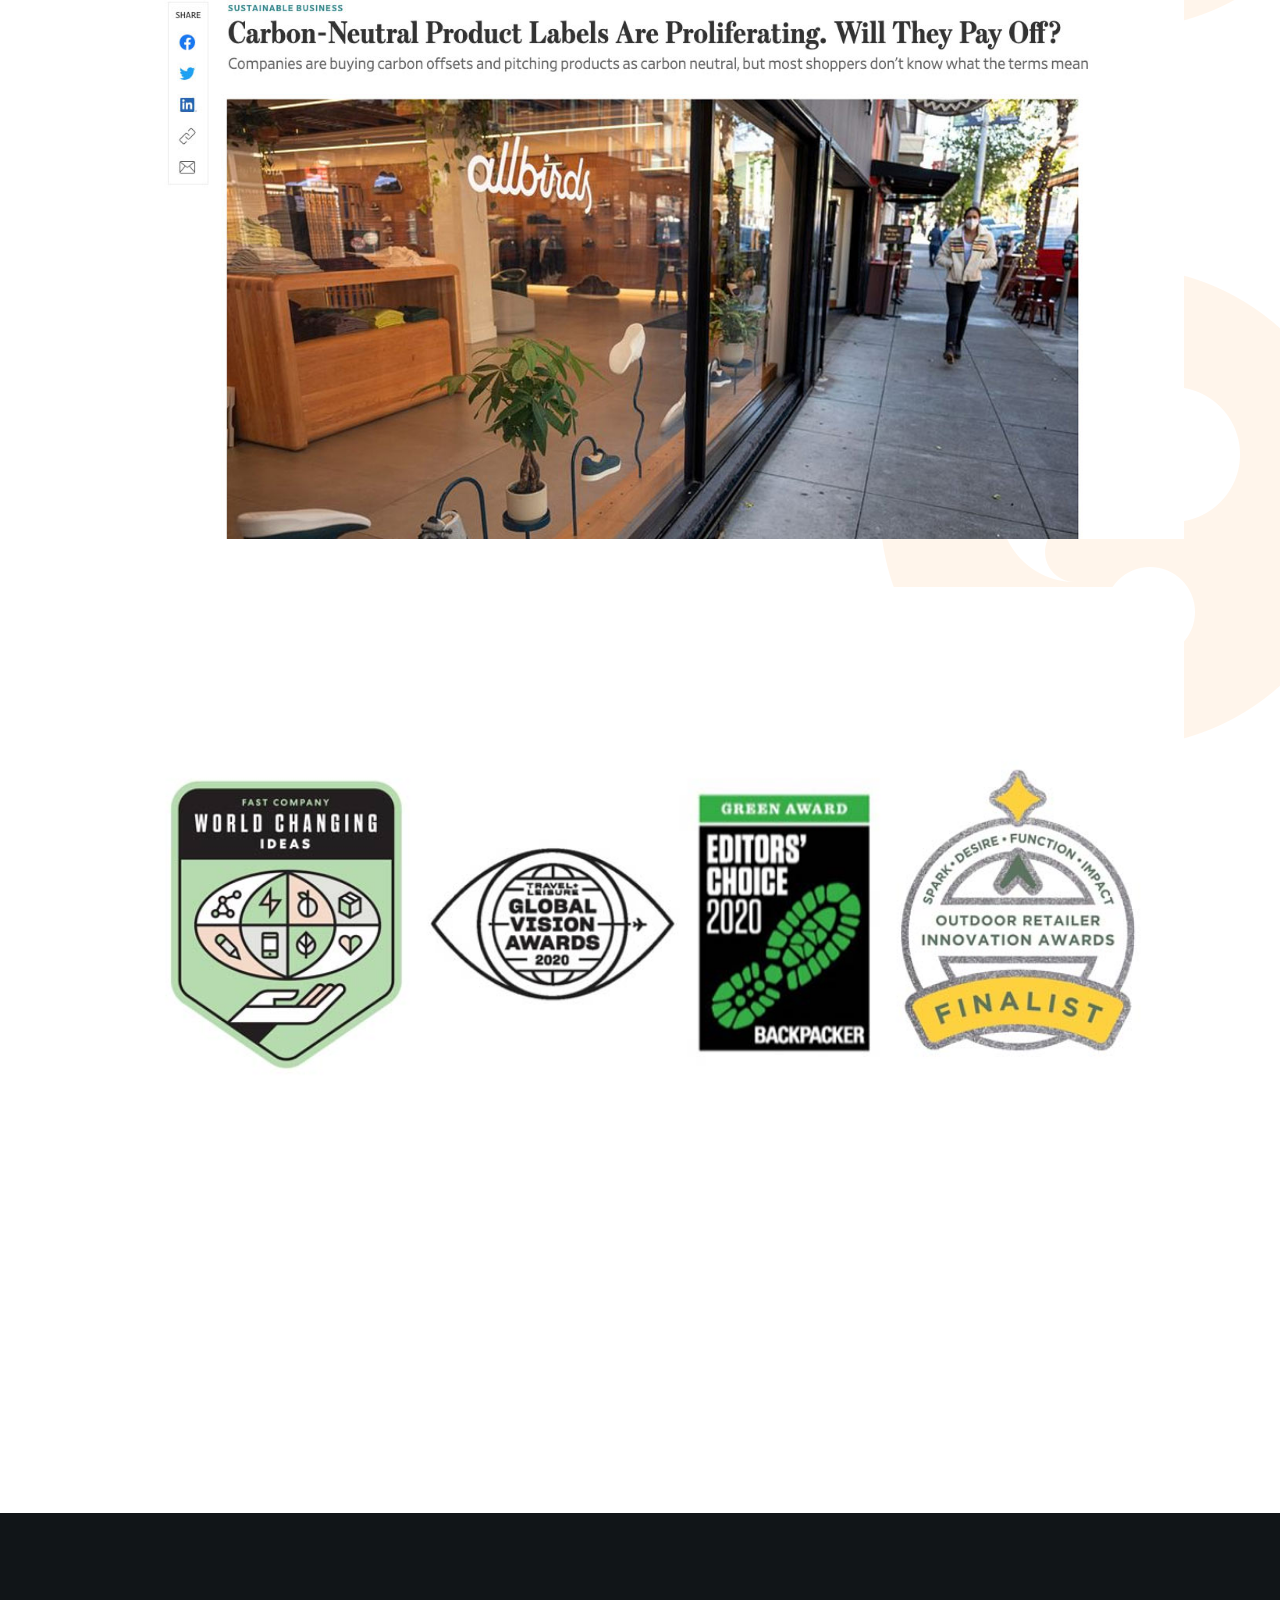
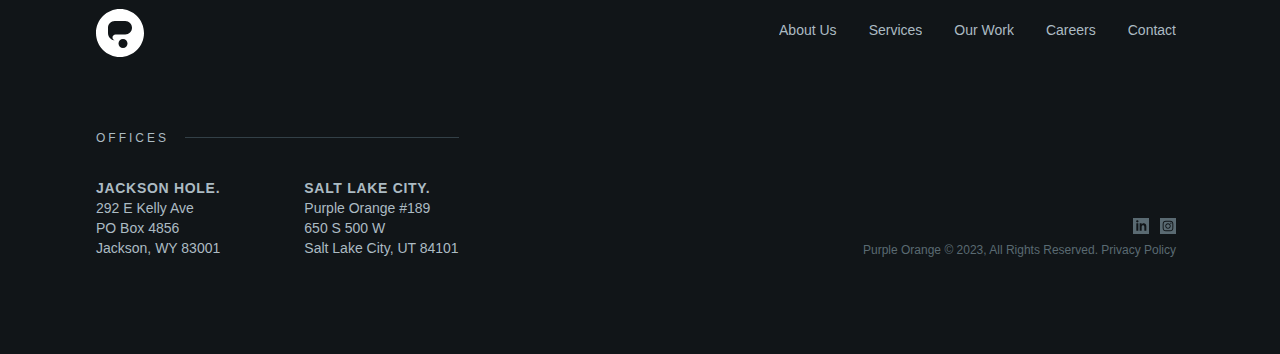
<file: case-studies/climate-neutral/index.htm>
﻿
	<!doctype html>
<!--[if lt IE 11]><html class="no-js no-svg ie lt-ie11" lang="en-US"> <![endif]-->
<!--[if gt IE 11]><!--><html class="no-js no-svg gt-ie11" lang="en-US"> <!--<![endif]-->
<head>
    <meta charset="UTF-8">
    <meta name="description" content="Digital Communication Agency">

    <link rel="preconnect" href="https://fonts.googleapis.com"><link rel="preconnect" href="https://fonts.gstatic.com" crossorigin=""><link href="../../css2?family=Outfit:wght@300;400;500;600;700&display=swap" rel="stylesheet">

    <link rel="stylesheet" href="../../wp-content/themes/popr/global.css?v=2.4.3" type="text/css" media="screen">
    <meta http-equiv="Content-Type" content="text/html; charset=UTF-8">
    <meta http-equiv="X-UA-Compatible" content="IE=edge">
    <meta name="viewport" content="width=device-width,initial-scale=1,maximum-scale=1,user-scalable=no">
    <link rel="author" href="../../wp-content/themes/popr/humans.txt">
    <link rel="profile" href="http://gmpg.org/xfn/11">

    <link rel="stylesheet" href="../../fvp4dif.css">
    <script defer="" src="../../alpinejs%403.12.0/dist/cdn.min.js"></script>

    <link rel="stylesheet" href="../../swiper%407.4.1/swiper-bundle.min.css">
    <script src="../../swiper%407.4.1/swiper-bundle.min.js"></script>

    <meta name='robots' content='index, follow, max-image-preview:large, max-snippet:-1, max-video-preview:-1'>

	<!-- This site is optimized with the Yoast SEO plugin v20.4 - https://yoast.com/wordpress/plugins/seo/ -->
	<title>Climate Neutral: Managing the PR Launch of a Global Non-Profit &ndash; Purple Orange</title>
	<meta name="description" content="Purple Orange Case Studies and Success Stories &ndash; Climate Neutral: Managing the PR Launch of a Global Non-Profit">
	<link rel="canonical" href="index.htm">
	<meta property="og:locale" content="en_US">
	<meta property="og:type" content="article">
	<meta property="og:title" content="Climate Neutral: Managing the PR Launch of a Global Non-Profit &ndash; Purple Orange">
	<meta property="og:description" content="Purple Orange Case Studies and Success Stories &ndash; Climate Neutral: Managing the PR Launch of a Global Non-Profit">
	<meta property="og:url" content="https://purpleorange.agency/case-studies/climate-neutral/">
	<meta property="og:site_name" content="Purple Orange">
	<meta property="article:modified_time" content="2021-12-22T19:25:01+00:00">
	<meta name="twitter:card" content="summary_large_image">
	<script type="application/ld+json" class="yoast-schema-graph">{"@context":"https://schema.org","@graph":[{"@type":"WebPage","@id":"https://purpleorange.agency/case-studies/climate-neutral/","url":"https://purpleorange.agency/case-studies/climate-neutral/","name":"Climate Neutral: Managing the PR Launch of a Global Non-Profit &ndash; Purple Orange","isPartOf":{"@id":"https://purpleorange.agency/#website"},"datePublished":"2021-12-10T18:17:26+00:00","dateModified":"2021-12-22T19:25:01+00:00","description":"Purple Orange Case Studies and Success Stories &ndash; Climate Neutral: Managing the PR Launch of a Global Non-Profit","breadcrumb":{"@id":"https://purpleorange.agency/case-studies/climate-neutral/#breadcrumb"},"inLanguage":"en-US","potentialAction":[{"@type":"ReadAction","target":["https://purpleorange.agency/case-studies/climate-neutral/"]}]},{"@type":"BreadcrumbList","@id":"https://purpleorange.agency/case-studies/climate-neutral/#breadcrumb","itemListElement":[{"@type":"ListItem","position":1,"name":"Home","item":"https://purpleorange.agency/"},{"@type":"ListItem","position":2,"name":"Case Studies","item":"https://purpleorange.agency/case-studies/"},{"@type":"ListItem","position":3,"name":"Climate Neutral: Managing the PR Launch of a Global Non-Profit"}]},{"@type":"WebSite","@id":"https://purpleorange.agency/#website","url":"https://purpleorange.agency/","name":"Purple Orange","description":"Digital Communication Agency","publisher":{"@id":"https://purpleorange.agency/#organization"},"potentialAction":[{"@type":"SearchAction","target":{"@type":"EntryPoint","urlTemplate":"https://purpleorange.agency/?s={search_term_string}"},"query-input":"required name=search_term_string"}],"inLanguage":"en-US"},{"@type":"Organization","@id":"https://purpleorange.agency/#organization","name":"Purple Orange – Digital Communications Agency","url":"https://purpleorange.agency/","logo":{"@type":"ImageObject","inLanguage":"en-US","@id":"https://purpleorange.agency/#/schema/logo/image/","url":"https://purpleorange.agency/wp-content/uploads/2021/12/Purple-Orange-PR.png","contentUrl":"https://purpleorange.agency/wp-content/uploads/2021/12/Purple-Orange-PR.png","width":600,"height":400,"caption":"Purple Orange – Digital Communications Agency"},"image":{"@id":"https://purpleorange.agency/#/schema/logo/image/"},"sameAs":["https://www.instagram.com/purpleorangepr/","https://www.linkedin.com/company/purple-orange-llc/"]}]}</script>
	<!-- / Yoast SEO plugin. -->


<link rel='stylesheet' id='sbi_styles-css' href='../../wp-content/plugins/instagram-feed-pro/css/sbi-styles.min.css?ver=6.2.2' type='text/css' media='all'>
<link rel='stylesheet' id='wp-block-library-css' href='../../wp-includes/css/dist/block-library/style.min.css?ver=6.1.1' type='text/css' media='all'>
<link rel='stylesheet' id='classic-theme-styles-css' href='../../wp-includes/css/classic-themes.min.css?ver=1' type='text/css' media='all'>
<style id='global-styles-inline-css' type='text/css'>
body{--wp--preset--color--black: #000000;--wp--preset--color--cyan-bluish-gray: #abb8c3;--wp--preset--color--white: #ffffff;--wp--preset--color--pale-pink: #f78da7;--wp--preset--color--vivid-red: #cf2e2e;--wp--preset--color--luminous-vivid-orange: #ff6900;--wp--preset--color--luminous-vivid-amber: #fcb900;--wp--preset--color--light-green-cyan: #7bdcb5;--wp--preset--color--vivid-green-cyan: #00d084;--wp--preset--color--pale-cyan-blue: #8ed1fc;--wp--preset--color--vivid-cyan-blue: #0693e3;--wp--preset--color--vivid-purple: #9b51e0;--wp--preset--gradient--vivid-cyan-blue-to-vivid-purple: linear-gradient(135deg,rgba(6,147,227,1) 0%,rgb(155,81,224) 100%);--wp--preset--gradient--light-green-cyan-to-vivid-green-cyan: linear-gradient(135deg,rgb(122,220,180) 0%,rgb(0,208,130) 100%);--wp--preset--gradient--luminous-vivid-amber-to-luminous-vivid-orange: linear-gradient(135deg,rgba(252,185,0,1) 0%,rgba(255,105,0,1) 100%);--wp--preset--gradient--luminous-vivid-orange-to-vivid-red: linear-gradient(135deg,rgba(255,105,0,1) 0%,rgb(207,46,46) 100%);--wp--preset--gradient--very-light-gray-to-cyan-bluish-gray: linear-gradient(135deg,rgb(238,238,238) 0%,rgb(169,184,195) 100%);--wp--preset--gradient--cool-to-warm-spectrum: linear-gradient(135deg,rgb(74,234,220) 0%,rgb(151,120,209) 20%,rgb(207,42,186) 40%,rgb(238,44,130) 60%,rgb(251,105,98) 80%,rgb(254,248,76) 100%);--wp--preset--gradient--blush-light-purple: linear-gradient(135deg,rgb(255,206,236) 0%,rgb(152,150,240) 100%);--wp--preset--gradient--blush-bordeaux: linear-gradient(135deg,rgb(254,205,165) 0%,rgb(254,45,45) 50%,rgb(107,0,62) 100%);--wp--preset--gradient--luminous-dusk: linear-gradient(135deg,rgb(255,203,112) 0%,rgb(199,81,192) 50%,rgb(65,88,208) 100%);--wp--preset--gradient--pale-ocean: linear-gradient(135deg,rgb(255,245,203) 0%,rgb(182,227,212) 50%,rgb(51,167,181) 100%);--wp--preset--gradient--electric-grass: linear-gradient(135deg,rgb(202,248,128) 0%,rgb(113,206,126) 100%);--wp--preset--gradient--midnight: linear-gradient(135deg,rgb(2,3,129) 0%,rgb(40,116,252) 100%);--wp--preset--duotone--dark-grayscale: url('#wp-duotone-dark-grayscale');--wp--preset--duotone--grayscale: url('#wp-duotone-grayscale');--wp--preset--duotone--purple-yellow: url('#wp-duotone-purple-yellow');--wp--preset--duotone--blue-red: url('#wp-duotone-blue-red');--wp--preset--duotone--midnight: url('#wp-duotone-midnight');--wp--preset--duotone--magenta-yellow: url('#wp-duotone-magenta-yellow');--wp--preset--duotone--purple-green: url('#wp-duotone-purple-green');--wp--preset--duotone--blue-orange: url('#wp-duotone-blue-orange');--wp--preset--font-size--small: 13px;--wp--preset--font-size--medium: 20px;--wp--preset--font-size--large: 36px;--wp--preset--font-size--x-large: 42px;--wp--preset--spacing--20: 0.44rem;--wp--preset--spacing--30: 0.67rem;--wp--preset--spacing--40: 1rem;--wp--preset--spacing--50: 1.5rem;--wp--preset--spacing--60: 2.25rem;--wp--preset--spacing--70: 3.38rem;--wp--preset--spacing--80: 5.06rem;}:where(.is-layout-flex){gap: 0.5em;}body .is-layout-flow > .alignleft{float: left;margin-inline-start: 0;margin-inline-end: 2em;}body .is-layout-flow > .alignright{float: right;margin-inline-start: 2em;margin-inline-end: 0;}body .is-layout-flow > .aligncenter{margin-left: auto !important;margin-right: auto !important;}body .is-layout-constrained > .alignleft{float: left;margin-inline-start: 0;margin-inline-end: 2em;}body .is-layout-constrained > .alignright{float: right;margin-inline-start: 2em;margin-inline-end: 0;}body .is-layout-constrained > .aligncenter{margin-left: auto !important;margin-right: auto !important;}body .is-layout-constrained > :where(:not(.alignleft):not(.alignright):not(.alignfull)){max-width: var(--wp--style--global--content-size);margin-left: auto !important;margin-right: auto !important;}body .is-layout-constrained > .alignwide{max-width: var(--wp--style--global--wide-size);}body .is-layout-flex{display: flex;}body .is-layout-flex{flex-wrap: wrap;align-items: center;}body .is-layout-flex > *{margin: 0;}:where(.wp-block-columns.is-layout-flex){gap: 2em;}.has-black-color{color: var(--wp--preset--color--black) !important;}.has-cyan-bluish-gray-color{color: var(--wp--preset--color--cyan-bluish-gray) !important;}.has-white-color{color: var(--wp--preset--color--white) !important;}.has-pale-pink-color{color: var(--wp--preset--color--pale-pink) !important;}.has-vivid-red-color{color: var(--wp--preset--color--vivid-red) !important;}.has-luminous-vivid-orange-color{color: var(--wp--preset--color--luminous-vivid-orange) !important;}.has-luminous-vivid-amber-color{color: var(--wp--preset--color--luminous-vivid-amber) !important;}.has-light-green-cyan-color{color: var(--wp--preset--color--light-green-cyan) !important;}.has-vivid-green-cyan-color{color: var(--wp--preset--color--vivid-green-cyan) !important;}.has-pale-cyan-blue-color{color: var(--wp--preset--color--pale-cyan-blue) !important;}.has-vivid-cyan-blue-color{color: var(--wp--preset--color--vivid-cyan-blue) !important;}.has-vivid-purple-color{color: var(--wp--preset--color--vivid-purple) !important;}.has-black-background-color{background-color: var(--wp--preset--color--black) !important;}.has-cyan-bluish-gray-background-color{background-color: var(--wp--preset--color--cyan-bluish-gray) !important;}.has-white-background-color{background-color: var(--wp--preset--color--white) !important;}.has-pale-pink-background-color{background-color: var(--wp--preset--color--pale-pink) !important;}.has-vivid-red-background-color{background-color: var(--wp--preset--color--vivid-red) !important;}.has-luminous-vivid-orange-background-color{background-color: var(--wp--preset--color--luminous-vivid-orange) !important;}.has-luminous-vivid-amber-background-color{background-color: var(--wp--preset--color--luminous-vivid-amber) !important;}.has-light-green-cyan-background-color{background-color: var(--wp--preset--color--light-green-cyan) !important;}.has-vivid-green-cyan-background-color{background-color: var(--wp--preset--color--vivid-green-cyan) !important;}.has-pale-cyan-blue-background-color{background-color: var(--wp--preset--color--pale-cyan-blue) !important;}.has-vivid-cyan-blue-background-color{background-color: var(--wp--preset--color--vivid-cyan-blue) !important;}.has-vivid-purple-background-color{background-color: var(--wp--preset--color--vivid-purple) !important;}.has-black-border-color{border-color: var(--wp--preset--color--black) !important;}.has-cyan-bluish-gray-border-color{border-color: var(--wp--preset--color--cyan-bluish-gray) !important;}.has-white-border-color{border-color: var(--wp--preset--color--white) !important;}.has-pale-pink-border-color{border-color: var(--wp--preset--color--pale-pink) !important;}.has-vivid-red-border-color{border-color: var(--wp--preset--color--vivid-red) !important;}.has-luminous-vivid-orange-border-color{border-color: var(--wp--preset--color--luminous-vivid-orange) !important;}.has-luminous-vivid-amber-border-color{border-color: var(--wp--preset--color--luminous-vivid-amber) !important;}.has-light-green-cyan-border-color{border-color: var(--wp--preset--color--light-green-cyan) !important;}.has-vivid-green-cyan-border-color{border-color: var(--wp--preset--color--vivid-green-cyan) !important;}.has-pale-cyan-blue-border-color{border-color: var(--wp--preset--color--pale-cyan-blue) !important;}.has-vivid-cyan-blue-border-color{border-color: var(--wp--preset--color--vivid-cyan-blue) !important;}.has-vivid-purple-border-color{border-color: var(--wp--preset--color--vivid-purple) !important;}.has-vivid-cyan-blue-to-vivid-purple-gradient-background{background: var(--wp--preset--gradient--vivid-cyan-blue-to-vivid-purple) !important;}.has-light-green-cyan-to-vivid-green-cyan-gradient-background{background: var(--wp--preset--gradient--light-green-cyan-to-vivid-green-cyan) !important;}.has-luminous-vivid-amber-to-luminous-vivid-orange-gradient-background{background: var(--wp--preset--gradient--luminous-vivid-amber-to-luminous-vivid-orange) !important;}.has-luminous-vivid-orange-to-vivid-red-gradient-background{background: var(--wp--preset--gradient--luminous-vivid-orange-to-vivid-red) !important;}.has-very-light-gray-to-cyan-bluish-gray-gradient-background{background: var(--wp--preset--gradient--very-light-gray-to-cyan-bluish-gray) !important;}.has-cool-to-warm-spectrum-gradient-background{background: var(--wp--preset--gradient--cool-to-warm-spectrum) !important;}.has-blush-light-purple-gradient-background{background: var(--wp--preset--gradient--blush-light-purple) !important;}.has-blush-bordeaux-gradient-background{background: var(--wp--preset--gradient--blush-bordeaux) !important;}.has-luminous-dusk-gradient-background{background: var(--wp--preset--gradient--luminous-dusk) !important;}.has-pale-ocean-gradient-background{background: var(--wp--preset--gradient--pale-ocean) !important;}.has-electric-grass-gradient-background{background: var(--wp--preset--gradient--electric-grass) !important;}.has-midnight-gradient-background{background: var(--wp--preset--gradient--midnight) !important;}.has-small-font-size{font-size: var(--wp--preset--font-size--small) !important;}.has-medium-font-size{font-size: var(--wp--preset--font-size--medium) !important;}.has-large-font-size{font-size: var(--wp--preset--font-size--large) !important;}.has-x-large-font-size{font-size: var(--wp--preset--font-size--x-large) !important;}
.wp-block-navigation a:where(:not(.wp-element-button)){color: inherit;}
:where(.wp-block-columns.is-layout-flex){gap: 2em;}
.wp-block-pullquote{font-size: 1.5em;line-height: 1.6;}
</style>
<script type='text/javascript' src='../../wp-includes/js/jquery/jquery.min.js?ver=3.6.1' id='jquery-core-js'></script>
<script type='text/javascript' src='../../wp-includes/js/jquery/jquery-migrate.min.js?ver=3.3.2' id='jquery-migrate-js'></script>
<link rel="https://api.w.org/" href="../../wp-json/index.htm"><link rel="alternate" type="application/json" href="../../wp-json/wp/v2/case-studies/567"><link rel="EditURI" type="application/rsd+xml" title="RSD" href="../../xmlrpc.php?rsd">
<link rel="wlwmanifest" type="application/wlwmanifest+xml" href="../../wp-includes/wlwmanifest.xml">
<link rel='shortlink' href='../../index.htm?p=567'>
<link rel="alternate" type="application/json+oembed" href="../../wp-json/oembed/1.0/embed-16?url=https%3A%2F%2Fpurpleorange.agency%2Fcase-studies%2Fclimate-neutral%2F">
<link rel="alternate" type="text/xml+oembed" href="../../wp-json/oembed/1.0/embed-17?url=https%3A%2F%2Fpurpleorange.agency%2Fcase-studies%2Fclimate-neutral%2F&#038;format=xml">
<link rel="icon" href="../../wp-content/uploads/2021/11/cropped-favicon-32x32.png" sizes="32x32">
<link rel="icon" href="../../wp-content/uploads/2021/11/cropped-favicon-192x192.png" sizes="192x192">
<link rel="apple-touch-icon" href="../../wp-content/uploads/2021/11/cropped-favicon-180x180.png">
<meta name="msapplication-TileImage" content="https://purpleorange.agency/wp-content/uploads/2021/11/cropped-favicon-270x270.png">

		</head>


	<body class="case_studies-template-default single single-case_studies postid-567" x-data="{ open: false }" :class="{ 'overflow-y-hidden': open }">
		<a class="sr-only skip-link" href="#content">Skip to content</a>

					
<header id="header-site" class="relative z-40 font-bold bg-gray text-offwhite">

    <div class="container flex items-center justify-between w-full h-24">
        <div class="z-50 flex items-center h-full logo">
            <h1 class="sr-only">
                <a href="../../index.htm" rel="home">Purple Orange</a>
            </h1>
            <a href="../../index.htm" rel="home" title="Purple Orange">
                <span class="md:hidden">
                    <?xml version="1.0" encoding="UTF-8"?>
<svg width="160px" height="48px" viewbox="0 0 160 48" version="1.1" xmlns="http://www.w3.org/2000/svg" xmlns:xlink="http://www.w3.org/1999/xlink">
    <title>Purple Orange Logo + Wordmark</title>
    <g id="Purple-Orange-Logo-/-48px-/-Logo-+-Wordmark-/-Black" stroke="none" stroke-width="1" fill="none" fill-rule="evenodd">
        <path d="M105.0544,5.16 L105.38896,5.16565333 C106.928587,5.21841778 108.165067,5.64053333 109.0984,6.432 C110.0984,7.28 110.5984,8.424 110.5984,9.864 C110.5984,11.352 110.0984,12.5 109.0984,13.308 L108.89376,13.4642133 C108.40544,13.8161422 107.841333,14.0800889 107.20144,14.2560533 L107.1614,14.267 L111.5344,21 L108.5824,21 L104.5484,14.664 L101.1424,14.664 L101.1424,21 L98.5984,21 L98.5984,5.16 L105.0544,5.16 Z M104.8624,7.344 L101.1424,7.344 L101.1424,12.528 L104.8624,12.528 C105.9024,12.528 106.6744,12.316 107.1784,11.892 C107.6824,11.468 107.9344,10.816 107.9344,9.936 C107.9344,9.072 107.6824,8.424 107.1784,7.992 C106.6744,7.56 105.9024,7.344 104.8624,7.344 Z" id="Combined-Shape" fill="#FFFFFF" fill-rule="nonzero"></path>
        <path d="M122.1296,5.16 L122.46572,5.166 C123.46004,5.202 124.328,5.4 125.0696,5.76 C125.8936,6.16 126.5376,6.728 127.0016,7.464 C127.4656,8.2 127.6976,9.088 127.6976,10.128 C127.6976,11.152 127.4656,12.036 127.0016,12.78 C126.5376,13.524 125.8936,14.096 125.0696,14.496 C124.2456,14.896 123.2656,15.096 122.1296,15.096 L118.6016,15.096 L118.6016,21 L116.0336,21 L116.0336,5.16 L122.1296,5.16 Z M121.7216,7.344 L118.6016,7.344 L118.6016,12.888 L121.7216,12.888 C122.8576,12.888 123.6936,12.652 124.2296,12.18 C124.7656,11.708 125.0336,11.024 125.0336,10.128 C125.0336,9.216 124.7656,8.524 124.2296,8.052 C123.6936,7.58 122.8576,7.344 121.7216,7.344 Z" id="Combined-Shape" fill="#FFFFFF" fill-rule="nonzero"></path>
        <path d="M69.464,27 C71,27 72.328,27.328 73.448,27.984 C74.568,28.64 75.432,29.576 76.04,30.792 C76.648,32.008 76.952,33.464 76.952,35.16 C76.952,36.856 76.648,38.312 76.04,39.528 C75.432,40.744 74.568,41.68 73.448,42.336 C72.328,42.992 71,43.32 69.464,43.32 C67.944,43.32 66.624,42.992 65.504,42.336 C64.384,41.68 63.52,40.744 62.912,39.528 C62.304,38.312 62,36.856 62,35.16 C62,33.464 62.304,32.008 62.912,30.792 C63.52,29.576 64.384,28.64 65.504,27.984 C66.624,27.328 67.944,27 69.464,27 Z M69.464,29.232 C68.472,29.232 67.62,29.464 66.908,29.928 C66.196,30.392 65.648,31.064 65.264,31.944 C64.88,32.824 64.688,33.896 64.688,35.16 C64.688,36.408 64.88,37.476 65.264,38.364 C65.648,39.252 66.196,39.928 66.908,40.392 C67.62,40.856 68.472,41.088 69.464,41.088 C70.472,41.088 71.332,40.856 72.044,40.392 C72.756,39.928 73.304,39.252 73.688,38.364 C74.072,37.476 74.264,36.408 74.264,35.16 C74.264,33.896 74.072,32.824 73.688,31.944 C73.304,31.064 72.756,30.392 72.044,29.928 C71.332,29.464 70.472,29.232 69.464,29.232 Z" id="Combined-Shape" fill="#FFFFFF" fill-rule="nonzero"></path>
        <path d="M86.5968,27.16 L86.93136,27.1656533 C88.4709867,27.2184178 89.7074667,27.6405333 90.6408,28.432 C91.6408,29.28 92.1408,30.424 92.1408,31.864 C92.1408,33.352 91.6408,34.5 90.6408,35.308 L90.43616,35.4642133 C89.94784,35.8161422 89.3837333,36.0800889 88.74384,36.2560533 L88.7028,36.267 L93.0768,43 L90.1248,43 L86.0898,36.664 L82.6848,36.664 L82.6848,43 L80.1408,43 L80.1408,27.16 L86.5968,27.16 Z M86.4048,29.344 L82.6848,29.344 L82.6848,34.528 L86.4048,34.528 C87.4448,34.528 88.2168,34.316 88.7208,33.892 C89.2248,33.468 89.4768,32.816 89.4768,31.936 C89.4768,31.072 89.2248,30.424 88.7208,29.992 C88.2168,29.56 87.4448,29.344 86.4048,29.344 Z" id="Combined-Shape" fill="#FFFFFF" fill-rule="nonzero"></path>
        <path d="M105.3136,27.16 L111.2896,43 L108.5776,43 L107.0826,38.848 L100.4116,38.848 L98.9056,43 L96.2656,43 L102.2416,27.16 L105.3136,27.16 Z M103.7776,29.392 L103.7056,29.392 L103.0336,31.624 L101.1686,36.76 L106.3306,36.76 L104.4976,31.672 L103.7776,29.392 Z" id="Combined-Shape" fill="#FFFFFF" fill-rule="nonzero"></path>
        <path d="M71.096,5 L71.43212,5.006 C72.42644,5.042 73.2944,5.24 74.036,5.6 C74.86,6 75.504,6.568 75.968,7.304 C76.432,8.04 76.664,8.928 76.664,9.968 C76.664,10.992 76.432,11.876 75.968,12.62 C75.504,13.364 74.86,13.936 74.036,14.336 C73.212,14.736 72.232,14.936 71.096,14.936 L67.568,14.936 L67.568,20.84 L65,20.84 L65,5 L71.096,5 Z M70.688,7.184 L67.568,7.184 L67.568,12.728 L70.688,12.728 C71.824,12.728 72.66,12.492 73.196,12.02 C73.732,11.548 74,10.864 74,9.968 C74,9.056 73.732,8.364 73.196,7.892 C72.66,7.42 71.824,7.184 70.688,7.184 Z" id="Combined-Shape" fill="#FFFFFF" fill-rule="nonzero"></path>
        <path d="M87.6192,21.24 C89.7312,21.24 91.3392,20.712 92.4432,19.656 C93.5472,18.6 94.0992,17.024 94.0992,14.928 L94.0992,14.928 L94.0992,5.16 L91.5312,5.16 L91.5312,14.616 C91.5312,16.104 91.2112,17.208 90.5712,17.928 C89.9312,18.648 88.9472,19.008 87.6192,19.008 C86.3072,19.008 85.3312,18.648 84.6912,17.928 C84.0512,17.208 83.7312,16.104 83.7312,14.616 L83.7312,14.616 L83.7312,5.16 L81.1632,5.16 L81.1632,14.928 C81.1632,17.024 81.7192,18.6 82.8312,19.656 C83.9432,20.712 85.5392,21.24 87.6192,21.24 Z" id="Path" fill="#FFFFFF" fill-rule="nonzero"></path>
        <polygon id="Path" fill="#FFFFFF" fill-rule="nonzero" points="143.5008 21 143.5008 18.792 134.7648 18.792 134.7648 5.16 132.1968 5.16 132.1968 21"></polygon>
        <polygon id="Path" fill="#FFFFFF" fill-rule="nonzero" points="159.808 20.84 159.808 18.632 150.568 18.632 150.568 13.928 157.528 13.928 157.528 11.768 150.568 11.768 150.568 7.208 159.472 7.208 159.472 5 148 5 148 20.84"></polygon>
        <polygon id="Path" fill="#FFFFFF" fill-rule="nonzero" points="116.8304 43 116.8304 32.776 116.7344 30.208 116.7584 30.208 118.2944 33.016 124.4144 43 127.4624 43 127.4624 27.16 125.0864 27.16 125.0864 37.384 125.1824 39.976 125.1584 39.976 123.5984 37.12 117.5024 27.16 114.4784 27.16 114.4784 43"></polygon>
        <path d="M137.9712,43.24 C139.3152,43.24 140.4312,42.96 141.3192,42.4 C141.9112,42.0266667 142.3912,41.5537778 142.7592,40.9813333 L142.7972,40.919 L142.8912,43 L144.8112,43 L144.8112,34.84 L137.9232,34.84 L137.9232,36.928 L142.5312,36.928 L142.5312,37.384 C142.5312,38.008 142.4232,38.548 142.2072,39.004 C141.9912,39.46 141.6912,39.836 141.3072,40.132 C140.9232,40.428 140.4752,40.652 139.9632,40.804 C139.4512,40.956 138.8992,41.032 138.3072,41.032 C137.2192,41.032 136.3032,40.8 135.5592,40.336 C134.8152,39.872 134.2592,39.196 133.8912,38.308 C133.5232,37.42 133.3392,36.344 133.3392,35.08 C133.3392,33.832 133.5472,32.764 133.9632,31.876 C134.3792,30.988 134.9592,30.312 135.7032,29.848 C136.4472,29.384 137.3152,29.152 138.3072,29.152 C139.2992,29.152 140.1432,29.372 140.8392,29.812 C141.5352,30.252 142.0352,30.912 142.3392,31.792 L142.3392,31.792 L144.7152,30.664 C144.1072,29.384 143.2952,28.44 142.2792,27.832 C141.2632,27.224 139.9312,26.92 138.2832,26.92 C136.7792,26.92 135.4472,27.252 134.2872,27.916 C133.1272,28.58 132.2312,29.52 131.5992,30.736 C130.9672,31.952 130.6512,33.4 130.6512,35.08 C130.6512,36.792 130.9552,38.252 131.5632,39.46 C132.1712,40.668 133.0192,41.6 134.1072,42.256 C135.1952,42.912 136.4832,43.24 137.9712,43.24 Z" id="Path" fill="#FFFFFF" fill-rule="nonzero"></path>
        <polygon id="Path" fill="#FFFFFF" fill-rule="nonzero" points="159.808 42.84 159.808 40.632 150.568 40.632 150.568 35.928 157.528 35.928 157.528 33.768 150.568 33.768 150.568 29.208 159.472 29.208 159.472 27 148 27 148 42.84"></polygon>
        <g id="Purple-Orange-Logo-/-48px-/-Logo" fill="#FFFFFF">
            <path d="M24,0 C37.254834,0 48,10.745166 48,24 C48,37.254834 37.254834,48 24,48 C10.745166,48 0,37.254834 0,24 C0,10.745166 10.745166,0 24,0 Z M27,30 C24.5147186,30 22.5,32.0147186 22.5,34.5 C22.5,36.9852814 24.5147186,39 27,39 C29.4852814,39 31.5,36.9852814 31.5,34.5 C31.5,32.0147186 29.4852814,30 27,30 Z M29.25,12 L18.75,12 C15.0220779,12 12,15.0220779 12,18.75 L12,24 C12,28.1421356 15.3578644,31.5 19.5,31.5 C17.8431458,31.5 16.5,30.1568542 16.5,28.5 C16.5,26.8431458 17.8431458,25.5 19.5,25.5 L29.25,25.5 C32.9779221,25.5 36,22.4779221 36,18.75 C36,15.0220779 32.9779221,12 29.25,12 Z" id="Combined-Shape"></path>
        </g>
    </g>
</svg>
                </span>
                <span class="hidden md:inline-block">
                    <svg width="279px" height="48px" version="1.1" id="Layer_1" xmlns="http://www.w3.org/2000/svg" xmlns:xlink="http://www.w3.org/1999/xlink" x="0px" y="0px" viewbox="0 0 279 48" style="enable-background:new 0 0 279 48;" xml:space="preserve">
<style type="text/css">
	.st0{fill:#FFFFFF;}
	.st1{fill-rule:evenodd;clip-rule:evenodd;fill:#FFFFFF;}
	.st2{fill:none;stroke:#FFCF99;stroke-linecap:round;}
	.st3{enable-background:new    ;}
	.st4{fill:#E4EDF1;}
</style>
<g id="Symbols">
	<g id="Comps-Elements-_-Navigation-_-Navbar-_-Desktop-_-White">
		<g id="Group">
			<g id="Purple-Orange-Logo-_-48px-_-Logo">
				<path id="Combined-Shape" class="st0" d="M105.1,5.2h0.3c1.3,0,2.7,0.4,3.7,1.3c1,0.9,1.6,2.1,1.5,3.4c0.1,1.3-0.5,2.6-1.5,3.4
					l0,0l-0.2,0.1c-0.5,0.4-1.1,0.6-1.7,0.8l0,0l4.3,6.8h-3l-4-6.3h-3.4V21h-2.5V5.2H105.1z M104.9,7.3h-3.7v5.2h3.7
					c0.8,0.1,1.6-0.2,2.3-0.6c0.5-0.5,0.8-1.3,0.8-2c0-0.7-0.2-1.4-0.8-1.9C106.5,7.5,105.7,7.3,104.9,7.3L104.9,7.3z"></path>
				<path id="Combined-Shape-2" class="st0" d="M122.1,5.2h0.3c0.9,0,1.8,0.2,2.6,0.6c0.8,0.4,1.5,1,1.9,1.7
					c0.5,0.8,0.7,1.7,0.7,2.7c0,0.9-0.2,1.9-0.7,2.7c-0.5,0.7-1.1,1.3-1.9,1.7c-0.9,0.4-1.9,0.6-2.9,0.6h-3.5V21H116V5.2H122.1z
					 M121.7,7.3h-3.1v5.6h3.1c0.9,0.1,1.8-0.2,2.5-0.7c0.5-0.5,0.8-1.2,0.8-2c0.1-0.8-0.2-1.5-0.8-2.1
					C123.5,7.6,122.6,7.3,121.7,7.3L121.7,7.3z"></path>
				<path id="Combined-Shape-3" class="st0" d="M69.5,27c1.4,0,2.8,0.3,4,1c1.1,0.7,2,1.6,2.5,2.8c0.7,1.4,1,2.9,1,4.4
					c0,1.5-0.3,3-1,4.4c-0.6,1.2-1.5,2.1-2.6,2.8c-2.5,1.3-5.5,1.3-8,0c-1.1-0.7-2-1.6-2.6-2.8c-0.6-1.4-0.9-2.9-0.8-4.4
					c0-1.5,0.3-3,0.9-4.4c0.6-1.2,1.5-2.1,2.6-2.8C66.7,27.3,68.1,27,69.5,27z M69.5,29.2c-1.8-0.1-3.5,1-4.2,2.7
					c-0.4,1-0.6,2.1-0.6,3.2c0,1.1,0.2,2.2,0.6,3.2c0.7,1.7,2.4,2.8,4.2,2.7c0.9,0,1.8-0.2,2.6-0.7c0.7-0.5,1.3-1.2,1.7-2
					c0.4-1,0.6-2.1,0.6-3.2c0-1.1-0.2-2.2-0.6-3.2c-0.3-0.8-0.9-1.5-1.7-2C71.3,29.5,70.4,29.2,69.5,29.2z"></path>
				<path id="Combined-Shape-4" class="st0" d="M86.6,27.2h0.3c1.3,0,2.7,0.4,3.7,1.3c1,0.9,1.6,2.1,1.5,3.4
					c0.1,1.3-0.5,2.6-1.5,3.4l0,0l-0.2,0.2c-0.5,0.4-1.1,0.6-1.7,0.8l0,0l4.3,6.8h-3l-4-6.3h-3.4V43h-2.5V27.2H86.6z M86.4,29.3
					h-3.7v5.2h3.7c0.8,0.1,1.6-0.2,2.3-0.6c0.5-0.5,0.8-1.2,0.8-2c0.1-0.7-0.2-1.5-0.8-2C88,29.5,87.2,29.2,86.4,29.3L86.4,29.3z"></path>
				<path id="Combined-Shape-5" class="st0" d="M105.3,27.2l6,15.8h-2.7l-1.5-4.2h-6.7L98.9,43h-2.6l6-15.8H105.3z M103.8,29.4
					L103.8,29.4l-0.8,2.2l-1.9,5.1h5.2l-1.8-5.1L103.8,29.4z"></path>
				<path id="Combined-Shape-6" class="st0" d="M71.1,5h0.3c0.9,0,1.8,0.2,2.6,0.6c0.8,0.4,1.5,1,2,1.7c0.5,0.8,0.7,1.8,0.7,2.7
					c0,0.9-0.2,1.8-0.7,2.6c-0.5,0.8-1.2,1.4-2,1.7c-0.9,0.4-1.9,0.6-2.9,0.6h-3.5v5.9H65V5H71.1z M70.7,7.2h-3.1v5.6h3.1
					c0.9,0.1,1.8-0.2,2.5-0.7c0.5-0.5,0.8-1.2,0.8-2c0.1-0.8-0.2-1.5-0.8-2.1C72.5,7.4,71.6,7.1,70.7,7.2L70.7,7.2z"></path>
				<path id="Path" class="st0" d="M87.6,21.2c1.8,0.1,3.5-0.4,4.8-1.6c1.2-1.3,1.8-3,1.7-4.7l0,0V5.2h-2.6v9.5
					c0.1,1.2-0.3,2.4-1,3.3c-1.7,1.4-4.2,1.4-5.9,0c-0.7-0.9-1.1-2.1-1-3.3l0,0V5.2h-2.5v9.8c-0.1,1.7,0.5,3.5,1.7,4.7
					C84.2,20.8,85.9,21.4,87.6,21.2z"></path>
				<polygon id="Path-2" class="st0" points="143.5,21 143.5,18.8 134.8,18.8 134.8,5.2 132.2,5.2 132.2,21 				"></polygon>
				<polygon id="Path-3" class="st0" points="159.8,20.8 159.8,18.6 150.6,18.6 150.6,13.9 157.5,13.9 157.5,11.8 150.6,11.8 
					150.6,7.2 159.5,7.2 159.5,5 148,5 148,20.8 				"></polygon>
				<polygon id="Path-4" class="st0" points="116.8,43 116.8,32.8 116.7,30.2 116.8,30.2 118.3,33 124.4,43 127.5,43 127.5,27.2 
					125.1,27.2 125.1,37.4 125.2,40 125.2,40 123.6,37.1 117.5,27.2 114.5,27.2 114.5,43 				"></polygon>
				<path id="Path-5" class="st0" d="M138,43.2c1.2,0,2.3-0.2,3.4-0.8c0.6-0.4,1-0.8,1.4-1.4v-0.1l0.1,2.1h1.9v-8.2h-6.9v2.1h4.6
					v0.5c0,0.6-0.1,1.1-0.3,1.6c-0.2,0.4-0.5,0.8-0.9,1.1c-0.4,0.3-0.9,0.5-1.4,0.7c-0.5,0.2-1.1,0.2-1.6,0.2c-1,0-1.9-0.2-2.8-0.7
					c-0.8-0.5-1.3-1.2-1.7-2c-0.4-1-0.6-2.1-0.6-3.2c0-1.1,0.2-2.2,0.6-3.2c0.4-0.8,1-1.5,1.7-2c0.8-0.5,1.7-0.7,2.6-0.7
					c0.9,0,1.8,0.2,2.5,0.7c0.7,0.5,1.3,1.2,1.5,2l0,0l2.4-1.1c-0.5-1.2-1.4-2.2-2.4-2.8c-1.2-0.7-2.6-1-4-0.9c-1.4,0-2.8,0.3-4,1
					c-1.2,0.7-2.1,1.6-2.7,2.8c-0.7,1.3-1,2.8-0.9,4.3c0,1.5,0.3,3,0.9,4.4c0.6,1.2,1.4,2.1,2.6,2.8C135.3,43,136.6,43.3,138,43.2z"></path>
				<polygon id="Path-6" class="st0" points="159.8,42.8 159.8,40.6 150.6,40.6 150.6,35.9 157.5,35.9 157.5,33.8 150.6,33.8 
					150.6,29.2 159.5,29.2 159.5,27 148,27 148,42.8 				"></polygon>
				<g id="Combined-Shape-7">
					<path class="st1" d="M24,0c13.3,0,24,10.7,24,24S37.3,48,24,48S0,37.3,0,24S10.7,0,24,0z M27,30c-2.5,0-4.5,2-4.5,4.5
						s2,4.5,4.5,4.5s4.5-2,4.5-4.5C31.5,32,29.5,30,27,30C27,30,27,30,27,30z M29.2,12H18.8C15,12,12,15,12,18.8l0,0V24
						c0,4.1,3.4,7.5,7.5,7.5c-1.7,0-3-1.3-3-3s1.3-3,3-3h9.8c3.7,0,6.8-3,6.8-6.8S33,12,29.2,12z"></path>
				</g>
			</g>
			<line id="Line" class="st2" x1="174.5" y1="2.5" x2="174.5" y2="43.5"></line>
			<g id="Digital-Communicatio">
				<g class="st3">
					<path class="st4" d="M190,4.5h2.6c2.2,0,3.7,1.6,3.7,3.7s-1.4,3.7-3.7,3.7H190V4.5z M190.9,5.4v5.7h1.7c1.7,0,2.7-1.2,2.7-2.8
						c0-1.6-1-2.8-2.7-2.8H190.9z"></path>
				</g>
				<g class="st3">
					<path class="st4" d="M197.9,4.4c0.4,0,0.6,0.3,0.6,0.6s-0.3,0.6-0.6,0.6c-0.3,0-0.6-0.3-0.6-0.6S197.6,4.4,197.9,4.4z
						 M198.4,12h-0.9V6.6h0.9V12z"></path>
					<path class="st4" d="M205.1,6.6v5c0,1.7-1.1,2.8-2.8,2.8c-0.8,0-1.5-0.2-1.9-0.5v-1c0.4,0.3,1.2,0.6,1.9,0.6
						c1.1,0,1.9-0.7,1.9-1.8v-0.9c-0.4,0.7-1.1,1.1-2,1.1c-1.5,0-2.6-1.2-2.6-2.7c0-1.5,1.1-2.7,2.6-2.7c0.9,0,1.6,0.5,2,1.2V6.6
						H205.1z M202.3,7.4c-1,0-1.8,0.8-1.8,1.8c0,1,0.8,1.8,1.8,1.8c1,0,1.8-0.8,1.8-1.8C204.1,8.2,203.4,7.4,202.3,7.4z"></path>
					<path class="st4" d="M207.1,4.4c0.4,0,0.6,0.3,0.6,0.6s-0.3,0.6-0.6,0.6c-0.3,0-0.6-0.3-0.6-0.6S206.7,4.4,207.1,4.4z
						 M207.5,12h-0.9V6.6h0.9V12z"></path>
				</g>
				<g class="st3">
					<path class="st4" d="M209.5,12V7.4h-1V6.6h1V5.3l0.9-0.2v1.5h1.1v0.8h-1.1V12H209.5z"></path>
				</g>
				<g class="st3">
					<path class="st4" d="M212.5,6.9c0.4-0.2,0.9-0.4,1.5-0.4c1.2,0,2.1,0.6,2.1,2.1V12h-0.9v-0.6c-0.3,0.4-0.8,0.7-1.4,0.7
						c-1.2,0-1.9-0.8-1.9-1.8c0-1,0.8-1.8,1.9-1.8c0.6,0,1.1,0.3,1.4,0.6V8.6c0-0.9-0.6-1.2-1.2-1.2c-0.5,0-1,0.2-1.5,0.4V6.9z
						 M214,11.4c0.6,0,1.2-0.5,1.2-1.1c0-0.6-0.5-1.1-1.2-1.1c-0.6,0-1.2,0.5-1.2,1.1C212.8,10.9,213.3,11.4,214,11.4z"></path>
					<path class="st4" d="M218.5,12h-0.9V4.4h0.9V12z"></path>
				</g>
				<g class="st3">
					<path class="st4" d="M195.3,25.6c-0.6,0.3-1.2,0.5-2,0.5c-2.2,0-3.9-1.7-3.9-3.9s1.7-3.9,3.9-3.9c0.7,0,1.4,0.2,2,0.5V20
						c-0.5-0.4-1.2-0.7-2-0.7c-1.6,0-2.9,1.3-2.9,2.9c0,1.6,1.2,2.9,2.9,2.9c0.8,0,1.5-0.3,2-0.7V25.6z"></path>
				</g>
				<g class="st3">
					<path class="st4" d="M198.9,20.5c1.6,0,2.8,1.2,2.8,2.8c0,1.6-1.2,2.8-2.8,2.8c-1.6,0-2.8-1.2-2.8-2.8
						C196.1,21.8,197.3,20.5,198.9,20.5z M198.9,25.2c1.1,0,1.8-0.8,1.8-1.9c0-1-0.8-1.9-1.8-1.9c-1,0-1.8,0.8-1.8,1.9
						C197,24.4,197.8,25.2,198.9,25.2z"></path>
					<path class="st4" d="M203.8,21.4c0.3-0.5,0.8-0.8,1.5-0.8c0.8,0,1.4,0.4,1.7,1.1c0.2-0.7,0.8-1.1,1.6-1.1c1.1,0,1.9,0.8,1.9,2
						V26h-0.9v-3.2c0-0.9-0.5-1.3-1.2-1.3c-0.7,0-1.2,0.5-1.2,1.3V26h-0.9v-3.2c0-0.9-0.5-1.3-1.2-1.3c-0.7,0-1.2,0.4-1.2,1.2V26
						h-0.9v-5.4h0.9V21.4z"></path>
					<path class="st4" d="M212.9,21.4c0.3-0.5,0.8-0.8,1.5-0.8c0.8,0,1.4,0.4,1.7,1.1c0.2-0.7,0.8-1.1,1.6-1.1c1.1,0,1.9,0.8,1.9,2
						V26h-0.9v-3.2c0-0.9-0.5-1.3-1.2-1.3s-1.2,0.5-1.2,1.3V26h-0.9v-3.2c0-0.9-0.5-1.3-1.2-1.3c-0.7,0-1.2,0.4-1.2,1.2V26h-0.9
						v-5.4h0.9V21.4z"></path>
					<path class="st4" d="M224.6,25.2c-0.3,0.6-0.8,0.9-1.6,0.9c-1.2,0-2-0.9-2-2.1v-3.3h0.9v3.1c0,0.8,0.5,1.4,1.3,1.4
						c0.8,0,1.3-0.5,1.3-1.4v-3.2h0.9V26h-0.9V25.2z"></path>
					<path class="st4" d="M228,21.5c0.3-0.6,0.8-1,1.6-1c1.2,0,2,0.9,2,2.1V26h-0.9v-3.1c0-0.8-0.5-1.4-1.4-1.4
						c-0.8,0-1.3,0.5-1.4,1.4V26h-0.9v-5.4h0.9V21.5z"></path>
					<path class="st4" d="M233.5,18.4c0.4,0,0.6,0.3,0.6,0.6s-0.3,0.6-0.6,0.6c-0.3,0-0.6-0.3-0.6-0.6S233.2,18.4,233.5,18.4z
						 M234,26h-0.9v-5.4h0.9V26z"></path>
				</g>
				<g class="st3">
					<path class="st4" d="M239.4,25.7c-0.4,0.2-0.9,0.4-1.4,0.4c-1.6,0-2.8-1.2-2.8-2.8c0-1.6,1.2-2.8,2.8-2.8c0.5,0,1,0.1,1.4,0.4
						v1c-0.4-0.3-0.8-0.5-1.4-0.5c-1.1,0-1.9,0.8-1.9,1.9c0,1.1,0.8,1.9,1.9,1.9c0.5,0,1-0.2,1.4-0.5V25.7z"></path>
				</g>
				<g class="st3">
					<path class="st4" d="M240.7,20.9c0.4-0.2,0.9-0.4,1.5-0.4c1.2,0,2.1,0.6,2.1,2.1V26h-0.9v-0.6c-0.3,0.4-0.8,0.7-1.4,0.7
						c-1.2,0-1.9-0.8-1.9-1.8c0-1,0.8-1.8,1.9-1.8c0.6,0,1.1,0.3,1.4,0.6v-0.6c0-0.9-0.6-1.2-1.2-1.2c-0.5,0-1,0.2-1.5,0.4V20.9z
						 M242.2,25.4c0.6,0,1.2-0.5,1.2-1.1c0-0.6-0.5-1.1-1.2-1.1c-0.6,0-1.2,0.5-1.2,1.1C241,24.9,241.6,25.4,242.2,25.4z"></path>
				</g>
				<g class="st3">
					<path class="st4" d="M246.1,26v-4.6h-1v-0.8h1v-1.3l0.9-0.2v1.5h1.1v0.8h-1.1V26H246.1z"></path>
					<path class="st4" d="M249.5,18.4c0.4,0,0.6,0.3,0.6,0.6s-0.3,0.6-0.6,0.6c-0.3,0-0.6-0.3-0.6-0.6S249.1,18.4,249.5,18.4z
						 M249.9,26H249v-5.4h0.9V26z"></path>
					<path class="st4" d="M253.9,20.5c1.6,0,2.8,1.2,2.8,2.8c0,1.6-1.2,2.8-2.8,2.8c-1.6,0-2.8-1.2-2.8-2.8
						C251.1,21.8,252.3,20.5,253.9,20.5z M253.9,25.2c1.1,0,1.8-0.8,1.8-1.9c0-1-0.8-1.9-1.8-1.9c-1,0-1.8,0.8-1.8,1.9
						C252,24.4,252.8,25.2,253.9,25.2z"></path>
					<path class="st4" d="M258.7,21.5c0.3-0.6,0.8-1,1.6-1c1.2,0,2,0.9,2,2.1V26h-0.9v-3.1c0-0.8-0.5-1.4-1.4-1.4
						c-0.8,0-1.3,0.5-1.4,1.4V26h-0.9v-5.4h0.9V21.5z"></path>
					<path class="st4" d="M266.6,21.8c-0.3-0.3-0.8-0.4-1.2-0.4c-0.6,0-0.9,0.3-0.9,0.7c0,0.3,0.2,0.4,0.5,0.6l0.9,0.6
						c0.7,0.4,0.9,0.9,0.9,1.4c0,0.9-0.7,1.5-1.8,1.5c-0.5,0-1.1-0.2-1.4-0.3v-1c0.3,0.2,0.8,0.5,1.3,0.5c0.6,0,0.9-0.3,0.9-0.7
						c0-0.3-0.1-0.5-0.6-0.7l-1-0.6c-0.6-0.3-0.8-0.8-0.8-1.3c0-0.8,0.6-1.5,1.8-1.5c0.5,0,0.9,0.1,1.2,0.3V21.8z"></path>
				</g>
				<g class="st3">
					<path class="st4" d="M194,37.9h-3l-0.8,2.1h-1.1l2.8-7.5h1.1l2.8,7.5h-1.1L194,37.9z M191.3,37h2.4l-1.2-3.2L191.3,37z"></path>
				</g>
				<g class="st3">
					<path class="st4" d="M201.8,34.6v5c0,1.7-1.1,2.8-2.8,2.8c-0.8,0-1.5-0.2-1.9-0.5v-1c0.4,0.3,1.2,0.6,1.9,0.6
						c1.1,0,1.9-0.7,1.9-1.8v-0.9c-0.4,0.7-1.1,1.1-2,1.1c-1.5,0-2.6-1.2-2.6-2.7c0-1.5,1.1-2.7,2.6-2.7c0.9,0,1.6,0.5,2,1.2v-1.1
						H201.8z M199,35.4c-1,0-1.8,0.8-1.8,1.8c0,1,0.8,1.8,1.8,1.8c1,0,1.8-0.8,1.8-1.8C200.8,36.2,200.1,35.4,199,35.4z"></path>
					<path class="st4" d="M203.9,37.7c0.1,0.9,0.9,1.6,1.9,1.6c0.7,0,1.5-0.3,1.9-0.7v0.9c-0.5,0.3-1.2,0.6-2,0.6
						c-1.6,0-2.7-1.2-2.7-2.8c0-1.6,1.1-2.8,2.7-2.8c1.5,0,2.6,1.2,2.6,2.6c0,0.2,0,0.4,0,0.5H203.9z M203.9,36.9h3.4
						c0-1-0.8-1.6-1.7-1.6C204.7,35.3,204,36,203.9,36.9z"></path>
					<path class="st4" d="M210.2,35.5c0.3-0.6,0.8-1,1.6-1c1.2,0,2,0.9,2,2.1V40h-0.9v-3.1c0-0.8-0.5-1.4-1.4-1.4
						c-0.8,0-1.3,0.5-1.4,1.4V40h-0.9v-5.4h0.9V35.5z"></path>
					<path class="st4" d="M219.2,39.7c-0.4,0.2-0.9,0.4-1.4,0.4c-1.6,0-2.8-1.2-2.8-2.8c0-1.6,1.2-2.8,2.8-2.8c0.5,0,1,0.1,1.4,0.4
						v1c-0.4-0.3-0.8-0.5-1.4-0.5c-1.1,0-1.9,0.8-1.9,1.9c0,1.1,0.8,1.9,1.9,1.9c0.5,0,1-0.2,1.4-0.5V39.7z"></path>
				</g>
				<g class="st3">
					<path class="st4" d="M221.9,39.6l-2.1-5h1l1.5,3.8l1.6-3.8h1l-3.3,7.6h-1.1L221.9,39.6z"></path>
				</g>
			</g>
		</g>
	</g>
</g>
</svg>

                </span>
            </a>
        </div>

        <div class="flex items-center justify-end md:space-x-4">
            <nav id="nav-main" class="hidden nav lg:block">
                	<ul>
			<li class="inline-block  menu-item menu-item-type-post_type menu-item-object-page menu-item-21">
			<a target="_self" href="../../about/index.htm">About Us</a>
					</li>
			<li class="inline-block  menu-item menu-item-type-post_type menu-item-object-page menu-item-24">
			<a target="_self" href="../../services/index.htm">Services</a>
					</li>
			<li class="inline-block  menu-item menu-item-type-post_type menu-item-object-page menu-item-28">
			<a target="_self" href="../../our-work/index.htm">Our Work</a>
					</li>
			<li class="inline-block  menu-item menu-item-type-post_type menu-item-object-page menu-item-764">
			<a target="_self" href="../../careers/index.htm">Careers</a>
					</li>
		</ul>
            </nav>

            <div>
                <a href="../../contact/index.htm" class="px-4 py-2 text-xs transition duration-200 ease-in border-2 md:text-base border-tan text-tan hover:bg-tan hover:text-gray">
                    Let's Talk
                </a>
            </div>

            <div class="z-50 text-black lg:hidden">
                <button type="button" x-on:click="open = ! open" class="mobile-nav-toggle-btn" aria-expanded="false">

                    <span class="sr-only">Open main menu</span>
                    <svg xmlns="http://www.w3.org/2000/svg" class="w-6 h-6" fill="#000" viewbox="0 0 24 24" stroke="#C0D0D8">
                        <path stroke-width="2" d="M4 6h16M4 12h16M4 18h16"></path>
                    </svg>
                </button>

                <div x-show="open" x-transition="" class="absolute top-0 bottom-0 left-0 right-0 z-50 flex items-center justify-center w-screen h-screen bg-offwhite">

                    <button type="button" class="absolute top-0 right-0 p-8 font-bold" x-on:click="open = ! open">
                            <svg xmlns="http://www.w3.org/2000/svg" class="w-6 h-6" fill="none" viewbox="0 0 24 24" stroke="currentColor">
                                <path stroke-linecap="round" stroke-linejoin="round" stroke-width="2" d="M6 18L18 6M6 6l12 12"></path>
                            </svg>
                    </button>

                    <div class="relative text-center">

                        <div class="text-3xl">
                                                                                                                            <a class="block p-4" target="_self" href="../../about/index.htm">About Us</a>
                                                                    <a class="block p-4" target="_self" href="../../services/index.htm">Services</a>
                                                                    <a class="block p-4" target="_self" href="../../our-work/index.htm">Our Work</a>
                                                                    <a class="block p-4" target="_self" href="../../careers/index.htm">Careers</a>
                                                                                    </div>

                    </div>
                </div>
            </div>
        </div>
    </div>

</header>
		
		<main id="content" class="content-wrapper">

			
	<div class="w-full h-80 overflow-hidden bg-lightgray -mt-24 relative  mb-block">
    <img class="w-full h-full object-cover object-center" src="../../wp-content/uploads/2021/12/Climate-Neutral_hero-1600x674.jpg" srcset="../../wp-content/uploads/2021/12/Climate-Neutral_hero-1600x674.jpg 1600w, ../../wp-content/uploads/2021/12/Climate-Neutral_hero-300x126.jpg 300w, ../../wp-content/uploads/2021/12/Climate-Neutral_hero-1024x431.jpg 1024w, ../../wp-content/uploads/2021/12/Climate-Neutral_hero-768x324.jpg 768w, ../../wp-content/uploads/2021/12/Climate-Neutral_hero-1536x647.jpg 1536w, ../../wp-content/uploads/2021/12/Climate-Neutral_hero-2048x863.jpg 2048w" sizes="100vw" alt="">

    <div class="full-image-title-container top-3/4">
        <div class="titlebar-leftflush" aria-hidden="true"></div>
        <div class="inline-block py-6 pr-6 bg-white corner-border lg:py-8 lg:pr-8">
            <h1 class="text-3xl lg:text-5xl">Climate Neutral: Managing the PR Launch of a Global Non-Profit</h1>
        </div>
    </div>
</div>


		
	<div class="container flex flex-wrap pt-6">
		<div class="w-full mb-16 lg:mb-64 lg:w-6/12 lg:pr-20">
			<h3 class="subheading">Introduction</h3>
			<h2 class="mb-8 h2">Launching a Global Non-Profit</h2>
			<div class="text-lg font-normal leading-8 basic-html">
				Climate Neutral, a non-profit organization whose mission is to mobilize the global business community to clean up their carbon emissions, was never meant to be a modest undertaking.
			</div>
		</div>

		<div class="w-full mb-8 lg:mb-0 lg:w-6/12">
			<h3 class="subheading">Services</h3>
			<h2 class="mb-8 h2">What We Did</h2>

			<div class="grid grid-cols-1 grid-rows-none gap-12 md:grid-cols-2 md:grid-flow-row">

								<div class="w-full h-auto">
					<div class="flex items-center w-full h-full">
						<div class="inline-block float-left w-1/6 h-10 mr-2 md:w-1/5">
							<div class="w-9 h-9">
																<svg viewbox="0 0 32 32" version="1.1" xmlns="http://www.w3.org/2000/svg" xmlns:xlink="http://www.w3.org/1999/xlink">
    <defs>
        <path d="M8,0 L24,18 L16.2426407,18 C13.5261235,18 10.9208677,19.0791323 9,21 L7.17157288,22.8284271 C6.42142736,23.5785726 5.40401171,24 4.34314575,24 L4,24 C3.16682167,24 2.49139717,23.3245755 2.49139717,22.4913972 C2.49139717,22.351223 2.51093346,22.2117329 2.54944226,22.0769521 L4,17 L4,17 L0,0 L8,0 Z" id="path-1"></path>
        <path d="M8,0 L24,0 C28.418278,-8.11624501e-16 32,3.581722 32,8 L32,18 C32,22.418278 28.418278,26 24,26 L8,26 C3.581722,26 5.41083001e-16,22.418278 0,18 L0,8 C-5.41083001e-16,3.581722 3.581722,8.11624501e-16 8,0 Z" id="path-3"></path>
    </defs>
    <g stroke="none" stroke-width="1" fill="none" fill-rule="evenodd">
        <g transform="translate(0.000000, 8.000000)">
            <mask id="mask-2" fill="white">
                <use xlink:href="#path-1"></use>
            </mask>
            <use fill="#E05A00" xlink:href="#path-1"></use>
            <path d="M13,11 L13.7811992,11.5207995 C15.1247969,12.4165312 16.8752031,12.4165312 18.2188008,11.5207995 L19,11 C20.1870957,10.2086029 21.790981,10.5293799 22.5823781,11.7164756 C22.7391111,11.9515751 22.8562122,12.2107956 22.9290159,12.4838096 L26,24 L26,24 L6,24 L9.0709841,12.4838096 C9.43859435,11.1052712 10.8541276,10.285752 12.232666,10.6533622 C12.50568,10.7261659 12.7649005,10.843267 13,11 Z" fill="#FFCF99" mask="url(#mask-2)"></path>
        </g>
        <g>
            <mask id="mask-4" fill="white">
                <use xlink:href="#path-3"></use>
            </mask>
            <use fill="#E05A00" xlink:href="#path-3"></use>
            <path d="M13,19 L13.7811992,19.5207995 C15.1247969,20.4165312 16.8752031,20.4165312 18.2188008,19.5207995 L19,19 C20.1870957,18.2086029 21.790981,18.5293799 22.5823781,19.7164756 C22.7391111,19.9515751 22.8562122,20.2107956 22.9290159,20.4838096 L26,32 L26,32 L6,32 L9.0709841,20.4838096 C9.43859435,19.1052712 10.8541276,18.285752 12.232666,18.6533622 C12.50568,18.7261659 12.7649005,18.843267 13,19 Z" fill="#FFCF99" mask="url(#mask-4)"></path>
        </g>
        <path d="M15.7739984,13.2354954 L13.1856141,14.5470837 C12.9392906,14.671901 12.6384216,14.5734007 12.5136044,14.3270772 C12.4645796,14.2303282 12.4483438,14.1202613 12.4673457,14.0134777 L12.9525605,11.2867544 C12.9821562,11.1204381 12.9257706,10.9504232 12.8026543,10.834754 L10.7607994,8.91640644 C10.5595455,8.72732589 10.549677,8.41089725 10.7387575,8.20964329 C10.8168132,8.1265622 10.9209153,8.07264806 11.0338098,8.05683672 L13.8886087,7.65701013 C14.0498982,7.63442086 14.1900789,7.53469246 14.2643073,7.3897279 L15.5549512,4.86915982 C15.6808086,4.62336615 15.9820913,4.52613858 16.227885,4.65199596 C16.3212624,4.69980941 16.3972354,4.77578235 16.4450488,4.86915982 L17.7356927,7.3897279 C17.8099211,7.53469246 17.9501018,7.63442086 18.1113913,7.65701013 L20.9661902,8.05683672 C21.2396635,8.0951378 21.4303082,8.34788086 21.3920071,8.62135415 C21.3761958,8.73424861 21.3222817,8.83835075 21.2392006,8.91640644 L19.1973457,10.834754 C19.0742294,10.9504232 19.0178438,11.1204381 19.0474395,11.2867544 L19.5326543,14.0134777 C19.5810333,14.2853492 19.3998568,14.5449634 19.1279854,14.5933424 C19.0212018,14.6123443 18.9111349,14.5961085 18.8143859,14.5470837 L16.2260016,13.2354954 C16.083933,13.1635063 15.916067,13.1635063 15.7739984,13.2354954 Z" id="Star" fill="#FFECD6"></path>
    </g>
</svg>
							</div>
						</div>
						<h4 class="w-5/6 h-auto font-normal md:w-4/5">
							Influencer Marketing
						</h4>
					</div>
				</div>
								<div class="w-full h-auto">
					<div class="flex items-center w-full h-full">
						<div class="inline-block float-left w-1/6 h-10 mr-2 md:w-1/5">
							<div class="w-9 h-9">
																<svg viewbox="0 0 32 32" version="1.1" xmlns="http://www.w3.org/2000/svg" xmlns:xlink="http://www.w3.org/1999/xlink">
    <g stroke="none" stroke-width="1" fill="none" fill-rule="evenodd">
        <circle fill="#E05A00" cx="6" cy="26" r="6"></circle>
        <line x1="1.77493541" y1="1.24278333" x2="9.22506459" y2="9.75721667" stroke="#FFCF99" stroke-width="3" stroke-linecap="round" stroke-linejoin="round" transform="translate(5.500000, 5.500000) rotate(86.185925) translate(-5.500000, -5.500000) "></line>
        <line x1="1.77493541" y1="1.24278333" x2="9.22506459" y2="9.75721667" stroke="#E05A00" stroke-width="3" stroke-linecap="round" stroke-linejoin="round" transform="translate(5.500000, 5.500000) rotate(-3.814075) translate(-5.500000, -5.500000) "></line>
        <line x1="22.7749354" y1="22.2427833" x2="30.2250646" y2="30.7572167" stroke="#FFCF99" stroke-width="3" stroke-linecap="round" stroke-linejoin="round" transform="translate(26.500000, 26.500000) rotate(86.185925) translate(-26.500000, -26.500000) "></line>
        <line x1="18.9124031" y1="1.11417499" x2="30.0875969" y2="13.885825" stroke="#FFCF99" stroke-width="3" stroke-linecap="round" stroke-linejoin="round" transform="translate(24.500000, 7.500000) rotate(86.185925) translate(-24.500000, -7.500000) "></line>
        <line x1="22.7749354" y1="22.2427833" x2="30.2250646" y2="30.7572167" stroke="#E05A00" stroke-width="3" stroke-linecap="round" stroke-linejoin="round" transform="translate(26.500000, 26.500000) rotate(-3.814075) translate(-26.500000, -26.500000) "></line>
        <polyline stroke="#E05A00" stroke-width="3" stroke-linecap="round" stroke-linejoin="round" transform="translate(28.517699, 3.265487) rotate(-48.814075) translate(-28.517699, -3.265487) " points="26.5421853 -1.67329783 31.1517175 3.59473903 25.8836807 8.20427128"></polyline>
    </g>
</svg>

							</div>
						</div>
						<h4 class="w-5/6 h-auto font-normal md:w-4/5">
							Content Strategy + Development
						</h4>
					</div>
				</div>
								<div class="w-full h-auto">
					<div class="flex items-center w-full h-full">
						<div class="inline-block float-left w-1/6 h-10 mr-2 md:w-1/5">
							<div class="w-9 h-9">
																<svg viewbox="0 0 32 32" version="1.1" xmlns="http://www.w3.org/2000/svg" xmlns:xlink="http://www.w3.org/1999/xlink">
    <g stroke="none" stroke-width="1" fill="none" fill-rule="evenodd">
        <ellipse fill="#E05A00" cx="29" cy="14" rx="3" ry="4"></ellipse>
        <path d="M6,22 L10,22 C11.1045695,22 12,22.8954305 12,24 L12,27 L12,27 C14.209139,27 16,28.790861 16,31 L16,32 L16,32 L8,32 C6.8954305,32 6,31.1045695 6,30 L6,22 L6,22 Z" fill="#E05A00"></path>
        <path d="M25,1.5 L25.2966834,1.01788953 C25.8755854,0.0771737285 27.1074791,-0.216134284 28.0481949,0.362767747 C28.6396898,0.726764637 29,1.37156296 29,2.06608438 L29,25.9339156 C29,27.0384851 28.1045695,27.9339156 27,27.9339156 C26.3054786,27.9339156 25.6606803,27.5736054 25.2966834,26.9821105 L25,26.5 C22.5142183,22.4606048 18.1108075,20 13.3678312,20 L3,20 C1.34314575,20 2.02906125e-16,18.6568542 0,17 L0,11 C-2.02906125e-16,9.34314575 1.34314575,8 3,8 L13.3678312,8 C18.1108075,8 22.5142183,5.5393952 25,1.5 Z" id="horn" fill="#E05A00"></path>
        <path d="M25,7 L25,7 L25,7 L25,21 C23.8954305,21 23,20.1045695 23,19 L23,9 C23,7.8954305 23.8954305,7 25,7 Z" fill="#FFCF99"></path>
        <rect fill="#FFCF99" x="6" y="8" width="6" height="12"></rect>
    </g>
</svg>
							</div>
						</div>
						<h4 class="w-5/6 h-auto font-normal md:w-4/5">
							Media Communications + Digital PR
						</h4>
					</div>
				</div>
								<div class="w-full h-auto">
					<div class="flex items-center w-full h-full">
						<div class="inline-block float-left w-1/6 h-10 mr-2 md:w-1/5">
							<div class="w-9 h-9">
																<svg viewbox="0 0 32 32" version="1.1" xmlns="http://www.w3.org/2000/svg" xmlns:xlink="http://www.w3.org/1999/xlink">
    <g stroke="none" stroke-width="1" fill="none" fill-rule="evenodd">
        <rect fill="#FFCF99" x="10" y="3" width="12" height="16"></rect>
        <path d="M19,0 C20.6568542,-3.04359188e-16 22,1.34314575 22,3 L22,3.5 C22,4.32842712 21.3284271,5 20.5,5 L20.5,5 L20,5 C19.4477153,5 19,5.44771525 19,6 C19,6.55228475 19.4477153,7 20,7 L20,7 L22,7 L22,10 L20,10 C19.4871642,10 19.0644928,10.3860402 19.0067277,10.8833789 L19,11 C19,11.5522847 19.4477153,12 20,12 L20,12 L22,12 L22,15 L20,15 C19.4477153,15 19,15.4477153 19,16 C19,16.5522847 19.4477153,17 20,17 L20.5,17 C21.3284271,17 22,17.6715729 22,18.5 L22,19 C22,20.6568542 20.6568542,22 19,22 L13,22 C11.3431458,22 10,20.6568542 10,19 L10,18.5 C10,17.6715729 10.6715729,17 11.5,17 L11.5,17 L12,17 C12.5522847,17 13,16.5522847 13,16 C13,15.4477153 12.5522847,15 12,15 L12,15 L10,15 L10,12 L12,12 C12.5522847,12 13,11.5522847 13,11 C13,10.4477153 12.5522847,10 12,10 L10,10 L10,7 L12,7 C12.5522847,7 13,6.55228475 13,6 C13,5.44771525 12.5522847,5 12,5 L11.5,5 C10.6715729,5 10,4.32842712 10,3.5 L10,3 C10,1.34314575 11.3431458,3.04359188e-16 13,0 L19,0 Z" fill="#E05A00"></path>
        <path d="M8,30.5 L8.70313346,29.4452998 C8.88859924,29.1671011 9.20083057,29 9.53518376,29 L13,29 C13.5522847,29 14,28.5522847 14,28 L14,26 C14,24.8954305 14.8954305,24 16,24 C17.1045695,24 18,24.8954305 18,26 L18,28 C18,28.5522847 18.4477153,29 19,29 L22.4648162,29 C22.7991694,29 23.1114008,29.1671011 23.2968665,29.4452998 L24,30.5 C24.2955738,30.9433607 24.1757689,31.5423856 23.7324081,31.8379594 C23.5739202,31.943618 23.3877032,32 23.1972244,32 L8.80277564,32 C8.26992234,32 7.8379594,31.5680371 7.8379594,31.0351838 C7.8379594,30.8447049 7.89434135,30.658488 8,30.5 Z" fill="#E05A00"></path>
        <path d="M20,7 L22.5,7 C23.3284271,7 24,7.67157288 24,8.5 C24,9.32842712 23.3284271,10 22.5,10 L20,10 L20,10 L20,7 Z" fill="#E05A00"></path>
        <path d="M20,12 L22.5,12 C23.3284271,12 24,12.6715729 24,13.5 C24,14.3284271 23.3284271,15 22.5,15 L20,15 L20,15 L20,12 Z" fill="#E05A00"></path>
        <path d="M8,7 L10.5,7 C11.3284271,7 12,7.67157288 12,8.5 C12,9.32842712 11.3284271,10 10.5,10 L8,10 L8,10 L8,7 Z" fill="#E05A00" transform="translate(10.000000, 8.500000) scale(-1, 1) translate(-10.000000, -8.500000) "></path>
        <path d="M8,12 L10.5,12 C11.3284271,12 12,12.6715729 12,13.5 C12,14.3284271 11.3284271,15 10.5,15 L8,15 L8,15 L8,12 Z" fill="#E05A00" transform="translate(10.000000, 13.500000) scale(-1, 1) translate(-10.000000, -13.500000) "></path>
        <path d="M30,0.5 L30.3509288,1.2018576 C30.4476925,1.39538501 30.604615,1.5523075 30.7981424,1.6490712 L31.5,2 C31.7761424,2.13807119 31.8880712,2.47385763 31.75,2.75 C31.6959074,2.85818511 31.6081851,2.94590745 31.5,3 L30.7981424,3.3509288 C30.604615,3.4476925 30.4476925,3.60461499 30.3509288,3.7981424 L30,4.5 C29.8619288,4.77614237 29.5261424,4.88807119 29.25,4.75 C29.1418149,4.69590745 29.0540926,4.60818511 29,4.5 L28.6490712,3.7981424 C28.5523075,3.60461499 28.395385,3.4476925 28.2018576,3.3509288 L27.5,3 C27.2238576,2.86192881 27.1119288,2.52614237 27.25,2.25 C27.3040926,2.14181489 27.3918149,2.05409255 27.5,2 L28.2018576,1.6490712 C28.395385,1.5523075 28.5523075,1.39538501 28.6490712,1.2018576 L29,0.5 C29.1380712,0.223857625 29.4738576,0.111928813 29.75,0.25 C29.8581851,0.304092553 29.9459074,0.391814893 30,0.5 Z" fill="#FFCF99"></path>
        <path d="M3,17.5 L3.3509288,18.2018576 C3.4476925,18.395385 3.60461499,18.5523075 3.7981424,18.6490712 L4.5,19 C4.77614237,19.1380712 4.88807119,19.4738576 4.75,19.75 C4.69590745,19.8581851 4.60818511,19.9459074 4.5,20 L3.7981424,20.3509288 C3.60461499,20.4476925 3.4476925,20.604615 3.3509288,20.7981424 L3,21.5 C2.86192881,21.7761424 2.52614237,21.8880712 2.25,21.75 C2.14181489,21.6959074 2.05409255,21.6081851 2,21.5 L1.6490712,20.7981424 C1.5523075,20.604615 1.39538501,20.4476925 1.2018576,20.3509288 L0.5,20 C0.223857625,19.8619288 0.111928813,19.5261424 0.25,19.25 C0.304092553,19.1418149 0.391814893,19.0540926 0.5,19 L1.2018576,18.6490712 C1.39538501,18.5523075 1.5523075,18.395385 1.6490712,18.2018576 L2,17.5 C2.13807119,17.2238576 2.47385763,17.1119288 2.75,17.25 C2.85818511,17.3040926 2.94590745,17.3918149 3,17.5 Z" fill="#FFCF99"></path>
    </g>
</svg>
							</div>
						</div>
						<h4 class="w-5/6 h-auto font-normal md:w-4/5">
							Podcast Booking
						</h4>
					</div>
				</div>
				
			</div>

		</div>
	</div>

	<div class="container">
		<div class="h-1 mt-8 mb-12 bg-gradient-to-r from-tan to-orange"></div>
	</div>

	<!-- Content Blocks -->
				<!-- text -->
<section id="block-1" class="block block-text">
  
        <div class="container mb-block ">

        
        <div class="w-full lg:w-9/12">

                                        <h2 class="mb-8 h2">Corporate Carbon Responsibility</h2>
            
            <div class="prose max-w-none">
                <p><span style="font-weight: 400;"><a href="https://www.climateneutral.org/">Climate Neutral</a>, a non-profit organization whose mission is to mobilize the global business community to clean up their carbon emissions, was never meant to be a modest undertaking.</span></p>
<p><span style="font-weight: 400;">Founded in early 2019 by two Millennial-aged CEOs who believed that private enterprise has a unique opportunity and responsibility to address the climate crisis, Climate Neutral was intended from day one to think big and go wide. </span></p>
<p><span style="font-weight: 400;">With big ambition, the nascent organization needed equally big amplification.</span></p>

            </div>

        </div>

    </div>

</section>
<!-- End text -->
			<!-- image -->
<section id="block-2" class="block block-image">
  
    <div class="relative hidden md:block" aria-hidden="true">
    <div class="watermark watermark-right">
        <img class="w-full h-auto" src="../../wp-content/themes/popr/static/png/bg-logo-tan.png" alt="Purple Orange Logo">
    </div>
</div>
    
                <figure class="mb-block">

                        <img class="w-full h-auto" src="../../wp-content/uploads/2021/12/OR-Panel_CN-2-1600x800.jpg" srcset="../../wp-content/uploads/2021/12/OR-Panel_CN-2-1600x800.jpg 1600w, ../../wp-content/uploads/2021/12/OR-Panel_CN-2-300x150.jpg 300w, ../../wp-content/uploads/2021/12/OR-Panel_CN-2-1024x512.jpg 1024w, ../../wp-content/uploads/2021/12/OR-Panel_CN-2-768x384.jpg 768w, ../../wp-content/uploads/2021/12/OR-Panel_CN-2-1536x768.jpg 1536w, ../../wp-content/uploads/2021/12/OR-Panel_CN-2.jpg 2000w" sizes="100vw" alt="">

            
        </figure>

    
</section>
<!-- End image -->
			<!-- text -->
<section id="block-3" class="block block-text">
  
        <div class="container mb-block ">

                <div class="mb-8 xl:ml-8 xl:mb-8 xl:mt-28 xl:float-right">
                        <img class="w-full h-auto lg:max-w-lg xl:max-w-3xl" src="../../wp-content/uploads/2021/12/The-Daily-Cover-CN.jpg" srcset="../../wp-content/uploads/2021/12/The-Daily-Cover-CN.jpg 900w, ../../wp-content/uploads/2021/12/The-Daily-Cover-CN-263x300.jpg 263w, ../../wp-content/uploads/2021/12/The-Daily-Cover-CN-896x1024.jpg 896w, ../../wp-content/uploads/2021/12/The-Daily-Cover-CN-768x877.jpg 768w" sizes="100vw" alt="">
        </div>
        
        <div class="w-full lg:w-9/12">

                                        <h2 class="mb-8 h2">Climate Neutral's B2B Launch.</h2>
            
            <div class="prose max-w-none">
                <p><span style="font-weight: 400;">Purple Orange was brought in to help orchestrate the launch and amplify the story behind all that the new non-profit was trying to achieve. The official B2B unveiling of the organization was scheduled to coincide with the Outdoor Retailer Trade Show: a North American industry gathering of outdoor businesses. </span></p>
<p><span style="font-weight: 400;">In preparation for launch, Purple Orange helped secure and organize the first seminar of the trade show and recruited the world-renowned rock climber Alex Honnold to moderate the event. Purple Orange also secured the front cover and feature article of Day 1 of the OR Daily, the tradeshow’s official magazine.</span></p>

            </div>

        </div>

    </div>

</section>
<!-- End text -->
			<!-- text -->
<section id="block-4" class="block block-text">
  
        <div class="container mb-block ">

        
        <div class="w-full lg:w-9/12">

                                        <h2 class="mb-8 h2">Climate Neutral's B2C Launch.</h2>
            
            <div class="prose max-w-none">
                <p><span style="font-weight: 400;">Purple Orange continued to build momentum by scheduling a host of major media to drop in connection with NYC Climate Week (what was considered to be the official B2C unveiling of the organization). Purple Orange facilitated several deskside media appointments in New York, as well as secured major media coverage from Inc., Fast Company, CBS News, Men’s Journal, GreenBiz, and more.</span></p>
<p><span style="font-weight: 400;">In the month following Climate Week, Purple Orange worked with the founding cohort of companies behind Climate Neutral to deploy a major effort to build consumer awareness and fundraising through Kickstarter. The effort ended up netting more than 2,400 individuals and businesses contributing more than $160,000 to clean up their carbon emissions and support Climate Neutral’s ongoing efforts.</span></p>
<p><span style="font-weight: 400;">Within a year of launch, Climate Neutral had more than 275 companies join the certification process and collectively off-set more than 400,000 tons of Co2. </span></p>
<p><span style="font-weight: 400;">Purple Orange also secured notable media awards and accolades including a feature in Outside Magazine’s 2019 year-end issue entitled: “Outsider’s of the Year,” a feature article and award within Fast Company’s 2020 “World Changing Ideas,” and was featured as the first recipient of Backpacker Magazine’s “Editor’s Choice Green Award.” </span></p>
<p><span style="font-weight: 400;">Today Climate Neutral is recognized as a global thought leader and voice in corporate carbon responsibility, and has certified more than 350 brands that employ more than 15,000 people, and span 12 industries, representing more than $2.3 billion in combined revenue. </span></p>
<p><span style="font-weight: 400;">2021’s group of Climate Neutral Certified businesses off-set more than 1,000,000 tons Co2 — the equivalent of 11.5 million trees planted and grown for 10 years, 150,000 cars off the road for one year, or the annual energy use of 84,000 homes.</span></p>
<h2><span style="font-weight: 400;">Cheers to that.</span></h2>
<p><span style="font-weight: 400;">*The Purple Orange agency is among the 380+ companies that are Climate Neutral Certified. Get YOUR company Climate Neutral Certified <a href="https://www.climateneutral.org/why-go-neutral">here</a>. </span></p>

            </div>

        </div>

    </div>

</section>
<!-- End text -->
			<!-- image -->
<section id="block-5" class="block block-image">
  
    <div class="relative hidden md:block" aria-hidden="true">
    <div class="watermark watermark-right">
        <img class="w-full h-auto" src="../../wp-content/themes/popr/static/png/bg-logo-tan.png" alt="Purple Orange Logo">
    </div>
</div>
    
                <figure class="mb-block">

                        <img class="w-full h-auto" src="../../wp-content/uploads/2021/12/MensJournal_Oct-19-1600x800.jpg" srcset="../../wp-content/uploads/2021/12/MensJournal_Oct-19-1600x800.jpg 1600w, ../../wp-content/uploads/2021/12/MensJournal_Oct-19-300x150.jpg 300w, ../../wp-content/uploads/2021/12/MensJournal_Oct-19-1024x512.jpg 1024w, ../../wp-content/uploads/2021/12/MensJournal_Oct-19-768x384.jpg 768w, ../../wp-content/uploads/2021/12/MensJournal_Oct-19-1536x768.jpg 1536w, ../../wp-content/uploads/2021/12/MensJournal_Oct-19-2048x1024.jpg 2048w" sizes="100vw" alt="">

            
        </figure>

    
</section>
<!-- End image -->
			<!-- image -->
<section id="block-6" class="block block-image">
  
    <div class="relative hidden md:block" aria-hidden="true">
    <div class="watermark watermark-right">
        <img class="w-full h-auto" src="../../wp-content/themes/popr/static/png/bg-logo-tan.png" alt="Purple Orange Logo">
    </div>
</div>
    
                <figure class="mb-block">

                        <img class="w-full h-auto" src="../../wp-content/uploads/2021/12/ClimateNeutral_AdWeek-1600x800.jpg" srcset="../../wp-content/uploads/2021/12/ClimateNeutral_AdWeek-1600x800.jpg 1600w, ../../wp-content/uploads/2021/12/ClimateNeutral_AdWeek-300x150.jpg 300w, ../../wp-content/uploads/2021/12/ClimateNeutral_AdWeek-1024x512.jpg 1024w, ../../wp-content/uploads/2021/12/ClimateNeutral_AdWeek-768x384.jpg 768w, ../../wp-content/uploads/2021/12/ClimateNeutral_AdWeek-1536x768.jpg 1536w, ../../wp-content/uploads/2021/12/ClimateNeutral_AdWeek-2048x1024.jpg 2048w" sizes="100vw" alt="">

            
        </figure>

    
</section>
<!-- End image -->
			<!-- image -->
<section id="block-7" class="block block-image">
  
    <div class="relative hidden md:block" aria-hidden="true">
    <div class="watermark watermark-right">
        <img class="w-full h-auto" src="../../wp-content/themes/popr/static/png/bg-logo-tan.png" alt="Purple Orange Logo">
    </div>
</div>
    
                <figure class="container mb-block">

            
            <img class="w-full h-auto" src="../../wp-content/uploads/2021/12/BBC_news.jpg" srcset="../../wp-content/uploads/2021/12/BBC_news.jpg 1583w, ../../wp-content/uploads/2021/12/BBC_news-300x185.jpg 300w, ../../wp-content/uploads/2021/12/BBC_news-1024x630.jpg 1024w, ../../wp-content/uploads/2021/12/BBC_news-768x473.jpg 768w, ../../wp-content/uploads/2021/12/BBC_news-1536x945.jpg 1536w" sizes="100vw" alt="">

                    </figure>

    
</section>
<!-- End image -->
			<!-- image -->
<section id="block-8" class="block block-image">
  
    <div class="relative hidden md:block" aria-hidden="true">
    <div class="watermark watermark-right">
        <img class="w-full h-auto" src="../../wp-content/themes/popr/static/png/bg-logo-tan.png" alt="Purple Orange Logo">
    </div>
</div>
    
                <figure class="container mb-block">

            
            <img class="w-full h-auto" src="../../wp-content/uploads/2021/12/WSJ-Climate-Neutral-1.jpg" srcset="../../wp-content/uploads/2021/12/WSJ-Climate-Neutral-1.jpg 1394w, ../../wp-content/uploads/2021/12/WSJ-Climate-Neutral-1-300x185.jpg 300w, ../../wp-content/uploads/2021/12/WSJ-Climate-Neutral-1-1024x630.jpg 1024w, ../../wp-content/uploads/2021/12/WSJ-Climate-Neutral-1-768x473.jpg 768w" sizes="100vw" alt="">

                    </figure>

    
</section>
<!-- End image -->
			<!-- image -->
<section id="block-9" class="block block-image">
  
    <div class="relative hidden md:block" aria-hidden="true">
    <div class="watermark watermark-right">
        <img class="w-full h-auto" src="../../wp-content/themes/popr/static/png/bg-logo-tan.png" alt="Purple Orange Logo">
    </div>
</div>
    
                <figure class="container mb-block">

            
            <img class="w-full h-auto" src="../../wp-content/uploads/2021/12/World-Changing-Ideas_awards.jpg" srcset="../../wp-content/uploads/2021/12/World-Changing-Ideas_awards.jpg 1000w, ../../wp-content/uploads/2021/12/World-Changing-Ideas_awards-300x185.jpg 300w, ../../wp-content/uploads/2021/12/World-Changing-Ideas_awards-768x473.jpg 768w" sizes="100vw" alt="">

                    </figure>

    
</section>
<!-- End image -->
		<!-- End Content Blocks -->


		</main>

					<footer id="footer" class="w-full bg-black text-lightblue">

    <div class="container py-12 space-y-8 md:py-24 md:space-y-12 lg:space-y-20">

                <div class="md:flex md:items-center md:justify-between md:space-x-4">

            <a href="../../index.htm" class="block transition duration-200 ease-in md:inline hover:opacity-50">
                <img class="h-12 mx-auto mb-6 wx-auto md:mb-0 md:mx-0" src="../../wp-content/themes/popr/static/svg/logo-icon-purple-orange-white-48.svg" alt="Purple Orange Logo">
            </a>

            <nav id="nav-footer" class="text-center nav">
                	<ul>
			<li class="inline-block  menu-item menu-item-type-post_type menu-item-object-page menu-item-41">
			<a target="_self" href="../../about/index.htm">About Us</a>
					</li>
			<li class="inline-block  menu-item menu-item-type-post_type menu-item-object-page menu-item-40">
			<a target="_self" href="../../services/index.htm">Services</a>
					</li>
			<li class="inline-block  menu-item menu-item-type-post_type menu-item-object-page menu-item-39">
			<a target="_self" href="../../our-work/index.htm">Our Work</a>
					</li>
			<li class="inline-block  menu-item menu-item-type-post_type menu-item-object-page menu-item-44">
			<a target="_self" href="../../careers/index.htm">Careers</a>
					</li>
			<li class="inline-block  menu-item menu-item-type-post_type menu-item-object-page menu-item-38">
			<a target="_self" href="../../contact/index.htm">Contact</a>
					</li>
		</ul>
            </nav>

        </div>

                <div class="mb-4 text-lightblue md:flex md:items-end md:justify-between md:space-x-2">

            <div class="md:w-1/2 lg:w-1/3">
                <hr class="-mb-2 text-gray" aria-hidden="true">
                <div class="mb-8 text-xs tracking-widest uppercase">
                    <span class="items-center inline-block h-4 pr-4 bg-black">
                        Offices
                    </span>
                </div>

                <div class="md:flex md:justify-between md:space-x-4">
                    <address class="mb-8 not-italic leading-4 md:mb-0 md:text-left">
                        <span class="header-pre">Jackson Hole.</span> <br>
                        <span class="text-sm font-normal font-work">
                            292 E Kelly Ave<br>
                             PO Box 4856<br>                             Jackson, WY 83001
                        </span>
                    </address>

                    <address class="not-italic leading-4 md:text-left">
                        <span class="header-pre">Salt Lake City.</span> <br>
                        <span class="text-sm font-normal font-work">
                            Purple Orange #189<br>
                             650 S 500 W<br>                             Salt Lake City, UT 84101
                        </span>
                    </address>
                </div>

            </div>

            <div class="pr-2 mt-6 text-xs font-thin text-center text-medblue md:mt-0 md:text-right">
                <div class="pb-2 footer-social">
                    <a href="https://www.linkedin.com/company/purple-orange-llc/" target="_blank" class="inline pr-2 fill-current hover:text-white" title="LinkedIn"><svg height="24" viewbox="0 0 24 24" width="24" xmlns="http://www.w3.org/2000/svg"><path d="m0 0v24h24v-24zm8 19h-3v-11h3zm-1.5-12.268c-.966 0-1.75-.79-1.75-1.764s.784-1.764 1.75-1.764 1.75.79 1.75 1.764-.783 1.764-1.75 1.764zm13.5 12.268h-3v-5.604c0-3.368-4-3.113-4 0v5.604h-3v-11h3v1.765c1.397-2.586 7-2.777 7 2.476z"></path></svg></a>
                    <a href="https://www.instagram.com/purpleorangepr/" target="_blank" class="inline fill-current hover:text-white" title="Instagram"><svg height="24" viewbox="0 0 24 24" width="24" xmlns="http://www.w3.org/2000/svg"><path d="m14.667 12c0 1.473-1.194 2.667-2.667 2.667s-2.667-1.193-2.667-2.667c0-1.473 1.194-2.667 2.667-2.667s2.667 1.194 2.667 2.667zm3.846-3.232c.038.843.046 1.096.046 3.232s-.008 2.389-.046 3.233c-.1 2.15-1.109 3.181-3.279 3.279-.844.038-1.097.047-3.234.047-2.136 0-2.39-.008-3.232-.046-2.174-.099-3.181-1.132-3.279-3.279-.039-.845-.048-1.098-.048-3.234s.009-2.389.047-3.232c.099-2.152 1.109-3.181 3.279-3.279.844-.039 1.097-.047 3.233-.047s2.39.008 3.233.046c2.168.099 3.18 1.128 3.28 3.28zm-2.405 3.232c0-2.269-1.84-4.108-4.108-4.108-2.269 0-4.108 1.839-4.108 4.108s1.84 4.108 4.108 4.108c2.269 0 4.108-1.839 4.108-4.108zm1.122-4.27c0-.53-.43-.96-.96-.96s-.96.43-.96.96.43.96.96.96c.531 0 .96-.43.96-.96zm6.77-7.73v24h-24v-24zm-4 12c0-2.172-.009-2.445-.048-3.298-.131-2.902-1.745-4.52-4.653-4.653-.854-.04-1.126-.049-3.299-.049s-2.444.009-3.298.048c-2.906.133-4.52 1.745-4.654 4.653-.039.854-.048 1.127-.048 3.299 0 2.173.009 2.445.048 3.298.134 2.906 1.746 4.521 4.654 4.654.854.039 1.125.048 3.298.048s2.445-.009 3.299-.048c2.902-.133 4.522-1.745 4.653-4.654.039-.853.048-1.125.048-3.298z"></path></svg></a>
                </div>
                <div class="mt-2 md:mt-0">
                    Purple Orange &copy; 2023, All Rights Reserved. <a class="hover:underline" href="../../privacy-policy/index.htm">Privacy Policy</a>
                </div>
            </div>

        </div>

    </div>

</footer>
			<!-- Custom Feeds for Instagram JS -->
<script type="text/javascript">
var sbiajaxurl = "https://purpleorange.agency/wp-admin/admin-ajax.php";

</script>
<script type='text/javascript' src='../../wp-content/themes/popr/static/site.js?ver=1.1' id='sitejs-js'></script>

		
	</body>
</html>
</file>
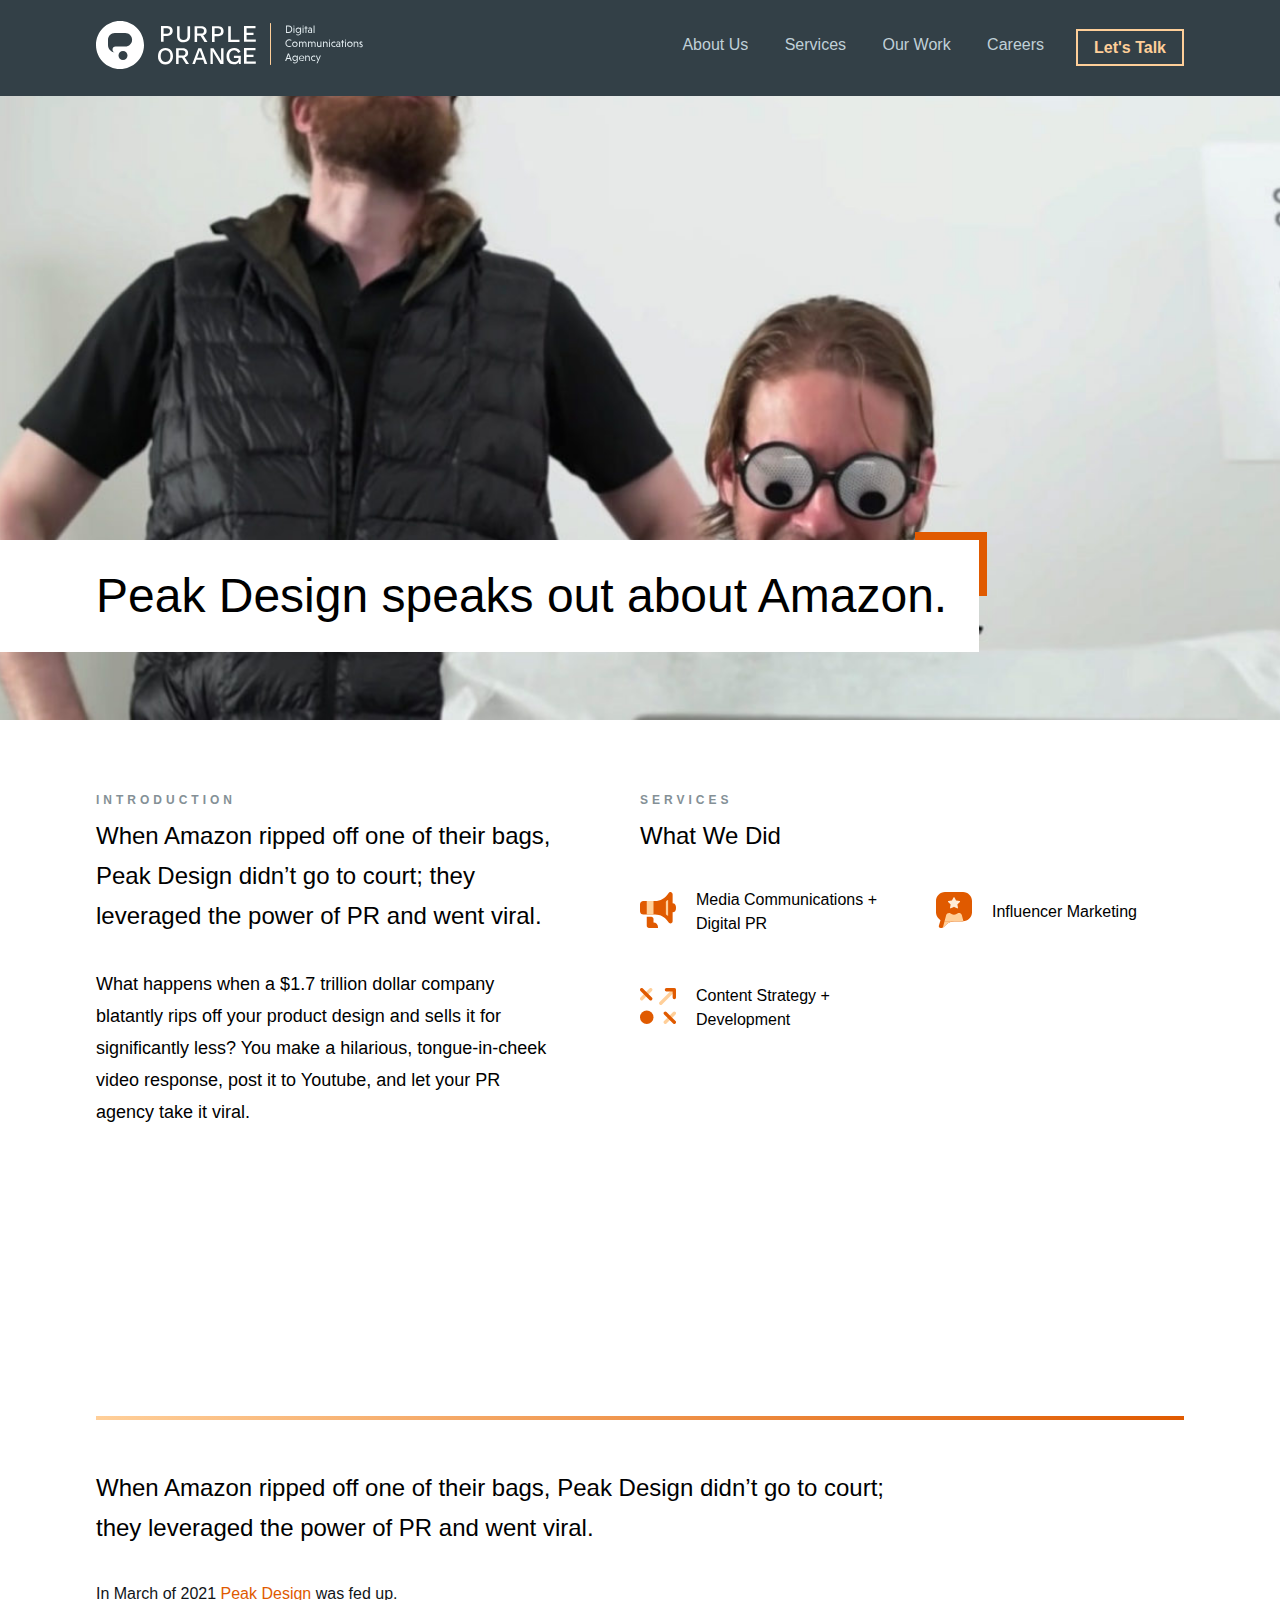
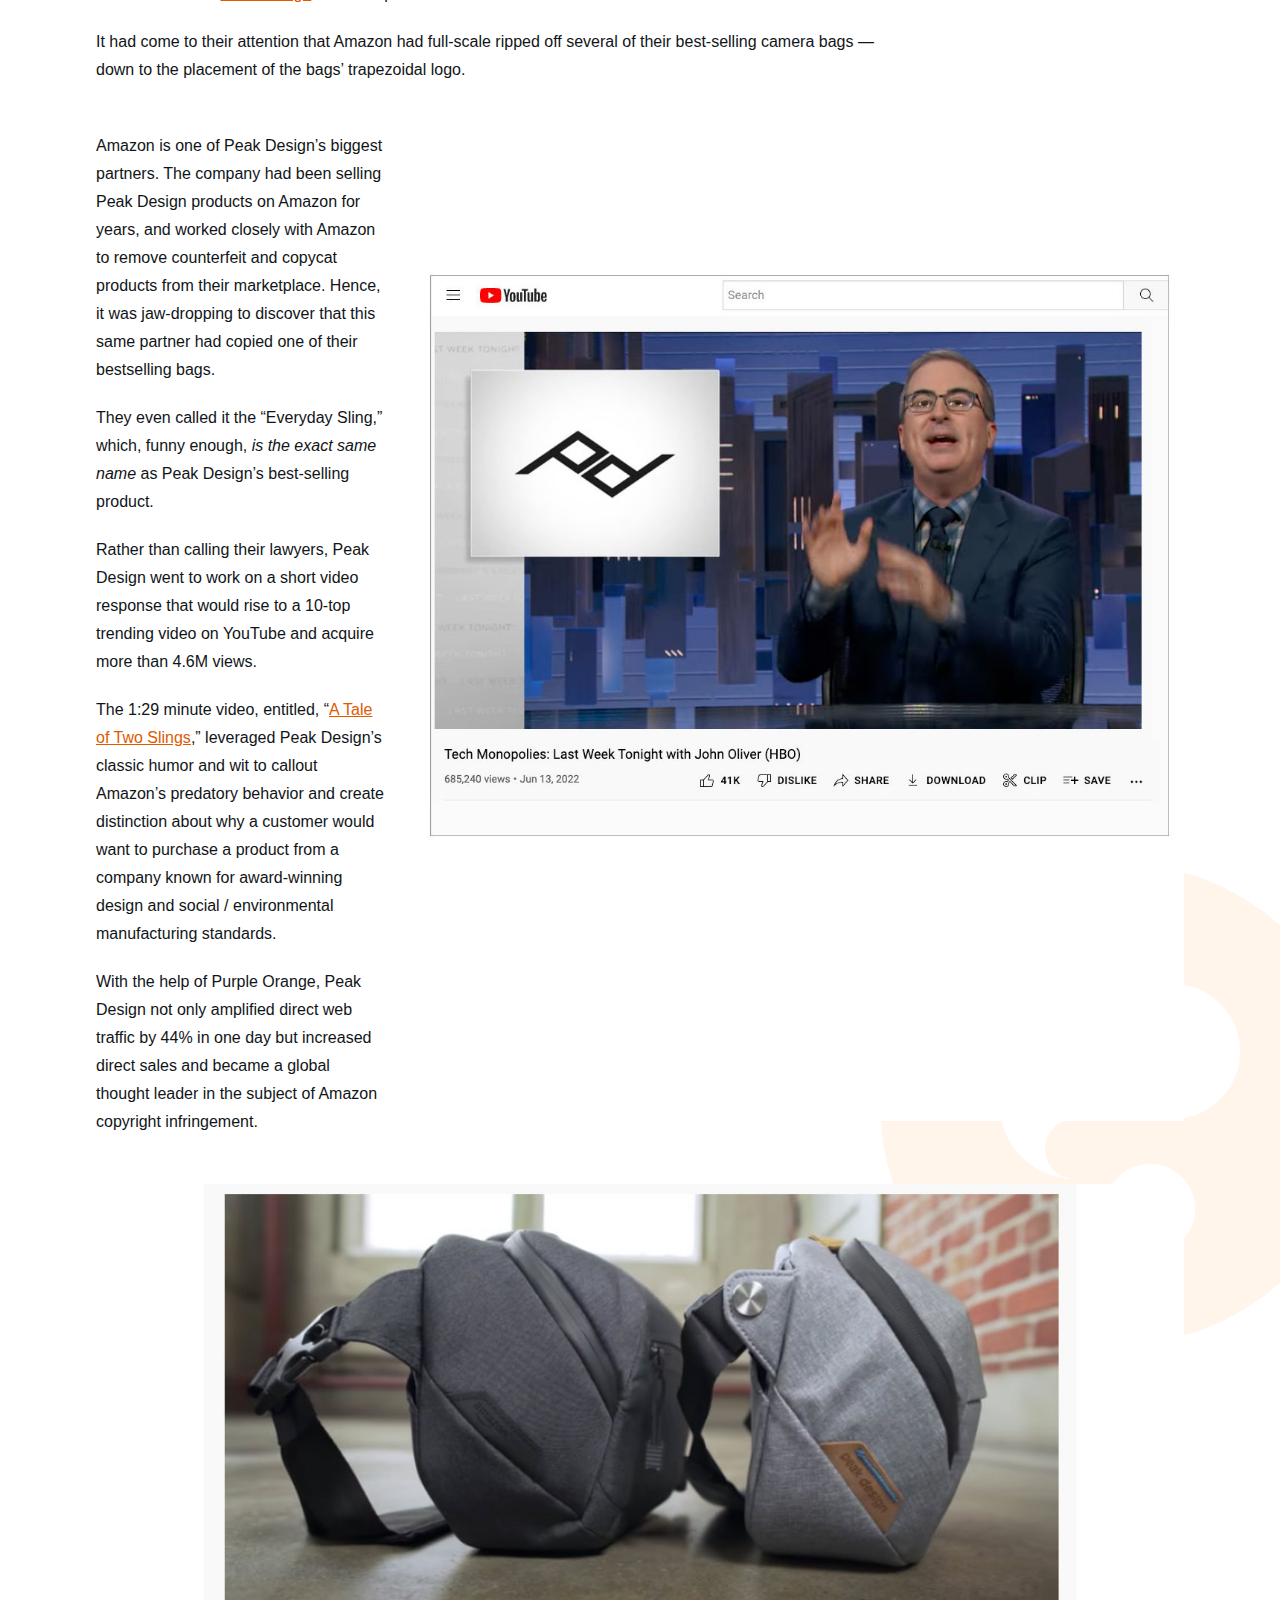
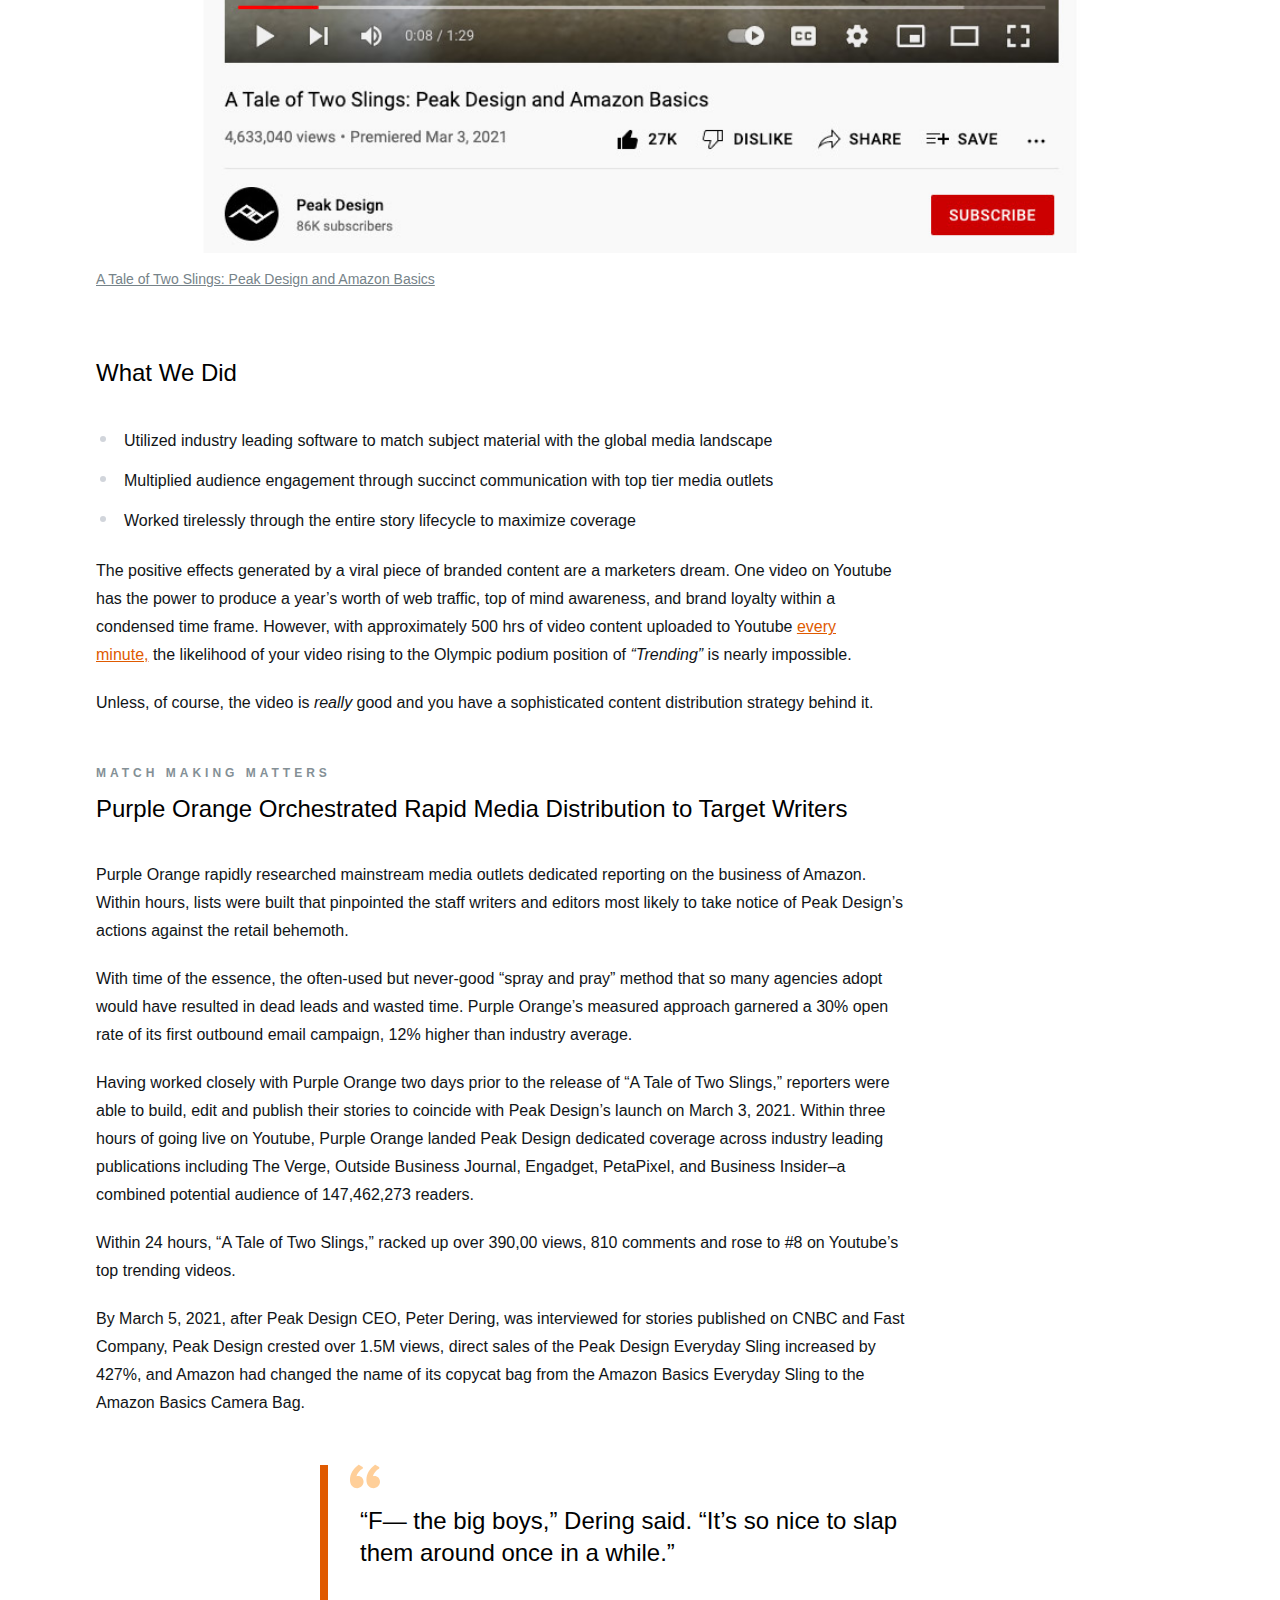
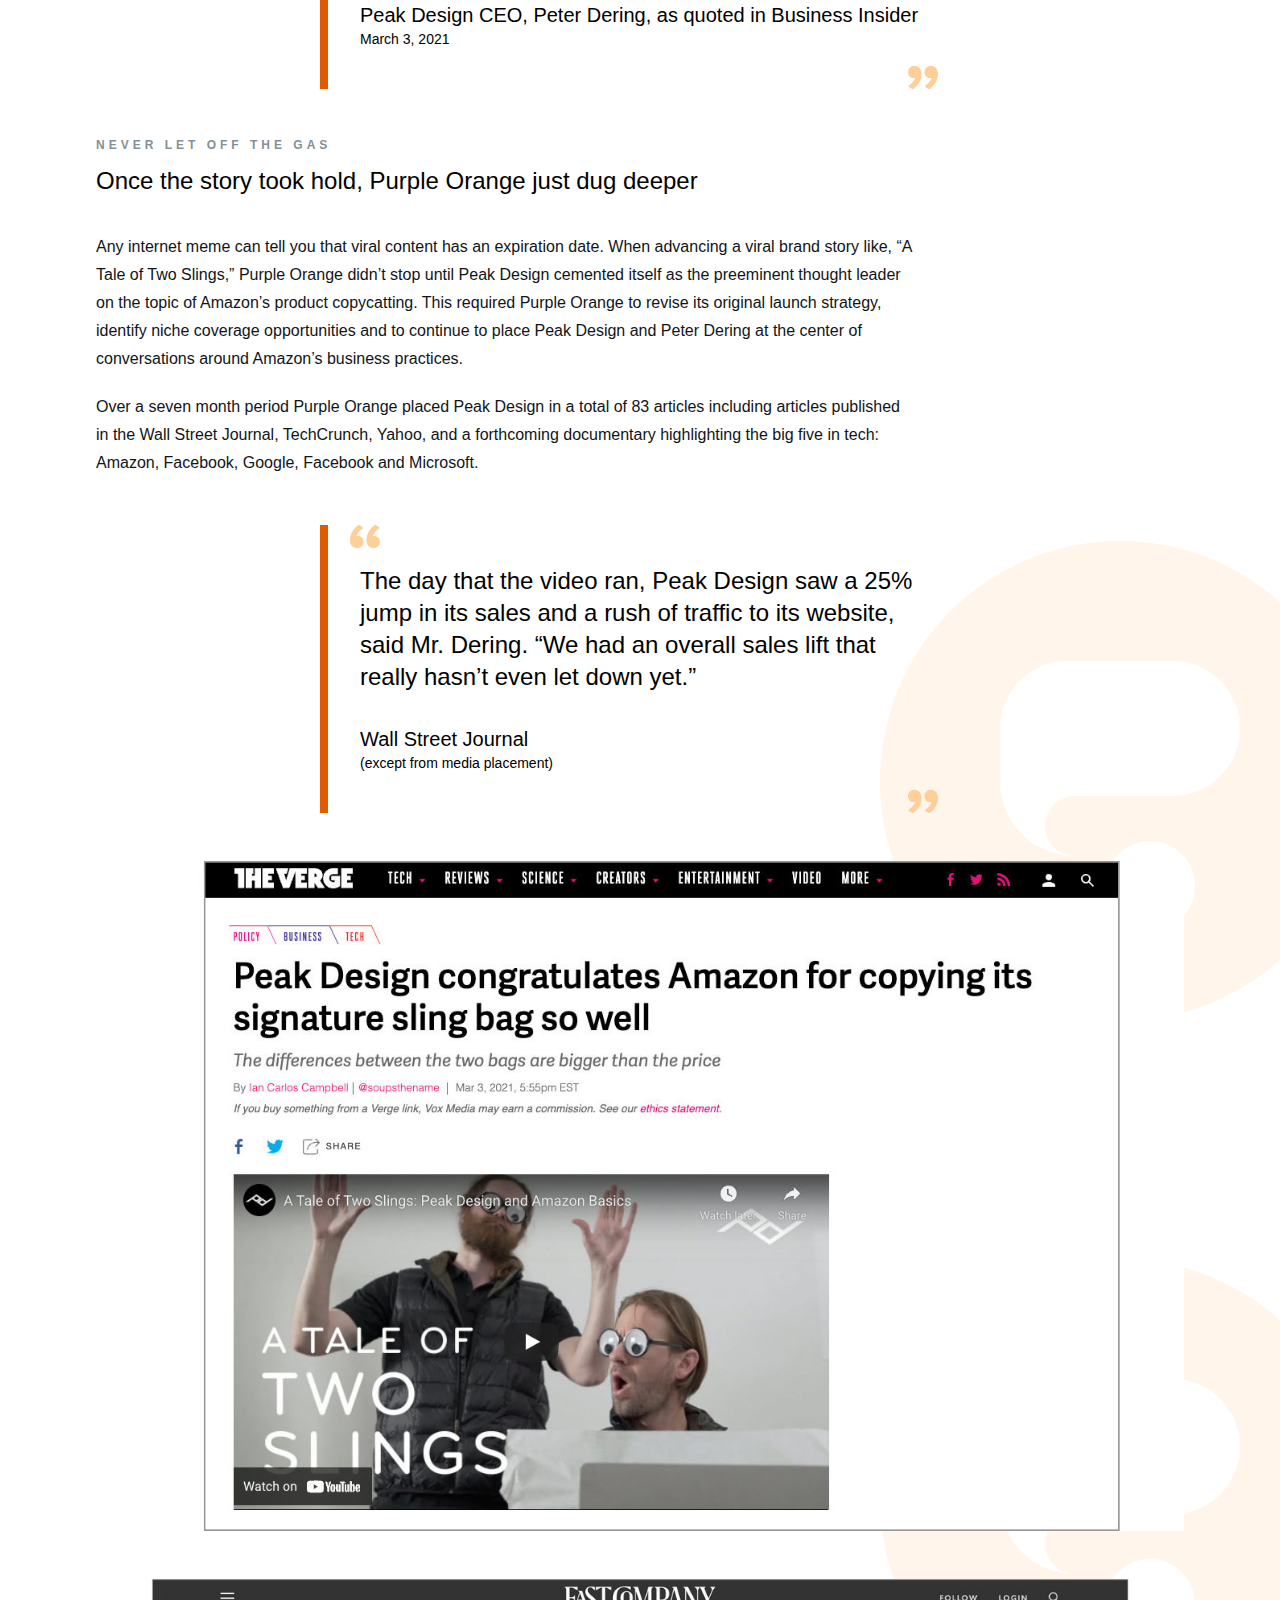
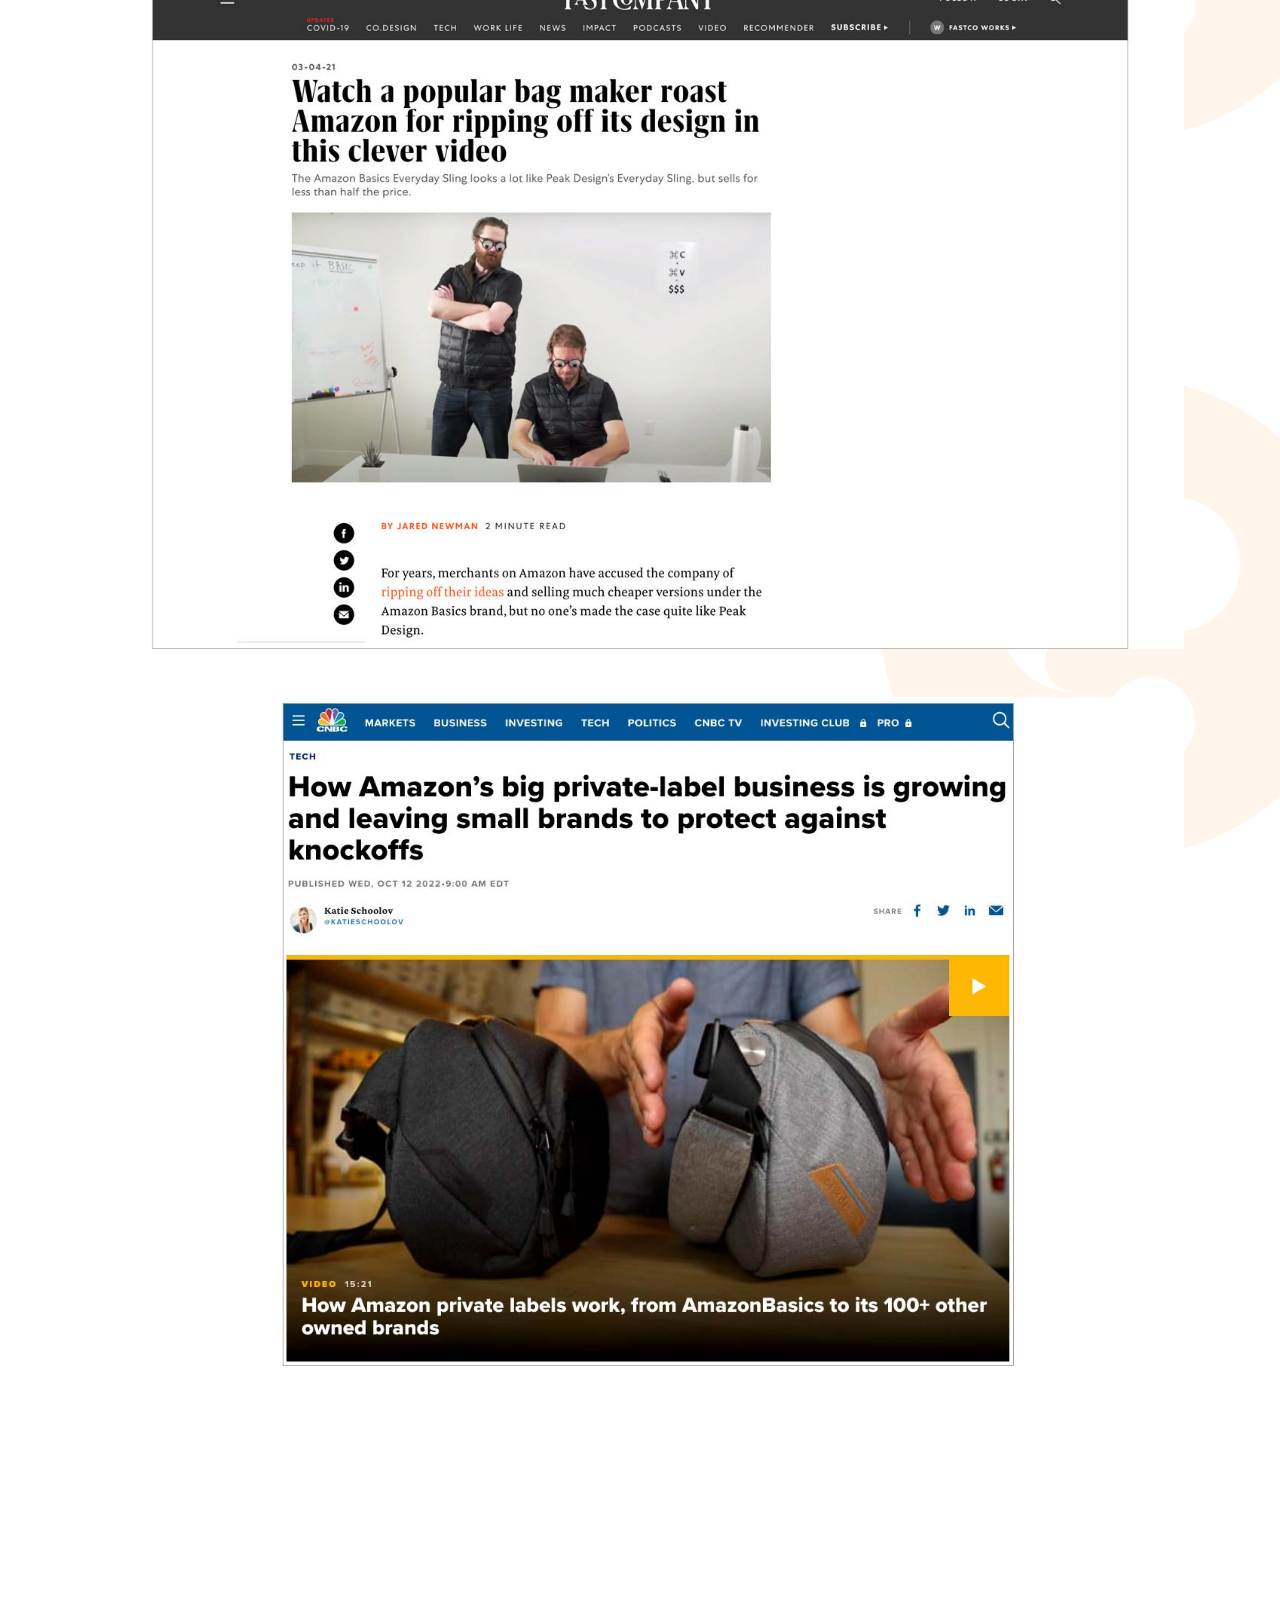
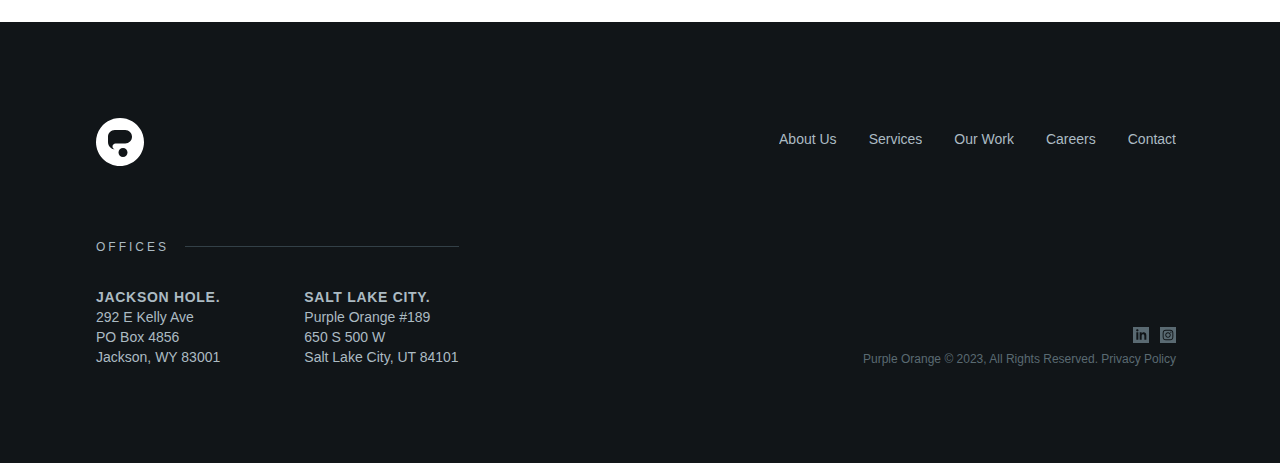
<file: case-studies/peak-design-amazon-viral-pr-content/index.htm>
﻿
	<!doctype html>
<!--[if lt IE 11]><html class="no-js no-svg ie lt-ie11" lang="en-US"> <![endif]-->
<!--[if gt IE 11]><!--><html class="no-js no-svg gt-ie11" lang="en-US"> <!--<![endif]-->
<head>
    <meta charset="UTF-8">
    <meta name="description" content="Digital Communication Agency">

    <link rel="preconnect" href="https://fonts.googleapis.com"><link rel="preconnect" href="https://fonts.gstatic.com" crossorigin=""><link href="../../css2?family=Outfit:wght@300;400;500;600;700&display=swap" rel="stylesheet">

    <link rel="stylesheet" href="../../wp-content/themes/popr/global.css?v=2.4.3" type="text/css" media="screen">
    <meta http-equiv="Content-Type" content="text/html; charset=UTF-8">
    <meta http-equiv="X-UA-Compatible" content="IE=edge">
    <meta name="viewport" content="width=device-width,initial-scale=1,maximum-scale=1,user-scalable=no">
    <link rel="author" href="../../wp-content/themes/popr/humans.txt">
    <link rel="profile" href="http://gmpg.org/xfn/11">

    <link rel="stylesheet" href="../../fvp4dif.css">
    <script defer="" src="../../alpinejs%403.12.0/dist/cdn.min.js"></script>

    <link rel="stylesheet" href="../../swiper%407.4.1/swiper-bundle.min.css">
    <script src="../../swiper%407.4.1/swiper-bundle.min.js"></script>

    <meta name='robots' content='index, follow, max-image-preview:large, max-snippet:-1, max-video-preview:-1'>

	<!-- This site is optimized with the Yoast SEO plugin v20.4 - https://yoast.com/wordpress/plugins/seo/ -->
	<title>Peak Design speaks out about Amazon. &ndash; Purple Orange</title>
	<meta name="description" content="Purple Orange Case Studies and Success Stories &ndash; Peak Design speaks out about Amazon.">
	<link rel="canonical" href="index.htm">
	<meta property="og:locale" content="en_US">
	<meta property="og:type" content="article">
	<meta property="og:title" content="Peak Design speaks out about Amazon. &ndash; Purple Orange">
	<meta property="og:description" content="Purple Orange Case Studies and Success Stories &ndash; Peak Design speaks out about Amazon.">
	<meta property="og:url" content="https://purpleorange.agency/case-studies/peak-design-amazon-viral-pr-content/">
	<meta property="og:site_name" content="Purple Orange">
	<meta property="article:modified_time" content="2023-02-09T02:49:38+00:00">
	<meta name="twitter:card" content="summary_large_image">
	<script type="application/ld+json" class="yoast-schema-graph">{"@context":"https://schema.org","@graph":[{"@type":"WebPage","@id":"https://purpleorange.agency/case-studies/peak-design-amazon-viral-pr-content/","url":"https://purpleorange.agency/case-studies/peak-design-amazon-viral-pr-content/","name":"Peak Design speaks out about Amazon. &ndash; Purple Orange","isPartOf":{"@id":"https://purpleorange.agency/#website"},"datePublished":"2021-12-10T00:29:14+00:00","dateModified":"2023-02-09T02:49:38+00:00","description":"Purple Orange Case Studies and Success Stories &ndash; Peak Design speaks out about Amazon.","breadcrumb":{"@id":"https://purpleorange.agency/case-studies/peak-design-amazon-viral-pr-content/#breadcrumb"},"inLanguage":"en-US","potentialAction":[{"@type":"ReadAction","target":["https://purpleorange.agency/case-studies/peak-design-amazon-viral-pr-content/"]}]},{"@type":"BreadcrumbList","@id":"https://purpleorange.agency/case-studies/peak-design-amazon-viral-pr-content/#breadcrumb","itemListElement":[{"@type":"ListItem","position":1,"name":"Home","item":"https://purpleorange.agency/"},{"@type":"ListItem","position":2,"name":"Case Studies","item":"https://purpleorange.agency/case-studies/"},{"@type":"ListItem","position":3,"name":"Peak Design speaks out about Amazon."}]},{"@type":"WebSite","@id":"https://purpleorange.agency/#website","url":"https://purpleorange.agency/","name":"Purple Orange","description":"Digital Communication Agency","publisher":{"@id":"https://purpleorange.agency/#organization"},"potentialAction":[{"@type":"SearchAction","target":{"@type":"EntryPoint","urlTemplate":"https://purpleorange.agency/?s={search_term_string}"},"query-input":"required name=search_term_string"}],"inLanguage":"en-US"},{"@type":"Organization","@id":"https://purpleorange.agency/#organization","name":"Purple Orange – Digital Communications Agency","url":"https://purpleorange.agency/","logo":{"@type":"ImageObject","inLanguage":"en-US","@id":"https://purpleorange.agency/#/schema/logo/image/","url":"https://purpleorange.agency/wp-content/uploads/2021/12/Purple-Orange-PR.png","contentUrl":"https://purpleorange.agency/wp-content/uploads/2021/12/Purple-Orange-PR.png","width":600,"height":400,"caption":"Purple Orange – Digital Communications Agency"},"image":{"@id":"https://purpleorange.agency/#/schema/logo/image/"},"sameAs":["https://www.instagram.com/purpleorangepr/","https://www.linkedin.com/company/purple-orange-llc/"]}]}</script>
	<!-- / Yoast SEO plugin. -->


<link rel='stylesheet' id='sbi_styles-css' href='../../wp-content/plugins/instagram-feed-pro/css/sbi-styles.min.css?ver=6.2.2' type='text/css' media='all'>
<link rel='stylesheet' id='wp-block-library-css' href='../../wp-includes/css/dist/block-library/style.min.css?ver=6.1.1' type='text/css' media='all'>
<link rel='stylesheet' id='classic-theme-styles-css' href='../../wp-includes/css/classic-themes.min.css?ver=1' type='text/css' media='all'>
<style id='global-styles-inline-css' type='text/css'>
body{--wp--preset--color--black: #000000;--wp--preset--color--cyan-bluish-gray: #abb8c3;--wp--preset--color--white: #ffffff;--wp--preset--color--pale-pink: #f78da7;--wp--preset--color--vivid-red: #cf2e2e;--wp--preset--color--luminous-vivid-orange: #ff6900;--wp--preset--color--luminous-vivid-amber: #fcb900;--wp--preset--color--light-green-cyan: #7bdcb5;--wp--preset--color--vivid-green-cyan: #00d084;--wp--preset--color--pale-cyan-blue: #8ed1fc;--wp--preset--color--vivid-cyan-blue: #0693e3;--wp--preset--color--vivid-purple: #9b51e0;--wp--preset--gradient--vivid-cyan-blue-to-vivid-purple: linear-gradient(135deg,rgba(6,147,227,1) 0%,rgb(155,81,224) 100%);--wp--preset--gradient--light-green-cyan-to-vivid-green-cyan: linear-gradient(135deg,rgb(122,220,180) 0%,rgb(0,208,130) 100%);--wp--preset--gradient--luminous-vivid-amber-to-luminous-vivid-orange: linear-gradient(135deg,rgba(252,185,0,1) 0%,rgba(255,105,0,1) 100%);--wp--preset--gradient--luminous-vivid-orange-to-vivid-red: linear-gradient(135deg,rgba(255,105,0,1) 0%,rgb(207,46,46) 100%);--wp--preset--gradient--very-light-gray-to-cyan-bluish-gray: linear-gradient(135deg,rgb(238,238,238) 0%,rgb(169,184,195) 100%);--wp--preset--gradient--cool-to-warm-spectrum: linear-gradient(135deg,rgb(74,234,220) 0%,rgb(151,120,209) 20%,rgb(207,42,186) 40%,rgb(238,44,130) 60%,rgb(251,105,98) 80%,rgb(254,248,76) 100%);--wp--preset--gradient--blush-light-purple: linear-gradient(135deg,rgb(255,206,236) 0%,rgb(152,150,240) 100%);--wp--preset--gradient--blush-bordeaux: linear-gradient(135deg,rgb(254,205,165) 0%,rgb(254,45,45) 50%,rgb(107,0,62) 100%);--wp--preset--gradient--luminous-dusk: linear-gradient(135deg,rgb(255,203,112) 0%,rgb(199,81,192) 50%,rgb(65,88,208) 100%);--wp--preset--gradient--pale-ocean: linear-gradient(135deg,rgb(255,245,203) 0%,rgb(182,227,212) 50%,rgb(51,167,181) 100%);--wp--preset--gradient--electric-grass: linear-gradient(135deg,rgb(202,248,128) 0%,rgb(113,206,126) 100%);--wp--preset--gradient--midnight: linear-gradient(135deg,rgb(2,3,129) 0%,rgb(40,116,252) 100%);--wp--preset--duotone--dark-grayscale: url('#wp-duotone-dark-grayscale');--wp--preset--duotone--grayscale: url('#wp-duotone-grayscale');--wp--preset--duotone--purple-yellow: url('#wp-duotone-purple-yellow');--wp--preset--duotone--blue-red: url('#wp-duotone-blue-red');--wp--preset--duotone--midnight: url('#wp-duotone-midnight');--wp--preset--duotone--magenta-yellow: url('#wp-duotone-magenta-yellow');--wp--preset--duotone--purple-green: url('#wp-duotone-purple-green');--wp--preset--duotone--blue-orange: url('#wp-duotone-blue-orange');--wp--preset--font-size--small: 13px;--wp--preset--font-size--medium: 20px;--wp--preset--font-size--large: 36px;--wp--preset--font-size--x-large: 42px;--wp--preset--spacing--20: 0.44rem;--wp--preset--spacing--30: 0.67rem;--wp--preset--spacing--40: 1rem;--wp--preset--spacing--50: 1.5rem;--wp--preset--spacing--60: 2.25rem;--wp--preset--spacing--70: 3.38rem;--wp--preset--spacing--80: 5.06rem;}:where(.is-layout-flex){gap: 0.5em;}body .is-layout-flow > .alignleft{float: left;margin-inline-start: 0;margin-inline-end: 2em;}body .is-layout-flow > .alignright{float: right;margin-inline-start: 2em;margin-inline-end: 0;}body .is-layout-flow > .aligncenter{margin-left: auto !important;margin-right: auto !important;}body .is-layout-constrained > .alignleft{float: left;margin-inline-start: 0;margin-inline-end: 2em;}body .is-layout-constrained > .alignright{float: right;margin-inline-start: 2em;margin-inline-end: 0;}body .is-layout-constrained > .aligncenter{margin-left: auto !important;margin-right: auto !important;}body .is-layout-constrained > :where(:not(.alignleft):not(.alignright):not(.alignfull)){max-width: var(--wp--style--global--content-size);margin-left: auto !important;margin-right: auto !important;}body .is-layout-constrained > .alignwide{max-width: var(--wp--style--global--wide-size);}body .is-layout-flex{display: flex;}body .is-layout-flex{flex-wrap: wrap;align-items: center;}body .is-layout-flex > *{margin: 0;}:where(.wp-block-columns.is-layout-flex){gap: 2em;}.has-black-color{color: var(--wp--preset--color--black) !important;}.has-cyan-bluish-gray-color{color: var(--wp--preset--color--cyan-bluish-gray) !important;}.has-white-color{color: var(--wp--preset--color--white) !important;}.has-pale-pink-color{color: var(--wp--preset--color--pale-pink) !important;}.has-vivid-red-color{color: var(--wp--preset--color--vivid-red) !important;}.has-luminous-vivid-orange-color{color: var(--wp--preset--color--luminous-vivid-orange) !important;}.has-luminous-vivid-amber-color{color: var(--wp--preset--color--luminous-vivid-amber) !important;}.has-light-green-cyan-color{color: var(--wp--preset--color--light-green-cyan) !important;}.has-vivid-green-cyan-color{color: var(--wp--preset--color--vivid-green-cyan) !important;}.has-pale-cyan-blue-color{color: var(--wp--preset--color--pale-cyan-blue) !important;}.has-vivid-cyan-blue-color{color: var(--wp--preset--color--vivid-cyan-blue) !important;}.has-vivid-purple-color{color: var(--wp--preset--color--vivid-purple) !important;}.has-black-background-color{background-color: var(--wp--preset--color--black) !important;}.has-cyan-bluish-gray-background-color{background-color: var(--wp--preset--color--cyan-bluish-gray) !important;}.has-white-background-color{background-color: var(--wp--preset--color--white) !important;}.has-pale-pink-background-color{background-color: var(--wp--preset--color--pale-pink) !important;}.has-vivid-red-background-color{background-color: var(--wp--preset--color--vivid-red) !important;}.has-luminous-vivid-orange-background-color{background-color: var(--wp--preset--color--luminous-vivid-orange) !important;}.has-luminous-vivid-amber-background-color{background-color: var(--wp--preset--color--luminous-vivid-amber) !important;}.has-light-green-cyan-background-color{background-color: var(--wp--preset--color--light-green-cyan) !important;}.has-vivid-green-cyan-background-color{background-color: var(--wp--preset--color--vivid-green-cyan) !important;}.has-pale-cyan-blue-background-color{background-color: var(--wp--preset--color--pale-cyan-blue) !important;}.has-vivid-cyan-blue-background-color{background-color: var(--wp--preset--color--vivid-cyan-blue) !important;}.has-vivid-purple-background-color{background-color: var(--wp--preset--color--vivid-purple) !important;}.has-black-border-color{border-color: var(--wp--preset--color--black) !important;}.has-cyan-bluish-gray-border-color{border-color: var(--wp--preset--color--cyan-bluish-gray) !important;}.has-white-border-color{border-color: var(--wp--preset--color--white) !important;}.has-pale-pink-border-color{border-color: var(--wp--preset--color--pale-pink) !important;}.has-vivid-red-border-color{border-color: var(--wp--preset--color--vivid-red) !important;}.has-luminous-vivid-orange-border-color{border-color: var(--wp--preset--color--luminous-vivid-orange) !important;}.has-luminous-vivid-amber-border-color{border-color: var(--wp--preset--color--luminous-vivid-amber) !important;}.has-light-green-cyan-border-color{border-color: var(--wp--preset--color--light-green-cyan) !important;}.has-vivid-green-cyan-border-color{border-color: var(--wp--preset--color--vivid-green-cyan) !important;}.has-pale-cyan-blue-border-color{border-color: var(--wp--preset--color--pale-cyan-blue) !important;}.has-vivid-cyan-blue-border-color{border-color: var(--wp--preset--color--vivid-cyan-blue) !important;}.has-vivid-purple-border-color{border-color: var(--wp--preset--color--vivid-purple) !important;}.has-vivid-cyan-blue-to-vivid-purple-gradient-background{background: var(--wp--preset--gradient--vivid-cyan-blue-to-vivid-purple) !important;}.has-light-green-cyan-to-vivid-green-cyan-gradient-background{background: var(--wp--preset--gradient--light-green-cyan-to-vivid-green-cyan) !important;}.has-luminous-vivid-amber-to-luminous-vivid-orange-gradient-background{background: var(--wp--preset--gradient--luminous-vivid-amber-to-luminous-vivid-orange) !important;}.has-luminous-vivid-orange-to-vivid-red-gradient-background{background: var(--wp--preset--gradient--luminous-vivid-orange-to-vivid-red) !important;}.has-very-light-gray-to-cyan-bluish-gray-gradient-background{background: var(--wp--preset--gradient--very-light-gray-to-cyan-bluish-gray) !important;}.has-cool-to-warm-spectrum-gradient-background{background: var(--wp--preset--gradient--cool-to-warm-spectrum) !important;}.has-blush-light-purple-gradient-background{background: var(--wp--preset--gradient--blush-light-purple) !important;}.has-blush-bordeaux-gradient-background{background: var(--wp--preset--gradient--blush-bordeaux) !important;}.has-luminous-dusk-gradient-background{background: var(--wp--preset--gradient--luminous-dusk) !important;}.has-pale-ocean-gradient-background{background: var(--wp--preset--gradient--pale-ocean) !important;}.has-electric-grass-gradient-background{background: var(--wp--preset--gradient--electric-grass) !important;}.has-midnight-gradient-background{background: var(--wp--preset--gradient--midnight) !important;}.has-small-font-size{font-size: var(--wp--preset--font-size--small) !important;}.has-medium-font-size{font-size: var(--wp--preset--font-size--medium) !important;}.has-large-font-size{font-size: var(--wp--preset--font-size--large) !important;}.has-x-large-font-size{font-size: var(--wp--preset--font-size--x-large) !important;}
.wp-block-navigation a:where(:not(.wp-element-button)){color: inherit;}
:where(.wp-block-columns.is-layout-flex){gap: 2em;}
.wp-block-pullquote{font-size: 1.5em;line-height: 1.6;}
</style>
<script type='text/javascript' src='../../wp-includes/js/jquery/jquery.min.js?ver=3.6.1' id='jquery-core-js'></script>
<script type='text/javascript' src='../../wp-includes/js/jquery/jquery-migrate.min.js?ver=3.3.2' id='jquery-migrate-js'></script>
<link rel="https://api.w.org/" href="../../wp-json/index.htm"><link rel="alternate" type="application/json" href="../../wp-json/wp/v2/case-studies/542"><link rel="EditURI" type="application/rsd+xml" title="RSD" href="../../xmlrpc.php?rsd">
<link rel="wlwmanifest" type="application/wlwmanifest+xml" href="../../wp-includes/wlwmanifest.xml">
<link rel='shortlink' href='../../index.htm?p=542'>
<link rel="alternate" type="application/json+oembed" href="../../wp-json/oembed/1.0/embed-20?url=https%3A%2F%2Fpurpleorange.agency%2Fcase-studies%2Fpeak-design-amazon-viral-pr-content%2F">
<link rel="alternate" type="text/xml+oembed" href="../../wp-json/oembed/1.0/embed-21?url=https%3A%2F%2Fpurpleorange.agency%2Fcase-studies%2Fpeak-design-amazon-viral-pr-content%2F&#038;format=xml">
<link rel="icon" href="../../wp-content/uploads/2021/11/cropped-favicon-32x32.png" sizes="32x32">
<link rel="icon" href="../../wp-content/uploads/2021/11/cropped-favicon-192x192.png" sizes="192x192">
<link rel="apple-touch-icon" href="../../wp-content/uploads/2021/11/cropped-favicon-180x180.png">
<meta name="msapplication-TileImage" content="https://purpleorange.agency/wp-content/uploads/2021/11/cropped-favicon-270x270.png">

		</head>


	<body class="case_studies-template-default single single-case_studies postid-542" x-data="{ open: false }" :class="{ 'overflow-y-hidden': open }">
		<a class="sr-only skip-link" href="#content">Skip to content</a>

					
<header id="header-site" class="relative z-40 font-bold bg-gray text-offwhite">

    <div class="container flex items-center justify-between w-full h-24">
        <div class="z-50 flex items-center h-full logo">
            <h1 class="sr-only">
                <a href="../../index.htm" rel="home">Purple Orange</a>
            </h1>
            <a href="../../index.htm" rel="home" title="Purple Orange">
                <span class="md:hidden">
                    <?xml version="1.0" encoding="UTF-8"?>
<svg width="160px" height="48px" viewbox="0 0 160 48" version="1.1" xmlns="http://www.w3.org/2000/svg" xmlns:xlink="http://www.w3.org/1999/xlink">
    <title>Purple Orange Logo + Wordmark</title>
    <g id="Purple-Orange-Logo-/-48px-/-Logo-+-Wordmark-/-Black" stroke="none" stroke-width="1" fill="none" fill-rule="evenodd">
        <path d="M105.0544,5.16 L105.38896,5.16565333 C106.928587,5.21841778 108.165067,5.64053333 109.0984,6.432 C110.0984,7.28 110.5984,8.424 110.5984,9.864 C110.5984,11.352 110.0984,12.5 109.0984,13.308 L108.89376,13.4642133 C108.40544,13.8161422 107.841333,14.0800889 107.20144,14.2560533 L107.1614,14.267 L111.5344,21 L108.5824,21 L104.5484,14.664 L101.1424,14.664 L101.1424,21 L98.5984,21 L98.5984,5.16 L105.0544,5.16 Z M104.8624,7.344 L101.1424,7.344 L101.1424,12.528 L104.8624,12.528 C105.9024,12.528 106.6744,12.316 107.1784,11.892 C107.6824,11.468 107.9344,10.816 107.9344,9.936 C107.9344,9.072 107.6824,8.424 107.1784,7.992 C106.6744,7.56 105.9024,7.344 104.8624,7.344 Z" id="Combined-Shape" fill="#FFFFFF" fill-rule="nonzero"></path>
        <path d="M122.1296,5.16 L122.46572,5.166 C123.46004,5.202 124.328,5.4 125.0696,5.76 C125.8936,6.16 126.5376,6.728 127.0016,7.464 C127.4656,8.2 127.6976,9.088 127.6976,10.128 C127.6976,11.152 127.4656,12.036 127.0016,12.78 C126.5376,13.524 125.8936,14.096 125.0696,14.496 C124.2456,14.896 123.2656,15.096 122.1296,15.096 L118.6016,15.096 L118.6016,21 L116.0336,21 L116.0336,5.16 L122.1296,5.16 Z M121.7216,7.344 L118.6016,7.344 L118.6016,12.888 L121.7216,12.888 C122.8576,12.888 123.6936,12.652 124.2296,12.18 C124.7656,11.708 125.0336,11.024 125.0336,10.128 C125.0336,9.216 124.7656,8.524 124.2296,8.052 C123.6936,7.58 122.8576,7.344 121.7216,7.344 Z" id="Combined-Shape" fill="#FFFFFF" fill-rule="nonzero"></path>
        <path d="M69.464,27 C71,27 72.328,27.328 73.448,27.984 C74.568,28.64 75.432,29.576 76.04,30.792 C76.648,32.008 76.952,33.464 76.952,35.16 C76.952,36.856 76.648,38.312 76.04,39.528 C75.432,40.744 74.568,41.68 73.448,42.336 C72.328,42.992 71,43.32 69.464,43.32 C67.944,43.32 66.624,42.992 65.504,42.336 C64.384,41.68 63.52,40.744 62.912,39.528 C62.304,38.312 62,36.856 62,35.16 C62,33.464 62.304,32.008 62.912,30.792 C63.52,29.576 64.384,28.64 65.504,27.984 C66.624,27.328 67.944,27 69.464,27 Z M69.464,29.232 C68.472,29.232 67.62,29.464 66.908,29.928 C66.196,30.392 65.648,31.064 65.264,31.944 C64.88,32.824 64.688,33.896 64.688,35.16 C64.688,36.408 64.88,37.476 65.264,38.364 C65.648,39.252 66.196,39.928 66.908,40.392 C67.62,40.856 68.472,41.088 69.464,41.088 C70.472,41.088 71.332,40.856 72.044,40.392 C72.756,39.928 73.304,39.252 73.688,38.364 C74.072,37.476 74.264,36.408 74.264,35.16 C74.264,33.896 74.072,32.824 73.688,31.944 C73.304,31.064 72.756,30.392 72.044,29.928 C71.332,29.464 70.472,29.232 69.464,29.232 Z" id="Combined-Shape" fill="#FFFFFF" fill-rule="nonzero"></path>
        <path d="M86.5968,27.16 L86.93136,27.1656533 C88.4709867,27.2184178 89.7074667,27.6405333 90.6408,28.432 C91.6408,29.28 92.1408,30.424 92.1408,31.864 C92.1408,33.352 91.6408,34.5 90.6408,35.308 L90.43616,35.4642133 C89.94784,35.8161422 89.3837333,36.0800889 88.74384,36.2560533 L88.7028,36.267 L93.0768,43 L90.1248,43 L86.0898,36.664 L82.6848,36.664 L82.6848,43 L80.1408,43 L80.1408,27.16 L86.5968,27.16 Z M86.4048,29.344 L82.6848,29.344 L82.6848,34.528 L86.4048,34.528 C87.4448,34.528 88.2168,34.316 88.7208,33.892 C89.2248,33.468 89.4768,32.816 89.4768,31.936 C89.4768,31.072 89.2248,30.424 88.7208,29.992 C88.2168,29.56 87.4448,29.344 86.4048,29.344 Z" id="Combined-Shape" fill="#FFFFFF" fill-rule="nonzero"></path>
        <path d="M105.3136,27.16 L111.2896,43 L108.5776,43 L107.0826,38.848 L100.4116,38.848 L98.9056,43 L96.2656,43 L102.2416,27.16 L105.3136,27.16 Z M103.7776,29.392 L103.7056,29.392 L103.0336,31.624 L101.1686,36.76 L106.3306,36.76 L104.4976,31.672 L103.7776,29.392 Z" id="Combined-Shape" fill="#FFFFFF" fill-rule="nonzero"></path>
        <path d="M71.096,5 L71.43212,5.006 C72.42644,5.042 73.2944,5.24 74.036,5.6 C74.86,6 75.504,6.568 75.968,7.304 C76.432,8.04 76.664,8.928 76.664,9.968 C76.664,10.992 76.432,11.876 75.968,12.62 C75.504,13.364 74.86,13.936 74.036,14.336 C73.212,14.736 72.232,14.936 71.096,14.936 L67.568,14.936 L67.568,20.84 L65,20.84 L65,5 L71.096,5 Z M70.688,7.184 L67.568,7.184 L67.568,12.728 L70.688,12.728 C71.824,12.728 72.66,12.492 73.196,12.02 C73.732,11.548 74,10.864 74,9.968 C74,9.056 73.732,8.364 73.196,7.892 C72.66,7.42 71.824,7.184 70.688,7.184 Z" id="Combined-Shape" fill="#FFFFFF" fill-rule="nonzero"></path>
        <path d="M87.6192,21.24 C89.7312,21.24 91.3392,20.712 92.4432,19.656 C93.5472,18.6 94.0992,17.024 94.0992,14.928 L94.0992,14.928 L94.0992,5.16 L91.5312,5.16 L91.5312,14.616 C91.5312,16.104 91.2112,17.208 90.5712,17.928 C89.9312,18.648 88.9472,19.008 87.6192,19.008 C86.3072,19.008 85.3312,18.648 84.6912,17.928 C84.0512,17.208 83.7312,16.104 83.7312,14.616 L83.7312,14.616 L83.7312,5.16 L81.1632,5.16 L81.1632,14.928 C81.1632,17.024 81.7192,18.6 82.8312,19.656 C83.9432,20.712 85.5392,21.24 87.6192,21.24 Z" id="Path" fill="#FFFFFF" fill-rule="nonzero"></path>
        <polygon id="Path" fill="#FFFFFF" fill-rule="nonzero" points="143.5008 21 143.5008 18.792 134.7648 18.792 134.7648 5.16 132.1968 5.16 132.1968 21"></polygon>
        <polygon id="Path" fill="#FFFFFF" fill-rule="nonzero" points="159.808 20.84 159.808 18.632 150.568 18.632 150.568 13.928 157.528 13.928 157.528 11.768 150.568 11.768 150.568 7.208 159.472 7.208 159.472 5 148 5 148 20.84"></polygon>
        <polygon id="Path" fill="#FFFFFF" fill-rule="nonzero" points="116.8304 43 116.8304 32.776 116.7344 30.208 116.7584 30.208 118.2944 33.016 124.4144 43 127.4624 43 127.4624 27.16 125.0864 27.16 125.0864 37.384 125.1824 39.976 125.1584 39.976 123.5984 37.12 117.5024 27.16 114.4784 27.16 114.4784 43"></polygon>
        <path d="M137.9712,43.24 C139.3152,43.24 140.4312,42.96 141.3192,42.4 C141.9112,42.0266667 142.3912,41.5537778 142.7592,40.9813333 L142.7972,40.919 L142.8912,43 L144.8112,43 L144.8112,34.84 L137.9232,34.84 L137.9232,36.928 L142.5312,36.928 L142.5312,37.384 C142.5312,38.008 142.4232,38.548 142.2072,39.004 C141.9912,39.46 141.6912,39.836 141.3072,40.132 C140.9232,40.428 140.4752,40.652 139.9632,40.804 C139.4512,40.956 138.8992,41.032 138.3072,41.032 C137.2192,41.032 136.3032,40.8 135.5592,40.336 C134.8152,39.872 134.2592,39.196 133.8912,38.308 C133.5232,37.42 133.3392,36.344 133.3392,35.08 C133.3392,33.832 133.5472,32.764 133.9632,31.876 C134.3792,30.988 134.9592,30.312 135.7032,29.848 C136.4472,29.384 137.3152,29.152 138.3072,29.152 C139.2992,29.152 140.1432,29.372 140.8392,29.812 C141.5352,30.252 142.0352,30.912 142.3392,31.792 L142.3392,31.792 L144.7152,30.664 C144.1072,29.384 143.2952,28.44 142.2792,27.832 C141.2632,27.224 139.9312,26.92 138.2832,26.92 C136.7792,26.92 135.4472,27.252 134.2872,27.916 C133.1272,28.58 132.2312,29.52 131.5992,30.736 C130.9672,31.952 130.6512,33.4 130.6512,35.08 C130.6512,36.792 130.9552,38.252 131.5632,39.46 C132.1712,40.668 133.0192,41.6 134.1072,42.256 C135.1952,42.912 136.4832,43.24 137.9712,43.24 Z" id="Path" fill="#FFFFFF" fill-rule="nonzero"></path>
        <polygon id="Path" fill="#FFFFFF" fill-rule="nonzero" points="159.808 42.84 159.808 40.632 150.568 40.632 150.568 35.928 157.528 35.928 157.528 33.768 150.568 33.768 150.568 29.208 159.472 29.208 159.472 27 148 27 148 42.84"></polygon>
        <g id="Purple-Orange-Logo-/-48px-/-Logo" fill="#FFFFFF">
            <path d="M24,0 C37.254834,0 48,10.745166 48,24 C48,37.254834 37.254834,48 24,48 C10.745166,48 0,37.254834 0,24 C0,10.745166 10.745166,0 24,0 Z M27,30 C24.5147186,30 22.5,32.0147186 22.5,34.5 C22.5,36.9852814 24.5147186,39 27,39 C29.4852814,39 31.5,36.9852814 31.5,34.5 C31.5,32.0147186 29.4852814,30 27,30 Z M29.25,12 L18.75,12 C15.0220779,12 12,15.0220779 12,18.75 L12,24 C12,28.1421356 15.3578644,31.5 19.5,31.5 C17.8431458,31.5 16.5,30.1568542 16.5,28.5 C16.5,26.8431458 17.8431458,25.5 19.5,25.5 L29.25,25.5 C32.9779221,25.5 36,22.4779221 36,18.75 C36,15.0220779 32.9779221,12 29.25,12 Z" id="Combined-Shape"></path>
        </g>
    </g>
</svg>
                </span>
                <span class="hidden md:inline-block">
                    <svg width="279px" height="48px" version="1.1" id="Layer_1" xmlns="http://www.w3.org/2000/svg" xmlns:xlink="http://www.w3.org/1999/xlink" x="0px" y="0px" viewbox="0 0 279 48" style="enable-background:new 0 0 279 48;" xml:space="preserve">
<style type="text/css">
	.st0{fill:#FFFFFF;}
	.st1{fill-rule:evenodd;clip-rule:evenodd;fill:#FFFFFF;}
	.st2{fill:none;stroke:#FFCF99;stroke-linecap:round;}
	.st3{enable-background:new    ;}
	.st4{fill:#E4EDF1;}
</style>
<g id="Symbols">
	<g id="Comps-Elements-_-Navigation-_-Navbar-_-Desktop-_-White">
		<g id="Group">
			<g id="Purple-Orange-Logo-_-48px-_-Logo">
				<path id="Combined-Shape" class="st0" d="M105.1,5.2h0.3c1.3,0,2.7,0.4,3.7,1.3c1,0.9,1.6,2.1,1.5,3.4c0.1,1.3-0.5,2.6-1.5,3.4
					l0,0l-0.2,0.1c-0.5,0.4-1.1,0.6-1.7,0.8l0,0l4.3,6.8h-3l-4-6.3h-3.4V21h-2.5V5.2H105.1z M104.9,7.3h-3.7v5.2h3.7
					c0.8,0.1,1.6-0.2,2.3-0.6c0.5-0.5,0.8-1.3,0.8-2c0-0.7-0.2-1.4-0.8-1.9C106.5,7.5,105.7,7.3,104.9,7.3L104.9,7.3z"></path>
				<path id="Combined-Shape-2" class="st0" d="M122.1,5.2h0.3c0.9,0,1.8,0.2,2.6,0.6c0.8,0.4,1.5,1,1.9,1.7
					c0.5,0.8,0.7,1.7,0.7,2.7c0,0.9-0.2,1.9-0.7,2.7c-0.5,0.7-1.1,1.3-1.9,1.7c-0.9,0.4-1.9,0.6-2.9,0.6h-3.5V21H116V5.2H122.1z
					 M121.7,7.3h-3.1v5.6h3.1c0.9,0.1,1.8-0.2,2.5-0.7c0.5-0.5,0.8-1.2,0.8-2c0.1-0.8-0.2-1.5-0.8-2.1
					C123.5,7.6,122.6,7.3,121.7,7.3L121.7,7.3z"></path>
				<path id="Combined-Shape-3" class="st0" d="M69.5,27c1.4,0,2.8,0.3,4,1c1.1,0.7,2,1.6,2.5,2.8c0.7,1.4,1,2.9,1,4.4
					c0,1.5-0.3,3-1,4.4c-0.6,1.2-1.5,2.1-2.6,2.8c-2.5,1.3-5.5,1.3-8,0c-1.1-0.7-2-1.6-2.6-2.8c-0.6-1.4-0.9-2.9-0.8-4.4
					c0-1.5,0.3-3,0.9-4.4c0.6-1.2,1.5-2.1,2.6-2.8C66.7,27.3,68.1,27,69.5,27z M69.5,29.2c-1.8-0.1-3.5,1-4.2,2.7
					c-0.4,1-0.6,2.1-0.6,3.2c0,1.1,0.2,2.2,0.6,3.2c0.7,1.7,2.4,2.8,4.2,2.7c0.9,0,1.8-0.2,2.6-0.7c0.7-0.5,1.3-1.2,1.7-2
					c0.4-1,0.6-2.1,0.6-3.2c0-1.1-0.2-2.2-0.6-3.2c-0.3-0.8-0.9-1.5-1.7-2C71.3,29.5,70.4,29.2,69.5,29.2z"></path>
				<path id="Combined-Shape-4" class="st0" d="M86.6,27.2h0.3c1.3,0,2.7,0.4,3.7,1.3c1,0.9,1.6,2.1,1.5,3.4
					c0.1,1.3-0.5,2.6-1.5,3.4l0,0l-0.2,0.2c-0.5,0.4-1.1,0.6-1.7,0.8l0,0l4.3,6.8h-3l-4-6.3h-3.4V43h-2.5V27.2H86.6z M86.4,29.3
					h-3.7v5.2h3.7c0.8,0.1,1.6-0.2,2.3-0.6c0.5-0.5,0.8-1.2,0.8-2c0.1-0.7-0.2-1.5-0.8-2C88,29.5,87.2,29.2,86.4,29.3L86.4,29.3z"></path>
				<path id="Combined-Shape-5" class="st0" d="M105.3,27.2l6,15.8h-2.7l-1.5-4.2h-6.7L98.9,43h-2.6l6-15.8H105.3z M103.8,29.4
					L103.8,29.4l-0.8,2.2l-1.9,5.1h5.2l-1.8-5.1L103.8,29.4z"></path>
				<path id="Combined-Shape-6" class="st0" d="M71.1,5h0.3c0.9,0,1.8,0.2,2.6,0.6c0.8,0.4,1.5,1,2,1.7c0.5,0.8,0.7,1.8,0.7,2.7
					c0,0.9-0.2,1.8-0.7,2.6c-0.5,0.8-1.2,1.4-2,1.7c-0.9,0.4-1.9,0.6-2.9,0.6h-3.5v5.9H65V5H71.1z M70.7,7.2h-3.1v5.6h3.1
					c0.9,0.1,1.8-0.2,2.5-0.7c0.5-0.5,0.8-1.2,0.8-2c0.1-0.8-0.2-1.5-0.8-2.1C72.5,7.4,71.6,7.1,70.7,7.2L70.7,7.2z"></path>
				<path id="Path" class="st0" d="M87.6,21.2c1.8,0.1,3.5-0.4,4.8-1.6c1.2-1.3,1.8-3,1.7-4.7l0,0V5.2h-2.6v9.5
					c0.1,1.2-0.3,2.4-1,3.3c-1.7,1.4-4.2,1.4-5.9,0c-0.7-0.9-1.1-2.1-1-3.3l0,0V5.2h-2.5v9.8c-0.1,1.7,0.5,3.5,1.7,4.7
					C84.2,20.8,85.9,21.4,87.6,21.2z"></path>
				<polygon id="Path-2" class="st0" points="143.5,21 143.5,18.8 134.8,18.8 134.8,5.2 132.2,5.2 132.2,21 				"></polygon>
				<polygon id="Path-3" class="st0" points="159.8,20.8 159.8,18.6 150.6,18.6 150.6,13.9 157.5,13.9 157.5,11.8 150.6,11.8 
					150.6,7.2 159.5,7.2 159.5,5 148,5 148,20.8 				"></polygon>
				<polygon id="Path-4" class="st0" points="116.8,43 116.8,32.8 116.7,30.2 116.8,30.2 118.3,33 124.4,43 127.5,43 127.5,27.2 
					125.1,27.2 125.1,37.4 125.2,40 125.2,40 123.6,37.1 117.5,27.2 114.5,27.2 114.5,43 				"></polygon>
				<path id="Path-5" class="st0" d="M138,43.2c1.2,0,2.3-0.2,3.4-0.8c0.6-0.4,1-0.8,1.4-1.4v-0.1l0.1,2.1h1.9v-8.2h-6.9v2.1h4.6
					v0.5c0,0.6-0.1,1.1-0.3,1.6c-0.2,0.4-0.5,0.8-0.9,1.1c-0.4,0.3-0.9,0.5-1.4,0.7c-0.5,0.2-1.1,0.2-1.6,0.2c-1,0-1.9-0.2-2.8-0.7
					c-0.8-0.5-1.3-1.2-1.7-2c-0.4-1-0.6-2.1-0.6-3.2c0-1.1,0.2-2.2,0.6-3.2c0.4-0.8,1-1.5,1.7-2c0.8-0.5,1.7-0.7,2.6-0.7
					c0.9,0,1.8,0.2,2.5,0.7c0.7,0.5,1.3,1.2,1.5,2l0,0l2.4-1.1c-0.5-1.2-1.4-2.2-2.4-2.8c-1.2-0.7-2.6-1-4-0.9c-1.4,0-2.8,0.3-4,1
					c-1.2,0.7-2.1,1.6-2.7,2.8c-0.7,1.3-1,2.8-0.9,4.3c0,1.5,0.3,3,0.9,4.4c0.6,1.2,1.4,2.1,2.6,2.8C135.3,43,136.6,43.3,138,43.2z"></path>
				<polygon id="Path-6" class="st0" points="159.8,42.8 159.8,40.6 150.6,40.6 150.6,35.9 157.5,35.9 157.5,33.8 150.6,33.8 
					150.6,29.2 159.5,29.2 159.5,27 148,27 148,42.8 				"></polygon>
				<g id="Combined-Shape-7">
					<path class="st1" d="M24,0c13.3,0,24,10.7,24,24S37.3,48,24,48S0,37.3,0,24S10.7,0,24,0z M27,30c-2.5,0-4.5,2-4.5,4.5
						s2,4.5,4.5,4.5s4.5-2,4.5-4.5C31.5,32,29.5,30,27,30C27,30,27,30,27,30z M29.2,12H18.8C15,12,12,15,12,18.8l0,0V24
						c0,4.1,3.4,7.5,7.5,7.5c-1.7,0-3-1.3-3-3s1.3-3,3-3h9.8c3.7,0,6.8-3,6.8-6.8S33,12,29.2,12z"></path>
				</g>
			</g>
			<line id="Line" class="st2" x1="174.5" y1="2.5" x2="174.5" y2="43.5"></line>
			<g id="Digital-Communicatio">
				<g class="st3">
					<path class="st4" d="M190,4.5h2.6c2.2,0,3.7,1.6,3.7,3.7s-1.4,3.7-3.7,3.7H190V4.5z M190.9,5.4v5.7h1.7c1.7,0,2.7-1.2,2.7-2.8
						c0-1.6-1-2.8-2.7-2.8H190.9z"></path>
				</g>
				<g class="st3">
					<path class="st4" d="M197.9,4.4c0.4,0,0.6,0.3,0.6,0.6s-0.3,0.6-0.6,0.6c-0.3,0-0.6-0.3-0.6-0.6S197.6,4.4,197.9,4.4z
						 M198.4,12h-0.9V6.6h0.9V12z"></path>
					<path class="st4" d="M205.1,6.6v5c0,1.7-1.1,2.8-2.8,2.8c-0.8,0-1.5-0.2-1.9-0.5v-1c0.4,0.3,1.2,0.6,1.9,0.6
						c1.1,0,1.9-0.7,1.9-1.8v-0.9c-0.4,0.7-1.1,1.1-2,1.1c-1.5,0-2.6-1.2-2.6-2.7c0-1.5,1.1-2.7,2.6-2.7c0.9,0,1.6,0.5,2,1.2V6.6
						H205.1z M202.3,7.4c-1,0-1.8,0.8-1.8,1.8c0,1,0.8,1.8,1.8,1.8c1,0,1.8-0.8,1.8-1.8C204.1,8.2,203.4,7.4,202.3,7.4z"></path>
					<path class="st4" d="M207.1,4.4c0.4,0,0.6,0.3,0.6,0.6s-0.3,0.6-0.6,0.6c-0.3,0-0.6-0.3-0.6-0.6S206.7,4.4,207.1,4.4z
						 M207.5,12h-0.9V6.6h0.9V12z"></path>
				</g>
				<g class="st3">
					<path class="st4" d="M209.5,12V7.4h-1V6.6h1V5.3l0.9-0.2v1.5h1.1v0.8h-1.1V12H209.5z"></path>
				</g>
				<g class="st3">
					<path class="st4" d="M212.5,6.9c0.4-0.2,0.9-0.4,1.5-0.4c1.2,0,2.1,0.6,2.1,2.1V12h-0.9v-0.6c-0.3,0.4-0.8,0.7-1.4,0.7
						c-1.2,0-1.9-0.8-1.9-1.8c0-1,0.8-1.8,1.9-1.8c0.6,0,1.1,0.3,1.4,0.6V8.6c0-0.9-0.6-1.2-1.2-1.2c-0.5,0-1,0.2-1.5,0.4V6.9z
						 M214,11.4c0.6,0,1.2-0.5,1.2-1.1c0-0.6-0.5-1.1-1.2-1.1c-0.6,0-1.2,0.5-1.2,1.1C212.8,10.9,213.3,11.4,214,11.4z"></path>
					<path class="st4" d="M218.5,12h-0.9V4.4h0.9V12z"></path>
				</g>
				<g class="st3">
					<path class="st4" d="M195.3,25.6c-0.6,0.3-1.2,0.5-2,0.5c-2.2,0-3.9-1.7-3.9-3.9s1.7-3.9,3.9-3.9c0.7,0,1.4,0.2,2,0.5V20
						c-0.5-0.4-1.2-0.7-2-0.7c-1.6,0-2.9,1.3-2.9,2.9c0,1.6,1.2,2.9,2.9,2.9c0.8,0,1.5-0.3,2-0.7V25.6z"></path>
				</g>
				<g class="st3">
					<path class="st4" d="M198.9,20.5c1.6,0,2.8,1.2,2.8,2.8c0,1.6-1.2,2.8-2.8,2.8c-1.6,0-2.8-1.2-2.8-2.8
						C196.1,21.8,197.3,20.5,198.9,20.5z M198.9,25.2c1.1,0,1.8-0.8,1.8-1.9c0-1-0.8-1.9-1.8-1.9c-1,0-1.8,0.8-1.8,1.9
						C197,24.4,197.8,25.2,198.9,25.2z"></path>
					<path class="st4" d="M203.8,21.4c0.3-0.5,0.8-0.8,1.5-0.8c0.8,0,1.4,0.4,1.7,1.1c0.2-0.7,0.8-1.1,1.6-1.1c1.1,0,1.9,0.8,1.9,2
						V26h-0.9v-3.2c0-0.9-0.5-1.3-1.2-1.3c-0.7,0-1.2,0.5-1.2,1.3V26h-0.9v-3.2c0-0.9-0.5-1.3-1.2-1.3c-0.7,0-1.2,0.4-1.2,1.2V26
						h-0.9v-5.4h0.9V21.4z"></path>
					<path class="st4" d="M212.9,21.4c0.3-0.5,0.8-0.8,1.5-0.8c0.8,0,1.4,0.4,1.7,1.1c0.2-0.7,0.8-1.1,1.6-1.1c1.1,0,1.9,0.8,1.9,2
						V26h-0.9v-3.2c0-0.9-0.5-1.3-1.2-1.3s-1.2,0.5-1.2,1.3V26h-0.9v-3.2c0-0.9-0.5-1.3-1.2-1.3c-0.7,0-1.2,0.4-1.2,1.2V26h-0.9
						v-5.4h0.9V21.4z"></path>
					<path class="st4" d="M224.6,25.2c-0.3,0.6-0.8,0.9-1.6,0.9c-1.2,0-2-0.9-2-2.1v-3.3h0.9v3.1c0,0.8,0.5,1.4,1.3,1.4
						c0.8,0,1.3-0.5,1.3-1.4v-3.2h0.9V26h-0.9V25.2z"></path>
					<path class="st4" d="M228,21.5c0.3-0.6,0.8-1,1.6-1c1.2,0,2,0.9,2,2.1V26h-0.9v-3.1c0-0.8-0.5-1.4-1.4-1.4
						c-0.8,0-1.3,0.5-1.4,1.4V26h-0.9v-5.4h0.9V21.5z"></path>
					<path class="st4" d="M233.5,18.4c0.4,0,0.6,0.3,0.6,0.6s-0.3,0.6-0.6,0.6c-0.3,0-0.6-0.3-0.6-0.6S233.2,18.4,233.5,18.4z
						 M234,26h-0.9v-5.4h0.9V26z"></path>
				</g>
				<g class="st3">
					<path class="st4" d="M239.4,25.7c-0.4,0.2-0.9,0.4-1.4,0.4c-1.6,0-2.8-1.2-2.8-2.8c0-1.6,1.2-2.8,2.8-2.8c0.5,0,1,0.1,1.4,0.4
						v1c-0.4-0.3-0.8-0.5-1.4-0.5c-1.1,0-1.9,0.8-1.9,1.9c0,1.1,0.8,1.9,1.9,1.9c0.5,0,1-0.2,1.4-0.5V25.7z"></path>
				</g>
				<g class="st3">
					<path class="st4" d="M240.7,20.9c0.4-0.2,0.9-0.4,1.5-0.4c1.2,0,2.1,0.6,2.1,2.1V26h-0.9v-0.6c-0.3,0.4-0.8,0.7-1.4,0.7
						c-1.2,0-1.9-0.8-1.9-1.8c0-1,0.8-1.8,1.9-1.8c0.6,0,1.1,0.3,1.4,0.6v-0.6c0-0.9-0.6-1.2-1.2-1.2c-0.5,0-1,0.2-1.5,0.4V20.9z
						 M242.2,25.4c0.6,0,1.2-0.5,1.2-1.1c0-0.6-0.5-1.1-1.2-1.1c-0.6,0-1.2,0.5-1.2,1.1C241,24.9,241.6,25.4,242.2,25.4z"></path>
				</g>
				<g class="st3">
					<path class="st4" d="M246.1,26v-4.6h-1v-0.8h1v-1.3l0.9-0.2v1.5h1.1v0.8h-1.1V26H246.1z"></path>
					<path class="st4" d="M249.5,18.4c0.4,0,0.6,0.3,0.6,0.6s-0.3,0.6-0.6,0.6c-0.3,0-0.6-0.3-0.6-0.6S249.1,18.4,249.5,18.4z
						 M249.9,26H249v-5.4h0.9V26z"></path>
					<path class="st4" d="M253.9,20.5c1.6,0,2.8,1.2,2.8,2.8c0,1.6-1.2,2.8-2.8,2.8c-1.6,0-2.8-1.2-2.8-2.8
						C251.1,21.8,252.3,20.5,253.9,20.5z M253.9,25.2c1.1,0,1.8-0.8,1.8-1.9c0-1-0.8-1.9-1.8-1.9c-1,0-1.8,0.8-1.8,1.9
						C252,24.4,252.8,25.2,253.9,25.2z"></path>
					<path class="st4" d="M258.7,21.5c0.3-0.6,0.8-1,1.6-1c1.2,0,2,0.9,2,2.1V26h-0.9v-3.1c0-0.8-0.5-1.4-1.4-1.4
						c-0.8,0-1.3,0.5-1.4,1.4V26h-0.9v-5.4h0.9V21.5z"></path>
					<path class="st4" d="M266.6,21.8c-0.3-0.3-0.8-0.4-1.2-0.4c-0.6,0-0.9,0.3-0.9,0.7c0,0.3,0.2,0.4,0.5,0.6l0.9,0.6
						c0.7,0.4,0.9,0.9,0.9,1.4c0,0.9-0.7,1.5-1.8,1.5c-0.5,0-1.1-0.2-1.4-0.3v-1c0.3,0.2,0.8,0.5,1.3,0.5c0.6,0,0.9-0.3,0.9-0.7
						c0-0.3-0.1-0.5-0.6-0.7l-1-0.6c-0.6-0.3-0.8-0.8-0.8-1.3c0-0.8,0.6-1.5,1.8-1.5c0.5,0,0.9,0.1,1.2,0.3V21.8z"></path>
				</g>
				<g class="st3">
					<path class="st4" d="M194,37.9h-3l-0.8,2.1h-1.1l2.8-7.5h1.1l2.8,7.5h-1.1L194,37.9z M191.3,37h2.4l-1.2-3.2L191.3,37z"></path>
				</g>
				<g class="st3">
					<path class="st4" d="M201.8,34.6v5c0,1.7-1.1,2.8-2.8,2.8c-0.8,0-1.5-0.2-1.9-0.5v-1c0.4,0.3,1.2,0.6,1.9,0.6
						c1.1,0,1.9-0.7,1.9-1.8v-0.9c-0.4,0.7-1.1,1.1-2,1.1c-1.5,0-2.6-1.2-2.6-2.7c0-1.5,1.1-2.7,2.6-2.7c0.9,0,1.6,0.5,2,1.2v-1.1
						H201.8z M199,35.4c-1,0-1.8,0.8-1.8,1.8c0,1,0.8,1.8,1.8,1.8c1,0,1.8-0.8,1.8-1.8C200.8,36.2,200.1,35.4,199,35.4z"></path>
					<path class="st4" d="M203.9,37.7c0.1,0.9,0.9,1.6,1.9,1.6c0.7,0,1.5-0.3,1.9-0.7v0.9c-0.5,0.3-1.2,0.6-2,0.6
						c-1.6,0-2.7-1.2-2.7-2.8c0-1.6,1.1-2.8,2.7-2.8c1.5,0,2.6,1.2,2.6,2.6c0,0.2,0,0.4,0,0.5H203.9z M203.9,36.9h3.4
						c0-1-0.8-1.6-1.7-1.6C204.7,35.3,204,36,203.9,36.9z"></path>
					<path class="st4" d="M210.2,35.5c0.3-0.6,0.8-1,1.6-1c1.2,0,2,0.9,2,2.1V40h-0.9v-3.1c0-0.8-0.5-1.4-1.4-1.4
						c-0.8,0-1.3,0.5-1.4,1.4V40h-0.9v-5.4h0.9V35.5z"></path>
					<path class="st4" d="M219.2,39.7c-0.4,0.2-0.9,0.4-1.4,0.4c-1.6,0-2.8-1.2-2.8-2.8c0-1.6,1.2-2.8,2.8-2.8c0.5,0,1,0.1,1.4,0.4
						v1c-0.4-0.3-0.8-0.5-1.4-0.5c-1.1,0-1.9,0.8-1.9,1.9c0,1.1,0.8,1.9,1.9,1.9c0.5,0,1-0.2,1.4-0.5V39.7z"></path>
				</g>
				<g class="st3">
					<path class="st4" d="M221.9,39.6l-2.1-5h1l1.5,3.8l1.6-3.8h1l-3.3,7.6h-1.1L221.9,39.6z"></path>
				</g>
			</g>
		</g>
	</g>
</g>
</svg>

                </span>
            </a>
        </div>

        <div class="flex items-center justify-end md:space-x-4">
            <nav id="nav-main" class="hidden nav lg:block">
                	<ul>
			<li class="inline-block  menu-item menu-item-type-post_type menu-item-object-page menu-item-21">
			<a target="_self" href="../../about/index.htm">About Us</a>
					</li>
			<li class="inline-block  menu-item menu-item-type-post_type menu-item-object-page menu-item-24">
			<a target="_self" href="../../services/index.htm">Services</a>
					</li>
			<li class="inline-block  menu-item menu-item-type-post_type menu-item-object-page menu-item-28">
			<a target="_self" href="../../our-work/index.htm">Our Work</a>
					</li>
			<li class="inline-block  menu-item menu-item-type-post_type menu-item-object-page menu-item-764">
			<a target="_self" href="../../careers/index.htm">Careers</a>
					</li>
		</ul>
            </nav>

            <div>
                <a href="../../contact/index.htm" class="px-4 py-2 text-xs transition duration-200 ease-in border-2 md:text-base border-tan text-tan hover:bg-tan hover:text-gray">
                    Let's Talk
                </a>
            </div>

            <div class="z-50 text-black lg:hidden">
                <button type="button" x-on:click="open = ! open" class="mobile-nav-toggle-btn" aria-expanded="false">

                    <span class="sr-only">Open main menu</span>
                    <svg xmlns="http://www.w3.org/2000/svg" class="w-6 h-6" fill="#000" viewbox="0 0 24 24" stroke="#C0D0D8">
                        <path stroke-width="2" d="M4 6h16M4 12h16M4 18h16"></path>
                    </svg>
                </button>

                <div x-show="open" x-transition="" class="absolute top-0 bottom-0 left-0 right-0 z-50 flex items-center justify-center w-screen h-screen bg-offwhite">

                    <button type="button" class="absolute top-0 right-0 p-8 font-bold" x-on:click="open = ! open">
                            <svg xmlns="http://www.w3.org/2000/svg" class="w-6 h-6" fill="none" viewbox="0 0 24 24" stroke="currentColor">
                                <path stroke-linecap="round" stroke-linejoin="round" stroke-width="2" d="M6 18L18 6M6 6l12 12"></path>
                            </svg>
                    </button>

                    <div class="relative text-center">

                        <div class="text-3xl">
                                                                                                                            <a class="block p-4" target="_self" href="../../about/index.htm">About Us</a>
                                                                    <a class="block p-4" target="_self" href="../../services/index.htm">Services</a>
                                                                    <a class="block p-4" target="_self" href="../../our-work/index.htm">Our Work</a>
                                                                    <a class="block p-4" target="_self" href="../../careers/index.htm">Careers</a>
                                                                                    </div>

                    </div>
                </div>
            </div>
        </div>
    </div>

</header>
		
		<main id="content" class="content-wrapper">

			
	<div class="w-full h-80 overflow-hidden bg-lightgray -mt-24 relative  mb-block">
    <img class="w-full h-full object-cover object-top" src="../../wp-content/uploads/2021/12/Tale-of-Two-Slings_hero-aspect-ratio-19-8-1600x673.jpg" srcset="../../wp-content/uploads/2021/12/Tale-of-Two-Slings_hero-aspect-ratio-19-8-1600x673.jpg 1600w, ../../wp-content/uploads/2021/12/Tale-of-Two-Slings_hero-aspect-ratio-19-8-300x126.jpg 300w, ../../wp-content/uploads/2021/12/Tale-of-Two-Slings_hero-aspect-ratio-19-8-1024x431.jpg 1024w, ../../wp-content/uploads/2021/12/Tale-of-Two-Slings_hero-aspect-ratio-19-8-768x323.jpg 768w, ../../wp-content/uploads/2021/12/Tale-of-Two-Slings_hero-aspect-ratio-19-8-1536x646.jpg 1536w, ../../wp-content/uploads/2021/12/Tale-of-Two-Slings_hero-aspect-ratio-19-8.jpg 1800w" sizes="100vw" alt="">

    <div class="full-image-title-container top-3/4">
        <div class="titlebar-leftflush" aria-hidden="true"></div>
        <div class="inline-block py-6 pr-6 bg-white corner-border lg:py-8 lg:pr-8">
            <h1 class="text-3xl lg:text-5xl">Peak Design speaks out about Amazon.</h1>
        </div>
    </div>
</div>


		
	<div class="container flex flex-wrap pt-6">
		<div class="w-full mb-16 lg:mb-64 lg:w-6/12 lg:pr-20">
			<h3 class="subheading">Introduction</h3>
			<h2 class="mb-8 h2">When Amazon ripped off one of their bags, Peak Design didn’t go to court; they leveraged the power of PR and went viral.</h2>
			<div class="text-lg font-normal leading-8 basic-html">
				What happens when a $1.7 trillion dollar company blatantly rips off your product design and sells it for significantly less? You make a hilarious, tongue-in-cheek video response, post it to Youtube, and let your PR agency take it viral.
			</div>
		</div>

		<div class="w-full mb-8 lg:mb-0 lg:w-6/12">
			<h3 class="subheading">Services</h3>
			<h2 class="mb-8 h2">What We Did</h2>

			<div class="grid grid-cols-1 grid-rows-none gap-12 md:grid-cols-2 md:grid-flow-row">

								<div class="w-full h-auto">
					<div class="flex items-center w-full h-full">
						<div class="inline-block float-left w-1/6 h-10 mr-2 md:w-1/5">
							<div class="w-9 h-9">
																<svg viewbox="0 0 32 32" version="1.1" xmlns="http://www.w3.org/2000/svg" xmlns:xlink="http://www.w3.org/1999/xlink">
    <g stroke="none" stroke-width="1" fill="none" fill-rule="evenodd">
        <ellipse fill="#E05A00" cx="29" cy="14" rx="3" ry="4"></ellipse>
        <path d="M6,22 L10,22 C11.1045695,22 12,22.8954305 12,24 L12,27 L12,27 C14.209139,27 16,28.790861 16,31 L16,32 L16,32 L8,32 C6.8954305,32 6,31.1045695 6,30 L6,22 L6,22 Z" fill="#E05A00"></path>
        <path d="M25,1.5 L25.2966834,1.01788953 C25.8755854,0.0771737285 27.1074791,-0.216134284 28.0481949,0.362767747 C28.6396898,0.726764637 29,1.37156296 29,2.06608438 L29,25.9339156 C29,27.0384851 28.1045695,27.9339156 27,27.9339156 C26.3054786,27.9339156 25.6606803,27.5736054 25.2966834,26.9821105 L25,26.5 C22.5142183,22.4606048 18.1108075,20 13.3678312,20 L3,20 C1.34314575,20 2.02906125e-16,18.6568542 0,17 L0,11 C-2.02906125e-16,9.34314575 1.34314575,8 3,8 L13.3678312,8 C18.1108075,8 22.5142183,5.5393952 25,1.5 Z" id="horn" fill="#E05A00"></path>
        <path d="M25,7 L25,7 L25,7 L25,21 C23.8954305,21 23,20.1045695 23,19 L23,9 C23,7.8954305 23.8954305,7 25,7 Z" fill="#FFCF99"></path>
        <rect fill="#FFCF99" x="6" y="8" width="6" height="12"></rect>
    </g>
</svg>
							</div>
						</div>
						<h4 class="w-5/6 h-auto font-normal md:w-4/5">
							Media Communications + Digital PR
						</h4>
					</div>
				</div>
								<div class="w-full h-auto">
					<div class="flex items-center w-full h-full">
						<div class="inline-block float-left w-1/6 h-10 mr-2 md:w-1/5">
							<div class="w-9 h-9">
																<svg viewbox="0 0 32 32" version="1.1" xmlns="http://www.w3.org/2000/svg" xmlns:xlink="http://www.w3.org/1999/xlink">
    <defs>
        <path d="M8,0 L24,18 L16.2426407,18 C13.5261235,18 10.9208677,19.0791323 9,21 L7.17157288,22.8284271 C6.42142736,23.5785726 5.40401171,24 4.34314575,24 L4,24 C3.16682167,24 2.49139717,23.3245755 2.49139717,22.4913972 C2.49139717,22.351223 2.51093346,22.2117329 2.54944226,22.0769521 L4,17 L4,17 L0,0 L8,0 Z" id="path-1"></path>
        <path d="M8,0 L24,0 C28.418278,-8.11624501e-16 32,3.581722 32,8 L32,18 C32,22.418278 28.418278,26 24,26 L8,26 C3.581722,26 5.41083001e-16,22.418278 0,18 L0,8 C-5.41083001e-16,3.581722 3.581722,8.11624501e-16 8,0 Z" id="path-3"></path>
    </defs>
    <g stroke="none" stroke-width="1" fill="none" fill-rule="evenodd">
        <g transform="translate(0.000000, 8.000000)">
            <mask id="mask-2" fill="white">
                <use xlink:href="#path-1"></use>
            </mask>
            <use fill="#E05A00" xlink:href="#path-1"></use>
            <path d="M13,11 L13.7811992,11.5207995 C15.1247969,12.4165312 16.8752031,12.4165312 18.2188008,11.5207995 L19,11 C20.1870957,10.2086029 21.790981,10.5293799 22.5823781,11.7164756 C22.7391111,11.9515751 22.8562122,12.2107956 22.9290159,12.4838096 L26,24 L26,24 L6,24 L9.0709841,12.4838096 C9.43859435,11.1052712 10.8541276,10.285752 12.232666,10.6533622 C12.50568,10.7261659 12.7649005,10.843267 13,11 Z" fill="#FFCF99" mask="url(#mask-2)"></path>
        </g>
        <g>
            <mask id="mask-4" fill="white">
                <use xlink:href="#path-3"></use>
            </mask>
            <use fill="#E05A00" xlink:href="#path-3"></use>
            <path d="M13,19 L13.7811992,19.5207995 C15.1247969,20.4165312 16.8752031,20.4165312 18.2188008,19.5207995 L19,19 C20.1870957,18.2086029 21.790981,18.5293799 22.5823781,19.7164756 C22.7391111,19.9515751 22.8562122,20.2107956 22.9290159,20.4838096 L26,32 L26,32 L6,32 L9.0709841,20.4838096 C9.43859435,19.1052712 10.8541276,18.285752 12.232666,18.6533622 C12.50568,18.7261659 12.7649005,18.843267 13,19 Z" fill="#FFCF99" mask="url(#mask-4)"></path>
        </g>
        <path d="M15.7739984,13.2354954 L13.1856141,14.5470837 C12.9392906,14.671901 12.6384216,14.5734007 12.5136044,14.3270772 C12.4645796,14.2303282 12.4483438,14.1202613 12.4673457,14.0134777 L12.9525605,11.2867544 C12.9821562,11.1204381 12.9257706,10.9504232 12.8026543,10.834754 L10.7607994,8.91640644 C10.5595455,8.72732589 10.549677,8.41089725 10.7387575,8.20964329 C10.8168132,8.1265622 10.9209153,8.07264806 11.0338098,8.05683672 L13.8886087,7.65701013 C14.0498982,7.63442086 14.1900789,7.53469246 14.2643073,7.3897279 L15.5549512,4.86915982 C15.6808086,4.62336615 15.9820913,4.52613858 16.227885,4.65199596 C16.3212624,4.69980941 16.3972354,4.77578235 16.4450488,4.86915982 L17.7356927,7.3897279 C17.8099211,7.53469246 17.9501018,7.63442086 18.1113913,7.65701013 L20.9661902,8.05683672 C21.2396635,8.0951378 21.4303082,8.34788086 21.3920071,8.62135415 C21.3761958,8.73424861 21.3222817,8.83835075 21.2392006,8.91640644 L19.1973457,10.834754 C19.0742294,10.9504232 19.0178438,11.1204381 19.0474395,11.2867544 L19.5326543,14.0134777 C19.5810333,14.2853492 19.3998568,14.5449634 19.1279854,14.5933424 C19.0212018,14.6123443 18.9111349,14.5961085 18.8143859,14.5470837 L16.2260016,13.2354954 C16.083933,13.1635063 15.916067,13.1635063 15.7739984,13.2354954 Z" id="Star" fill="#FFECD6"></path>
    </g>
</svg>
							</div>
						</div>
						<h4 class="w-5/6 h-auto font-normal md:w-4/5">
							Influencer Marketing
						</h4>
					</div>
				</div>
								<div class="w-full h-auto">
					<div class="flex items-center w-full h-full">
						<div class="inline-block float-left w-1/6 h-10 mr-2 md:w-1/5">
							<div class="w-9 h-9">
																<svg viewbox="0 0 32 32" version="1.1" xmlns="http://www.w3.org/2000/svg" xmlns:xlink="http://www.w3.org/1999/xlink">
    <g stroke="none" stroke-width="1" fill="none" fill-rule="evenodd">
        <circle fill="#E05A00" cx="6" cy="26" r="6"></circle>
        <line x1="1.77493541" y1="1.24278333" x2="9.22506459" y2="9.75721667" stroke="#FFCF99" stroke-width="3" stroke-linecap="round" stroke-linejoin="round" transform="translate(5.500000, 5.500000) rotate(86.185925) translate(-5.500000, -5.500000) "></line>
        <line x1="1.77493541" y1="1.24278333" x2="9.22506459" y2="9.75721667" stroke="#E05A00" stroke-width="3" stroke-linecap="round" stroke-linejoin="round" transform="translate(5.500000, 5.500000) rotate(-3.814075) translate(-5.500000, -5.500000) "></line>
        <line x1="22.7749354" y1="22.2427833" x2="30.2250646" y2="30.7572167" stroke="#FFCF99" stroke-width="3" stroke-linecap="round" stroke-linejoin="round" transform="translate(26.500000, 26.500000) rotate(86.185925) translate(-26.500000, -26.500000) "></line>
        <line x1="18.9124031" y1="1.11417499" x2="30.0875969" y2="13.885825" stroke="#FFCF99" stroke-width="3" stroke-linecap="round" stroke-linejoin="round" transform="translate(24.500000, 7.500000) rotate(86.185925) translate(-24.500000, -7.500000) "></line>
        <line x1="22.7749354" y1="22.2427833" x2="30.2250646" y2="30.7572167" stroke="#E05A00" stroke-width="3" stroke-linecap="round" stroke-linejoin="round" transform="translate(26.500000, 26.500000) rotate(-3.814075) translate(-26.500000, -26.500000) "></line>
        <polyline stroke="#E05A00" stroke-width="3" stroke-linecap="round" stroke-linejoin="round" transform="translate(28.517699, 3.265487) rotate(-48.814075) translate(-28.517699, -3.265487) " points="26.5421853 -1.67329783 31.1517175 3.59473903 25.8836807 8.20427128"></polyline>
    </g>
</svg>

							</div>
						</div>
						<h4 class="w-5/6 h-auto font-normal md:w-4/5">
							Content Strategy + Development
						</h4>
					</div>
				</div>
				
			</div>

		</div>
	</div>

	<div class="container">
		<div class="h-1 mt-8 mb-12 bg-gradient-to-r from-tan to-orange"></div>
	</div>

	<!-- Content Blocks -->
				<!-- text -->
<section id="block-1" class="block block-text">
  
        <div class="container mb-block ">

        
        <div class="w-full lg:w-9/12">

                                        <h2 class="mb-8 h2">When Amazon ripped off one of their bags, Peak Design didn’t go to court; they leveraged the power of PR and went viral.</h2>
            
            <div class="prose max-w-none">
                <p>In March of 2021 <a href="https://www.peakdesign.com/">Peak Design</a> was fed up.</p>
<p>It had come to their attention that Amazon had full-scale ripped off several of their best-selling camera bags — down to the placement of the bags&#8217; trapezoidal logo.</p>

            </div>

        </div>

    </div>

</section>
<!-- End text -->
			<!-- text -->
<section id="block-2" class="block block-text">
  
        <div class="container mb-block ">

                <div class="mb-8 xl:ml-8 xl:mb-8 xl:mt-28 xl:float-right">
                        <img class="w-full h-auto lg:max-w-lg xl:max-w-3xl" src="../../wp-content/uploads/2022/07/PD-John-Oliver-blog-2-aspect-ratio-28-32.jpg" srcset="../../wp-content/uploads/2022/07/PD-John-Oliver-blog-2-aspect-ratio-28-32.jpg 1032w, ../../wp-content/uploads/2022/07/PD-John-Oliver-blog-2-aspect-ratio-28-32-263x300.jpg 263w, ../../wp-content/uploads/2022/07/PD-John-Oliver-blog-2-aspect-ratio-28-32-896x1024.jpg 896w, ../../wp-content/uploads/2022/07/PD-John-Oliver-blog-2-aspect-ratio-28-32-768x877.jpg 768w" sizes="100vw" alt="">
        </div>
        
        <div class="w-full lg:w-9/12">

                        
            <div class="prose max-w-none">
                <p>Amazon is one of Peak Design&#8217;s biggest partners. The company had been selling Peak Design products on Amazon for years, and worked closely with Amazon to remove counterfeit and copycat products from their marketplace. Hence, it was jaw-dropping to discover that this same partner had copied one of their bestselling bags.</p>
<p>They even called it the &#8220;Everyday Sling,&#8221; which, funny enough, <em>is the exact same name</em> as Peak Design&#8217;s best-selling product.</p>
<p>Rather than calling their lawyers, Peak Design went to work on a short video response that would rise to a 10-top trending video on YouTube and acquire more than 4.6M views.</p>
<p>The 1:29 minute video, entitled, “<a href="https://www.youtube.com/watch?v=HbxWGjQ2szQ">A Tale of Two Slings</a>,&#8221; leveraged Peak Design&#8217;s classic humor and wit to callout Amazon’s predatory behavior and create distinction about why a customer would want to purchase a product from a company known for award-winning design and social / environmental manufacturing standards.</p>
<p>With the help of Purple Orange, Peak Design not only amplified direct web traffic by 44% in one day but increased direct sales and became a global thought leader in the subject of Amazon copyright infringement.</p>

            </div>

        </div>

    </div>

</section>
<!-- End text -->
			<!-- image -->
<section id="block-3" class="block block-image">
  
    <div class="relative hidden md:block" aria-hidden="true">
    <div class="watermark watermark-right">
        <img class="w-full h-auto" src="../../wp-content/themes/popr/static/png/bg-logo-tan.png" alt="Purple Orange Logo">
    </div>
</div>
    
                <figure class="container mb-block">

            
            <img class="w-full h-auto" src="../../wp-content/uploads/2021/12/Tale-of-Two-Slings.jpg" srcset="../../wp-content/uploads/2021/12/Tale-of-Two-Slings.jpg 972w, ../../wp-content/uploads/2021/12/Tale-of-Two-Slings-300x185.jpg 300w, ../../wp-content/uploads/2021/12/Tale-of-Two-Slings-768x472.jpg 768w" sizes="100vw" alt="">

                            <figcaption class="py-4 text-sm font-light text-charcoal">
                    <div class="md:w-7/12">
                        <p><a href="https://youtu.be/HbxWGjQ2szQ">A Tale of Two Slings: Peak Design and Amazon Basics</a></p>

                    </div>
                </figcaption>
                    </figure>

    
</section>
<!-- End image -->
			<!-- text -->
<section id="block-4" class="block block-text">
  
        <div class="container mb-block ">

        
        <div class="w-full lg:w-9/12">

                                        <h2 class="mb-8 h2">What We Did</h2>
            
            <div class="prose max-w-none">
                <ul>
<li style="font-weight: 400;" aria-level="1"><span style="font-weight: 400;">Utilized industry leading software to match subject material with the global media landscape </span></li>
<li style="font-weight: 400;" aria-level="1"><span style="font-weight: 400;">Multiplied audience engagement through succinct communication with top tier media outlets</span></li>
<li style="font-weight: 400;" aria-level="1"><span style="font-weight: 400;">Worked tirelessly through the entire story lifecycle to maximize coverage</span></li>
</ul>
<p>The positive effects generated by a viral piece of branded content are a marketers dream. One video on Youtube has the power to produce a year&#8217;s worth of web traffic, top of mind awareness, and brand loyalty within a condensed time frame. However, with approximately 500 hrs of video content uploaded to Youtube <a href="https://www.statista.com/statistics/259477/hours-of-video-uploaded-to-youtube-every-minute/">every minute,</a> the likelihood of your video rising to the Olympic podium position of <em>&#8220;Trending&#8221;</em> is nearly impossible.</p>
<p>Unless, of course, the video is <em>really</em> good and you have a sophisticated content distribution strategy behind it.</p>

            </div>

        </div>

    </div>

</section>
<!-- End text -->
			<!-- text -->
<section id="block-5" class="block block-text">
  
        <div class="container mb-block ">

        
        <div class="w-full lg:w-9/12">

                            <h3 class="subheading">Match Making Matters</h3>
                                        <h2 class="mb-8 h2">Purple Orange Orchestrated Rapid Media Distribution to Target Writers</h2>
            
            <div class="prose max-w-none">
                <p>Purple Orange rapidly researched mainstream media outlets dedicated reporting on the business of Amazon. Within hours, lists were built that pinpointed the staff writers and editors most likely to take notice of Peak Design’s actions against the retail behemoth.</p>
<p>With time of the essence, the often-used but never-good “spray and pray” method that so many agencies adopt would have resulted in dead leads and wasted time. Purple Orange’s measured approach garnered a 30% open rate of its first outbound email campaign, 12% higher than industry average.</p>
<p>Having worked closely with Purple Orange two days prior to the release of “A Tale of Two Slings,” reporters were able to build, edit and publish their stories to coincide with Peak Design’s launch on March 3, 2021. Within three hours of going live on Youtube, Purple Orange landed Peak Design dedicated coverage across industry leading publications including The Verge, Outside Business Journal, Engadget, PetaPixel, and Business Insider&#8211;a combined potential audience of 147,462,273 readers.</p>
<p>Within 24 hours, “A Tale of Two Slings,” racked up over 390,00 views, 810 comments and rose to #8 on Youtube’s top trending videos.</p>
<p>By March 5, 2021, after Peak Design CEO, Peter Dering, was interviewed for stories published on CNBC and Fast Company, Peak Design crested over 1.5M views, direct sales of the Peak Design Everyday Sling increased by 427%, and Amazon had changed the name of its copycat bag from the Amazon Basics Everyday Sling to the Amazon Basics Camera Bag.</p>

            </div>

        </div>

    </div>

</section>
<!-- End text -->
			<!-- blockquote -->
<section id="block-6" class="block block-blockquote">
  <figure class="relative w-full px-8 py-10 mx-auto border-l-8 blockquote md:w-1/2 border-orange mb-block">
    <blockquote class="font-sans text-2xl font-bold">
        <p><span style="font-weight: 400;">&#8220;F&#8212; the big boys,&#8221; Dering said. &#8220;It&#8217;s so nice to slap them around once in a while.&#8221;</span></p>

    </blockquote>
    <figcaption class="font-serif text-xl font-light">Peak Design CEO, Peter Dering, as quoted in Business Insider 
                    <cite class="block text-sm not-italic">March 3, 2021</cite>
            </figcaption>
</figure>
</section>
<!-- End blockquote -->
			<!-- text -->
<section id="block-7" class="block block-text">
  
        <div class="container mb-block ">

        
        <div class="w-full lg:w-9/12">

                            <h3 class="subheading">Never Let Off the Gas</h3>
                                        <h2 class="mb-8 h2">Once the story took hold, Purple Orange just dug deeper</h2>
            
            <div class="prose max-w-none">
                <p>Any internet meme can tell you that viral content has an expiration date. When advancing a viral brand story like, “A Tale of Two Slings,” Purple Orange didn’t stop until Peak Design cemented itself as the preeminent thought leader on the topic of Amazon’s product copycatting. This required Purple Orange to revise its original launch strategy, identify niche coverage opportunities and to continue to place Peak Design and Peter Dering at the center of conversations around Amazon’s business practices.</p>
<p>Over a seven month period Purple Orange placed Peak Design in a total of 83 articles including articles published in the Wall Street Journal, TechCrunch, Yahoo, and a forthcoming documentary highlighting the big five in tech: Amazon, Facebook, Google, Facebook and Microsoft.</p>

            </div>

        </div>

    </div>

</section>
<!-- End text -->
			<!-- blockquote -->
<section id="block-8" class="block block-blockquote">
  <figure class="relative w-full px-8 py-10 mx-auto border-l-8 blockquote md:w-1/2 border-orange mb-block">
    <blockquote class="font-sans text-2xl font-bold">
        <p><span style="font-weight: 400;">The day that the video ran, Peak Design saw a 25% jump in its sales and a rush of traffic to its website, said Mr. Dering. “We had an overall sales lift that really hasn’t even let down yet.”</span></p>

    </blockquote>
    <figcaption class="font-serif text-xl font-light">Wall Street Journal
                    <cite class="block text-sm not-italic">(except from media placement)</cite>
            </figcaption>
</figure>
</section>
<!-- End blockquote -->
			<!-- image -->
<section id="block-9" class="block block-image">
  
    <div class="relative hidden md:block" aria-hidden="true">
    <div class="watermark watermark-right">
        <img class="w-full h-auto" src="../../wp-content/themes/popr/static/png/bg-logo-tan.png" alt="Purple Orange Logo">
    </div>
</div>
    
                <figure class="container mb-block">

            
            <img class="w-full h-auto" src="../../wp-content/uploads/2021/12/theverge-2021-3-3-22311574-peak-design-video-amazon-copy-everyday-sling-bag-2021-10-05-08_37_25-1-aspect-ratio-13-8.jpg" srcset="../../wp-content/uploads/2021/12/theverge-2021-3-3-22311574-peak-design-video-amazon-copy-everyday-sling-bag-2021-10-05-08_37_25-1-aspect-ratio-13-8.jpg 1352w, ../../wp-content/uploads/2021/12/theverge-2021-3-3-22311574-peak-design-video-amazon-copy-everyday-sling-bag-2021-10-05-08_37_25-1-aspect-ratio-13-8-300x185.jpg 300w, ../../wp-content/uploads/2021/12/theverge-2021-3-3-22311574-peak-design-video-amazon-copy-everyday-sling-bag-2021-10-05-08_37_25-1-aspect-ratio-13-8-1024x630.jpg 1024w, ../../wp-content/uploads/2021/12/theverge-2021-3-3-22311574-peak-design-video-amazon-copy-everyday-sling-bag-2021-10-05-08_37_25-1-aspect-ratio-13-8-768x473.jpg 768w" sizes="100vw" alt="">

                    </figure>

    
</section>
<!-- End image -->
			<!-- image -->
<section id="block-10" class="block block-image">
  
    <div class="relative hidden md:block" aria-hidden="true">
    <div class="watermark watermark-right">
        <img class="w-full h-auto" src="../../wp-content/themes/popr/static/png/bg-logo-tan.png" alt="Purple Orange Logo">
    </div>
</div>
    
                <figure class="container mb-block">

            
            <img class="w-full h-auto" src="../../wp-content/uploads/2021/12/fastcompany-90610634-peak-design-amazon-everyday-sling-2021-03-05-12_21_53-1-1-aspect-ratio-13-8.jpg" srcset="../../wp-content/uploads/2021/12/fastcompany-90610634-peak-design-amazon-everyday-sling-2021-03-05-12_21_53-1-1-aspect-ratio-13-8.jpg 1444w, ../../wp-content/uploads/2021/12/fastcompany-90610634-peak-design-amazon-everyday-sling-2021-03-05-12_21_53-1-1-aspect-ratio-13-8-300x185.jpg 300w, ../../wp-content/uploads/2021/12/fastcompany-90610634-peak-design-amazon-everyday-sling-2021-03-05-12_21_53-1-1-aspect-ratio-13-8-1024x630.jpg 1024w, ../../wp-content/uploads/2021/12/fastcompany-90610634-peak-design-amazon-everyday-sling-2021-03-05-12_21_53-1-1-aspect-ratio-13-8-768x473.jpg 768w" sizes="100vw" alt="">

                    </figure>

    
</section>
<!-- End image -->
			<!-- image -->
<section id="block-11" class="block block-image">
  
    <div class="relative hidden md:block" aria-hidden="true">
    <div class="watermark watermark-right">
        <img class="w-full h-auto" src="../../wp-content/themes/popr/static/png/bg-logo-tan.png" alt="Purple Orange Logo">
    </div>
</div>
    
                <figure class="container mb-block">

            
            <img class="w-full h-auto" src="../../wp-content/uploads/2021/12/CNBC.jpg" srcset="../../wp-content/uploads/2021/12/CNBC.jpg 1445w, ../../wp-content/uploads/2021/12/CNBC-300x185.jpg 300w, ../../wp-content/uploads/2021/12/CNBC-1024x630.jpg 1024w, ../../wp-content/uploads/2021/12/CNBC-768x472.jpg 768w" sizes="100vw" alt="">

                    </figure>

    
</section>
<!-- End image -->
		<!-- End Content Blocks -->


		</main>

					<footer id="footer" class="w-full bg-black text-lightblue">

    <div class="container py-12 space-y-8 md:py-24 md:space-y-12 lg:space-y-20">

                <div class="md:flex md:items-center md:justify-between md:space-x-4">

            <a href="../../index.htm" class="block transition duration-200 ease-in md:inline hover:opacity-50">
                <img class="h-12 mx-auto mb-6 wx-auto md:mb-0 md:mx-0" src="../../wp-content/themes/popr/static/svg/logo-icon-purple-orange-white-48.svg" alt="Purple Orange Logo">
            </a>

            <nav id="nav-footer" class="text-center nav">
                	<ul>
			<li class="inline-block  menu-item menu-item-type-post_type menu-item-object-page menu-item-41">
			<a target="_self" href="../../about/index.htm">About Us</a>
					</li>
			<li class="inline-block  menu-item menu-item-type-post_type menu-item-object-page menu-item-40">
			<a target="_self" href="../../services/index.htm">Services</a>
					</li>
			<li class="inline-block  menu-item menu-item-type-post_type menu-item-object-page menu-item-39">
			<a target="_self" href="../../our-work/index.htm">Our Work</a>
					</li>
			<li class="inline-block  menu-item menu-item-type-post_type menu-item-object-page menu-item-44">
			<a target="_self" href="../../careers/index.htm">Careers</a>
					</li>
			<li class="inline-block  menu-item menu-item-type-post_type menu-item-object-page menu-item-38">
			<a target="_self" href="../../contact/index.htm">Contact</a>
					</li>
		</ul>
            </nav>

        </div>

                <div class="mb-4 text-lightblue md:flex md:items-end md:justify-between md:space-x-2">

            <div class="md:w-1/2 lg:w-1/3">
                <hr class="-mb-2 text-gray" aria-hidden="true">
                <div class="mb-8 text-xs tracking-widest uppercase">
                    <span class="items-center inline-block h-4 pr-4 bg-black">
                        Offices
                    </span>
                </div>

                <div class="md:flex md:justify-between md:space-x-4">
                    <address class="mb-8 not-italic leading-4 md:mb-0 md:text-left">
                        <span class="header-pre">Jackson Hole.</span> <br>
                        <span class="text-sm font-normal font-work">
                            292 E Kelly Ave<br>
                             PO Box 4856<br>                             Jackson, WY 83001
                        </span>
                    </address>

                    <address class="not-italic leading-4 md:text-left">
                        <span class="header-pre">Salt Lake City.</span> <br>
                        <span class="text-sm font-normal font-work">
                            Purple Orange #189<br>
                             650 S 500 W<br>                             Salt Lake City, UT 84101
                        </span>
                    </address>
                </div>

            </div>

            <div class="pr-2 mt-6 text-xs font-thin text-center text-medblue md:mt-0 md:text-right">
                <div class="pb-2 footer-social">
                    <a href="https://www.linkedin.com/company/purple-orange-llc/" target="_blank" class="inline pr-2 fill-current hover:text-white" title="LinkedIn"><svg height="24" viewbox="0 0 24 24" width="24" xmlns="http://www.w3.org/2000/svg"><path d="m0 0v24h24v-24zm8 19h-3v-11h3zm-1.5-12.268c-.966 0-1.75-.79-1.75-1.764s.784-1.764 1.75-1.764 1.75.79 1.75 1.764-.783 1.764-1.75 1.764zm13.5 12.268h-3v-5.604c0-3.368-4-3.113-4 0v5.604h-3v-11h3v1.765c1.397-2.586 7-2.777 7 2.476z"></path></svg></a>
                    <a href="https://www.instagram.com/purpleorangepr/" target="_blank" class="inline fill-current hover:text-white" title="Instagram"><svg height="24" viewbox="0 0 24 24" width="24" xmlns="http://www.w3.org/2000/svg"><path d="m14.667 12c0 1.473-1.194 2.667-2.667 2.667s-2.667-1.193-2.667-2.667c0-1.473 1.194-2.667 2.667-2.667s2.667 1.194 2.667 2.667zm3.846-3.232c.038.843.046 1.096.046 3.232s-.008 2.389-.046 3.233c-.1 2.15-1.109 3.181-3.279 3.279-.844.038-1.097.047-3.234.047-2.136 0-2.39-.008-3.232-.046-2.174-.099-3.181-1.132-3.279-3.279-.039-.845-.048-1.098-.048-3.234s.009-2.389.047-3.232c.099-2.152 1.109-3.181 3.279-3.279.844-.039 1.097-.047 3.233-.047s2.39.008 3.233.046c2.168.099 3.18 1.128 3.28 3.28zm-2.405 3.232c0-2.269-1.84-4.108-4.108-4.108-2.269 0-4.108 1.839-4.108 4.108s1.84 4.108 4.108 4.108c2.269 0 4.108-1.839 4.108-4.108zm1.122-4.27c0-.53-.43-.96-.96-.96s-.96.43-.96.96.43.96.96.96c.531 0 .96-.43.96-.96zm6.77-7.73v24h-24v-24zm-4 12c0-2.172-.009-2.445-.048-3.298-.131-2.902-1.745-4.52-4.653-4.653-.854-.04-1.126-.049-3.299-.049s-2.444.009-3.298.048c-2.906.133-4.52 1.745-4.654 4.653-.039.854-.048 1.127-.048 3.299 0 2.173.009 2.445.048 3.298.134 2.906 1.746 4.521 4.654 4.654.854.039 1.125.048 3.298.048s2.445-.009 3.299-.048c2.902-.133 4.522-1.745 4.653-4.654.039-.853.048-1.125.048-3.298z"></path></svg></a>
                </div>
                <div class="mt-2 md:mt-0">
                    Purple Orange &copy; 2023, All Rights Reserved. <a class="hover:underline" href="../../privacy-policy/index.htm">Privacy Policy</a>
                </div>
            </div>

        </div>

    </div>

</footer>
			<!-- Custom Feeds for Instagram JS -->
<script type="text/javascript">
var sbiajaxurl = "https://purpleorange.agency/wp-admin/admin-ajax.php";

</script>
<script type='text/javascript' src='../../wp-content/themes/popr/static/site.js?ver=1.1' id='sitejs-js'></script>

		
	</body>
</html>
</file>
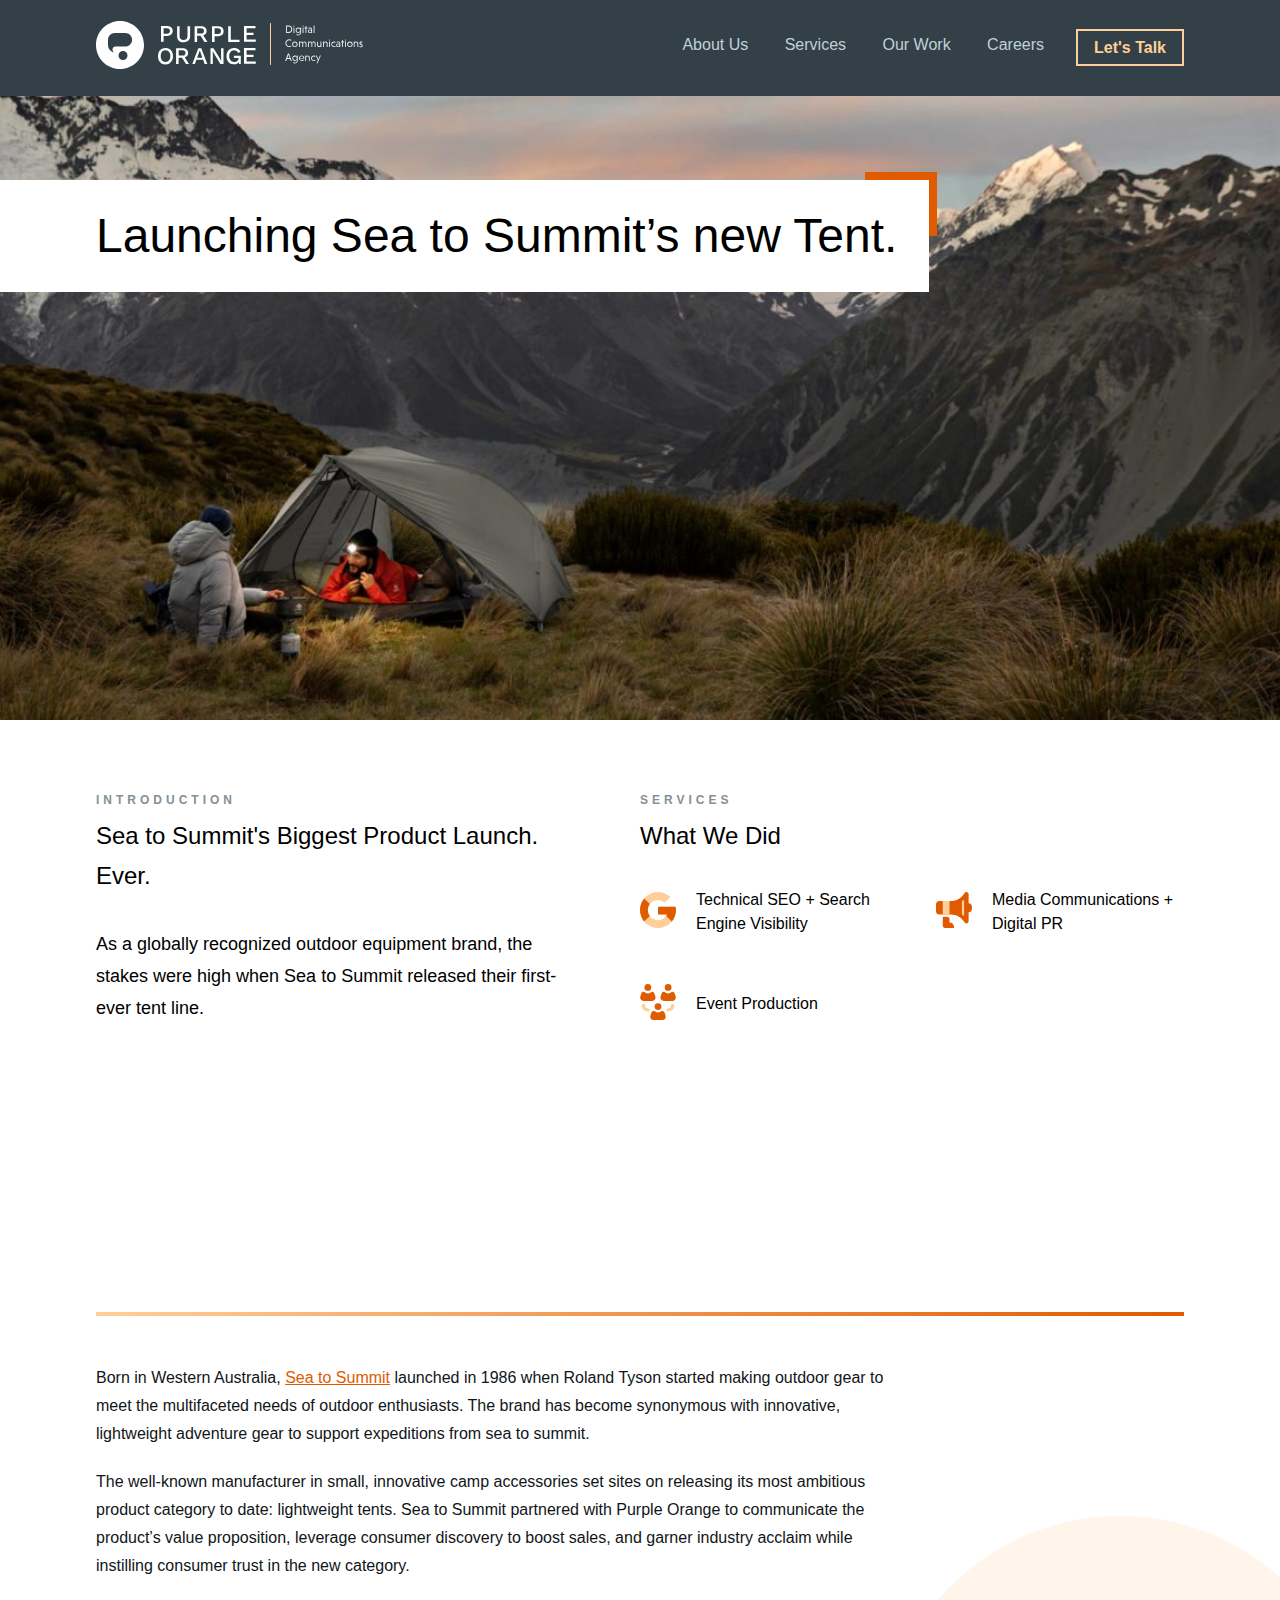
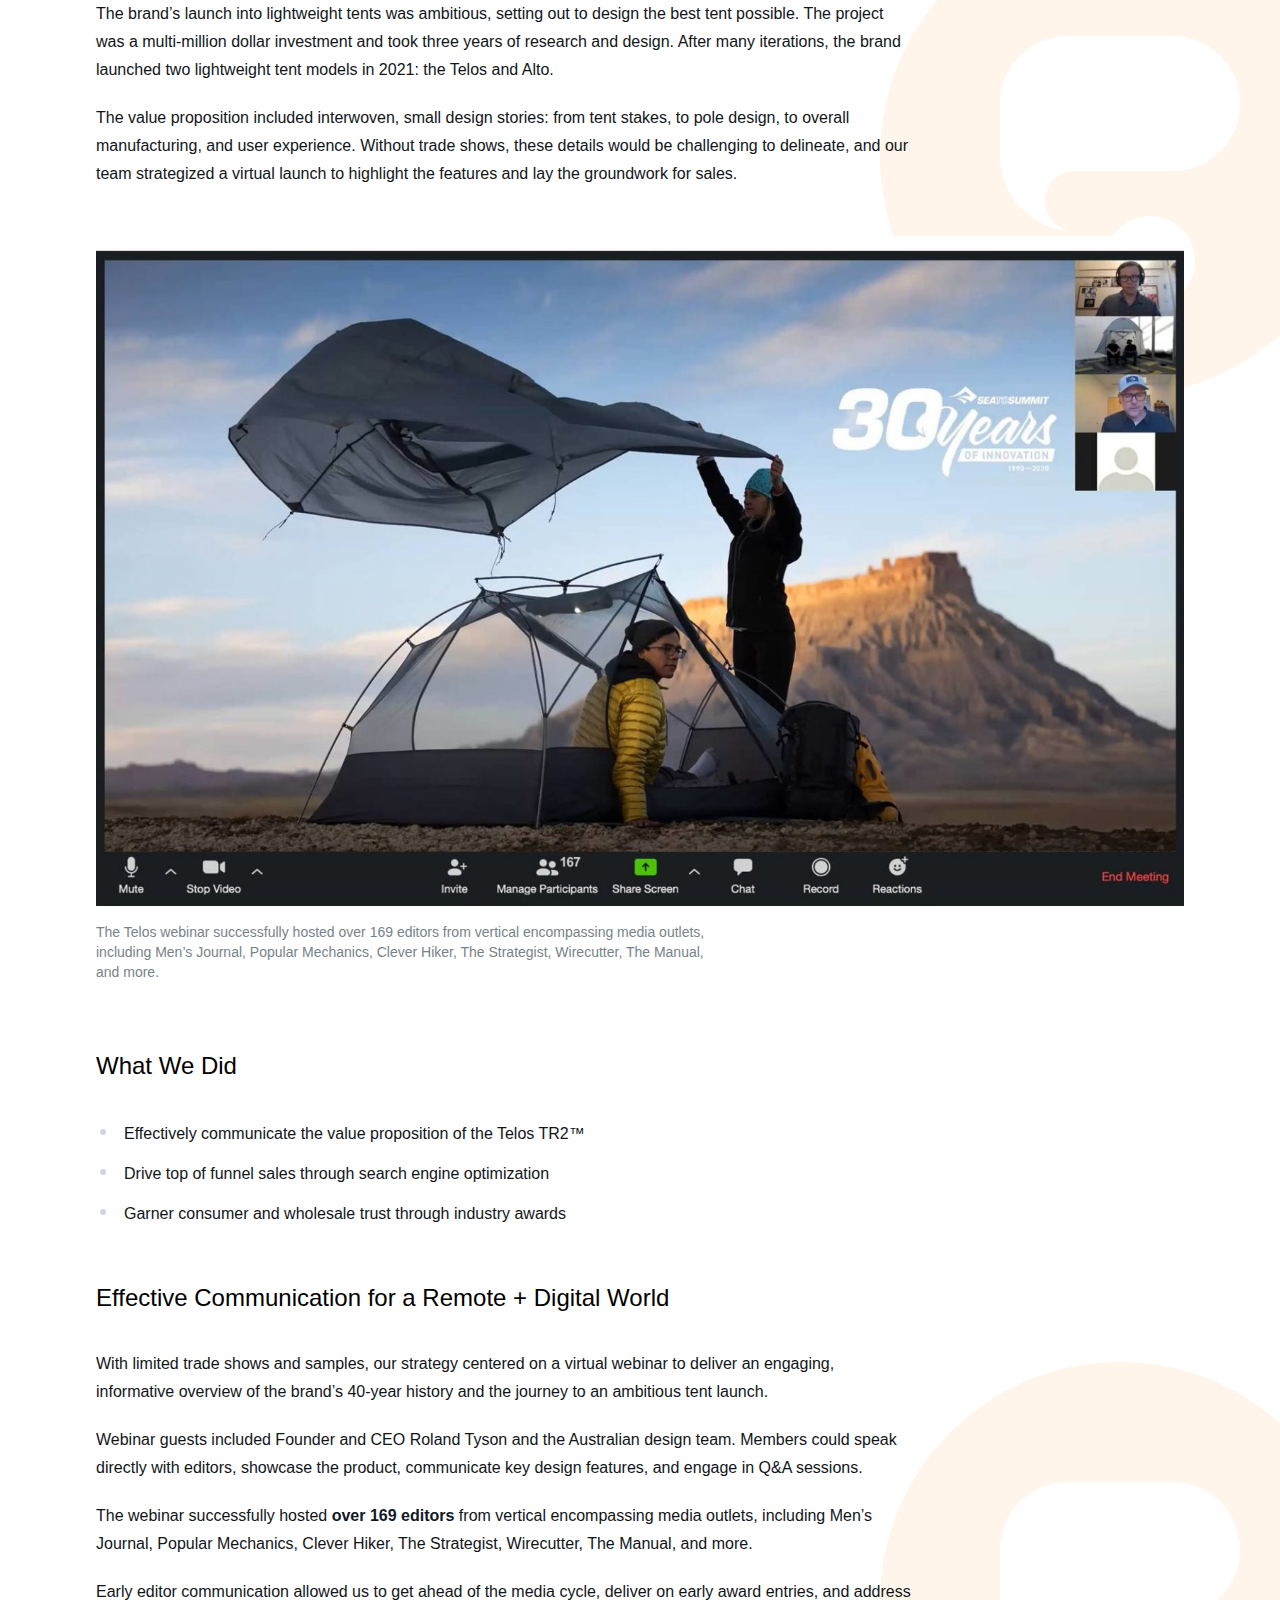
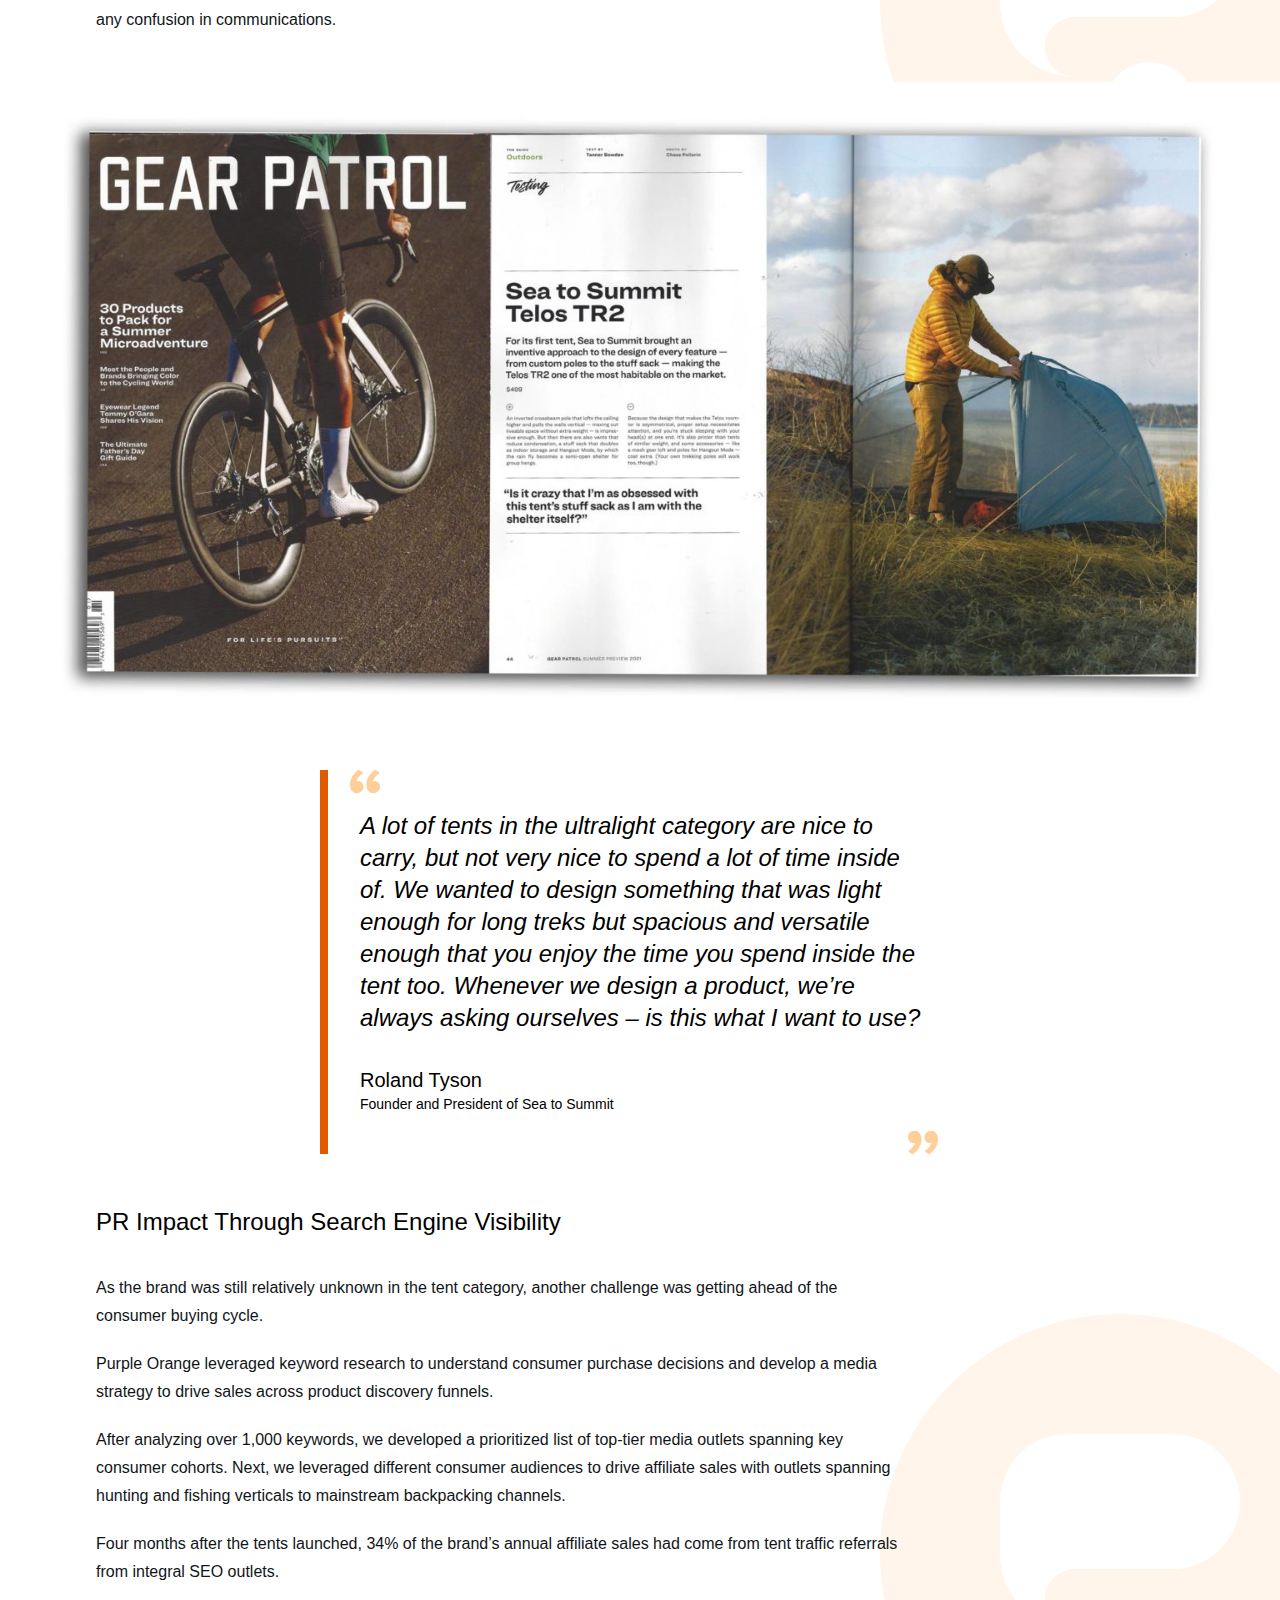
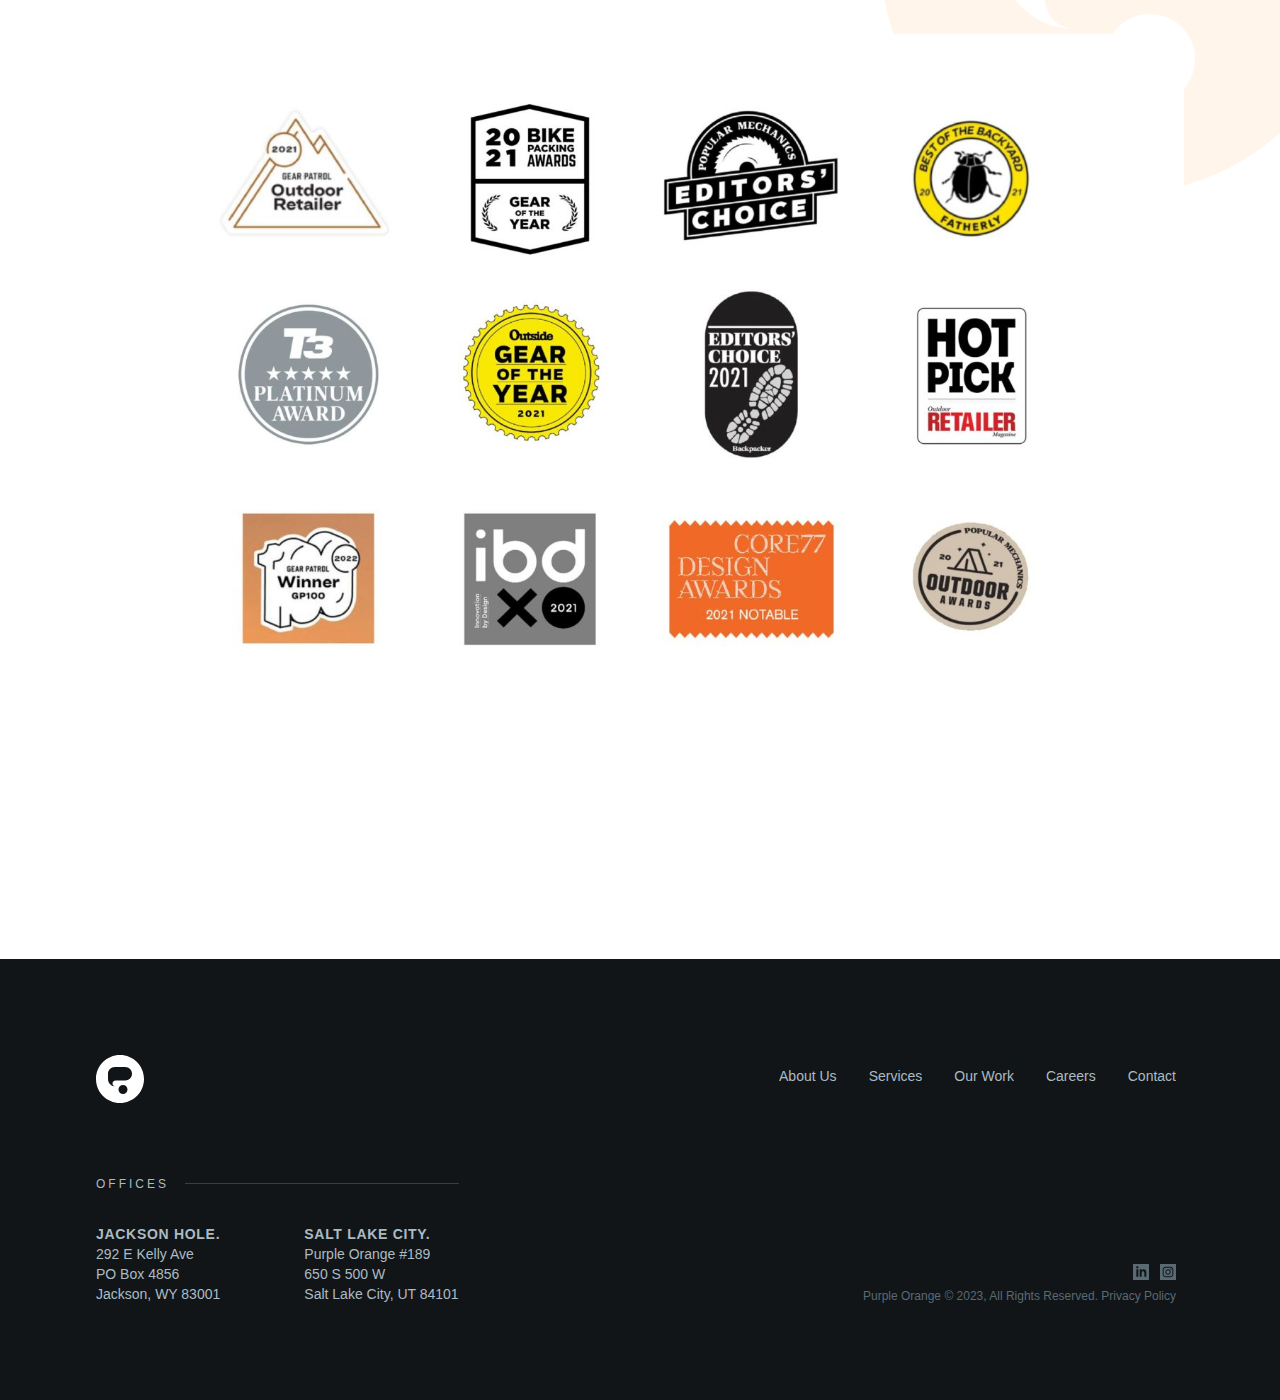
<file: case-studies/sea-to-summit-public-relations/index.htm>
﻿
	<!doctype html>
<!--[if lt IE 11]><html class="no-js no-svg ie lt-ie11" lang="en-US"> <![endif]-->
<!--[if gt IE 11]><!--><html class="no-js no-svg gt-ie11" lang="en-US"> <!--<![endif]-->
<head>
    <meta charset="UTF-8">
    <meta name="description" content="Digital Communication Agency">

    <link rel="preconnect" href="https://fonts.googleapis.com"><link rel="preconnect" href="https://fonts.gstatic.com" crossorigin=""><link href="../../css2?family=Outfit:wght@300;400;500;600;700&display=swap" rel="stylesheet">

    <link rel="stylesheet" href="../../wp-content/themes/popr/global.css?v=2.4.3" type="text/css" media="screen">
    <meta http-equiv="Content-Type" content="text/html; charset=UTF-8">
    <meta http-equiv="X-UA-Compatible" content="IE=edge">
    <meta name="viewport" content="width=device-width,initial-scale=1,maximum-scale=1,user-scalable=no">
    <link rel="author" href="../../wp-content/themes/popr/humans.txt">
    <link rel="profile" href="http://gmpg.org/xfn/11">

    <link rel="stylesheet" href="../../fvp4dif.css">
    <script defer="" src="../../alpinejs%403.12.0/dist/cdn.min.js"></script>

    <link rel="stylesheet" href="../../swiper%407.4.1/swiper-bundle.min.css">
    <script src="../../swiper%407.4.1/swiper-bundle.min.js"></script>

    <meta name='robots' content='index, follow, max-image-preview:large, max-snippet:-1, max-video-preview:-1'>

	<!-- This site is optimized with the Yoast SEO plugin v20.4 - https://yoast.com/wordpress/plugins/seo/ -->
	<title>Launching Sea to Summit&#039;s new Tent. &ndash; Purple Orange</title>
	<meta name="description" content="Purple Orange Case Studies and Success Stories &ndash; Launching Sea to Summit&#039;s new Tent.">
	<link rel="canonical" href="index.htm">
	<meta property="og:locale" content="en_US">
	<meta property="og:type" content="article">
	<meta property="og:title" content="Launching Sea to Summit&#039;s new Tent. &ndash; Purple Orange">
	<meta property="og:description" content="Purple Orange Case Studies and Success Stories &ndash; Launching Sea to Summit&#039;s new Tent.">
	<meta property="og:url" content="https://purpleorange.agency/case-studies/sea-to-summit-public-relations/">
	<meta property="og:site_name" content="Purple Orange">
	<meta property="article:modified_time" content="2021-12-22T19:24:24+00:00">
	<meta name="twitter:card" content="summary_large_image">
	<script type="application/ld+json" class="yoast-schema-graph">{"@context":"https://schema.org","@graph":[{"@type":"WebPage","@id":"https://purpleorange.agency/case-studies/sea-to-summit-public-relations/","url":"https://purpleorange.agency/case-studies/sea-to-summit-public-relations/","name":"Launching Sea to Summit's new Tent. &ndash; Purple Orange","isPartOf":{"@id":"https://purpleorange.agency/#website"},"datePublished":"2021-12-10T18:24:45+00:00","dateModified":"2021-12-22T19:24:24+00:00","description":"Purple Orange Case Studies and Success Stories &ndash; Launching Sea to Summit's new Tent.","breadcrumb":{"@id":"https://purpleorange.agency/case-studies/sea-to-summit-public-relations/#breadcrumb"},"inLanguage":"en-US","potentialAction":[{"@type":"ReadAction","target":["https://purpleorange.agency/case-studies/sea-to-summit-public-relations/"]}]},{"@type":"BreadcrumbList","@id":"https://purpleorange.agency/case-studies/sea-to-summit-public-relations/#breadcrumb","itemListElement":[{"@type":"ListItem","position":1,"name":"Home","item":"https://purpleorange.agency/"},{"@type":"ListItem","position":2,"name":"Case Studies","item":"https://purpleorange.agency/case-studies/"},{"@type":"ListItem","position":3,"name":"Launching Sea to Summit&#8217;s new Tent."}]},{"@type":"WebSite","@id":"https://purpleorange.agency/#website","url":"https://purpleorange.agency/","name":"Purple Orange","description":"Digital Communication Agency","publisher":{"@id":"https://purpleorange.agency/#organization"},"potentialAction":[{"@type":"SearchAction","target":{"@type":"EntryPoint","urlTemplate":"https://purpleorange.agency/?s={search_term_string}"},"query-input":"required name=search_term_string"}],"inLanguage":"en-US"},{"@type":"Organization","@id":"https://purpleorange.agency/#organization","name":"Purple Orange – Digital Communications Agency","url":"https://purpleorange.agency/","logo":{"@type":"ImageObject","inLanguage":"en-US","@id":"https://purpleorange.agency/#/schema/logo/image/","url":"https://purpleorange.agency/wp-content/uploads/2021/12/Purple-Orange-PR.png","contentUrl":"https://purpleorange.agency/wp-content/uploads/2021/12/Purple-Orange-PR.png","width":600,"height":400,"caption":"Purple Orange – Digital Communications Agency"},"image":{"@id":"https://purpleorange.agency/#/schema/logo/image/"},"sameAs":["https://www.instagram.com/purpleorangepr/","https://www.linkedin.com/company/purple-orange-llc/"]}]}</script>
	<!-- / Yoast SEO plugin. -->


<link rel='stylesheet' id='sbi_styles-css' href='../../wp-content/plugins/instagram-feed-pro/css/sbi-styles.min.css?ver=6.2.2' type='text/css' media='all'>
<link rel='stylesheet' id='wp-block-library-css' href='../../wp-includes/css/dist/block-library/style.min.css?ver=6.1.1' type='text/css' media='all'>
<link rel='stylesheet' id='classic-theme-styles-css' href='../../wp-includes/css/classic-themes.min.css?ver=1' type='text/css' media='all'>
<style id='global-styles-inline-css' type='text/css'>
body{--wp--preset--color--black: #000000;--wp--preset--color--cyan-bluish-gray: #abb8c3;--wp--preset--color--white: #ffffff;--wp--preset--color--pale-pink: #f78da7;--wp--preset--color--vivid-red: #cf2e2e;--wp--preset--color--luminous-vivid-orange: #ff6900;--wp--preset--color--luminous-vivid-amber: #fcb900;--wp--preset--color--light-green-cyan: #7bdcb5;--wp--preset--color--vivid-green-cyan: #00d084;--wp--preset--color--pale-cyan-blue: #8ed1fc;--wp--preset--color--vivid-cyan-blue: #0693e3;--wp--preset--color--vivid-purple: #9b51e0;--wp--preset--gradient--vivid-cyan-blue-to-vivid-purple: linear-gradient(135deg,rgba(6,147,227,1) 0%,rgb(155,81,224) 100%);--wp--preset--gradient--light-green-cyan-to-vivid-green-cyan: linear-gradient(135deg,rgb(122,220,180) 0%,rgb(0,208,130) 100%);--wp--preset--gradient--luminous-vivid-amber-to-luminous-vivid-orange: linear-gradient(135deg,rgba(252,185,0,1) 0%,rgba(255,105,0,1) 100%);--wp--preset--gradient--luminous-vivid-orange-to-vivid-red: linear-gradient(135deg,rgba(255,105,0,1) 0%,rgb(207,46,46) 100%);--wp--preset--gradient--very-light-gray-to-cyan-bluish-gray: linear-gradient(135deg,rgb(238,238,238) 0%,rgb(169,184,195) 100%);--wp--preset--gradient--cool-to-warm-spectrum: linear-gradient(135deg,rgb(74,234,220) 0%,rgb(151,120,209) 20%,rgb(207,42,186) 40%,rgb(238,44,130) 60%,rgb(251,105,98) 80%,rgb(254,248,76) 100%);--wp--preset--gradient--blush-light-purple: linear-gradient(135deg,rgb(255,206,236) 0%,rgb(152,150,240) 100%);--wp--preset--gradient--blush-bordeaux: linear-gradient(135deg,rgb(254,205,165) 0%,rgb(254,45,45) 50%,rgb(107,0,62) 100%);--wp--preset--gradient--luminous-dusk: linear-gradient(135deg,rgb(255,203,112) 0%,rgb(199,81,192) 50%,rgb(65,88,208) 100%);--wp--preset--gradient--pale-ocean: linear-gradient(135deg,rgb(255,245,203) 0%,rgb(182,227,212) 50%,rgb(51,167,181) 100%);--wp--preset--gradient--electric-grass: linear-gradient(135deg,rgb(202,248,128) 0%,rgb(113,206,126) 100%);--wp--preset--gradient--midnight: linear-gradient(135deg,rgb(2,3,129) 0%,rgb(40,116,252) 100%);--wp--preset--duotone--dark-grayscale: url('#wp-duotone-dark-grayscale');--wp--preset--duotone--grayscale: url('#wp-duotone-grayscale');--wp--preset--duotone--purple-yellow: url('#wp-duotone-purple-yellow');--wp--preset--duotone--blue-red: url('#wp-duotone-blue-red');--wp--preset--duotone--midnight: url('#wp-duotone-midnight');--wp--preset--duotone--magenta-yellow: url('#wp-duotone-magenta-yellow');--wp--preset--duotone--purple-green: url('#wp-duotone-purple-green');--wp--preset--duotone--blue-orange: url('#wp-duotone-blue-orange');--wp--preset--font-size--small: 13px;--wp--preset--font-size--medium: 20px;--wp--preset--font-size--large: 36px;--wp--preset--font-size--x-large: 42px;--wp--preset--spacing--20: 0.44rem;--wp--preset--spacing--30: 0.67rem;--wp--preset--spacing--40: 1rem;--wp--preset--spacing--50: 1.5rem;--wp--preset--spacing--60: 2.25rem;--wp--preset--spacing--70: 3.38rem;--wp--preset--spacing--80: 5.06rem;}:where(.is-layout-flex){gap: 0.5em;}body .is-layout-flow > .alignleft{float: left;margin-inline-start: 0;margin-inline-end: 2em;}body .is-layout-flow > .alignright{float: right;margin-inline-start: 2em;margin-inline-end: 0;}body .is-layout-flow > .aligncenter{margin-left: auto !important;margin-right: auto !important;}body .is-layout-constrained > .alignleft{float: left;margin-inline-start: 0;margin-inline-end: 2em;}body .is-layout-constrained > .alignright{float: right;margin-inline-start: 2em;margin-inline-end: 0;}body .is-layout-constrained > .aligncenter{margin-left: auto !important;margin-right: auto !important;}body .is-layout-constrained > :where(:not(.alignleft):not(.alignright):not(.alignfull)){max-width: var(--wp--style--global--content-size);margin-left: auto !important;margin-right: auto !important;}body .is-layout-constrained > .alignwide{max-width: var(--wp--style--global--wide-size);}body .is-layout-flex{display: flex;}body .is-layout-flex{flex-wrap: wrap;align-items: center;}body .is-layout-flex > *{margin: 0;}:where(.wp-block-columns.is-layout-flex){gap: 2em;}.has-black-color{color: var(--wp--preset--color--black) !important;}.has-cyan-bluish-gray-color{color: var(--wp--preset--color--cyan-bluish-gray) !important;}.has-white-color{color: var(--wp--preset--color--white) !important;}.has-pale-pink-color{color: var(--wp--preset--color--pale-pink) !important;}.has-vivid-red-color{color: var(--wp--preset--color--vivid-red) !important;}.has-luminous-vivid-orange-color{color: var(--wp--preset--color--luminous-vivid-orange) !important;}.has-luminous-vivid-amber-color{color: var(--wp--preset--color--luminous-vivid-amber) !important;}.has-light-green-cyan-color{color: var(--wp--preset--color--light-green-cyan) !important;}.has-vivid-green-cyan-color{color: var(--wp--preset--color--vivid-green-cyan) !important;}.has-pale-cyan-blue-color{color: var(--wp--preset--color--pale-cyan-blue) !important;}.has-vivid-cyan-blue-color{color: var(--wp--preset--color--vivid-cyan-blue) !important;}.has-vivid-purple-color{color: var(--wp--preset--color--vivid-purple) !important;}.has-black-background-color{background-color: var(--wp--preset--color--black) !important;}.has-cyan-bluish-gray-background-color{background-color: var(--wp--preset--color--cyan-bluish-gray) !important;}.has-white-background-color{background-color: var(--wp--preset--color--white) !important;}.has-pale-pink-background-color{background-color: var(--wp--preset--color--pale-pink) !important;}.has-vivid-red-background-color{background-color: var(--wp--preset--color--vivid-red) !important;}.has-luminous-vivid-orange-background-color{background-color: var(--wp--preset--color--luminous-vivid-orange) !important;}.has-luminous-vivid-amber-background-color{background-color: var(--wp--preset--color--luminous-vivid-amber) !important;}.has-light-green-cyan-background-color{background-color: var(--wp--preset--color--light-green-cyan) !important;}.has-vivid-green-cyan-background-color{background-color: var(--wp--preset--color--vivid-green-cyan) !important;}.has-pale-cyan-blue-background-color{background-color: var(--wp--preset--color--pale-cyan-blue) !important;}.has-vivid-cyan-blue-background-color{background-color: var(--wp--preset--color--vivid-cyan-blue) !important;}.has-vivid-purple-background-color{background-color: var(--wp--preset--color--vivid-purple) !important;}.has-black-border-color{border-color: var(--wp--preset--color--black) !important;}.has-cyan-bluish-gray-border-color{border-color: var(--wp--preset--color--cyan-bluish-gray) !important;}.has-white-border-color{border-color: var(--wp--preset--color--white) !important;}.has-pale-pink-border-color{border-color: var(--wp--preset--color--pale-pink) !important;}.has-vivid-red-border-color{border-color: var(--wp--preset--color--vivid-red) !important;}.has-luminous-vivid-orange-border-color{border-color: var(--wp--preset--color--luminous-vivid-orange) !important;}.has-luminous-vivid-amber-border-color{border-color: var(--wp--preset--color--luminous-vivid-amber) !important;}.has-light-green-cyan-border-color{border-color: var(--wp--preset--color--light-green-cyan) !important;}.has-vivid-green-cyan-border-color{border-color: var(--wp--preset--color--vivid-green-cyan) !important;}.has-pale-cyan-blue-border-color{border-color: var(--wp--preset--color--pale-cyan-blue) !important;}.has-vivid-cyan-blue-border-color{border-color: var(--wp--preset--color--vivid-cyan-blue) !important;}.has-vivid-purple-border-color{border-color: var(--wp--preset--color--vivid-purple) !important;}.has-vivid-cyan-blue-to-vivid-purple-gradient-background{background: var(--wp--preset--gradient--vivid-cyan-blue-to-vivid-purple) !important;}.has-light-green-cyan-to-vivid-green-cyan-gradient-background{background: var(--wp--preset--gradient--light-green-cyan-to-vivid-green-cyan) !important;}.has-luminous-vivid-amber-to-luminous-vivid-orange-gradient-background{background: var(--wp--preset--gradient--luminous-vivid-amber-to-luminous-vivid-orange) !important;}.has-luminous-vivid-orange-to-vivid-red-gradient-background{background: var(--wp--preset--gradient--luminous-vivid-orange-to-vivid-red) !important;}.has-very-light-gray-to-cyan-bluish-gray-gradient-background{background: var(--wp--preset--gradient--very-light-gray-to-cyan-bluish-gray) !important;}.has-cool-to-warm-spectrum-gradient-background{background: var(--wp--preset--gradient--cool-to-warm-spectrum) !important;}.has-blush-light-purple-gradient-background{background: var(--wp--preset--gradient--blush-light-purple) !important;}.has-blush-bordeaux-gradient-background{background: var(--wp--preset--gradient--blush-bordeaux) !important;}.has-luminous-dusk-gradient-background{background: var(--wp--preset--gradient--luminous-dusk) !important;}.has-pale-ocean-gradient-background{background: var(--wp--preset--gradient--pale-ocean) !important;}.has-electric-grass-gradient-background{background: var(--wp--preset--gradient--electric-grass) !important;}.has-midnight-gradient-background{background: var(--wp--preset--gradient--midnight) !important;}.has-small-font-size{font-size: var(--wp--preset--font-size--small) !important;}.has-medium-font-size{font-size: var(--wp--preset--font-size--medium) !important;}.has-large-font-size{font-size: var(--wp--preset--font-size--large) !important;}.has-x-large-font-size{font-size: var(--wp--preset--font-size--x-large) !important;}
.wp-block-navigation a:where(:not(.wp-element-button)){color: inherit;}
:where(.wp-block-columns.is-layout-flex){gap: 2em;}
.wp-block-pullquote{font-size: 1.5em;line-height: 1.6;}
</style>
<script type='text/javascript' src='../../wp-includes/js/jquery/jquery.min.js?ver=3.6.1' id='jquery-core-js'></script>
<script type='text/javascript' src='../../wp-includes/js/jquery/jquery-migrate.min.js?ver=3.3.2' id='jquery-migrate-js'></script>
<link rel="https://api.w.org/" href="../../wp-json/index.htm"><link rel="alternate" type="application/json" href="../../wp-json/wp/v2/case-studies/573"><link rel="EditURI" type="application/rsd+xml" title="RSD" href="../../xmlrpc.php?rsd">
<link rel="wlwmanifest" type="application/wlwmanifest+xml" href="../../wp-includes/wlwmanifest.xml">
<link rel='shortlink' href='../../index.htm?p=573'>
<link rel="alternate" type="application/json+oembed" href="../../wp-json/oembed/1.0/embed-18?url=https%3A%2F%2Fpurpleorange.agency%2Fcase-studies%2Fsea-to-summit-public-relations%2F">
<link rel="alternate" type="text/xml+oembed" href="../../wp-json/oembed/1.0/embed-19?url=https%3A%2F%2Fpurpleorange.agency%2Fcase-studies%2Fsea-to-summit-public-relations%2F&#038;format=xml">
<link rel="icon" href="../../wp-content/uploads/2021/11/cropped-favicon-32x32.png" sizes="32x32">
<link rel="icon" href="../../wp-content/uploads/2021/11/cropped-favicon-192x192.png" sizes="192x192">
<link rel="apple-touch-icon" href="../../wp-content/uploads/2021/11/cropped-favicon-180x180.png">
<meta name="msapplication-TileImage" content="https://purpleorange.agency/wp-content/uploads/2021/11/cropped-favicon-270x270.png">

		</head>


	<body class="case_studies-template-default single single-case_studies postid-573" x-data="{ open: false }" :class="{ 'overflow-y-hidden': open }">
		<a class="sr-only skip-link" href="#content">Skip to content</a>

					
<header id="header-site" class="relative z-40 font-bold bg-gray text-offwhite">

    <div class="container flex items-center justify-between w-full h-24">
        <div class="z-50 flex items-center h-full logo">
            <h1 class="sr-only">
                <a href="../../index.htm" rel="home">Purple Orange</a>
            </h1>
            <a href="../../index.htm" rel="home" title="Purple Orange">
                <span class="md:hidden">
                    <?xml version="1.0" encoding="UTF-8"?>
<svg width="160px" height="48px" viewbox="0 0 160 48" version="1.1" xmlns="http://www.w3.org/2000/svg" xmlns:xlink="http://www.w3.org/1999/xlink">
    <title>Purple Orange Logo + Wordmark</title>
    <g id="Purple-Orange-Logo-/-48px-/-Logo-+-Wordmark-/-Black" stroke="none" stroke-width="1" fill="none" fill-rule="evenodd">
        <path d="M105.0544,5.16 L105.38896,5.16565333 C106.928587,5.21841778 108.165067,5.64053333 109.0984,6.432 C110.0984,7.28 110.5984,8.424 110.5984,9.864 C110.5984,11.352 110.0984,12.5 109.0984,13.308 L108.89376,13.4642133 C108.40544,13.8161422 107.841333,14.0800889 107.20144,14.2560533 L107.1614,14.267 L111.5344,21 L108.5824,21 L104.5484,14.664 L101.1424,14.664 L101.1424,21 L98.5984,21 L98.5984,5.16 L105.0544,5.16 Z M104.8624,7.344 L101.1424,7.344 L101.1424,12.528 L104.8624,12.528 C105.9024,12.528 106.6744,12.316 107.1784,11.892 C107.6824,11.468 107.9344,10.816 107.9344,9.936 C107.9344,9.072 107.6824,8.424 107.1784,7.992 C106.6744,7.56 105.9024,7.344 104.8624,7.344 Z" id="Combined-Shape" fill="#FFFFFF" fill-rule="nonzero"></path>
        <path d="M122.1296,5.16 L122.46572,5.166 C123.46004,5.202 124.328,5.4 125.0696,5.76 C125.8936,6.16 126.5376,6.728 127.0016,7.464 C127.4656,8.2 127.6976,9.088 127.6976,10.128 C127.6976,11.152 127.4656,12.036 127.0016,12.78 C126.5376,13.524 125.8936,14.096 125.0696,14.496 C124.2456,14.896 123.2656,15.096 122.1296,15.096 L118.6016,15.096 L118.6016,21 L116.0336,21 L116.0336,5.16 L122.1296,5.16 Z M121.7216,7.344 L118.6016,7.344 L118.6016,12.888 L121.7216,12.888 C122.8576,12.888 123.6936,12.652 124.2296,12.18 C124.7656,11.708 125.0336,11.024 125.0336,10.128 C125.0336,9.216 124.7656,8.524 124.2296,8.052 C123.6936,7.58 122.8576,7.344 121.7216,7.344 Z" id="Combined-Shape" fill="#FFFFFF" fill-rule="nonzero"></path>
        <path d="M69.464,27 C71,27 72.328,27.328 73.448,27.984 C74.568,28.64 75.432,29.576 76.04,30.792 C76.648,32.008 76.952,33.464 76.952,35.16 C76.952,36.856 76.648,38.312 76.04,39.528 C75.432,40.744 74.568,41.68 73.448,42.336 C72.328,42.992 71,43.32 69.464,43.32 C67.944,43.32 66.624,42.992 65.504,42.336 C64.384,41.68 63.52,40.744 62.912,39.528 C62.304,38.312 62,36.856 62,35.16 C62,33.464 62.304,32.008 62.912,30.792 C63.52,29.576 64.384,28.64 65.504,27.984 C66.624,27.328 67.944,27 69.464,27 Z M69.464,29.232 C68.472,29.232 67.62,29.464 66.908,29.928 C66.196,30.392 65.648,31.064 65.264,31.944 C64.88,32.824 64.688,33.896 64.688,35.16 C64.688,36.408 64.88,37.476 65.264,38.364 C65.648,39.252 66.196,39.928 66.908,40.392 C67.62,40.856 68.472,41.088 69.464,41.088 C70.472,41.088 71.332,40.856 72.044,40.392 C72.756,39.928 73.304,39.252 73.688,38.364 C74.072,37.476 74.264,36.408 74.264,35.16 C74.264,33.896 74.072,32.824 73.688,31.944 C73.304,31.064 72.756,30.392 72.044,29.928 C71.332,29.464 70.472,29.232 69.464,29.232 Z" id="Combined-Shape" fill="#FFFFFF" fill-rule="nonzero"></path>
        <path d="M86.5968,27.16 L86.93136,27.1656533 C88.4709867,27.2184178 89.7074667,27.6405333 90.6408,28.432 C91.6408,29.28 92.1408,30.424 92.1408,31.864 C92.1408,33.352 91.6408,34.5 90.6408,35.308 L90.43616,35.4642133 C89.94784,35.8161422 89.3837333,36.0800889 88.74384,36.2560533 L88.7028,36.267 L93.0768,43 L90.1248,43 L86.0898,36.664 L82.6848,36.664 L82.6848,43 L80.1408,43 L80.1408,27.16 L86.5968,27.16 Z M86.4048,29.344 L82.6848,29.344 L82.6848,34.528 L86.4048,34.528 C87.4448,34.528 88.2168,34.316 88.7208,33.892 C89.2248,33.468 89.4768,32.816 89.4768,31.936 C89.4768,31.072 89.2248,30.424 88.7208,29.992 C88.2168,29.56 87.4448,29.344 86.4048,29.344 Z" id="Combined-Shape" fill="#FFFFFF" fill-rule="nonzero"></path>
        <path d="M105.3136,27.16 L111.2896,43 L108.5776,43 L107.0826,38.848 L100.4116,38.848 L98.9056,43 L96.2656,43 L102.2416,27.16 L105.3136,27.16 Z M103.7776,29.392 L103.7056,29.392 L103.0336,31.624 L101.1686,36.76 L106.3306,36.76 L104.4976,31.672 L103.7776,29.392 Z" id="Combined-Shape" fill="#FFFFFF" fill-rule="nonzero"></path>
        <path d="M71.096,5 L71.43212,5.006 C72.42644,5.042 73.2944,5.24 74.036,5.6 C74.86,6 75.504,6.568 75.968,7.304 C76.432,8.04 76.664,8.928 76.664,9.968 C76.664,10.992 76.432,11.876 75.968,12.62 C75.504,13.364 74.86,13.936 74.036,14.336 C73.212,14.736 72.232,14.936 71.096,14.936 L67.568,14.936 L67.568,20.84 L65,20.84 L65,5 L71.096,5 Z M70.688,7.184 L67.568,7.184 L67.568,12.728 L70.688,12.728 C71.824,12.728 72.66,12.492 73.196,12.02 C73.732,11.548 74,10.864 74,9.968 C74,9.056 73.732,8.364 73.196,7.892 C72.66,7.42 71.824,7.184 70.688,7.184 Z" id="Combined-Shape" fill="#FFFFFF" fill-rule="nonzero"></path>
        <path d="M87.6192,21.24 C89.7312,21.24 91.3392,20.712 92.4432,19.656 C93.5472,18.6 94.0992,17.024 94.0992,14.928 L94.0992,14.928 L94.0992,5.16 L91.5312,5.16 L91.5312,14.616 C91.5312,16.104 91.2112,17.208 90.5712,17.928 C89.9312,18.648 88.9472,19.008 87.6192,19.008 C86.3072,19.008 85.3312,18.648 84.6912,17.928 C84.0512,17.208 83.7312,16.104 83.7312,14.616 L83.7312,14.616 L83.7312,5.16 L81.1632,5.16 L81.1632,14.928 C81.1632,17.024 81.7192,18.6 82.8312,19.656 C83.9432,20.712 85.5392,21.24 87.6192,21.24 Z" id="Path" fill="#FFFFFF" fill-rule="nonzero"></path>
        <polygon id="Path" fill="#FFFFFF" fill-rule="nonzero" points="143.5008 21 143.5008 18.792 134.7648 18.792 134.7648 5.16 132.1968 5.16 132.1968 21"></polygon>
        <polygon id="Path" fill="#FFFFFF" fill-rule="nonzero" points="159.808 20.84 159.808 18.632 150.568 18.632 150.568 13.928 157.528 13.928 157.528 11.768 150.568 11.768 150.568 7.208 159.472 7.208 159.472 5 148 5 148 20.84"></polygon>
        <polygon id="Path" fill="#FFFFFF" fill-rule="nonzero" points="116.8304 43 116.8304 32.776 116.7344 30.208 116.7584 30.208 118.2944 33.016 124.4144 43 127.4624 43 127.4624 27.16 125.0864 27.16 125.0864 37.384 125.1824 39.976 125.1584 39.976 123.5984 37.12 117.5024 27.16 114.4784 27.16 114.4784 43"></polygon>
        <path d="M137.9712,43.24 C139.3152,43.24 140.4312,42.96 141.3192,42.4 C141.9112,42.0266667 142.3912,41.5537778 142.7592,40.9813333 L142.7972,40.919 L142.8912,43 L144.8112,43 L144.8112,34.84 L137.9232,34.84 L137.9232,36.928 L142.5312,36.928 L142.5312,37.384 C142.5312,38.008 142.4232,38.548 142.2072,39.004 C141.9912,39.46 141.6912,39.836 141.3072,40.132 C140.9232,40.428 140.4752,40.652 139.9632,40.804 C139.4512,40.956 138.8992,41.032 138.3072,41.032 C137.2192,41.032 136.3032,40.8 135.5592,40.336 C134.8152,39.872 134.2592,39.196 133.8912,38.308 C133.5232,37.42 133.3392,36.344 133.3392,35.08 C133.3392,33.832 133.5472,32.764 133.9632,31.876 C134.3792,30.988 134.9592,30.312 135.7032,29.848 C136.4472,29.384 137.3152,29.152 138.3072,29.152 C139.2992,29.152 140.1432,29.372 140.8392,29.812 C141.5352,30.252 142.0352,30.912 142.3392,31.792 L142.3392,31.792 L144.7152,30.664 C144.1072,29.384 143.2952,28.44 142.2792,27.832 C141.2632,27.224 139.9312,26.92 138.2832,26.92 C136.7792,26.92 135.4472,27.252 134.2872,27.916 C133.1272,28.58 132.2312,29.52 131.5992,30.736 C130.9672,31.952 130.6512,33.4 130.6512,35.08 C130.6512,36.792 130.9552,38.252 131.5632,39.46 C132.1712,40.668 133.0192,41.6 134.1072,42.256 C135.1952,42.912 136.4832,43.24 137.9712,43.24 Z" id="Path" fill="#FFFFFF" fill-rule="nonzero"></path>
        <polygon id="Path" fill="#FFFFFF" fill-rule="nonzero" points="159.808 42.84 159.808 40.632 150.568 40.632 150.568 35.928 157.528 35.928 157.528 33.768 150.568 33.768 150.568 29.208 159.472 29.208 159.472 27 148 27 148 42.84"></polygon>
        <g id="Purple-Orange-Logo-/-48px-/-Logo" fill="#FFFFFF">
            <path d="M24,0 C37.254834,0 48,10.745166 48,24 C48,37.254834 37.254834,48 24,48 C10.745166,48 0,37.254834 0,24 C0,10.745166 10.745166,0 24,0 Z M27,30 C24.5147186,30 22.5,32.0147186 22.5,34.5 C22.5,36.9852814 24.5147186,39 27,39 C29.4852814,39 31.5,36.9852814 31.5,34.5 C31.5,32.0147186 29.4852814,30 27,30 Z M29.25,12 L18.75,12 C15.0220779,12 12,15.0220779 12,18.75 L12,24 C12,28.1421356 15.3578644,31.5 19.5,31.5 C17.8431458,31.5 16.5,30.1568542 16.5,28.5 C16.5,26.8431458 17.8431458,25.5 19.5,25.5 L29.25,25.5 C32.9779221,25.5 36,22.4779221 36,18.75 C36,15.0220779 32.9779221,12 29.25,12 Z" id="Combined-Shape"></path>
        </g>
    </g>
</svg>
                </span>
                <span class="hidden md:inline-block">
                    <svg width="279px" height="48px" version="1.1" id="Layer_1" xmlns="http://www.w3.org/2000/svg" xmlns:xlink="http://www.w3.org/1999/xlink" x="0px" y="0px" viewbox="0 0 279 48" style="enable-background:new 0 0 279 48;" xml:space="preserve">
<style type="text/css">
	.st0{fill:#FFFFFF;}
	.st1{fill-rule:evenodd;clip-rule:evenodd;fill:#FFFFFF;}
	.st2{fill:none;stroke:#FFCF99;stroke-linecap:round;}
	.st3{enable-background:new    ;}
	.st4{fill:#E4EDF1;}
</style>
<g id="Symbols">
	<g id="Comps-Elements-_-Navigation-_-Navbar-_-Desktop-_-White">
		<g id="Group">
			<g id="Purple-Orange-Logo-_-48px-_-Logo">
				<path id="Combined-Shape" class="st0" d="M105.1,5.2h0.3c1.3,0,2.7,0.4,3.7,1.3c1,0.9,1.6,2.1,1.5,3.4c0.1,1.3-0.5,2.6-1.5,3.4
					l0,0l-0.2,0.1c-0.5,0.4-1.1,0.6-1.7,0.8l0,0l4.3,6.8h-3l-4-6.3h-3.4V21h-2.5V5.2H105.1z M104.9,7.3h-3.7v5.2h3.7
					c0.8,0.1,1.6-0.2,2.3-0.6c0.5-0.5,0.8-1.3,0.8-2c0-0.7-0.2-1.4-0.8-1.9C106.5,7.5,105.7,7.3,104.9,7.3L104.9,7.3z"></path>
				<path id="Combined-Shape-2" class="st0" d="M122.1,5.2h0.3c0.9,0,1.8,0.2,2.6,0.6c0.8,0.4,1.5,1,1.9,1.7
					c0.5,0.8,0.7,1.7,0.7,2.7c0,0.9-0.2,1.9-0.7,2.7c-0.5,0.7-1.1,1.3-1.9,1.7c-0.9,0.4-1.9,0.6-2.9,0.6h-3.5V21H116V5.2H122.1z
					 M121.7,7.3h-3.1v5.6h3.1c0.9,0.1,1.8-0.2,2.5-0.7c0.5-0.5,0.8-1.2,0.8-2c0.1-0.8-0.2-1.5-0.8-2.1
					C123.5,7.6,122.6,7.3,121.7,7.3L121.7,7.3z"></path>
				<path id="Combined-Shape-3" class="st0" d="M69.5,27c1.4,0,2.8,0.3,4,1c1.1,0.7,2,1.6,2.5,2.8c0.7,1.4,1,2.9,1,4.4
					c0,1.5-0.3,3-1,4.4c-0.6,1.2-1.5,2.1-2.6,2.8c-2.5,1.3-5.5,1.3-8,0c-1.1-0.7-2-1.6-2.6-2.8c-0.6-1.4-0.9-2.9-0.8-4.4
					c0-1.5,0.3-3,0.9-4.4c0.6-1.2,1.5-2.1,2.6-2.8C66.7,27.3,68.1,27,69.5,27z M69.5,29.2c-1.8-0.1-3.5,1-4.2,2.7
					c-0.4,1-0.6,2.1-0.6,3.2c0,1.1,0.2,2.2,0.6,3.2c0.7,1.7,2.4,2.8,4.2,2.7c0.9,0,1.8-0.2,2.6-0.7c0.7-0.5,1.3-1.2,1.7-2
					c0.4-1,0.6-2.1,0.6-3.2c0-1.1-0.2-2.2-0.6-3.2c-0.3-0.8-0.9-1.5-1.7-2C71.3,29.5,70.4,29.2,69.5,29.2z"></path>
				<path id="Combined-Shape-4" class="st0" d="M86.6,27.2h0.3c1.3,0,2.7,0.4,3.7,1.3c1,0.9,1.6,2.1,1.5,3.4
					c0.1,1.3-0.5,2.6-1.5,3.4l0,0l-0.2,0.2c-0.5,0.4-1.1,0.6-1.7,0.8l0,0l4.3,6.8h-3l-4-6.3h-3.4V43h-2.5V27.2H86.6z M86.4,29.3
					h-3.7v5.2h3.7c0.8,0.1,1.6-0.2,2.3-0.6c0.5-0.5,0.8-1.2,0.8-2c0.1-0.7-0.2-1.5-0.8-2C88,29.5,87.2,29.2,86.4,29.3L86.4,29.3z"></path>
				<path id="Combined-Shape-5" class="st0" d="M105.3,27.2l6,15.8h-2.7l-1.5-4.2h-6.7L98.9,43h-2.6l6-15.8H105.3z M103.8,29.4
					L103.8,29.4l-0.8,2.2l-1.9,5.1h5.2l-1.8-5.1L103.8,29.4z"></path>
				<path id="Combined-Shape-6" class="st0" d="M71.1,5h0.3c0.9,0,1.8,0.2,2.6,0.6c0.8,0.4,1.5,1,2,1.7c0.5,0.8,0.7,1.8,0.7,2.7
					c0,0.9-0.2,1.8-0.7,2.6c-0.5,0.8-1.2,1.4-2,1.7c-0.9,0.4-1.9,0.6-2.9,0.6h-3.5v5.9H65V5H71.1z M70.7,7.2h-3.1v5.6h3.1
					c0.9,0.1,1.8-0.2,2.5-0.7c0.5-0.5,0.8-1.2,0.8-2c0.1-0.8-0.2-1.5-0.8-2.1C72.5,7.4,71.6,7.1,70.7,7.2L70.7,7.2z"></path>
				<path id="Path" class="st0" d="M87.6,21.2c1.8,0.1,3.5-0.4,4.8-1.6c1.2-1.3,1.8-3,1.7-4.7l0,0V5.2h-2.6v9.5
					c0.1,1.2-0.3,2.4-1,3.3c-1.7,1.4-4.2,1.4-5.9,0c-0.7-0.9-1.1-2.1-1-3.3l0,0V5.2h-2.5v9.8c-0.1,1.7,0.5,3.5,1.7,4.7
					C84.2,20.8,85.9,21.4,87.6,21.2z"></path>
				<polygon id="Path-2" class="st0" points="143.5,21 143.5,18.8 134.8,18.8 134.8,5.2 132.2,5.2 132.2,21 				"></polygon>
				<polygon id="Path-3" class="st0" points="159.8,20.8 159.8,18.6 150.6,18.6 150.6,13.9 157.5,13.9 157.5,11.8 150.6,11.8 
					150.6,7.2 159.5,7.2 159.5,5 148,5 148,20.8 				"></polygon>
				<polygon id="Path-4" class="st0" points="116.8,43 116.8,32.8 116.7,30.2 116.8,30.2 118.3,33 124.4,43 127.5,43 127.5,27.2 
					125.1,27.2 125.1,37.4 125.2,40 125.2,40 123.6,37.1 117.5,27.2 114.5,27.2 114.5,43 				"></polygon>
				<path id="Path-5" class="st0" d="M138,43.2c1.2,0,2.3-0.2,3.4-0.8c0.6-0.4,1-0.8,1.4-1.4v-0.1l0.1,2.1h1.9v-8.2h-6.9v2.1h4.6
					v0.5c0,0.6-0.1,1.1-0.3,1.6c-0.2,0.4-0.5,0.8-0.9,1.1c-0.4,0.3-0.9,0.5-1.4,0.7c-0.5,0.2-1.1,0.2-1.6,0.2c-1,0-1.9-0.2-2.8-0.7
					c-0.8-0.5-1.3-1.2-1.7-2c-0.4-1-0.6-2.1-0.6-3.2c0-1.1,0.2-2.2,0.6-3.2c0.4-0.8,1-1.5,1.7-2c0.8-0.5,1.7-0.7,2.6-0.7
					c0.9,0,1.8,0.2,2.5,0.7c0.7,0.5,1.3,1.2,1.5,2l0,0l2.4-1.1c-0.5-1.2-1.4-2.2-2.4-2.8c-1.2-0.7-2.6-1-4-0.9c-1.4,0-2.8,0.3-4,1
					c-1.2,0.7-2.1,1.6-2.7,2.8c-0.7,1.3-1,2.8-0.9,4.3c0,1.5,0.3,3,0.9,4.4c0.6,1.2,1.4,2.1,2.6,2.8C135.3,43,136.6,43.3,138,43.2z"></path>
				<polygon id="Path-6" class="st0" points="159.8,42.8 159.8,40.6 150.6,40.6 150.6,35.9 157.5,35.9 157.5,33.8 150.6,33.8 
					150.6,29.2 159.5,29.2 159.5,27 148,27 148,42.8 				"></polygon>
				<g id="Combined-Shape-7">
					<path class="st1" d="M24,0c13.3,0,24,10.7,24,24S37.3,48,24,48S0,37.3,0,24S10.7,0,24,0z M27,30c-2.5,0-4.5,2-4.5,4.5
						s2,4.5,4.5,4.5s4.5-2,4.5-4.5C31.5,32,29.5,30,27,30C27,30,27,30,27,30z M29.2,12H18.8C15,12,12,15,12,18.8l0,0V24
						c0,4.1,3.4,7.5,7.5,7.5c-1.7,0-3-1.3-3-3s1.3-3,3-3h9.8c3.7,0,6.8-3,6.8-6.8S33,12,29.2,12z"></path>
				</g>
			</g>
			<line id="Line" class="st2" x1="174.5" y1="2.5" x2="174.5" y2="43.5"></line>
			<g id="Digital-Communicatio">
				<g class="st3">
					<path class="st4" d="M190,4.5h2.6c2.2,0,3.7,1.6,3.7,3.7s-1.4,3.7-3.7,3.7H190V4.5z M190.9,5.4v5.7h1.7c1.7,0,2.7-1.2,2.7-2.8
						c0-1.6-1-2.8-2.7-2.8H190.9z"></path>
				</g>
				<g class="st3">
					<path class="st4" d="M197.9,4.4c0.4,0,0.6,0.3,0.6,0.6s-0.3,0.6-0.6,0.6c-0.3,0-0.6-0.3-0.6-0.6S197.6,4.4,197.9,4.4z
						 M198.4,12h-0.9V6.6h0.9V12z"></path>
					<path class="st4" d="M205.1,6.6v5c0,1.7-1.1,2.8-2.8,2.8c-0.8,0-1.5-0.2-1.9-0.5v-1c0.4,0.3,1.2,0.6,1.9,0.6
						c1.1,0,1.9-0.7,1.9-1.8v-0.9c-0.4,0.7-1.1,1.1-2,1.1c-1.5,0-2.6-1.2-2.6-2.7c0-1.5,1.1-2.7,2.6-2.7c0.9,0,1.6,0.5,2,1.2V6.6
						H205.1z M202.3,7.4c-1,0-1.8,0.8-1.8,1.8c0,1,0.8,1.8,1.8,1.8c1,0,1.8-0.8,1.8-1.8C204.1,8.2,203.4,7.4,202.3,7.4z"></path>
					<path class="st4" d="M207.1,4.4c0.4,0,0.6,0.3,0.6,0.6s-0.3,0.6-0.6,0.6c-0.3,0-0.6-0.3-0.6-0.6S206.7,4.4,207.1,4.4z
						 M207.5,12h-0.9V6.6h0.9V12z"></path>
				</g>
				<g class="st3">
					<path class="st4" d="M209.5,12V7.4h-1V6.6h1V5.3l0.9-0.2v1.5h1.1v0.8h-1.1V12H209.5z"></path>
				</g>
				<g class="st3">
					<path class="st4" d="M212.5,6.9c0.4-0.2,0.9-0.4,1.5-0.4c1.2,0,2.1,0.6,2.1,2.1V12h-0.9v-0.6c-0.3,0.4-0.8,0.7-1.4,0.7
						c-1.2,0-1.9-0.8-1.9-1.8c0-1,0.8-1.8,1.9-1.8c0.6,0,1.1,0.3,1.4,0.6V8.6c0-0.9-0.6-1.2-1.2-1.2c-0.5,0-1,0.2-1.5,0.4V6.9z
						 M214,11.4c0.6,0,1.2-0.5,1.2-1.1c0-0.6-0.5-1.1-1.2-1.1c-0.6,0-1.2,0.5-1.2,1.1C212.8,10.9,213.3,11.4,214,11.4z"></path>
					<path class="st4" d="M218.5,12h-0.9V4.4h0.9V12z"></path>
				</g>
				<g class="st3">
					<path class="st4" d="M195.3,25.6c-0.6,0.3-1.2,0.5-2,0.5c-2.2,0-3.9-1.7-3.9-3.9s1.7-3.9,3.9-3.9c0.7,0,1.4,0.2,2,0.5V20
						c-0.5-0.4-1.2-0.7-2-0.7c-1.6,0-2.9,1.3-2.9,2.9c0,1.6,1.2,2.9,2.9,2.9c0.8,0,1.5-0.3,2-0.7V25.6z"></path>
				</g>
				<g class="st3">
					<path class="st4" d="M198.9,20.5c1.6,0,2.8,1.2,2.8,2.8c0,1.6-1.2,2.8-2.8,2.8c-1.6,0-2.8-1.2-2.8-2.8
						C196.1,21.8,197.3,20.5,198.9,20.5z M198.9,25.2c1.1,0,1.8-0.8,1.8-1.9c0-1-0.8-1.9-1.8-1.9c-1,0-1.8,0.8-1.8,1.9
						C197,24.4,197.8,25.2,198.9,25.2z"></path>
					<path class="st4" d="M203.8,21.4c0.3-0.5,0.8-0.8,1.5-0.8c0.8,0,1.4,0.4,1.7,1.1c0.2-0.7,0.8-1.1,1.6-1.1c1.1,0,1.9,0.8,1.9,2
						V26h-0.9v-3.2c0-0.9-0.5-1.3-1.2-1.3c-0.7,0-1.2,0.5-1.2,1.3V26h-0.9v-3.2c0-0.9-0.5-1.3-1.2-1.3c-0.7,0-1.2,0.4-1.2,1.2V26
						h-0.9v-5.4h0.9V21.4z"></path>
					<path class="st4" d="M212.9,21.4c0.3-0.5,0.8-0.8,1.5-0.8c0.8,0,1.4,0.4,1.7,1.1c0.2-0.7,0.8-1.1,1.6-1.1c1.1,0,1.9,0.8,1.9,2
						V26h-0.9v-3.2c0-0.9-0.5-1.3-1.2-1.3s-1.2,0.5-1.2,1.3V26h-0.9v-3.2c0-0.9-0.5-1.3-1.2-1.3c-0.7,0-1.2,0.4-1.2,1.2V26h-0.9
						v-5.4h0.9V21.4z"></path>
					<path class="st4" d="M224.6,25.2c-0.3,0.6-0.8,0.9-1.6,0.9c-1.2,0-2-0.9-2-2.1v-3.3h0.9v3.1c0,0.8,0.5,1.4,1.3,1.4
						c0.8,0,1.3-0.5,1.3-1.4v-3.2h0.9V26h-0.9V25.2z"></path>
					<path class="st4" d="M228,21.5c0.3-0.6,0.8-1,1.6-1c1.2,0,2,0.9,2,2.1V26h-0.9v-3.1c0-0.8-0.5-1.4-1.4-1.4
						c-0.8,0-1.3,0.5-1.4,1.4V26h-0.9v-5.4h0.9V21.5z"></path>
					<path class="st4" d="M233.5,18.4c0.4,0,0.6,0.3,0.6,0.6s-0.3,0.6-0.6,0.6c-0.3,0-0.6-0.3-0.6-0.6S233.2,18.4,233.5,18.4z
						 M234,26h-0.9v-5.4h0.9V26z"></path>
				</g>
				<g class="st3">
					<path class="st4" d="M239.4,25.7c-0.4,0.2-0.9,0.4-1.4,0.4c-1.6,0-2.8-1.2-2.8-2.8c0-1.6,1.2-2.8,2.8-2.8c0.5,0,1,0.1,1.4,0.4
						v1c-0.4-0.3-0.8-0.5-1.4-0.5c-1.1,0-1.9,0.8-1.9,1.9c0,1.1,0.8,1.9,1.9,1.9c0.5,0,1-0.2,1.4-0.5V25.7z"></path>
				</g>
				<g class="st3">
					<path class="st4" d="M240.7,20.9c0.4-0.2,0.9-0.4,1.5-0.4c1.2,0,2.1,0.6,2.1,2.1V26h-0.9v-0.6c-0.3,0.4-0.8,0.7-1.4,0.7
						c-1.2,0-1.9-0.8-1.9-1.8c0-1,0.8-1.8,1.9-1.8c0.6,0,1.1,0.3,1.4,0.6v-0.6c0-0.9-0.6-1.2-1.2-1.2c-0.5,0-1,0.2-1.5,0.4V20.9z
						 M242.2,25.4c0.6,0,1.2-0.5,1.2-1.1c0-0.6-0.5-1.1-1.2-1.1c-0.6,0-1.2,0.5-1.2,1.1C241,24.9,241.6,25.4,242.2,25.4z"></path>
				</g>
				<g class="st3">
					<path class="st4" d="M246.1,26v-4.6h-1v-0.8h1v-1.3l0.9-0.2v1.5h1.1v0.8h-1.1V26H246.1z"></path>
					<path class="st4" d="M249.5,18.4c0.4,0,0.6,0.3,0.6,0.6s-0.3,0.6-0.6,0.6c-0.3,0-0.6-0.3-0.6-0.6S249.1,18.4,249.5,18.4z
						 M249.9,26H249v-5.4h0.9V26z"></path>
					<path class="st4" d="M253.9,20.5c1.6,0,2.8,1.2,2.8,2.8c0,1.6-1.2,2.8-2.8,2.8c-1.6,0-2.8-1.2-2.8-2.8
						C251.1,21.8,252.3,20.5,253.9,20.5z M253.9,25.2c1.1,0,1.8-0.8,1.8-1.9c0-1-0.8-1.9-1.8-1.9c-1,0-1.8,0.8-1.8,1.9
						C252,24.4,252.8,25.2,253.9,25.2z"></path>
					<path class="st4" d="M258.7,21.5c0.3-0.6,0.8-1,1.6-1c1.2,0,2,0.9,2,2.1V26h-0.9v-3.1c0-0.8-0.5-1.4-1.4-1.4
						c-0.8,0-1.3,0.5-1.4,1.4V26h-0.9v-5.4h0.9V21.5z"></path>
					<path class="st4" d="M266.6,21.8c-0.3-0.3-0.8-0.4-1.2-0.4c-0.6,0-0.9,0.3-0.9,0.7c0,0.3,0.2,0.4,0.5,0.6l0.9,0.6
						c0.7,0.4,0.9,0.9,0.9,1.4c0,0.9-0.7,1.5-1.8,1.5c-0.5,0-1.1-0.2-1.4-0.3v-1c0.3,0.2,0.8,0.5,1.3,0.5c0.6,0,0.9-0.3,0.9-0.7
						c0-0.3-0.1-0.5-0.6-0.7l-1-0.6c-0.6-0.3-0.8-0.8-0.8-1.3c0-0.8,0.6-1.5,1.8-1.5c0.5,0,0.9,0.1,1.2,0.3V21.8z"></path>
				</g>
				<g class="st3">
					<path class="st4" d="M194,37.9h-3l-0.8,2.1h-1.1l2.8-7.5h1.1l2.8,7.5h-1.1L194,37.9z M191.3,37h2.4l-1.2-3.2L191.3,37z"></path>
				</g>
				<g class="st3">
					<path class="st4" d="M201.8,34.6v5c0,1.7-1.1,2.8-2.8,2.8c-0.8,0-1.5-0.2-1.9-0.5v-1c0.4,0.3,1.2,0.6,1.9,0.6
						c1.1,0,1.9-0.7,1.9-1.8v-0.9c-0.4,0.7-1.1,1.1-2,1.1c-1.5,0-2.6-1.2-2.6-2.7c0-1.5,1.1-2.7,2.6-2.7c0.9,0,1.6,0.5,2,1.2v-1.1
						H201.8z M199,35.4c-1,0-1.8,0.8-1.8,1.8c0,1,0.8,1.8,1.8,1.8c1,0,1.8-0.8,1.8-1.8C200.8,36.2,200.1,35.4,199,35.4z"></path>
					<path class="st4" d="M203.9,37.7c0.1,0.9,0.9,1.6,1.9,1.6c0.7,0,1.5-0.3,1.9-0.7v0.9c-0.5,0.3-1.2,0.6-2,0.6
						c-1.6,0-2.7-1.2-2.7-2.8c0-1.6,1.1-2.8,2.7-2.8c1.5,0,2.6,1.2,2.6,2.6c0,0.2,0,0.4,0,0.5H203.9z M203.9,36.9h3.4
						c0-1-0.8-1.6-1.7-1.6C204.7,35.3,204,36,203.9,36.9z"></path>
					<path class="st4" d="M210.2,35.5c0.3-0.6,0.8-1,1.6-1c1.2,0,2,0.9,2,2.1V40h-0.9v-3.1c0-0.8-0.5-1.4-1.4-1.4
						c-0.8,0-1.3,0.5-1.4,1.4V40h-0.9v-5.4h0.9V35.5z"></path>
					<path class="st4" d="M219.2,39.7c-0.4,0.2-0.9,0.4-1.4,0.4c-1.6,0-2.8-1.2-2.8-2.8c0-1.6,1.2-2.8,2.8-2.8c0.5,0,1,0.1,1.4,0.4
						v1c-0.4-0.3-0.8-0.5-1.4-0.5c-1.1,0-1.9,0.8-1.9,1.9c0,1.1,0.8,1.9,1.9,1.9c0.5,0,1-0.2,1.4-0.5V39.7z"></path>
				</g>
				<g class="st3">
					<path class="st4" d="M221.9,39.6l-2.1-5h1l1.5,3.8l1.6-3.8h1l-3.3,7.6h-1.1L221.9,39.6z"></path>
				</g>
			</g>
		</g>
	</g>
</g>
</svg>

                </span>
            </a>
        </div>

        <div class="flex items-center justify-end md:space-x-4">
            <nav id="nav-main" class="hidden nav lg:block">
                	<ul>
			<li class="inline-block  menu-item menu-item-type-post_type menu-item-object-page menu-item-21">
			<a target="_self" href="../../about/index.htm">About Us</a>
					</li>
			<li class="inline-block  menu-item menu-item-type-post_type menu-item-object-page menu-item-24">
			<a target="_self" href="../../services/index.htm">Services</a>
					</li>
			<li class="inline-block  menu-item menu-item-type-post_type menu-item-object-page menu-item-28">
			<a target="_self" href="../../our-work/index.htm">Our Work</a>
					</li>
			<li class="inline-block  menu-item menu-item-type-post_type menu-item-object-page menu-item-764">
			<a target="_self" href="../../careers/index.htm">Careers</a>
					</li>
		</ul>
            </nav>

            <div>
                <a href="../../contact/index.htm" class="px-4 py-2 text-xs transition duration-200 ease-in border-2 md:text-base border-tan text-tan hover:bg-tan hover:text-gray">
                    Let's Talk
                </a>
            </div>

            <div class="z-50 text-black lg:hidden">
                <button type="button" x-on:click="open = ! open" class="mobile-nav-toggle-btn" aria-expanded="false">

                    <span class="sr-only">Open main menu</span>
                    <svg xmlns="http://www.w3.org/2000/svg" class="w-6 h-6" fill="#000" viewbox="0 0 24 24" stroke="#C0D0D8">
                        <path stroke-width="2" d="M4 6h16M4 12h16M4 18h16"></path>
                    </svg>
                </button>

                <div x-show="open" x-transition="" class="absolute top-0 bottom-0 left-0 right-0 z-50 flex items-center justify-center w-screen h-screen bg-offwhite">

                    <button type="button" class="absolute top-0 right-0 p-8 font-bold" x-on:click="open = ! open">
                            <svg xmlns="http://www.w3.org/2000/svg" class="w-6 h-6" fill="none" viewbox="0 0 24 24" stroke="currentColor">
                                <path stroke-linecap="round" stroke-linejoin="round" stroke-width="2" d="M6 18L18 6M6 6l12 12"></path>
                            </svg>
                    </button>

                    <div class="relative text-center">

                        <div class="text-3xl">
                                                                                                                            <a class="block p-4" target="_self" href="../../about/index.htm">About Us</a>
                                                                    <a class="block p-4" target="_self" href="../../services/index.htm">Services</a>
                                                                    <a class="block p-4" target="_self" href="../../our-work/index.htm">Our Work</a>
                                                                    <a class="block p-4" target="_self" href="../../careers/index.htm">Careers</a>
                                                                                    </div>

                    </div>
                </div>
            </div>
        </div>
    </div>

</header>
		
		<main id="content" class="content-wrapper">

			
	<div class="w-full h-80 overflow-hidden bg-lightgray -mt-24 relative  mb-block">
    <img class="w-full h-full object-cover object-center" src="../../wp-content/uploads/2021/12/STS_tent-Hero-1600x674.jpg" srcset="../../wp-content/uploads/2021/12/STS_tent-Hero-1600x674.jpg 1600w, ../../wp-content/uploads/2021/12/STS_tent-Hero-300x126.jpg 300w, ../../wp-content/uploads/2021/12/STS_tent-Hero-1024x431.jpg 1024w, ../../wp-content/uploads/2021/12/STS_tent-Hero-768x324.jpg 768w, ../../wp-content/uploads/2021/12/STS_tent-Hero-1536x647.jpg 1536w, ../../wp-content/uploads/2021/12/STS_tent-Hero-2048x863.jpg 2048w" sizes="100vw" alt="">

    <div class="full-image-title-container top-1/4">
        <div class="titlebar-leftflush" aria-hidden="true"></div>
        <div class="inline-block py-6 pr-6 bg-white corner-border lg:py-8 lg:pr-8">
            <h1 class="text-3xl lg:text-5xl">Launching Sea to Summit&#8217;s new Tent.</h1>
        </div>
    </div>
</div>


		
	<div class="container flex flex-wrap pt-6">
		<div class="w-full mb-16 lg:mb-64 lg:w-6/12 lg:pr-20">
			<h3 class="subheading">Introduction</h3>
			<h2 class="mb-8 h2">Sea to Summit's Biggest Product Launch. Ever.</h2>
			<div class="text-lg font-normal leading-8 basic-html">
				As a globally recognized outdoor equipment brand, the stakes were high when Sea to Summit released their first-ever tent line.
			</div>
		</div>

		<div class="w-full mb-8 lg:mb-0 lg:w-6/12">
			<h3 class="subheading">Services</h3>
			<h2 class="mb-8 h2">What We Did</h2>

			<div class="grid grid-cols-1 grid-rows-none gap-12 md:grid-cols-2 md:grid-flow-row">

								<div class="w-full h-auto">
					<div class="flex items-center w-full h-full">
						<div class="inline-block float-left w-1/6 h-10 mr-2 md:w-1/5">
							<div class="w-9 h-9">
																<svg viewbox="0 0 32 32" version="1.1" xmlns="http://www.w3.org/2000/svg" xmlns:xlink="http://www.w3.org/1999/xlink">
    <g stroke="none" stroke-width="1" fill="none" fill-rule="evenodd">
        <path d="M16,0 C19.655409,0 23.0712453,1.25675365 26.2475089,3.77026095 C26.6806062,4.11297389 26.7538641,4.74189393 26.4111422,5.17498413 C26.3794948,5.21497621 26.3448345,5.25248874 26.3074646,5.2871934 L22.5986683,8.73147778 C22.2566686,9.0490825 21.7404468,9.0878723 21.3548262,8.8249402 C19.5705007,7.6083134 17.7855586,7 16,7 C11.0294373,7 7,11.0294373 7,16 C7,20.9705627 11.0294373,25 16,25 C19.5332868,25 22.5910258,22.9639377 24.0639371,20.001093 L17,20.0001355 C16.4477682,19.9999251 16.0001356,19.5522318 16,19 L16,14 C15.9999879,13.4477153 16.4477031,13 16.9999879,13 C16.9999919,13 16.999996,13 17,13.0000121 L30.8434587,13.0001803 C31.3487009,13.0001744 31.7745715,13.377043 31.8360321,13.878533 C31.945344,14.7704675 32,15.4776231 32,16 C32,24.836556 24.836556,32 16,32 C7.163444,32 0,24.836556 0,16 C0,7.163444 7.163444,0 16,0 Z" id="prev-g" fill="#FFCF99"></path>
        <path d="M31.8360321,13.878533 C31.945344,14.7704675 32,15.4776231 32,16 C32,19.7692032 30.6966685,23.2339969 28.5160923,25.9682945 L28.2101672,26.3403335 C27.9818247,26.609698 27.7447286,26.8714073 27.4993183,27.125022 L27.1516407,27.4735107 C27.413586,27.2188654 27.6668712,26.955296 27.9109863,26.6833086 L28.2702177,26.2690775 L23.2849814,21.2858837 L23.0633903,21.5780933 L23.1555528,21.4595373 L23.3148293,21.2445739 C23.5964539,20.8524751 23.8473325,20.4368055 24.0639371,20.001093 L17,20.0001355 C16.4477682,19.9999251 16.0001356,19.5522318 16,19 L16,14 C15.9999879,13.4477153 16.4477031,13 16.9999879,13 C16.9999919,13 16.999996,13 17,13.0000121 L30.8434587,13.0001803 C31.3487009,13.0001744 31.7745715,13.377043 31.8360321,13.878533 Z" fill="#E05A00"></path>
        <path d="M8.74741622,10.6698266 C7.64888208,12.1622587 7,14.0053521 7,16 C7,17.9989977 7.65171521,19.8457791 8.7542635,21.3394622 L8.9771989,21.6290409 L8.81903112,21.4261156 L8.71497252,21.2858204 L3.73062527,26.2700836 L3.77965481,26.3283151 C4.25440245,26.889498 4.76734089,27.4177374 5.3143458,27.9088807 L5.65966653,28.2101672 C5.11773389,27.7507665 4.60678749,27.2559339 4.13040502,26.729247 L3.73062527,26.2700836 C1.40200076,23.4910952 0,19.909275 0,16 C0,12.0911967 1.40166242,8.50976925 3.72978232,5.73092251" fill="#E05A00"></path>
    </g>
</svg>
							</div>
						</div>
						<h4 class="w-5/6 h-auto font-normal md:w-4/5">
							Technical SEO + Search Engine Visibility
						</h4>
					</div>
				</div>
								<div class="w-full h-auto">
					<div class="flex items-center w-full h-full">
						<div class="inline-block float-left w-1/6 h-10 mr-2 md:w-1/5">
							<div class="w-9 h-9">
																<svg viewbox="0 0 32 32" version="1.1" xmlns="http://www.w3.org/2000/svg" xmlns:xlink="http://www.w3.org/1999/xlink">
    <g stroke="none" stroke-width="1" fill="none" fill-rule="evenodd">
        <ellipse fill="#E05A00" cx="29" cy="14" rx="3" ry="4"></ellipse>
        <path d="M6,22 L10,22 C11.1045695,22 12,22.8954305 12,24 L12,27 L12,27 C14.209139,27 16,28.790861 16,31 L16,32 L16,32 L8,32 C6.8954305,32 6,31.1045695 6,30 L6,22 L6,22 Z" fill="#E05A00"></path>
        <path d="M25,1.5 L25.2966834,1.01788953 C25.8755854,0.0771737285 27.1074791,-0.216134284 28.0481949,0.362767747 C28.6396898,0.726764637 29,1.37156296 29,2.06608438 L29,25.9339156 C29,27.0384851 28.1045695,27.9339156 27,27.9339156 C26.3054786,27.9339156 25.6606803,27.5736054 25.2966834,26.9821105 L25,26.5 C22.5142183,22.4606048 18.1108075,20 13.3678312,20 L3,20 C1.34314575,20 2.02906125e-16,18.6568542 0,17 L0,11 C-2.02906125e-16,9.34314575 1.34314575,8 3,8 L13.3678312,8 C18.1108075,8 22.5142183,5.5393952 25,1.5 Z" id="horn" fill="#E05A00"></path>
        <path d="M25,7 L25,7 L25,7 L25,21 C23.8954305,21 23,20.1045695 23,19 L23,9 C23,7.8954305 23.8954305,7 25,7 Z" fill="#FFCF99"></path>
        <rect fill="#FFCF99" x="6" y="8" width="6" height="12"></rect>
    </g>
</svg>
							</div>
						</div>
						<h4 class="w-5/6 h-auto font-normal md:w-4/5">
							Media Communications + Digital PR
						</h4>
					</div>
				</div>
								<div class="w-full h-auto">
					<div class="flex items-center w-full h-full">
						<div class="inline-block float-left w-1/6 h-10 mr-2 md:w-1/5">
							<div class="w-9 h-9">
																<svg viewbox="0 0 32 32" version="1.1" xmlns="http://www.w3.org/2000/svg" xmlns:xlink="http://www.w3.org/1999/xlink">
    <g stroke="none" stroke-width="1" fill="none" fill-rule="evenodd">
        <g transform="translate(8.000000, 17.000000)" fill="#E05A00">
            <path d="M5.13792889,7.28275733 L5.94201698,7.76521019 C7.20874653,8.52524792 8.79125347,8.52524792 10.057983,7.76521019 L10.8620711,7.28275733 C11.8092316,6.71446101 13.0377522,7.02159114 13.6060485,7.96875167 C13.6811261,8.09388107 13.7422838,8.22685134 13.7884292,8.36528765 L14.6837722,11.0513167 C15.2077156,12.6231467 14.3582356,14.3221066 12.7864056,14.8460499 C12.4805062,14.9480164 12.1601686,15 11.8377223,15 L4.16227766,15 C2.50542341,15 1.16227766,13.6568542 1.16227766,12 C1.16227766,11.6775537 1.2142613,11.3572161 1.31622777,11.0513167 L2.21157078,8.36528765 C2.56086633,7.31740102 3.69350627,6.75108104 4.74139291,7.10037659 C4.87982923,7.14652203 5.0127995,7.2076797 5.13792889,7.28275733 Z"></path>
            <circle cx="8" cy="3" r="3"></circle>
        </g>
        <g transform="translate(17.000000, 0.000000)" fill="#E05A00">
            <path d="M5.13792889,7.28275733 L5.94201698,7.76521019 C7.20874653,8.52524792 8.79125347,8.52524792 10.057983,7.76521019 L10.8620711,7.28275733 C11.8092316,6.71446101 13.0377522,7.02159114 13.6060485,7.96875167 C13.6811261,8.09388107 13.7422838,8.22685134 13.7884292,8.36528765 L14.6837722,11.0513167 C15.2077156,12.6231467 14.3582356,14.3221066 12.7864056,14.8460499 C12.4805062,14.9480164 12.1601686,15 11.8377223,15 L4.16227766,15 C2.50542341,15 1.16227766,13.6568542 1.16227766,12 C1.16227766,11.6775537 1.2142613,11.3572161 1.31622777,11.0513167 L2.21157078,8.36528765 C2.56086633,7.31740102 3.69350627,6.75108104 4.74139291,7.10037659 C4.87982923,7.14652203 5.0127995,7.2076797 5.13792889,7.28275733 Z"></path>
            <circle cx="8" cy="3" r="3"></circle>
        </g>
        <g transform="translate(-1.000000, 0.000000)" fill="#E05A00">
            <path d="M5.13792889,7.28275733 L5.94201698,7.76521019 C7.20874653,8.52524792 8.79125347,8.52524792 10.057983,7.76521019 L10.8620711,7.28275733 C11.8092316,6.71446101 13.0377522,7.02159114 13.6060485,7.96875167 C13.6811261,8.09388107 13.7422838,8.22685134 13.7884292,8.36528765 L14.6837722,11.0513167 C15.2077156,12.6231467 14.3582356,14.3221066 12.7864056,14.8460499 C12.4805062,14.9480164 12.1601686,15 11.8377223,15 L4.16227766,15 C2.50542341,15 1.16227766,13.6568542 1.16227766,12 C1.16227766,11.6775537 1.2142613,11.3572161 1.31622777,11.0513167 L2.21157078,8.36528765 C2.56086633,7.31740102 3.69350627,6.75108104 4.74139291,7.10037659 C4.87982923,7.14652203 5.0127995,7.2076797 5.13792889,7.28275733 Z"></path>
            <circle cx="8" cy="3" r="3"></circle>
        </g>
        <path d="M3,19 C3,21.209139 4.790861,23 7,23" stroke="#FFCF99" stroke-width="3" stroke-linecap="round"></path>
        <path d="M29,19 C29,21.209139 27.209139,23 25,23" stroke="#FFCF99" stroke-width="3" stroke-linecap="round"></path>
    </g>
</svg>
							</div>
						</div>
						<h4 class="w-5/6 h-auto font-normal md:w-4/5">
							Event Production
						</h4>
					</div>
				</div>
				
			</div>

		</div>
	</div>

	<div class="container">
		<div class="h-1 mt-8 mb-12 bg-gradient-to-r from-tan to-orange"></div>
	</div>

	<!-- Content Blocks -->
				<!-- text -->
<section id="block-1" class="block block-text">
  
        <div class="container mb-block ">

        
        <div class="w-full lg:w-9/12">

                        
            <div class="prose max-w-none">
                <p><span style="font-weight: 300;">Born in Western Australia, <a href="https://seatosummit.com/">Sea to Summit</a> launched in 1986 when Roland Tyson started making outdoor gear to meet the multifaceted needs of outdoor enthusiasts. The brand has become synonymous with innovative, lightweight adventure gear to support expeditions from sea to summit. </span></p>
<p><span style="font-weight: 300;">The well-known manufacturer in small, innovative camp accessories set sites on releasing its most ambitious product category to date: lightweight tents. Sea to Summit partnered with Purple Orange to communicate the product’s value proposition, leverage consumer discovery to boost sales, and garner industry acclaim while instilling consumer trust in the new category.</span></p>
<p><span style="font-weight: 300;">The brand’s launch into lightweight tents was ambitious, setting out to design the best tent possible. The project was a multi-million dollar investment and took three years of research and design. After many iterations, the brand launched two lightweight tent models in 2021: the Telos and Alto. </span></p>
<p><span style="font-weight: 300;">The value proposition included interwoven, small design stories: from tent stakes, to pole design, to overall manufacturing, and user experience. Without trade shows, these details would be challenging to delineate, and our team strategized a virtual launch to highlight the features and lay the groundwork for sales. </span></p>

            </div>

        </div>

    </div>

</section>
<!-- End text -->
			<!-- image -->
<section id="block-2" class="block block-image">
  
    <div class="relative hidden md:block" aria-hidden="true">
    <div class="watermark watermark-right">
        <img class="w-full h-auto" src="../../wp-content/themes/popr/static/png/bg-logo-tan.png" alt="Purple Orange Logo">
    </div>
</div>
    
                <figure class="container mb-block">

            
            <img class="w-full h-auto" src="../../wp-content/uploads/2021/12/STS_Zoom-1.jpg" srcset="../../wp-content/uploads/2021/12/STS_Zoom-1.jpg 1600w, ../../wp-content/uploads/2021/12/STS_Zoom-1-300x185.jpg 300w, ../../wp-content/uploads/2021/12/STS_Zoom-1-1024x630.jpg 1024w, ../../wp-content/uploads/2021/12/STS_Zoom-1-768x473.jpg 768w, ../../wp-content/uploads/2021/12/STS_Zoom-1-1536x946.jpg 1536w" sizes="100vw" alt="">

                            <figcaption class="py-4 text-sm font-light text-charcoal">
                    <div class="md:w-7/12">
                        <p><span style="font-weight: 300;">The Telos webinar successfully hosted over 169 editors from vertical encompassing media outlets, including Men’s Journal, Popular Mechanics, Clever Hiker, The Strategist, Wirecutter, The Manual, and more. </span></p>

                    </div>
                </figcaption>
                    </figure>

    
</section>
<!-- End image -->
			<!-- text -->
<section id="block-3" class="block block-text">
  
        <div class="container mb-block ">

        
        <div class="w-full lg:w-9/12">

                                        <h2 class="mb-8 h2">What We Did</h2>
            
            <div class="prose max-w-none">
                <ul>
<li style="font-weight: 300;" aria-level="1"><span style="font-weight: 300;">Effectively communicate the value proposition of the Telos TR2™</span></li>
<li style="font-weight: 300;" aria-level="1"><span style="font-weight: 300;">Drive top of funnel sales through search engine optimization</span></li>
<li style="font-weight: 300;" aria-level="1"><span style="font-weight: 300;">Garner consumer and wholesale trust through industry awards</span></li>
</ul>

            </div>

        </div>

    </div>

</section>
<!-- End text -->
			<!-- text -->
<section id="block-4" class="block block-text">
  
        <div class="container mb-block ">

        
        <div class="w-full lg:w-9/12">

                                        <h2 class="mb-8 h2">Effective Communication for a Remote + Digital World</h2>
            
            <div class="prose max-w-none">
                <p><span style="font-weight: 300;">With limited trade shows and samples, our strategy centered on a virtual webinar to deliver an engaging, informative overview of the brand’s 40-year history and the journey to an ambitious tent launch.</span></p>
<p><span style="font-weight: 300;">Webinar guests included Founder and CEO Roland Tyson and the Australian design team. Members could speak directly with editors, showcase the product, communicate key design features, and engage in Q&amp;A sessions.</span></p>
<p><span style="font-weight: 300;">The webinar successfully hosted <strong>over 169 editors</strong> from vertical encompassing media outlets, including Men’s Journal, Popular Mechanics, Clever Hiker, The Strategist, Wirecutter, The Manual, and more. </span></p>
<p><span style="font-weight: 300;">Early editor communication allowed us to get ahead of the media cycle, deliver on early award entries, and address any confusion in communications.</span></p>

            </div>

        </div>

    </div>

</section>
<!-- End text -->
			<!-- image -->
<section id="block-5" class="block block-image">
  
    <div class="relative hidden md:block" aria-hidden="true">
    <div class="watermark watermark-right">
        <img class="w-full h-auto" src="../../wp-content/themes/popr/static/png/bg-logo-tan.png" alt="Purple Orange Logo">
    </div>
</div>
    
                <figure class="mb-block">

                        <img class="w-full h-auto" src="../../wp-content/uploads/2021/12/GearPatrol_STS_Print-1-1600x800.jpg" srcset="../../wp-content/uploads/2021/12/GearPatrol_STS_Print-1-1600x800.jpg 1600w, ../../wp-content/uploads/2021/12/GearPatrol_STS_Print-1-300x150.jpg 300w, ../../wp-content/uploads/2021/12/GearPatrol_STS_Print-1-1024x512.jpg 1024w, ../../wp-content/uploads/2021/12/GearPatrol_STS_Print-1-768x384.jpg 768w, ../../wp-content/uploads/2021/12/GearPatrol_STS_Print-1-1536x768.jpg 1536w, ../../wp-content/uploads/2021/12/GearPatrol_STS_Print-1-2048x1024.jpg 2048w" sizes="100vw" alt="">

            
        </figure>

    
</section>
<!-- End image -->
			<!-- blockquote -->
<section id="block-6" class="block block-blockquote">
  <figure class="relative w-full px-8 py-10 mx-auto border-l-8 blockquote md:w-1/2 border-orange mb-block">
    <blockquote class="font-sans text-2xl font-bold">
        <p><i><span style="font-weight: 300;">A lot of tents in the ultralight category are nice to carry, but not very nice to spend a lot of time inside of. We wanted to design something that was light enough for long treks but spacious and versatile enough that you enjoy the time you spend inside the tent too. Whenever we design a product, we’re always asking ourselves – is this what I want to use?</span></i></p>

    </blockquote>
    <figcaption class="font-serif text-xl font-light"> Roland Tyson
                    <cite class="block text-sm not-italic">Founder and President of Sea to Summit</cite>
            </figcaption>
</figure>
</section>
<!-- End blockquote -->
			<!-- text -->
<section id="block-7" class="block block-text">
  
        <div class="container mb-block ">

        
        <div class="w-full lg:w-9/12">

                                        <h2 class="mb-8 h2">PR Impact Through Search Engine Visibility</h2>
            
            <div class="prose max-w-none">
                <p><span style="font-weight: 300;">As the brand was still relatively unknown in the tent category, another challenge was getting ahead of the consumer buying cycle.</span></p>
<p><span style="font-weight: 300;">Purple Orange leveraged keyword research to understand consumer purchase decisions and develop a media strategy to drive sales across product discovery funnels. </span></p>
<p><span style="font-weight: 300;">After analyzing over 1,000 keywords, we developed a prioritized list of top-tier media outlets spanning key consumer cohorts. Next, we leveraged different consumer audiences to drive affiliate sales with outlets spanning hunting and fishing verticals to mainstream backpacking channels. </span></p>
<p><span style="font-weight: 300;">Four months after the tents launched, 34% of the brand’s annual affiliate sales had come from tent traffic referrals from integral SEO outlets.</span></p>

            </div>

        </div>

    </div>

</section>
<!-- End text -->
			<!-- image -->
<section id="block-8" class="block block-image">
  
    <div class="relative hidden md:block" aria-hidden="true">
    <div class="watermark watermark-right">
        <img class="w-full h-auto" src="../../wp-content/themes/popr/static/png/bg-logo-tan.png" alt="Purple Orange Logo">
    </div>
</div>
    
                <figure class="container mb-block">

            
            <img class="w-full h-auto" src="../../wp-content/uploads/2021/12/Award-logos-1600x985.jpg" srcset="../../wp-content/uploads/2021/12/Award-logos-1600x985.jpg 1600w, ../../wp-content/uploads/2021/12/Award-logos-300x185.jpg 300w, ../../wp-content/uploads/2021/12/Award-logos-1024x630.jpg 1024w, ../../wp-content/uploads/2021/12/Award-logos-768x473.jpg 768w, ../../wp-content/uploads/2021/12/Award-logos-1536x945.jpg 1536w, ../../wp-content/uploads/2021/12/Award-logos-2048x1260.jpg 2048w" sizes="100vw" alt="">

                    </figure>

    
</section>
<!-- End image -->
		<!-- End Content Blocks -->


		</main>

					<footer id="footer" class="w-full bg-black text-lightblue">

    <div class="container py-12 space-y-8 md:py-24 md:space-y-12 lg:space-y-20">

                <div class="md:flex md:items-center md:justify-between md:space-x-4">

            <a href="../../index.htm" class="block transition duration-200 ease-in md:inline hover:opacity-50">
                <img class="h-12 mx-auto mb-6 wx-auto md:mb-0 md:mx-0" src="../../wp-content/themes/popr/static/svg/logo-icon-purple-orange-white-48.svg" alt="Purple Orange Logo">
            </a>

            <nav id="nav-footer" class="text-center nav">
                	<ul>
			<li class="inline-block  menu-item menu-item-type-post_type menu-item-object-page menu-item-41">
			<a target="_self" href="../../about/index.htm">About Us</a>
					</li>
			<li class="inline-block  menu-item menu-item-type-post_type menu-item-object-page menu-item-40">
			<a target="_self" href="../../services/index.htm">Services</a>
					</li>
			<li class="inline-block  menu-item menu-item-type-post_type menu-item-object-page menu-item-39">
			<a target="_self" href="../../our-work/index.htm">Our Work</a>
					</li>
			<li class="inline-block  menu-item menu-item-type-post_type menu-item-object-page menu-item-44">
			<a target="_self" href="../../careers/index.htm">Careers</a>
					</li>
			<li class="inline-block  menu-item menu-item-type-post_type menu-item-object-page menu-item-38">
			<a target="_self" href="../../contact/index.htm">Contact</a>
					</li>
		</ul>
            </nav>

        </div>

                <div class="mb-4 text-lightblue md:flex md:items-end md:justify-between md:space-x-2">

            <div class="md:w-1/2 lg:w-1/3">
                <hr class="-mb-2 text-gray" aria-hidden="true">
                <div class="mb-8 text-xs tracking-widest uppercase">
                    <span class="items-center inline-block h-4 pr-4 bg-black">
                        Offices
                    </span>
                </div>

                <div class="md:flex md:justify-between md:space-x-4">
                    <address class="mb-8 not-italic leading-4 md:mb-0 md:text-left">
                        <span class="header-pre">Jackson Hole.</span> <br>
                        <span class="text-sm font-normal font-work">
                            292 E Kelly Ave<br>
                             PO Box 4856<br>                             Jackson, WY 83001
                        </span>
                    </address>

                    <address class="not-italic leading-4 md:text-left">
                        <span class="header-pre">Salt Lake City.</span> <br>
                        <span class="text-sm font-normal font-work">
                            Purple Orange #189<br>
                             650 S 500 W<br>                             Salt Lake City, UT 84101
                        </span>
                    </address>
                </div>

            </div>

            <div class="pr-2 mt-6 text-xs font-thin text-center text-medblue md:mt-0 md:text-right">
                <div class="pb-2 footer-social">
                    <a href="https://www.linkedin.com/company/purple-orange-llc/" target="_blank" class="inline pr-2 fill-current hover:text-white" title="LinkedIn"><svg height="24" viewbox="0 0 24 24" width="24" xmlns="http://www.w3.org/2000/svg"><path d="m0 0v24h24v-24zm8 19h-3v-11h3zm-1.5-12.268c-.966 0-1.75-.79-1.75-1.764s.784-1.764 1.75-1.764 1.75.79 1.75 1.764-.783 1.764-1.75 1.764zm13.5 12.268h-3v-5.604c0-3.368-4-3.113-4 0v5.604h-3v-11h3v1.765c1.397-2.586 7-2.777 7 2.476z"></path></svg></a>
                    <a href="https://www.instagram.com/purpleorangepr/" target="_blank" class="inline fill-current hover:text-white" title="Instagram"><svg height="24" viewbox="0 0 24 24" width="24" xmlns="http://www.w3.org/2000/svg"><path d="m14.667 12c0 1.473-1.194 2.667-2.667 2.667s-2.667-1.193-2.667-2.667c0-1.473 1.194-2.667 2.667-2.667s2.667 1.194 2.667 2.667zm3.846-3.232c.038.843.046 1.096.046 3.232s-.008 2.389-.046 3.233c-.1 2.15-1.109 3.181-3.279 3.279-.844.038-1.097.047-3.234.047-2.136 0-2.39-.008-3.232-.046-2.174-.099-3.181-1.132-3.279-3.279-.039-.845-.048-1.098-.048-3.234s.009-2.389.047-3.232c.099-2.152 1.109-3.181 3.279-3.279.844-.039 1.097-.047 3.233-.047s2.39.008 3.233.046c2.168.099 3.18 1.128 3.28 3.28zm-2.405 3.232c0-2.269-1.84-4.108-4.108-4.108-2.269 0-4.108 1.839-4.108 4.108s1.84 4.108 4.108 4.108c2.269 0 4.108-1.839 4.108-4.108zm1.122-4.27c0-.53-.43-.96-.96-.96s-.96.43-.96.96.43.96.96.96c.531 0 .96-.43.96-.96zm6.77-7.73v24h-24v-24zm-4 12c0-2.172-.009-2.445-.048-3.298-.131-2.902-1.745-4.52-4.653-4.653-.854-.04-1.126-.049-3.299-.049s-2.444.009-3.298.048c-2.906.133-4.52 1.745-4.654 4.653-.039.854-.048 1.127-.048 3.299 0 2.173.009 2.445.048 3.298.134 2.906 1.746 4.521 4.654 4.654.854.039 1.125.048 3.298.048s2.445-.009 3.299-.048c2.902-.133 4.522-1.745 4.653-4.654.039-.853.048-1.125.048-3.298z"></path></svg></a>
                </div>
                <div class="mt-2 md:mt-0">
                    Purple Orange &copy; 2023, All Rights Reserved. <a class="hover:underline" href="../../privacy-policy/index.htm">Privacy Policy</a>
                </div>
            </div>

        </div>

    </div>

</footer>
			<!-- Custom Feeds for Instagram JS -->
<script type="text/javascript">
var sbiajaxurl = "https://purpleorange.agency/wp-admin/admin-ajax.php";

</script>
<script type='text/javascript' src='../../wp-content/themes/popr/static/site.js?ver=1.1' id='sitejs-js'></script>

		
	</body>
</html>
</file>
<file: fvp4dif.css>
﻿/*
 * The Typekit service used to deliver this font or fonts for use on websites
 * is provided by Adobe and is subject to these Terms of Use
 * http://www.adobe.com/products/eulas/tou_typekit. For font license
 * information, see the list below.
 *
 * lexia:
 *   - http://typekit.com/eulas/000000000000000077359d7f
 *   - http://typekit.com/eulas/000000000000000077359d84
 *   - http://typekit.com/eulas/000000000000000077359d87
 *   - http://typekit.com/eulas/000000000000000077359d8b
 *   - http://typekit.com/eulas/000000000000000077359d8e
 *   - http://typekit.com/eulas/000000000000000077359d90
 *   - http://typekit.com/eulas/000000000000000077359d92
 *   - http://typekit.com/eulas/000000000000000077359d94
 *   - http://typekit.com/eulas/000000000000000077359d95
 *   - http://typekit.com/eulas/000000000000000077359d96
 *   - http://typekit.com/eulas/000000000000000077359d97
 *   - http://typekit.com/eulas/000000000000000077359d98
 * niveau-grotesk:
 *   - http://typekit.com/eulas/00000000000000007735b511
 *   - http://typekit.com/eulas/00000000000000007735b517
 *   - http://typekit.com/eulas/00000000000000007735b521
 *   - http://typekit.com/eulas/00000000000000007735b526
 *   - http://typekit.com/eulas/00000000000000007735b52b
 *   - http://typekit.com/eulas/00000000000000007735b531
 *   - http://typekit.com/eulas/00000000000000007735b534
 *   - http://typekit.com/eulas/00000000000000007735b536
 *   - http://typekit.com/eulas/00000000000000007735b53a
 *   - http://typekit.com/eulas/00000000000000007735b53c
 *   - http://typekit.com/eulas/00000000000000007735b53f
 *   - http://typekit.com/eulas/00000000000000007735b542
 *
 * © 2009-2023 Adobe Systems Incorporated. All Rights Reserved.
 */
/*{"last_published":"2021-12-20 21:47:46 UTC"}*/

@import url("p.css");

@font-face {
font-family:"lexia";
src:url("af/042bd3/000000000000000077359d7f/30/l") format("woff2"),url("af/042bd3/000000000000000077359d7f/30/d") format("woff"),url("af/042bd3/000000000000000077359d7f/30/a") format("opentype");
font-display:auto;font-style:normal;font-weight:400;font-stretch:normal;
}

@font-face {
font-family:"lexia";
src:url("af/1c4cee/000000000000000077359d84/30/l") format("woff2"),url("af/1c4cee/000000000000000077359d84/30/d") format("woff"),url("af/1c4cee/000000000000000077359d84/30/a") format("opentype");
font-display:auto;font-style:italic;font-weight:400;font-stretch:normal;
}

@font-face {
font-family:"lexia";
src:url("af/1da891/000000000000000077359d87/30/l") format("woff2"),url("af/1da891/000000000000000077359d87/30/d") format("woff"),url("af/1da891/000000000000000077359d87/30/a") format("opentype");
font-display:auto;font-style:normal;font-weight:700;font-stretch:normal;
}

@font-face {
font-family:"lexia";
src:url("af/85ad1d/000000000000000077359d8b/30/l") format("woff2"),url("af/85ad1d/000000000000000077359d8b/30/d") format("woff"),url("af/85ad1d/000000000000000077359d8b/30/a") format("opentype");
font-display:auto;font-style:italic;font-weight:700;font-stretch:normal;
}

@font-face {
font-family:"lexia";
src:url("af/97333c/000000000000000077359d8e/30/l") format("woff2"),url("af/97333c/000000000000000077359d8e/30/d") format("woff"),url("af/97333c/000000000000000077359d8e/30/a") format("opentype");
font-display:auto;font-style:normal;font-weight:100;font-stretch:normal;
}

@font-face {
font-family:"lexia";
src:url("af/1be770/000000000000000077359d90/30/l") format("woff2"),url("af/1be770/000000000000000077359d90/30/d") format("woff"),url("af/1be770/000000000000000077359d90/30/a") format("opentype");
font-display:auto;font-style:italic;font-weight:100;font-stretch:normal;
}

@font-face {
font-family:"lexia";
src:url("af/aefea0/000000000000000077359d92/30/l") format("woff2"),url("af/aefea0/000000000000000077359d92/30/d") format("woff"),url("af/aefea0/000000000000000077359d92/30/a") format("opentype");
font-display:auto;font-style:normal;font-weight:300;font-stretch:normal;
}

@font-face {
font-family:"lexia";
src:url("af/23da7c/000000000000000077359d94/30/l") format("woff2"),url("af/23da7c/000000000000000077359d94/30/d") format("woff"),url("af/23da7c/000000000000000077359d94/30/a") format("opentype");
font-display:auto;font-style:italic;font-weight:300;font-stretch:normal;
}

@font-face {
font-family:"lexia";
src:url("af/3920d2/000000000000000077359d95/30/l") format("woff2"),url("af/3920d2/000000000000000077359d95/30/d") format("woff"),url("af/3920d2/000000000000000077359d95/30/a") format("opentype");
font-display:auto;font-style:normal;font-weight:800;font-stretch:normal;
}

@font-face {
font-family:"lexia";
src:url("af/ca4208/000000000000000077359d96/30/l") format("woff2"),url("af/ca4208/000000000000000077359d96/30/d") format("woff"),url("af/ca4208/000000000000000077359d96/30/a") format("opentype");
font-display:auto;font-style:italic;font-weight:800;font-stretch:normal;
}

@font-face {
font-family:"lexia";
src:url("af/20b4ac/000000000000000077359d97/30/l") format("woff2"),url("af/20b4ac/000000000000000077359d97/30/d") format("woff"),url("af/20b4ac/000000000000000077359d97/30/a") format("opentype");
font-display:auto;font-style:normal;font-weight:900;font-stretch:normal;
}

@font-face {
font-family:"lexia";
src:url("af/c69c93/000000000000000077359d98/30/l") format("woff2"),url("af/c69c93/000000000000000077359d98/30/d") format("woff"),url("af/c69c93/000000000000000077359d98/30/a") format("opentype");
font-display:auto;font-style:italic;font-weight:900;font-stretch:normal;
}

@font-face {
font-family:"niveau-grotesk";
src:url("af/8f9f8a/00000000000000007735b511/30/l") format("woff2"),url("af/8f9f8a/00000000000000007735b511/30/d") format("woff"),url("af/8f9f8a/00000000000000007735b511/30/a") format("opentype");
font-display:auto;font-style:normal;font-weight:200;font-stretch:normal;
}

@font-face {
font-family:"niveau-grotesk";
src:url("af/1d77ed/00000000000000007735b517/30/l") format("woff2"),url("af/1d77ed/00000000000000007735b517/30/d") format("woff"),url("af/1d77ed/00000000000000007735b517/30/a") format("opentype");
font-display:auto;font-style:italic;font-weight:200;font-stretch:normal;
}

@font-face {
font-family:"niveau-grotesk";
src:url("af/8195ef/00000000000000007735b521/30/l") format("woff2"),url("af/8195ef/00000000000000007735b521/30/d") format("woff"),url("af/8195ef/00000000000000007735b521/30/a") format("opentype");
font-display:auto;font-style:normal;font-weight:300;font-stretch:normal;
}

@font-face {
font-family:"niveau-grotesk";
src:url("af/aa14c2/00000000000000007735b526/30/l") format("woff2"),url("af/aa14c2/00000000000000007735b526/30/d") format("woff"),url("af/aa14c2/00000000000000007735b526/30/a") format("opentype");
font-display:auto;font-style:italic;font-weight:300;font-stretch:normal;
}

@font-face {
font-family:"niveau-grotesk";
src:url("af/b28757/00000000000000007735b52b/30/l") format("woff2"),url("af/b28757/00000000000000007735b52b/30/d") format("woff"),url("af/b28757/00000000000000007735b52b/30/a") format("opentype");
font-display:auto;font-style:italic;font-weight:400;font-stretch:normal;
}

@font-face {
font-family:"niveau-grotesk";
src:url("af/743863/00000000000000007735b531/30/l") format("woff2"),url("af/743863/00000000000000007735b531/30/d") format("woff"),url("af/743863/00000000000000007735b531/30/a") format("opentype");
font-display:auto;font-style:normal;font-weight:400;font-stretch:normal;
}

@font-face {
font-family:"niveau-grotesk";
src:url("af/eab951/00000000000000007735b534/30/l") format("woff2"),url("af/eab951/00000000000000007735b534/30/d") format("woff"),url("af/eab951/00000000000000007735b534/30/a") format("opentype");
font-display:auto;font-style:normal;font-weight:500;font-stretch:normal;
}

@font-face {
font-family:"niveau-grotesk";
src:url("af/14d0a0/00000000000000007735b536/30/l") format("woff2"),url("af/14d0a0/00000000000000007735b536/30/d") format("woff"),url("af/14d0a0/00000000000000007735b536/30/a") format("opentype");
font-display:auto;font-style:italic;font-weight:500;font-stretch:normal;
}

@font-face {
font-family:"niveau-grotesk";
src:url("af/510a8b/00000000000000007735b53a/30/l") format("woff2"),url("af/510a8b/00000000000000007735b53a/30/d") format("woff"),url("af/510a8b/00000000000000007735b53a/30/a") format("opentype");
font-display:auto;font-style:italic;font-weight:700;font-stretch:normal;
}

@font-face {
font-family:"niveau-grotesk";
src:url("af/79d08f/00000000000000007735b53c/30/l") format("woff2"),url("af/79d08f/00000000000000007735b53c/30/d") format("woff"),url("af/79d08f/00000000000000007735b53c/30/a") format("opentype");
font-display:auto;font-style:normal;font-weight:700;font-stretch:normal;
}

@font-face {
font-family:"niveau-grotesk";
src:url("af/c4ea54/00000000000000007735b53f/30/l") format("woff2"),url("af/c4ea54/00000000000000007735b53f/30/d") format("woff"),url("af/c4ea54/00000000000000007735b53f/30/a") format("opentype");
font-display:auto;font-style:italic;font-weight:900;font-stretch:normal;
}

@font-face {
font-family:"niveau-grotesk";
src:url("af/4123cd/00000000000000007735b542/30/l") format("woff2"),url("af/4123cd/00000000000000007735b542/30/d") format("woff"),url("af/4123cd/00000000000000007735b542/30/a") format("opentype");
font-display:auto;font-style:normal;font-weight:900;font-stretch:normal;
}

.tk-lexia-advertising { font-family: "lexia-advertising",serif; }
.tk-lexia { font-family: "lexia",serif; }
.tk-niveau-grotesk { font-family: "niveau-grotesk",sans-serif; }
.tk-niveau-grotesk-small-caps { font-family: "niveau-grotesk-small-caps",sans-serif; }
</file>
<file: wp-content/themes/popr/global.css>
/*! tailwindcss v2.2.19 | MIT License | https://tailwindcss.com *//*! modern-normalize v1.1.0 | MIT License | https://github.com/sindresorhus/modern-normalize */*,::before,::after{box-sizing:border-box}html{-moz-tab-size:4;-o-tab-size:4;tab-size:4}html{line-height:1.15;-webkit-text-size-adjust:100%}body{margin:0}body{font-family:system-ui,-apple-system,'Segoe UI',Roboto,Helvetica,Arial,sans-serif,'Apple Color Emoji','Segoe UI Emoji'}hr{height:0;color:inherit}strong{font-weight:bolder}pre{font-family:ui-monospace,SFMono-Regular,Consolas,'Liberation Mono',Menlo,monospace;font-size:1em}small{font-size:80%}button,input,select,textarea{font-family:inherit;font-size:100%;line-height:1.15;margin:0}button,select{text-transform:none}button,[type='button'],[type='reset'],[type='submit']{-webkit-appearance:button}::-moz-focus-inner{border-style:none;padding:0}::-webkit-inner-spin-button,::-webkit-outer-spin-button{height:auto}[type='search']{-webkit-appearance:textfield;outline-offset:-2px}::-webkit-search-decoration{-webkit-appearance:none}::-webkit-file-upload-button{-webkit-appearance:button;font:inherit}blockquote,h1,h2,h3,h4,h5,h6,hr,figure,p,pre{margin:0}button{background-color:transparent;background-image:none}ul{list-style:none;margin:0;padding:0}html{font-family:Outfit,sans-serif;line-height:1.5}body{font-family:inherit;line-height:inherit}*,::before,::after{box-sizing:border-box;border-width:0;border-style:solid;border-color:currentColor}hr{border-top-width:1px}img{border-style:solid}textarea{resize:vertical}input::-moz-placeholder, textarea::-moz-placeholder{opacity:1;color:#a1a1aa}input::placeholder,textarea::placeholder{opacity:1;color:#a1a1aa}button{cursor:pointer}h1,h2,h3,h4,h5,h6{font-size:inherit;font-weight:inherit}a{color:inherit;text-decoration:inherit}button,input,select,textarea{padding:0;line-height:inherit;color:inherit}pre{font-family:ui-monospace,SFMono-Regular,Menlo,Monaco,Consolas,"Liberation Mono","Courier New",monospace}img,svg,video,audio{display:block;vertical-align:middle}img,video{max-width:100%;height:auto}[hidden]{display:none}*,::before,::after{border-color:currentColor}.container{width:100%;margin-right:auto;margin-left:auto;padding-right:1.5rem;padding-left:1.5rem}@media (min-width:640px) {.container{max-width:640px;padding-right:4rem;padding-left:4rem}}@media (min-width:768px) {.container{max-width:768px}}@media (min-width:1024px) {.container{max-width:1024px;padding-right:5rem;padding-left:5rem}}@media (min-width:1280px) {.container{max-width:1280px;padding-right:6rem;padding-left:6rem}}.aspect-w-4,.aspect-w-16{position:relative;padding-bottom:calc(var(--tw-aspect-h) / var(--tw-aspect-w) * 100%)}.aspect-w-4>*,.aspect-w-16>*{position:absolute;height:100%;width:100%;top:0;right:0;bottom:0;left:0}.aspect-w-4{--tw-aspect-w:4}.aspect-w-16{--tw-aspect-w:16}.aspect-h-4{--tw-aspect-h:4}.aspect-h-9{--tw-aspect-h:9}.prose{color:#111518;max-width:65ch}.prose [class~="lead"]{color:#4b5563;font-size:1.25em;line-height:1.6;margin-top:1.2em;margin-bottom:1.2em}.prose a{color:#E05A00;text-decoration:underline;font-weight:500}.prose a:hover{text-decoration:none}.prose strong{color:#111827;font-weight:800}.prose ul>li{position:relative;padding-left:1.75em}.prose ul>li::before{content:"";position:absolute;background-color:#d1d5db;border-radius:50%;width:0.375em;height:0.375em;top:calc(0.875em - 0.1875em);left:0.25em}.prose hr{border-color:#e5e7eb;border-top-width:1px;margin-top:3em;margin-bottom:3em}.prose blockquote{font-weight:500;font-style:italic;color:#111827;border-left-width:0.25rem;border-left-color:#e5e7eb;quotes:"\201C""\201D""\2018""\2019";margin-top:1.6em;margin-bottom:1.6em;padding-left:1em}.prose blockquote p:first-of-type::before{content:open-quote}.prose blockquote p:last-of-type::after{content:close-quote}.prose h1{color:#111827;font-weight:800;font-size:2.25em;margin-top:0;margin-bottom:0.8888889em;line-height:1.1111111}.prose h2{color:#334047;font-weight:400;font-size:1.5em;margin-top:2em;margin-bottom:1em;line-height:1.3333333}.prose h3{color:#111827;font-weight:600;font-size:1.25em;margin-top:1.6em;margin-bottom:0.6em;line-height:1.6}.prose h4{color:#111827;font-weight:600;margin-top:1.5em;margin-bottom:0.5em;line-height:1.5}.prose figure figcaption{color:#6b7280;font-size:0.875em;line-height:1.4285714;margin-top:0.8571429em}.prose pre{color:#e5e7eb;background-color:#1f2937;overflow-x:auto;font-size:0.875em;line-height:1.7142857;margin-top:1.7142857em;margin-bottom:1.7142857em;border-radius:0.375rem;padding-top:0.8571429em;padding-right:1.1428571em;padding-bottom:0.8571429em;padding-left:1.1428571em}.prose{font-size:1rem;line-height:2}.prose p{margin-top:1.25em;margin-bottom:1.25em;font-size:1rem;line-height:1.75rem}.prose img{margin-top:2em;margin-bottom:2em}.prose video{margin-top:2em;margin-bottom:2em}.prose figure{margin-top:2em;margin-bottom:2em}.prose figure>*{margin-top:0;margin-bottom:0}.prose ul{margin-top:1.25em;margin-bottom:1.25em}.prose li{margin-top:0.5em;margin-bottom:0.5em}.prose>ul>li p{margin-top:0.75em;margin-bottom:0.75em}.prose>ul>li>*:first-child{margin-top:1.25em}.prose>ul>li>*:last-child{margin-bottom:1.25em}.prose ul ul{margin-top:0.75em;margin-bottom:0.75em}.prose hr+*{margin-top:0}.prose h2+*{margin-top:0}.prose h3+*{margin-top:0}.prose h4+*{margin-top:0}.prose>:first-child{margin-top:0}.prose>:last-child{margin-bottom:0}.prose{font-weight:300}.sr-only{position:absolute;width:1px;height:1px;padding:0;margin:-1px;overflow:hidden;clip:rect(0,0,0,0);white-space:nowrap;border-width:0}.absolute{position:absolute}.relative{position:relative}.inset-0{top:0px;right:0px;bottom:0px;left:0px}.inset-x-0{left:0px;right:0px}.top-0{top:0px}.top-4{top:1rem}.-top-2{top:-0.5rem}.-top-80{top:-20rem}.top-1\/2{top:50%}.top-1\/4{top:25%}.top-3\/4{top:75%}.right-0{right:0px}.-right-2{right:-0.5rem}.-right-20{right:-5rem}.bottom-0{bottom:0px}.left-0{left:0px}.-left-20{left:-5rem}.z-0{z-index:0}.z-10{z-index:10}.z-20{z-index:20}.z-40{z-index:40}.z-50{z-index:50}.float-right{float:right}.float-left{float:left}.m-4{margin:1rem}.m-6{margin:1.5rem}.m-8{margin:2rem}.m-auto{margin:auto}.mx-1{margin-left:0.25rem;margin-right:0.25rem}.mx-2{margin-left:0.5rem;margin-right:0.5rem}.mx-auto{margin-left:auto;margin-right:auto}.my-4{margin-top:1rem;margin-bottom:1rem}.my-8{margin-top:2rem;margin-bottom:2rem}.mt-2{margin-top:0.5rem}.mt-6{margin-top:1.5rem}.mt-8{margin-top:2rem}.mt-10{margin-top:2.5rem}.mt-16{margin-top:4rem}.mt-20{margin-top:5rem}.-mt-4{margin-top:-1rem}.-mt-12{margin-top:-3rem}.-mt-24{margin-top:-6rem}.mr-2{margin-right:0.5rem}.mb-2{margin-bottom:0.5rem}.mb-4{margin-bottom:1rem}.mb-6{margin-bottom:1.5rem}.mb-8{margin-bottom:2rem}.mb-10{margin-bottom:2.5rem}.mb-12{margin-bottom:3rem}.mb-16{margin-bottom:4rem}.mb-20{margin-bottom:5rem}.-mb-2{margin-bottom:-0.5rem}.-mb-4{margin-bottom:-1rem}.ml-0{margin-left:0px}.ml-1{margin-left:0.25rem}.-ml-20{margin-left:-5rem}.block{display:block}.inline-block{display:inline-block}.inline{display:inline}.flex{display:flex}.inline-flex{display:inline-flex}.grid{display:grid}.hidden{display:none}.h-1{height:0.25rem}.h-2{height:0.5rem}.h-4{height:1rem}.h-6{height:1.5rem}.h-8{height:2rem}.h-9{height:2.25rem}.h-10{height:2.5rem}.h-12{height:3rem}.h-16{height:4rem}.h-24{height:6rem}.h-56{height:14rem}.h-72{height:18rem}.h-80{height:20rem}.h-auto{height:auto}.h-1\/3{height:33.333333%}.h-full{height:100%}.h-screen{height:100vh}.max-h-full{max-height:100%}.w-2{width:0.5rem}.w-4{width:1rem}.w-6{width:1.5rem}.w-8{width:2rem}.w-9{width:2.25rem}.w-16{width:4rem}.w-3\/4{width:75%}.w-1\/6{width:16.666667%}.w-5\/6{width:83.333333%}.w-4\/12{width:33.333333%}.w-8\/12{width:66.666667%}.w-full{width:100%}.w-screen{width:100vw}.max-w-none{max-width:none}.transform{--tw-translate-x:0;--tw-translate-y:0;--tw-rotate:0;--tw-skew-x:0;--tw-skew-y:0;--tw-scale-x:1;--tw-scale-y:1;transform:translateX(var(--tw-translate-x)) translateY(var(--tw-translate-y)) rotate(var(--tw-rotate)) skewX(var(--tw-skew-x)) skewY(var(--tw-skew-y)) scaleX(var(--tw-scale-x)) scaleY(var(--tw-scale-y))}.rotate-90{--tw-rotate:90deg}@keyframes spin {to{transform:rotate(360deg)}}@keyframes ping {75%,100%{transform:scale(2);opacity:0}}@keyframes pulse {50%{opacity:.5}}@keyframes bounce {0%,100%{transform:translateY(-25%);animation-timing-function:cubic-bezier(0.8,0,1,1)}50%{transform:none;animation-timing-function:cubic-bezier(0,0,0.2,1)}}.resize{resize:both}.grid-cols-1{grid-template-columns:repeat(1,minmax(0,1fr))}.grid-rows-none{grid-template-rows:none}.flex-col{flex-direction:column}.flex-wrap{flex-wrap:wrap}.items-start{align-items:flex-start}.items-end{align-items:flex-end}.items-center{align-items:center}.justify-end{justify-content:flex-end}.justify-center{justify-content:center}.justify-between{justify-content:space-between}.justify-evenly{justify-content:space-evenly}.justify-items-center{justify-items:center}.gap-4{gap:1rem}.gap-8{gap:2rem}.gap-10{gap:2.5rem}.gap-12{gap:3rem}.space-x-4>:not([hidden])~:not([hidden]){--tw-space-x-reverse:0;margin-right:calc(1rem * var(--tw-space-x-reverse));margin-left:calc(1rem * calc(1 - var(--tw-space-x-reverse)))}.space-x-8>:not([hidden])~:not([hidden]){--tw-space-x-reverse:0;margin-right:calc(2rem * var(--tw-space-x-reverse));margin-left:calc(2rem * calc(1 - var(--tw-space-x-reverse)))}.space-y-8>:not([hidden])~:not([hidden]){--tw-space-y-reverse:0;margin-top:calc(2rem * calc(1 - var(--tw-space-y-reverse)));margin-bottom:calc(2rem * var(--tw-space-y-reverse))}.space-y-10>:not([hidden])~:not([hidden]){--tw-space-y-reverse:0;margin-top:calc(2.5rem * calc(1 - var(--tw-space-y-reverse)));margin-bottom:calc(2.5rem * var(--tw-space-y-reverse))}.space-y-14>:not([hidden])~:not([hidden]){--tw-space-y-reverse:0;margin-top:calc(3.5rem * calc(1 - var(--tw-space-y-reverse)));margin-bottom:calc(3.5rem * var(--tw-space-y-reverse))}.space-y-16>:not([hidden])~:not([hidden]){--tw-space-y-reverse:0;margin-top:calc(4rem * calc(1 - var(--tw-space-y-reverse)));margin-bottom:calc(4rem * var(--tw-space-y-reverse))}.space-y-24>:not([hidden])~:not([hidden]){--tw-space-y-reverse:0;margin-top:calc(6rem * calc(1 - var(--tw-space-y-reverse)));margin-bottom:calc(6rem * var(--tw-space-y-reverse))}.overflow-hidden{overflow:hidden}.overflow-y-hidden{overflow-y:hidden}.rounded-none{border-radius:0px}.border-0{border-width:0px}.border-2{border-width:2px}.border-4{border-width:4px}.border{border-width:1px}.border-t-2{border-top-width:2px}.border-l-8{border-left-width:8px}.border-white{--tw-border-opacity:1;border-color:rgba(255,255,255,var(--tw-border-opacity))}.border-orange{--tw-border-opacity:1;border-color:rgba(224,90,0,var(--tw-border-opacity))}.border-lightblue{--tw-border-opacity:1;border-color:rgba(172,187,195,var(--tw-border-opacity))}.border-tan{--tw-border-opacity:1;border-color:rgba(255,207,153,var(--tw-border-opacity))}.bg-black{--tw-bg-opacity:1;background-color:rgba(17,21,24,var(--tw-bg-opacity))}.bg-white{--tw-bg-opacity:1;background-color:rgba(255,255,255,var(--tw-bg-opacity))}.bg-offwhite{--tw-bg-opacity:1;background-color:rgba(192,208,216,var(--tw-bg-opacity))}.bg-orange{--tw-bg-opacity:1;background-color:rgba(224,90,0,var(--tw-bg-opacity))}.bg-gray{--tw-bg-opacity:1;background-color:rgba(51,64,71,var(--tw-bg-opacity))}.bg-lightgray{--tw-bg-opacity:1;background-color:rgba(132,144,150,var(--tw-bg-opacity))}.bg-tan{--tw-bg-opacity:1;background-color:rgba(255,207,153,var(--tw-bg-opacity))}.hover\:bg-white:hover{--tw-bg-opacity:1;background-color:rgba(255,255,255,var(--tw-bg-opacity))}.hover\:bg-tan:hover{--tw-bg-opacity:1;background-color:rgba(255,207,153,var(--tw-bg-opacity))}.bg-gradient-to-t{background-image:linear-gradient(to top,var(--tw-gradient-stops))}.bg-gradient-to-r{background-image:linear-gradient(to right,var(--tw-gradient-stops))}.from-black{--tw-gradient-from:#111518;--tw-gradient-stops:var(--tw-gradient-from),var(--tw-gradient-to,rgba(17,21,24,0))}.from-orange{--tw-gradient-from:#E05A00;--tw-gradient-stops:var(--tw-gradient-from),var(--tw-gradient-to,rgba(224,90,0,0))}.from-tan{--tw-gradient-from:#FFCF99;--tw-gradient-stops:var(--tw-gradient-from),var(--tw-gradient-to,rgba(255,207,153,0))}.to-transparent{--tw-gradient-to:transparent}.to-orange{--tw-gradient-to:#E05A00}.fill-current{fill:currentColor}.object-cover{-o-object-fit:cover;object-fit:cover}.object-bottom{-o-object-position:bottom;object-position:bottom}.object-center{-o-object-position:center;object-position:center}.object-left{-o-object-position:left;object-position:left}.object-left-bottom{-o-object-position:left bottom;object-position:left bottom}.object-left-top{-o-object-position:left top;object-position:left top}.object-right{-o-object-position:right;object-position:right}.object-right-bottom{-o-object-position:right bottom;object-position:right bottom}.object-right-top{-o-object-position:right top;object-position:right top}.object-top{-o-object-position:top;object-position:top}.p-4{padding:1rem}.p-6{padding:1.5rem}.p-8{padding:2rem}.p-10{padding:2.5rem}.px-0{padding-left:0px;padding-right:0px}.px-2{padding-left:0.5rem;padding-right:0.5rem}.px-4{padding-left:1rem;padding-right:1rem}.px-6{padding-left:1.5rem;padding-right:1.5rem}.px-8{padding-left:2rem;padding-right:2rem}.py-1{padding-top:0.25rem;padding-bottom:0.25rem}.py-2{padding-top:0.5rem;padding-bottom:0.5rem}.py-4{padding-top:1rem;padding-bottom:1rem}.py-6{padding-top:1.5rem;padding-bottom:1.5rem}.py-8{padding-top:2rem;padding-bottom:2rem}.py-10{padding-top:2.5rem;padding-bottom:2.5rem}.py-12{padding-top:3rem;padding-bottom:3rem}.pt-0{padding-top:0px}.pt-2{padding-top:0.5rem}.pt-4{padding-top:1rem}.pt-6{padding-top:1.5rem}.pt-12{padding-top:3rem}.pt-16{padding-top:4rem}.pr-2{padding-right:0.5rem}.pr-4{padding-right:1rem}.pr-6{padding-right:1.5rem}.pb-2{padding-bottom:0.5rem}.pb-8{padding-bottom:2rem}.pb-10{padding-bottom:2.5rem}.pl-3{padding-left:0.75rem}.pl-8{padding-left:2rem}.pl-12{padding-left:3rem}.text-left{text-align:left}.text-center{text-align:center}.text-right{text-align:right}.font-sans{font-family:Outfit,sans-serif}.font-serif{font-family:Outfit,sans-serif}.text-xs{font-size:0.75rem;line-height:1rem}.text-sm{font-size:0.875rem;line-height:1.25rem}.text-base{font-size:1rem;line-height:1.5rem}.text-lg{font-size:1.125rem;line-height:1.75rem}.text-xl{font-size:1.25rem;line-height:1.75rem}.text-2xl{font-size:1.5rem;line-height:2rem}.text-3xl{font-size:1.875rem;line-height:2.25rem}.text-6xl{font-size:3.75rem;line-height:1}.font-thin{font-weight:100}.font-light{font-weight:300}.font-normal{font-weight:400}.font-medium{font-weight:500}.font-bold{font-weight:700}.font-black{font-weight:900}.uppercase{text-transform:uppercase}.capitalize{text-transform:capitalize}.italic{font-style:italic}.not-italic{font-style:normal}.leading-4{line-height:1rem}.leading-6{line-height:1.5rem}.leading-7{line-height:1.75rem}.leading-8{line-height:2rem}.tracking-wider{letter-spacing:.05em}.tracking-widest{letter-spacing:.25em}.text-black{--tw-text-opacity:1;color:rgba(17,21,24,var(--tw-text-opacity))}.text-white{--tw-text-opacity:1;color:rgba(255,255,255,var(--tw-text-opacity))}.text-offwhite{--tw-text-opacity:1;color:rgba(192,208,216,var(--tw-text-opacity))}.text-orange{--tw-text-opacity:1;color:rgba(224,90,0,var(--tw-text-opacity))}.text-charcoal{--tw-text-opacity:1;color:rgba(118,131,137,var(--tw-text-opacity))}.text-gray{--tw-text-opacity:1;color:rgba(51,64,71,var(--tw-text-opacity))}.text-lightgray{--tw-text-opacity:1;color:rgba(132,144,150,var(--tw-text-opacity))}.text-lightblue{--tw-text-opacity:1;color:rgba(172,187,195,var(--tw-text-opacity))}.text-medblue{--tw-text-opacity:1;color:rgba(90,106,114,var(--tw-text-opacity))}.text-tan{--tw-text-opacity:1;color:rgba(255,207,153,var(--tw-text-opacity))}.hover\:text-white:hover{--tw-text-opacity:1;color:rgba(255,255,255,var(--tw-text-opacity))}.hover\:text-orange:hover{--tw-text-opacity:1;color:rgba(224,90,0,var(--tw-text-opacity))}.hover\:text-gray:hover{--tw-text-opacity:1;color:rgba(51,64,71,var(--tw-text-opacity))}.underline{text-decoration:underline}.hover\:underline:hover{text-decoration:underline}.hover\:no-underline:hover{text-decoration:none}.antialiased{-webkit-font-smoothing:antialiased;-moz-osx-font-smoothing:grayscale}.opacity-0{opacity:0}.opacity-50{opacity:0.5}.opacity-100{opacity:1}.hover\:opacity-50:hover{opacity:0.5}*,::before,::after{--tw-shadow:0 0 #0000}.focus\:outline-none:focus{outline:2px solid transparent;outline-offset:2px}*,::before,::after{--tw-ring-inset:var(--tw-empty,/*!*/ /*!*/);--tw-ring-offset-width:0px;--tw-ring-offset-color:#fff;--tw-ring-color:rgba(59,130,246,0.5);--tw-ring-offset-shadow:0 0 #0000;--tw-ring-shadow:0 0 #0000}.focus\:ring-2:focus{--tw-ring-offset-shadow:var(--tw-ring-inset) 0 0 0 var(--tw-ring-offset-width) var(--tw-ring-offset-color);--tw-ring-shadow:var(--tw-ring-inset) 0 0 0 calc(2px + var(--tw-ring-offset-width)) var(--tw-ring-color);box-shadow:var(--tw-ring-offset-shadow),var(--tw-ring-shadow),var(--tw-shadow,0 0 #0000)}.focus\:ring-inset:focus{--tw-ring-inset:inset}.filter{--tw-blur:var(--tw-empty,/*!*/ /*!*/);--tw-brightness:var(--tw-empty,/*!*/ /*!*/);--tw-contrast:var(--tw-empty,/*!*/ /*!*/);--tw-grayscale:var(--tw-empty,/*!*/ /*!*/);--tw-hue-rotate:var(--tw-empty,/*!*/ /*!*/);--tw-invert:var(--tw-empty,/*!*/ /*!*/);--tw-saturate:var(--tw-empty,/*!*/ /*!*/);--tw-sepia:var(--tw-empty,/*!*/ /*!*/);--tw-drop-shadow:var(--tw-empty,/*!*/ /*!*/);filter:var(--tw-blur) var(--tw-brightness) var(--tw-contrast) var(--tw-grayscale) var(--tw-hue-rotate) var(--tw-invert) var(--tw-saturate) var(--tw-sepia) var(--tw-drop-shadow)}.transition{transition-property:background-color,border-color,color,fill,stroke,opacity,box-shadow,transform,filter,-webkit-backdrop-filter;transition-property:background-color,border-color,color,fill,stroke,opacity,box-shadow,transform,filter,backdrop-filter;transition-property:background-color,border-color,color,fill,stroke,opacity,box-shadow,transform,filter,backdrop-filter,-webkit-backdrop-filter;transition-timing-function:cubic-bezier(0.4,0,0.2,1);transition-duration:150ms}.duration-200{transition-duration:200ms}.ease-in{transition-timing-function:cubic-bezier(0.4,0,1,1)}.ease-in-out{transition-timing-function:cubic-bezier(0.4,0,0.2,1)}html,body{position:relative;font-family:Outfit,sans-serif;-webkit-font-smoothing:antialiased;-moz-osx-font-smoothing:grayscale}.header-pre{font-family:Outfit,sans-serif;font-size:0.875rem;line-height:1.25rem;font-weight:900;text-transform:uppercase;letter-spacing:.05em}.watermark{position:absolute;width:30rem;height:30rem;z-index:-15}.watermark-left{top:-20rem;left:-5rem}.watermark-right{top:-20rem;right:-5rem}.block-services .header-pre,.block-logos .header-pre{font-size:1.5rem;line-height:2rem}.block-logos .header-pre{--tw-text-opacity:1;color:rgba(255,207,153,var(--tw-text-opacity))}.h1{padding-top:2rem;padding-bottom:2rem;padding-right:1rem;font-size:1.875rem;line-height:2.25rem;font-weight:400}@media (min-width:768px) {.h1{font-size:3rem;line-height:1}}.h2{font-size:1.5rem;line-height:2rem}@media (min-width:768px) {.h2{line-height:2rem}}.single-case_studies .h2{font-size:1.5rem;line-height:2rem;font-weight:400}@media (min-width:768px) {.single-case_studies .h2{line-height:2.5rem}}.h3{font-size:1rem;line-height:1.5rem;font-weight:700;line-height:1.5rem}.lead{font-size:1.25rem;line-height:1.75rem;font-weight:300;line-height:1.75rem}@media (min-width:768px) {.lead{font-size:1.5rem;line-height:2rem;line-height:2rem}}.subheading{margin-bottom:0.5rem;font-family:Outfit,sans-serif;font-size:0.75rem;line-height:1rem;font-weight:700;text-transform:uppercase;--tw-text-opacity:1;color:rgba(132,144,150,var(--tw-text-opacity));letter-spacing:4px}.text-shadow{text-shadow:1px 1px 2px rgba(0,0,0,0.5)}.blockquote::before,.blockquote::after{position:absolute;width:5rem;height:5rem}.blockquote::before{content:url(static/svg/quote-left.svg);top:-1.5rem;left:1rem}.blockquote::after{content:url(static/svg/quote-right.svg);bottom:-1.5rem;right:1rem}blockquote p{margin-bottom:1rem}@media (min-width:768px) {blockquote p{margin-bottom:2rem}}blockquote a:hover{--tw-text-opacity:1;color:rgba(224,90,0,var(--tw-text-opacity))}blockquote a{text-decoration:underline}.article p{position:relative;margin-bottom:1rem;font-weight:300;line-height:2rem}@media (min-width:768px) {.article p{margin-bottom:2rem}}.article a{--tw-text-opacity:1;color:rgba(224,90,0,var(--tw-text-opacity))}.article a:hover{text-decoration:underline}figcaption a:hover{--tw-text-opacity:1;color:rgba(224,90,0,var(--tw-text-opacity))}figcaption a{text-decoration:underline}.basic-html a{--tw-text-opacity:1;color:rgba(224,90,0,var(--tw-text-opacity));text-decoration:underline}.basic-html a:hover{text-decoration:none}.paragraphs p{margin-bottom:1rem}.basic-html p{margin-bottom:1rem;font-size:1.125rem;line-height:1.75rem;font-weight:300;--tw-text-opacity:1;color:rgba(51,64,71,var(--tw-text-opacity))}.mt-block{margin-top:5rem}@media (min-width:768px) {.mt-block{margin-top:8rem}}.mb-block{margin-bottom:5rem}@media (min-width:768px) {.mb-block{margin-bottom:16rem}}.mb-block-intro{margin-bottom:2.5rem}@media (min-width:768px) {.mb-block-intro{margin-top:5rem;margin-bottom:5rem}}.single-case_studies .mt-block{margin-top:2.5rem}@media (min-width:768px) {.single-case_studies .mt-block{margin-top:5rem}}.single-case_studies .mb-block{margin-bottom:2.5rem}@media (min-width:768px) {.single-case_studies .mb-block{margin-bottom:3rem}}.single-case_studies #footer{margin-top:5rem}@media (min-width:768px) {.single-case_studies #footer{margin-top:16rem}}.post-type-archive-case_studies .mb-block{margin-bottom:2.5rem}@media (min-width:768px) {.post-type-archive-case_studies .mb-block{margin-bottom:3rem}}.post-type-archive-case_studies #footer{margin-top:5rem}@media (min-width:768px) {.post-type-archive-case_studies #footer{margin-top:16rem}}.h-75{height:75vh}.h-80{height:80vh}.corner-border{position:relative}.corner-border::before,.corner-border::after{content:''}.corner-border::before,.corner-border::after{position:absolute;--tw-bg-opacity:1;background-color:rgba(224,90,0,var(--tw-bg-opacity))}.corner-border::before{top:-0.5rem;right:0px;height:0.5rem;width:4rem}.corner-border::after{top:-0.5rem;right:-0.5rem;height:4rem;width:0.5rem}@media (min-width:768px) {.image-inset-caption{position:relative}.image-inset-caption::before,.image-inset-caption::after{content:''}.image-inset-caption::before,.image-inset-caption::after{position:absolute;--tw-bg-opacity:1;background-color:rgba(224,90,0,var(--tw-bg-opacity))}.corner-border::before,.corner-border::after{content:''}.corner-border::before,.corner-border::after{position:absolute;--tw-bg-opacity:1;background-color:rgba(224,90,0,var(--tw-bg-opacity))}.image-inset-caption::before{top:-0.5rem;right:0px;height:0.5rem;width:4rem}.image-inset-caption::after{top:-0.5rem;right:-0.5rem;height:4rem;width:0.5rem}}.hover-border{position:relative;border:1rem solid;border-image-slice:1;border-width:0.5rem;border-image-source:linear-gradient(to bottom right,#ffffff,#ffffff);transition:all 500ms ease-in-out}.hover-border:hover{border-image-source:linear-gradient(to bottom right,#ffcf98,#E05A00)}.white-nav-gradient{background:linear-gradient(to bottom,rgba(0,0,0,0.4),rgba(0,0,0,0))}.nav a{position:relative;margin-left:0.5rem;margin-right:0.5rem;display:block;overflow:hidden;padding-top:0.25rem;padding-bottom:0.25rem;font-weight:500}@media (min-width:768px) {.nav a{margin-left:1rem;margin-right:1rem;padding-top:0.5rem;padding-bottom:0.5rem}}.nav a:hover{--tw-text-opacity:1;color:rgba(255,255,255,var(--tw-text-opacity))}.nav a::after{content:'';position:absolute;bottom:0px;left:0px;height:0.25rem;width:100%;overflow:hidden;--tw-bg-opacity:1;background-color:rgba(255,207,153,var(--tw-bg-opacity));opacity:0;transition:opacity 300ms,transform 300ms;transform:translate3d(-100%,0,0)}.nav a:hover::after,.nav a:focus::after{opacity:1;transform:translate3d(0,0,0)}.nav .current-menu-item{--tw-text-opacity:1;color:rgba(255,255,255,var(--tw-text-opacity))}.nav .current-menu-item a::after{content:'';position:absolute;bottom:0px;left:0px;height:0.25rem;width:100%;overflow:hidden;--tw-bg-opacity:1;background-color:rgba(255,207,153,var(--tw-bg-opacity));opacity:1;transform:translate3d(0,0,0)}#nav-footer.nav ul{display:flex;flex-wrap:wrap;justify-content:space-evenly}@media (min-width:768px) {#nav-footer.nav ul{flex:none;flex-wrap:nowrap}#nav-footer.nav ul>:not([hidden])~:not([hidden]){--tw-space-x-reverse:0;margin-right:calc(1rem * var(--tw-space-x-reverse));margin-left:calc(1rem * calc(1 - var(--tw-space-x-reverse)))}}#nav-footer.nav a{margin-left:0.25rem;margin-right:0.25rem;display:inline-block;padding-top:0.25rem;padding-bottom:0.25rem;font-size:0.875rem;line-height:1.25rem;font-weight:500}@media (min-width:768px) {#nav-footer.nav a{margin-left:0.5rem;margin-right:0.5rem;padding-top:0.5rem;padding-bottom:0.5rem}}#nav-footer.nav a::after{--tw-bg-opacity:1;background-color:rgba(192,208,216,var(--tw-bg-opacity))}@media (min-width:768px) {#nav-footer.nav li{display:inline-block}}.mobile-nav-toggle-btn{display:inline-flex;align-items:center;justify-content:center;padding:1rem}.mobile-nav-toggle-btn:focus{outline:2px solid transparent;outline-offset:2px;--tw-ring-offset-shadow:var(--tw-ring-inset) 0 0 0 var(--tw-ring-offset-width) var(--tw-ring-offset-color);--tw-ring-shadow:var(--tw-ring-inset) 0 0 0 calc(2px + var(--tw-ring-offset-width)) var(--tw-ring-color);box-shadow:var(--tw-ring-offset-shadow),var(--tw-ring-shadow),var(--tw-shadow,0 0 #0000);--tw-ring-inset:inset}.full-image-title-container{width:100%;margin-right:auto;margin-left:auto;padding-right:1.5rem;padding-left:1.5rem}@media (min-width:640px) {.full-image-title-container{max-width:640px;padding-right:4rem;padding-left:4rem}}@media (min-width:768px) {.full-image-title-container{max-width:768px}}@media (min-width:1024px) {.full-image-title-container{max-width:1024px;padding-right:5rem;padding-left:5rem}}@media (min-width:1280px) {.full-image-title-container{max-width:1280px;padding-right:6rem;padding-left:6rem}}.full-image-title-container{position:absolute;left:0px;right:0px}.titlebar-leftflush{position:absolute;height:100%;--tw-bg-opacity:1;background-color:rgba(255,255,255,var(--tw-bg-opacity));width:100rem;left:-94rem}.swiper-slide.swiper-slide-prev{--tw-border-opacity:1;border-color:rgba(255,255,255,var(--tw-border-opacity));opacity:0.5;border-width:2rem}.swiper .swiper-pagination{display:none;padding-left:2rem;text-align:left}@media (min-width:1024px) {.swiper .swiper-pagination{margin-left:9rem;display:flex;align-items:center}}.swiper .swiper-pagination-bullet{height:1.5rem;width:1.5rem;border-radius:0px;border-width:0px;--tw-bg-opacity:1;background-color:rgba(255,207,153,var(--tw-bg-opacity));opacity:0.5;margin:0 6px !important}.swiper .swiper-pagination-bullet-active{height:2rem;width:2rem;opacity:1}.box-service{position:relative;display:block;height:14rem;width:100%;border-width:4px;--tw-bg-opacity:1;background-color:rgba(255,255,255,var(--tw-bg-opacity))}.box-service:hover{--tw-bg-opacity:1;background-color:rgba(255,255,255,var(--tw-bg-opacity))}.box-service{padding:2rem;--tw-text-opacity:1;color:rgba(51,64,71,var(--tw-text-opacity))}.box-service:hover{--tw-text-opacity:1;color:rgba(224,90,0,var(--tw-text-opacity))}@media (min-width:1024px) {.box-service{width:18rem}}.box-service{border-color:gray;border-image-slice:1;border-image-source:linear-gradient(to bottom right,rgba(228,237,241,1),rgba(228,237,241,1));transition:all 500ms ease-in-out}.box-service:hover{background-color:#FFF5EB;border-image-source:linear-gradient(to bottom right,#ffcf98,#E05A00)}.box-service-icon{position:absolute;bottom:0px;left:0px;margin:2rem;height:auto;width:2rem}.call-to-act{background-image:url("static/png/bg-logo.png");background-repeat:no-repeat;background-position:-80px -80px;background-size:416px 416px}.footer-social svg{display:inline-block;height:auto;width:1rem}.water-mark{background-image:url("static/png/bg-logo-tan.png");background-repeat:no-repeat;background-position-right:-400px;background-position-bottom:-500px;background-size:720px 720px}.case-study-wrapper{position:relative;display:block;width:100%;position:relative;border:1rem solid;border-image-slice:1;border-width:0.5rem;border-image-source:linear-gradient(to bottom right,#ffffff,#ffffff);transition:all 500ms ease-in-out}.case-study-wrapper:hover{border-image-source:linear-gradient(to bottom right,#ffcf98,#E05A00)}.case-study-lead{position:absolute;right:0px;bottom:0px;left:0px;display:flex;height:33.333333%;width:100%;align-items:flex-end;padding-left:1.5rem;padding-right:1.5rem;padding-top:1rem;padding-bottom:1rem;font-size:1.25rem;line-height:1.75rem;--tw-text-opacity:1;color:rgba(255,255,255,var(--tw-text-opacity))}@media (min-width:768px) {.case-study-lead{font-size:1.5rem;line-height:2rem}}.case-study-lead{z-index:1;text-shadow:1px 1px 1px rgba(0,0,0,0.5)}.case-study-lead::before,.case-study-lead::after{position:absolute;top:0px;right:0px;bottom:0px;left:0px;background-image:linear-gradient(to top,var(--tw-gradient-stops));content:"";transition:opacity 0.5s}.case-study-lead::before{--tw-gradient-from:#111518;--tw-gradient-stops:var(--tw-gradient-from),var(--tw-gradient-to,rgba(17,21,24,0));--tw-gradient-to:transparent;z-index:3;opacity:0.8}.case-study-lead::after{--tw-gradient-from:#E05A00;--tw-gradient-stops:var(--tw-gradient-from),var(--tw-gradient-to,rgba(224,90,0,0));--tw-gradient-to:transparent;z-index:4;opacity:0}.case-study-wrapper:hover .case-study-lead::before{opacity:0}.case-study-wrapper:hover .case-study-lead::after{opacity:1}.inner-triangle{opacity:0;transition:opacity .4s ease}.case-study-wrapper:hover .inner-triangle{opacity:1}.discover-arrow{fill:#fff;transition:fill .4s ease}.discover-link:hover .discover-arrow{fill:#E05A00}.watermark-wrap{display:flex}.watermark-innerwrap{margin-top:-6rem;height:6rem;overflow:hidden}@media (min-width:768px) {.watermark-innerwrap{margin-top:-20rem;height:20rem}}.watermark{float:left;display:flex;align-items:flex-start}.watermark-image{margin-left:-5rem;height:auto;width:75%}@media (min-width:640px) {.sm\:w-10\/12{width:83.333333%}}@media (min-width:768px) {.md\:absolute{position:absolute}.md\:top-20{top:5rem}.md\:left-0{left:0px}.md\:mx-0{margin-left:0px;margin-right:0px}.md\:mx-2{margin-left:0.5rem;margin-right:0.5rem}.md\:mx-4{margin-left:1rem;margin-right:1rem}.md\:mx-auto{margin-left:auto;margin-right:auto}.md\:my-20{margin-top:5rem;margin-bottom:5rem}.md\:mt-0{margin-top:0px}.md\:mt-20{margin-top:5rem}.md\:mt-32{margin-top:8rem}.md\:mt-64{margin-top:16rem}.md\:-mt-32{margin-top:-8rem}.md\:-mt-80{margin-top:-20rem}.md\:mb-0{margin-bottom:0px}.md\:mb-8{margin-bottom:2rem}.md\:mb-10{margin-bottom:2.5rem}.md\:mb-12{margin-bottom:3rem}.md\:mb-16{margin-bottom:4rem}.md\:mb-64{margin-bottom:16rem}.md\:block{display:block}.md\:inline-block{display:inline-block}.md\:inline{display:inline}.md\:flex{display:flex}.md\:hidden{display:none}.md\:h-80{height:20rem}.md\:w-1\/2{width:50%}.md\:w-1\/3{width:33.333333%}.md\:w-1\/5{width:20%}.md\:w-4\/5{width:80%}.md\:w-2\/12{width:16.666667%}.md\:w-5\/12{width:41.666667%}.md\:w-7\/12{width:58.333333%}.md\:w-8\/12{width:66.666667%}.md\:w-10\/12{width:83.333333%}.md\:flex-none{flex:none}.md\:grid-flow-row{grid-auto-flow:row}.md\:grid-cols-2{grid-template-columns:repeat(2,minmax(0,1fr))}.md\:grid-cols-3{grid-template-columns:repeat(3,minmax(0,1fr))}.md\:flex-row-reverse{flex-direction:row-reverse}.md\:flex-nowrap{flex-wrap:nowrap}.md\:items-end{align-items:flex-end}.md\:items-center{align-items:center}.md\:justify-end{justify-content:flex-end}.md\:justify-between{justify-content:space-between}.md\:gap-8{gap:2rem}.md\:space-x-2>:not([hidden])~:not([hidden]){--tw-space-x-reverse:0;margin-right:calc(0.5rem * var(--tw-space-x-reverse));margin-left:calc(0.5rem * calc(1 - var(--tw-space-x-reverse)))}.md\:space-x-4>:not([hidden])~:not([hidden]){--tw-space-x-reverse:0;margin-right:calc(1rem * var(--tw-space-x-reverse));margin-left:calc(1rem * calc(1 - var(--tw-space-x-reverse)))}.md\:space-x-16>:not([hidden])~:not([hidden]){--tw-space-x-reverse:0;margin-right:calc(4rem * var(--tw-space-x-reverse));margin-left:calc(4rem * calc(1 - var(--tw-space-x-reverse)))}.md\:space-y-12>:not([hidden])~:not([hidden]){--tw-space-y-reverse:0;margin-top:calc(3rem * calc(1 - var(--tw-space-y-reverse)));margin-bottom:calc(3rem * var(--tw-space-y-reverse))}.md\:space-y-28>:not([hidden])~:not([hidden]){--tw-space-y-reverse:0;margin-top:calc(7rem * calc(1 - var(--tw-space-y-reverse)));margin-bottom:calc(7rem * var(--tw-space-y-reverse))}.md\:p-10{padding:2.5rem}.md\:px-8{padding-left:2rem;padding-right:2rem}.md\:py-2{padding-top:0.5rem;padding-bottom:0.5rem}.md\:py-24{padding-top:6rem;padding-bottom:6rem}.md\:pt-8{padding-top:2rem}.md\:pr-12{padding-right:3rem}.md\:pl-0{padding-left:0px}.md\:pl-12{padding-left:3rem}.md\:pl-16{padding-left:4rem}.md\:text-left{text-align:left}.md\:text-right{text-align:right}.md\:text-base{font-size:1rem;line-height:1.5rem}.md\:text-xl{font-size:1.25rem;line-height:1.75rem}.md\:text-2xl{font-size:1.5rem;line-height:2rem}.md\:text-3xl{font-size:1.875rem;line-height:2.25rem}.md\:text-5xl{font-size:3rem;line-height:1}.md\:leading-8{line-height:2rem}.md\:leading-10{line-height:2.5rem}}@media (min-width:1024px) {.lg\:aspect-h-6{--tw-aspect-h:6}.lg\:absolute{position:absolute}.lg\:right-0{right:0px}.lg\:bottom-0{bottom:0px}.lg\:left-0{left:0px}.lg\:mx-0{margin-left:0px;margin-right:0px}.lg\:mt-8{margin-top:2rem}.lg\:-mt-24{margin-top:-6rem}.lg\:mr-6{margin-right:1.5rem}.lg\:mr-8{margin-right:2rem}.lg\:mb-0{margin-bottom:0px}.lg\:mb-4{margin-bottom:1rem}.lg\:mb-64{margin-bottom:16rem}.lg\:ml-36{margin-left:9rem}.lg\:ml-40{margin-left:10rem}.lg\:-ml-32{margin-left:-8rem}.lg\:-ml-64{margin-left:-16rem}.lg\:block{display:block}.lg\:flex{display:flex}.lg\:grid{display:grid}.lg\:hidden{display:none}.lg\:h-96{height:24rem}.lg\:w-72{width:18rem}.lg\:w-1\/2{width:50%}.lg\:w-1\/3{width:33.333333%}.lg\:w-3\/5{width:60%}.lg\:w-4\/6{width:66.666667%}.lg\:w-3\/12{width:25%}.lg\:w-5\/12{width:41.666667%}.lg\:w-6\/12{width:50%}.lg\:w-7\/12{width:58.333333%}.lg\:w-9\/12{width:75%}.lg\:w-10\/12{width:83.333333%}.lg\:max-w-lg{max-width:32rem}.lg\:max-w-xl{max-width:36rem}.lg\:grid-cols-2{grid-template-columns:repeat(2,minmax(0,1fr))}.lg\:grid-cols-3{grid-template-columns:repeat(3,minmax(0,1fr))}.lg\:flex-row-reverse{flex-direction:row-reverse}.lg\:items-center{align-items:center}.lg\:justify-end{justify-content:flex-end}.lg\:justify-between{justify-content:space-between}.lg\:gap-8{gap:2rem}.lg\:gap-12{gap:3rem}.lg\:space-x-8>:not([hidden])~:not([hidden]){--tw-space-x-reverse:0;margin-right:calc(2rem * var(--tw-space-x-reverse));margin-left:calc(2rem * calc(1 - var(--tw-space-x-reverse)))}.lg\:space-y-0>:not([hidden])~:not([hidden]){--tw-space-y-reverse:0;margin-top:calc(0px * calc(1 - var(--tw-space-y-reverse)));margin-bottom:calc(0px * var(--tw-space-y-reverse))}.lg\:space-y-12>:not([hidden])~:not([hidden]){--tw-space-y-reverse:0;margin-top:calc(3rem * calc(1 - var(--tw-space-y-reverse)));margin-bottom:calc(3rem * var(--tw-space-y-reverse))}.lg\:space-y-20>:not([hidden])~:not([hidden]){--tw-space-y-reverse:0;margin-top:calc(5rem * calc(1 - var(--tw-space-y-reverse)));margin-bottom:calc(5rem * var(--tw-space-y-reverse))}.lg\:space-y-32>:not([hidden])~:not([hidden]){--tw-space-y-reverse:0;margin-top:calc(8rem * calc(1 - var(--tw-space-y-reverse)));margin-bottom:calc(8rem * var(--tw-space-y-reverse))}.lg\:space-y-40>:not([hidden])~:not([hidden]){--tw-space-y-reverse:0;margin-top:calc(10rem * calc(1 - var(--tw-space-y-reverse)));margin-bottom:calc(10rem * var(--tw-space-y-reverse))}.lg\:space-y-44>:not([hidden])~:not([hidden]){--tw-space-y-reverse:0;margin-top:calc(11rem * calc(1 - var(--tw-space-y-reverse)));margin-bottom:calc(11rem * var(--tw-space-y-reverse))}.lg\:bg-lightgray{--tw-bg-opacity:1;background-color:rgba(132,144,150,var(--tw-bg-opacity))}.lg\:bg-tanlight{--tw-bg-opacity:1;background-color:rgba(255,236,214,var(--tw-bg-opacity))}.lg\:p-12{padding:3rem}.lg\:px-0{padding-left:0px;padding-right:0px}.lg\:px-16{padding-left:4rem;padding-right:4rem}.lg\:py-8{padding-top:2rem;padding-bottom:2rem}.lg\:pr-8{padding-right:2rem}.lg\:pr-16{padding-right:4rem}.lg\:pr-20{padding-right:5rem}.lg\:pb-0{padding-bottom:0px}.lg\:pl-0{padding-left:0px}.lg\:pl-24{padding-left:6rem}.lg\:text-right{text-align:right}.lg\:text-xl{font-size:1.25rem;line-height:1.75rem}.lg\:text-5xl{font-size:3rem;line-height:1}}@media (min-width:1280px) {.xl\:float-right{float:right}.xl\:mt-28{margin-top:7rem}.xl\:mb-8{margin-bottom:2rem}.xl\:ml-8{margin-left:2rem}.xl\:max-w-3xl{max-width:48rem}.xl\:px-20{padding-left:5rem;padding-right:5rem}}
</file>
<file: wp-content/plugins/instagram-feed-pro/css/sbi-styles.min.css>
#sb_instagram{-webkit-box-sizing:border-box;-moz-box-sizing:border-box;box-sizing:border-box;margin:0 auto;padding:0;width:100%}#sb_instagram:after{clear:both;content:"";display:table}#sb_instagram.sbi_fixed_height{overflow:hidden;overflow-y:auto}#sb_instagram #sbi_images,#sb_instagram.sbi_fixed_height{-webkit-box-sizing:border-box;-moz-box-sizing:border-box;box-sizing:border-box}#sb_instagram #sbi_images{float:left;line-height:0;width:100%}#sb_instagram.sbi_highlight #sbi_images,#sb_instagram.sbi_masonry #sbi_images{-webkit-transition:height .5s ease;-moz-transition:height .5s ease;-o-transition:height .5s ease;-ms-transition:height .5s ease;transition:height .5s ease}#sb_instagram a{border-bottom:0!important}#sb_instagram #sbi_images .sbi_item{zoom:1;-webkit-box-sizing:border-box;-moz-box-sizing:border-box;box-sizing:border-box;display:-moz-inline-stack;display:inline-block;*display:inline;margin:0!important;max-height:1000px;opacity:1;overflow:hidden;padding:inherit!important;text-decoration:none;-webkit-transition:all .5s ease;-moz-transition:all .5s ease;-o-transition:all .5s ease;-ms-transition:all .5s ease;transition:all .5s ease;vertical-align:top}#sb_instagram #sbi_images .sbi_item.sbi_transition{max-height:0;opacity:0}#sb_instagram.sbi_highlight #sbi_images .sbi_item,#sb_instagram.sbi_masonry #sbi_images .sbi_item{-webkit-transition:opacity .5s ease;-moz-transition:opacity .5s ease;-o-transition:opacity .5s ease;-ms-transition:opacity .5s ease;transition:opacity .5s ease}#sb_instagram.sbi_highlight #sbi_images .sbi_item.sbi_transition,#sb_instagram.sbi_masonry #sbi_images .sbi_item.sbi_transition{max-height:1000px;opacity:0}#sb_instagram #sbi_images.sbi_carousel .sbi_item,#sb_instagram #sbi_images.sbi_carousel .sbi_item.sbi_transition{max-height:1000px;opacity:1}#sb_instagram.sbi_carousel_2_row #sbi_images.sbi_carousel .sbi_item,#sb_instagram.sbi_col_1 #sbi_images .sbi_item{width:100%}#sb_instagram.sbi_col_2 #sbi_images .sbi_item{width:50%}#sb_instagram.sbi_col_3 #sbi_images .sbi_item{width:33.33%}#sb_instagram.sbi_col_4 #sbi_images .sbi_item{width:25%}#sb_instagram.sbi_col_5 #sbi_images .sbi_item{width:20%}#sb_instagram.sbi_col_6 #sbi_images .sbi_item{width:16.66%}#sb_instagram.sbi_col_7 #sbi_images .sbi_item{width:14.28%}#sb_instagram.sbi_col_8 #sbi_images .sbi_item{width:12.5%}#sb_instagram.sbi_col_9 #sbi_images .sbi_item{width:11.11%}#sb_instagram.sbi_col_10 #sbi_images .sbi_item{width:10%}#sb_instagram.sbi_col_1.sbi_disable_mobile #sbi_images .sbi_item{width:100%}#sb_instagram.sbi_col_2.sbi_disable_mobile #sbi_images .sbi_item{width:50%}#sb_instagram.sbi_col_3.sbi_disable_mobile #sbi_images .sbi_item{width:33.33%}#sb_instagram.sbi_col_4.sbi_disable_mobile #sbi_images .sbi_item{width:25%}#sb_instagram.sbi_col_5.sbi_disable_mobile #sbi_images .sbi_item{width:20%}#sb_instagram.sbi_col_6.sbi_disable_mobile #sbi_images .sbi_item{width:16.66%}#sb_instagram.sbi_col_7.sbi_disable_mobile #sbi_images .sbi_item{width:14.28%}#sb_instagram.sbi_col_8.sbi_disable_mobile #sbi_images .sbi_item{width:12.5%}#sb_instagram.sbi_col_9.sbi_disable_mobile #sbi_images .sbi_item{width:11.11%}#sb_instagram.sbi_col_10.sbi_disable_mobile #sbi_images .sbi_item{width:10%}.sbi-screenreader{display:block!important;height:0!important;line-height:0!important;overflow:hidden;text-align:left!important;text-indent:-9999px!important;width:0!important}#sb_instagram .sbi_photo_wrap{position:relative}#sb_instagram .sbi_photo{display:block;text-decoration:none}#sb_instagram .sbi_photo img{border-radius:inherit;height:auto;width:100%}#sb_instagram .sbi_photo video{border-radius:0;display:block;height:100%;margin:0;padding:0;width:100%}#sb_instagram #sbi_images img{color:#999;display:block;font-size:10px!important;line-height:.9;margin:0!important;max-width:100%!important;opacity:1!important;padding:0!important}#sb_instagram .sbi_link.sbi_disable_lightbox{display:none!important}#sb_instagram .sbi_link{background:#333;background:rgba(0,0,0,.6);bottom:0;color:#fff;display:none;font-size:12px;left:0;line-height:1.1;overflow:hidden;padding:0;position:absolute;right:0;text-align:center;top:0;width:100%;z-index:1}#sb_instagram .sbi_link.sbi_default a,#sb_instagram .sbi_link.sbi_default p,#sb_instagram .sbi_link.sbi_default span{text-shadow:0 0 10px #000}#sb_instagram .sbi_link .sbi_hover_bottom,#sb_instagram .sbi_link .sbi_instagram_link,#sb_instagram .sbi_link .sbi_lightbox_link,#sb_instagram .sbi_link .sbi_playbtn,#sb_instagram .sbi_link .sbi_username a,#sb_instagram .sbi_link .svg-inline--fa.fa-play{filter:alpha(opacity=90);opacity:.9}#sb_instagram .sbi_link .sbi_instagram_link:hover,#sb_instagram .sbi_link .sbi_lightbox_link:hover,#sb_instagram .sbi_link .sbi_playbtn:hover,#sb_instagram .sbi_link .sbi_username a:hover,#sb_instagram .sbi_link .svg-inline--fa.fa-play:hover{filter:alpha(opacity=100);opacity:1}#sb_instagram .sbi_link_area{bottom:0;left:0;position:absolute;right:0;top:0;z-index:1}#sb_instagram .sbi_link a{zoom:1;background:none;color:#ddd;color:hsla(0,0%,100%,.7);display:-moz-inline-stack;display:inline-block;*display:inline;line-height:1.1;padding:0;text-decoration:none;vertical-align:top}#sb_instagram .sbi_link a:active,#sb_instagram .sbi_link a:hover{color:#fff}#sb_instagram .sbi_link .sbi_lightbox_link{display:block;font-size:49px;font-style:normal!important;left:50%;margin-left:-21px;margin-top:-24px;padding:0;position:absolute;top:50%;z-index:2}#sb_instagram .sbi_carousel_vid_first .sbi_lightbox_link,#sb_instagram .sbi_type_video .sbi_lightbox_link{display:none}#sb_instagram .sbi_link .sbi_instagram_link{bottom:0;font-size:30px;padding:8px;position:absolute;right:2px;z-index:100}#sb_instagram .sbi_link a:focus,#sb_instagram .sbi_link a:hover{text-decoration:underline}#sb_instagram .sbi_hover_bottom,#sb_instagram .sbi_hover_top{color:#ddd;color:#fff;font-size:12px;margin:0!important;padding:1%!important;position:absolute;text-align:center;width:98%}#sb_instagram .sbi_username{margin:0;top:0}#sb_instagram .sbi_username a{-webkit-hyphens:auto;-moz-hyphens:auto;hyphens:auto;padding:10px 10px 0;position:relative;-ms-word-break:break-all;word-break:break-all;word-break:break-word;z-index:2}#sb_instagram .sbi_link .sbi_hover_caption_wrap{padding-top:10px}#sb_instagram .sbi_link .sbi_caption{line-height:1;padding-top:10px}#sb_instagram .sbi_hover_bottom{bottom:10px;line-height:1;z-index:2}#sb_instagram .sbi_hover_bottom p{margin:0;padding:0}#sb_instagram .sbi_date,#sb_instagram .sbi_location{display:inline-block;margin:3px 0;padding:0 5px}#sb_instagram .sbi_hover_bottom .fa,#sb_instagram .sbi_hover_bottom svg{margin:0 5px 0 0}#sb_instagram .sbi_hover_bottom .sbi_location{-webkit-box-sizing:border-box;-moz-box-sizing:border-box;box-sizing:border-box;line-height:1;padding:0 38px;width:100%}#sb_instagram .sbi_hover_bottom .sbi_meta{padding:5px 0 0}#sb_instagram.sbi_medium .sbi_username a{font-size:11px}#sb_instagram.sbi_medium .sbi_instagram_link,#sb_instagram.sbi_medium .sbi_lightbox_link,#sb_instagram.sbi_medium .sbi_link .svg-inline--fa.fa-play,#sb_instagram.sbi_medium .sbi_playbtn{margin-left:-10px;margin-top:-12px}#sb_instagram.sbi_medium .sbi_instagram_link,#sb_instagram.sbi_medium .sbi_lightbox_link,#sb_instagram.sbi_medium .sbi_photo_wrap .fa-clone,#sb_instagram.sbi_medium .sbi_photo_wrap .svg-inline--fa.fa-play,#sb_instagram.sbi_medium .sbi_playbtn{font-size:23px}#sb_instagram.sbi_medium .sbi_instagram_link{margin:0;padding:6px}#sb_instagram.sbi_medium .sbi_hover_bottom{bottom:7px;font-size:11px}#sb_instagram.sbi_medium .sbi_playbtn,#sb_instagram.sbi_medium .svg-inline--fa.fa-play{margin-left:-10px}#sb_instagram.sbi_medium .sbi_hover_bottom .sbi_location{padding:0 30px}#sb_instagram.sbi_medium .sbi_type_carousel .sbi_photo_wrap .fa-clone{right:8px;top:8px}#sb_instagram.sbi_small .sbi_username a{font-size:10px;line-height:1;padding:3px 2px}#sb_instagram.sbi_small .sbi_instagram_link,#sb_instagram.sbi_small .sbi_lightbox_link,#sb_instagram.sbi_small .sbi_playbtn,#sb_instagram.sbi_small .svg-inline--fa.fa-play{margin-left:-7px;margin-top:-9px}#sb_instagram.sbi_small .sbi_carousel_vid_first .svg-inline--fa.fa-play,#sb_instagram.sbi_small .sbi_instagram_link,#sb_instagram.sbi_small .sbi_lightbox_link,#sb_instagram.sbi_small .sbi_photo_wrap .fa-clone,#sb_instagram.sbi_small .sbi_playbtn,#sb_instagram.sbi_small .sbi_type_video .svg-inline--fa.fa-play{font-size:18px}#sb_instagram.sbi_small .sbi_instagram_link{font-size:14px;margin:0;padding:4px 3px}#sb_instagram.sbi_small .sbi_hover_bottom{bottom:3px;font-size:10px}#sb_instagram.sbi_small .sbi_hover_bottom .sbi_location{padding:0 18px}#sb_instagram.sbi_small .sbi_type_carousel .sbi_photo_wrap .fa-clone{font-size:12px;right:5px;top:5px}#sb_instagram .sbi_info{color:#666;display:flex;flex-direction:column;text-align:center;text-decoration:none;width:100%}[data-boxshadow=true] .sbi_inner_wrap{box-shadow:0 4px 5px 0 rgba(0,0,0,.05);-moz-box-shadow:0 4px 5px 0 rgba(0,0,0,.05);-webkit-box-shadow:0 4px 5px 0 rgba(0,0,0,.05)}#sb_instagram.sbi_highlight .sbi_info{display:none}#sb_instagram .sbi_info p{-webkit-box-sizing:border-box;-moz-box-sizing:border-box;box-sizing:border-box;clear:both;line-height:1.2;margin:0!important;width:100%}#sb_instagram .sbi_expand{display:none}#sb_instagram .sbi_inner_wrap{padding:0}#sb_instagram .sbi_caption{word-wrap:break-word;-webkit-hyphens:auto;-moz-hyphens:auto;hyphens:auto}#sb_instagram .sbi_meta{line-height:1.1;margin-top:12px;padding:0 20px 12px}#sb_instagram .sbi_meta span{font-size:11px;margin:0 5px!important}#sb_instagram .sbi_meta i,#sb_instagram .sbi_meta svg{font-size:13px;margin-right:5px!important}#sb_instagram .sbi_lightbox_link .fa-arrows-alt,.sbi_video{display:none}.sbi_video{-webkit-border-radius:4px;-moz-border-radius:4px;-ms-border-radius:4px;-o-border-radius:4px;border-radius:4px;bottom:0;height:100%;left:0;max-width:100%;position:absolute;right:0;top:0;width:100%}#sbi_lightbox .sbi_owl-wrapper .sbi_video,.sbi_video_lightbox .sbi_video{display:block}#sbi_lightbox .sbi_lb-image-wrap-outer{direction:ltr!important}#sb_instagram .svg-inline--fa.fa-play,.sbi_playbtn{display:none!important}#sb_instagram .sbi_carousel_vid_first .svg-inline--fa.fa-play,#sb_instagram .sbi_type_video .svg-inline--fa.fa-play,.sbi_carousel_vid_first .sbi_playbtn,.sbi_type_carousel .fa-clone,.sbi_type_video .sbi_playbtn{color:#fff;color:hsla(0,0%,100%,.9);display:block!important;font-size:48px;font-style:normal!important;padding:0;position:absolute;text-shadow:0 0 8px rgba(0,0,0,.8);z-index:1}.sbi_carousel_vid_first .sbi_playbtn,.sbi_link .svg-inline--fa.fa-play,.sbi_type_video .sbi_playbtn{left:50%;margin-left:-19px;margin-top:-24px;top:50%}#sb_instagram .sbi_type_carousel .fa-clone{font-size:24px;right:12px;text-shadow:0 0 8px rgba(0,0,0,.3);top:12px}#sb_instagram .sbi_type_video .svg-inline--fa.fa-play,.sbi_carousel_vid_first .svg-inline--fa.fa-play,.sbi_type_carousel svg.fa-clone{-webkit-filter:drop-shadow(0 0 2px rgba(0,0,0,.4));filter:drop-shadow(0 0 2px rgba(0,0,0,.4))}#sb_instagram .sbi_carousel_vid_first .sbi_link .sbi_playbtn,#sb_instagram .sbi_type_video .sbi_link .sbi_playbtn{text-shadow:none}.sbi_lb_lightbox-carousel-video{position:relative!important}@media (max-width:640px){#sb_instagram.sbi_col_3.sbi_mob_col_auto #sbi_images .sbi_item,#sb_instagram.sbi_col_4.sbi_mob_col_auto #sbi_images .sbi_item,#sb_instagram.sbi_col_5.sbi_mob_col_auto #sbi_images .sbi_item,#sb_instagram.sbi_col_6.sbi_mob_col_auto #sbi_images .sbi_item{width:50%}#sb_instagram.sbi_col_10 #sbi_images .sbi_item,#sb_instagram.sbi_col_10.sbi_mob_col_auto #sbi_images .sbi_item,#sb_instagram.sbi_col_7 #sbi_images .sbi_item,#sb_instagram.sbi_col_7.sbi_mob_col_auto #sbi_images .sbi_item,#sb_instagram.sbi_col_8 #sbi_images .sbi_item,#sb_instagram.sbi_col_8.sbi_mob_col_auto #sbi_images .sbi_item,#sb_instagram.sbi_col_9 #sbi_images .sbi_item,#sb_instagram.sbi_col_9.sbi_mob_col_auto #sbi_images .sbi_item{width:25%}#sb_instagram.sbi_col_2 #sbi_images .sbi_item{width:50%}#sb_instagram.sbi_col_3 #sbi_images .sbi_item{width:33.33%}#sb_instagram.sbi_col_4 #sbi_images .sbi_item{width:25%}#sb_instagram.sbi_col_5 #sbi_images .sbi_item{width:20%}#sb_instagram.sbi_col_6 #sbi_images .sbi_item{width:16.66%}#sb_instagram.sbi_col_7 #sbi_images .sbi_item{width:14.28%}#sb_instagram.sbi_col_8 #sbi_images .sbi_item{width:12.5%}#sb_instagram.sbi_col_9 #sbi_images .sbi_item{width:11.11%}#sb_instagram.sbi_col_10 #sbi_images .sbi_item{width:10%}#sb_instagram.sbi_width_resp{width:100%!important}#sb_instagram.sbi_tab_col_5 #sbi_images .sbi_item{width:20%}#sb_instagram.sbi_tab_col_4 #sbi_images .sbi_item{width:25%}#sb_instagram.sbi_tab_col_3 #sbi_images .sbi_item{width:33.33%}#sb_instagram.sbi_tab_col_2 #sbi_images .sbi_item{width:50%}#sb_instagram.sbi_tab_col_1 #sbi_images .sbi_item{width:100%}}@media (max-width:480px){#sb_instagram.sbi_col_10.sbi_mob_col_auto #sbi_images .sbi_item,#sb_instagram.sbi_col_3.sbi_mob_col_auto #sbi_images .sbi_item,#sb_instagram.sbi_col_4.sbi_mob_col_auto #sbi_images .sbi_item,#sb_instagram.sbi_col_5.sbi_mob_col_auto #sbi_images .sbi_item,#sb_instagram.sbi_col_6.sbi_mob_col_auto #sbi_images .sbi_item,#sb_instagram.sbi_col_7.sbi_mob_col_auto #sbi_images .sbi_item,#sb_instagram.sbi_col_8.sbi_mob_col_auto #sbi_images .sbi_item,#sb_instagram.sbi_col_9.sbi_mob_col_auto #sbi_images .sbi_item,#sb_instagram.sbi_mob_col_1 #sbi_images .sbi_item{width:100%}#sb_instagram.sbi_mob_col_2 #sbi_images .sbi_item{width:50%}#sb_instagram.sbi_mob_col_3 #sbi_images .sbi_item{width:33.33%}#sb_instagram.sbi_mob_col_4 #sbi_images .sbi_item{width:25%}#sb_instagram.sbi_mob_col_5 #sbi_images .sbi_item{width:20%}#sb_instagram.sbi_mob_col_6 #sbi_images .sbi_item{width:16.66%}#sb_instagram.sbi_mob_col_7 #sbi_images .sbi_item{width:14.28%}}body:after{content:url(../img/sbi-sprite.png);display:none}.sbi_lightboxOverlay{background-color:#000;display:none;filter:progid:DXImageTransform.Microsoft.Alpha(Opacity=80);left:0;opacity:.9;position:absolute;top:0;z-index:99999}.sbi_lightbox{font-weight:400;left:0;line-height:0;position:absolute;text-align:center;width:100%;z-index:100000}.sbi_lightbox .sbi_lb-image{-webkit-border-radius:3px;-moz-border-radius:3px;-ms-border-radius:3px;-o-border-radius:3px;border-radius:3px;display:block;height:auto;max-width:inherit;object-fit:contain}.sbi_lightbox.sbi_lb-comments-enabled .sbi_lb-image{-webkit-border-radius:3px 0 0 3px;-moz-border-radius:3px 0 0 3px;-ms-border-radius:3px 0 0 3px;-o-border-radius:3px 0 0 3px;border-radius:3px 0 0 3px}.sbi_lightbox a:active,.sbi_lightbox a:focus,.sbi_lightbox a:hover{outline:none}.sbi_lightbox a img{border:none}.sbi_lb-outerContainer{*zoom:1;background-color:#000;-webkit-border-radius:4px;-moz-border-radius:4px;-ms-border-radius:4px;-o-border-radius:4px;border-radius:4px;height:250px;margin:0 auto 5px;position:relative;width:250px}.sbi_lb-outerContainer:after{clear:both;content:"";display:table}.sbi_lb-container-wrapper{height:100%}.sbi_lb-container{bottom:0;height:100%;left:0;padding:4px;position:relative;right:0;top:0;width:100%}.sbi_lb-loader{height:20px;left:0;line-height:0;margin-top:-10px;position:absolute;text-align:center;top:50%;width:100%}.sbi_lb-loader span{background:url(../img/sbi-sprite.png) no-repeat;display:block;height:14px;margin:0 auto;width:14px}.sbi_lb-nav{left:0;top:0;width:100%;z-index:10}.sbi_lb-container>.nav{left:0}.sbi_lb-nav a{background-image:url("[data-uri]");height:90%;outline:none;position:absolute;top:0;z-index:100}.sbi_lb-next,.sbi_lb-prev{cursor:pointer;display:block;height:100%}.sbi_lb-nav a.sbi_lb-prev{filter:progid:DXImageTransform.Microsoft.Alpha(Opacity=0.5);float:left;left:-70px;opacity:.5;padding-left:10px;padding-right:10px;-webkit-transition:opacity .2s;-moz-transition:opacity .2s;-o-transition:opacity .2s;transition:opacity .2s;width:50px}.sbi_lb-nav a.sbi_lb-prev:hover{filter:progid:DXImageTransform.Microsoft.Alpha(Opacity=100);opacity:1}.sbi_lb-nav a.sbi_lb-next{filter:progid:DXImageTransform.Microsoft.Alpha(Opacity=0.5);float:right;opacity:.5;padding-left:10px;padding-right:10px;right:-70px;-webkit-transition:opacity .2s;-moz-transition:opacity .2s;-o-transition:opacity .2s;transition:opacity .2s;width:50px}.sbi_lb-nav a.sbi_lb-next:hover{filter:progid:DXImageTransform.Microsoft.Alpha(Opacity=100);opacity:1}.sbi_lb-nav span{background:url(../img/sbi-sprite.png) no-repeat;display:block;height:45px;left:20px;margin:-25px 0 0;position:absolute;top:55%;width:34px}.sbi_lb-nav a.sbi_lb-prev span{background-position:-53px 0}.sbi_lb-nav a.sbi_lb-next span{background-position:-18px 0;left:auto;right:20px}.sbi_lb-dataContainer{*zoom:1;-moz-border-radius-bottomleft:4px;-moz-border-radius-bottomright:4px;-webkit-border-bottom-left-radius:4px;border-bottom-left-radius:4px;-webkit-border-bottom-right-radius:4px;border-bottom-right-radius:4px;font-family:Open Sans,Helvetica,Arial,sans-serif;margin:0 auto;padding-top:10px;width:100%}.sbi_lightbox.sbi_lb-comments-enabled .sbi_lb-outerContainer{background:#fff;-webkit-box-sizing:content-box;-moz-box-sizing:content-box;box-sizing:content-box;padding-right:300px;position:relative}.sbi_lightbox.sbi_lb-comments-enabled .sbi_lb-container-wrapper{background:#000;position:relative}.sbi_lightbox.sbi_lb-comments-enabled .sbi_lb-dataContainer{background:#fff;bottom:0;height:100%;line-height:1.4;overflow:hidden;overflow-y:auto;position:absolute;right:-300px;text-align:left;top:0;width:300px!important}.sbi_lb-commentBox:after,.sbi_lb-data:after,.sbi_lb-dataContainer:after{clear:both;content:"";display:table}.sbi_lightbox.sbi_lb-comments-enabled .sbi_lb-commentBox{display:block!important;margin-top:20px;padding:4px;width:100%}#sbi_lightbox.sbi_lb-comments-enabled .sbi_lb-number{padding-bottom:0}#sbi_lightbox.sbi_lb-comments-enabled .sbi_lb-caption{margin-bottom:20px;max-width:100%;width:100%}#sbi_lightbox.sbi_lb-comments-enabled .sbi_lb-caption .sbi_caption_text{display:inline-block;padding-top:10px}.sbi_lightbox.sbi_lb-comments-enabled .sbi_lb-comment{-webkit-box-sizing:border-box;-moz-box-sizing:border-box;box-sizing:border-box;clear:both;display:block!important;float:left;font-size:12px;margin:0 0 1px;min-width:100%;padding:3px 20px 3px 0;width:100%}.sbi_lightbox.sbi_lb-comments-enabled .sbi_lb-commenter{font-weight:700;margin-right:5px}.sbi_lightbox.sbi_lb-comments-enabled .sbi_lb-commentBox p{text-align:left}.sbi_lightbox.sbi_lb-comments-enabled .sbi_lb-dataContainer{box-sizing:border-box;padding:15px 20px}.sbi_lb-data{color:#ccc;padding:0 4px}.sbi_lb-data .sbi_lb-details{float:left;line-height:1.1;text-align:left;width:85%}.sbi_lb-data .sbi_lb-caption{word-wrap:break-word;color:#ccc;float:left;font-size:13px;font-weight:400;-webkit-hyphens:auto;-moz-hyphens:auto;hyphens:auto;line-height:1.3;overflow-wrap:break-word;padding-bottom:3px;word-break:break-word}.sbi_lb-data .sbi_lb-caption a{color:#ccc;font-weight:700;text-decoration:none}.sbi_lb-commenter:hover,.sbi_lb-data .sbi_lb-caption a:hover{color:#fff;text-decoration:underline}.sbi_lb-data .sbi_lb-caption .sbi_lightbox_username{color:#ccc;display:block;float:left;margin:0 0 5px;padding-bottom:0;width:100%}.sbi_lb-data .sbi_lb-caption .sbi_lightbox_username:hover p{color:#fff;text-decoration:underline}#sbi_lightbox.sbi_lightbox.sbi_lb-comments-enabled .sbi_lb-number,#sbi_lightbox.sbi_lightbox.sbi_lb-comments-enabled .sbi_lightbox_action a,#sbi_lightbox.sbi_lightbox.sbi_lb-comments-enabled .sbi_lightbox_action a:hover,.sbi_lightbox.sbi_lb-comments-enabled .sbi_lb-commenter,.sbi_lightbox.sbi_lb-comments-enabled .sbi_lb-commenter:hover,.sbi_lightbox.sbi_lb-comments-enabled .sbi_lb-data,.sbi_lightbox.sbi_lb-comments-enabled .sbi_lb-data .sbi_lb-caption,.sbi_lightbox.sbi_lb-comments-enabled .sbi_lb-data .sbi_lb-caption .sbi_lightbox_username p,.sbi_lightbox.sbi_lb-comments-enabled .sbi_lb-data .sbi_lb-caption .sbi_lightbox_username:hover p,.sbi_lightbox.sbi_lb-comments-enabled .sbi_lb-data .sbi_lb-caption a,.sbi_lightbox.sbi_lb-comments-enabled .sbi_lb-data .sbi_lb-caption a:hover,.sbi_lightbox.sbi_lb-comments-enabled .sbi_lightbox_username{color:#333}.sbi_lightbox .sbi_lightbox_username img{background:#666;border:none;-moz-border-radius:40px;-webkit-border-radius:40px;border-radius:40px;float:left;height:32px;margin-right:10px;width:32px}.sbi_lightbox_username p{color:#ccc;float:left;font-size:13px;font-weight:700;line-height:32px;margin:0;padding:0}.sbi_lb-data .sbi_lb-number{clear:both;color:#999;display:block;float:left;font-size:12px;padding:5px 0 15px}.sbi_lb-data .sbi_lb-close{color:#aaa;display:block;filter:progid:DXImageTransform.Microsoft.Alpha(Opacity=70);float:right;font-size:18px;height:30px;opacity:.7;outline:none;text-align:right;-webkit-transition:opacity .2s;-moz-transition:opacity .2s;-o-transition:opacity .2s;transition:opacity .2s;width:30px}.sbi_lb-data .sbi_lb-close:hover{color:#fff;cursor:pointer;filter:progid:DXImageTransform.Microsoft.Alpha(Opacity=100);opacity:1}.sbi_lb-nav{height:auto}.sbi_lightbox .sbi_owl-item:nth-child(n+2) .sbi_video{position:relative!important}.sbi_lb-container{padding:0}#sbi_mod_error,#sbi_mod_link{display:none}#sbi_mod_error{background:#eee;border:1px solid #ddd;-moz-border-radius:4px;-webkit-border-radius:4px;border-radius:4px;clear:both;color:#333;font-size:13px;margin:0 0 10px;padding:10px 15px;text-align:center}#sbi_mod_error p{font-family:Open Sans,Helvetica,Arial,sans-serif;font-size:13px;line-height:1.3!important;margin:0!important;padding:5px 0!important}#sbi_mod_error p:first-child b{font-size:14px}#sbi_mod_error ol,#sbi_mod_error ul{margin:0!important;padding:5px 0 5px 20px!important}#sbi_mod_error li{margin:0!important;padding:1px 0!important}#sbi_mod_error span{font-size:12px;font-style:italic}.sbi_lb-container-wrapper #sbi_mod_error{background:hsla(0,0%,100%,.9);border:none;bottom:0;box-shadow:0 0 20px 0 rgba(0,0,0,.1);font-size:12px;line-height:1.5;margin:0 2% 10px;padding:12px 2% 13px;position:absolute;width:92%;z-index:9999999}#sbi_lightbox .sbi_lightbox_action{border-left:1px solid #666;float:left;font-size:12px;margin:5px 0 0 10px;padding:0 0 0 10px;position:relative}#sbi_lightbox .sbi_lightbox_action a{color:#999;display:block;float:left;text-decoration:none}#sbi_lightbox .sbi_lightbox_action a:focus,#sbi_lightbox .sbi_lightbox_action a:hover{color:#fff}.sbi_lightbox.sbi_lb-comments-enabled .sbi_lightbox_action a:focus,.sbi_lightbox.sbi_lb-comments-enabled .sbi_lightbox_action a:hover{color:inherit}#sbi_lightbox .sbi_lightbox_action .fa,#sbi_lightbox .sbi_lightbox_action svg{margin-right:5px}#sbi_lightbox .sbi_lightbox_action.sbi_instagram .fa,#sbi_lightbox .sbi_lightbox_action.sbi_instagram svg{font-size:13px}#sbi_lightbox.sbi_lb-comments-enabled #sbi_mod_link{border-left:none;margin-left:0;padding:5px 0 0;width:100%}#sbi_lightbox.sbi_lb-comments-enabled #sbi_mod_box{left:-15px;width:265px}#sbi_lightbox .sbi_lightbox_tooltip{background:hsla(0,0%,100%,.9);-moz-border-radius:4px;-webkit-border-radius:4px;border-radius:4px;bottom:22px;box-shadow:0 0 10px rgba(0,0,0,.4);-moz-box-shadow:0 0 10px rgba(0,0,0,.4);-webkit-box-shadow:0 0 10px rgba(0,0,0,.4);-webkit-box-sizing:border-box;-moz-box-sizing:border-box;box-sizing:border-box;color:#222;display:none;font-size:12px;left:0;line-height:1.4;margin:0;padding:5px 10px;position:absolute;width:100px}#sbi_lightbox .sbi_lightbox_tooltip .svg-inline--fa.fa-play{bottom:-6px;color:hsla(0,0%,100%,.9);font-size:8px;left:36px;position:absolute}#sbi_lightbox .sbi_tooltip_social a .fa,#sbi_lightbox .sbi_tooltip_social a svg{font-size:16px;margin:0;padding:5px}#sbi_lightbox .sbi_tooltip_social a#sbi_facebook_icon .fa,#sbi_lightbox .sbi_tooltip_social a#sbi_pinterest_icon .fa,#sbi_lightbox .sbi_tooltip_social a#sbi_twitter_icon .fa{font-size:18px;padding-top:4px}#sbi_lightbox .sbi_tooltip_social a svg{font-size:19px;margin:auto;padding:3px 4px}#sbi_lightbox .sbi_share_close{background:#fff;border-radius:50%!important;box-shadow:0 0 10px rgba(0,0,0,.4);-moz-box-shadow:0 0 10px rgba(0,0,0,.4);-webkit-box-shadow:0 0 10px rgba(0,0,0,.4);-webkit-box-sizing:border-box;-moz-box-sizing:border-box;box-sizing:border-box;height:20px;position:absolute;right:-16px;top:-16px;width:20px}#sbi_lightbox .sbi_share_close:hover{cursor:pointer}#sbi_lightbox .sbi_share_close:hover svg{background:#333;border-radius:50%}#sbi_lightbox .sbi_share_close svg{height:14px!important;width:12px!important}#sbi_lightbox #sbi_mod_box{padding:8px 10px;width:285px}#sbi_lightbox .sbi_tooltip_social{padding:5px 5px 4px;width:145px}#sbi_lightbox .sbi_tooltip_social a{-moz-border-radius:4px;-webkit-border-radius:4px;border-radius:4px;color:#333}#sbi_lightbox .sbi_lightbox_action #sbi_facebook_icon:hover{background:#3b5998}#sbi_lightbox .sbi_lightbox_action #sbi_twitter_icon:hover{background:#00aced}#sbi_lightbox .sbi_lightbox_action #sbi_google_icon:hover{background:#dd4b39}#sbi_lightbox .sbi_lightbox_action #sbi_linkedin_icon:hover{background:#007bb6}#sbi_lightbox .sbi_lightbox_action #sbi_pinterest_icon:hover{background:#cb2027}#sbi_lightbox .sbi_lightbox_action #sbi_email_icon:hover{background:#333}#sbi_lightbox .sbi_owl-theme .sbi_owl-controls .sbi_owl-page span{height:8px;width:8px}@media (max-width:640px){.sbi_lightbox.sbi_lb-comments-enabled .sbi_lb-outerContainer{background:#000;padding-right:0!important;width:100%!important}.sbi_lightbox.sbi_lb-comments-enabled .sbi_lb-dataContainer{border-radius:0 0 5px 5px;box-sizing:border-box;height:100%;line-height:1.4;overflow:hidden;overflow-y:auto;position:relative;right:0;text-align:left;width:100%!important}.sbi_lightbox .sbi_lb-image{border-radius:0;margin:0 auto!important;padding:0!important}#sbi_lightbox.sbi_lb-comments-enabled #sbi_mod_link.sbi_lightbox_action{border-left:1px solid #666;margin:5px 0 0 10px;padding:0 0 0 10px}#sbi_lightbox .sbi_lb-nav,#sbi_lightbox .sbi_lb-next,#sbi_lightbox .sbi_lb-prev{display:none!important}#sbi_lightbox .sbi_owl-theme .sbi_owl-controls .sbi_owl-page span{height:16px;width:16px}}#sb_instagram .sbi_loader{-webkit-animation:sbi-sk-scaleout 1s ease-in-out infinite;animation:sbi-sk-scaleout 1s ease-in-out infinite;background-color:#000;background-color:rgba(0,0,0,.5);border-radius:100%;height:20px;left:50%;margin:-10px 0 0 -10px;position:relative;top:50%;width:20px}#sb_instagram #sbi_load .sbi_loader{background-color:#fff;margin-top:-11px;opacity:1;position:absolute}@-webkit-keyframes sbi-sk-scaleout{0%{-webkit-transform:scale(0)}to{opacity:0;-webkit-transform:scale(1)}}@keyframes sbi-sk-scaleout{0%{-webkit-transform:scale(0);-ms-transform:scale(0);transform:scale(0)}to{opacity:0;-webkit-transform:scale(1);-ms-transform:scale(1);transform:scale(1)}}#sb_instagram .fa-spin,#sbi_lightbox .fa-spin{-webkit-animation:fa-spin 2s linear infinite;animation:fa-spin 2s linear infinite}#sb_instagram .fa-pulse,#sbi_lightbox .fa-pulse{-webkit-animation:fa-spin 1s steps(8) infinite;animation:fa-spin 1s steps(8) infinite}@-webkit-keyframes fa-spin{0%{-webkit-transform:rotate(0deg);transform:rotate(0deg)}to{-webkit-transform:rotate(359deg);transform:rotate(359deg)}}@keyframes fa-spin{0%{-webkit-transform:rotate(0deg);transform:rotate(0deg)}to{-webkit-transform:rotate(359deg);transform:rotate(359deg)}}#sbi_lightbox .sbi_gdpr_notice{display:block;left:50%;margin-left:-44px;margin-top:-44px;padding:20px;position:absolute;top:50%;z-index:1}#sbi_lightbox .sbi_gdpr_notice svg:not(:root).svg-inline--fa{display:block!important;height:48px;opacity:.8;position:relative;width:48px}#sbi_lightbox .sbi_gdpr_notice:hover svg:not(:root).svg-inline--fa{opacity:1}.sbi_lb-comments-enabled .sbi_lb-dataContainer{-moz-border-radius-bottom-left:0;-moz-border-radius-top-right:4px;-webkit-border-bottom-left-radius:0;border-bottom-left-radius:0;-webkit-border-top-right-radius:4px;border-top-right-radius:4px}.sbi_lb-comments-enabled .sbi_lb-data .sbi_lb-details{width:95%}.sbi_lb-comments-enabled .sbi_lb-closeContainer{position:absolute;right:0;top:0}.sbi_lb-comments-enabled .sbi_lb-closeContainer .sbi_lb-close{background:none;color:#333;font-size:14px;height:auto;padding:8px 10px;width:auto}.sbi_lb-comments-enabled .sbi_lb-closeContainer .sbi_lb-close:hover{-moz-border-radius-bottom-left:4px;background:rgba(0,0,0,.05);-webkit-border-bottom-left-radius:4px;border-bottom-left-radius:4px}#sbi_lightbox.sbi_lightbox.sbi_lb-comments-enabled .sbi_tooltip_social a:focus,#sbi_lightbox.sbi_lightbox.sbi_lb-comments-enabled .sbi_tooltip_social a:hover{color:#fff}.sbi_loading_comments{margin-top:15px;text-align:center}.sbi_lb-story .sbi_lb-outerContainer:before{background:#fa9b57;background:linear-gradient(90deg,#fa9b57,#f7763f 35%,#e34876 55%,#dc327c 75%,#c73390);-webkit-border-radius:3px 3px 0 0;-moz-border-radius:3px 3px 0 0;-ms-border-radius:3px 3px 0 0;-o-border-radius:3px 3px 0 0;border-radius:3px 3px 0 0;content:"";height:5px;left:0;position:absolute;top:-5px;width:100%}.sbi_lightbox.sbi_lb-story .sbi_lb-image{-webkit-border-radius:0 0 3px 3px;-moz-border-radius:0 0 3px 3px;-ms-border-radius:0 0 3px 3px;-o-border-radius:0 0 3px 3px;border-radius:0 0 3px 3px}.sb_instagram_header{-webkit-box-sizing:border-box;-moz-box-sizing:border-box;box-sizing:border-box;clear:both;float:left;line-height:1.2;margin:auto;overflow:hidden;padding:0;width:100%}.sb_instagram_header a{display:block;float:left;min-width:100%\9;text-decoration:none;transition:color .5s ease}.sb_instagram_header.sbi_header_outside{float:unset;margin-left:auto!important;margin-right:auto!important}.sbi_header_img{-moz-border-radius:40px;-webkit-border-radius:40px;border-radius:40px;float:left;margin:0 0 0 -100%!important;overflow:hidden;position:relative;width:50px}.sbi_header_img img{border:none!important;float:left;margin:0!important;padding:0!important}.sbi_header_hashtag_icon,.sbi_header_img_hover{background:rgba(0,0,0,.75);bottom:0;color:#fff;left:0;opacity:0;position:absolute;text-align:center;top:0;width:100%}.sb_instagram_header .sbi_header_hashtag_icon .sbi_new_logo,.sb_instagram_header .sbi_header_img_hover .sbi_new_logo{font-size:24px;height:24px;left:50%;margin-left:-12px;margin-top:-12px;position:absolute;top:50%;width:24px}.sb_instagram_header.sbi_medium .sbi_header_hashtag_icon .sbi_new_logo,.sb_instagram_header.sbi_medium .sbi_header_img_hover .sbi_new_logo{font-size:36px;height:36px;margin-left:-18px;margin-top:-18px;width:36px}.sb_instagram_header.sbi_large .sbi_header_hashtag_icon .sbi_new_logo,.sb_instagram_header.sbi_large .sbi_header_img_hover .sbi_new_logo{font-size:48px;height:48px;margin-left:-24px;margin-top:-24px;width:48px}.sb_instagram_header .sbi_header_img_hover i{background:url(../img/small-logo.png) no-repeat 0 0;overflow:hidden}.sbi_header_img_hover{transition:opacity .4s ease-in-out;z-index:2}.sb_instagram_header .sbi_fade_in{opacity:1;transition:opacity .2s ease-in-out}.sbi_header_text{float:left;padding-top:2px;width:100%}.sb_instagram_header.sbi_medium .sbi_header_text{padding-top:10px}#sb_instagram .sb_instagram_header.sbi_medium .sbi_bio{margin-top:3px!important}.sb_instagram_header.sbi_large .sbi_header_text{padding-top:14px}#sb_instagram .sb_instagram_header.sbi_large .sbi_bio{margin-top:6px!important}.sbi_header_text h3,.sbi_header_text p{clear:both;float:left;margin:0 0 0 60px!important;padding:0!important;width:auto}.sbi_header_text .sbi_bio_info{padding:0!important}.sbi_bio_info span+span{margin-left:10px}#sb_instagram .sbi_bio{line-height:1}.sbi_bio_info .fa,.sbi_bio_info svg{padding-right:3px}.sbi_posts_count svg{height:1.05em;margin-bottom:-1px}.sbi_followers svg.svg-inline--fa.fa-user{margin-right:0!important;width:.8em}.sbi_header_type_generic .sbi_header_img,.sbi_no_avatar .sbi_header_img{background:#333;color:#fff;height:50px;position:relative;width:50px}.sbi_header_type_generic .sbi_no_bio{padding-top:9px!important}.sbi_header_type_generic .sbi_header_hashtag_icon,.sbi_no_avatar .sbi_header_hashtag_icon{color:#fff;display:block;opacity:.9;-webkit-transition:background .6s linear,color .6s linear;-moz-transition:background .6s linear,color .6s linear;-ms-transition:background .6s linear,color .6s linear;-o-transition:background .6s linear,color .6s linear;transition:background .6s linear,color .6s linear}.sbi_header_type_generic:hover .sbi_header_hashtag_icon,.sbi_no_avatar:hover .sbi_header_hashtag_icon{display:block;opacity:1;-webkit-transition:background .2s linear,color .2s linear;-moz-transition:background .2s linear,color .2s linear;-ms-transition:background .2s linear,color .2s linear;-o-transition:background .2s linear,color .2s linear;transition:background .2s linear,color .2s linear}.sb_instagram_header h3{-ms-word-wrap:break-word;font-size:16px;line-height:1.3;word-break:break-word}.sb_instagram_header p{font-size:13px;line-height:1.3}.sbi_header_text.sbi_no_info h3{padding-top:9px!important}.sbi_header_text.sbi_no_bio .sbi_bio_info{clear:both}.sbi_header_text .sbi_bio_info{clear:none;float:left;margin-top:2px!important}.sbi_header_text h3{margin-right:-50px!important}.sbi_header_style_boxed .sbi_header_img{-moz-border-radius:0;-webkit-border-radius:0;border-radius:0}.sbi_header_bar{-webkit-box-sizing:border-box;-moz-box-sizing:border-box;box-sizing:border-box;clear:both;float:left;padding:5px;width:100%}.sbi_header_style_boxed .sbi_bio_info{float:left;margin:2px 5px;width:auto}.sbi_header_style_boxed .sbi_no_bio h3{margin-top:9px!important}.sbi_header_style_boxed .sbi_bio{margin-right:5px!important;padding-bottom:3px!important}.sb_instagram_header.sbi_header_style_boxed .sbi_header_follow_btn{background:#517fa4;-moz-border-radius:3px;-webkit-border-radius:3px;border-radius:3px;color:#fff;float:right;font-size:12px;padding:4px 12px}.sbi_header_follow_btn:focus,.sbi_header_follow_btn:hover{filter:alpha(opacity=85);opacity:.85;outline:none}.sbi_header_follow_btn .fa,.sbi_header_follow_btn svg{display:inline-block;font-size:inherit;height:1em;margin-right:5px;overflow:visible;vertical-align:-.125em}.sbi_header_style_boxed .sbi_header_hashtag_icon{background:none}#sb_instagram #sbi_load{clear:both;float:left;text-align:center;width:100%}#sb_instagram #sbi_load .sbi_load_btn,#sb_instagram .sbi_follow_btn a{zoom:1;background:#333;border:none;-moz-border-radius:4px;-webkit-border-radius:4px;border-radius:4px;-webkit-box-sizing:border-box;-moz-box-sizing:border-box;box-sizing:border-box;color:#eee;color:#fff;display:-moz-inline-stack;display:inline-block;*display:inline;font-size:13px;line-height:1.5;margin:5px auto 0;padding:7px 14px;text-decoration:none;vertical-align:top}#sb_instagram #sbi_load .sbi_load_btn{position:relative}#sb_instagram #sbi_load .sbi_load_btn.sbi_hide_load{display:none!important}#sb_instagram #sbi_load .fa-spinner{display:none;font-size:15px;left:50%;margin:-8px 0 0 -7px;position:absolute;top:50%}#sb_instagram #sbi_load{opacity:1;transition:all .5s ease-in}#sb_instagram .sbi_load_btn .sbi_btn_text,#sb_instagram .sbi_load_btn .sbi_loader{opacity:1;transition:all .1s ease-in}#sb_instagram .sbi_hidden{opacity:0!important}#sb_instagram .sbi_follow_btn{zoom:1;display:-moz-inline-stack;display:inline-block;*display:inline;text-align:center;vertical-align:top}#sb_instagram .sbi_follow_btn.sbi_top{display:block;margin-bottom:5px}#sb_instagram .sbi_follow_btn a{background:#408bd1;color:#fff}#sb_instagram #sbi_load .sbi_load_btn,#sb_instagram .sbi_follow_btn a{transition:all .1s ease-in}#sb_instagram #sbi_load .sbi_load_btn:hover{box-shadow:inset 0 0 20px 20px hsla(0,0%,100%,.25);outline:none}#sb_instagram .sbi_follow_btn a:focus,#sb_instagram .sbi_follow_btn a:hover{box-shadow:inset 0 0 10px 20px #359dff;outline:none}#sb_instagram #sbi_load .sbi_load_btn:active,#sb_instagram .sbi_follow_btn a:active{box-shadow:inset 0 0 10px 20px rgba(0,0,0,.3)}#sb_instagram .sbi_follow_btn .fa,#sb_instagram .sbi_follow_btn svg{font-size:15px;margin-bottom:-1px;margin-right:7px}#sb_instagram #sbi_load .sbi_follow_btn{margin-left:5px}#sb_instagram svg:not(:root).svg-inline--fa,#sbi_lightbox svg:not(:root).svg-inline--fa{box-sizing:unset;overflow:visible;width:1em}#sb_instagram .svg-inline--fa.fa-w-16,#sbi_lightbox .svg-inline--fa.fa-w-16{width:1em}#sb_instagram .svg-inline--fa,#sbi_lightbox .svg-inline--fa{display:inline-block;font-size:inherit;height:1em;overflow:visible;vertical-align:-.125em}#sb_instagram #sbi_images.sbi_carousel{-webkit-tap-highlight-color:transparent;display:none;position:relative;width:100%;z-index:1}.sbi_carousel{direction:ltr}.sbi_carousel .sbi_info,.sbi_carousel .sbi_owl2row-item{display:none}.sbi-owl-stage{-moz-backface-visibility:hidden;position:relative;-ms-touch-action:pan-Y}.sbi-owl-stage:after{clear:both;content:".";display:block;height:0;line-height:0;visibility:hidden}.sbi-owl-stage-outer{overflow:hidden;position:relative;-webkit-transform:translateZ(0)}.sbi-owl-item,.sbi-owl-wrapper{-webkit-backface-visibility:hidden;-moz-backface-visibility:hidden;-ms-backface-visibility:hidden;-webkit-transform:translateZ(0);-moz-transform:translateZ(0);-ms-transform:translateZ(0)}.sbi-owl-item{-webkit-tap-highlight-color:transparent;-webkit-touch-callout:none;-webkit-backface-visibility:hidden;float:left;min-height:1px;padding:0;position:relative}.sbi-owl-item img{display:block;width:100%}.sbi-owl-dots.disabled,.sbi-owl-nav.disabled{display:none}.sbi-owl-dot,.sbi-owl-nav .sbi-owl-next,.sbi-owl-nav .sbi-owl-prev{cursor:pointer;cursor:hand;-webkit-user-select:none;-khtml-user-select:none;-moz-user-select:none;-ms-user-select:none;user-select:none}.sbi_carousel.sbi-owl-loaded{display:block}.sbi_carousel.sbi-owl-loading{display:block;opacity:0}.sbi_carousel.sbi-owl-hidden{opacity:0}.sbi_carousel.sbi-owl-refresh .sbi-owl-item{visibility:hidden}.sbi_carousel.sbi-owl-drag .sbi-owl-item{-webkit-user-select:none;-moz-user-select:none;-ms-user-select:none;user-select:none}.sbi_carousel.sbi-owl-grab{cursor:move;cursor:grab}.sbi_carousel.sbi-owl-rtl{direction:rtl}.sbi_carousel.sbi-owl-rtl .sbi-owl-item{float:right}.no-js .sbi_carousel{display:block}.animated{animation-duration:1s;animation-fill-mode:both}.sbi-owl-animated-in{z-index:0}.sbi-owl-animated-out{z-index:1}.fadeOut{animation-name:fadeOut}@keyframes fadeOut{0%{opacity:1}to{opacity:0}}.sbi-owl-height{transition:height .5s ease-in-out}.sbi-owl-item .sbi-owl-lazy{opacity:0;transition:opacity .4s ease}.sbi-owl-item img.sbi-owl-lazy{transform-style:preserve-3d}.sbi-owl-video-wrapper{background:#000;height:100%;position:relative}.sbi-owl-video-play-icon{-webkit-backface-visibility:hidden;cursor:pointer;height:80px;left:50%;margin-left:-40px;margin-top:-40px;position:absolute;top:50%;transition:transform .1s ease;width:80px;z-index:1}.sbi-owl-video-play-icon:hover{-ms-transform:scale(1.3);transform:scale(1.3)}.sbi-owl-video-playing .sbi-owl-video-play-icon,.sbi-owl-video-playing .sbi-owl-video-tn{display:none}.sbi-owl-video-tn{background-position:50%;background-repeat:no-repeat;background-size:contain;height:100%;opacity:0;transition:opacity .4s ease}.sbi-owl-video-frame{height:100%;position:relative;width:100%;z-index:1}.sbi-owl-nav{-webkit-tap-highlight-color:transparent;margin-top:10px;margin-top:0;text-align:center}.sbi-owl-nav .disabled{cursor:default;opacity:.5}.sbi-owl-nav.disabled+.sbi-owl-dots{margin-top:10px}.sbi-owl-dots{-webkit-tap-highlight-color:transparent;margin-top:5px;padding:5px 0;text-align:center}.sbi-owl-dots .sbi-owl-dot{zoom:1;display:inline-block;*display:inline}.sbi-owl-dots .sbi-owl-dot span{-webkit-backface-visibility:visible;background:#333;border-radius:30px;display:block;filter:Alpha(Opacity=25);height:12px;margin:5px 7px;opacity:.25;transition:opacity .1s ease;width:12px}.sbi-owl-dots .sbi-owl-dot.active span,.sbi-owl-dots .sbi-owl-dot:hover span{filter:Alpha(Opacity=100);opacity:1}.sbi-owl-item{display:inline-block;vertical-align:top}.sbi-owl-stage-outer{overflow-x:hidden;overflow-y:hidden}.sbi-owl-item>div{width:100%!important}.sbi-post-links{max-width:100%}.sbi-owl-item{box-sizing:border-box}.sbi-owl-nav>div{background:hsla(0,0%,100%,.3);border-radius:50%;box-shadow:0 0 5px 0 rgba(0,0,0,.2);color:#000;display:inline-block;font-size:14px;margin-top:-15px;padding:6px 6px 6px 8px;position:absolute;top:50%;-webkit-transition:all .5s;-moz-transition:all .5s;-o-transition:all .5s;transition:all .5s}.sbi_carousel:hover .sbi-owl-nav>div{background:hsla(0,0%,100%,.5);box-shadow:0 0 5px 0 rgba(0,0,0,.5);-webkit-transform:scale(1.1);-moz-transform:scale(1.1);-ms-transform:scale(1.1);-o-transform:scale(1.1);transform:scale(1.1)}.sbi_carousel:hover .sbi-owl-nav>div:hover{background:#fff;cursor:pointer}.sbi-owl-nav .sbi-owl-prev{left:0;margin-left:7px;padding:6px 8px 6px 6px}.sbi-owl-nav .sbi-owl-next{margin-right:7px;right:0}#sb_instagram .sbi_carousel .sbi-owl-nav .svg-inline--fa{height:1.2em}#sb_instagram .sbi_moderation_link{align-items:center;background:#0096cc;border-radius:2px;color:#fff;display:flex;flex-direction:row;float:right;font-size:16px;font-style:normal;font-weight:600;height:50px;justify-content:center;left:810.43px;line-height:160%;padding:12px 24px 12px 16px;position:static;text-decoration:none;top:0;width:186px}#sb_instagram .sbi_moderation_link .fa,#sb_instagram .sbi_moderation_link svg,.sbi_mod_submit_mod .fa,.sbi_mod_submit_mod svg,.sbi_moderation_mode .sbi_close_mod .fa,.sbi_moderation_mode .sbi_close_mod svg{margin-right:9px;width:1em}#sb_instagram .sbi_moderation_link:active,#sb_instagram .sbi_moderation_link:focus,#sb_instagram .sbi_moderation_link:hover{background:#004d77!important;border-color:#004d77!important;color:#fff!important}#sbi_lightbox .sbi-owl-dots{background:rgba(0,0,0,.1);border-radius:30px;display:inline-block;padding:3px 5px;position:relative;top:-45px;width:auto}#sbi_lightbox .sbi-owl-dots .sbi-owl-dot span{background:#fff;background:hsla(0,0%,100%,.9);height:8px;opacity:.5;width:8px}#sbi_lightbox .sbi-owl-dots .sbi-owl-dot.active span{filter:Alpha(Opacity=100);opacity:1}#sbi_lightbox .sbi-owl-nav>div{zoom:1;background:#fff;-webkit-border-radius:30px;-moz-border-radius:30px;border-radius:30px;color:#000;display:inline-block;filter:Alpha(Opacity=50);font-size:15px;margin-top:-16px;opacity:.5;padding:6px 5px 6px 7px;position:absolute;right:8px;top:50%;z-index:10}#sbi_lightbox .sbi-owl-nav>.sbi-owl-prev{left:8px;padding-left:5px;padding-right:7px;right:auto}#sbi_lightbox .sbi-owl-nav>div:hover{filter:Alpha(Opacity=100);opacity:1;text-decoration:none}#sbi_lightbox .fa-clone{color:#fff;opacity:1;position:absolute;right:12px;top:12px;z-index:1}.sbi_lightbox .sbi_lb-image{margin:0;padding:0!important}@media (max-width:640px){#sbi_lightbox .sbi_owl-theme .sbi_owl-controls .sbi_owl-buttons div{left:0}#sbi_lightbox .sbi_owl-theme .sbi_owl-controls .sbi_owl-buttons .sbi_owl-next{right:0}#sbi_lightbox .fa-clone{right:4px;top:4px}}@media (min-width:800px){.sbi_lightbox.sbi_lb-comments-enabled{position:fixed;top:50px!important}}#sb_instagram .sbi_photo_wrap{border-top-left-radius:inherit;border-top-right-radius:inherit;overflow:hidden}#sb_instagram .sbi_item:not(.sbi_transition) .sbi_photo{background-repeat:no-repeat;background-size:cover;-webkit-transition:all .5s;-moz-transition:all .5s;-o-transition:all .5s;transition:all .5s}#sb_instagram:not(.sbi_moderation_mode) .sbi_photo_wrap:hover .sbi_photo{-webkit-transform:scale(1.05);-moz-transform:scale(1.05);-ms-transform:scale(1.05);-o-transform:scale(1.05);transform:scale(1.05)}#sb_instagram #sbi_images.sbi_carousel .sbi_item.sbi_transition .sbi_photo{background-repeat:no-repeat;background-size:cover;-webkit-transition:all .5s;-moz-transition:all .5s;-o-transition:all .5s;transition:all .5s}#sb_instagram .sbi_link{display:block;opacity:0;transition:opacity .6s ease-in-out;-moz-transition:opacity .6s ease-in-out;-webkit-transition:opacity .6s ease-in-out}#sb_instagram .sbi_photo_wrap:hover .sbi_link{display:block;opacity:1;transition:opacity .2s ease-in-out;-moz-transition:opacity .2s ease-in-out;-webkit-transition:opacity .2s ease-in-out}#sb_instagram.sbi_moderation_mode .sbi_photo_wrap .sbi_link{display:none!important}@media (min-width:480px){.sb_instagram_header.sbi_medium .sbi_header_img,.sb_instagram_header.sbi_medium .sbi_header_img img{border-radius:40px;height:80px;width:80px}.sb_instagram_header.sbi_medium .sbi_header_text h3{font-size:20px}.sb_instagram_header.sbi_medium .sbi_header_text .sbi_bio,.sb_instagram_header.sbi_medium .sbi_header_text .sbi_bio_info{font-size:14px}.sb_instagram_header.sbi_medium .sbi_header_text .sbi_bio,.sb_instagram_header.sbi_medium .sbi_header_text .sbi_bio_info,.sb_instagram_header.sbi_medium .sbi_header_text h3{line-height:1.4;margin-left:95px!important}.sb_instagram_header.sbi_medium .sbi_header_text h3{margin-right:-85px!important}.sb_instagram_header.sbi_medium .sbi_header_text .sbi_bio_info{margin-top:4px!important}.sb_instagram_header.sbi_medium .sbi_header_text.sbi_no_bio h3{padding-top:7px!important}.sb_instagram_header.sbi_header_type_generic.sbi_medium .sbi_no_bio,.sb_instagram_header.sbi_medium .sbi_header_text.sbi_no_info h3{padding-top:20px!important}.sb_instagram_header.sbi_large .sbi_header_img,.sb_instagram_header.sbi_large .sbi_header_img img{border-radius:60px;height:120px;width:120px}.sb_instagram_header.sbi_large .sbi_header_text h3{font-size:28px}.sb_instagram_header.sbi_large .sbi_header_text .sbi_bio,.sb_instagram_header.sbi_large .sbi_header_text .sbi_bio_info{font-size:16px}.sb_instagram_header.sbi_large .sbi_header_text .sbi_bio,.sb_instagram_header.sbi_large .sbi_header_text .sbi_bio_info,.sb_instagram_header.sbi_large .sbi_header_text h3{line-height:1.5;margin-left:140px!important}.sb_instagram_header.sbi_large .sbi_header_text h3{margin-right:-120px!important}.sb_instagram_header.sbi_large .sbi_header_text .sbi_bio_info{margin-top:12px!important}.sb_instagram_header.sbi_large .sbi_header_text.sbi_no_bio h3{padding-top:12px!important}#sb_instagram .sb_instagram_header.sbi_header_type_generic.sbi_large .sbi_no_bio,.sb_instagram_header.sbi_large .sbi_header_text.sbi_no_info h3{padding-top:32px!important}}.sb_instagram_header.sbi_centered{-webkit-box-sizing:border-box;-moz-box-sizing:border-box;box-sizing:border-box;clear:both;float:none;line-height:1.2;margin:0 auto;max-width:500px;overflow:hidden;padding:0}.sb_instagram_header.sbi_centered .sbi_header_img{float:none;margin:auto!important}.sb_instagram_header.sbi_centered .sbi_header_text .sbi_bio,.sb_instagram_header.sbi_centered .sbi_header_text .sbi_bio_info,.sb_instagram_header.sbi_centered .sbi_header_text h3{float:none;margin:auto!important;text-align:center}.sb_instagram_header.sbi_header_style_boxed .sbi_header_img,.sb_instagram_header.sbi_header_style_boxed .sbi_header_img img{border-radius:0!important}.sb_instagram_header.sbi_centered a{float:none}.sb_instagram_header.sbi_story *{-webkit-box-sizing:border-box;-moz-box-sizing:border-box;box-sizing:border-box}.sb_instagram_header.sbi_story .sbi_header_img{background:#fa9b57;background:linear-gradient(45deg,#fa9b57,#f7763f 35%,#e34876 55%,#dc327c 75%,#c73390);padding:3px}.sb_instagram_header.sbi_story.sbi_header_style_boxed .sbi_header_img:after{border-radius:0}.sb_instagram_header.sbi_story .sbi_header_img_hover .sbi_new_logo{background:url(../img/sbi-sprite.png) no-repeat -91px -27px;height:28px;margin-left:-14px;margin-top:-14px;width:28px}.sb_instagram_header.sbi_story .sbi_header_img_hover{transition:opacity .2s ease-in-out}#sb_instagram .sbi_header_link{-webkit-box-shadow:none;box-shadow:none}#sb_instagram .sbi_header_link:hover{border:none}.sb_instagram_header.sbi_story .sbi_header_img img{border:3px solid #fff!important;border-radius:50%;height:auto}.sbi_story .sbi_header_img_hover{background:none}.sb_instagram_header.sbi_story .sbi_header_link:hover .sbi_header_img img{border:0 solid #fff!important}.sbi_story .sbi_header_link:hover .sbi_header_img{padding:25px}.sbi_story.sbi_medium .sbi_header_link:hover .sbi_header_img{padding:40px}.sbi_story.sbi_large .sbi_header_link:hover .sbi_header_img{padding:60px}#sb_instagram.sbi_highlight,#sb_instagram.sbi_masonry{display:block!important}#sb_instagram.sbi_highlight #sbi_images .sbi_item,#sb_instagram.sbi_masonry #sbi_images .sbi_item{-webkit-box-sizing:content-box!important;-moz-box-sizing:content-box!important;box-sizing:content-box!important;-webkit-box-sizing:content-box;-moz-box-sizing:content-box;box-sizing:content-box;display:block!important;float:left;position:relative}#sb_instagram.sbi_highlight #sbi_images .sbi_item{height:100px;width:100px}#sb_instagram #sbi_images .sbi_item.sbi_num_diff_hide,#sb_instagram.sbi_highlight #sbi_images .sbi_item.sbi_num_diff_hide,#sb_instagram.sbi_masonry #sbi_images .sbi_item.sbi_num_diff_hide{display:none!important}.sbi_highlight #sbi_images:after,.sbi_masonry #sbi_images:after{clear:both;content:"";display:table}.sbi_masonry .sbi_hide{visibility:hidden}#sb_instagram .sbi_frontend_notice{background:#f9f9f9;border:1px solid #eee;box-sizing:border-box;clear:both;color:#333;font-size:12px;line-height:1.5;margin:0 0 10px;padding:10px;position:relative;width:100%}#sb_instagram .sbi_frontend_notice .sbi_close_notice{color:#999;height:10px;line-height:1;padding:3px;position:absolute;right:0;top:0}#sb_instagram .sbi_frontend_notice .sbi_close_notice:active,#sb_instagram .sbi_frontend_notice .sbi_close_notice:hover{color:#333}#sb_instagram #sbi_mod_error .sb_frontend_btn{background:#ddd;background:rgba(0,0,0,.1);border-radius:5px;color:#444;display:inline-block;margin-top:10px;padding:6px 10px;text-decoration:none}#sb_instagram #sbi_mod_error .sb_frontend_btn:hover{background:#ccc;background:rgba(0,0,0,.15)}#sb_instagram #sbi_mod_error .sb_frontend_btn .fa{margin-right:2px}#sb_instagram.sbi_no_autop .sbi_item{float:left}#sb_instagram.sbi_no_autop #sbi_load br,#sb_instagram.sbi_no_autop br{display:none!important}#sb_instagram .sbi_caption_wrap{padding:12px 20px}#sb_instagram.sbi_no_autop #sbi_images .sbi_caption_wrap br{display:none!important}#sb_instagram.sbi_no_autop #sbi_load p{display:inline-block!important;margin:0!important;padding:0!important}#sb_instagram.sbi_no_autop #sbi_images p{margin:0}@media (min-width:641px){.sbi.sbi_no_autop.sbi_col_1 .sbi_item:nth-child(n+1),.sbi.sbi_no_autop.sbi_col_2 .sbi_item:nth-child(odd),.sbi.sbi_no_autop.sbi_col_3 .sbi_item:nth-child(3n+1),.sbi.sbi_no_autop.sbi_col_4 .sbi_item:nth-child(4n+1),.sbi.sbi_no_autop.sbi_col_5 .sbi_item:nth-child(5n+1),.sbi.sbi_no_autop.sbi_col_6 .sbi_item:nth-child(6n+1),.sbi.sbi_no_autop.sbi_col_7 .sbi_item:nth-child(7n+1){clear:left}}@media (min-width:481px) and (max-width:640px){#sb_instagram.sbi_no_autop.sbi_mob_col_auto #sbi_images .sbi_item:nth-child(odd){clear:left}}@media (max-width:480px){#sb_instagram.sbi_mob_col_2.sbi_no_autop #sbi_images .sbi_item:nth-child(odd),#sb_instagram.sbi_mob_col_3.sbi_no_autop #sbi_images .sbi_item:nth-child(3n+1),#sb_instagram.sbi_mob_col_4.sbi_no_autop #sbi_images .sbi_item:nth-child(4n+1),#sb_instagram.sbi_mob_col_5.sbi_no_autop #sbi_images .sbi_item:nth-child(5n+1),#sb_instagram.sbi_mob_col_6.sbi_no_autop #sbi_images .sbi_item:nth-child(6n+1),#sb_instagram.sbi_mob_col_7.sbi_no_autop #sbi_images .sbi_item:nth-child(7n+1){clear:left}}#sb_instagram.sbi_palette_dark,#sbi_lightbox.sbi_palette_dark_lightbox .sbi_lb-outerContainer .sbi_lb-dataContainer,#sbi_lightbox.sbi_palette_dark_lightbox .sbi_lightbox_tooltip,#sbi_lightbox.sbi_palette_dark_lightbox .sbi_share_close,.sbi_header_outside.sbi_header_palette_dark{background-color:rgba(0,0,0,.85);color:hsla(0,0%,100%,.75)}#sb_instagram.sbi_palette_dark .sbi_caption,#sb_instagram.sbi_palette_dark .sbi_meta,#sbi_lightbox.sbi_lb-comments-enabled.sbi_palette_dark_lightbox .sbi_lb-commentBox p,#sbi_lightbox.sbi_palette_dark_lightbox .sbi_lb-outerContainer .sbi_lb-dataContainer .sbi_lb-details .sbi_lb-caption,#sbi_lightbox.sbi_palette_dark_lightbox .sbi_lb-outerContainer .sbi_lb-dataContainer .sbi_lb-number,.sbi_header_palette_dark,.sbi_header_palette_dark .sbi_bio{color:hsla(0,0%,100%,.75)}#sb_instagram.sbi_palette_dark .sbi_expand a,#sbi_lightbox.sbi_lb-comments-enabled.sbi_palette_dark_lightbox .sbi_lb-commentBox .sbi_lb-commenter,#sbi_lightbox.sbi_palette_dark_lightbox .sbi_lb-outerContainer .sbi_lb-dataContainer .sbi_lb-details a,#sbi_lightbox.sbi_palette_dark_lightbox .sbi_lb-outerContainer .sbi_lb-dataContainer .sbi_lb-details a p,.sbi_header_palette_dark a{color:#fff}#sb_instagram.sbi_palette_light,#sbi_lightbox.sbi_palette_light_lightbox .sbi_lb-outerContainer .sbi_lb-dataContainer,#sbi_lightbox.sbi_palette_light_lightbox .sbi_lightbox_tooltip,#sbi_lightbox.sbi_palette_light_lightbox .sbi_share_close,.sbi_header_outside.sbi_header_palette_light{background-color:hsla(0,0%,100%,.75);color:rgba(0,0,0,.85)}#sb_instagram.sbi_palette_light .sbi_caption,#sb_instagram.sbi_palette_light .sbi_meta,#sbi_lightbox.sbi_lb-comments-enabled.sbi_palette_light_lightbox .sbi_lb-commentBox p,#sbi_lightbox.sbi_palette_light_lightbox .sbi_lb-outerContainer .sbi_lb-dataContainer .sbi_lb-details .sbi_lb-caption,#sbi_lightbox.sbi_palette_light_lightbox .sbi_lb-outerContainer .sbi_lb-dataContainer .sbi_lb-number,.sbi_header_palette_light,.sbi_header_palette_light .sbi_bio{color:rgba(0,0,0,.85)}#sb_instagram.sbi_palette_light .sbi_expand a,#sbi_lightbox.sbi_lb-comments-enabled.sbi_palette_light_lightbox .sbi_lb-commentBox .sbi_lb-commenter,#sbi_lightbox.sbi_palette_light_lightbox .sbi_lb-outerContainer .sbi_lb-dataContainer .sbi_lb-details a,#sbi_lightbox.sbi_palette_light_lightbox .sbi_lb-outerContainer .sbi_lb-dataContainer .sbi_lb-details a p,.sbi_header_palette_light a{color:#000}.sb-elementor-cta{border:1px solid #e8e8eb;border-radius:2px;position:relative;text-align:center;width:100%}.sb-elementor-cta-img-ctn{float:left;margin-bottom:35px;margin-top:50px;width:100%}.sb-elementor-cta-img,.sb-elementor-cta-img-ctn{align-items:center;display:flex;justify-content:center;position:relative}.sb-elementor-cta-img{border:2px solid #dcdde1;border-radius:16px;height:65px;-webkit-transform:rotate(-3deg);transform:rotate(-3deg);width:65px}.sb-elementor-cta-img span svg{float:left}.sb-elementor-cta-img>*{-webkit-transform:rotate(3deg);transform:rotate(3deg)}.sb-elementor-cta-logo{bottom:-19px;position:absolute;right:-15px;z-index:1}.sb-elementor-cta-heading{display:inline-block;font-size:19px;font-weight:700;line-height:1.4em;margin:0 0 30px;padding:0;width:100%}.sb-elementor-cta-btn{background:#0068a0;border-radius:2px;color:#fff;cursor:pointer;margin-bottom:30px;padding:8px 20px 8px 38px;position:relative}.sb-elementor-cta-btn:after,.sb-elementor-cta-btn:before{background:#fff;content:"";height:12px;left:20px;position:absolute;top:14px;width:2px}.sb-elementor-cta-btn:after{-webkit-transform:rotate(90deg);transform:rotate(90deg)}.sb-elementor-cta-desc{align-items:center;background:#f9f9fa;border-top:1px solid #e8e8eb;display:flex;flex-direction:column;justify-content:center;margin-top:35px;padding:20px}.sb-elementor-cta-desc strong{color:#141b38;font-size:16px;font-weight:600;margin-bottom:8px}.sb-elementor-cta-desc span{color:#434960;font-size:14px;line-height:1.5em;padding:0 20%}.sb-elementor-cta-selector{align-items:center;display:flex;flex-direction:column;justify-content:center;margin-bottom:45px;padding:0 20%;width:100%}.sb-elementor-cta-feedselector{border:1px solid #d0d1d7;margin-bottom:15px;max-width:100%;min-width:400px;padding:8px 16px}.sb-elementor-cta-selector span{color:#2c324c}.sb-elementor-cta-selector span a{font-weight:600;text-decoration:underline;text-transform:capitalize}.sb-elementor-cta-selector span a:after{color:#2c324c;font-weight:400;margin-left:2px;text-decoration-color:#fff}.sb-elementor-cta-selector span a:first-of-type:after{content:","}.sb-elementor-cta-selector span a:nth-of-type(2):after{content:"or";margin-left:5px;margin-right:2px}.et-db #et-boc .et-l .et-fb-modules-list ul>li.sb_facebook_feed:before,.et-db #et-boc .et-l .et-fb-modules-list ul>li.sb_instagram_feed:before,.et-db #et-boc .et-l .et-fb-modules-list ul>li.sb_twitter_feed:before,.et-db #et-boc .et-l .et-fb-modules-list ul>li.sb_youtube_feed:before{background-position:50%;background-repeat:no-repeat;content:"";font-variant:normal;height:16px}.et-db #et-boc .et-l .et-fb-modules-list ul>li.sb_facebook_feed:before{background-image:url("data:image/svg+xml;charset=utf-8,%3Csvg width='16' height='16' viewBox='0 0 29 29' fill='none' xmlns='http://www.w3.org/2000/svg'%3E%3Cpath d='M12.906 18.109h.5v-.5h-.5v.5Zm-3.109 0h-.5v.5h.5v-.5Zm0-3.549v-.5h-.5v.5h.5Zm3.109 0v.5h.5v-.5h-.5Zm7.354-7.232h.5v-.424l-.417-.07-.083.494Zm0 3.022v.5h.5v-.5h-.5Zm-3.536 4.21h-.5v.5h.5v-.5Zm3.402 0 .494.077.09-.577h-.584v.5Zm-.55 3.549v.5h.427l.066-.423-.494-.077Zm-2.852 0v-.5h-.5v.5h.5Zm10.328-3.549h-.5v.001h.5ZM17.08 26.614l-.092-.492.092.492Zm-4.531 0 .092-.492-.092.492Zm2.266-24.816c-7.008 0-12.738 5.719-12.738 12.762h1c0-6.492 5.283-11.762 11.738-11.762v-1ZM2.077 14.56c0 6.238 4.473 11.437 10.38 12.545l.184-.983C7.2 25.102 3.077 20.31 3.077 14.56h-1Zm11.329 11.754v-8.205h-1v8.205h1Zm-.5-8.705H9.797v1h3.109v-1Zm-2.609.5V14.56h-1v3.549h1Zm-.5-3.049h3.109v-1H9.797v1Zm3.609-.5v-2.704h-1v2.704h1Zm0-2.704c0-1.437.424-2.488 1.115-3.179.692-.692 1.71-1.082 3.01-1.082v-1c-1.501 0-2.796.454-3.717 1.375-.921.921-1.408 2.25-1.408 3.886h1Zm4.125-4.26c.641 0 1.303.055 1.81.112a20.412 20.412 0 0 1 .824.11l.01.002h.003l.082-.492.082-.494h-.005l-.013-.003a10.294 10.294 0 0 0-.231-.035 21.366 21.366 0 0 0-.64-.081 17.7 17.7 0 0 0-1.922-.12v1Zm2.23-.268v3.022h1V7.328h-1Zm.5 2.522h-1.543v1h1.542v-1Zm-1.543 0c-.867 0-1.518.274-1.944.765-.414.477-.55 1.088-.55 1.644h1c0-.41.102-.754.306-.99.192-.221.538-.419 1.188-.419v-1Zm-2.494 2.41v2.3h1v-2.3h-1Zm.5 2.8h3.402v-1h-3.402v1Zm2.908-.577-.551 3.55.988.153.55-3.55-.987-.153Zm-.057 3.126h-2.851v1h2.851v-1Zm-3.351.5v8.204h1V18.11h-1Zm.949 8.996a12.738 12.738 0 0 0 7.335-4.254l-.761-.648a11.738 11.738 0 0 1-6.76 3.92l.186.982Zm7.335-4.254a12.738 12.738 0 0 0 3.044-8.292l-1 .002c.007 2.8-.988 5.51-2.805 7.642l.76.648Zm3.044-8.29c0-7.044-5.73-12.763-12.737-12.763v1c6.454 0 11.737 5.27 11.737 11.762h1ZM16.224 26.313c0 .492.444.886.949.791l-.185-.983a.198.198 0 0 1 .236.192h-1Zm-3.767.791a.803.803 0 0 0 .949-.791h-1c0-.114.105-.216.235-.192l-.184.983Z' fill='%232b87da'/%3E%3Cpath d='M12.906 18.109h.5v-.5h-.5v.5Zm-3.109 0h-.5v.5h.5v-.5Zm0-3.55v-.5h-.5v.5h.5Zm3.109 0v.5h.5v-.5h-.5Zm7.354-7.232h.5v-.423l-.417-.07-.083.493Zm0 3.023v.5h.5v-.5h-.5Zm-3.536 4.21h-.5v.5h.5v-.5Zm3.402 0 .494.077.09-.577h-.584v.5Zm-.55 3.549v.5h.427l.066-.424-.494-.076Zm-2.852 0v-.5h-.5v.5h.5Zm-3.318 8.257v-8.257h-1v8.257h1Zm-.5-8.757H9.797v1h3.109v-1Zm-2.609.5v-3.55h-1v3.55h1Zm-.5-3.05h3.109v-1H9.797v1Zm3.609-.5v-2.704h-1v2.705h1Zm0-2.704c0-1.436.424-2.487 1.115-3.178.692-.692 1.71-1.082 3.01-1.082v-1c-1.501 0-2.796.454-3.717 1.375-.921.92-1.408 2.25-1.408 3.885h1Zm4.125-4.26c.641 0 1.303.056 1.81.113a20.336 20.336 0 0 1 .824.11l.01.002h.003a183.243 183.243 0 0 1 .165-.986h-.006l-.013-.003a9.144 9.144 0 0 0-.231-.035 21.391 21.391 0 0 0-.64-.082 17.7 17.7 0 0 0-1.922-.119v1Zm2.23-.268v3.023h1V7.327h-1Zm.5 2.523h-1.543v1h1.542v-1Zm-1.543 0c-.867 0-1.518.274-1.944.765-.414.477-.55 1.087-.55 1.644h1c0-.41.102-.754.306-.99.192-.221.538-.419 1.188-.419v-1Zm-2.494 2.41v2.3h1v-2.3h-1Zm.5 2.8h3.402v-1h-3.402v1Zm2.908-.577-.551 3.55.988.152.55-3.548-.987-.154Zm-.057 3.126h-2.851v1h2.851v-1Zm-3.351.5v8.257h1v-8.257h-1Zm.19 8.066h-3.2v1h3.2v-1Zm-.19.191a.19.19 0 0 1 .19-.19v1a.81.81 0 0 0 .81-.81h-1Zm-3.818 0c0 .447.362.81.809.81v-1a.19.19 0 0 1 .19.19h-1Z' fill='%232b87da'/%3E%3C/svg%3E")}.et-db #et-boc .et-l .et-fb-modules-list ul>li.sb_instagram_feed:before{background-image:url("data:image/svg+xml;charset=utf-8,%3Csvg width='16' height='16' viewBox='0 0 24 24' fill='none' xmlns='http://www.w3.org/2000/svg'%3E%3Crect x='1' y='1' width='22' height='22' rx='6' stroke='%232b87da' stroke-width='1.5'/%3E%3Ccircle cx='12' cy='12' r='5' stroke='%232b87da' stroke-width='1.5'/%3E%3Ccircle cx='18.5' cy='5.75' r='1.25' fill='%232b87da'/%3E%3C/svg%3E")}.et-db #et-boc .et-l .et-fb-modules-list ul>li.sb_twitter_feed:before{background-image:url("data:image/svg+xml;charset=utf-8,%3Csvg width='16' height='16' viewBox='0 0 29 29' fill='none' xmlns='http://www.w3.org/2000/svg'%3E%3Cpath d='M27.876 6.788c.058-.082-.03-.187-.122-.149-.728.3-1.494.519-2.284.653-.107.019-.162-.129-.074-.192a5.372 5.372 0 0 0 1.868-2.462c.032-.086-.063-.162-.143-.117-.96.545-2.012.934-3.116 1.167a.1.1 0 0 1-.094-.03C22.926 4.608 21.554 4 20 4c-2.938 0-5.338 2.4-5.338 5.363 0 .378.04.746.11 1.096a.101.101 0 0 1-.104.121A15.243 15.243 0 0 1 3.841 5.1a.099.099 0 0 0-.162.014 5.312 5.312 0 0 0-.654 2.562c0 1.74.819 3.295 2.11 4.257.08.06.038.188-.061.18a5.398 5.398 0 0 1-2.066-.595.023.023 0 0 0-.033.02 5.37 5.37 0 0 0 3.888 5.164c.102.029.103.175 0 .194a5.275 5.275 0 0 1-1.834.023c-.075-.013-.138.058-.113.13A5.35 5.35 0 0 0 9.584 20.6c.093.007.132.127.057.183a10.65 10.65 0 0 1-6.441 2.13c-.281 0-.563-.012-.844-.033-.106-.009-.154.132-.063.186a15.177 15.177 0 0 0 7.857 2.184c9.85 0 15.262-8.175 15.262-15.262 0-.22 0-.428-.01-.646a.102.102 0 0 1 .043-.087 10.655 10.655 0 0 0 2.431-2.467Z' stroke='%232b87da' stroke-width='1.25' stroke-linejoin='round'/%3E%3C/svg%3E")}.et-db #et-boc .et-l .et-fb-modules-list ul>li.sb_youtube_feed:before{background-image:url("data:image/svg+xml;charset=utf-8,%3Csvg width='27' height='20' fill='none' xmlns='http://www.w3.org/2000/svg'%3E%3Cpath d='M11 13.327a.1.1 0 0 0 .15.086l6.188-3.576a.1.1 0 0 0 0-.174L11.15 6.087a.1.1 0 0 0-.15.086v7.154Zm14.45-9.614c.163.587.275 1.375.35 2.375.087 1 .125 1.862.125 2.612L26 9.75c0 2.738-.2 4.75-.55 6.037-.313 1.126-1.037 1.85-2.162 2.163-.588.163-1.663.275-3.313.35a83.312 83.312 0 0 1-4.488.125L13.5 18.5c-5.238 0-8.5-.2-9.787-.55-1.126-.313-1.85-1.037-2.163-2.162-.163-.588-.275-1.376-.35-2.376-.087-1-.125-1.862-.125-2.612L1 9.75c0-2.737.2-4.75.55-6.037.313-1.126 1.037-1.85 2.162-2.163.588-.163 1.663-.275 3.313-.35a83.312 83.312 0 0 1 4.487-.125L13.5 1c5.238 0 8.5.2 9.788.55 1.125.313 1.85 1.037 2.162 2.162Z' stroke='%232b87da' stroke-width='1.25' stroke-linejoin='round'/%3E%3C/svg%3E")}.sbi-header-type-text{box-sizing:border-box;clear:both;float:left;line-height:1.2;margin:0;padding:5px 5px 15px;width:100%}[data-header-size=large] .sbi-header-type-text{font-size:48px}[data-header-size=medium] .sbi-header-type-text{font-size:42px}[data-header-size=small] .sbi-header-type-text{font-size:36px}.sbi-frontend-license-notice{background:#fff;border-radius:4px;bottom:30px;box-shadow:0 0 1px rgba(0,0,0,.15),0 13.3px 19.32px rgba(0,0,0,.1),0 0 37.29px rgba(0,0,0,.05);position:fixed;right:20px;width:298px}.sbi-frontend-license-notice .sbi-fln-header{background:#fceded;box-sizing:border-box;display:flex;height:26px;justify-content:space-between;padding:5px 8px 0 12px}.sbi-frontend-license-notice .sbi-fln-header span.sb-text{color:#841919;font-size:11px;font-weight:600;line-height:160%}.sbi-frontend-license-notice .sbi-fln-header span.sb-left{display:flex}.sbi-frontend-license-notice .sbi-fln-header .sb-close{cursor:pointer}.sbi-frontend-license-notice .sbi-fln-header .sb-close svg{transform:translate(1px,-8px)}.sbi-frontend-license-notice .sbi-fln-header svg{margin-right:6px}.sbi-frontend-license-notice .sbi-fln-header svg path{fill:#841919}.sbi-frontend-license-notice .sbi-fln-body{box-sizing:border-box;display:flex;height:58px;padding:9px 12px 15px}.sbi-frontend-license-notice .sbi-fln-body>svg{height:36px;margin-right:11px;width:44px}.sbi-frontend-license-notice .sbi-fln-body .sbi-fln-expired-text p{color:#141b38;font-size:12px;font-weight:600;line-height:160%;margin:0}.sbi-frontend-license-notice .sbi-fln-body .sbi-fln-expired-text p a{color:#af2121;margin-left:5px;text-decoration:none;text-underline-offset:1px}.sbi-frontend-license-notice.sbi-ce-license-inactive .sbi-fln-body .sbi-fln-expired-text p a{color:#0068a0}.sbi-frontend-license-notice.sbi-ce-license-inactive .sbi-fln-body .sbi-fln-expired-text p svg path{fill:#0068a0}.sbi-frontend-license-notice .sbi-fln-body .sbi-fln-expired-text svg{display:inline-block;transform:translate(3px,1px);transition:all .2s ease;width:6px}.sbi-frontend-license-notice .sbi-fln-body .sbi-fln-expired-text svg path{fill:#af2121}.sbi-frontend-license-notice .sbi-fln-body .sbi-fln-expired-text a:hover{text-decoration:underline}.sbi-frontend-license-notice .sbi-fln-body .sbi-fln-expired-text a:hover svg{transform:translate(1px,1px)}.sbi-frontend-license-notice[data-license-state=inactive] .sbi-fln-body .sbi-fln-expired-text p a{color:#0068a0}.sbi-frontend-license-notice[data-license-state=inactive] .sbi-fln-body .sbi-fln-expired-text svg path{fill:#0068a0}
</file>
<file: wp-includes/css/dist/block-library/style.min.css>
@charset "UTF-8";.wp-block-archives-dropdown label{display:block}.wp-block-avatar{box-sizing:border-box}.wp-block-avatar.aligncenter{text-align:center}.wp-block-audio{box-sizing:border-box}.wp-block-audio figcaption{margin-top:.5em;margin-bottom:1em}.wp-block-audio audio{width:100%;min-width:300px}.wp-block-button__link{cursor:pointer;display:inline-block;text-align:center;word-break:break-word;box-sizing:border-box}.wp-block-button__link.aligncenter{text-align:center}.wp-block-button__link.alignright{text-align:right}:where(.wp-block-button__link){box-shadow:none;text-decoration:none;border-radius:9999px;padding:calc(.667em + 2px) calc(1.333em + 2px)}.wp-block-button[style*=text-decoration] .wp-block-button__link{text-decoration:inherit}.wp-block-buttons>.wp-block-button.has-custom-width{max-width:none}.wp-block-buttons>.wp-block-button.has-custom-width .wp-block-button__link{width:100%}.wp-block-buttons>.wp-block-button.has-custom-font-size .wp-block-button__link{font-size:inherit}.wp-block-buttons>.wp-block-button.wp-block-button__width-25{width:calc(25% - var(--wp--style--block-gap, .5em)*0.75)}.wp-block-buttons>.wp-block-button.wp-block-button__width-50{width:calc(50% - var(--wp--style--block-gap, .5em)*0.5)}.wp-block-buttons>.wp-block-button.wp-block-button__width-75{width:calc(75% - var(--wp--style--block-gap, .5em)*0.25)}.wp-block-buttons>.wp-block-button.wp-block-button__width-100{width:100%;flex-basis:100%}.wp-block-buttons.is-vertical>.wp-block-button.wp-block-button__width-25{width:25%}.wp-block-buttons.is-vertical>.wp-block-button.wp-block-button__width-50{width:50%}.wp-block-buttons.is-vertical>.wp-block-button.wp-block-button__width-75{width:75%}.wp-block-button.is-style-squared,.wp-block-button__link.wp-block-button.is-style-squared{border-radius:0}.wp-block-button.no-border-radius,.wp-block-button__link.no-border-radius{border-radius:0!important}.wp-block-button.is-style-outline>.wp-block-button__link,.wp-block-button .wp-block-button__link.is-style-outline{border:2px solid;padding:.667em 1.333em}.wp-block-button.is-style-outline>.wp-block-button__link:not(.has-text-color),.wp-block-button .wp-block-button__link.is-style-outline:not(.has-text-color){color:currentColor}.wp-block-button.is-style-outline>.wp-block-button__link:not(.has-background),.wp-block-button .wp-block-button__link.is-style-outline:not(.has-background){background-color:transparent;background-image:none}.wp-block-buttons.is-vertical{flex-direction:column}.wp-block-buttons.is-vertical>.wp-block-button:last-child{margin-bottom:0}.wp-block-buttons>.wp-block-button{display:inline-block;margin:0}.wp-block-buttons.is-content-justification-left{justify-content:flex-start}.wp-block-buttons.is-content-justification-left.is-vertical{align-items:flex-start}.wp-block-buttons.is-content-justification-center{justify-content:center}.wp-block-buttons.is-content-justification-center.is-vertical{align-items:center}.wp-block-buttons.is-content-justification-right{justify-content:flex-end}.wp-block-buttons.is-content-justification-right.is-vertical{align-items:flex-end}.wp-block-buttons.is-content-justification-space-between{justify-content:space-between}.wp-block-buttons.aligncenter{text-align:center}.wp-block-buttons:not(.is-content-justification-space-between,.is-content-justification-right,.is-content-justification-left,.is-content-justification-center) .wp-block-button.aligncenter{margin-left:auto;margin-right:auto;width:100%}.wp-block-buttons[style*=text-decoration] .wp-block-button,.wp-block-buttons[style*=text-decoration] .wp-block-button__link{text-decoration:inherit}.wp-block-buttons.has-custom-font-size .wp-block-button__link{font-size:inherit}.wp-block-button.aligncenter,.wp-block-calendar{text-align:center}.wp-block-calendar tbody td,.wp-block-calendar th{padding:.25em;border:1px solid #ddd}.wp-block-calendar tfoot td{border:none}.wp-block-calendar table{width:100%;border-collapse:collapse}.wp-block-calendar table th{font-weight:400;background:#ddd}.wp-block-calendar a{text-decoration:underline}.wp-block-calendar table caption,.wp-block-calendar table tbody{color:#40464d}.wp-block-categories{box-sizing:border-box}.wp-block-categories.alignleft{margin-right:2em}.wp-block-categories.alignright{margin-left:2em}.wp-block-code{box-sizing:border-box}.wp-block-code code{display:block;font-family:inherit;overflow-wrap:break-word;white-space:pre-wrap}.wp-block-columns{display:flex;margin-bottom:1.75em;box-sizing:border-box;flex-wrap:wrap!important;align-items:normal!important}@media (min-width:782px){.wp-block-columns{flex-wrap:nowrap!important}}.wp-block-columns.are-vertically-aligned-top{align-items:flex-start}.wp-block-columns.are-vertically-aligned-center{align-items:center}.wp-block-columns.are-vertically-aligned-bottom{align-items:flex-end}@media (max-width:781px){.wp-block-columns:not(.is-not-stacked-on-mobile)>.wp-block-column{flex-basis:100%!important}}@media (min-width:782px){.wp-block-columns:not(.is-not-stacked-on-mobile)>.wp-block-column{flex-basis:0;flex-grow:1}.wp-block-columns:not(.is-not-stacked-on-mobile)>.wp-block-column[style*=flex-basis]{flex-grow:0}}.wp-block-columns.is-not-stacked-on-mobile{flex-wrap:nowrap!important}.wp-block-columns.is-not-stacked-on-mobile>.wp-block-column{flex-basis:0;flex-grow:1}.wp-block-columns.is-not-stacked-on-mobile>.wp-block-column[style*=flex-basis]{flex-grow:0}:where(.wp-block-columns.has-background){padding:1.25em 2.375em}.wp-block-column{flex-grow:1;min-width:0;word-break:break-word;overflow-wrap:break-word}.wp-block-column.is-vertically-aligned-top{align-self:flex-start}.wp-block-column.is-vertically-aligned-center{align-self:center}.wp-block-column.is-vertically-aligned-bottom{align-self:flex-end}.wp-block-column.is-vertically-aligned-bottom,.wp-block-column.is-vertically-aligned-center,.wp-block-column.is-vertically-aligned-top{width:100%}.wp-block-post-comments .alignleft{float:left}.wp-block-post-comments .alignright{float:right}.wp-block-post-comments .navigation:after{content:"";display:table;clear:both}.wp-block-post-comments .commentlist{clear:both;list-style:none;margin:0;padding:0}.wp-block-post-comments .commentlist .comment{min-height:2.25em;padding-left:3.25em}.wp-block-post-comments .commentlist .comment p{font-size:1em;line-height:1.8;margin:1em 0}.wp-block-post-comments .commentlist .children{list-style:none;margin:0;padding:0}.wp-block-post-comments .comment-author{line-height:1.5}.wp-block-post-comments .comment-author .avatar{border-radius:1.5em;display:block;float:left;height:2.5em;margin-top:.5em;margin-right:.75em;width:2.5em}.wp-block-post-comments .comment-author cite{font-style:normal}.wp-block-post-comments .comment-meta{font-size:.875em;line-height:1.5}.wp-block-post-comments .comment-meta b{font-weight:400}.wp-block-post-comments .comment-meta .comment-awaiting-moderation{margin-top:1em;margin-bottom:1em;display:block}.wp-block-post-comments .comment-body .commentmetadata{font-size:.875em}.wp-block-post-comments .comment-form-author label,.wp-block-post-comments .comment-form-comment label,.wp-block-post-comments .comment-form-email label,.wp-block-post-comments .comment-form-url label{display:block;margin-bottom:.25em}.wp-block-post-comments .comment-form input:not([type=submit]):not([type=checkbox]),.wp-block-post-comments .comment-form textarea{display:block;box-sizing:border-box;width:100%}.wp-block-post-comments .comment-form-cookies-consent{display:flex;gap:.25em}.wp-block-post-comments .comment-form-cookies-consent #wp-comment-cookies-consent{margin-top:.35em}.wp-block-post-comments .comment-reply-title{margin-bottom:0}.wp-block-post-comments .comment-reply-title :where(small){font-size:var(--wp--preset--font-size--medium,smaller);margin-left:.5em}.wp-block-post-comments .reply{font-size:.875em;margin-bottom:1.4em}.wp-block-post-comments input:not([type=submit]),.wp-block-post-comments textarea{border:1px solid #949494;font-size:1em;font-family:inherit}.wp-block-post-comments input:not([type=submit]):not([type=checkbox]),.wp-block-post-comments textarea{padding:calc(.667em + 2px)}:where(.wp-block-post-comments input[type=submit]){border:none}.wp-block-comments-pagination>.wp-block-comments-pagination-next,.wp-block-comments-pagination>.wp-block-comments-pagination-numbers,.wp-block-comments-pagination>.wp-block-comments-pagination-previous{margin-right:.5em;margin-bottom:.5em}.wp-block-comments-pagination>.wp-block-comments-pagination-next:last-child,.wp-block-comments-pagination>.wp-block-comments-pagination-numbers:last-child,.wp-block-comments-pagination>.wp-block-comments-pagination-previous:last-child{margin-right:0}.wp-block-comments-pagination .wp-block-comments-pagination-previous-arrow{margin-right:1ch;display:inline-block}.wp-block-comments-pagination .wp-block-comments-pagination-previous-arrow:not(.is-arrow-chevron){transform:scaleX(1)}.wp-block-comments-pagination .wp-block-comments-pagination-next-arrow{margin-left:1ch;display:inline-block}.wp-block-comments-pagination .wp-block-comments-pagination-next-arrow:not(.is-arrow-chevron){transform:scaleX(1)}.wp-block-comments-pagination.aligncenter{justify-content:center}.wp-block-comment-template{margin-bottom:0;max-width:100%;list-style:none;padding:0}.wp-block-comment-template li{clear:both}.wp-block-comment-template ol{margin-bottom:0;max-width:100%;list-style:none;padding-left:2rem}.wp-block-comment-template.alignleft{float:left}.wp-block-comment-template.aligncenter{margin-left:auto;margin-right:auto;width:-moz-fit-content;width:fit-content}.wp-block-comment-template.alignright{float:right}.wp-block-cover,.wp-block-cover-image{position:relative;background-position:50%;min-height:430px;display:flex;justify-content:center;align-items:center;padding:1em;box-sizing:border-box}.wp-block-cover-image.has-background-dim:not([class*=-background-color]),.wp-block-cover-image .has-background-dim:not([class*=-background-color]),.wp-block-cover.has-background-dim:not([class*=-background-color]),.wp-block-cover .has-background-dim:not([class*=-background-color]){background-color:#000}.wp-block-cover-image .has-background-dim.has-background-gradient,.wp-block-cover .has-background-dim.has-background-gradient{background-color:transparent}.wp-block-cover-image.has-background-dim:before,.wp-block-cover.has-background-dim:before{content:"";background-color:inherit}.wp-block-cover-image.has-background-dim:not(.has-background-gradient):before,.wp-block-cover-image .wp-block-cover__background,.wp-block-cover-image .wp-block-cover__gradient-background,.wp-block-cover.has-background-dim:not(.has-background-gradient):before,.wp-block-cover .wp-block-cover__background,.wp-block-cover .wp-block-cover__gradient-background{position:absolute;top:0;left:0;bottom:0;right:0;z-index:1;opacity:.5}.wp-block-cover-image.has-background-dim.has-background-dim-10 .wp-block-cover__background,.wp-block-cover-image.has-background-dim.has-background-dim-10 .wp-block-cover__gradient-background,.wp-block-cover-image.has-background-dim.has-background-dim-10:not(.has-background-gradient):before,.wp-block-cover.has-background-dim.has-background-dim-10 .wp-block-cover__background,.wp-block-cover.has-background-dim.has-background-dim-10 .wp-block-cover__gradient-background,.wp-block-cover.has-background-dim.has-background-dim-10:not(.has-background-gradient):before{opacity:.1}.wp-block-cover-image.has-background-dim.has-background-dim-20 .wp-block-cover__background,.wp-block-cover-image.has-background-dim.has-background-dim-20 .wp-block-cover__gradient-background,.wp-block-cover-image.has-background-dim.has-background-dim-20:not(.has-background-gradient):before,.wp-block-cover.has-background-dim.has-background-dim-20 .wp-block-cover__background,.wp-block-cover.has-background-dim.has-background-dim-20 .wp-block-cover__gradient-background,.wp-block-cover.has-background-dim.has-background-dim-20:not(.has-background-gradient):before{opacity:.2}.wp-block-cover-image.has-background-dim.has-background-dim-30 .wp-block-cover__background,.wp-block-cover-image.has-background-dim.has-background-dim-30 .wp-block-cover__gradient-background,.wp-block-cover-image.has-background-dim.has-background-dim-30:not(.has-background-gradient):before,.wp-block-cover.has-background-dim.has-background-dim-30 .wp-block-cover__background,.wp-block-cover.has-background-dim.has-background-dim-30 .wp-block-cover__gradient-background,.wp-block-cover.has-background-dim.has-background-dim-30:not(.has-background-gradient):before{opacity:.3}.wp-block-cover-image.has-background-dim.has-background-dim-40 .wp-block-cover__background,.wp-block-cover-image.has-background-dim.has-background-dim-40 .wp-block-cover__gradient-background,.wp-block-cover-image.has-background-dim.has-background-dim-40:not(.has-background-gradient):before,.wp-block-cover.has-background-dim.has-background-dim-40 .wp-block-cover__background,.wp-block-cover.has-background-dim.has-background-dim-40 .wp-block-cover__gradient-background,.wp-block-cover.has-background-dim.has-background-dim-40:not(.has-background-gradient):before{opacity:.4}.wp-block-cover-image.has-background-dim.has-background-dim-50 .wp-block-cover__background,.wp-block-cover-image.has-background-dim.has-background-dim-50 .wp-block-cover__gradient-background,.wp-block-cover-image.has-background-dim.has-background-dim-50:not(.has-background-gradient):before,.wp-block-cover.has-background-dim.has-background-dim-50 .wp-block-cover__background,.wp-block-cover.has-background-dim.has-background-dim-50 .wp-block-cover__gradient-background,.wp-block-cover.has-background-dim.has-background-dim-50:not(.has-background-gradient):before{opacity:.5}.wp-block-cover-image.has-background-dim.has-background-dim-60 .wp-block-cover__background,.wp-block-cover-image.has-background-dim.has-background-dim-60 .wp-block-cover__gradient-background,.wp-block-cover-image.has-background-dim.has-background-dim-60:not(.has-background-gradient):before,.wp-block-cover.has-background-dim.has-background-dim-60 .wp-block-cover__background,.wp-block-cover.has-background-dim.has-background-dim-60 .wp-block-cover__gradient-background,.wp-block-cover.has-background-dim.has-background-dim-60:not(.has-background-gradient):before{opacity:.6}.wp-block-cover-image.has-background-dim.has-background-dim-70 .wp-block-cover__background,.wp-block-cover-image.has-background-dim.has-background-dim-70 .wp-block-cover__gradient-background,.wp-block-cover-image.has-background-dim.has-background-dim-70:not(.has-background-gradient):before,.wp-block-cover.has-background-dim.has-background-dim-70 .wp-block-cover__background,.wp-block-cover.has-background-dim.has-background-dim-70 .wp-block-cover__gradient-background,.wp-block-cover.has-background-dim.has-background-dim-70:not(.has-background-gradient):before{opacity:.7}.wp-block-cover-image.has-background-dim.has-background-dim-80 .wp-block-cover__background,.wp-block-cover-image.has-background-dim.has-background-dim-80 .wp-block-cover__gradient-background,.wp-block-cover-image.has-background-dim.has-background-dim-80:not(.has-background-gradient):before,.wp-block-cover.has-background-dim.has-background-dim-80 .wp-block-cover__background,.wp-block-cover.has-background-dim.has-background-dim-80 .wp-block-cover__gradient-background,.wp-block-cover.has-background-dim.has-background-dim-80:not(.has-background-gradient):before{opacity:.8}.wp-block-cover-image.has-background-dim.has-background-dim-90 .wp-block-cover__background,.wp-block-cover-image.has-background-dim.has-background-dim-90 .wp-block-cover__gradient-background,.wp-block-cover-image.has-background-dim.has-background-dim-90:not(.has-background-gradient):before,.wp-block-cover.has-background-dim.has-background-dim-90 .wp-block-cover__background,.wp-block-cover.has-background-dim.has-background-dim-90 .wp-block-cover__gradient-background,.wp-block-cover.has-background-dim.has-background-dim-90:not(.has-background-gradient):before{opacity:.9}.wp-block-cover-image.has-background-dim.has-background-dim-100 .wp-block-cover__background,.wp-block-cover-image.has-background-dim.has-background-dim-100 .wp-block-cover__gradient-background,.wp-block-cover-image.has-background-dim.has-background-dim-100:not(.has-background-gradient):before,.wp-block-cover.has-background-dim.has-background-dim-100 .wp-block-cover__background,.wp-block-cover.has-background-dim.has-background-dim-100 .wp-block-cover__gradient-background,.wp-block-cover.has-background-dim.has-background-dim-100:not(.has-background-gradient):before{opacity:1}.wp-block-cover-image .wp-block-cover__background.has-background-dim.has-background-dim-0,.wp-block-cover-image .wp-block-cover__gradient-background.has-background-dim.has-background-dim-0,.wp-block-cover .wp-block-cover__background.has-background-dim.has-background-dim-0,.wp-block-cover .wp-block-cover__gradient-background.has-background-dim.has-background-dim-0{opacity:0}.wp-block-cover-image .wp-block-cover__background.has-background-dim.has-background-dim-10,.wp-block-cover-image .wp-block-cover__gradient-background.has-background-dim.has-background-dim-10,.wp-block-cover .wp-block-cover__background.has-background-dim.has-background-dim-10,.wp-block-cover .wp-block-cover__gradient-background.has-background-dim.has-background-dim-10{opacity:.1}.wp-block-cover-image .wp-block-cover__background.has-background-dim.has-background-dim-20,.wp-block-cover-image .wp-block-cover__gradient-background.has-background-dim.has-background-dim-20,.wp-block-cover .wp-block-cover__background.has-background-dim.has-background-dim-20,.wp-block-cover .wp-block-cover__gradient-background.has-background-dim.has-background-dim-20{opacity:.2}.wp-block-cover-image .wp-block-cover__background.has-background-dim.has-background-dim-30,.wp-block-cover-image .wp-block-cover__gradient-background.has-background-dim.has-background-dim-30,.wp-block-cover .wp-block-cover__background.has-background-dim.has-background-dim-30,.wp-block-cover .wp-block-cover__gradient-background.has-background-dim.has-background-dim-30{opacity:.3}.wp-block-cover-image .wp-block-cover__background.has-background-dim.has-background-dim-40,.wp-block-cover-image .wp-block-cover__gradient-background.has-background-dim.has-background-dim-40,.wp-block-cover .wp-block-cover__background.has-background-dim.has-background-dim-40,.wp-block-cover .wp-block-cover__gradient-background.has-background-dim.has-background-dim-40{opacity:.4}.wp-block-cover-image .wp-block-cover__background.has-background-dim.has-background-dim-50,.wp-block-cover-image .wp-block-cover__gradient-background.has-background-dim.has-background-dim-50,.wp-block-cover .wp-block-cover__background.has-background-dim.has-background-dim-50,.wp-block-cover .wp-block-cover__gradient-background.has-background-dim.has-background-dim-50{opacity:.5}.wp-block-cover-image .wp-block-cover__background.has-background-dim.has-background-dim-60,.wp-block-cover-image .wp-block-cover__gradient-background.has-background-dim.has-background-dim-60,.wp-block-cover .wp-block-cover__background.has-background-dim.has-background-dim-60,.wp-block-cover .wp-block-cover__gradient-background.has-background-dim.has-background-dim-60{opacity:.6}.wp-block-cover-image .wp-block-cover__background.has-background-dim.has-background-dim-70,.wp-block-cover-image .wp-block-cover__gradient-background.has-background-dim.has-background-dim-70,.wp-block-cover .wp-block-cover__background.has-background-dim.has-background-dim-70,.wp-block-cover .wp-block-cover__gradient-background.has-background-dim.has-background-dim-70{opacity:.7}.wp-block-cover-image .wp-block-cover__background.has-background-dim.has-background-dim-80,.wp-block-cover-image .wp-block-cover__gradient-background.has-background-dim.has-background-dim-80,.wp-block-cover .wp-block-cover__background.has-background-dim.has-background-dim-80,.wp-block-cover .wp-block-cover__gradient-background.has-background-dim.has-background-dim-80{opacity:.8}.wp-block-cover-image .wp-block-cover__background.has-background-dim.has-background-dim-90,.wp-block-cover-image .wp-block-cover__gradient-background.has-background-dim.has-background-dim-90,.wp-block-cover .wp-block-cover__background.has-background-dim.has-background-dim-90,.wp-block-cover .wp-block-cover__gradient-background.has-background-dim.has-background-dim-90{opacity:.9}.wp-block-cover-image .wp-block-cover__background.has-background-dim.has-background-dim-100,.wp-block-cover-image .wp-block-cover__gradient-background.has-background-dim.has-background-dim-100,.wp-block-cover .wp-block-cover__background.has-background-dim.has-background-dim-100,.wp-block-cover .wp-block-cover__gradient-background.has-background-dim.has-background-dim-100{opacity:1}.wp-block-cover-image.alignleft,.wp-block-cover-image.alignright,.wp-block-cover.alignleft,.wp-block-cover.alignright{max-width:420px;width:100%}.wp-block-cover-image:after,.wp-block-cover:after{display:block;content:"";font-size:0;min-height:inherit}@supports (position:sticky){.wp-block-cover-image:after,.wp-block-cover:after{content:none}}.wp-block-cover-image.aligncenter,.wp-block-cover-image.alignleft,.wp-block-cover-image.alignright,.wp-block-cover.aligncenter,.wp-block-cover.alignleft,.wp-block-cover.alignright{display:flex}.wp-block-cover-image .wp-block-cover__inner-container,.wp-block-cover .wp-block-cover__inner-container{width:100%;z-index:1;color:#fff}.wp-block-cover-image.is-light .wp-block-cover__inner-container,.wp-block-cover.is-light .wp-block-cover__inner-container{color:#000}.wp-block-cover-image h1:not(.has-text-color),.wp-block-cover-image h2:not(.has-text-color),.wp-block-cover-image h3:not(.has-text-color),.wp-block-cover-image h4:not(.has-text-color),.wp-block-cover-image h5:not(.has-text-color),.wp-block-cover-image h6:not(.has-text-color),.wp-block-cover-image p:not(.has-text-color),.wp-block-cover h1:not(.has-text-color),.wp-block-cover h2:not(.has-text-color),.wp-block-cover h3:not(.has-text-color),.wp-block-cover h4:not(.has-text-color),.wp-block-cover h5:not(.has-text-color),.wp-block-cover h6:not(.has-text-color),.wp-block-cover p:not(.has-text-color){color:inherit}.wp-block-cover-image.is-position-top-left,.wp-block-cover.is-position-top-left{align-items:flex-start;justify-content:flex-start}.wp-block-cover-image.is-position-top-center,.wp-block-cover.is-position-top-center{align-items:flex-start;justify-content:center}.wp-block-cover-image.is-position-top-right,.wp-block-cover.is-position-top-right{align-items:flex-start;justify-content:flex-end}.wp-block-cover-image.is-position-center-left,.wp-block-cover.is-position-center-left{align-items:center;justify-content:flex-start}.wp-block-cover-image.is-position-center-center,.wp-block-cover.is-position-center-center{align-items:center;justify-content:center}.wp-block-cover-image.is-position-center-right,.wp-block-cover.is-position-center-right{align-items:center;justify-content:flex-end}.wp-block-cover-image.is-position-bottom-left,.wp-block-cover.is-position-bottom-left{align-items:flex-end;justify-content:flex-start}.wp-block-cover-image.is-position-bottom-center,.wp-block-cover.is-position-bottom-center{align-items:flex-end;justify-content:center}.wp-block-cover-image.is-position-bottom-right,.wp-block-cover.is-position-bottom-right{align-items:flex-end;justify-content:flex-end}.wp-block-cover-image.has-custom-content-position.has-custom-content-position .wp-block-cover__inner-container,.wp-block-cover.has-custom-content-position.has-custom-content-position .wp-block-cover__inner-container{margin:0;width:auto}.wp-block-cover-image .wp-block-cover__image-background,.wp-block-cover-image video.wp-block-cover__video-background,.wp-block-cover .wp-block-cover__image-background,.wp-block-cover video.wp-block-cover__video-background{position:absolute;top:0;left:0;right:0;bottom:0;margin:0;padding:0;width:100%;height:100%;max-width:none;max-height:none;object-fit:cover;outline:none;border:none;box-shadow:none}.wp-block-cover-image.has-parallax,.wp-block-cover.has-parallax,.wp-block-cover__image-background.has-parallax,video.wp-block-cover__video-background.has-parallax{background-attachment:fixed;background-size:cover;background-repeat:no-repeat}@supports (-webkit-overflow-scrolling:touch){.wp-block-cover-image.has-parallax,.wp-block-cover.has-parallax,.wp-block-cover__image-background.has-parallax,video.wp-block-cover__video-background.has-parallax{background-attachment:scroll}}@media (prefers-reduced-motion:reduce){.wp-block-cover-image.has-parallax,.wp-block-cover.has-parallax,.wp-block-cover__image-background.has-parallax,video.wp-block-cover__video-background.has-parallax{background-attachment:scroll}}.wp-block-cover-image.is-repeated,.wp-block-cover.is-repeated,.wp-block-cover__image-background.is-repeated,video.wp-block-cover__video-background.is-repeated{background-repeat:repeat;background-size:auto}.wp-block-cover__image-background,.wp-block-cover__video-background{z-index:0}.wp-block-cover-image-text,.wp-block-cover-image-text a,.wp-block-cover-image-text a:active,.wp-block-cover-image-text a:focus,.wp-block-cover-image-text a:hover,.wp-block-cover-text,.wp-block-cover-text a,.wp-block-cover-text a:active,.wp-block-cover-text a:focus,.wp-block-cover-text a:hover,section.wp-block-cover-image h2,section.wp-block-cover-image h2 a,section.wp-block-cover-image h2 a:active,section.wp-block-cover-image h2 a:focus,section.wp-block-cover-image h2 a:hover{color:#fff}.wp-block-cover-image .wp-block-cover.has-left-content{justify-content:flex-start}.wp-block-cover-image .wp-block-cover.has-right-content{justify-content:flex-end}.wp-block-cover-image.has-left-content .wp-block-cover-image-text,.wp-block-cover.has-left-content .wp-block-cover-text,section.wp-block-cover-image.has-left-content>h2{margin-left:0;text-align:left}.wp-block-cover-image.has-right-content .wp-block-cover-image-text,.wp-block-cover.has-right-content .wp-block-cover-text,section.wp-block-cover-image.has-right-content>h2{margin-right:0;text-align:right}.wp-block-cover-image .wp-block-cover-image-text,.wp-block-cover .wp-block-cover-text,section.wp-block-cover-image>h2{font-size:2em;line-height:1.25;z-index:1;margin-bottom:0;max-width:840px;padding:.44em;text-align:center}.wp-block-embed.alignleft,.wp-block-embed.alignright,.wp-block[data-align=left]>[data-type="core/embed"],.wp-block[data-align=right]>[data-type="core/embed"]{max-width:360px;width:100%}.wp-block-embed.alignleft .wp-block-embed__wrapper,.wp-block-embed.alignright .wp-block-embed__wrapper,.wp-block[data-align=left]>[data-type="core/embed"] .wp-block-embed__wrapper,.wp-block[data-align=right]>[data-type="core/embed"] .wp-block-embed__wrapper{min-width:280px}.wp-block-cover .wp-block-embed{min-width:320px;min-height:240px}.wp-block-embed{overflow-wrap:break-word}.wp-block-embed figcaption{margin-top:.5em;margin-bottom:1em}.wp-block-embed iframe{max-width:100%}.wp-block-embed__wrapper{position:relative}.wp-embed-responsive .wp-has-aspect-ratio .wp-block-embed__wrapper:before{content:"";display:block;padding-top:50%}.wp-embed-responsive .wp-has-aspect-ratio iframe{position:absolute;top:0;right:0;bottom:0;left:0;height:100%;width:100%}.wp-embed-responsive .wp-embed-aspect-21-9 .wp-block-embed__wrapper:before{padding-top:42.85%}.wp-embed-responsive .wp-embed-aspect-18-9 .wp-block-embed__wrapper:before{padding-top:50%}.wp-embed-responsive .wp-embed-aspect-16-9 .wp-block-embed__wrapper:before{padding-top:56.25%}.wp-embed-responsive .wp-embed-aspect-4-3 .wp-block-embed__wrapper:before{padding-top:75%}.wp-embed-responsive .wp-embed-aspect-1-1 .wp-block-embed__wrapper:before{padding-top:100%}.wp-embed-responsive .wp-embed-aspect-9-16 .wp-block-embed__wrapper:before{padding-top:177.77%}.wp-embed-responsive .wp-embed-aspect-1-2 .wp-block-embed__wrapper:before{padding-top:200%}.wp-block-file{margin-bottom:1.5em}.wp-block-file:not(.wp-element-button){font-size:.8em}.wp-block-file.aligncenter{text-align:center}.wp-block-file.alignright{text-align:right}.wp-block-file *+.wp-block-file__button{margin-left:.75em}.wp-block-file__embed{margin-bottom:1em}:where(.wp-block-file__button){border-radius:2em;padding:.5em 1em}:where(.wp-block-file__button):is(a):active,:where(.wp-block-file__button):is(a):focus,:where(.wp-block-file__button):is(a):hover,:where(.wp-block-file__button):is(a):visited{box-shadow:none;color:#fff;opacity:.85;text-decoration:none}.blocks-gallery-grid:not(.has-nested-images),.wp-block-gallery:not(.has-nested-images){display:flex;flex-wrap:wrap;list-style-type:none;padding:0;margin:0}.blocks-gallery-grid:not(.has-nested-images) .blocks-gallery-image,.blocks-gallery-grid:not(.has-nested-images) .blocks-gallery-item,.wp-block-gallery:not(.has-nested-images) .blocks-gallery-image,.wp-block-gallery:not(.has-nested-images) .blocks-gallery-item{margin:0 1em 1em 0;display:flex;flex-grow:1;flex-direction:column;justify-content:center;position:relative;width:calc(50% - 1em)}.blocks-gallery-grid:not(.has-nested-images) .blocks-gallery-image:nth-of-type(2n),.blocks-gallery-grid:not(.has-nested-images) .blocks-gallery-item:nth-of-type(2n),.wp-block-gallery:not(.has-nested-images) .blocks-gallery-image:nth-of-type(2n),.wp-block-gallery:not(.has-nested-images) .blocks-gallery-item:nth-of-type(2n){margin-right:0}.blocks-gallery-grid:not(.has-nested-images) .blocks-gallery-image figure,.blocks-gallery-grid:not(.has-nested-images) .blocks-gallery-item figure,.wp-block-gallery:not(.has-nested-images) .blocks-gallery-image figure,.wp-block-gallery:not(.has-nested-images) .blocks-gallery-item figure{margin:0;height:100%;display:flex;align-items:flex-end;justify-content:flex-start}.blocks-gallery-grid:not(.has-nested-images) .blocks-gallery-image img,.blocks-gallery-grid:not(.has-nested-images) .blocks-gallery-item img,.wp-block-gallery:not(.has-nested-images) .blocks-gallery-image img,.wp-block-gallery:not(.has-nested-images) .blocks-gallery-item img{display:block;max-width:100%;height:auto;width:auto}.blocks-gallery-grid:not(.has-nested-images) .blocks-gallery-image figcaption,.blocks-gallery-grid:not(.has-nested-images) .blocks-gallery-item figcaption,.wp-block-gallery:not(.has-nested-images) .blocks-gallery-image figcaption,.wp-block-gallery:not(.has-nested-images) .blocks-gallery-item figcaption{position:absolute;bottom:0;width:100%;max-height:100%;overflow:auto;padding:3em .77em .7em;color:#fff;text-align:center;font-size:.8em;background:linear-gradient(0deg,rgba(0,0,0,.7),rgba(0,0,0,.3) 70%,transparent);box-sizing:border-box;margin:0;z-index:2}.blocks-gallery-grid:not(.has-nested-images) .blocks-gallery-image figcaption img,.blocks-gallery-grid:not(.has-nested-images) .blocks-gallery-item figcaption img,.wp-block-gallery:not(.has-nested-images) .blocks-gallery-image figcaption img,.wp-block-gallery:not(.has-nested-images) .blocks-gallery-item figcaption img{display:inline}.blocks-gallery-grid:not(.has-nested-images) figcaption,.wp-block-gallery:not(.has-nested-images) figcaption{flex-grow:1}.blocks-gallery-grid:not(.has-nested-images).is-cropped .blocks-gallery-image a,.blocks-gallery-grid:not(.has-nested-images).is-cropped .blocks-gallery-image img,.blocks-gallery-grid:not(.has-nested-images).is-cropped .blocks-gallery-item a,.blocks-gallery-grid:not(.has-nested-images).is-cropped .blocks-gallery-item img,.wp-block-gallery:not(.has-nested-images).is-cropped .blocks-gallery-image a,.wp-block-gallery:not(.has-nested-images).is-cropped .blocks-gallery-image img,.wp-block-gallery:not(.has-nested-images).is-cropped .blocks-gallery-item a,.wp-block-gallery:not(.has-nested-images).is-cropped .blocks-gallery-item img{width:100%;height:100%;flex:1;object-fit:cover}.blocks-gallery-grid:not(.has-nested-images).columns-1 .blocks-gallery-image,.blocks-gallery-grid:not(.has-nested-images).columns-1 .blocks-gallery-item,.wp-block-gallery:not(.has-nested-images).columns-1 .blocks-gallery-image,.wp-block-gallery:not(.has-nested-images).columns-1 .blocks-gallery-item{width:100%;margin-right:0}@media (min-width:600px){.blocks-gallery-grid:not(.has-nested-images).columns-3 .blocks-gallery-image,.blocks-gallery-grid:not(.has-nested-images).columns-3 .blocks-gallery-item,.wp-block-gallery:not(.has-nested-images).columns-3 .blocks-gallery-image,.wp-block-gallery:not(.has-nested-images).columns-3 .blocks-gallery-item{width:calc(33.33333% - .66667em);margin-right:1em}.blocks-gallery-grid:not(.has-nested-images).columns-4 .blocks-gallery-image,.blocks-gallery-grid:not(.has-nested-images).columns-4 .blocks-gallery-item,.wp-block-gallery:not(.has-nested-images).columns-4 .blocks-gallery-image,.wp-block-gallery:not(.has-nested-images).columns-4 .blocks-gallery-item{width:calc(25% - .75em);margin-right:1em}.blocks-gallery-grid:not(.has-nested-images).columns-5 .blocks-gallery-image,.blocks-gallery-grid:not(.has-nested-images).columns-5 .blocks-gallery-item,.wp-block-gallery:not(.has-nested-images).columns-5 .blocks-gallery-image,.wp-block-gallery:not(.has-nested-images).columns-5 .blocks-gallery-item{width:calc(20% - .8em);margin-right:1em}.blocks-gallery-grid:not(.has-nested-images).columns-6 .blocks-gallery-image,.blocks-gallery-grid:not(.has-nested-images).columns-6 .blocks-gallery-item,.wp-block-gallery:not(.has-nested-images).columns-6 .blocks-gallery-image,.wp-block-gallery:not(.has-nested-images).columns-6 .blocks-gallery-item{width:calc(16.66667% - .83333em);margin-right:1em}.blocks-gallery-grid:not(.has-nested-images).columns-7 .blocks-gallery-image,.blocks-gallery-grid:not(.has-nested-images).columns-7 .blocks-gallery-item,.wp-block-gallery:not(.has-nested-images).columns-7 .blocks-gallery-image,.wp-block-gallery:not(.has-nested-images).columns-7 .blocks-gallery-item{width:calc(14.28571% - .85714em);margin-right:1em}.blocks-gallery-grid:not(.has-nested-images).columns-8 .blocks-gallery-image,.blocks-gallery-grid:not(.has-nested-images).columns-8 .blocks-gallery-item,.wp-block-gallery:not(.has-nested-images).columns-8 .blocks-gallery-image,.wp-block-gallery:not(.has-nested-images).columns-8 .blocks-gallery-item{width:calc(12.5% - .875em);margin-right:1em}.blocks-gallery-grid:not(.has-nested-images).columns-1 .blocks-gallery-image:nth-of-type(1n),.blocks-gallery-grid:not(.has-nested-images).columns-1 .blocks-gallery-item:nth-of-type(1n),.blocks-gallery-grid:not(.has-nested-images).columns-2 .blocks-gallery-image:nth-of-type(2n),.blocks-gallery-grid:not(.has-nested-images).columns-2 .blocks-gallery-item:nth-of-type(2n),.blocks-gallery-grid:not(.has-nested-images).columns-3 .blocks-gallery-image:nth-of-type(3n),.blocks-gallery-grid:not(.has-nested-images).columns-3 .blocks-gallery-item:nth-of-type(3n),.blocks-gallery-grid:not(.has-nested-images).columns-4 .blocks-gallery-image:nth-of-type(4n),.blocks-gallery-grid:not(.has-nested-images).columns-4 .blocks-gallery-item:nth-of-type(4n),.blocks-gallery-grid:not(.has-nested-images).columns-5 .blocks-gallery-image:nth-of-type(5n),.blocks-gallery-grid:not(.has-nested-images).columns-5 .blocks-gallery-item:nth-of-type(5n),.blocks-gallery-grid:not(.has-nested-images).columns-6 .blocks-gallery-image:nth-of-type(6n),.blocks-gallery-grid:not(.has-nested-images).columns-6 .blocks-gallery-item:nth-of-type(6n),.blocks-gallery-grid:not(.has-nested-images).columns-7 .blocks-gallery-image:nth-of-type(7n),.blocks-gallery-grid:not(.has-nested-images).columns-7 .blocks-gallery-item:nth-of-type(7n),.blocks-gallery-grid:not(.has-nested-images).columns-8 .blocks-gallery-image:nth-of-type(8n),.blocks-gallery-grid:not(.has-nested-images).columns-8 .blocks-gallery-item:nth-of-type(8n),.wp-block-gallery:not(.has-nested-images).columns-1 .blocks-gallery-image:nth-of-type(1n),.wp-block-gallery:not(.has-nested-images).columns-1 .blocks-gallery-item:nth-of-type(1n),.wp-block-gallery:not(.has-nested-images).columns-2 .blocks-gallery-image:nth-of-type(2n),.wp-block-gallery:not(.has-nested-images).columns-2 .blocks-gallery-item:nth-of-type(2n),.wp-block-gallery:not(.has-nested-images).columns-3 .blocks-gallery-image:nth-of-type(3n),.wp-block-gallery:not(.has-nested-images).columns-3 .blocks-gallery-item:nth-of-type(3n),.wp-block-gallery:not(.has-nested-images).columns-4 .blocks-gallery-image:nth-of-type(4n),.wp-block-gallery:not(.has-nested-images).columns-4 .blocks-gallery-item:nth-of-type(4n),.wp-block-gallery:not(.has-nested-images).columns-5 .blocks-gallery-image:nth-of-type(5n),.wp-block-gallery:not(.has-nested-images).columns-5 .blocks-gallery-item:nth-of-type(5n),.wp-block-gallery:not(.has-nested-images).columns-6 .blocks-gallery-image:nth-of-type(6n),.wp-block-gallery:not(.has-nested-images).columns-6 .blocks-gallery-item:nth-of-type(6n),.wp-block-gallery:not(.has-nested-images).columns-7 .blocks-gallery-image:nth-of-type(7n),.wp-block-gallery:not(.has-nested-images).columns-7 .blocks-gallery-item:nth-of-type(7n),.wp-block-gallery:not(.has-nested-images).columns-8 .blocks-gallery-image:nth-of-type(8n),.wp-block-gallery:not(.has-nested-images).columns-8 .blocks-gallery-item:nth-of-type(8n){margin-right:0}}.blocks-gallery-grid:not(.has-nested-images) .blocks-gallery-image:last-child,.blocks-gallery-grid:not(.has-nested-images) .blocks-gallery-item:last-child,.wp-block-gallery:not(.has-nested-images) .blocks-gallery-image:last-child,.wp-block-gallery:not(.has-nested-images) .blocks-gallery-item:last-child{margin-right:0}.blocks-gallery-grid:not(.has-nested-images).alignleft,.blocks-gallery-grid:not(.has-nested-images).alignright,.wp-block-gallery:not(.has-nested-images).alignleft,.wp-block-gallery:not(.has-nested-images).alignright{max-width:420px;width:100%}.blocks-gallery-grid:not(.has-nested-images).aligncenter .blocks-gallery-item figure,.wp-block-gallery:not(.has-nested-images).aligncenter .blocks-gallery-item figure{justify-content:center}.wp-block-gallery:not(.is-cropped) .blocks-gallery-item{align-self:flex-start}figure.wp-block-gallery.has-nested-images{align-items:normal}.wp-block-gallery.has-nested-images figure.wp-block-image:not(#individual-image){width:calc(50% - var(--wp--style--unstable-gallery-gap, 16px)/2);margin:0}.wp-block-gallery.has-nested-images figure.wp-block-image{display:flex;flex-grow:1;justify-content:center;position:relative;flex-direction:column;max-width:100%;box-sizing:border-box}.wp-block-gallery.has-nested-images figure.wp-block-image>a,.wp-block-gallery.has-nested-images figure.wp-block-image>div{margin:0;flex-direction:column;flex-grow:1}.wp-block-gallery.has-nested-images figure.wp-block-image img{display:block;height:auto;max-width:100%!important;width:auto}.wp-block-gallery.has-nested-images figure.wp-block-image figcaption{background:linear-gradient(0deg,rgba(0,0,0,.7),rgba(0,0,0,.3) 70%,transparent);bottom:0;color:#fff;font-size:13px;left:0;margin-bottom:0;max-height:60%;overflow:auto;padding:0 8px 8px;position:absolute;text-align:center;width:100%;box-sizing:border-box}.wp-block-gallery.has-nested-images figure.wp-block-image figcaption img{display:inline}.wp-block-gallery.has-nested-images figure.wp-block-image figcaption a{color:inherit}.wp-block-gallery.has-nested-images figure.wp-block-image.has-custom-border img{box-sizing:border-box}.wp-block-gallery.has-nested-images figure.wp-block-image.has-custom-border>a,.wp-block-gallery.has-nested-images figure.wp-block-image.has-custom-border>div,.wp-block-gallery.has-nested-images figure.wp-block-image.is-style-rounded>a,.wp-block-gallery.has-nested-images figure.wp-block-image.is-style-rounded>div{flex:1 1 auto}.wp-block-gallery.has-nested-images figure.wp-block-image.has-custom-border figcaption,.wp-block-gallery.has-nested-images figure.wp-block-image.is-style-rounded figcaption{flex:initial;background:none;color:inherit;margin:0;padding:10px 10px 9px;position:relative}.wp-block-gallery.has-nested-images figcaption{flex-grow:1;flex-basis:100%;text-align:center}.wp-block-gallery.has-nested-images:not(.is-cropped) figure.wp-block-image:not(#individual-image){margin-top:0;margin-bottom:auto}.wp-block-gallery.has-nested-images.is-cropped figure.wp-block-image:not(#individual-image){align-self:inherit}.wp-block-gallery.has-nested-images.is-cropped figure.wp-block-image:not(#individual-image)>a,.wp-block-gallery.has-nested-images.is-cropped figure.wp-block-image:not(#individual-image)>div:not(.components-drop-zone){display:flex}.wp-block-gallery.has-nested-images.is-cropped figure.wp-block-image:not(#individual-image) a,.wp-block-gallery.has-nested-images.is-cropped figure.wp-block-image:not(#individual-image) img{width:100%;flex:1 0 0%;height:100%;object-fit:cover}.wp-block-gallery.has-nested-images.columns-1 figure.wp-block-image:not(#individual-image){width:100%}@media (min-width:600px){.wp-block-gallery.has-nested-images.columns-3 figure.wp-block-image:not(#individual-image){width:calc(33.33333% - var(--wp--style--unstable-gallery-gap, 16px)*0.66667)}.wp-block-gallery.has-nested-images.columns-4 figure.wp-block-image:not(#individual-image){width:calc(25% - var(--wp--style--unstable-gallery-gap, 16px)*0.75)}.wp-block-gallery.has-nested-images.columns-5 figure.wp-block-image:not(#individual-image){width:calc(20% - var(--wp--style--unstable-gallery-gap, 16px)*0.8)}.wp-block-gallery.has-nested-images.columns-6 figure.wp-block-image:not(#individual-image){width:calc(16.66667% - var(--wp--style--unstable-gallery-gap, 16px)*0.83333)}.wp-block-gallery.has-nested-images.columns-7 figure.wp-block-image:not(#individual-image){width:calc(14.28571% - var(--wp--style--unstable-gallery-gap, 16px)*0.85714)}.wp-block-gallery.has-nested-images.columns-8 figure.wp-block-image:not(#individual-image){width:calc(12.5% - var(--wp--style--unstable-gallery-gap, 16px)*0.875)}.wp-block-gallery.has-nested-images.columns-default figure.wp-block-image:not(#individual-image){width:calc(33.33% - var(--wp--style--unstable-gallery-gap, 16px)*0.66667)}.wp-block-gallery.has-nested-images.columns-default figure.wp-block-image:not(#individual-image):first-child:nth-last-child(2),.wp-block-gallery.has-nested-images.columns-default figure.wp-block-image:not(#individual-image):first-child:nth-last-child(2)~figure.wp-block-image:not(#individual-image){width:calc(50% - var(--wp--style--unstable-gallery-gap, 16px)*0.5)}.wp-block-gallery.has-nested-images.columns-default figure.wp-block-image:not(#individual-image):first-child:last-child{width:100%}}.wp-block-gallery.has-nested-images.alignleft,.wp-block-gallery.has-nested-images.alignright{max-width:420px;width:100%}.wp-block-gallery.has-nested-images.aligncenter{justify-content:center}.wp-block-group{box-sizing:border-box}h1.has-background,h2.has-background,h3.has-background,h4.has-background,h5.has-background,h6.has-background{padding:1.25em 2.375em}.wp-block-image img{height:auto;max-width:100%;vertical-align:bottom}.wp-block-image.has-custom-border img,.wp-block-image img{box-sizing:border-box}.wp-block-image.aligncenter{text-align:center}.wp-block-image.alignfull img,.wp-block-image.alignwide img{height:auto;width:100%}.wp-block-image.aligncenter,.wp-block-image .aligncenter,.wp-block-image.alignleft,.wp-block-image .alignleft,.wp-block-image.alignright,.wp-block-image .alignright{display:table}.wp-block-image.aligncenter>figcaption,.wp-block-image .aligncenter>figcaption,.wp-block-image.alignleft>figcaption,.wp-block-image .alignleft>figcaption,.wp-block-image.alignright>figcaption,.wp-block-image .alignright>figcaption{display:table-caption;caption-side:bottom}.wp-block-image .alignleft{float:left;margin:.5em 1em .5em 0}.wp-block-image .alignright{float:right;margin:.5em 0 .5em 1em}.wp-block-image .aligncenter{margin-left:auto;margin-right:auto}.wp-block-image figcaption{margin-top:.5em;margin-bottom:1em}.wp-block-image.is-style-circle-mask img,.wp-block-image.is-style-rounded img,.wp-block-image .is-style-rounded img{border-radius:9999px}@supports ((-webkit-mask-image:none) or (mask-image:none)) or (-webkit-mask-image:none){.wp-block-image.is-style-circle-mask img{-webkit-mask-image:url('data:image/svg+xml;utf8,<svg viewBox="0 0 100 100" xmlns="http://www.w3.org/2000/svg"><circle cx="50" cy="50" r="50"/></svg>');mask-image:url('data:image/svg+xml;utf8,<svg viewBox="0 0 100 100" xmlns="http://www.w3.org/2000/svg"><circle cx="50" cy="50" r="50"/></svg>');mask-mode:alpha;-webkit-mask-repeat:no-repeat;mask-repeat:no-repeat;-webkit-mask-size:contain;mask-size:contain;-webkit-mask-position:center;mask-position:center;border-radius:0}}.wp-block-image :where(.has-border-color){border-style:solid}.wp-block-image :where([style*=border-top-color]){border-top-style:solid}.wp-block-image :where([style*=border-right-color]){border-right-style:solid}.wp-block-image :where([style*=border-bottom-color]){border-bottom-style:solid}.wp-block-image :where([style*=border-left-color]){border-left-style:solid}.wp-block-image :where([style*=border-width]){border-style:solid}.wp-block-image :where([style*=border-top-width]){border-top-style:solid}.wp-block-image :where([style*=border-right-width]){border-right-style:solid}.wp-block-image :where([style*=border-bottom-width]){border-bottom-style:solid}.wp-block-image :where([style*=border-left-width]){border-left-style:solid}.wp-block-image figure{margin:0}ol.wp-block-latest-comments{margin-left:0}.wp-block-latest-comments .wp-block-latest-comments{padding-left:0}.wp-block-latest-comments__comment{line-height:1.1;list-style:none;margin-bottom:1em}.has-avatars .wp-block-latest-comments__comment{min-height:2.25em;list-style:none}.has-avatars .wp-block-latest-comments__comment .wp-block-latest-comments__comment-excerpt,.has-avatars .wp-block-latest-comments__comment .wp-block-latest-comments__comment-meta{margin-left:3.25em}.has-dates .wp-block-latest-comments__comment,.has-excerpts .wp-block-latest-comments__comment{line-height:1.5}.wp-block-latest-comments__comment-excerpt p{font-size:.875em;line-height:1.8;margin:.36em 0 1.4em}.wp-block-latest-comments__comment-date{display:block;font-size:.75em}.wp-block-latest-comments .avatar,.wp-block-latest-comments__comment-avatar{border-radius:1.5em;display:block;float:left;height:2.5em;margin-right:.75em;width:2.5em}.wp-block-latest-posts.alignleft{margin-right:2em}.wp-block-latest-posts.alignright{margin-left:2em}.wp-block-latest-posts.wp-block-latest-posts__list{list-style:none;padding-left:0}.wp-block-latest-posts.wp-block-latest-posts__list li{clear:both}.wp-block-latest-posts.is-grid{display:flex;flex-wrap:wrap;padding:0}.wp-block-latest-posts.is-grid li{margin:0 1.25em 1.25em 0;width:100%}@media (min-width:600px){.wp-block-latest-posts.columns-2 li{width:calc(50% - .625em)}.wp-block-latest-posts.columns-2 li:nth-child(2n){margin-right:0}.wp-block-latest-posts.columns-3 li{width:calc(33.33333% - .83333em)}.wp-block-latest-posts.columns-3 li:nth-child(3n){margin-right:0}.wp-block-latest-posts.columns-4 li{width:calc(25% - .9375em)}.wp-block-latest-posts.columns-4 li:nth-child(4n){margin-right:0}.wp-block-latest-posts.columns-5 li{width:calc(20% - 1em)}.wp-block-latest-posts.columns-5 li:nth-child(5n){margin-right:0}.wp-block-latest-posts.columns-6 li{width:calc(16.66667% - 1.04167em)}.wp-block-latest-posts.columns-6 li:nth-child(6n){margin-right:0}}.wp-block-latest-posts__post-author,.wp-block-latest-posts__post-date{display:block;font-size:.8125em}.wp-block-latest-posts__post-excerpt{margin-top:.5em;margin-bottom:1em}.wp-block-latest-posts__featured-image a{display:inline-block}.wp-block-latest-posts__featured-image img{height:auto;width:auto;max-width:100%}.wp-block-latest-posts__featured-image.alignleft{margin-right:1em;float:left}.wp-block-latest-posts__featured-image.alignright{margin-left:1em;float:right}.wp-block-latest-posts__featured-image.aligncenter{margin-bottom:1em;text-align:center}ol,ul{box-sizing:border-box}ol.has-background,ul.has-background{padding:1.25em 2.375em}.wp-block-media-text{
  /*!rtl:begin:ignore*/direction:ltr;
  /*!rtl:end:ignore*/display:grid;grid-template-columns:50% 1fr;grid-template-rows:auto;box-sizing:border-box}.wp-block-media-text.has-media-on-the-right{grid-template-columns:1fr 50%}.wp-block-media-text.is-vertically-aligned-top .wp-block-media-text__content,.wp-block-media-text.is-vertically-aligned-top .wp-block-media-text__media{align-self:start}.wp-block-media-text.is-vertically-aligned-center .wp-block-media-text__content,.wp-block-media-text.is-vertically-aligned-center .wp-block-media-text__media,.wp-block-media-text .wp-block-media-text__content,.wp-block-media-text .wp-block-media-text__media{align-self:center}.wp-block-media-text.is-vertically-aligned-bottom .wp-block-media-text__content,.wp-block-media-text.is-vertically-aligned-bottom .wp-block-media-text__media{align-self:end}.wp-block-media-text .wp-block-media-text__media{
  /*!rtl:begin:ignore*/grid-column:1;grid-row:1;
  /*!rtl:end:ignore*/margin:0}.wp-block-media-text .wp-block-media-text__content{direction:ltr;
  /*!rtl:begin:ignore*/grid-column:2;grid-row:1;
  /*!rtl:end:ignore*/padding:0 8%;word-break:break-word}.wp-block-media-text.has-media-on-the-right .wp-block-media-text__media{
  /*!rtl:begin:ignore*/grid-column:2;grid-row:1
  /*!rtl:end:ignore*/}.wp-block-media-text.has-media-on-the-right .wp-block-media-text__content{
  /*!rtl:begin:ignore*/grid-column:1;grid-row:1
  /*!rtl:end:ignore*/}.wp-block-media-text__media img,.wp-block-media-text__media video{height:auto;max-width:unset;width:100%;vertical-align:middle}.wp-block-media-text.is-image-fill .wp-block-media-text__media{height:100%;min-height:250px;background-size:cover}.wp-block-media-text.is-image-fill .wp-block-media-text__media>a{display:block;height:100%}.wp-block-media-text.is-image-fill .wp-block-media-text__media img{position:absolute;width:1px;height:1px;padding:0;margin:-1px;overflow:hidden;clip:rect(0,0,0,0);border:0}@media (max-width:600px){.wp-block-media-text.is-stacked-on-mobile{grid-template-columns:100%!important}.wp-block-media-text.is-stacked-on-mobile .wp-block-media-text__media{grid-column:1;grid-row:1}.wp-block-media-text.is-stacked-on-mobile .wp-block-media-text__content{grid-column:1;grid-row:2}}.wp-block-navigation{position:relative;--navigation-layout-justification-setting:flex-start;--navigation-layout-direction:row;--navigation-layout-wrap:wrap;--navigation-layout-justify:flex-start;--navigation-layout-align:center}.wp-block-navigation ul{margin-top:0;margin-bottom:0;margin-left:0;padding-left:0}.wp-block-navigation ul,.wp-block-navigation ul li{list-style:none;padding:0}.wp-block-navigation .wp-block-navigation-item{display:flex;align-items:center;position:relative}.wp-block-navigation .wp-block-navigation-item .wp-block-navigation__submenu-container:empty{display:none}.wp-block-navigation .wp-block-navigation-item__content{display:block}.wp-block-navigation.has-text-decoration-underline .wp-block-navigation-item__content,.wp-block-navigation.has-text-decoration-underline .wp-block-navigation-item__content:active,.wp-block-navigation.has-text-decoration-underline .wp-block-navigation-item__content:focus{text-decoration:underline}.wp-block-navigation.has-text-decoration-line-through .wp-block-navigation-item__content,.wp-block-navigation.has-text-decoration-line-through .wp-block-navigation-item__content:active,.wp-block-navigation.has-text-decoration-line-through .wp-block-navigation-item__content:focus{text-decoration:line-through}.wp-block-navigation:where(:not([class*=has-text-decoration])) a,.wp-block-navigation:where(:not([class*=has-text-decoration])) a:active,.wp-block-navigation:where(:not([class*=has-text-decoration])) a:focus{text-decoration:none}.wp-block-navigation .wp-block-navigation__submenu-icon{align-self:center;line-height:0;display:inline-block;font-size:inherit;padding:0;background-color:inherit;color:currentColor;border:none;width:.6em;height:.6em;margin-left:.25em}.wp-block-navigation .wp-block-navigation__submenu-icon svg{display:inline-block;stroke:currentColor;width:inherit;height:inherit;margin-top:.075em}.wp-block-navigation.is-vertical{--navigation-layout-direction:column;--navigation-layout-justify:initial;--navigation-layout-align:flex-start}.wp-block-navigation.no-wrap{--navigation-layout-wrap:nowrap}.wp-block-navigation.items-justified-center{--navigation-layout-justification-setting:center;--navigation-layout-justify:center}.wp-block-navigation.items-justified-center.is-vertical{--navigation-layout-align:center}.wp-block-navigation.items-justified-right{--navigation-layout-justification-setting:flex-end;--navigation-layout-justify:flex-end}.wp-block-navigation.items-justified-right.is-vertical{--navigation-layout-align:flex-end}.wp-block-navigation.items-justified-space-between{--navigation-layout-justification-setting:space-between;--navigation-layout-justify:space-between}.wp-block-navigation .has-child .wp-block-navigation__submenu-container{background-color:inherit;color:inherit;position:absolute;z-index:2;display:flex;flex-direction:column;align-items:normal;opacity:0;transition:opacity .1s linear;visibility:hidden;width:0;height:0;overflow:hidden;left:-1px;top:100%}.wp-block-navigation .has-child .wp-block-navigation__submenu-container>.wp-block-navigation-item>.wp-block-navigation-item__content{display:flex;flex-grow:1}.wp-block-navigation .has-child .wp-block-navigation__submenu-container>.wp-block-navigation-item>.wp-block-navigation-item__content .wp-block-navigation__submenu-icon{margin-right:0;margin-left:auto}.wp-block-navigation .has-child .wp-block-navigation__submenu-container .wp-block-navigation-item__content{margin:0}@media (min-width:782px){.wp-block-navigation .has-child .wp-block-navigation__submenu-container .wp-block-navigation__submenu-container{left:100%;top:-1px}.wp-block-navigation .has-child .wp-block-navigation__submenu-container .wp-block-navigation__submenu-container:before{content:"";position:absolute;right:100%;height:100%;display:block;width:.5em;background:transparent}.wp-block-navigation .has-child .wp-block-navigation__submenu-container .wp-block-navigation__submenu-icon{margin-right:.25em}.wp-block-navigation .has-child .wp-block-navigation__submenu-container .wp-block-navigation__submenu-icon svg{transform:rotate(-90deg)}}.wp-block-navigation .has-child:not(.open-on-click):hover>.wp-block-navigation__submenu-container{visibility:visible;overflow:visible;opacity:1;width:auto;height:auto;min-width:200px}.wp-block-navigation .has-child:not(.open-on-click):not(.open-on-hover-click):focus-within>.wp-block-navigation__submenu-container{visibility:visible;overflow:visible;opacity:1;width:auto;height:auto;min-width:200px}.wp-block-navigation .has-child .wp-block-navigation-submenu__toggle[aria-expanded=true]~.wp-block-navigation__submenu-container{visibility:visible;overflow:visible;opacity:1;width:auto;height:auto;min-width:200px}.wp-block-navigation.has-background .has-child .wp-block-navigation__submenu-container{left:0;top:100%}@media (min-width:782px){.wp-block-navigation.has-background .has-child .wp-block-navigation__submenu-container .wp-block-navigation__submenu-container{left:100%;top:0}}.wp-block-navigation-submenu{position:relative;display:flex}.wp-block-navigation-submenu .wp-block-navigation__submenu-icon svg{stroke:currentColor}button.wp-block-navigation-item__content{background-color:transparent;border:none;color:currentColor;font-size:inherit;font-family:inherit;line-height:inherit;font-style:inherit;font-weight:inherit;text-transform:inherit;text-align:left}.wp-block-navigation-submenu__toggle{cursor:pointer}.wp-block-navigation-item.open-on-click .wp-block-navigation-submenu__toggle{padding-right:.85em}.wp-block-navigation-item.open-on-click .wp-block-navigation-submenu__toggle+.wp-block-navigation__submenu-icon{margin-left:-.6em;pointer-events:none}.wp-block-navigation .wp-block-page-list,.wp-block-navigation__container,.wp-block-navigation__responsive-close,.wp-block-navigation__responsive-container,.wp-block-navigation__responsive-container-content,.wp-block-navigation__responsive-dialog{gap:inherit}:where(.wp-block-navigation.has-background .wp-block-navigation-item a:not(.wp-element-button)),:where(.wp-block-navigation.has-background .wp-block-navigation-submenu a:not(.wp-element-button)),:where(.wp-block-navigation .wp-block-navigation__submenu-container .wp-block-navigation-item a:not(.wp-element-button)),:where(.wp-block-navigation .wp-block-navigation__submenu-container .wp-block-navigation-submenu a:not(.wp-element-button)){padding:.5em 1em}.wp-block-navigation.items-justified-right .wp-block-navigation__container .has-child .wp-block-navigation__submenu-container,.wp-block-navigation.items-justified-right .wp-block-page-list>.has-child .wp-block-navigation__submenu-container,.wp-block-navigation.items-justified-space-between .wp-block-page-list>.has-child:last-child .wp-block-navigation__submenu-container,.wp-block-navigation.items-justified-space-between>.wp-block-navigation__container>.has-child:last-child .wp-block-navigation__submenu-container{left:auto;right:0}.wp-block-navigation.items-justified-right .wp-block-navigation__container .has-child .wp-block-navigation__submenu-container .wp-block-navigation__submenu-container,.wp-block-navigation.items-justified-right .wp-block-page-list>.has-child .wp-block-navigation__submenu-container .wp-block-navigation__submenu-container,.wp-block-navigation.items-justified-space-between .wp-block-page-list>.has-child:last-child .wp-block-navigation__submenu-container .wp-block-navigation__submenu-container,.wp-block-navigation.items-justified-space-between>.wp-block-navigation__container>.has-child:last-child .wp-block-navigation__submenu-container .wp-block-navigation__submenu-container{left:-1px;right:-1px}@media (min-width:782px){.wp-block-navigation.items-justified-right .wp-block-navigation__container .has-child .wp-block-navigation__submenu-container .wp-block-navigation__submenu-container,.wp-block-navigation.items-justified-right .wp-block-page-list>.has-child .wp-block-navigation__submenu-container .wp-block-navigation__submenu-container,.wp-block-navigation.items-justified-space-between .wp-block-page-list>.has-child:last-child .wp-block-navigation__submenu-container .wp-block-navigation__submenu-container,.wp-block-navigation.items-justified-space-between>.wp-block-navigation__container>.has-child:last-child .wp-block-navigation__submenu-container .wp-block-navigation__submenu-container{left:auto;right:100%}}.wp-block-navigation:not(.has-background) .wp-block-navigation__submenu-container{background-color:#fff;color:#000;border:1px solid rgba(0,0,0,.15)}.wp-block-navigation__container{display:flex;flex-wrap:var(--navigation-layout-wrap,wrap);flex-direction:var(--navigation-layout-direction,initial);justify-content:var(--navigation-layout-justify,initial);align-items:var(--navigation-layout-align,initial);list-style:none;margin:0;padding-left:0}.wp-block-navigation__container .is-responsive{display:none}.wp-block-navigation__container:only-child,.wp-block-page-list:only-child{flex-grow:1}@keyframes overlay-menu__fade-in-animation{0%{opacity:0;transform:translateY(.5em)}to{opacity:1;transform:translateY(0)}}.wp-block-navigation__responsive-container{display:none;position:fixed;top:0;left:0;right:0;bottom:0}.wp-block-navigation__responsive-container .wp-block-navigation-link a{color:inherit}.wp-block-navigation__responsive-container .wp-block-navigation__responsive-container-content{display:flex;flex-wrap:var(--navigation-layout-wrap,wrap);flex-direction:var(--navigation-layout-direction,initial);justify-content:var(--navigation-layout-justify,initial);align-items:var(--navigation-layout-align,initial)}.wp-block-navigation__responsive-container:not(.is-menu-open.is-menu-open){color:inherit!important;background-color:inherit!important}.wp-block-navigation__responsive-container.is-menu-open{display:flex;flex-direction:column;background-color:inherit;animation:overlay-menu__fade-in-animation .1s ease-out;animation-fill-mode:forwards;padding:var(--wp--style--root--padding-top,2rem) var(--wp--style--root--padding-right,2rem) var(--wp--style--root--padding-bottom,2rem) var(--wp--style--root--padding-left,2rem);overflow:auto;z-index:100000}@media (prefers-reduced-motion:reduce){.wp-block-navigation__responsive-container.is-menu-open{animation-duration:1ms;animation-delay:0s}}.wp-block-navigation__responsive-container.is-menu-open .wp-block-navigation__responsive-container-content{padding-top:calc(2rem + 24px);overflow:visible;display:flex;flex-direction:column;flex-wrap:nowrap;align-items:var(--navigation-layout-justification-setting,inherit)}.wp-block-navigation__responsive-container.is-menu-open .wp-block-navigation__responsive-container-content,.wp-block-navigation__responsive-container.is-menu-open .wp-block-navigation__responsive-container-content .wp-block-navigation__container,.wp-block-navigation__responsive-container.is-menu-open .wp-block-navigation__responsive-container-content .wp-block-page-list{justify-content:flex-start}.wp-block-navigation__responsive-container.is-menu-open .wp-block-navigation__responsive-container-content .wp-block-navigation__submenu-icon{display:none}.wp-block-navigation__responsive-container.is-menu-open .wp-block-navigation__responsive-container-content .has-child .submenu-container,.wp-block-navigation__responsive-container.is-menu-open .wp-block-navigation__responsive-container-content .has-child .wp-block-navigation__submenu-container{opacity:1;visibility:visible;height:auto;width:auto;overflow:initial;min-width:200px;position:static;border:none;padding-left:2rem;padding-right:2rem}.wp-block-navigation__responsive-container.is-menu-open .wp-block-navigation__responsive-container-content .wp-block-navigation__container,.wp-block-navigation__responsive-container.is-menu-open .wp-block-navigation__responsive-container-content .wp-block-navigation__submenu-container{gap:inherit}.wp-block-navigation__responsive-container.is-menu-open .wp-block-navigation__responsive-container-content .wp-block-navigation__submenu-container{padding-top:var(--wp--style--block-gap,2em)}.wp-block-navigation__responsive-container.is-menu-open .wp-block-navigation__responsive-container-content .wp-block-navigation-item__content{padding:0}.wp-block-navigation__responsive-container.is-menu-open .wp-block-navigation__responsive-container-content .wp-block-navigation-item,.wp-block-navigation__responsive-container.is-menu-open .wp-block-navigation__responsive-container-content .wp-block-navigation__container,.wp-block-navigation__responsive-container.is-menu-open .wp-block-navigation__responsive-container-content .wp-block-page-list{display:flex;flex-direction:column;align-items:var(--navigation-layout-justification-setting,initial)}.wp-block-navigation__responsive-container.is-menu-open .wp-block-navigation-item,.wp-block-navigation__responsive-container.is-menu-open .wp-block-navigation-item .wp-block-navigation__submenu-container,.wp-block-navigation__responsive-container.is-menu-open .wp-block-page-list{color:inherit!important;background:transparent!important}.wp-block-navigation__responsive-container.is-menu-open .wp-block-navigation__submenu-container.wp-block-navigation__submenu-container.wp-block-navigation__submenu-container.wp-block-navigation__submenu-container{right:auto;left:auto}@media (min-width:600px){.wp-block-navigation__responsive-container:not(.hidden-by-default):not(.is-menu-open){display:block;width:100%;position:relative;z-index:auto;background-color:inherit}.wp-block-navigation__responsive-container:not(.hidden-by-default):not(.is-menu-open) .wp-block-navigation__responsive-container-close{display:none}.wp-block-navigation__responsive-container.is-menu-open .wp-block-navigation__submenu-container.wp-block-navigation__submenu-container.wp-block-navigation__submenu-container.wp-block-navigation__submenu-container{left:0}}.wp-block-navigation:not(.has-background) .wp-block-navigation__responsive-container.is-menu-open{background-color:#fff;color:#000}.wp-block-navigation__toggle_button_label{font-size:1rem;font-weight:700}.wp-block-navigation__responsive-container-close,.wp-block-navigation__responsive-container-open{vertical-align:middle;cursor:pointer;color:currentColor;background:transparent;border:none;margin:0;padding:0;text-transform:inherit}.wp-block-navigation__responsive-container-close svg,.wp-block-navigation__responsive-container-open svg{fill:currentColor;pointer-events:none;display:block;width:24px;height:24px}.wp-block-navigation__responsive-container-open{display:flex}@media (min-width:600px){.wp-block-navigation__responsive-container-open:not(.always-shown){display:none}}.wp-block-navigation__responsive-container-close{position:absolute;top:0;right:0;z-index:2}.wp-block-navigation__responsive-close{width:100%;max-width:var(--wp--style--global--wide-size,100%);margin-left:auto;margin-right:auto}.wp-block-navigation__responsive-close:focus{outline:none}.is-menu-open .wp-block-navigation__responsive-close,.is-menu-open .wp-block-navigation__responsive-container-content,.is-menu-open .wp-block-navigation__responsive-dialog{box-sizing:border-box}.wp-block-navigation__responsive-dialog{position:relative}.has-modal-open .admin-bar .is-menu-open .wp-block-navigation__responsive-dialog{margin-top:46px}@media (min-width:782px){.has-modal-open .admin-bar .is-menu-open .wp-block-navigation__responsive-dialog{margin-top:32px}}html.has-modal-open{overflow:hidden}.wp-block-navigation .wp-block-navigation-item__label{word-break:normal;overflow-wrap:break-word}.wp-block-navigation .wp-block-navigation-item__description{display:none}.wp-block-navigation .wp-block-page-list{display:flex;flex-direction:var(--navigation-layout-direction,initial);justify-content:var(--navigation-layout-justify,initial);align-items:var(--navigation-layout-align,initial);flex-wrap:var(--navigation-layout-wrap,wrap);background-color:inherit}.wp-block-navigation .wp-block-navigation-item{background-color:inherit}.is-small-text{font-size:.875em}.is-regular-text{font-size:1em}.is-large-text{font-size:2.25em}.is-larger-text{font-size:3em}.has-drop-cap:not(:focus):first-letter{float:left;font-size:8.4em;line-height:.68;font-weight:100;margin:.05em .1em 0 0;text-transform:uppercase;font-style:normal}p.has-drop-cap.has-background{overflow:hidden}p.has-background{padding:1.25em 2.375em}:where(p.has-text-color:not(.has-link-color)) a{color:inherit}.wp-block-post-author{display:flex;flex-wrap:wrap}.wp-block-post-author__byline{width:100%;margin-top:0;margin-bottom:0;font-size:.5em}.wp-block-post-author__avatar{margin-right:1em}.wp-block-post-author__bio{margin-bottom:.7em;font-size:.7em}.wp-block-post-author__content{flex-grow:1;flex-basis:0}.wp-block-post-author__name{margin:0}.wp-block-post-comments-form[style*=font-weight] :where(.comment-reply-title){font-weight:inherit}.wp-block-post-comments-form[style*=font-family] :where(.comment-reply-title){font-family:inherit}.wp-block-post-comments-form[class*=-font-size] :where(.comment-reply-title),.wp-block-post-comments-form[style*=font-size] :where(.comment-reply-title){font-size:inherit}.wp-block-post-comments-form[style*=line-height] :where(.comment-reply-title){line-height:inherit}.wp-block-post-comments-form[style*=font-style] :where(.comment-reply-title){font-style:inherit}.wp-block-post-comments-form[style*=letter-spacing] :where(.comment-reply-title){letter-spacing:inherit}.wp-block-post-comments-form input[type=submit]{box-shadow:none;cursor:pointer;display:inline-block;text-align:center;overflow-wrap:break-word}.wp-block-post-comments-form input:not([type=submit]),.wp-block-post-comments-form textarea{border:1px solid #949494;font-size:1em;font-family:inherit}.wp-block-post-comments-form input:not([type=submit]):not([type=checkbox]),.wp-block-post-comments-form textarea{padding:calc(.667em + 2px)}.wp-block-post-comments-form .comment-form input:not([type=submit]):not([type=checkbox]),.wp-block-post-comments-form .comment-form textarea{display:block;box-sizing:border-box;width:100%}.wp-block-post-comments-form .comment-form-author label,.wp-block-post-comments-form .comment-form-email label,.wp-block-post-comments-form .comment-form-url label{display:block;margin-bottom:.25em}.wp-block-post-comments-form .comment-form-cookies-consent{display:flex;gap:.25em}.wp-block-post-comments-form .comment-form-cookies-consent #wp-comment-cookies-consent{margin-top:.35em}.wp-block-post-comments-form .comment-reply-title{margin-bottom:0}.wp-block-post-comments-form .comment-reply-title :where(small){font-size:var(--wp--preset--font-size--medium,smaller);margin-left:.5em}.wp-block-post-date{box-sizing:border-box}.wp-block-post-excerpt__more-link{display:inline-block}.wp-block-post-featured-image{margin-left:0;margin-right:0}.wp-block-post-featured-image a{display:block}.wp-block-post-featured-image img{max-width:100%;width:100%;height:auto;vertical-align:bottom;box-sizing:border-box}.wp-block-post-featured-image.alignfull img,.wp-block-post-featured-image.alignwide img{width:100%}.wp-block-post-featured-image .wp-block-post-featured-image__overlay.has-background-dim{position:absolute;inset:0;background-color:#000}.wp-block-post-featured-image{position:relative}.wp-block-post-featured-image .wp-block-post-featured-image__overlay.has-background-gradient{background-color:transparent}.wp-block-post-featured-image .wp-block-post-featured-image__overlay.has-background-dim-0{opacity:0}.wp-block-post-featured-image .wp-block-post-featured-image__overlay.has-background-dim-10{opacity:.1}.wp-block-post-featured-image .wp-block-post-featured-image__overlay.has-background-dim-20{opacity:.2}.wp-block-post-featured-image .wp-block-post-featured-image__overlay.has-background-dim-30{opacity:.3}.wp-block-post-featured-image .wp-block-post-featured-image__overlay.has-background-dim-40{opacity:.4}.wp-block-post-featured-image .wp-block-post-featured-image__overlay.has-background-dim-50{opacity:.5}.wp-block-post-featured-image .wp-block-post-featured-image__overlay.has-background-dim-60{opacity:.6}.wp-block-post-featured-image .wp-block-post-featured-image__overlay.has-background-dim-70{opacity:.7}.wp-block-post-featured-image .wp-block-post-featured-image__overlay.has-background-dim-80{opacity:.8}.wp-block-post-featured-image .wp-block-post-featured-image__overlay.has-background-dim-90{opacity:.9}.wp-block-post-featured-image .wp-block-post-featured-image__overlay.has-background-dim-100{opacity:1}.wp-block-post-terms__separator{white-space:pre-wrap}.wp-block-post-title{word-break:break-word;box-sizing:border-box}.wp-block-post-title a{display:inline-block}.wp-block-preformatted{white-space:pre-wrap}.wp-block-preformatted.has-background{padding:1.25em 2.375em}.wp-block-pullquote{margin:0 0 1em;padding:3em 0;text-align:center;overflow-wrap:break-word;box-sizing:border-box}.wp-block-pullquote blockquote,.wp-block-pullquote cite,.wp-block-pullquote p{color:inherit}.wp-block-pullquote.alignleft,.wp-block-pullquote.alignright{max-width:420px}.wp-block-pullquote cite,.wp-block-pullquote footer{position:relative}.wp-block-pullquote .has-text-color a{color:inherit}.wp-block-pullquote.has-text-align-left blockquote{text-align:left}.wp-block-pullquote.has-text-align-right blockquote{text-align:right}.wp-block-pullquote.is-style-solid-color{border:none}.wp-block-pullquote.is-style-solid-color blockquote{margin-left:auto;margin-right:auto;max-width:60%}.wp-block-pullquote.is-style-solid-color blockquote p{margin-top:0;margin-bottom:0;font-size:2em}.wp-block-pullquote.is-style-solid-color blockquote cite{text-transform:none;font-style:normal}.wp-block-pullquote cite{color:inherit}.wp-block-post-template{margin-top:0;margin-bottom:0;max-width:100%;list-style:none;padding:0}.wp-block-post-template.wp-block-post-template{background:none}.wp-block-post-template.is-flex-container{flex-direction:row;display:flex;flex-wrap:wrap;gap:1.25em}.wp-block-post-template.is-flex-container li{margin:0;width:100%}@media (min-width:600px){.wp-block-post-template.is-flex-container.is-flex-container.columns-2>li{width:calc(50% - .625em)}.wp-block-post-template.is-flex-container.is-flex-container.columns-3>li{width:calc(33.33333% - .83333em)}.wp-block-post-template.is-flex-container.is-flex-container.columns-4>li{width:calc(25% - .9375em)}.wp-block-post-template.is-flex-container.is-flex-container.columns-5>li{width:calc(20% - 1em)}.wp-block-post-template.is-flex-container.is-flex-container.columns-6>li{width:calc(16.66667% - 1.04167em)}}.wp-block-query-pagination>.wp-block-query-pagination-next,.wp-block-query-pagination>.wp-block-query-pagination-numbers,.wp-block-query-pagination>.wp-block-query-pagination-previous{margin-right:.5em;margin-bottom:.5em}.wp-block-query-pagination>.wp-block-query-pagination-next:last-child,.wp-block-query-pagination>.wp-block-query-pagination-numbers:last-child,.wp-block-query-pagination>.wp-block-query-pagination-previous:last-child{margin-right:0}.wp-block-query-pagination.is-content-justification-space-between>.wp-block-query-pagination-next:last-child{margin-inline-start:auto}.wp-block-query-pagination.is-content-justification-space-between>.wp-block-query-pagination-previous:first-child{margin-inline-end:auto}.wp-block-query-pagination .wp-block-query-pagination-previous-arrow{margin-right:1ch;display:inline-block}.wp-block-query-pagination .wp-block-query-pagination-previous-arrow:not(.is-arrow-chevron){transform:scaleX(1)}.wp-block-query-pagination .wp-block-query-pagination-next-arrow{margin-left:1ch;display:inline-block}.wp-block-query-pagination .wp-block-query-pagination-next-arrow:not(.is-arrow-chevron){transform:scaleX(1)}.wp-block-query-pagination.aligncenter{justify-content:center}.wp-block-query-title,.wp-block-quote{box-sizing:border-box}.wp-block-quote{overflow-wrap:break-word}.wp-block-quote.is-large:not(.is-style-plain),.wp-block-quote.is-style-large:not(.is-style-plain){margin-bottom:1em;padding:0 1em}.wp-block-quote.is-large:not(.is-style-plain) p,.wp-block-quote.is-style-large:not(.is-style-plain) p{font-size:1.5em;font-style:italic;line-height:1.6}.wp-block-quote.is-large:not(.is-style-plain) cite,.wp-block-quote.is-large:not(.is-style-plain) footer,.wp-block-quote.is-style-large:not(.is-style-plain) cite,.wp-block-quote.is-style-large:not(.is-style-plain) footer{font-size:1.125em;text-align:right}.wp-block-read-more{display:block;width:-moz-fit-content;width:fit-content}.wp-block-read-more:not([style*=text-decoration]),.wp-block-read-more:not([style*=text-decoration]):active,.wp-block-read-more:not([style*=text-decoration]):focus{text-decoration:none}ul.wp-block-rss{list-style:none;padding:0}ul.wp-block-rss.wp-block-rss{box-sizing:border-box}ul.wp-block-rss.alignleft{margin-right:2em}ul.wp-block-rss.alignright{margin-left:2em}ul.wp-block-rss.is-grid{display:flex;flex-wrap:wrap;padding:0;list-style:none}ul.wp-block-rss.is-grid li{margin:0 1em 1em 0;width:100%}@media (min-width:600px){ul.wp-block-rss.columns-2 li{width:calc(50% - 1em)}ul.wp-block-rss.columns-3 li{width:calc(33.33333% - 1em)}ul.wp-block-rss.columns-4 li{width:calc(25% - 1em)}ul.wp-block-rss.columns-5 li{width:calc(20% - 1em)}ul.wp-block-rss.columns-6 li{width:calc(16.66667% - 1em)}}.wp-block-rss__item-author,.wp-block-rss__item-publish-date{display:block;font-size:.8125em}.wp-block-search__button{margin-left:.625em;word-break:normal}.wp-block-search__button.has-icon{line-height:0}.wp-block-search__button svg{min-width:1.5em;min-height:1.5em;fill:currentColor;vertical-align:text-bottom}:where(.wp-block-search__button){border:1px solid #ccc;padding:.375em .625em}.wp-block-search__inside-wrapper{display:flex;flex:auto;flex-wrap:nowrap;max-width:100%}.wp-block-search__label{width:100%}.wp-block-search__input{padding:8px;flex-grow:1;margin-left:0;margin-right:0;min-width:3em;border:1px solid #949494;text-decoration:unset!important}.wp-block-search.wp-block-search__button-only .wp-block-search__button{margin-left:0}:where(.wp-block-search__button-inside .wp-block-search__inside-wrapper){padding:4px;border:1px solid #949494}:where(.wp-block-search__button-inside .wp-block-search__inside-wrapper) .wp-block-search__input{border-radius:0;border:none;padding:0 0 0 .25em}:where(.wp-block-search__button-inside .wp-block-search__inside-wrapper) .wp-block-search__input:focus{outline:none}:where(.wp-block-search__button-inside .wp-block-search__inside-wrapper) :where(.wp-block-search__button){padding:.125em .5em}.wp-block-search.aligncenter .wp-block-search__inside-wrapper{margin:auto}.wp-block-separator{border:1px solid;border-right:none;border-left:none}.wp-block-separator.is-style-dots{background:none!important;border:none;text-align:center;line-height:1;height:auto}.wp-block-separator.is-style-dots:before{content:"···";color:currentColor;font-size:1.5em;letter-spacing:2em;padding-left:2em;font-family:serif}.wp-block-site-logo{box-sizing:border-box;line-height:0}.wp-block-site-logo a{display:inline-block}.wp-block-site-logo.is-default-size img{width:120px;height:auto}.wp-block-site-logo img{height:auto;max-width:100%}.wp-block-site-logo a,.wp-block-site-logo img{border-radius:inherit}.wp-block-site-logo.aligncenter{margin-left:auto;margin-right:auto;text-align:center}.wp-block-site-logo.is-style-rounded{border-radius:9999px}.wp-block-social-links{box-sizing:border-box;padding-left:0;padding-right:0;text-indent:0;margin-left:0;background:none}.wp-block-social-links .wp-social-link a,.wp-block-social-links .wp-social-link a:hover{text-decoration:none;border-bottom:0;box-shadow:none}.wp-block-social-links .wp-social-link a{padding:.25em}.wp-block-social-links .wp-social-link svg{width:1em;height:1em}.wp-block-social-links .wp-social-link span:not(.screen-reader-text){margin-left:.5em;margin-right:.5em;font-size:.65em}.wp-block-social-links.has-small-icon-size{font-size:16px}.wp-block-social-links,.wp-block-social-links.has-normal-icon-size{font-size:24px}.wp-block-social-links.has-large-icon-size{font-size:36px}.wp-block-social-links.has-huge-icon-size{font-size:48px}.wp-block-social-links.aligncenter{justify-content:center;display:flex}.wp-block-social-links.alignright{justify-content:flex-end}.wp-block-social-link{display:block;border-radius:9999px;transition:transform .1s ease;height:auto}@media (prefers-reduced-motion:reduce){.wp-block-social-link{transition-duration:0s;transition-delay:0s}}.wp-block-social-link a{align-items:center;display:flex;line-height:0;transition:transform .1s ease}.wp-block-social-link:hover{transform:scale(1.1)}.wp-block-social-links .wp-block-social-link .wp-block-social-link-anchor,.wp-block-social-links .wp-block-social-link .wp-block-social-link-anchor:active,.wp-block-social-links .wp-block-social-link .wp-block-social-link-anchor:hover,.wp-block-social-links .wp-block-social-link .wp-block-social-link-anchor:visited,.wp-block-social-links .wp-block-social-link .wp-block-social-link-anchor svg{color:currentColor;fill:currentColor}.wp-block-social-links:not(.is-style-logos-only) .wp-social-link{background-color:#f0f0f0;color:#444}.wp-block-social-links:not(.is-style-logos-only) .wp-social-link-amazon{background-color:#f90;color:#fff}.wp-block-social-links:not(.is-style-logos-only) .wp-social-link-bandcamp{background-color:#1ea0c3;color:#fff}.wp-block-social-links:not(.is-style-logos-only) .wp-social-link-behance{background-color:#0757fe;color:#fff}.wp-block-social-links:not(.is-style-logos-only) .wp-social-link-codepen{background-color:#1e1f26;color:#fff}.wp-block-social-links:not(.is-style-logos-only) .wp-social-link-deviantart{background-color:#02e49b;color:#fff}.wp-block-social-links:not(.is-style-logos-only) .wp-social-link-dribbble{background-color:#e94c89;color:#fff}.wp-block-social-links:not(.is-style-logos-only) .wp-social-link-dropbox{background-color:#4280ff;color:#fff}.wp-block-social-links:not(.is-style-logos-only) .wp-social-link-etsy{background-color:#f45800;color:#fff}.wp-block-social-links:not(.is-style-logos-only) .wp-social-link-facebook{background-color:#1778f2;color:#fff}.wp-block-social-links:not(.is-style-logos-only) .wp-social-link-fivehundredpx{background-color:#000;color:#fff}.wp-block-social-links:not(.is-style-logos-only) .wp-social-link-flickr{background-color:#0461dd;color:#fff}.wp-block-social-links:not(.is-style-logos-only) .wp-social-link-foursquare{background-color:#e65678;color:#fff}.wp-block-social-links:not(.is-style-logos-only) .wp-social-link-github{background-color:#24292d;color:#fff}.wp-block-social-links:not(.is-style-logos-only) .wp-social-link-goodreads{background-color:#eceadd;color:#382110}.wp-block-social-links:not(.is-style-logos-only) .wp-social-link-google{background-color:#ea4434;color:#fff}.wp-block-social-links:not(.is-style-logos-only) .wp-social-link-instagram{background-color:#f00075;color:#fff}.wp-block-social-links:not(.is-style-logos-only) .wp-social-link-lastfm{background-color:#e21b24;color:#fff}.wp-block-social-links:not(.is-style-logos-only) .wp-social-link-linkedin{background-color:#0d66c2;color:#fff}.wp-block-social-links:not(.is-style-logos-only) .wp-social-link-mastodon{background-color:#3288d4;color:#fff}.wp-block-social-links:not(.is-style-logos-only) .wp-social-link-medium{background-color:#02ab6c;color:#fff}.wp-block-social-links:not(.is-style-logos-only) .wp-social-link-meetup{background-color:#f6405f;color:#fff}.wp-block-social-links:not(.is-style-logos-only) .wp-social-link-patreon{background-color:#ff424d;color:#fff}.wp-block-social-links:not(.is-style-logos-only) .wp-social-link-pinterest{background-color:#e60122;color:#fff}.wp-block-social-links:not(.is-style-logos-only) .wp-social-link-pocket{background-color:#ef4155;color:#fff}.wp-block-social-links:not(.is-style-logos-only) .wp-social-link-reddit{background-color:#ff4500;color:#fff}.wp-block-social-links:not(.is-style-logos-only) .wp-social-link-skype{background-color:#0478d7;color:#fff}.wp-block-social-links:not(.is-style-logos-only) .wp-social-link-snapchat{background-color:#fefc00;color:#fff;stroke:#000}.wp-block-social-links:not(.is-style-logos-only) .wp-social-link-soundcloud{background-color:#ff5600;color:#fff}.wp-block-social-links:not(.is-style-logos-only) .wp-social-link-spotify{background-color:#1bd760;color:#fff}.wp-block-social-links:not(.is-style-logos-only) .wp-social-link-telegram{background-color:#2aabee;color:#fff}.wp-block-social-links:not(.is-style-logos-only) .wp-social-link-tiktok{background-color:#000;color:#fff}.wp-block-social-links:not(.is-style-logos-only) .wp-social-link-tumblr{background-color:#011835;color:#fff}.wp-block-social-links:not(.is-style-logos-only) .wp-social-link-twitch{background-color:#6440a4;color:#fff}.wp-block-social-links:not(.is-style-logos-only) .wp-social-link-twitter{background-color:#1da1f2;color:#fff}.wp-block-social-links:not(.is-style-logos-only) .wp-social-link-vimeo{background-color:#1eb7ea;color:#fff}.wp-block-social-links:not(.is-style-logos-only) .wp-social-link-vk{background-color:#4680c2;color:#fff}.wp-block-social-links:not(.is-style-logos-only) .wp-social-link-wordpress{background-color:#3499cd;color:#fff}.wp-block-social-links:not(.is-style-logos-only) .wp-social-link-whatsapp{background-color:#25d366;color:#fff}.wp-block-social-links:not(.is-style-logos-only) .wp-social-link-yelp{background-color:#d32422;color:#fff}.wp-block-social-links:not(.is-style-logos-only) .wp-social-link-youtube{background-color:red;color:#fff}.wp-block-social-links.is-style-logos-only .wp-social-link{background:none}.wp-block-social-links.is-style-logos-only .wp-social-link a{padding:0}.wp-block-social-links.is-style-logos-only .wp-social-link svg{width:1.25em;height:1.25em}.wp-block-social-links.is-style-logos-only .wp-social-link-amazon{color:#f90}.wp-block-social-links.is-style-logos-only .wp-social-link-bandcamp{color:#1ea0c3}.wp-block-social-links.is-style-logos-only .wp-social-link-behance{color:#0757fe}.wp-block-social-links.is-style-logos-only .wp-social-link-codepen{color:#1e1f26}.wp-block-social-links.is-style-logos-only .wp-social-link-deviantart{color:#02e49b}.wp-block-social-links.is-style-logos-only .wp-social-link-dribbble{color:#e94c89}.wp-block-social-links.is-style-logos-only .wp-social-link-dropbox{color:#4280ff}.wp-block-social-links.is-style-logos-only .wp-social-link-etsy{color:#f45800}.wp-block-social-links.is-style-logos-only .wp-social-link-facebook{color:#1778f2}.wp-block-social-links.is-style-logos-only .wp-social-link-fivehundredpx{color:#000}.wp-block-social-links.is-style-logos-only .wp-social-link-flickr{color:#0461dd}.wp-block-social-links.is-style-logos-only .wp-social-link-foursquare{color:#e65678}.wp-block-social-links.is-style-logos-only .wp-social-link-github{color:#24292d}.wp-block-social-links.is-style-logos-only .wp-social-link-goodreads{color:#382110}.wp-block-social-links.is-style-logos-only .wp-social-link-google{color:#ea4434}.wp-block-social-links.is-style-logos-only .wp-social-link-instagram{color:#f00075}.wp-block-social-links.is-style-logos-only .wp-social-link-lastfm{color:#e21b24}.wp-block-social-links.is-style-logos-only .wp-social-link-linkedin{color:#0d66c2}.wp-block-social-links.is-style-logos-only .wp-social-link-mastodon{color:#3288d4}.wp-block-social-links.is-style-logos-only .wp-social-link-medium{color:#02ab6c}.wp-block-social-links.is-style-logos-only .wp-social-link-meetup{color:#f6405f}.wp-block-social-links.is-style-logos-only .wp-social-link-patreon{color:#ff424d}.wp-block-social-links.is-style-logos-only .wp-social-link-pinterest{color:#e60122}.wp-block-social-links.is-style-logos-only .wp-social-link-pocket{color:#ef4155}.wp-block-social-links.is-style-logos-only .wp-social-link-reddit{color:#ff4500}.wp-block-social-links.is-style-logos-only .wp-social-link-skype{color:#0478d7}.wp-block-social-links.is-style-logos-only .wp-social-link-snapchat{color:#fff;stroke:#000}.wp-block-social-links.is-style-logos-only .wp-social-link-soundcloud{color:#ff5600}.wp-block-social-links.is-style-logos-only .wp-social-link-spotify{color:#1bd760}.wp-block-social-links.is-style-logos-only .wp-social-link-telegram{color:#2aabee}.wp-block-social-links.is-style-logos-only .wp-social-link-tiktok{color:#000}.wp-block-social-links.is-style-logos-only .wp-social-link-tumblr{color:#011835}.wp-block-social-links.is-style-logos-only .wp-social-link-twitch{color:#6440a4}.wp-block-social-links.is-style-logos-only .wp-social-link-twitter{color:#1da1f2}.wp-block-social-links.is-style-logos-only .wp-social-link-vimeo{color:#1eb7ea}.wp-block-social-links.is-style-logos-only .wp-social-link-vk{color:#4680c2}.wp-block-social-links.is-style-logos-only .wp-social-link-whatsapp{color:#25d366}.wp-block-social-links.is-style-logos-only .wp-social-link-wordpress{color:#3499cd}.wp-block-social-links.is-style-logos-only .wp-social-link-yelp{color:#d32422}.wp-block-social-links.is-style-logos-only .wp-social-link-youtube{color:red}.wp-block-social-links.is-style-pill-shape .wp-social-link{width:auto}.wp-block-social-links.is-style-pill-shape .wp-social-link a{padding-left:.66667em;padding-right:.66667em}.wp-block-spacer{clear:both}.wp-block-tag-cloud.aligncenter{text-align:center;justify-content:center}.wp-block-tag-cloud.alignfull{padding-left:1em;padding-right:1em}.wp-block-tag-cloud a{display:inline-block;margin-right:5px}.wp-block-tag-cloud span{display:inline-block;margin-left:5px;text-decoration:none}.wp-block-tag-cloud.is-style-outline{display:flex;flex-wrap:wrap;gap:1ch}.wp-block-tag-cloud.is-style-outline a{border:1px solid;font-size:unset!important;margin-right:0;padding:1ch 2ch;text-decoration:none!important}.wp-block-table{overflow-x:auto}.wp-block-table table{border-collapse:collapse;width:100%}.wp-block-table td,.wp-block-table th{border:1px solid;padding:.5em}.wp-block-table .has-fixed-layout{table-layout:fixed;width:100%}.wp-block-table .has-fixed-layout td,.wp-block-table .has-fixed-layout th{word-break:break-word}.wp-block-table.aligncenter,.wp-block-table.alignleft,.wp-block-table.alignright{display:table;width:auto}.wp-block-table.aligncenter td,.wp-block-table.aligncenter th,.wp-block-table.alignleft td,.wp-block-table.alignleft th,.wp-block-table.alignright td,.wp-block-table.alignright th{word-break:break-word}.wp-block-table .has-subtle-light-gray-background-color{background-color:#f3f4f5}.wp-block-table .has-subtle-pale-green-background-color{background-color:#e9fbe5}.wp-block-table .has-subtle-pale-blue-background-color{background-color:#e7f5fe}.wp-block-table .has-subtle-pale-pink-background-color{background-color:#fcf0ef}.wp-block-table.is-style-stripes{border-spacing:0;border-collapse:inherit;background-color:transparent;border-bottom:1px solid #f0f0f0}.wp-block-table.is-style-stripes tbody tr:nth-child(odd){background-color:#f0f0f0}.wp-block-table.is-style-stripes.has-subtle-light-gray-background-color tbody tr:nth-child(odd){background-color:#f3f4f5}.wp-block-table.is-style-stripes.has-subtle-pale-green-background-color tbody tr:nth-child(odd){background-color:#e9fbe5}.wp-block-table.is-style-stripes.has-subtle-pale-blue-background-color tbody tr:nth-child(odd){background-color:#e7f5fe}.wp-block-table.is-style-stripes.has-subtle-pale-pink-background-color tbody tr:nth-child(odd){background-color:#fcf0ef}.wp-block-table.is-style-stripes td,.wp-block-table.is-style-stripes th{border-color:transparent}.wp-block-table .has-border-color>*,.wp-block-table .has-border-color td,.wp-block-table .has-border-color th,.wp-block-table .has-border-color tr{border-color:inherit}.wp-block-table table[style*=border-top-color]>*,.wp-block-table table[style*=border-top-color]>* td,.wp-block-table table[style*=border-top-color]>* th,.wp-block-table table[style*=border-top-color] tr:first-child,.wp-block-table table[style*=border-top-color] tr:first-child td,.wp-block-table table[style*=border-top-color] tr:first-child th{border-top-color:inherit}.wp-block-table table[style*=border-top-color] tr:not(:first-child){border-top-color:currentColor}.wp-block-table table[style*=border-right-color]>*,.wp-block-table table[style*=border-right-color] td:last-child,.wp-block-table table[style*=border-right-color] th,.wp-block-table table[style*=border-right-color] tr{border-right-color:inherit}.wp-block-table table[style*=border-bottom-color]>*,.wp-block-table table[style*=border-bottom-color]>* td,.wp-block-table table[style*=border-bottom-color]>* th,.wp-block-table table[style*=border-bottom-color] tr:last-child,.wp-block-table table[style*=border-bottom-color] tr:last-child td,.wp-block-table table[style*=border-bottom-color] tr:last-child th{border-bottom-color:inherit}.wp-block-table table[style*=border-bottom-color] tr:not(:last-child){border-bottom-color:currentColor}.wp-block-table table[style*=border-left-color]>*,.wp-block-table table[style*=border-left-color] td:first-child,.wp-block-table table[style*=border-left-color] th,.wp-block-table table[style*=border-left-color] tr{border-left-color:inherit}.wp-block-table table[style*=border-style]>*,.wp-block-table table[style*=border-style] td,.wp-block-table table[style*=border-style] th,.wp-block-table table[style*=border-style] tr{border-style:inherit}.wp-block-table table[style*=border-width]>*,.wp-block-table table[style*=border-width] td,.wp-block-table table[style*=border-width] th,.wp-block-table table[style*=border-width] tr{border-width:inherit;border-style:inherit}.wp-block-text-columns,.wp-block-text-columns.aligncenter{display:flex}.wp-block-text-columns .wp-block-column{margin:0 1em;padding:0}.wp-block-text-columns .wp-block-column:first-child{margin-left:0}.wp-block-text-columns .wp-block-column:last-child{margin-right:0}.wp-block-text-columns.columns-2 .wp-block-column{width:50%}.wp-block-text-columns.columns-3 .wp-block-column{width:33.33333%}.wp-block-text-columns.columns-4 .wp-block-column{width:25%}pre.wp-block-verse{font-family:inherit;overflow:auto;white-space:pre-wrap}.wp-block-video{box-sizing:border-box}.wp-block-video video{width:100%}@supports (position:sticky){.wp-block-video [poster]{object-fit:cover}}.wp-block-video.aligncenter{text-align:center}.wp-block-video figcaption{margin-top:.5em;margin-bottom:1em}.wp-element-button{cursor:pointer}:root{--wp--preset--font-size--normal:16px;--wp--preset--font-size--huge:42px}:root .has-very-light-gray-background-color{background-color:#eee}:root .has-very-dark-gray-background-color{background-color:#313131}:root .has-very-light-gray-color{color:#eee}:root .has-very-dark-gray-color{color:#313131}:root .has-vivid-green-cyan-to-vivid-cyan-blue-gradient-background{background:linear-gradient(135deg,#00d084,#0693e3)}:root .has-purple-crush-gradient-background{background:linear-gradient(135deg,#34e2e4,#4721fb 50%,#ab1dfe)}:root .has-hazy-dawn-gradient-background{background:linear-gradient(135deg,#faaca8,#dad0ec)}:root .has-subdued-olive-gradient-background{background:linear-gradient(135deg,#fafae1,#67a671)}:root .has-atomic-cream-gradient-background{background:linear-gradient(135deg,#fdd79a,#004a59)}:root .has-nightshade-gradient-background{background:linear-gradient(135deg,#330968,#31cdcf)}:root .has-midnight-gradient-background{background:linear-gradient(135deg,#020381,#2874fc)}.has-regular-font-size{font-size:1em}.has-larger-font-size{font-size:2.625em}.has-normal-font-size{font-size:var(--wp--preset--font-size--normal)}.has-huge-font-size{font-size:var(--wp--preset--font-size--huge)}.has-text-align-center{text-align:center}.has-text-align-left{text-align:left}.has-text-align-right{text-align:right}#end-resizable-editor-section{display:none}.aligncenter{clear:both}.items-justified-left{justify-content:flex-start}.items-justified-center{justify-content:center}.items-justified-right{justify-content:flex-end}.items-justified-space-between{justify-content:space-between}.screen-reader-text{border:0;clip:rect(1px,1px,1px,1px);clip-path:inset(50%);height:1px;margin:-1px;overflow:hidden;padding:0;position:absolute;width:1px;word-wrap:normal!important}.screen-reader-text:focus{background-color:#ddd;clip:auto!important;clip-path:none;color:#444;display:block;font-size:1em;height:auto;left:5px;line-height:normal;padding:15px 23px 14px;text-decoration:none;top:5px;width:auto;z-index:100000}html :where(.has-border-color){border-style:solid}html :where([style*=border-top-color]){border-top-style:solid}html :where([style*=border-right-color]){border-right-style:solid}html :where([style*=border-bottom-color]){border-bottom-style:solid}html :where([style*=border-left-color]){border-left-style:solid}html :where([style*=border-width]){border-style:solid}html :where([style*=border-top-width]){border-top-style:solid}html :where([style*=border-right-width]){border-right-style:solid}html :where([style*=border-bottom-width]){border-bottom-style:solid}html :where([style*=border-left-width]){border-left-style:solid}html :where(img[class*=wp-image-]){height:auto;max-width:100%}figure{margin:0 0 1em}
</file>
<file: wp-includes/css/classic-themes.min.css>
/*! This file is auto-generated */
.wp-block-button__link{color:#fff;background-color:#32373c;border-radius:9999px;box-shadow:none;text-decoration:none;padding:calc(.667em + 2px) calc(1.333em + 2px);font-size:1.125em}
</file>
